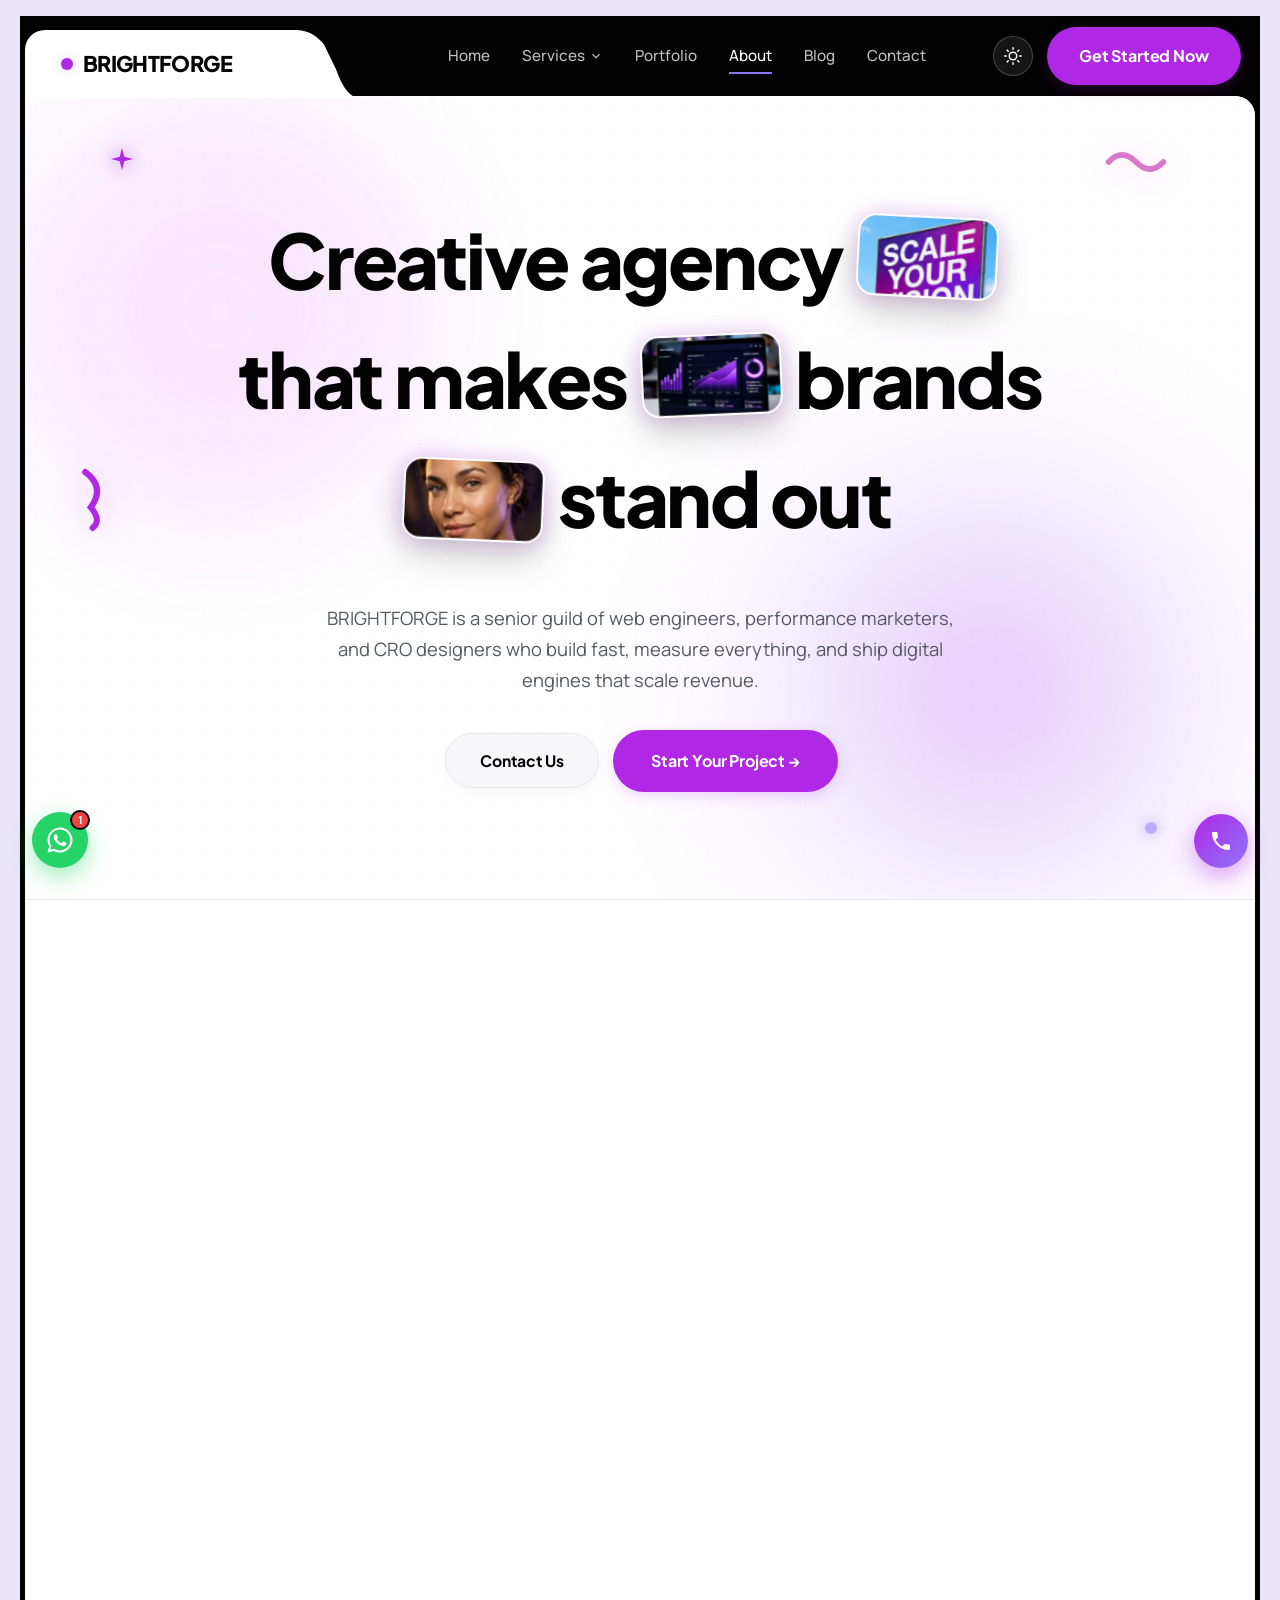
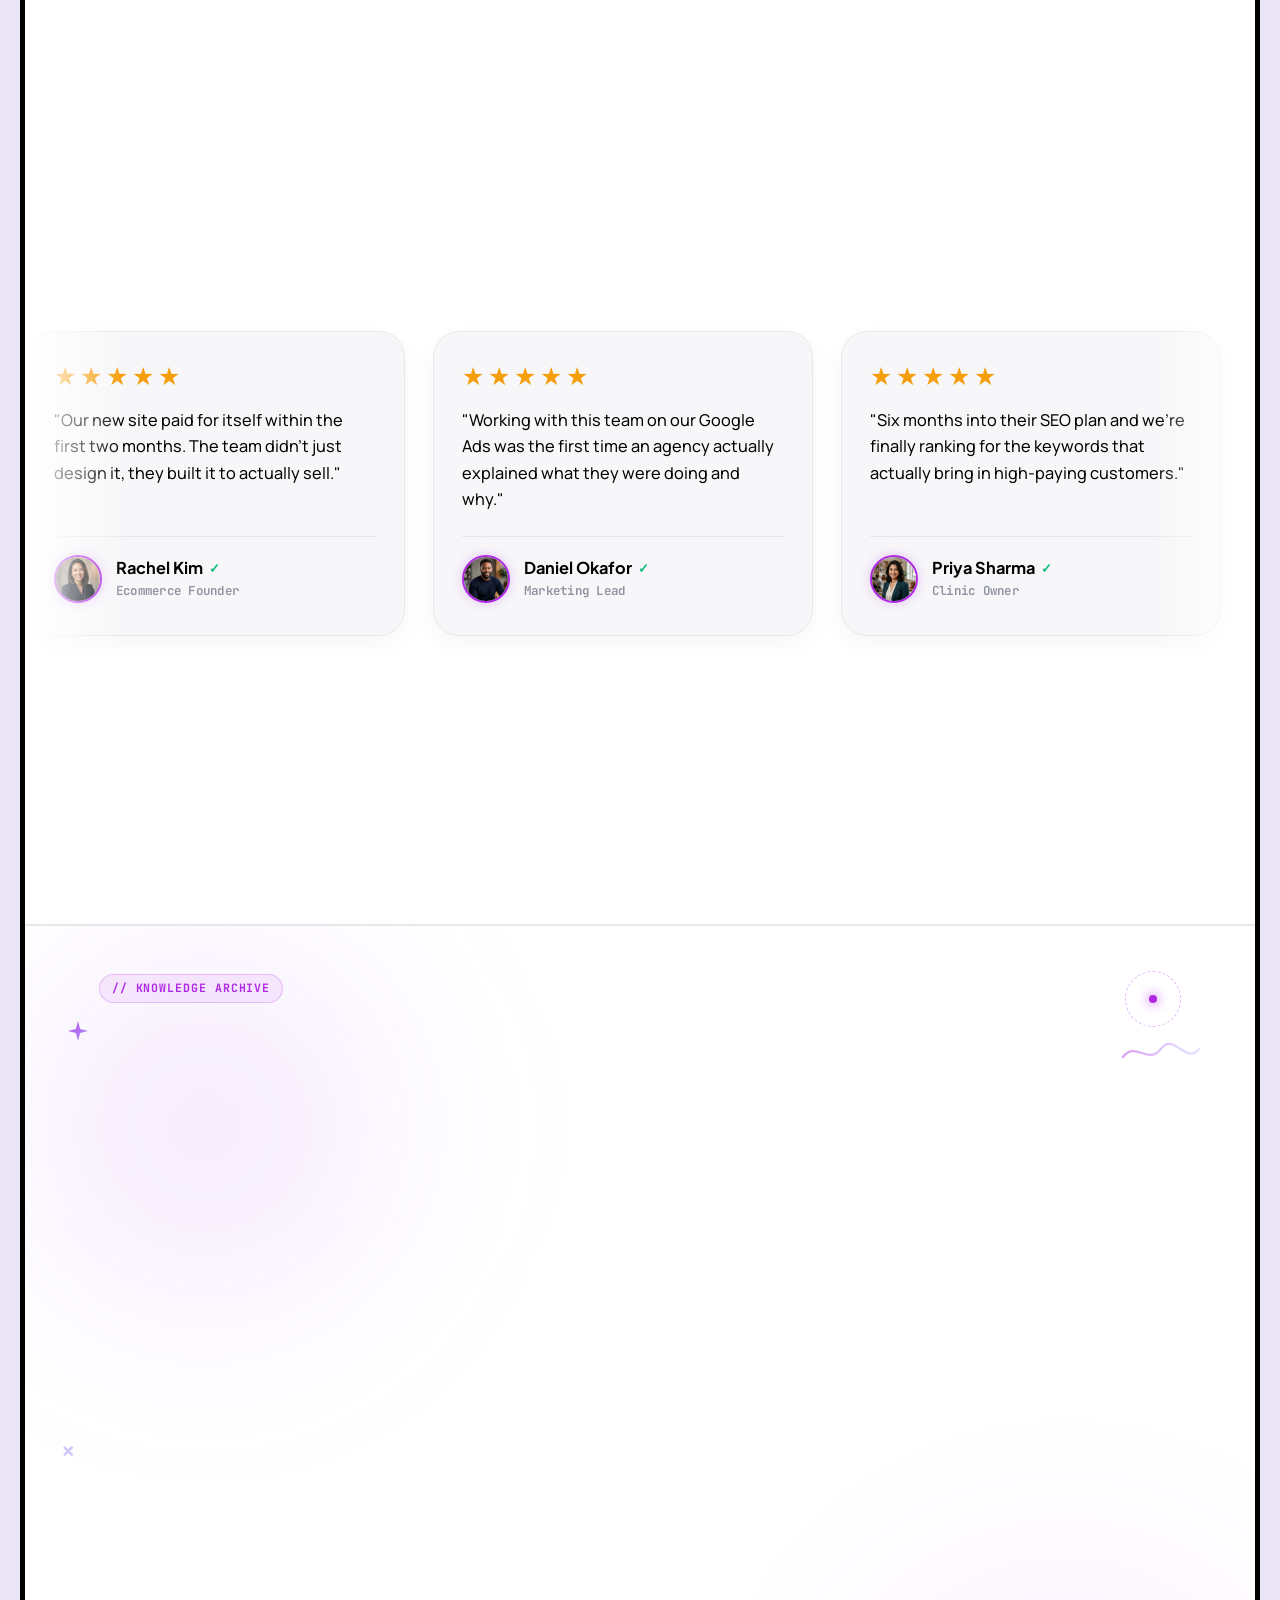
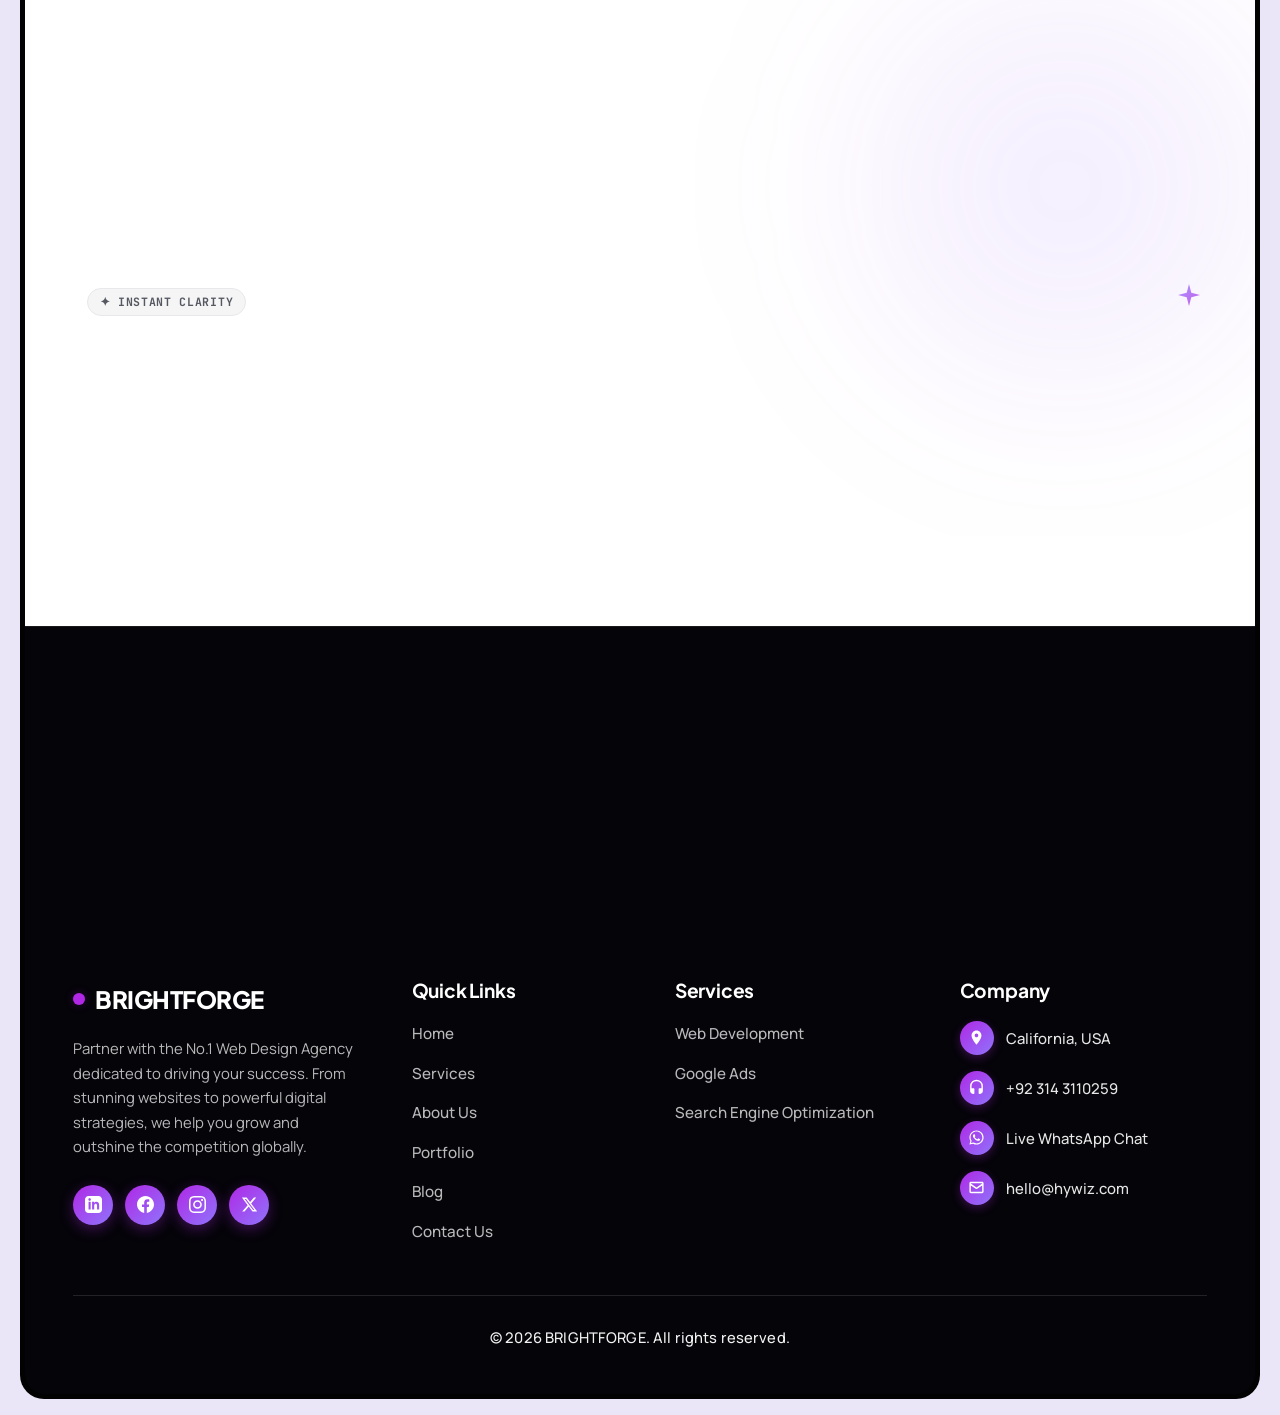
<file: about.html>
<!DOCTYPE html>
<html lang="en" data-theme="light">
<head>
  <meta charset="UTF-8">
  <meta name="viewport" content="width=device-width, initial-scale=1.0">
  <title>About Us | BRIGHTFORGE Digital Agency</title>
  <meta name="description" content="BRIGHTFORGE is a senior guild of web engineers, performance marketers, and CRO designers building high-converting digital engines.">
  
  <!-- Modular Stylesheets -->
  <link rel="stylesheet" href="css/global.css">
  <link rel="stylesheet" href="css/header-footer.css">
  <link rel="stylesheet" href="css/about.css">
</head>
<body>

  <!-- Main Boxed Outer Wrapper -->
  <div class="site-boxed-wrapper">

    <!-- Header / Navigation -->
    <header class="site-header" id="top">
      <div class="header-top-bar">
        <div class="brand-tab-unit">
          <div class="brand-tab-body">
            <a href="index.html" class="brand-logo" aria-label="BRIGHTFORGE Home">
              <span class="brand-aperture-dot" aria-hidden="true"></span>BRIGHTFORGE
            </a>
          </div>
          <div class="brand-tab-slope" aria-hidden="true">
            <svg viewBox="0 0 80 66" preserveAspectRatio="none" xmlns="http://www.w3.org/2000/svg">
              <path d="M 0,0 L 16,0 Q 32,0 44,14 L 56,38 Q 66,66 80,66 L 0,66 Z" fill="currentColor"/>
            </svg>
          </div>
        </div>

        <nav class="nav-desktop" aria-label="Main Navigation">
          <a href="index.html" class="nav-link">Home</a>
          <div class="nav-item-dropdown">
            <a href="services.html" class="nav-link">Services <svg class="nav-dropdown-arrow" viewBox="0 0 24 24" width="14" height="14" fill="none" stroke="currentColor" stroke-width="2"><polyline points="6 9 12 15 18 9"></polyline></svg></a>
            <div class="nav-dropdown-menu">
              <a href="service-web-development.html" class="nav-dropdown-item">Web Development</a>
              <a href="service-google-ads.html" class="nav-dropdown-item">Google Ads</a>
              <a href="service-seo.html" class="nav-dropdown-item">Search Engine Optimization (SEO)</a>
            </div>
          </div>
          <a href="portfolio.html" class="nav-link">Portfolio</a>
          <a href="about.html" class="nav-link active">About</a>
          <a href="blog.html" class="nav-link">Blog</a>
          <a href="contact.html" class="nav-link">Contact</a>
        </nav>

        <div class="header-actions">
          <button class="theme-toggle-btn" id="theme-toggle" aria-label="Switch to dark theme" title="Switch to dark mode">
            <svg class="theme-icon-sun" viewBox="0 0 24 24" fill="none" stroke="currentColor" stroke-width="2" stroke-linecap="round" stroke-linejoin="round">
              <circle cx="12" cy="12" r="5"></circle>
              <line x1="12" y1="1" x2="12" y2="3"></line>
              <line x1="12" y1="21" x2="12" y2="23"></line>
              <line x1="4.22" y1="4.22" x2="5.64" y2="5.64"></line>
              <line x1="18.36" y1="18.36" x2="19.78" y2="19.78"></line>
              <line x1="1" y1="12" x2="3" y2="12"></line>
              <line x1="21" y1="12" x2="23" y2="12"></line>
              <line x1="4.22" y1="19.78" x2="5.64" y2="18.36"></line>
              <line x1="18.36" y1="5.64" x2="19.78" y2="4.22"></line>
            </svg>
            <svg class="theme-icon-moon" viewBox="0 0 24 24" fill="none" stroke="currentColor" stroke-width="2" stroke-linecap="round" stroke-linejoin="round">
              <path d="M21 12.79A9 9 0 1 1 11.21 3 7 7 0 0 0 21 12.79z"></path>
            </svg>
          </button>

          <a href="contact.html" class="btn-header-cta">Get Started Now</a>

          <button class="hamburger-btn" aria-label="Toggle Mobile Menu">
            <span class="hamburger-line"></span>
            <span class="hamburger-line"></span>
            <span class="hamburger-line"></span>
          </button>
        </div>
      </div>
    </header>

    <!-- Mobile Drawer -->
    <div class="mobile-nav-drawer" aria-label="Mobile Navigation">
      <div class="mobile-nav-links">
        <a href="index.html" class="mobile-nav-link">Home</a>
        <div class="mobile-nav-group">
          <a href="services.html" class="mobile-nav-link">Services</a>
          <div class="mobile-sub-links">
            <a href="service-web-development.html" class="mobile-sub-link">Web Development</a>
            <a href="service-google-ads.html" class="mobile-sub-link">Google Ads</a>
            <a href="service-seo.html" class="mobile-sub-link">Search Engine Optimization</a>
          </div>
        </div>
        <a href="portfolio.html" class="mobile-nav-link">Portfolio</a>
        <a href="about.html" class="mobile-nav-link">About</a>
        <a href="blog.html" class="mobile-nav-link">Blog</a>
        <a href="contact.html" class="mobile-nav-link">Contact</a>
      </div>
      <div class="mobile-nav-footer">
        <a href="contact.html" class="btn btn-primary" style="width:100%;">Get Started Now</a>
      </div>
    </div>

    <main class="main-content-canvas">

      <!-- ====================================================================
           1. Bespoke Editorial Hero Section (Matching Reference Design)
           ==================================================================== -->
      <section class="about-hero-section">
        <!-- Spray Paint & Atmospheric Glow Background Accents -->
        <div class="about-spray-mist-left" aria-hidden="true"></div>
        <div class="about-spray-mist-right" aria-hidden="true"></div>
        <div class="about-spray-texture" aria-hidden="true"></div>

        <!-- Minimalist Floating Vector Accents (Clean & Subtle) -->
        <div class="about-floating-bg" aria-hidden="true">
          <!-- 1. Top-Left: Delicate Sparkle Star (Purple) -->
          <svg class="about-floating-accent about-sparkle-tl" viewBox="0 0 24 24" fill="var(--primary)">
            <path d="M12 0L14.5 9.5L24 12L14.5 14.5L12 24L9.5 14.5L0 12L9.5 9.5L12 0Z"/>
          </svg>

          <!-- 2. Top-Right: Smooth Rose Wavy Ribbon -->
          <svg class="about-floating-accent about-ribbon-tr" viewBox="0 0 70 38" fill="none">
            <path d="M 6,19 Q 20,4 35,19 T 64,19" stroke="#D878C8" stroke-width="6" stroke-linecap="round"/>
          </svg>

          <!-- 3. Mid-Left: Smooth Purple Curly Ribbon Stroke -->
          <svg class="about-floating-accent about-curl-ml" viewBox="0 0 45 70" fill="none">
            <path d="M 12,6 Q 34,22 18,44 Q 30,58 20,66" stroke="var(--primary)" stroke-width="6.5" stroke-linecap="round"/>
          </svg>

          <!-- 4. Bottom-Right: Soft Glowing Lilac Dot Orb -->
          <div class="about-floating-accent about-dot-br"></div>
        </div>

        <div class="container">
          <div class="about-hero-center-box reveal reveal-up">

            <!-- Editorial Headline with Embedded Tilted Visual Cards -->
            <h1 class="about-editorial-headline">
              <span class="about-headline-line">
                Creative agency
                <span class="hero-inline-card card-billboard" title="Billboard & Performance Media Showcase">
                  <img src="img/about_hero_billboard.jpg" alt="Creative Campaign Showcase Billboard" class="hero-inline-card-img" loading="eager">
                </span>
              </span>
              <span class="about-headline-line">
                that makes
                <span class="hero-inline-card card-laptop" title="High-Speed Web Platform">
                  <img src="img/about_hero_laptop.jpg" alt="Web Engineering Dashboard Mockup" class="hero-inline-card-img" loading="eager">
                </span>
                brands
              </span>
              <span class="about-headline-line">
                <span class="hero-inline-card card-portrait" title="Senior Engineering & Design Craft">
                  <img src="img/about_hero_portrait.jpg" alt="Creative Director Craft Portrait" class="hero-inline-card-img" loading="eager">
                </span>
                stand out
              </span>
            </h1>

            <!-- Lead Copywriting -->
            <p class="about-hero-sub-text">
              BRIGHTFORGE is a senior guild of web engineers, performance marketers, and CRO designers who build fast, measure everything, and ship digital engines that scale revenue.
            </p>

            <!-- Dual Pill Action Buttons (Matching Reference) -->
            <div class="about-hero-btn-group">
              <a href="contact.html" class="btn-pill-outline">Contact Us</a>
              <a href="contact.html" class="btn btn-primary" style="min-height: 50px; padding: 14px 34px;">Start Your Project &rarr;</a>
            </div>

          </div>
        </div>
      </section>

      <!-- ====================================================================
           2. Central Core Approach Diagram System (Matching Reference Design)
           ==================================================================== -->
      <section class="approach-diagram-section" id="philosophy">
        <div class="container">
          
          <!-- Section Header -->
          <div class="section-header section-header-center reveal reveal-up">
            <span class="section-tag-pill"><span class="pill-sparkle">✦</span> OUR APPROACH <span class="pill-sparkle">✦</span></span>
            <h2 class="section-title">We Build Websites That Drive <span class="highlight-purple-text">Real Business Growth</span></h2>
            <p class="section-subhead">We combine strategy, design, and technology to create digital experiences that not only look amazing but deliver measurable results.</p>
          </div>

          <!-- Central Core Orbital Diagram System -->
          <div class="approach-diagram-hub reveal reveal-up">
            
            <!-- Left Side Cards: 01 Strategy First & 02 Pixel Perfect Design -->
            <div class="diagram-col diagram-col-left">
              
              <!-- Card 01 -->
              <div class="diagram-feature-card card-left card-top">
                <div class="diagram-card-text">
                  <span class="diagram-step-tag">01 / STRATEGY FIRST</span>
                  <h3 class="diagram-step-title">Strategy That Sets You Apart</h3>
                  <p class="diagram-step-desc">We dive deep into your business goals, audience, and market to craft winning digital strategies.</p>
                </div>
                <div class="diagram-icon-badge" aria-hidden="true">
                  <!-- Target / Bullseye Icon -->
                  <svg viewBox="0 0 24 24" fill="none" stroke="currentColor" stroke-width="2" stroke-linecap="round" stroke-linejoin="round">
                    <circle cx="12" cy="12" r="10"></circle>
                    <circle cx="12" cy="12" r="6"></circle>
                    <circle cx="12" cy="12" r="2"></circle>
                  </svg>
                </div>
                <div class="diagram-connector connector-left-top" aria-hidden="true">
                  <span class="diagram-connector-line"></span>
                  <span class="diagram-connector-node"></span>
                </div>
              </div>

              <!-- Card 02 -->
              <div class="diagram-feature-card card-left card-bottom">
                <div class="diagram-card-text">
                  <span class="diagram-step-tag">02 / PIXEL PERFECT DESIGN</span>
                  <h3 class="diagram-step-title">Designs That Create Impact</h3>
                  <p class="diagram-step-desc">Our creative team builds modern, user-focused designs that elevate your brand and engage users.</p>
                </div>
                <div class="diagram-icon-badge" aria-hidden="true">
                  <!-- Edit / Pencil Icon -->
                  <svg viewBox="0 0 24 24" fill="none" stroke="currentColor" stroke-width="2" stroke-linecap="round" stroke-linejoin="round">
                    <path d="M12 20h9"></path>
                    <path d="M16.5 3.5a2.121 2.121 0 0 1 3 3L7 19l-4 1 1-4L16.5 3.5z"></path>
                  </svg>
                </div>
                <div class="diagram-connector connector-left-bottom" aria-hidden="true">
                  <span class="diagram-connector-line"></span>
                  <span class="diagram-connector-node"></span>
                </div>
              </div>

            </div>

            <!-- Central Orbital Emblem & Concentric Wave Rings -->
            <div class="diagram-center-hub" aria-hidden="true">
              <div class="diagram-orbit-ring ring-outer"></div>
              <div class="diagram-orbit-ring ring-mid"></div>
              <div class="diagram-orbit-ring ring-inner"></div>
              
              <!-- Center Core Logo Mark -->
              <div class="diagram-core-badge">
                <svg viewBox="0 0 48 48" fill="none" class="diagram-core-svg">
                  <path d="M10 16L18 36L24 22L30 36L38 16" stroke="url(#coreGrad)" stroke-width="5" stroke-linecap="round" stroke-linejoin="round"/>
                  <defs>
                    <linearGradient id="coreGrad" x1="10" y1="16" x2="38" y2="36" gradientUnits="userSpaceOnUse">
                      <stop stop-color="#B028E6" />
                      <stop offset="1" stop-color="#8F74FB" />
                    </linearGradient>
                  </defs>
                </svg>
              </div>
            </div>

            <!-- Right Side Cards: 03 Clean Development & 04 Results That Matter -->
            <div class="diagram-col diagram-col-right">
              
              <!-- Card 03 -->
              <div class="diagram-feature-card card-right card-top">
                <div class="diagram-connector connector-right-top" aria-hidden="true">
                  <span class="diagram-connector-node"></span>
                  <span class="diagram-connector-line"></span>
                </div>
                <div class="diagram-icon-badge" aria-hidden="true">
                  <!-- Code Brackets Icon -->
                  <svg viewBox="0 0 24 24" fill="none" stroke="currentColor" stroke-width="2" stroke-linecap="round" stroke-linejoin="round">
                    <polyline points="16 18 22 12 16 6"></polyline>
                    <polyline points="8 6 2 12 8 18"></polyline>
                  </svg>
                </div>
                <div class="diagram-card-text">
                  <span class="diagram-step-tag">03 / CLEAN DEVELOPMENT</span>
                  <h3 class="diagram-step-title">Clean Code. Powerful Performance</h3>
                  <p class="diagram-step-desc">We build fast, secure, and scalable websites using the latest technologies and industry best practices.</p>
                </div>
              </div>

              <!-- Card 04 -->
              <div class="diagram-feature-card card-right card-bottom">
                <div class="diagram-connector connector-right-bottom" aria-hidden="true">
                  <span class="diagram-connector-node"></span>
                  <span class="diagram-connector-line"></span>
                </div>
                <div class="diagram-icon-badge" aria-hidden="true">
                  <!-- Trending / Growth Chart Icon -->
                  <svg viewBox="0 0 24 24" fill="none" stroke="currentColor" stroke-width="2" stroke-linecap="round" stroke-linejoin="round">
                    <polyline points="23 6 13.5 15.5 8.5 10.5 1 18"></polyline>
                    <polyline points="17 6 23 6 23 12"></polyline>
                  </svg>
                </div>
                <div class="diagram-card-text">
                  <span class="diagram-step-tag">04 / RESULTS THAT MATTER</span>
                  <h3 class="diagram-step-title">Results That Drive Growth</h3>
                  <p class="diagram-step-desc">Every website we build is optimized to generate leads, increase conversions, and maximize ROI.</p>
                </div>
              </div>

            </div>

          </div>

          <!-- Bottom Unified Stats Card Bar (Matching Reference) -->
          <div class="diagram-stats-bar reveal reveal-up">
            
            <!-- Stat 1: 10+ Years -->
            <div class="diagram-stat-item">
              <div class="diagram-stat-icon-wrap" aria-hidden="true">
                <svg viewBox="0 0 24 24" fill="currentColor" width="22" height="22">
                  <polygon points="12 2 15.09 8.26 22 9.27 17 14.14 18.18 21.02 12 17.77 5.82 21.02 7 14.14 2 9.27 8.91 8.26 12 2"></polygon>
                </svg>
              </div>
              <div class="diagram-stat-info">
                <span class="diagram-stat-number">10+</span>
                <span class="diagram-stat-label">Years of Experience</span>
              </div>
            </div>

            <div class="diagram-stat-divider" aria-hidden="true"></div>

            <!-- Stat 2: 500+ Projects -->
            <div class="diagram-stat-item">
              <div class="diagram-stat-icon-wrap" aria-hidden="true">
                <svg viewBox="0 0 24 24" fill="none" stroke="currentColor" stroke-width="2" stroke-linecap="round" stroke-linejoin="round" width="22" height="22">
                  <path d="M4.5 16.5c-1.5 1.26-2 5-2 5s3.74-.5 5-2c.71-.84.7-2.13-.09-2.91a2.18 2.18 0 0 0-2.91-.09z"></path>
                  <path d="m12 15-3-3a22 22 0 0 1 2-3.95A12.88 12.88 0 0 1 22 2c0 2.72-.78 7.5-6 11a22.35 22.35 0 0 1-4 2z"></path>
                  <path d="M9 12H4s.55-3.03 2-4c1.62-1.08 5 0 5 0"></path>
                  <path d="M12 15v5s3.03-.55 4-2c1.08-1.62 0-5 0-5"></path>
                </svg>
              </div>
              <div class="diagram-stat-info">
                <span class="diagram-stat-number">500+</span>
                <span class="diagram-stat-label">Projects Delivered</span>
              </div>
            </div>

            <div class="diagram-stat-divider" aria-hidden="true"></div>

            <!-- Stat 3: 98% Satisfaction -->
            <div class="diagram-stat-item">
              <div class="diagram-stat-icon-wrap" aria-hidden="true">
                <svg viewBox="0 0 24 24" fill="none" stroke="currentColor" stroke-width="2" stroke-linecap="round" stroke-linejoin="round" width="22" height="22">
                  <path d="M17 21v-2a4 4 0 0 0-4-4H5a4 4 0 0 0-4 4v2"></path>
                  <circle cx="9" cy="7" r="4"></circle>
                  <path d="M23 21v-2a4 4 0 0 0-3-3.87"></path>
                  <path d="M16 3.13a4 4 0 0 1 0 7.75"></path>
                </svg>
              </div>
              <div class="diagram-stat-info">
                <span class="diagram-stat-number">98%</span>
                <span class="diagram-stat-label">Client Satisfaction</span>
              </div>
            </div>

            <div class="diagram-stat-divider" aria-hidden="true"></div>

            <!-- Stat 4: 30+ Countries -->
            <div class="diagram-stat-item">
              <div class="diagram-stat-icon-wrap" aria-hidden="true">
                <svg viewBox="0 0 24 24" fill="none" stroke="currentColor" stroke-width="2" stroke-linecap="round" stroke-linejoin="round" width="22" height="22">
                  <circle cx="12" cy="12" r="10"></circle>
                  <line x1="2" y1="12" x2="22" y2="12"></line>
                  <path d="M12 2a15.3 15.3 0 0 1 4 10 15.3 15.3 0 0 1-4 10 15.3 15.3 0 0 1-4-10 15.3 15.3 0 0 1 4-10z"></path>
                </svg>
              </div>
              <div class="diagram-stat-info">
                <span class="diagram-stat-number">30+</span>
                <span class="diagram-stat-label">Countries Served</span>
              </div>
            </div>

          </div>

        </div>
      </section>

      <!-- ====================================================================
           3. Solutions For Every Scale Bento Grid (Matching 2nd Reference Image)
           ==================================================================== -->
      <section class="solutions-bento-section" id="solutions">
        <div class="container">
          
          <!-- Section Header -->
          <div class="section-header section-header-center reveal reveal-up">
            <span class="section-tag-pill"><span class="pill-sparkle">✦</span> FULL-FUNNEL SOLUTIONS <span class="pill-sparkle">✦</span></span>
            <h2 class="section-title">Solutions for Every Scale</h2>
            <p class="section-subhead">Discover tailored digital engineering and growth strategies designed to elevate your brand, capture high-intent traffic, and maximize ROI.</p>
          </div>

          <!-- Solutions 5-Card Bento Grid (1 Tall Hero Image Card + 4 Grid Cards) -->
          <div class="solutions-bento-grid reveal reveal-up">
            
            <!-- Left Featured Hero Card (Spans 2 Rows Tall) -->
            <div class="solutions-featured-card">
              <img src="img/about_solutions_hero.jpg" alt="Bespoke Full-Stack Web Engineering and Architecture" class="solutions-featured-img" loading="lazy">
              
              <!-- Top Header Row -->
              <div class="solutions-featured-top">
                <span class="solutions-featured-badge">✦ Web Engineering</span>
                <a href="service-web-development.html" class="solutions-featured-btn" aria-label="Explore Web Development">
                  <span>&#8599;</span>
                </a>
              </div>

              <!-- Bottom Content Overlay -->
              <div class="solutions-featured-overlay">
                <h3 class="solutions-featured-title">Full-Stack Digital Platforms</h3>
                <p class="solutions-featured-desc">
                  We architect bespoke, high-conversion websites with clean semantic code, sub-second load times, and custom visual identity.
                </p>
              </div>
            </div>

            <!-- 4 Grid Cards (2x2 Layout) -->
            <div class="solutions-cards-grid">
              
              <!-- Card 1: Google Ads -->
              <div class="solutions-mini-card">
                <div class="solutions-mini-icon-wrap" aria-hidden="true">
                  <svg viewBox="0 0 24 24" fill="none" stroke="currentColor" stroke-width="2" stroke-linecap="round" stroke-linejoin="round">
                    <circle cx="12" cy="12" r="10"></circle>
                    <circle cx="12" cy="12" r="6"></circle>
                    <circle cx="12" cy="12" r="2"></circle>
                  </svg>
                </div>
                <div class="solutions-mini-body">
                  <h4 class="solutions-mini-title">High-ROAS Google Ads</h4>
                  <p class="solutions-mini-desc">
                    Multi-intent search campaigns, smart bidding, and real-time conversion tracking built to maximize ROAS.
                  </p>
                </div>
                <div class="solutions-mini-footer">
                  <a href="service-google-ads.html" class="solutions-card-link">
                    <span>Learn more</span>
                    <span class="solutions-link-arrow">&#8599;</span>
                  </a>
                </div>
              </div>

              <!-- Card 2: Technical SEO -->
              <div class="solutions-mini-card">
                <div class="solutions-mini-icon-wrap" aria-hidden="true">
                  <svg viewBox="0 0 24 24" fill="none" stroke="currentColor" stroke-width="2" stroke-linecap="round" stroke-linejoin="round">
                    <circle cx="11" cy="11" r="8"></circle>
                    <line x1="21" y1="21" x2="16.65" y2="16.65"></line>
                  </svg>
                </div>
                <div class="solutions-mini-body">
                  <h4 class="solutions-mini-title">Technical &amp; Authority SEO</h4>
                  <p class="solutions-mini-desc">
                    Algorithmic optimization, keyword entity clustering, and Core Web Vitals to capture top rankings.
                  </p>
                </div>
                <div class="solutions-mini-footer">
                  <a href="service-seo.html" class="solutions-card-link">
                    <span>Learn more</span>
                    <span class="solutions-link-arrow">&#8599;</span>
                  </a>
                </div>
              </div>

              <!-- Card 3: CRO Strategy -->
              <div class="solutions-mini-card">
                <div class="solutions-mini-icon-wrap" aria-hidden="true">
                  <svg viewBox="0 0 24 24" fill="none" stroke="currentColor" stroke-width="2" stroke-linecap="round" stroke-linejoin="round">
                    <polygon points="13 2 3 14 12 14 11 22 21 10 12 10 13 2"></polygon>
                  </svg>
                </div>
                <div class="solutions-mini-body">
                  <h4 class="solutions-mini-title">Conversion Rate Optimization</h4>
                  <p class="solutions-mini-desc">
                    Behavioral user journey mapping, continuous A/B testing, and checkout funnels engineered to convert visitors.
                  </p>
                </div>
                <div class="solutions-mini-footer">
                  <a href="services.html" class="solutions-card-link">
                    <span>Learn more</span>
                    <span class="solutions-link-arrow">&#8599;</span>
                  </a>
                </div>
              </div>

              <!-- Card 4: E-Commerce Architecture -->
              <div class="solutions-mini-card">
                <div class="solutions-mini-icon-wrap" aria-hidden="true">
                  <svg viewBox="0 0 24 24" fill="none" stroke="currentColor" stroke-width="2" stroke-linecap="round" stroke-linejoin="round">
                    <path d="M6 2L3 6v14a2 2 0 0 0 2 2h14a2 2 0 0 0 2-2V6l-3-4z"></path>
                    <line x1="3" y1="6" x2="21" y2="6"></line>
                    <path d="M16 10a4 4 0 0 1-8 0"></path>
                  </svg>
                </div>
                <div class="solutions-mini-body">
                  <h4 class="solutions-mini-title">Headless E-Commerce</h4>
                  <p class="solutions-mini-desc">
                    Modern decoupled storefronts, instant global edge caching, and scalable payment integrations.
                  </p>
                </div>
                <div class="solutions-mini-footer">
                  <a href="service-web-development.html" class="solutions-card-link">
                    <span>Learn more</span>
                    <span class="solutions-link-arrow">&#8599;</span>
                  </a>
                </div>
              </div>

            </div>

          </div>

        </div>
      </section>

      <!-- ====================================================================
           4. Business Approach & Interactive Discipline Showcase (Matching Reference)
           ==================================================================== -->
      <section class="approach-section">
        <div class="container">
          <div class="approach-grid">
            
            <!-- Left Narrative Column -->
            <div class="approach-left-col reveal reveal-left">
              <div class="approach-tag-pill">
                <span class="approach-tag-icon">&#128188;</span>
                <span>Business Approach</span>
              </div>

              <h2 class="approach-main-title">
                How We Take Your Business To The Next Level
              </h2>

              <p class="approach-lead-text">
                We are a digital marketing and web engineering agency with senior expertise, on a mission to help you scale your business.
              </p>

              <a href="services.html" class="btn btn-primary">
                View All Services <span class="cta-arrow">&rarr;</span>
              </a>
            </div>

            <!-- Right Interactive Accordion Showcase -->
            <div class="approach-accordion reveal reveal-right" id="approachAccordion">
              
              <!-- Item 1: Websites (Active by default) -->
              <div class="approach-item active">
                <button class="approach-header" aria-expanded="true">
                  <h3 class="approach-title">Websites</h3>
                  <span class="approach-chevron" aria-hidden="true">
                    <svg viewBox="0 0 24 24" fill="none" stroke="currentColor" stroke-width="2.5" stroke-linecap="round" stroke-linejoin="round"><polyline points="6 9 12 15 18 9"></polyline></svg>
                  </span>
                </button>
                <div class="approach-body">
                  <div class="approach-content-wrap">
                    <p class="approach-desc">
                      We develop custom, sub-second web solutions optimized for small to large enterprises with bespoke speed and conversion requirements.
                    </p>
                    <div class="approach-visual-card">
                      <img src="img/about_hero_laptop.jpg" alt="Web Development &amp; High Speed Architecture" class="approach-visual-img" loading="lazy">
                      <span class="approach-badge-pill">Responsive</span>
                    </div>
                  </div>
                </div>
              </div>

              <!-- Item 2: Google Ads -->
              <div class="approach-item">
                <button class="approach-header" aria-expanded="false">
                  <h3 class="approach-title">Google Ads</h3>
                  <span class="approach-chevron" aria-hidden="true">
                    <svg viewBox="0 0 24 24" fill="none" stroke="currentColor" stroke-width="2.5" stroke-linecap="round" stroke-linejoin="round"><polyline points="6 9 12 15 18 9"></polyline></svg>
                  </span>
                </button>
                <div class="approach-body">
                  <div class="approach-content-wrap">
                    <p class="approach-desc">
                      Full-funnel search and Performance Max ad campaigns engineered around verified return on ad spend and low acquisition costs.
                    </p>
                    <div class="approach-visual-card">
                      <img src="img/modgelifestyle.jpg" alt="Google Ads &amp; High ROAS Scaling" class="approach-visual-img" loading="lazy">
                      <span class="approach-badge-pill">High ROAS</span>
                    </div>
                  </div>
                </div>
              </div>

              <!-- Item 3: SEO -->
              <div class="approach-item">
                <button class="approach-header" aria-expanded="false">
                  <h3 class="approach-title">SEO</h3>
                  <span class="approach-chevron" aria-hidden="true">
                    <svg viewBox="0 0 24 24" fill="none" stroke="currentColor" stroke-width="2.5" stroke-linecap="round" stroke-linejoin="round"><polyline points="6 9 12 15 18 9"></polyline></svg>
                  </span>
                </button>
                <div class="approach-body">
                  <div class="approach-content-wrap">
                    <p class="approach-desc">
                      Algorithmic technical SEO, Core Web Vitals optimization, and keyword entity clustering to capture permanent top search rankings.
                    </p>
                    <div class="approach-visual-card">
                      <img src="img/DigiUpLiftSolutions.jpg" alt="Technical SEO &amp; Organic Domination" class="approach-visual-img" loading="lazy">
                      <span class="approach-badge-pill">#1 Ranking</span>
                    </div>
                  </div>
                </div>
              </div>

              <!-- Item 4: CRO & Scaling -->
              <div class="approach-item">
                <button class="approach-header" aria-expanded="false">
                  <h3 class="approach-title">CRO &amp; Scaling</h3>
                  <span class="approach-chevron" aria-hidden="true">
                    <svg viewBox="0 0 24 24" fill="none" stroke="currentColor" stroke-width="2.5" stroke-linecap="round" stroke-linejoin="round"><polyline points="6 9 12 15 18 9"></polyline></svg>
                  </span>
                </button>
                <div class="approach-body">
                  <div class="approach-content-wrap">
                    <p class="approach-desc">
                      Behavioral user journey mapping, continuous A/B testing, and checkout optimization to maximize conversion velocity.
                    </p>
                    <div class="approach-visual-card">
                      <img src="img/PitchBob.jpg" alt="Conversion Rate Optimization" class="approach-visual-img" loading="lazy">
                      <span class="approach-badge-pill">+210% Lift</span>
                    </div>
                  </div>
                </div>
              </div>

            </div>

          </div>
        </div>
      </section>


      <!-- ====================================================================
           6. Studio Process & Interactive Showcase (Matching Reference Design)
           ==================================================================== -->
      <section class="culture-section" id="process">
        <div class="container">
          
          <!-- Split Header: Left Title + Right Text & CTA (Matching Site Standards) -->
          <div class="culture-split-header reveal reveal-up">
            <div class="culture-header-left">
              <span class="section-tag-pill"><span class="pill-sparkle">✦</span> SIMPLE PROCESS <span class="pill-sparkle">✦</span></span>
              <h2 class="culture-main-title">
                Understand The Business Process
              </h2>
            </div>

            <div class="culture-header-right">
              <p class="culture-top-subtext">
                We strive to develop real-world web solutions that are ideal for small to large projects with bespoke project requirements.
              </p>
              <a href="portfolio.html" class="btn btn-primary">
                More Projects <span class="cta-arrow">&rarr;</span>
              </a>
            </div>
          </div>

          <!-- Interactive Showcase Carousel with Inset Cutout Notch (Matching Reference) -->
          <div class="culture-showcase-container reveal reveal-up">
            <div class="culture-showcase-track" id="cultureShowcaseTrack">
              
              <!-- Left Peek Slide -->
              <div class="culture-slide culture-slide-prev" id="cultureSlidePrev">
                <img src="img/about_culture_dev.jpg" alt="Focused software engineering workstation" class="culture-slide-img" id="culturePrevImg" loading="lazy">
              </div>

              <!-- Center Prominent Active Slide with Inset Cutout Corner Notch -->
              <div class="culture-slide culture-slide-active" id="cultureSlideActive">
                <div class="culture-slide-inner">
                  <img src="img/about_culture_discussion.jpg" alt="Discussion of the idea and sprint kickoff" class="culture-slide-img" id="cultureActiveImg" loading="lazy">
                  
                  <div class="culture-slide-overlay">
                    <h3 class="culture-slide-title" id="cultureActiveTitle">Discussion of the idea</h3>
                  </div>

                  <!-- Inset Cutout Corner Notch with Inverted Smooth Curves (Matching 1st Reference Image) -->
                  <div class="culture-card-notch">
                    <p class="culture-notch-caption" id="cultureBottomCaption">
                      We strive to develop real-world web solutions that are ideal for small to large projects with bespoke
                    </p>
                  </div>
                </div>

                <!-- Navigation Arrow Buttons on Center Card Boundaries -->
                <button class="culture-nav-btn culture-nav-prev" id="cultureNavPrev" aria-label="Previous slide" title="Previous Slide">
                  <svg viewBox="0 0 24 24" fill="none" stroke="currentColor" stroke-width="2.5" stroke-linecap="round" stroke-linejoin="round"><polyline points="15 18 9 12 15 6"></polyline></svg>
                </button>
                
                <button class="culture-nav-btn culture-nav-next" id="cultureNavNext" aria-label="Next slide" title="Next Slide">
                  <svg viewBox="0 0 24 24" fill="none" stroke="currentColor" stroke-width="2.5" stroke-linecap="round" stroke-linejoin="round"><polyline points="9 18 15 12 9 6"></polyline></svg>
                </button>
              </div>

              <!-- Right Peek Slide -->
              <div class="culture-slide culture-slide-next" id="cultureSlideNext">
                <img src="img/about_culture_studio.jpg" alt="Modern studio evening workspace view" class="culture-slide-img" id="cultureNextImg" loading="lazy">
              </div>

            </div>
          </div>

        </div>
      </section>

      <!-- ====================================================================
           7. Testimonials & Client Feedback Section (1-Row Infinite Loop Carousel)
           ==================================================================== -->
      <section class="testimonials-section section-spacer" id="testimonials">
        <div class="container">
          
          <!-- Section Header -->
          <div class="section-header section-header-center reveal reveal-up">
            <span class="section-tag-pill"><span class="pill-sparkle">✦</span> CLIENT STORIES <span class="pill-sparkle">✦</span></span>
            <h2 class="section-title">What Our Clients Say</h2>
            <p class="section-subhead">Real feedback and verified growth metrics from ambitious businesses scaling with Brightforge.</p>
          </div>

        </div>

        <!-- 1-Row Smooth Infinite Loop Carousel Slider -->
        <div class="testimonials-loop-container">
          <div class="testimonials-loop-track">
            
            <!-- Set 1 of 6 Cards -->
            <!-- Card 1: Rachel Kim -->
            <div class="testimonial-card">
              <div class="testimonial-card-top">
                <div class="testimonial-stars">
                  <span>★</span><span>★</span><span>★</span><span>★</span><span>★</span>
                </div>
              </div>
              <p class="testimonial-quote">
                "Our new site paid for itself within the first two months. The team didn't just design it, they built it to actually sell."
              </p>
              <div class="testimonial-author-row">
                <div class="testimonial-avatar">
                  <img src="img/clients/rachel-kim.jpg" alt="Rachel Kim" loading="lazy" class="testimonial-avatar-img">
                </div>
                <div class="testimonial-author-meta">
                  <div class="testimonial-author-name">Rachel Kim <span class="verified-badge" title="Verified Client">✓</span></div>
                  <div class="testimonial-author-role">Ecommerce Founder</div>
                </div>
              </div>
            </div>

            <!-- Card 2: Daniel Okafor -->
            <div class="testimonial-card">
              <div class="testimonial-card-top">
                <div class="testimonial-stars">
                  <span>★</span><span>★</span><span>★</span><span>★</span><span>★</span>
                </div>
              </div>
              <p class="testimonial-quote">
                "Working with this team on our Google Ads was the first time an agency actually explained what they were doing and why."
              </p>
              <div class="testimonial-author-row">
                <div class="testimonial-avatar">
                  <img src="img/clients/daniel-okafor.jpg" alt="Daniel Okafor" loading="lazy" class="testimonial-avatar-img">
                </div>
                <div class="testimonial-author-meta">
                  <div class="testimonial-author-name">Daniel Okafor <span class="verified-badge" title="Verified Client">✓</span></div>
                  <div class="testimonial-author-role">Marketing Lead</div>
                </div>
              </div>
            </div>

            <!-- Card 3: Priya Sharma -->
            <div class="testimonial-card">
              <div class="testimonial-card-top">
                <div class="testimonial-stars">
                  <span>★</span><span>★</span><span>★</span><span>★</span><span>★</span>
                </div>
              </div>
              <p class="testimonial-quote">
                "Six months into their SEO plan and we're finally ranking for the keywords that actually bring in high-paying customers."
              </p>
              <div class="testimonial-author-row">
                <div class="testimonial-avatar">
                  <img src="img/clients/priya-sharma.jpg" alt="Priya Sharma" loading="lazy" class="testimonial-avatar-img">
                </div>
                <div class="testimonial-author-meta">
                  <div class="testimonial-author-name">Priya Sharma <span class="verified-badge" title="Verified Client">✓</span></div>
                  <div class="testimonial-author-role">Clinic Owner</div>
                </div>
              </div>
            </div>

            <!-- Card 4: Marcus Bell -->
            <div class="testimonial-card">
              <div class="testimonial-card-top">
                <div class="testimonial-stars">
                  <span>★</span><span>★</span><span>★</span><span>★</span><span>★</span>
                </div>
              </div>
              <p class="testimonial-quote">
                "Fast communication, clear pricing, and a site that loads instantly. Everything we hoped for and didn't get from our last agency."
              </p>
              <div class="testimonial-author-row">
                <div class="testimonial-avatar">
                  <img src="img/clients/marcus-bell.jpg" alt="Marcus Bell" loading="lazy" class="testimonial-avatar-img">
                </div>
                <div class="testimonial-author-meta">
                  <div class="testimonial-author-name">Marcus Bell <span class="verified-badge" title="Verified Client">✓</span></div>
                  <div class="testimonial-author-role">Operations Lead</div>
                </div>
              </div>
            </div>

            <!-- Card 5: Elena Rossi (Featured Hero Card) -->
            <div class="testimonial-card testimonial-card-featured">
              <div class="featured-impact-badge">★ MOST IMPACTFUL</div>
              <div class="testimonial-card-top">
                <div class="testimonial-stars">
                  <span>★</span><span>★</span><span>★</span><span>★</span><span>★</span>
                </div>
              </div>
              <p class="testimonial-quote">
                "They rebuilt our site in three weeks and it looks and runs better than the one our last developer took three months on."
              </p>
              <div class="testimonial-author-row">
                <div class="testimonial-avatar">
                  <img src="img/clients/elena-rossi.jpg" alt="Elena Rossi" loading="lazy" class="testimonial-avatar-img">
                </div>
                <div class="testimonial-author-meta">
                  <div class="testimonial-author-name">Elena Rossi <span class="verified-badge" title="Verified Client">✓</span></div>
                  <div class="testimonial-author-role">Co Founder</div>
                </div>
              </div>
            </div>

            <!-- Card 6: Tariq Hussain -->
            <div class="testimonial-card">
              <div class="testimonial-card-top">
                <div class="testimonial-stars">
                  <span>★</span><span>★</span><span>★</span><span>★</span><span>★</span>
                </div>
              </div>
              <p class="testimonial-quote">
                "Our support tickets actually get answered in minutes. That proactive communication alone made switching agencies worth it."
              </p>
              <div class="testimonial-author-row">
                <div class="testimonial-avatar">
                  <img src="img/clients/tariq-hussain.jpg" alt="Tariq Hussain" loading="lazy" class="testimonial-avatar-img">
                </div>
                <div class="testimonial-author-meta">
                  <div class="testimonial-author-name">Tariq Hussain <span class="verified-badge" title="Verified Client">✓</span></div>
                  <div class="testimonial-author-role">IT Director</div>
                </div>
              </div>
            </div>

            <!-- Set 2 (Duplicate for Seamless Continuous Loop) -->
            <!-- Duplicate Card 1: Rachel Kim -->
            <div class="testimonial-card" aria-hidden="true">
              <div class="testimonial-card-top">
                <div class="testimonial-stars">
                  <span>★</span><span>★</span><span>★</span><span>★</span><span>★</span>
                </div>
              </div>
              <p class="testimonial-quote">
                "Our new site paid for itself within the first two months. The team didn't just design it, they built it to actually sell."
              </p>
              <div class="testimonial-author-row">
                <div class="testimonial-avatar">
                  <img src="img/clients/rachel-kim.jpg" alt="Rachel Kim" loading="lazy" class="testimonial-avatar-img">
                </div>
                <div class="testimonial-author-meta">
                  <div class="testimonial-author-name">Rachel Kim <span class="verified-badge">✓</span></div>
                  <div class="testimonial-author-role">Ecommerce Founder</div>
                </div>
              </div>
            </div>

            <!-- Duplicate Card 2: Daniel Okafor -->
            <div class="testimonial-card" aria-hidden="true">
              <div class="testimonial-card-top">
                <div class="testimonial-stars">
                  <span>★</span><span>★</span><span>★</span><span>★</span><span>★</span>
                </div>
              </div>
              <p class="testimonial-quote">
                "Working with this team on our Google Ads was the first time an agency actually explained what they were doing and why."
              </p>
              <div class="testimonial-author-row">
                <div class="testimonial-avatar">
                  <img src="img/clients/daniel-okafor.jpg" alt="Daniel Okafor" loading="lazy" class="testimonial-avatar-img">
                </div>
                <div class="testimonial-author-meta">
                  <div class="testimonial-author-name">Daniel Okafor <span class="verified-badge">✓</span></div>
                  <div class="testimonial-author-role">Marketing Lead</div>
                </div>
              </div>
            </div>

            <!-- Duplicate Card 3: Priya Sharma -->
            <div class="testimonial-card" aria-hidden="true">
              <div class="testimonial-card-top">
                <div class="testimonial-stars">
                  <span>★</span><span>★</span><span>★</span><span>★</span><span>★</span>
                </div>
              </div>
              <p class="testimonial-quote">
                "Six months into their SEO plan and we're finally ranking for the keywords that actually bring in high-paying customers."
              </p>
              <div class="testimonial-author-row">
                <div class="testimonial-avatar">
                  <img src="img/clients/priya-sharma.jpg" alt="Priya Sharma" loading="lazy" class="testimonial-avatar-img">
                </div>
                <div class="testimonial-author-meta">
                  <div class="testimonial-author-name">Priya Sharma <span class="verified-badge">✓</span></div>
                  <div class="testimonial-author-role">Clinic Owner</div>
                </div>
              </div>
            </div>

            <!-- Duplicate Card 4: Marcus Bell -->
            <div class="testimonial-card" aria-hidden="true">
              <div class="testimonial-card-top">
                <div class="testimonial-stars">
                  <span>★</span><span>★</span><span>★</span><span>★</span><span>★</span>
                </div>
              </div>
              <p class="testimonial-quote">
                "Fast communication, clear pricing, and a site that loads instantly. Everything we hoped for and didn't get from our last agency."
              </p>
              <div class="testimonial-author-row">
                <div class="testimonial-avatar">
                  <img src="img/clients/marcus-bell.jpg" alt="Marcus Bell" loading="lazy" class="testimonial-avatar-img">
                </div>
                <div class="testimonial-author-meta">
                  <div class="testimonial-author-name">Marcus Bell <span class="verified-badge">✓</span></div>
                  <div class="testimonial-author-role">Operations Lead</div>
                </div>
              </div>
            </div>

            <!-- Duplicate Card 5: Elena Rossi -->
            <div class="testimonial-card testimonial-card-featured" aria-hidden="true">
              <div class="featured-impact-badge">★ MOST IMPACTFUL</div>
              <div class="testimonial-card-top">
                <div class="testimonial-stars">
                  <span>★</span><span>★</span><span>★</span><span>★</span><span>★</span>
                </div>
              </div>
              <p class="testimonial-quote">
                "They rebuilt our site in three weeks and it looks and runs better than the one our last developer took three months on."
              </p>
              <div class="testimonial-author-row">
                <div class="testimonial-avatar">
                  <img src="img/clients/elena-rossi.jpg" alt="Elena Rossi" loading="lazy" class="testimonial-avatar-img">
                </div>
                <div class="testimonial-author-meta">
                  <div class="testimonial-author-name">Elena Rossi <span class="verified-badge">✓</span></div>
                  <div class="testimonial-author-role">Co Founder</div>
                </div>
              </div>
            </div>

            <!-- Duplicate Card 6: Tariq Hussain -->
            <div class="testimonial-card" aria-hidden="true">
              <div class="testimonial-card-top">
                <div class="testimonial-stars">
                  <span>★</span><span>★</span><span>★</span><span>★</span><span>★</span>
                </div>
              </div>
              <p class="testimonial-quote">
                "Our support tickets actually get answered in minutes. That proactive communication alone made switching agencies worth it."
              </p>
              <div class="testimonial-author-row">
                <div class="testimonial-avatar">
                  <img src="img/clients/tariq-hussain.jpg" alt="Tariq Hussain" loading="lazy" class="testimonial-avatar-img">
                </div>
                <div class="testimonial-author-meta">
                  <div class="testimonial-author-name">Tariq Hussain <span class="verified-badge">✓</span></div>
                  <div class="testimonial-author-role">IT Director</div>
                </div>
              </div>
            </div>

          </div>
        </div>

        <div class="container" style="margin-top: 48px;">
          <!-- Bottom Trust Ticker Strip -->
          <div class="testimonials-bottom-trust reveal reveal-up">
            
            <div class="trust-stat-box">
              <div class="trust-stat-icon-wrap" aria-hidden="true">
                <svg viewBox="0 0 24 24" width="22" height="22" fill="currentColor"><polygon points="12 2 15.09 8.26 22 9.27 17 14.14 18.18 21.02 12 17.77 5.82 21.02 7 14.14 2 9.27 8.91 8.26 12 2"></polygon></svg>
              </div>
              <div class="trust-stat-text">
                <span class="trust-stat-num">100+</span>
                <span class="trust-stat-label">5-Star Client Reviews</span>
              </div>
            </div>

            <div class="trust-stat-divider" aria-hidden="true"></div>

            <div class="trust-stat-box">
              <div class="trust-stat-icon-wrap" aria-hidden="true">
                <svg viewBox="0 0 24 24" width="22" height="22" fill="none" stroke="currentColor" stroke-width="2.2" stroke-linecap="round" stroke-linejoin="round"><path d="M12 22s8-4 8-10V5l-8-3-8 3v7c0 6 8 10 8 10z"></path><polyline points="9 12 11 14 15 10"></polyline></svg>
              </div>
              <div class="trust-stat-text">
                <span class="trust-stat-num">99.2%</span>
                <span class="trust-stat-label">Client Satisfaction Rate</span>
              </div>
            </div>

            <div class="trust-stat-divider" aria-hidden="true"></div>

            <div class="trust-stat-box">
              <div class="trust-stat-icon-wrap" aria-hidden="true">
                <svg viewBox="0 0 24 24" width="22" height="22" fill="none" stroke="currentColor" stroke-width="2.2" stroke-linecap="round" stroke-linejoin="round"><polyline points="23 6 13.5 15.5 8.5 10.5 1 18"></polyline><polyline points="17 6 23 6 23 12"></polyline></svg>
              </div>
              <div class="trust-stat-text">
                <span class="trust-stat-num">3.8x</span>
                <span class="trust-stat-label">Average Client ROI</span>
              </div>
            </div>

          </div>
        </div>
      </section>

      <!-- 8. Frequently Asked Questions (FAQ Section) -->
      <section class="faq-section" id="faq">
        <!-- Ambient Background Glow Orbs -->
        <div class="faq-ambient-orb faq-orb-tl" aria-hidden="true"></div>
        <div class="faq-ambient-orb faq-orb-br" aria-hidden="true"></div>

        <!-- Ambient Floating Decorative Elements -->
        <span class="faq-decor-element faq-tag-tl" aria-hidden="true">// KNOWLEDGE ARCHIVE</span>
        <div class="faq-decor-element faq-sparkle-tl" aria-hidden="true">
          <svg viewBox="0 0 24 24" width="20" height="20" fill="currentColor">
            <path d="M12 0L14.5 9.5L24 12L14.5 14.5L12 24L9.5 14.5L0 12L9.5 9.5L12 0Z" fill="url(#faqSparkleGradAbout1)"/>
            <defs>
              <linearGradient id="faqSparkleGradAbout1" x1="0%" y1="0%" x2="100%" y2="100%">
                <stop offset="0%" stop-color="#B028E6"/>
                <stop offset="100%" stop-color="#8F74FB"/>
              </linearGradient>
            </defs>
          </svg>
        </div>
        <div class="faq-decor-element faq-radar-tr" aria-hidden="true">
          <span class="radar-dot"></span>
        </div>
        <svg class="faq-decor-element faq-squiggle-tr" viewBox="0 0 100 40" fill="none" stroke="currentColor" aria-hidden="true">
          <path d="M5 25 C 20 5, 35 35, 50 15 C 65 -5, 80 35, 95 15" stroke="url(#faqSquiggleGradAbout1)" stroke-width="2.5" stroke-linecap="round"/>
          <defs>
            <linearGradient id="faqSquiggleGradAbout1" x1="0%" y1="0%" x2="100%" y2="0%">
              <stop offset="0%" stop-color="#B028E6" stop-opacity="0.6"/>
              <stop offset="100%" stop-color="#8F74FB" stop-opacity="0.3"/>
            </linearGradient>
          </defs>
        </svg>
        <div class="faq-decor-element faq-cross-left" aria-hidden="true">✕</div>
        <span class="faq-decor-element faq-badge-bl" aria-hidden="true">✦ INSTANT CLARITY</span>
        <div class="faq-decor-element faq-sparkle-br" aria-hidden="true">
          <svg viewBox="0 0 24 24" width="22" height="22" fill="currentColor">
            <path d="M12 0L14.5 9.5L24 12L14.5 14.5L12 24L9.5 14.5L0 12L9.5 9.5L12 0Z" fill="url(#faqSparkleGradAbout2)"/>
            <defs>
              <linearGradient id="faqSparkleGradAbout2" x1="0%" y1="0%" x2="100%" y2="100%">
                <stop offset="0%" stop-color="#8F74FB"/>
                <stop offset="100%" stop-color="#B028E6"/>
              </linearGradient>
            </defs>
          </svg>
        </div>

        <div class="container" style="position: relative; z-index: 2;">
          
          <!-- Centered Header -->
          <div class="faq-header-center reveal reveal-up">
            <span class="section-tag-pill"><span class="pill-sparkle">✦</span> COMMON QUERIES <span class="pill-sparkle">✦</span></span>
            <h2 class="faq-main-title">Frequently Asked Question</h2>
            <p class="faq-main-desc">Clear answers to help you navigate our agency structure, strategic execution process, pricing, and scalable growth results.</p>
          </div>

          <!-- Category Filter Tabs -->
          <div class="faq-tabs-nav reveal reveal-up">
            <button type="button" class="faq-tab-pill active" data-category="services">Services</button>
            <button type="button" class="faq-tab-pill" data-category="pricing">Pricing</button>
            <button type="button" class="faq-tab-pill" data-category="results">Results</button>
          </div>

          <!-- Overlapping Bento & Media Layout -->
          <div class="faq-content-grid">
            
            <!-- Left Column: Accordion Card -->
            <div class="faq-accordion-card reveal reveal-up">
              
              <!-- SERVICES CATEGORY (Active by Default) -->
              <!-- Item 1 (Open by default) -->
              <div class="faq-item open" data-category="services">
                <button type="button" class="faq-header-btn" aria-expanded="true">
                  <h3 class="faq-question-title">What services does Brightforge offer?</h3>
                  <div class="faq-toggle-circle" aria-hidden="true">
                    <svg class="faq-icon-plus" viewBox="0 0 24 24" width="14" height="14" fill="none" stroke="currentColor" stroke-width="2.5"><line x1="12" y1="5" x2="12" y2="19"></line><line x1="5" y1="12" x2="19" y2="12"></line></svg>
                    <svg class="faq-icon-minus" viewBox="0 0 24 24" width="14" height="14" fill="none" stroke="currentColor" stroke-width="2.5"><line x1="5" y1="12" x2="19" y2="12"></line></svg>
                  </div>
                </button>
                <div class="faq-answer-wrap">
                  <p class="faq-answer-text">We offer high-performance web development, ROI-focused Google Ads management, technical &amp; content SEO, and full-funnel conversion rate optimization tailored to your growth goals.</p>
                </div>
              </div>

              <!-- Item 2 -->
              <div class="faq-item" data-category="services">
                <button type="button" class="faq-header-btn" aria-expanded="false">
                  <h3 class="faq-question-title">How does the kickoff process work?</h3>
                  <div class="faq-toggle-circle" aria-hidden="true">
                    <svg class="faq-icon-plus" viewBox="0 0 24 24" width="14" height="14" fill="none" stroke="currentColor" stroke-width="2.5"><line x1="12" y1="5" x2="12" y2="19"></line><line x1="5" y1="12" x2="19" y2="12"></line></svg>
                    <svg class="faq-icon-minus" viewBox="0 0 24 24" width="14" height="14" fill="none" stroke="currentColor" stroke-width="2.5"><line x1="5" y1="12" x2="19" y2="12"></line></svg>
                  </div>
                </button>
                <div class="faq-answer-wrap">
                  <p class="faq-answer-text">We start with a thorough strategy audit of your business, map clear milestone deliverables within 48 hours, and grant you access to a real-time progress dashboard.</p>
                </div>
              </div>

              <!-- Item 3 -->
              <div class="faq-item" data-category="services">
                <button type="button" class="faq-header-btn" aria-expanded="false">
                  <h3 class="faq-question-title">Who are your ideal clients?</h3>
                  <div class="faq-toggle-circle" aria-hidden="true">
                    <svg class="faq-icon-plus" viewBox="0 0 24 24" width="14" height="14" fill="none" stroke="currentColor" stroke-width="2.5"><line x1="12" y1="5" x2="12" y2="19"></line><line x1="5" y1="12" x2="19" y2="12"></line></svg>
                    <svg class="faq-icon-minus" viewBox="0 0 24 24" width="14" height="14" fill="none" stroke="currentColor" stroke-width="2.5"><line x1="5" y1="12" x2="19" y2="12"></line></svg>
                  </div>
                </button>
                <div class="faq-answer-wrap">
                  <p class="faq-answer-text">We partner with fast-growing DTC brands, B2B software companies, medical clinics, and established service providers seeking predictable customer acquisition.</p>
                </div>
              </div>

              <!-- Item 4 -->
              <div class="faq-item" data-category="services">
                <button type="button" class="faq-header-btn" aria-expanded="false">
                  <h3 class="faq-question-title">What tech stack do you specialize in?</h3>
                  <div class="faq-toggle-circle" aria-hidden="true">
                    <svg class="faq-icon-plus" viewBox="0 0 24 24" width="14" height="14" fill="none" stroke="currentColor" stroke-width="2.5"><line x1="12" y1="5" x2="12" y2="19"></line><line x1="5" y1="12" x2="19" y2="12"></line></svg>
                    <svg class="faq-icon-minus" viewBox="0 0 24 24" width="14" height="14" fill="none" stroke="currentColor" stroke-width="2.5"><line x1="5" y1="12" x2="19" y2="12"></line></svg>
                  </div>
                </button>
                <div class="faq-answer-wrap">
                  <p class="faq-answer-text">We build custom semantic architectures using ultra-clean HTML5/CSS3/JavaScript, headless CMS solutions, and optimized Shopify/WordPress stacks hitting Core Web Vitals 95+.</p>
                </div>
              </div>

              <!-- Item 5 -->
              <div class="faq-item" data-category="services">
                <button type="button" class="faq-header-btn" aria-expanded="false">
                  <h3 class="faq-question-title">Do you work with global businesses?</h3>
                  <div class="faq-toggle-circle" aria-hidden="true">
                    <svg class="faq-icon-plus" viewBox="0 0 24 24" width="14" height="14" fill="none" stroke="currentColor" stroke-width="2.5"><line x1="12" y1="5" x2="12" y2="19"></line><line x1="5" y1="12" x2="19" y2="12"></line></svg>
                    <svg class="faq-icon-minus" viewBox="0 0 24 24" width="14" height="14" fill="none" stroke="currentColor" stroke-width="2.5"><line x1="5" y1="12" x2="19" y2="12"></line></svg>
                  </div>
                </button>
                <div class="faq-answer-wrap">
                  <p class="faq-answer-text">Yes, we serve clients across North America, Europe, Australia, and the Middle East with seamless async communication, video sprint reviews, and time-zone aligned support.</p>
                </div>
              </div>

              <!-- PRICING CATEGORY (Hidden by default) -->
              <!-- Item 1 -->
              <div class="faq-item" data-category="pricing" style="display: none;">
                <button type="button" class="faq-header-btn" aria-expanded="false">
                  <h3 class="faq-question-title">How is your pricing structured?</h3>
                  <div class="faq-toggle-circle" aria-hidden="true">
                    <svg class="faq-icon-plus" viewBox="0 0 24 24" width="14" height="14" fill="none" stroke="currentColor" stroke-width="2.5"><line x1="12" y1="5" x2="12" y2="19"></line><line x1="5" y1="12" x2="19" y2="12"></line></svg>
                    <svg class="faq-icon-minus" viewBox="0 0 24 24" width="14" height="14" fill="none" stroke="currentColor" stroke-width="2.5"><line x1="5" y1="12" x2="19" y2="12"></line></svg>
                  </div>
                </button>
                <div class="faq-answer-wrap">
                  <p class="faq-answer-text">We offer flat, transparent package pricing starting at $997 for single service launches, with zero hidden setup fees or surprise surcharges.</p>
                </div>
              </div>

              <!-- Item 2 -->
              <div class="faq-item" data-category="pricing" style="display: none;">
                <button type="button" class="faq-header-btn" aria-expanded="false">
                  <h3 class="faq-question-title">Are there long-term contracts or lock-ins?</h3>
                  <div class="faq-toggle-circle" aria-hidden="true">
                    <svg class="faq-icon-plus" viewBox="0 0 24 24" width="14" height="14" fill="none" stroke="currentColor" stroke-width="2.5"><line x1="12" y1="5" x2="12" y2="19"></line><line x1="5" y1="12" x2="19" y2="12"></line></svg>
                    <svg class="faq-icon-minus" viewBox="0 0 24 24" width="14" height="14" fill="none" stroke="currentColor" stroke-width="2.5"><line x1="5" y1="12" x2="19" y2="12"></line></svg>
                  </div>
                </button>
                <div class="faq-answer-wrap">
                  <p class="faq-answer-text">No lock-in contracts. Our Google Ads and SEO retainers are month-to-month. We believe our ongoing return on ad spend earns your continued partnership.</p>
                </div>
              </div>

              <!-- Item 3 -->
              <div class="faq-item" data-category="pricing" style="display: none;">
                <button type="button" class="faq-header-btn" aria-expanded="false">
                  <h3 class="faq-question-title">What is included in web design pricing?</h3>
                  <div class="faq-toggle-circle" aria-hidden="true">
                    <svg class="faq-icon-plus" viewBox="0 0 24 24" width="14" height="14" fill="none" stroke="currentColor" stroke-width="2.5"><line x1="12" y1="5" x2="12" y2="19"></line><line x1="5" y1="12" x2="19" y2="12"></line></svg>
                    <svg class="faq-icon-minus" viewBox="0 0 24 24" width="14" height="14" fill="none" stroke="currentColor" stroke-width="2.5"><line x1="5" y1="12" x2="19" y2="12"></line></svg>
                  </div>
                </button>
                <div class="faq-answer-wrap">
                  <p class="faq-answer-text">Every build includes custom responsive UI design, speed optimization, technical SEO foundation, analytics tracking setup, CRM integration, and 30 days post-launch support.</p>
                </div>
              </div>

              <!-- Item 4 -->
              <div class="faq-item" data-category="pricing" style="display: none;">
                <button type="button" class="faq-header-btn" aria-expanded="false">
                  <h3 class="faq-question-title">Do ad spend budgets include agency fees?</h3>
                  <div class="faq-toggle-circle" aria-hidden="true">
                    <svg class="faq-icon-plus" viewBox="0 0 24 24" width="14" height="14" fill="none" stroke="currentColor" stroke-width="2.5"><line x1="12" y1="5" x2="12" y2="19"></line><line x1="5" y1="12" x2="19" y2="12"></line></svg>
                    <svg class="faq-icon-minus" viewBox="0 0 24 24" width="14" height="14" fill="none" stroke="currentColor" stroke-width="2.5"><line x1="5" y1="12" x2="19" y2="12"></line></svg>
                  </div>
                </button>
                <div class="faq-answer-wrap">
                  <p class="faq-answer-text">Ad spend is billed directly from Google to your card, giving you 100% account ownership. Our agency fee covers strategic planning, ad creation, bid management, and continuous optimization.</p>
                </div>
              </div>

              <!-- Item 5 -->
              <div class="faq-item" data-category="pricing" style="display: none;">
                <button type="button" class="faq-header-btn" aria-expanded="false">
                  <h3 class="faq-question-title">What payment terms do you offer?</h3>
                  <div class="faq-toggle-circle" aria-hidden="true">
                    <svg class="faq-icon-plus" viewBox="0 0 24 24" width="14" height="14" fill="none" stroke="currentColor" stroke-width="2.5"><line x1="12" y1="5" x2="12" y2="19"></line><line x1="5" y1="12" x2="19" y2="12"></line></svg>
                    <svg class="faq-icon-minus" viewBox="0 0 24 24" width="14" height="14" fill="none" stroke="currentColor" stroke-width="2.5"><line x1="5" y1="12" x2="19" y2="12"></line></svg>
                  </div>
                </button>
                <div class="faq-answer-wrap">
                  <p class="faq-answer-text">We accept all credit cards, Stripe, and wire transfers with 50% upfront to kick off the sprint and 50% upon final sign-off before production launch.</p>
                </div>
              </div>

              <!-- RESULTS CATEGORY (Hidden by default) -->
              <!-- Item 1 -->
              <div class="faq-item" data-category="results" style="display: none;">
                <button type="button" class="faq-header-btn" aria-expanded="false">
                  <h3 class="faq-question-title">How quickly do we see Google Ads ROI?</h3>
                  <div class="faq-toggle-circle" aria-hidden="true">
                    <svg class="faq-icon-plus" viewBox="0 0 24 24" width="14" height="14" fill="none" stroke="currentColor" stroke-width="2.5"><line x1="12" y1="5" x2="12" y2="19"></line><line x1="5" y1="12" x2="19" y2="12"></line></svg>
                    <svg class="faq-icon-minus" viewBox="0 0 24 24" width="14" height="14" fill="none" stroke="currentColor" stroke-width="2.5"><line x1="5" y1="12" x2="19" y2="12"></line></svg>
                  </div>
                </button>
                <div class="faq-answer-wrap">
                  <p class="faq-answer-text">Google Ads campaigns begin delivering qualified clicks and leads within 48 hours of launch, with optimal conversion volume reached within weeks 2 to 4.</p>
                </div>
              </div>

              <!-- Item 2 -->
              <div class="faq-item" data-category="results" style="display: none;">
                <button type="button" class="faq-header-btn" aria-expanded="false">
                  <h3 class="faq-question-title">What is your average client ROAS?</h3>
                  <div class="faq-toggle-circle" aria-hidden="true">
                    <svg class="faq-icon-plus" viewBox="0 0 24 24" width="14" height="14" fill="none" stroke="currentColor" stroke-width="2.5"><line x1="12" y1="5" x2="12" y2="19"></line><line x1="5" y1="12" x2="19" y2="12"></line></svg>
                    <svg class="faq-icon-minus" viewBox="0 0 24 24" width="14" height="14" fill="none" stroke="currentColor" stroke-width="2.5"><line x1="5" y1="12" x2="19" y2="12"></line></svg>
                  </div>
                </button>
                <div class="faq-answer-wrap">
                  <p class="faq-answer-text">Our agency average is 3.8x ROI across active client funnels, with top ecommerce and B2B campaigns scaling past 5.2x through automated bid adjustments.</p>
                </div>
              </div>

              <!-- Item 3 -->
              <div class="faq-item" data-category="results" style="display: none;">
                <button type="button" class="faq-header-btn" aria-expanded="false">
                  <h3 class="faq-question-title">How long does SEO take to produce results?</h3>
                  <div class="faq-toggle-circle" aria-hidden="true">
                    <svg class="faq-icon-plus" viewBox="0 0 24 24" width="14" height="14" fill="none" stroke="currentColor" stroke-width="2.5"><line x1="12" y1="5" x2="12" y2="19"></line><line x1="5" y1="12" x2="19" y2="12"></line></svg>
                    <svg class="faq-icon-minus" viewBox="0 0 24 24" width="14" height="14" fill="none" stroke="currentColor" stroke-width="2.5"><line x1="5" y1="12" x2="19" y2="12"></line></svg>
                  </div>
                </button>
                <div class="faq-answer-wrap">
                  <p class="faq-answer-text">Technical fixes and indexing wins occur within 30 days. Commercial high-intent keyword ranking momentum typically compounds significantly between months 3 and 6.</p>
                </div>
              </div>

              <!-- Item 4 -->
              <div class="faq-item" data-category="results" style="display: none;">
                <button type="button" class="faq-header-btn" aria-expanded="false">
                  <h3 class="faq-question-title">How do you report monthly performance?</h3>
                  <div class="faq-toggle-circle" aria-hidden="true">
                    <svg class="faq-icon-plus" viewBox="0 0 24 24" width="14" height="14" fill="none" stroke="currentColor" stroke-width="2.5"><line x1="12" y1="5" x2="12" y2="19"></line><line x1="5" y1="12" x2="19" y2="12"></line></svg>
                    <svg class="faq-icon-minus" viewBox="0 0 24 24" width="14" height="14" fill="none" stroke="currentColor" stroke-width="2.5"><line x1="5" y1="12" x2="19" y2="12"></line></svg>
                  </div>
                </button>
                <div class="faq-answer-wrap">
                  <p class="faq-answer-text">You have 24/7 access to a live Google Looker Studio analytics dashboard, paired with bi-weekly sprint syncs and actionable monthly executive summaries.</p>
                </div>
              </div>

              <!-- Item 5 -->
              <div class="faq-item" data-category="results" style="display: none;">
                <button type="button" class="faq-header-btn" aria-expanded="false">
                  <h3 class="faq-question-title">Do you guarantee speed and performance?</h3>
                  <div class="faq-toggle-circle" aria-hidden="true">
                    <svg class="faq-icon-plus" viewBox="0 0 24 24" width="14" height="14" fill="none" stroke="currentColor" stroke-width="2.5"><line x1="12" y1="5" x2="12" y2="19"></line><line x1="5" y1="12" x2="19" y2="12"></line></svg>
                    <svg class="faq-icon-minus" viewBox="0 0 24 24" width="14" height="14" fill="none" stroke="currentColor" stroke-width="2.5"><line x1="5" y1="12" x2="19" y2="12"></line></svg>
                  </div>
                </button>
                <div class="faq-answer-wrap">
                  <p class="faq-answer-text">Yes. We guarantee Google PageSpeed performance scores 90+ on desktop for all custom builds, along with 100% bug-free delivery guaranteed before launch.</p>
                </div>
              </div>

            </div>

            <!-- Right Column: Media Card with Generated Image -->
            <div class="faq-media-card reveal reveal-up">
              <img src="img/faq-creative-motion.jpg" alt="Brightforge Creative & Tech Innovation" class="faq-media-img" loading="lazy">
            </div>

          </div>

        </div>
      </section>

    </main>

    <!-- Footer (Integrated Top CTA Banner + 5-Column Navigation) -->
    <footer class="site-footer">
      <div class="container">
        
        <!-- Top Integrated CTA Banner (Matching Reference Design) -->
        <div class="footer-cta-container">
          <div class="cta-ref-banner-card reveal reveal-up">
            
            <!-- Left Side: Content & Actions -->
            <div class="cta-ref-content-col">
              <h2 class="cta-ref-title">Ready To Scale <span class="highlight-purple-text">Your Business</span></h2>
              <p class="cta-ref-subhead">We design, build, and grow high-performing websites, Google Ads funnels, and SEO growth engines that scale your brand online.</p>
              <div class="cta-ref-action-row">
                <a href="contact.html" class="btn btn-cta-white">
                  Start Your Project <span class="cta-arrow">&rarr;</span>
                </a>
              </div>
            </div>

            <!-- Right Side: Full-Bleed Mockup + Glowing Purple Arc -->
            <div class="cta-ref-visual-col">
              <div class="cta-ref-arc-glow" aria-hidden="true"></div>
              <img src="img/cta-img.png" alt="BRIGHTFORGE Digital Experiences Dashboard" class="cta-ref-mockup-img" loading="lazy">
            </div>

          </div>
        </div>
        
        <div class="footer-ref-grid">
          
          <!-- Column 1: Brand Logo & Bio + Circular Social Icons -->
          <div class="footer-col-brand">
            <a href="index.html" class="brand-logo footer-brand-logo" aria-label="BRIGHTFORGE Home">
              <span class="brand-aperture-dot" aria-hidden="true"></span>
              BRIGHTFORGE
            </a>
            <p class="footer-brand-bio">
              Partner with the No.1 Web Design Agency dedicated to driving your success. From stunning websites to powerful digital strategies, we help you grow and outshine the competition globally.
            </p>
            <div class="footer-social-row">
              <a href="https://linkedin.com" target="_blank" rel="noopener noreferrer" class="footer-social-circle" aria-label="LinkedIn">
                <svg viewBox="0 0 24 24" width="16" height="16" fill="currentColor"><path d="M19 0h-14c-2.761 0-5 2.239-5 5v14c0 2.761 2.239 5 5 5h14c2.762 0 5-2.239 5-5v-14c0-2.761-2.238-5-5-5zm-11 19h-3v-11h3v11zm-1.5-12.268c-.966 0-1.75-.79-1.75-1.764s.784-1.764 1.75-1.764 1.75.79 1.75 1.764-.783 1.764-1.75 1.764zm13.5 12.268h-3v-5.604c0-3.368-4-3.113-4 0v5.604h-3v-11h3v1.765c1.396-2.586 7-2.777 7 2.476v6.759z"/></svg>
              </a>
              <a href="https://facebook.com" target="_blank" rel="noopener noreferrer" class="footer-social-circle" aria-label="Facebook">
                <svg viewBox="0 0 24 24" width="16" height="16" fill="currentColor"><path d="M24 12.073c0-6.627-5.373-12-12-12s-12 5.373-12 12c0 5.99 4.388 10.954 10.125 11.854v-8.385H7.078v-3.47h3.047V9.43c0-3.007 1.792-4.669 4.533-4.669 1.312 0 2.686.235 2.686.235v2.953H15.83c-1.491 0-1.956.925-1.956 1.874v2.25h3.328l-.532 3.47h-2.796v8.385C19.612 23.027 24 18.062 24 12.073z"/></svg>
              </a>
              <a href="https://instagram.com" target="_blank" rel="noopener noreferrer" class="footer-social-circle" aria-label="Instagram">
                <svg viewBox="0 0 24 24" width="16" height="16" fill="currentColor"><path d="M12 2.163c3.204 0 3.584.012 4.85.07 3.252.148 4.771 1.691 4.919 4.919.058 1.265.069 1.645.069 4.849 0 3.205-.012 3.584-.069 4.849-.149 3.225-1.664 4.771-4.919 4.919-1.266.058-1.644.07-4.85.07-3.204 0-3.584-.012-4.849-.07-3.26-.149-4.771-1.699-4.919-4.92-.058-1.265-.07-1.644-.07-4.849 0-3.204.013-3.583.07-4.849.149-3.227 1.664-4.771 4.919-4.919 1.266-.057 1.645-.069 4.849-.069zm0-2.163c-3.259 0-3.667.014-4.947.072-4.358.2-6.78 2.618-6.98 6.98-.059 1.281-.073 1.689-.073 4.948 0 3.259.014 3.668.072 4.948.2 4.358 2.618 6.78 6.98 6.98 1.281.058 1.689.072 4.948.072 3.259 0 3.668-.014 4.948-.072 4.354-.2 6.782-2.618 6.979-6.98.059-1.28.073-1.689.073-4.948 0-3.259-.014-3.667-.072-4.947-.196-4.354-2.617-6.78-6.979-6.98-1.281-.059-1.69-.073-4.949-.073zm0 5.838c-3.403 0-6.162 2.759-6.162 6.162s2.759 6.163 6.162 6.163 6.162-2.759 6.162-6.163c0-3.403-2.759-6.162-6.162-6.162zm0 10.162c-2.209 0-4-1.79-4-4 0-2.209 1.791-4 4-4s4 1.791 4 4c0 2.21-1.791 4-4 4zm6.406-11.845c-.796 0-1.441.645-1.441 1.44s.645 1.44 1.441 1.44c.795 0 1.439-.645 1.439-1.44s-.644-1.44-1.439-1.44z"/></svg>
              </a>
              <a href="https://twitter.com" target="_blank" rel="noopener noreferrer" class="footer-social-circle" aria-label="X (Twitter)">
                <svg viewBox="0 0 24 24" width="16" height="16" fill="currentColor"><path d="M18.244 2.25h3.308l-7.227 8.26 8.502 11.24H16.17l-5.214-6.817L4.99 21.75H1.68l7.73-8.835L1.254 2.25H8.08l4.713 6.231zm-1.161 17.52h1.833L7.084 4.126H5.117z"/></svg>
              </a>
            </div>
          </div>

          <!-- Column 2: Quick Links -->
          <div class="footer-col-links">
            <h4 class="footer-ref-title">Quick Links</h4>
            <ul class="footer-nav-list">
              <li><a href="index.html" class="footer-nav-link">Home</a></li>
              <li><a href="services.html" class="footer-nav-link">Services</a></li>
              <li><a href="about.html" class="footer-nav-link">About Us</a></li>
              <li><a href="portfolio.html" class="footer-nav-link">Portfolio</a></li>
              <li><a href="blog.html" class="footer-nav-link">Blog</a></li>
              <li><a href="contact.html" class="footer-nav-link">Contact Us</a></li>
            </ul>
          </div>

          <!-- Column 3: Services -->
          <div class="footer-col-links">
            <h4 class="footer-ref-title">Services</h4>
            <ul class="footer-nav-list">
              <li><a href="service-web-development.html" class="footer-nav-link">Web Development</a></li>
              <li><a href="service-google-ads.html" class="footer-nav-link">Google Ads</a></li>
              <li><a href="service-seo.html" class="footer-nav-link">Search Engine Optimization</a></li>
            </ul>
          </div>

          <!-- Column 4: Company -->
          <div class="footer-col-links footer-col-contact">
            <h4 class="footer-ref-title">Company</h4>
            <div class="footer-contact-details">
              <div class="footer-contact-row">
                <span class="footer-contact-icon-circle" aria-hidden="true">
                  <svg viewBox="0 0 24 24" width="16" height="16" fill="currentColor"><path d="M12 2C8.13 2 5 5.13 5 9c0 5.25 7 13 7 13s7-7.75 7-13c0-3.87-3.13-7-7-7zm0 9.5c-1.38 0-2.5-1.12-2.5-2.5s1.12-2.5 2.5-2.5 2.5 1.12 2.5 2.5-1.12 2.5-2.5 2.5z"/></svg>
                </span>
                <span>California, USA</span>
              </div>
              <div class="footer-contact-row">
                <span class="footer-contact-icon-circle" aria-hidden="true">
                  <svg viewBox="0 0 24 24" width="16" height="16" fill="currentColor"><path d="M12 1a9 9 0 0 0-9 9v7c0 2.206 1.794 4 4 4h1a1 1 0 0 0 1-1v-6a1 1 0 0 0-1-1H5v-3a7 7 0 0 1 14 0v3h-3a1 1 0 0 0-1 1v6a1 1 0 0 0 1 1h1c2.206 0 4-1.794 4-4v-7a9 9 0 0 0-9-9z"/></svg>
                </span>
                <a href="tel:+923143110259" class="footer-contact-link">+92 314 3110259</a>
              </div>
              <div class="footer-contact-row">
                <span class="footer-contact-icon-circle" aria-hidden="true">
                  <svg viewBox="0 0 24 24" width="18" height="18" fill="currentColor"><path d="M12.012 2c-5.506 0-9.989 4.478-9.99 9.984a9.96 9.96 0 0 0 1.333 4.993L2 22l5.233-1.237a9.994 9.994 0 0 0 4.779 1.217h.004c5.505 0 9.988-4.478 9.989-9.984 0-2.669-1.037-5.176-2.925-7.064A9.925 9.925 0 0 0 12.012 2zm0 18.304h-.003a8.31 8.31 0 0 1-4.233-1.157l-.304-.18-3.146.745.758-3.066-.198-.315a8.272 8.272 0 0 1-1.267-4.347c.001-4.582 3.731-8.307 8.315-8.307 2.22 0 4.307.865 5.877 2.436a8.27 8.27 0 0 1 2.432 5.874c-.001 4.583-3.732 8.317-8.231 8.317zm4.551-6.216c-.249-.125-1.472-.726-1.7-.809-.228-.083-.394-.125-.56.125-.166.249-.643.809-.788.975-.145.166-.29.187-.539.062-.249-.125-1.052-.388-2.003-1.236-.74-.66-1.24-1.475-1.385-1.724-.145-.249-.015-.384.11-.508.112-.112.249-.29.373-.436.125-.145.166-.249.249-.415.083-.166.042-.311-.021-.436-.062-.125-.56-1.349-.768-1.847-.202-.485-.407-.419-.56-.427l-.477-.008c-.166 0-.436.062-.664.311-.228.249-.871.851-.871 2.075s.892 2.407 1.017 2.573c.125.166 1.756 2.681 4.254 3.759.594.257 1.058.41 1.42.526.597.19 1.14.163 1.57.099.479-.071 1.472-.602 1.68-1.183.207-.581.207-1.079.145-1.183-.062-.104-.228-.166-.477-.291z"/></svg>
                </span>
                <a href="https://wa.me/923143110259" target="_blank" rel="noopener noreferrer" class="footer-contact-link">Live WhatsApp Chat</a>
              </div>
              <div class="footer-contact-row">
                <span class="footer-contact-icon-circle" aria-hidden="true">
                  <svg viewBox="0 0 24 24" width="16" height="16" fill="currentColor"><path d="M20 4H4c-1.103 0-2 .897-2 2v12c0 1.103.897 2 2 2h16c1.103 0 2-.897 2-2V6c0-1.103-.897-2-2-2zm0 2v.511l-8 5.333-8-5.333V6h16zM4 18V9.044l7.445 4.963a1 1 0 0 0 1.11 0L20 9.044 20.002 18H4z"/></svg>
                </span>
                <a href="mailto:hello@hywiz.com" class="footer-contact-link">hello@hywiz.com</a>
              </div>
            </div>
          </div>

        </div>

        <!-- Centered Bottom Copyright -->
        <div class="footer-ref-bottom">
          <p>&copy; 2026 BRIGHTFORGE. All rights reserved.</p>
        </div>

      </div>
    </footer>

    <!-- Floating WhatsApp Chat Button (Left) -->
    <a href="https://wa.me/923143110259" target="_blank" rel="noopener noreferrer" class="floating-whatsapp-btn" aria-label="Chat on WhatsApp" title="Chat on WhatsApp">
      <span class="whatsapp-badge">1</span>
      <svg viewBox="0 0 24 24"><path d="M12.012 2c-5.506 0-9.989 4.478-9.99 9.984a9.96 9.96 0 0 0 1.333 4.993L2 22l5.233-1.237a9.994 9.994 0 0 0 4.779 1.217h.004c5.505 0 9.988-4.478 9.989-9.984 0-2.669-1.037-5.176-2.925-7.064A9.925 9.925 0 0 0 12.012 2zm0 18.304h-.003a8.31 8.31 0 0 1-4.233-1.157l-.304-.18-3.146.745.758-3.066-.198-.315a8.272 8.272 0 0 1-1.267-4.347c.001-4.582 3.731-8.307 8.315-8.307 2.22 0 4.307.865 5.877 2.436a8.27 8.27 0 0 1 2.432 5.874c-.001 4.583-3.732 8.317-8.231 8.317zm4.551-6.216c-.249-.125-1.472-.726-1.7-.809-.228-.083-.394-.125-.56.125-.166.249-.643.809-.788.975-.145.166-.29.187-.539.062-.249-.125-1.052-.388-2.003-1.236-.74-.66-1.24-1.475-1.385-1.724-.145-.249-.015-.384.11-.508.112-.112.249-.29.373-.436.125-.145.166-.249.249-.415.083-.166.042-.311-.021-.436-.062-.125-.56-1.349-.768-1.847-.202-.485-.407-.419-.56-.427l-.477-.008c-.166 0-.436.062-.664.311-.228.249-.871.851-.871 2.075s.892 2.407 1.017 2.573c.125.166 1.756 2.681 4.254 3.759.594.257 1.058.41 1.42.526.597.19 1.14.163 1.57.099.479-.071 1.472-.602 1.68-1.183.207-.581.207-1.079.145-1.183-.062-.104-.228-.166-.477-.291z"/></svg>
    </a>

    <!-- Floating Call Button (Right) -->
    <a href="tel:+923143110259" class="floating-call-btn" aria-label="Call Us Now" title="Call Us Now">
      <svg viewBox="0 0 24 24"><path d="M6.62 10.79a15.053 15.053 0 0 0 6.59 6.59l2.2-2.2a1 1 0 0 1 1.02-.24c1.12.37 2.33.57 3.57.57a1 1 0 0 1 1 1V20a1 1 0 0 1-1 1A17 17 0 0 1 3 4a1 1 0 0 1 1-1h3.5a1 1 0 0 1 1 1c0 1.24.2 2.45.57 3.57a1 1 0 0 1-.24 1.02l-2.21 2.2z"/></svg>
    </a>

  </div>

  <script src="js/global.js"></script>
</body>
</html>
</file>
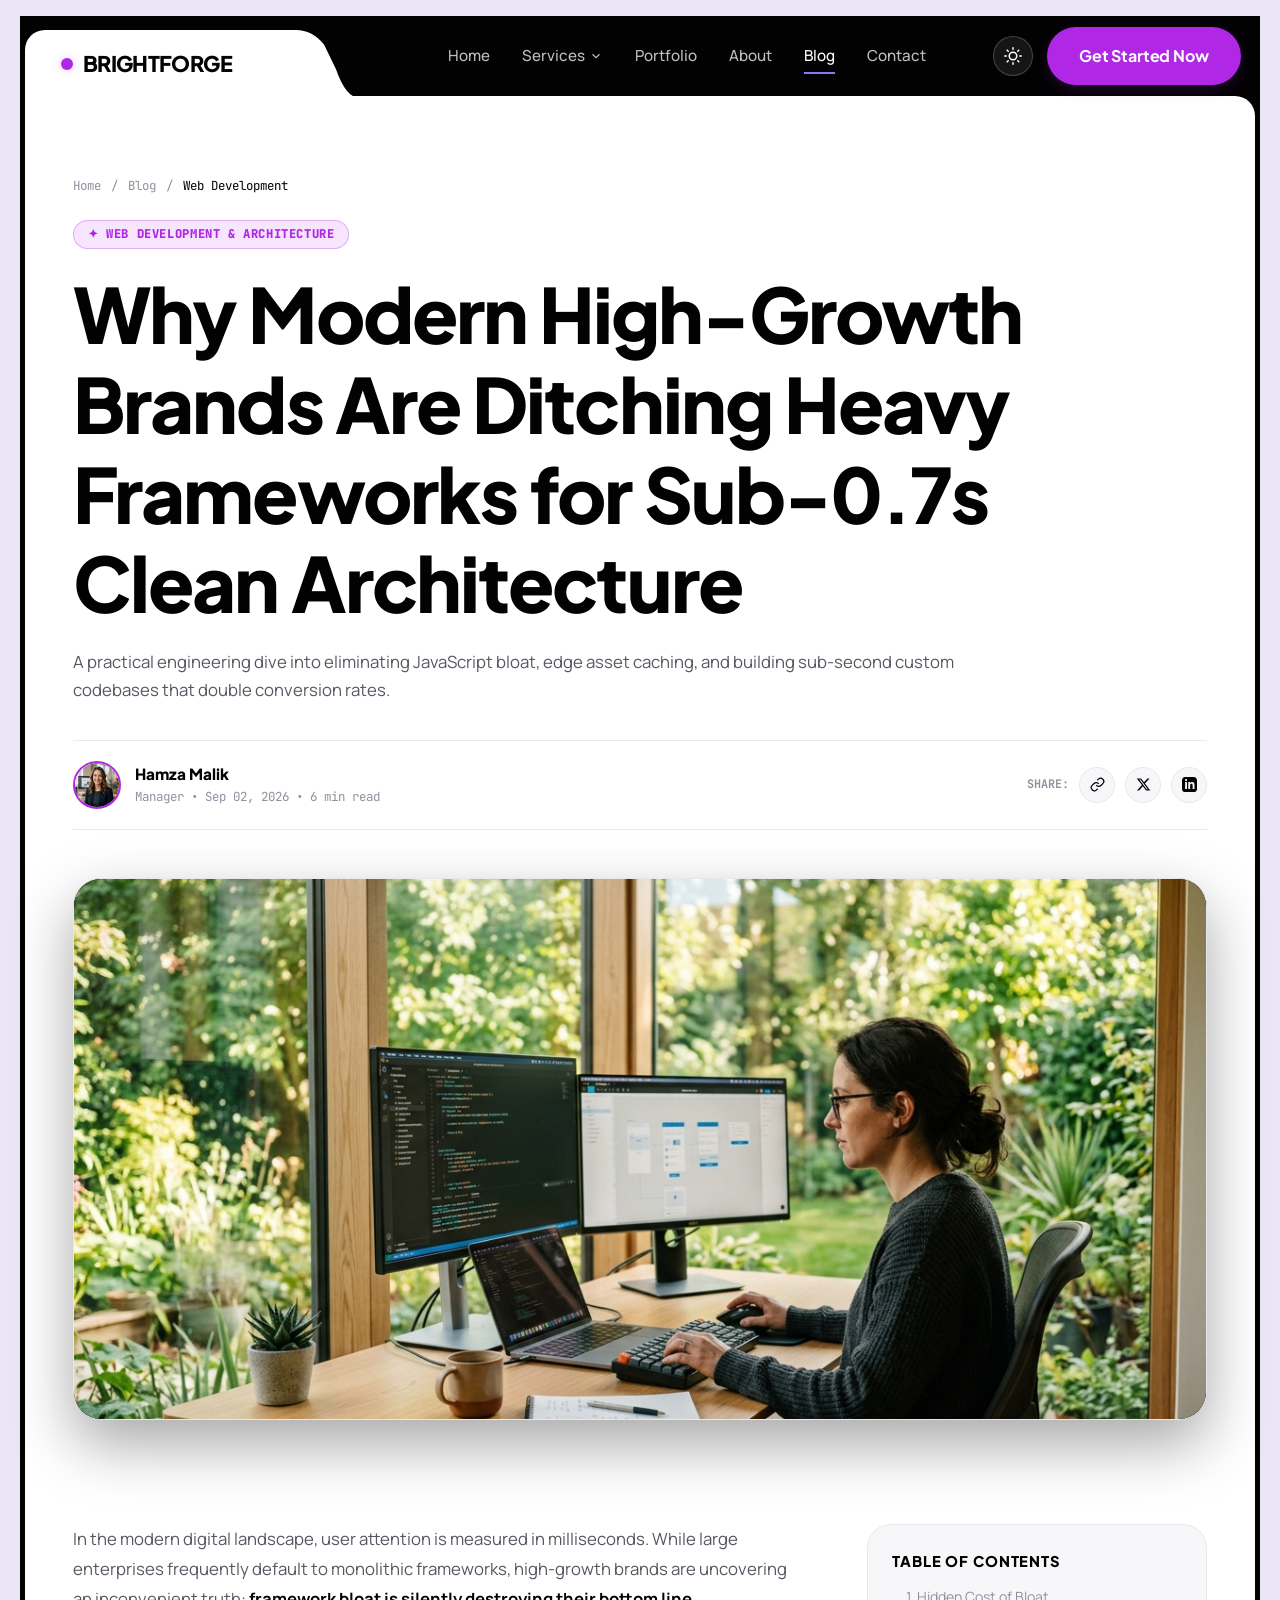
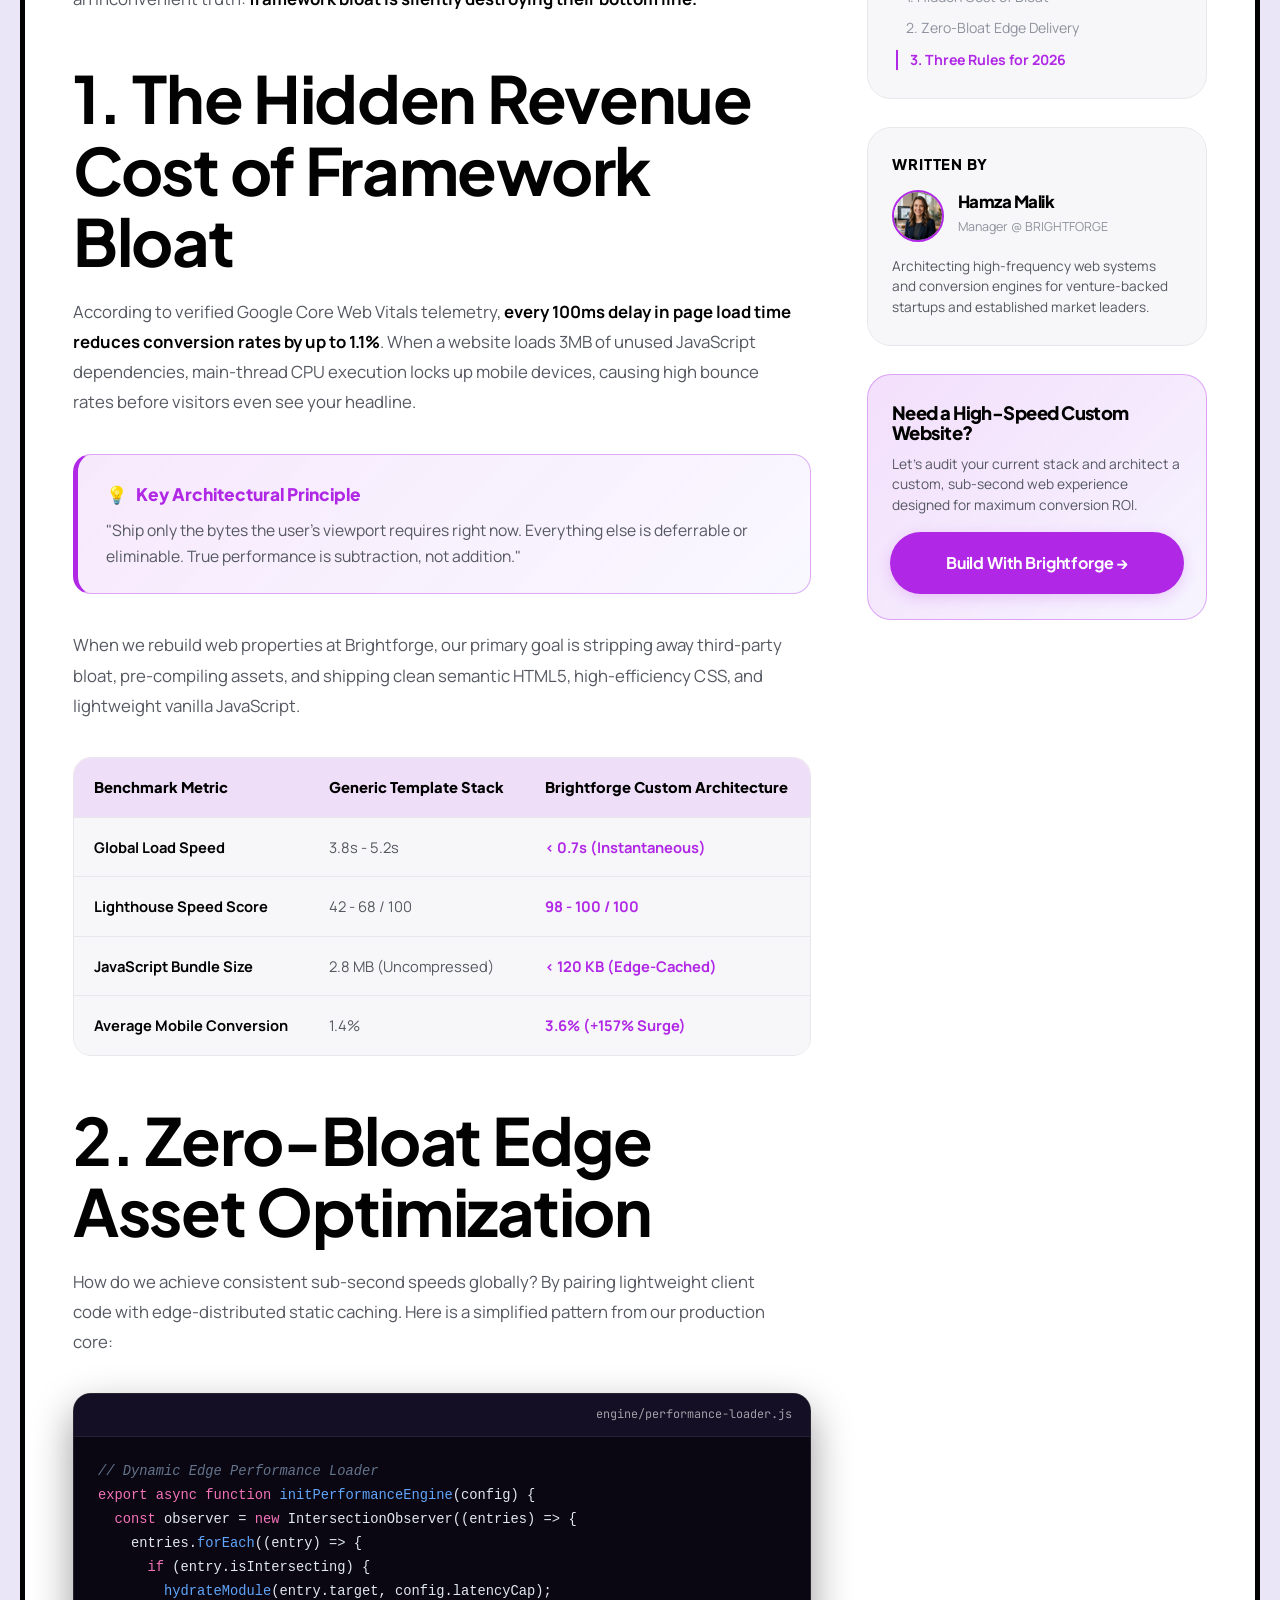
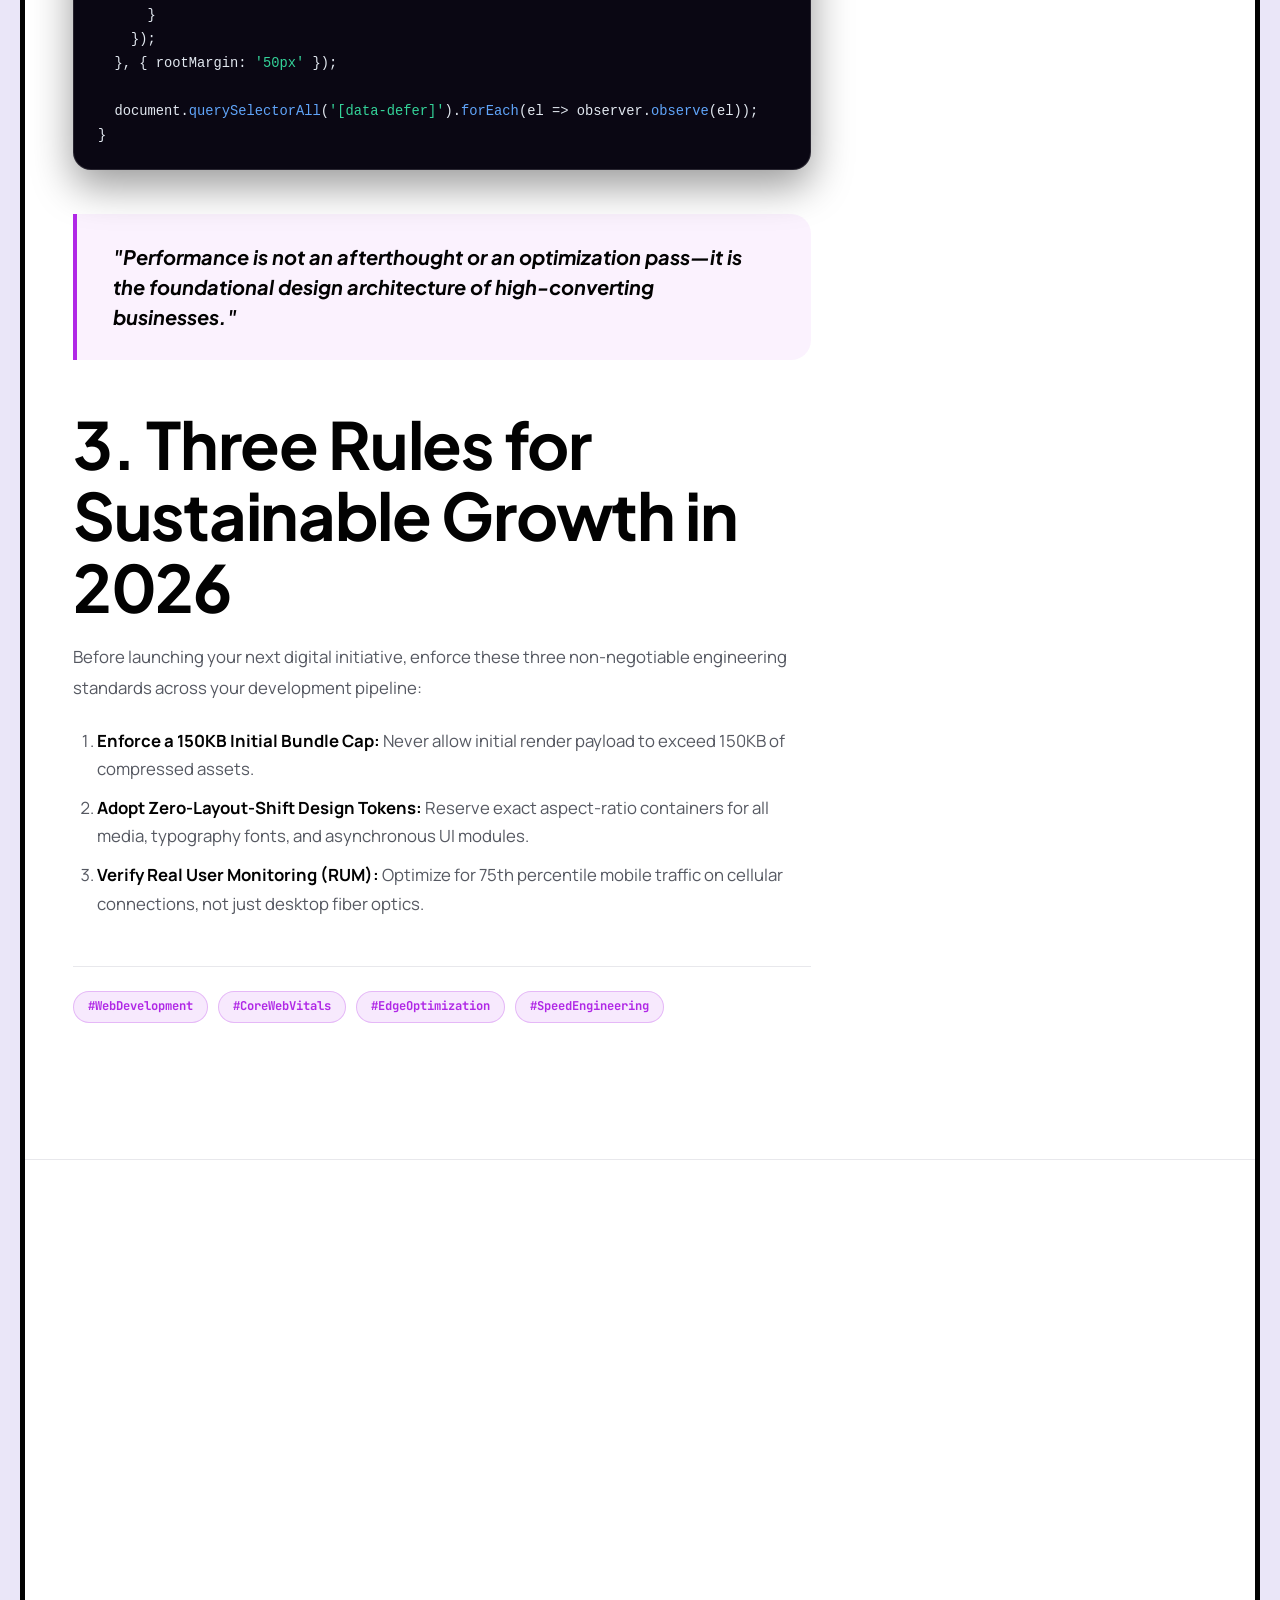
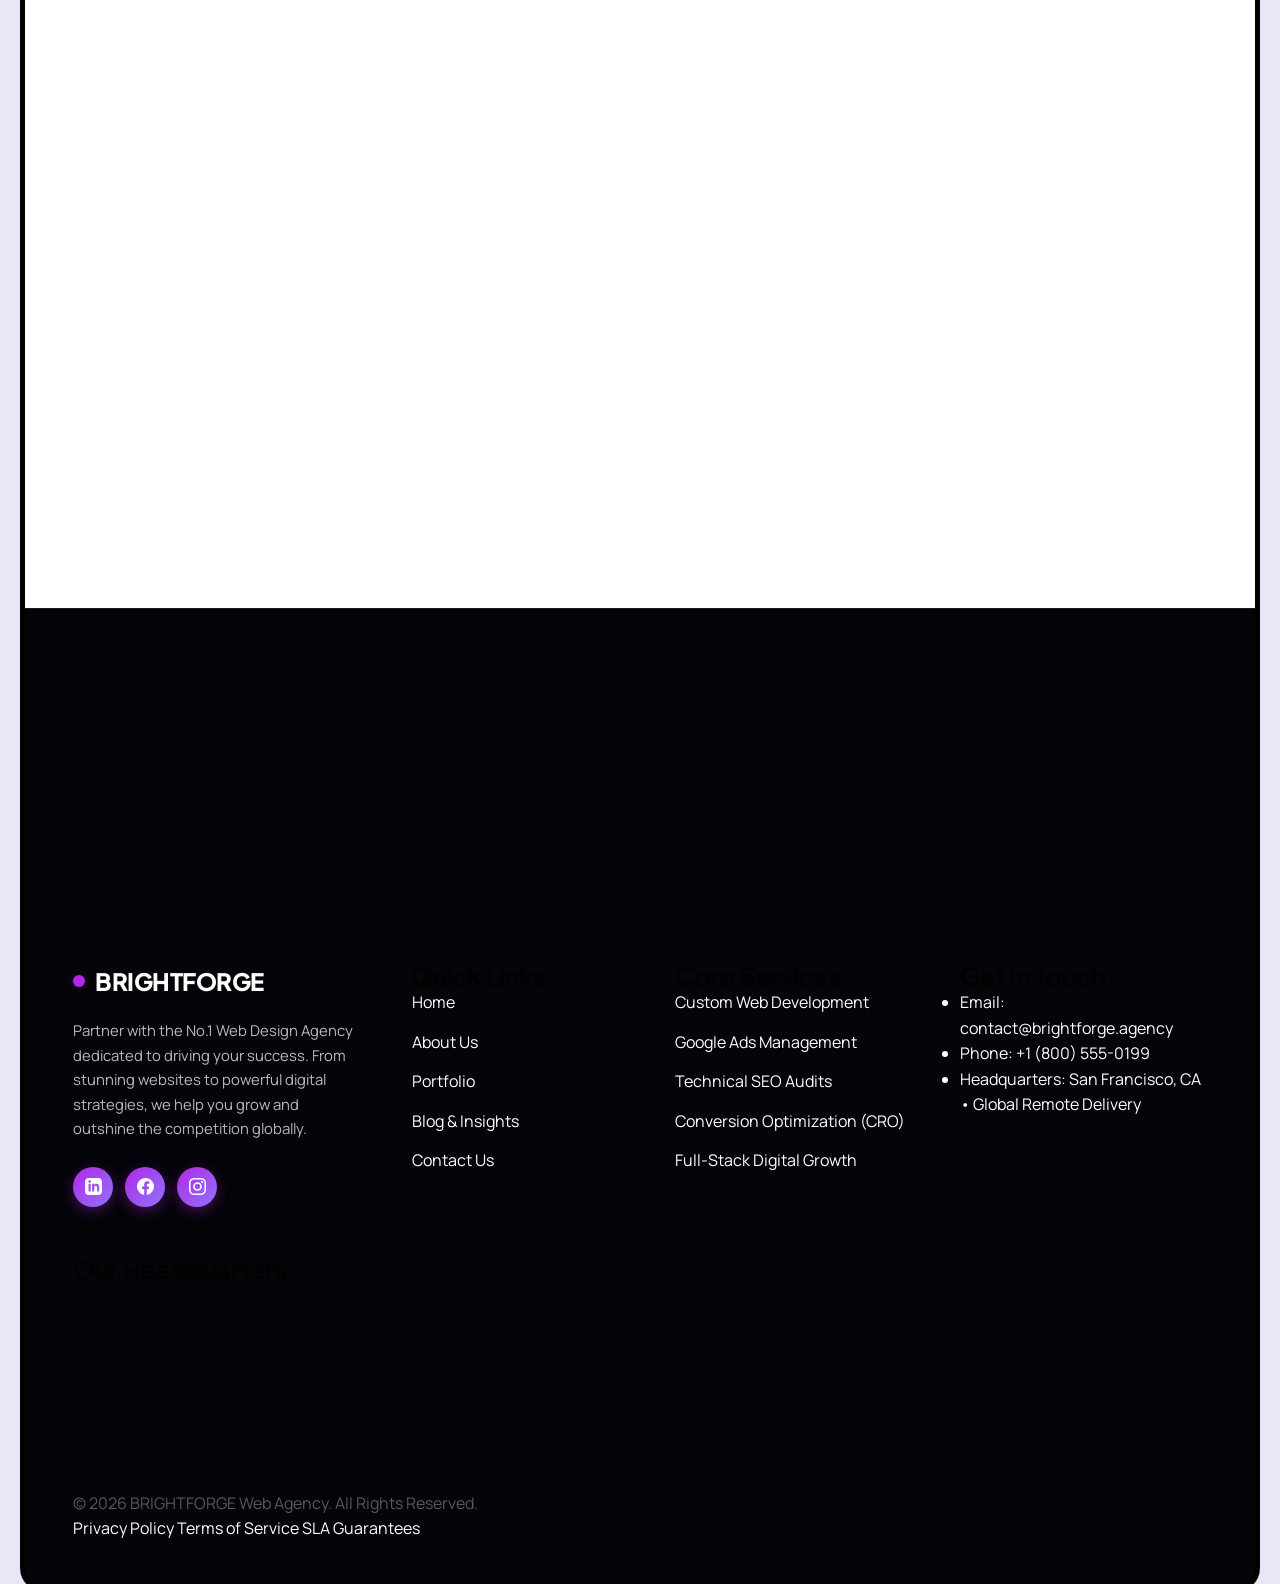
<file: blog-single.html>
<!DOCTYPE html>
<html lang="en" data-theme="light">
<head>
  <meta charset="UTF-8">
  <meta name="viewport" content="width=device-width, initial-scale=1.0">
  <title>Why Modern High-Growth Brands Are Ditching Heavy Frameworks | BRIGHTFORGE Insights</title>
  <meta name="description" content="A practical engineering dive into eliminating JavaScript bloat, edge asset caching, and building sub-second custom codebases that double conversion rates.">
  
  <!-- Modular Stylesheets -->
  <link rel="stylesheet" href="css/global.css">
  <link rel="stylesheet" href="css/header-footer.css">
  <link rel="stylesheet" href="css/blog.css">
</head>
<body class="blog-single-page">

  <!-- Main Boxed Outer Wrapper -->
  <div class="site-boxed-wrapper">

    <!-- Header / Navigation -->
    <header class="site-header" id="top">
      <div class="header-top-bar">
        <div class="brand-tab-unit">
          <div class="brand-tab-body">
            <a href="index.html" class="brand-logo" aria-label="BRIGHTFORGE Home">
              <span class="brand-aperture-dot" aria-hidden="true"></span>BRIGHTFORGE
            </a>
          </div>
          <div class="brand-tab-slope" aria-hidden="true">
            <svg viewBox="0 0 80 66" preserveAspectRatio="none" xmlns="http://www.w3.org/2000/svg">
              <path d="M 0,0 L 16,0 Q 32,0 44,14 L 56,38 Q 66,66 80,66 L 0,66 Z" fill="currentColor"/>
            </svg>
          </div>
        </div>

        <nav class="nav-desktop" aria-label="Main Navigation">
          <a href="index.html" class="nav-link">Home</a>
          <div class="nav-item-dropdown">
            <a href="services.html" class="nav-link">Services <svg class="nav-dropdown-arrow" viewBox="0 0 24 24" width="14" height="14" fill="none" stroke="currentColor" stroke-width="2"><polyline points="6 9 12 15 18 9"></polyline></svg></a>
            <div class="nav-dropdown-menu">
              <a href="service-web-development.html" class="nav-dropdown-item">Web Development</a>
              <a href="service-google-ads.html" class="nav-dropdown-item">Google Ads</a>
              <a href="service-seo.html" class="nav-dropdown-item">Search Engine Optimization (SEO)</a>
            </div>
          </div>
          <a href="portfolio.html" class="nav-link">Portfolio</a>
          <a href="about.html" class="nav-link">About</a>
          <a href="blog.html" class="nav-link active">Blog</a>
          <a href="contact.html" class="nav-link">Contact</a>
        </nav>

        <div class="header-actions">
          <button class="theme-toggle-btn" id="theme-toggle" aria-label="Switch to dark theme" title="Switch to dark mode">
            <svg class="theme-icon-sun" viewBox="0 0 24 24" fill="none" stroke="currentColor" stroke-width="2" stroke-linecap="round" stroke-linejoin="round">
              <circle cx="12" cy="12" r="5"></circle>
              <line x1="12" y1="1" x2="12" y2="3"></line>
              <line x1="12" y1="21" x2="12" y2="23"></line>
              <line x1="4.22" y1="4.22" x2="5.64" y2="5.64"></line>
              <line x1="18.36" y1="18.36" x2="19.78" y2="19.78"></line>
              <line x1="1" y1="12" x2="3" y2="12"></line>
              <line x1="21" y1="12" x2="23" y2="12"></line>
              <line x1="4.22" y1="19.78" x2="5.64" y2="18.36"></line>
              <line x1="18.36" y1="5.64" x2="19.78" y2="4.22"></line>
            </svg>
            <svg class="theme-icon-moon" viewBox="0 0 24 24" fill="none" stroke="currentColor" stroke-width="2" stroke-linecap="round" stroke-linejoin="round">
              <path d="M21 12.79A9 9 0 1 1 11.21 3 7 7 0 0 0 21 12.79z"></path>
            </svg>
          </button>

          <a href="contact.html" class="btn-header-cta">Get Started Now</a>

          <button class="hamburger-btn" aria-label="Toggle Mobile Menu">
            <span class="hamburger-line"></span>
            <span class="hamburger-line"></span>
            <span class="hamburger-line"></span>
          </button>
        </div>
      </div>
    </header>

    <!-- Mobile Drawer -->
    <div class="mobile-nav-drawer" aria-label="Mobile Navigation">
      <div class="mobile-nav-links">
        <a href="index.html" class="mobile-nav-link">Home</a>
        <div class="mobile-nav-group">
          <a href="services.html" class="mobile-nav-link">Services</a>
          <div class="mobile-sub-links">
            <a href="service-web-development.html" class="mobile-sub-link">Web Development</a>
            <a href="service-google-ads.html" class="mobile-sub-link">Google Ads</a>
            <a href="service-seo.html" class="mobile-sub-link">Search Engine Optimization</a>
          </div>
        </div>
        <a href="portfolio.html" class="mobile-nav-link">Portfolio</a>
        <a href="about.html" class="mobile-nav-link">About</a>
        <a href="blog.html" class="mobile-nav-link">Blog</a>
        <a href="contact.html" class="mobile-nav-link">Contact</a>
      </div>
      <div class="mobile-nav-footer">
        <a href="contact.html" class="btn btn-primary" style="width:100%;">Get Started Now</a>
      </div>
    </div>

    <!-- Main Canvas -->
    <main class="main-content-canvas">
      
      <!-- Article Hero Header -->
      <section class="single-article-hero">
        <div class="container">
          
          <!-- Breadcrumb Navigation -->
          <nav class="single-hero-breadcrumb" aria-label="Breadcrumb">
            <a href="index.html">Home</a>
            <span>/</span>
            <a href="blog.html">Blog</a>
            <span>/</span>
            <span style="color: var(--text-primary);">Web Development</span>
          </nav>

          <span class="single-article-category">✦ WEB DEVELOPMENT &amp; ARCHITECTURE</span>
          
          <h1 class="single-article-title">Why Modern High-Growth Brands Are Ditching Heavy Frameworks for Sub-0.7s Clean Architecture</h1>
          
          <p class="single-article-lead">
            A practical engineering dive into eliminating JavaScript bloat, edge asset caching, and building sub-second custom codebases that double conversion rates.
          </p>

          <!-- Meta Row: Author, Date, Reading Time, Share Buttons -->
          <div class="single-article-meta-bar">
            <div class="single-author-profile">
              <img src="img/avatar_1.jpg" alt="Hamza Malik" class="single-author-img">
              <div class="single-author-info">
                <span class="single-author-name">Hamza Malik</span>
                <span class="single-article-date-read">Manager • Sep 02, 2026 • 6 min read</span>
              </div>
            </div>

            <div class="single-share-group">
              <span class="single-share-label">Share:</span>
              <button class="share-btn" id="shareCopyBtn" title="Copy Link" aria-label="Copy article link">
                <svg viewBox="0 0 24 24" fill="none" stroke="currentColor" stroke-width="2"><path d="M10 13a5 5 0 0 0 7.54.54l3-3a5 5 0 0 0-7.07-7.07l-1.72 1.71"/><path d="M14 11a5 5 0 0 0-7.54-.54l-3 3a5 5 0 0 0 7.07 7.07l1.71-1.71"/></svg>
              </button>
              <a href="https://twitter.com/intent/tweet?text=Why%20Modern%20Brands%20Are%20Ditching%20Heavy%20Frameworks" target="_blank" rel="noopener noreferrer" class="share-btn" title="Share on X / Twitter" aria-label="Share on X">
                <svg viewBox="0 0 24 24" fill="currentColor"><path d="M18.244 2.25h3.308l-7.227 8.26 8.502 11.24H16.17l-5.214-6.817L4.99 21.75H1.68l7.73-8.835L1.254 2.25H8.08l4.713 6.231zm-1.161 17.52h1.833L7.084 4.126H5.117z"/></svg>
              </a>
              <a href="https://www.linkedin.com/sharing/share-offsite/" target="_blank" rel="noopener noreferrer" class="share-btn" title="Share on LinkedIn" aria-label="Share on LinkedIn">
                <svg viewBox="0 0 24 24" fill="currentColor"><path d="M19 0h-14c-2.761 0-5 2.239-5 5v14c0 2.761 2.239 5 5 5h14c2.762 0 5-2.239 5-5v-14c0-2.761-2.238-5-5-5zm-11 19h-3v-11h3v11zm-1.5-12.268c-.966 0-1.75-.79-1.75-1.764s.784-1.764 1.75-1.764 1.75.79 1.75 1.764-.783 1.764-1.75 1.764zm13.5 12.268h-3v-5.604c0-3.368-4-3.113-4 0v5.604h-3v-11h3v1.765c1.396-2.586 7-2.777 7 2.476v6.759z"/></svg>
              </a>
            </div>
          </div>

          <!-- Featured Cover Image -->
          <div class="single-featured-image-box">
            <img src="img/about_culture_dev.jpg" alt="Performance Engineering Code Architecture" loading="eager">
          </div>

        </div>
      </section>

      <!-- 2-Column Article Layout -->
      <section class="single-article-content-section">
        <div class="container">
          <div class="single-article-layout">
            
            <!-- Left: Main Article Body -->
            <article class="article-prose">
              
              <p>
                In the modern digital landscape, user attention is measured in milliseconds. While large enterprises frequently default to monolithic frameworks, high-growth brands are uncovering an inconvenient truth: <strong>framework bloat is silently destroying their bottom line.</strong>
              </p>

              <h2 id="revenue-cost">1. The Hidden Revenue Cost of Framework Bloat</h2>
              
              <p>
                According to verified Google Core Web Vitals telemetry, <strong>every 100ms delay in page load time reduces conversion rates by up to 1.1%</strong>. When a website loads 3MB of unused JavaScript dependencies, main-thread CPU execution locks up mobile devices, causing high bounce rates before visitors even see your headline.
              </p>

              <!-- Executive Callout Box -->
              <div class="article-callout-box">
                <div class="callout-title">
                  <span>💡</span> Key Architectural Principle
                </div>
                <p>
                  "Ship only the bytes the user's viewport requires right now. Everything else is deferrable or eliminable. True performance is subtraction, not addition."
                </p>
              </div>

              <p>
                When we rebuild web properties at Brightforge, our primary goal is stripping away third-party bloat, pre-compiling assets, and shipping clean semantic HTML5, high-efficiency CSS, and lightweight vanilla JavaScript.
              </p>

              <!-- Data Comparison Table -->
              <div class="article-table-wrapper">
                <table class="article-comparison-table">
                  <thead>
                    <tr>
                      <th>Benchmark Metric</th>
                      <th>Generic Template Stack</th>
                      <th>Brightforge Custom Architecture</th>
                    </tr>
                  </thead>
                  <tbody>
                    <tr>
                      <td><strong>Global Load Speed</strong></td>
                      <td>3.8s - 5.2s</td>
                      <td class="table-highlight">&lt; 0.7s (Instantaneous)</td>
                    </tr>
                    <tr>
                      <td><strong>Lighthouse Speed Score</strong></td>
                      <td>42 - 68 / 100</td>
                      <td class="table-highlight">98 - 100 / 100</td>
                    </tr>
                    <tr>
                      <td><strong>JavaScript Bundle Size</strong></td>
                      <td>2.8 MB (Uncompressed)</td>
                      <td class="table-highlight">&lt; 120 KB (Edge-Cached)</td>
                    </tr>
                    <tr>
                      <td><strong>Average Mobile Conversion</strong></td>
                      <td>1.4%</td>
                      <td class="table-highlight">3.6% (+157% Surge)</td>
                    </tr>
                  </tbody>
                </table>
              </div>

              <h2 id="code-architecture">2. Zero-Bloat Edge Asset Optimization</h2>
              
              <p>
                How do we achieve consistent sub-second speeds globally? By pairing lightweight client code with edge-distributed static caching. Here is a simplified pattern from our production core:
              </p>

              <!-- Code Snippet Window -->
              <div class="article-code-window">
                <div class="code-window-header">
                  <div class="code-dots">
                    <span class="dot-red"></span>
                    <span class="dot-yellow"></span>
                    <span class="dot-green"></span>
                  </div>
                  <span class="code-filename">engine/performance-loader.js</span>
                </div>
                <pre><code><span class="token-comment">// Dynamic Edge Performance Loader</span>
<span class="token-keyword">export async function</span> <span class="token-func">initPerformanceEngine</span>(config) {
  <span class="token-keyword">const</span> observer = <span class="token-keyword">new</span> IntersectionObserver((entries) => {
    entries.<span class="token-func">forEach</span>((entry) => {
      <span class="token-keyword">if</span> (entry.isIntersecting) {
        <span class="token-func">hydrateModule</span>(entry.target, config.latencyCap);
      }
    });
  }, { rootMargin: <span class="token-string">'50px'</span> });

  document.<span class="token-func">querySelectorAll</span>(<span class="token-string">'[data-defer]'</span>).<span class="token-func">forEach</span>(el => observer.<span class="token-func">observe</span>(el));
}</code></pre>
              </div>

              <!-- Pull Quote -->
              <blockquote class="article-pullquote">
                "Performance is not an afterthought or an optimization pass—it is the foundational design architecture of high-converting businesses."
              </blockquote>

              <h2 id="tactical-rules">3. Three Rules for Sustainable Growth in 2026</h2>
              
              <p>
                Before launching your next digital initiative, enforce these three non-negotiable engineering standards across your development pipeline:
              </p>

              <ol>
                <li>
                  <strong>Enforce a 150KB Initial Bundle Cap:</strong> Never allow initial render payload to exceed 150KB of compressed assets.
                </li>
                <li>
                  <strong>Adopt Zero-Layout-Shift Design Tokens:</strong> Reserve exact aspect-ratio containers for all media, typography fonts, and asynchronous UI modules.
                </li>
                <li>
                  <strong>Verify Real User Monitoring (RUM):</strong> Optimize for 75th percentile mobile traffic on cellular connections, not just desktop fiber optics.
                </li>
              </ol>

              <!-- Post Tags -->
              <div class="article-tags-row">
                <span class="article-tag-pill">#WebDevelopment</span>
                <span class="article-tag-pill">#CoreWebVitals</span>
                <span class="article-tag-pill">#EdgeOptimization</span>
                <span class="article-tag-pill">#SpeedEngineering</span>
              </div>

            </article>

            <!-- Right: Sticky Intelligence Sidebar -->
            <aside class="article-sticky-sidebar">
              
              <!-- Table of Contents Widget -->
              <div class="sidebar-widget-card">
                <h3 class="sidebar-widget-title">Table of Contents</h3>
                <nav class="toc-nav-list" id="tocNav">
                  <a href="#revenue-cost" class="toc-link active">1. Hidden Cost of Bloat</a>
                  <a href="#code-architecture" class="toc-link">2. Zero-Bloat Edge Delivery</a>
                  <a href="#tactical-rules" class="toc-link">3. Three Rules for 2026</a>
                </nav>
              </div>

              <!-- Author Profile Box -->
              <div class="sidebar-widget-card">
                <h3 class="sidebar-widget-title">Written by</h3>
                <div style="display: flex; gap: 14px; align-items: center; margin-bottom: 14px;">
                  <img src="img/avatar_1.jpg" alt="Hamza Malik" style="width: 52px; height: 52px; border-radius: 50%; object-fit: cover; border: 2px solid var(--primary);">
                  <div>
                    <h4 style="font-size: 1.05rem; font-weight: 800; color: var(--text-primary); margin-bottom: 2px;">Hamza Malik</h4>
                    <span style="font-size: 0.78rem; color: var(--text-muted);">Manager @ BRIGHTFORGE</span>
                  </div>
                </div>
                <p style="font-size: 0.85rem; color: var(--text-secondary); line-height: 1.5; margin: 0;">
                  Architecting high-frequency web systems and conversion engines for venture-backed startups and established market leaders.
                </p>
              </div>

              <!-- Direct Conversion CTA -->
              <div class="sidebar-cta-box">
                <h3 class="sidebar-cta-title">Need a High-Speed Custom Website?</h3>
                <p class="sidebar-cta-desc">
                  Let's audit your current stack and architect a custom, sub-second web experience designed for maximum conversion ROI.
                </p>
                <a href="contact.html" class="btn btn-primary" style="width: 100%; justify-content: center;">
                  Build With Brightforge &rarr;
                </a>
              </div>

            </aside>

          </div>
        </div>
      </section>

      <!-- Related Articles Section (Showing Other 2 Flagship Blogs) -->
      <section class="related-articles-section">
        <div class="container">
          <div class="section-header reveal reveal-up">
            <span class="section-tag-pill"><span class="pill-sparkle">✦</span> KEEP READING <span class="pill-sparkle">✦</span></span>
            <h2 class="section-title">Related Engineering &amp; Growth Insights</h2>
          </div>

          <div class="blog-grid-three" style="margin-bottom: 0;">
            
            <!-- Article 2: Google Ads -->
            <article class="blog-article-card reveal reveal-up">
              <a href="blog-single.html?post=google-ads" class="blog-card-link-wrapper">
                <div class="blog-card-media-box">
                  <img src="img/about_culture_discussion.jpg" alt="Google Ads Performance Funnel" class="blog-card-img" loading="lazy">
                  <div class="blog-card-category-overlay">
                    <span class="blog-cat-badge">#GOOGLE ADS</span>
                  </div>
                </div>
                
                <div class="blog-card-content">
                  <div class="blog-card-meta-top">
                    <span class="blog-meta-date">Aug 28, 2026</span>
                    <span class="blog-meta-dot">•</span>
                    <span class="blog-meta-read">5 min read</span>
                  </div>
                  <h3 class="blog-card-title">The Anatomy of a 5.2x ROAS Google Ads Funnel for Modern E-Commerce</h3>
                  <p class="blog-card-excerpt">
                    How we restructure Performance Max asset groups, audit negative keyword waste, and build custom landing pages that lower acquisition costs by 42%.
                  </p>
                  <div class="blog-card-footer">
                    <div class="blog-author-info">
                      <img src="img/avatar_2.jpg" alt="Zaid Khan" class="blog-author-avatar">
                      <div class="blog-author-text">
                        <span class="author-name">Zaid Khan</span>
                        <span class="author-role">Manager</span>
                      </div>
                    </div>
                    <span class="blog-read-arrow" aria-hidden="true">&rarr;</span>
                  </div>
                </div>
              </a>
            </article>

            <!-- Article 3: Technical SEO -->
            <article class="blog-article-card reveal reveal-up">
              <a href="blog-single.html?post=seo" class="blog-card-link-wrapper">
                <div class="blog-card-media-box">
                  <img src="img/about_culture_studio.jpg" alt="Algorithmic SEO Strategy" class="blog-card-img" loading="lazy">
                  <div class="blog-card-category-overlay">
                    <span class="blog-cat-badge">#SEO &amp; GROWTH</span>
                  </div>
                </div>
                
                <div class="blog-card-content">
                  <div class="blog-card-meta-top">
                    <span class="blog-meta-date">Aug 20, 2026</span>
                    <span class="blog-meta-dot">•</span>
                    <span class="blog-meta-read">7 min read</span>
                  </div>
                  <h3 class="blog-card-title">Algorithmic SEO: How to Capture #1 Commercial Search Rankings in 2026</h3>
                  <p class="blog-card-excerpt">
                    A step-by-step technical framework for schema validation, Core Web Vitals optimization, and high-intent keyword clustering that drives verified revenue.
                  </p>
                  <div class="blog-card-footer">
                    <div class="blog-author-info">
                      <img src="img/avatar_3.jpg" alt="Ayesha Tariq" class="blog-author-avatar">
                      <div class="blog-author-text">
                        <span class="author-name">Ayesha Tariq</span>
                        <span class="author-role">Manager</span>
                      </div>
                    </div>
                    <span class="blog-read-arrow" aria-hidden="true">&rarr;</span>
                  </div>
                </div>
              </a>
            </article>

          </div>

        </div>
      </section>

    </main>

    <!-- Footer (Integrated Top CTA Banner + 5-Column Navigation) -->
    <footer class="site-footer">
      <div class="container">
        
        <!-- Top Integrated CTA Banner -->
        <div class="footer-cta-container">
          <div class="cta-ref-banner-card reveal reveal-up">
            
            <!-- Left Side: Content & Actions -->
            <div class="cta-ref-content-col">
              <h2 class="cta-ref-title">Ready To Scale <span class="highlight-purple-text">Your Business</span></h2>
              <p class="cta-ref-subhead">We design, build, and grow high-performing websites, Google Ads funnels, and SEO growth engines that scale your brand online.</p>
              <div class="cta-ref-action-row">
                <a href="contact.html" class="btn btn-cta-white">
                  Start Your Project <span class="cta-arrow">&rarr;</span>
                </a>
              </div>
            </div>

            <!-- Right Side: Full-Bleed Mockup + Glowing Purple Arc -->
            <div class="cta-ref-visual-col">
              <div class="cta-ref-arc-glow" aria-hidden="true"></div>
              <img src="img/cta-img.png" alt="BRIGHTFORGE Digital Experiences Dashboard" class="cta-ref-mockup-img" loading="lazy">
            </div>

          </div>
        </div>
        
        <div class="footer-ref-grid">
          
          <!-- Column 1: Brand Logo & Bio + Circular Social Icons -->
          <div class="footer-col-brand">
            <a href="index.html" class="brand-logo footer-brand-logo" aria-label="BRIGHTFORGE Home">
              <span class="brand-aperture-dot" aria-hidden="true"></span>
              BRIGHTFORGE
            </a>
            <p class="footer-brand-bio">
              Partner with the No.1 Web Design Agency dedicated to driving your success. From stunning websites to powerful digital strategies, we help you grow and outshine the competition globally.
            </p>
            <div class="footer-social-row">
              <a href="https://linkedin.com" target="_blank" rel="noopener noreferrer" class="footer-social-circle" aria-label="LinkedIn">
                <svg viewBox="0 0 24 24" width="16" height="16" fill="currentColor"><path d="M19 0h-14c-2.761 0-5 2.239-5 5v14c0 2.761 2.239 5 5 5h14c2.762 0 5-2.239 5-5v-14c0-2.761-2.238-5-5-5zm-11 19h-3v-11h3v11zm-1.5-12.268c-.966 0-1.75-.79-1.75-1.764s.784-1.764 1.75-1.764 1.75.79 1.75 1.764-.783 1.764-1.75 1.764zm13.5 12.268h-3v-5.604c0-3.368-4-3.113-4 0v5.604h-3v-11h3v1.765c1.396-2.586 7-2.777 7 2.476v6.759z"/></svg>
              </a>
              <a href="https://facebook.com" target="_blank" rel="noopener noreferrer" class="footer-social-circle" aria-label="Facebook">
                <svg viewBox="0 0 24 24" width="16" height="16" fill="currentColor"><path d="M24 12.073c0-6.627-5.373-12-12-12s-12 5.373-12 12c0 5.99 4.388 10.954 10.125 11.854v-8.385H7.078v-3.47h3.047V9.43c0-3.007 1.792-4.669 4.533-4.669 1.312 0 2.686.235 2.686.235v2.953H15.83c-1.491 0-1.956.925-1.956 1.874v2.25h3.328l-.532 3.47h-2.796v8.385C19.612 23.027 24 18.062 24 12.073z"/></svg>
              </a>
              <a href="https://instagram.com" target="_blank" rel="noopener noreferrer" class="footer-social-circle" aria-label="Instagram">
                <svg viewBox="0 0 24 24" width="16" height="16" fill="currentColor"><path d="M12 2.163c3.204 0 3.584.012 4.85.07 3.252.148 4.771 1.691 4.919 4.919.058 1.265.069 1.645.069 4.849 0 3.205-.012 3.584-.069 4.849-.149 3.225-1.664 4.771-4.919 4.919-1.266.058-1.644.07-4.85.07-3.204 0-3.584-.012-4.849-.07-3.26-.149-4.771-1.699-4.919-4.92-.058-1.265-.07-1.644-.07-4.849 0-3.204.013-3.583.07-4.849.149-3.227 1.664-4.771 4.919-4.919 1.266-.057 1.645-.069 4.849-.069zm0-2.163c-3.259 0-3.667.014-4.947.072-4.358.2-6.78 2.618-6.98 6.98-.059 1.281-.073 1.689-.073 4.948 0 3.259.014 3.668.072 4.948.2 4.358 2.618 6.78 6.98 6.98 1.281.058 1.689.072 4.948.072 3.259 0 3.668-.014 4.948-.072 4.354-.2 6.782-2.618 6.979-6.98.059-1.28.073-1.689.073-4.948 0-3.259-.014-3.667-.072-4.947-.196-4.354-2.617-6.78-6.979-6.98-1.281-.059-1.69-.073-4.949-.073zm0 5.838c-3.403 0-6.162 2.759-6.162 6.162s2.759 6.163 6.162 6.163 6.162-2.759 6.162-6.163c0-3.403-2.759-6.162-6.162-6.162zm0 10.162c-2.209 0-4-1.79-4-4 0-2.209 1.791-4 4-4s4 1.791 4 4c0 2.21-1.791 4-4 4zm6.406-11.845c-.796 0-1.441.645-1.441 1.44s.645 1.44 1.441 1.44c.795 0 1.439-.645 1.439-1.44s-.644-1.44-1.439-1.44z"/></svg>
              </a>
            </div>
          </div>

          <!-- Column 2: Quick Links -->
          <div class="footer-col-nav">
            <h3 class="footer-nav-title">Quick Links</h3>
            <ul class="footer-nav-list">
              <li><a href="index.html">Home</a></li>
              <li><a href="about.html">About Us</a></li>
              <li><a href="portfolio.html">Portfolio</a></li>
              <li><a href="blog.html">Blog &amp; Insights</a></li>
              <li><a href="contact.html">Contact Us</a></li>
            </ul>
          </div>

          <!-- Column 3: Core Services -->
          <div class="footer-col-nav">
            <h3 class="footer-nav-title">Core Services</h3>
            <ul class="footer-nav-list">
              <li><a href="service-web-development.html">Custom Web Development</a></li>
              <li><a href="service-google-ads.html">Google Ads Management</a></li>
              <li><a href="service-seo.html">Technical SEO Audits</a></li>
              <li><a href="services.html">Conversion Optimization (CRO)</a></li>
              <li><a href="services.html">Full-Stack Digital Growth</a></li>
            </ul>
          </div>

          <!-- Column 4: Contact Info -->
          <div class="footer-col-nav">
            <h3 class="footer-nav-title">Get In Touch</h3>
            <ul class="footer-contact-list">
              <li>
                <span class="contact-lbl">Email:</span>
                <a href="mailto:contact@brightforge.agency" class="contact-val">contact@brightforge.agency</a>
              </li>
              <li>
                <span class="contact-lbl">Phone:</span>
                <a href="tel:+18005550199" class="contact-val">+1 (800) 555-0199</a>
              </li>
              <li>
                <span class="contact-lbl">Headquarters:</span>
                <span class="contact-val">San Francisco, CA &bull; Global Remote Delivery</span>
              </li>
            </ul>
          </div>

          <!-- Column 5: Global Location Map -->
          <div class="footer-col-map">
            <h3 class="footer-nav-title">Our Headquarters</h3>
            <div class="footer-map-box">
              <iframe 
                src="https://www.google.com/maps/embed?pb=!1m18!1m12!1m3!1d100939.98555098464!2d-122.5076402!3d37.757815!2m3!1f0!2f0!3f0!3m2!1i1024!2i768!4f13.1!3m3!1m2!1s0x80859a6d00690021%3A0x4a501367f076adff!2sSan%20Francisco%2C%20CA!5e0!3m2!1sen!2sus!4v1700000000000!5m2!1sen!2sus"
                width="100%" 
                height="100%" 
                style="border:0;" 
                allowfullscreen="" 
                loading="lazy" 
                referrerpolicy="no-referrer-when-downgrade"
                title="BRIGHTFORGE Headquarters Map">
              </iframe>
            </div>
          </div>

        </div>

        <!-- Bottom Copyright Row -->
        <div class="footer-bottom-row">
          <p class="footer-copy-text">&copy; 2026 BRIGHTFORGE Web Agency. All Rights Reserved.</p>
          <div class="footer-legal-links">
            <a href="contact.html">Privacy Policy</a>
            <a href="contact.html">Terms of Service</a>
            <a href="contact.html">SLA Guarantees</a>
          </div>
        </div>

      </div>
    </footer>

  </div>

  <!-- Global Scripts -->
  <script src="js/global.js"></script>
  <script src="js/blog.js"></script>
</body>
</html>
</file>
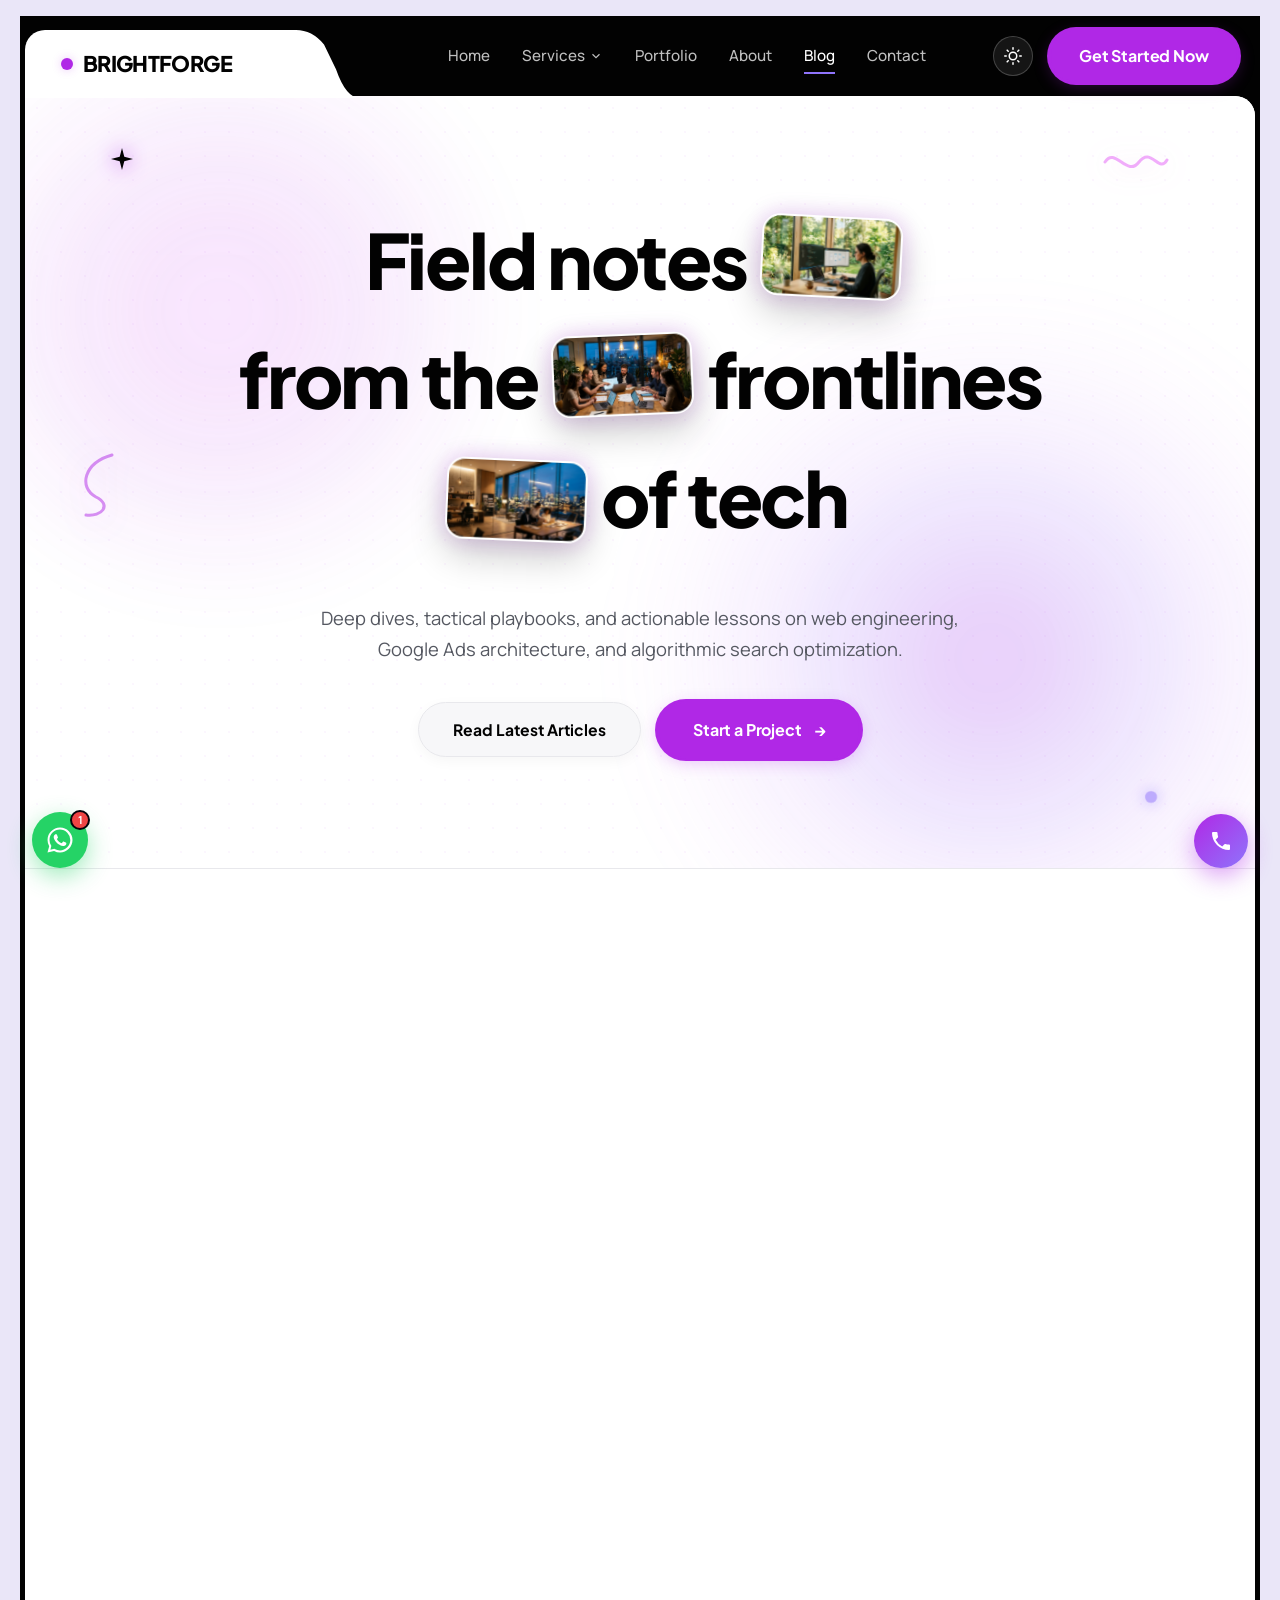
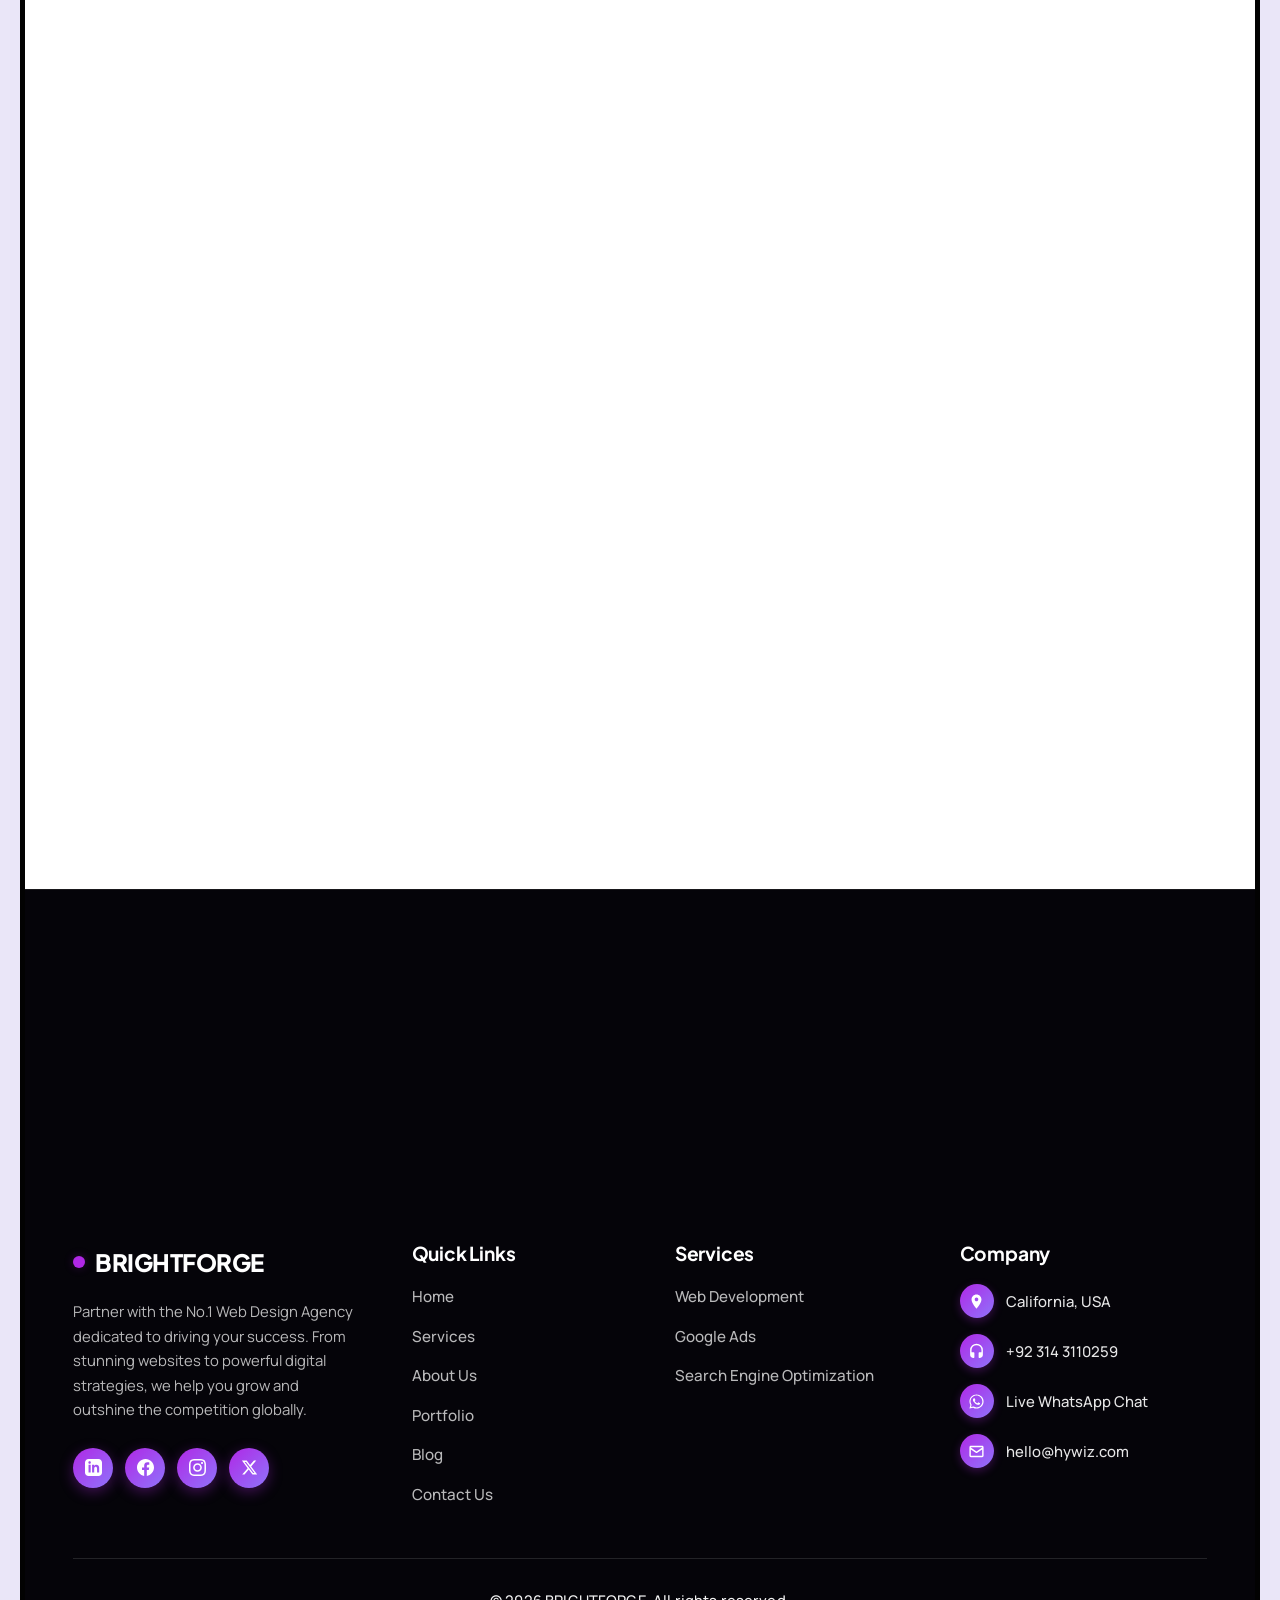
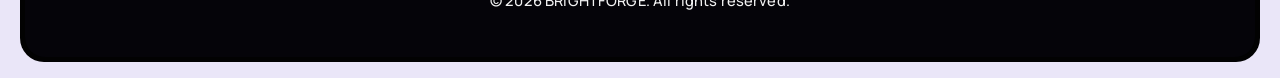
<file: blog.html>
<!DOCTYPE html>
<html lang="en" data-theme="light">
<head>
  <meta charset="UTF-8">
  <meta name="viewport" content="width=device-width, initial-scale=1.0">
  <title>Blog | BRIGHTFORGE Web Agency</title>
  <meta name="description" content="Practical guides and lessons from the projects we work on, without the fluff. Notes on web development, Google Ads, and search engine optimization.">
  
  <!-- Modular Stylesheets -->
  <link rel="stylesheet" href="css/global.css">
  <link rel="stylesheet" href="css/header-footer.css">
  <link rel="stylesheet" href="css/blog.css">
</head>
<body>

  <!-- Main Boxed Outer Wrapper -->
  <div class="site-boxed-wrapper">

    <!-- Header / Navigation -->
    <header class="site-header" id="top">
      <div class="header-top-bar">
        <div class="brand-tab-unit">
          <div class="brand-tab-body">
            <a href="index.html" class="brand-logo" aria-label="BRIGHTFORGE Home">
              <span class="brand-aperture-dot" aria-hidden="true"></span>BRIGHTFORGE
            </a>
          </div>
          <div class="brand-tab-slope" aria-hidden="true">
            <svg viewBox="0 0 80 66" preserveAspectRatio="none" xmlns="http://www.w3.org/2000/svg">
              <path d="M 0,0 L 16,0 Q 32,0 44,14 L 56,38 Q 66,66 80,66 L 0,66 Z" fill="currentColor"/>
            </svg>
          </div>
        </div>

        <nav class="nav-desktop" aria-label="Main Navigation">
          <a href="index.html" class="nav-link">Home</a>
          <div class="nav-item-dropdown">
            <a href="services.html" class="nav-link">Services <svg class="nav-dropdown-arrow" viewBox="0 0 24 24" width="14" height="14" fill="none" stroke="currentColor" stroke-width="2"><polyline points="6 9 12 15 18 9"></polyline></svg></a>
            <div class="nav-dropdown-menu">
              <a href="service-web-development.html" class="nav-dropdown-item">Web Development</a>
              <a href="service-google-ads.html" class="nav-dropdown-item">Google Ads</a>
              <a href="service-seo.html" class="nav-dropdown-item">Search Engine Optimization (SEO)</a>
            </div>
          </div>
          <a href="portfolio.html" class="nav-link">Portfolio</a>
          <a href="about.html" class="nav-link">About</a>
          <a href="blog.html" class="nav-link active">Blog</a>
          <a href="contact.html" class="nav-link">Contact</a>
        </nav>

        <div class="header-actions">
          <button class="theme-toggle-btn" id="theme-toggle" aria-label="Switch to dark theme" title="Switch to dark mode">
            <svg class="theme-icon-sun" viewBox="0 0 24 24" fill="none" stroke="currentColor" stroke-width="2" stroke-linecap="round" stroke-linejoin="round">
              <circle cx="12" cy="12" r="5"></circle>
              <line x1="12" y1="1" x2="12" y2="3"></line>
              <line x1="12" y1="21" x2="12" y2="23"></line>
              <line x1="4.22" y1="4.22" x2="5.64" y2="5.64"></line>
              <line x1="18.36" y1="18.36" x2="19.78" y2="19.78"></line>
              <line x1="1" y1="12" x2="3" y2="12"></line>
              <line x1="21" y1="12" x2="23" y2="12"></line>
              <line x1="4.22" y1="19.78" x2="5.64" y2="18.36"></line>
              <line x1="18.36" y1="5.64" x2="19.78" y2="4.22"></line>
            </svg>
            <svg class="theme-icon-moon" viewBox="0 0 24 24" fill="none" stroke="currentColor" stroke-width="2" stroke-linecap="round" stroke-linejoin="round">
              <path d="M21 12.79A9 9 0 1 1 11.21 3 7 7 0 0 0 21 12.79z"></path>
            </svg>
          </button>

          <a href="contact.html" class="btn-header-cta">Get Started Now</a>

          <button class="hamburger-btn" aria-label="Toggle Mobile Menu">
            <span class="hamburger-line"></span>
            <span class="hamburger-line"></span>
            <span class="hamburger-line"></span>
          </button>
        </div>
      </div>
    </header>

    <!-- Mobile Drawer -->
    <div class="mobile-nav-drawer" aria-label="Mobile Navigation">
      <div class="mobile-nav-links">
        <a href="index.html" class="mobile-nav-link">Home</a>
        <div class="mobile-nav-group">
          <a href="services.html" class="mobile-nav-link">Services</a>
          <div class="mobile-sub-links">
            <a href="service-web-development.html" class="mobile-sub-link">Web Development</a>
            <a href="service-google-ads.html" class="mobile-sub-link">Google Ads</a>
            <a href="service-seo.html" class="mobile-sub-link">Search Engine Optimization</a>
          </div>
        </div>
        <a href="portfolio.html" class="mobile-nav-link">Portfolio</a>
        <a href="about.html" class="mobile-nav-link">About</a>
        <a href="blog.html" class="mobile-nav-link">Blog</a>
        <a href="contact.html" class="mobile-nav-link">Contact</a>
      </div>
      <div class="mobile-nav-footer">
        <a href="contact.html" class="btn btn-primary" style="width:100%;">Get Started Now</a>
      </div>
    </div>

    <main class="main-content-canvas">
      <!-- ====================================================================
           1. Editorial Hero Section (Matching About Page Style)
           ==================================================================== -->
      <section class="editorial-hero-section blog-hero-section">
        <!-- Atmospheric Spray Paint Mist Backgrounds -->
        <div class="hero-spray-mist-left" aria-hidden="true"></div>
        <div class="hero-spray-mist-right" aria-hidden="true"></div>
        <div class="hero-spray-texture" aria-hidden="true"></div>

        <!-- Floating Minimal Vector Accents -->
        <div class="hero-floating-bg" aria-hidden="true">
          <svg class="about-floating-accent about-sparkle-tl" viewBox="0 0 24 24" fill="currentColor">
            <path d="M12 0L14.5 9.5L24 12L14.5 14.5L12 24L9.5 14.5L0 12L9.5 9.5L12 0Z"/>
          </svg>
          <svg class="about-floating-accent about-ribbon-tr" viewBox="0 0 66 36" fill="none" stroke="rgba(232, 121, 249, 0.6)" stroke-width="3" stroke-linecap="round">
            <path d="M2 18C12 2 24 34 36 18C48 2 56 30 64 16"/>
          </svg>
          <svg class="about-floating-accent about-curl-ml" viewBox="0 0 42 68" fill="none" stroke="rgba(176, 40, 230, 0.5)" stroke-width="3" stroke-linecap="round">
            <path d="M38 4C10 12 4 36 22 46C38 54 28 66 12 64"/>
          </svg>
          <div class="about-floating-accent about-dot-br"></div>
        </div>

        <div class="container">
          <div class="hero-center-box reveal reveal-up">

            <!-- Editorial Headline with 3 Embedded Inline Tilted Cards -->
            <h1 class="about-editorial-headline">
              <span class="about-headline-line">
                Field notes
                <span class="hero-inline-card card-billboard" title="Performance Engineering Research">
                  <img src="img/about_culture_dev.jpg" alt="Engineering Notes" class="hero-inline-card-img" loading="eager">
                </span>
              </span>
              <span class="about-headline-line">
                from the
                <span class="hero-inline-card card-laptop" title="Growth Strategy Architecture">
                  <img src="img/about_culture_discussion.jpg" alt="Growth Studio Strategy" class="hero-inline-card-img" loading="eager">
                </span>
                frontlines
              </span>
              <span class="about-headline-line">
                <span class="hero-inline-card card-portrait" title="Modern Studio Architecture & Technology Space">
                  <img src="img/about_culture_studio.jpg" alt="Modern Tech & Design Studio" class="hero-inline-card-img" loading="eager">
                </span>
                of tech
              </span>
            </h1>

            <!-- Lead Copywriting -->
            <p class="about-hero-sub-text">
              Deep dives, tactical playbooks, and actionable lessons on web engineering, Google Ads architecture, and algorithmic search optimization.
            </p>

            <!-- Dual Pill Action Buttons -->
            <div class="about-hero-btn-group">
              <a href="#posts" class="btn-pill-outline">Read Latest Articles</a>
              <a href="contact.html" class="btn btn-primary">Start a Project <span class="cta-arrow">&rarr;</span></a>
            </div>

          </div>
        </div>
      </section>

      <!-- Filter Bar & 3 Premium Blog Articles -->
      <section class="section-spacer blog-showcase-section" id="posts">
        <div class="container">
          
          <!-- Section Header & 2-Line Intro Paragraph (Center-Aligned & 1-Line Heading) -->
          <div class="section-header blog-section-intro reveal reveal-up" style="text-align: center; margin: 0 auto 52px; max-width: 820px;">
            <span class="section-tag-pill"><span class="pill-sparkle">✦</span> ENGINEERING &amp; GROWTH PLAYBOOKS <span class="pill-sparkle">✦</span></span>
            <h2 class="section-title" style="margin-top: 14px; margin-bottom: 14px;">Latest Insights &amp; Growth Playbooks</h2>
            <p class="section-subtitle" style="max-width: 720px; margin: 0 auto; line-height: 1.6; font-size: 0.98rem; color: var(--text-secondary);">
              Explore tactical deep dives on zero-bloat web engineering, high-ROAS advertising architectures, and algorithmic search optimization designed to scale modern enterprises.
            </p>
          </div>

          <!-- 3-Column Luxury Blog Grid -->
          <div class="blog-grid-three">
            
            <!-- Article 1: Web Development -->
            <article class="blog-article-card reveal reveal-up reveal-delay-1" data-category="development">
              <a href="blog-single.html" class="blog-card-link-wrapper" aria-label="Read: Why Modern High-Growth Brands Are Ditching Heavy Frameworks">
                <div class="blog-card-media-box">
                  <img src="img/about_culture_dev.jpg" alt="Performance Web Development Code Architecture" class="blog-card-img" loading="lazy">
                  <div class="blog-card-category-overlay">
                    <span class="blog-cat-badge">#WEB DEVELOPMENT</span>
                  </div>
                </div>
                
                <div class="blog-card-content">
                  <div class="blog-card-meta-top">
                    <span class="blog-meta-date">Sep 02, 2026</span>
                    <span class="blog-meta-dot">•</span>
                    <span class="blog-meta-read">6 min read</span>
                  </div>
                  
                  <h2 class="blog-card-title">Why Modern High-Growth Brands Are Ditching Heavy Frameworks for Sub-0.7s Clean Architecture</h2>
                  
                  <p class="blog-card-excerpt">
                    A practical engineering dive into eliminating JavaScript bloat, edge asset caching, and building sub-second custom codebases that double conversion rates.
                  </p>
                  
                  <div class="blog-card-footer">
                    <div class="blog-author-info">
                      <img src="img/avatar_1.jpg" alt="Hamza Malik" class="blog-author-avatar">
                      <div class="blog-author-text">
                        <span class="author-name">Hamza Malik</span>
                        <span class="author-role">Manager</span>
                      </div>
                    </div>
                    <span class="blog-read-arrow" aria-hidden="true">&rarr;</span>
                  </div>
                </div>
              </a>
            </article>

            <!-- Article 2: Google Ads -->
            <article class="blog-article-card reveal reveal-up reveal-delay-2" data-category="digital-marketing">
              <a href="blog-single.html?post=google-ads" class="blog-card-link-wrapper" aria-label="Read: The Anatomy of a 5.2x ROAS Google Ads Funnel">
                <div class="blog-card-media-box">
                  <img src="img/about_culture_discussion.jpg" alt="Google Ads Performance Strategy & Funnel Optimization" class="blog-card-img" loading="lazy">
                  <div class="blog-card-category-overlay">
                    <span class="blog-cat-badge">#GOOGLE ADS</span>
                  </div>
                </div>
                
                <div class="blog-card-content">
                  <div class="blog-card-meta-top">
                    <span class="blog-meta-date">Aug 28, 2026</span>
                    <span class="blog-meta-dot">•</span>
                    <span class="blog-meta-read">5 min read</span>
                  </div>
                  
                  <h2 class="blog-card-title">The Anatomy of a 5.2x ROAS Google Ads Funnel for Modern E-Commerce</h2>
                  
                  <p class="blog-card-excerpt">
                    How we restructure Performance Max asset groups, audit negative keyword waste, and build custom landing pages that lower acquisition costs by 42%.
                  </p>
                  
                  <div class="blog-card-footer">
                    <div class="blog-author-info">
                      <img src="img/avatar_2.jpg" alt="Zaid Khan" class="blog-author-avatar">
                      <div class="blog-author-text">
                        <span class="author-name">Zaid Khan</span>
                        <span class="author-role">Manager</span>
                      </div>
                    </div>
                    <span class="blog-read-arrow" aria-hidden="true">&rarr;</span>
                  </div>
                </div>
              </a>
            </article>

            <!-- Article 3: Technical SEO -->
            <article class="blog-article-card reveal reveal-up reveal-delay-3" data-category="seo">
              <a href="blog-single.html?post=seo" class="blog-card-link-wrapper" aria-label="Read: Algorithmic SEO: How to Capture #1 Commercial Search Rankings in 2026">
                <div class="blog-card-media-box">
                  <img src="img/about_culture_studio.jpg" alt="Algorithmic Technical SEO & Search Engine Optimization" class="blog-card-img" loading="lazy">
                  <div class="blog-card-category-overlay">
                    <span class="blog-cat-badge">#SEO &amp; GROWTH</span>
                  </div>
                </div>
                
                <div class="blog-card-content">
                  <div class="blog-card-meta-top">
                    <span class="blog-meta-date">Aug 20, 2026</span>
                    <span class="blog-meta-dot">•</span>
                    <span class="blog-meta-read">7 min read</span>
                  </div>
                  
                  <h2 class="blog-card-title">Algorithmic SEO: How to Capture #1 Commercial Search Rankings in 2026</h2>
                  
                  <p class="blog-card-excerpt">
                    A step-by-step technical framework for schema validation, Core Web Vitals optimization, and high-intent keyword clustering that drives verified revenue.
                  </p>
                  
                  <div class="blog-card-footer">
                    <div class="blog-author-info">
                      <img src="img/avatar_3.jpg" alt="Ayesha Tariq" class="blog-author-avatar">
                      <div class="blog-author-text">
                        <span class="author-name">Ayesha Tariq</span>
                        <span class="author-role">Manager</span>
                      </div>
                    </div>
                    <span class="blog-read-arrow" aria-hidden="true">&rarr;</span>
                  </div>
                </div>
              </a>
            </article>

          </div>

          <!-- Frosted Glass Newsletter Subscription Banner -->
          <div class="blog-newsletter-banner reveal reveal-up">
            <div class="newsletter-banner-content">
              <span class="newsletter-badge">✦ WEEKLY EXECUTIVE BRIEFING</span>
              <h3 class="newsletter-title">Get practical engineering &amp; growth playbooks</h3>
              <p class="newsletter-desc">Tactical breakdowns on web speed, high-ROAS PPC funnels, and SEO algorithms sent every Thursday. Zero spam.</p>
            </div>

            <form class="newsletter-form-box" id="newsletter-form">
              <div class="newsletter-input-group">
                <input type="email" class="newsletter-input-field" placeholder="Enter your business email..." required aria-label="Email address for newsletter">
                <button type="submit" class="btn btn-primary newsletter-submit-btn">
                  Subscribe Free <span class="cta-arrow">&rarr;</span>
                </button>
              </div>
              <span class="newsletter-privacy-note">🔒 Strictly confidential. Unsubscribe anytime with 1-click.</span>
            </form>
          </div>

        </div>
      </section>
    </main>

    <!-- Footer (Integrated Top CTA Banner + 5-Column Navigation) -->
    <footer class="site-footer">
      <div class="container">
        
        <!-- Top Integrated CTA Banner -->
        <div class="footer-cta-container">
          <div class="cta-ref-banner-card reveal reveal-up">
            
            <!-- Left Side: Content & Actions -->
            <div class="cta-ref-content-col">
              <h2 class="cta-ref-title">Ready To Scale <span class="highlight-purple-text">Your Business</span></h2>
              <p class="cta-ref-subhead">We design, build, and grow high-performing websites, Google Ads funnels, and SEO growth engines that scale your brand online.</p>
              <div class="cta-ref-action-row">
                <a href="contact.html" class="btn btn-cta-white">
                  Start Your Project <span class="cta-arrow">&rarr;</span>
                </a>
              </div>
            </div>

            <!-- Right Side: Full-Bleed Mockup + Glowing Purple Arc -->
            <div class="cta-ref-visual-col">
              <div class="cta-ref-arc-glow" aria-hidden="true"></div>
              <img src="img/cta-img.png" alt="BRIGHTFORGE Digital Experiences Dashboard" class="cta-ref-mockup-img" loading="lazy">
            </div>

          </div>
        </div>
        
        <div class="footer-ref-grid">
          
          <!-- Column 1: Brand Logo & Bio + Circular Social Icons -->
          <div class="footer-col-brand">
            <a href="index.html" class="brand-logo footer-brand-logo" aria-label="BRIGHTFORGE Home">
              <span class="brand-aperture-dot" aria-hidden="true"></span>
              BRIGHTFORGE
            </a>
            <p class="footer-brand-bio">
              Partner with the No.1 Web Design Agency dedicated to driving your success. From stunning websites to powerful digital strategies, we help you grow and outshine the competition globally.
            </p>
            <div class="footer-social-row">
              <a href="https://linkedin.com" target="_blank" rel="noopener noreferrer" class="footer-social-circle" aria-label="LinkedIn">
                <svg viewBox="0 0 24 24" width="16" height="16" fill="currentColor"><path d="M19 0h-14c-2.761 0-5 2.239-5 5v14c0 2.761 2.239 5 5 5h14c2.762 0 5-2.239 5-5v-14c0-2.761-2.238-5-5-5zm-11 19h-3v-11h3v11zm-1.5-12.268c-.966 0-1.75-.79-1.75-1.764s.784-1.764 1.75-1.764 1.75.79 1.75 1.764-.783 1.764-1.75 1.764zm13.5 12.268h-3v-5.604c0-3.368-4-3.113-4 0v5.604h-3v-11h3v1.765c1.396-2.586 7-2.777 7 2.476v6.759z"/></svg>
              </a>
              <a href="https://facebook.com" target="_blank" rel="noopener noreferrer" class="footer-social-circle" aria-label="Facebook">
                <svg viewBox="0 0 24 24" width="16" height="16" fill="currentColor"><path d="M24 12.073c0-6.627-5.373-12-12-12s-12 5.373-12 12c0 5.99 4.388 10.954 10.125 11.854v-8.385H7.078v-3.47h3.047V9.43c0-3.007 1.792-4.669 4.533-4.669 1.312 0 2.686.235 2.686.235v2.953H15.83c-1.491 0-1.956.925-1.956 1.874v2.25h3.328l-.532 3.47h-2.796v8.385C19.612 23.027 24 18.062 24 12.073z"/></svg>
              </a>
              <a href="https://instagram.com" target="_blank" rel="noopener noreferrer" class="footer-social-circle" aria-label="Instagram">
                <svg viewBox="0 0 24 24" width="16" height="16" fill="currentColor"><path d="M12 2.163c3.204 0 3.584.012 4.85.07 3.252.148 4.771 1.691 4.919 4.919.058 1.265.069 1.645.069 4.849 0 3.205-.012 3.584-.069 4.849-.149 3.225-1.664 4.771-4.919 4.919-1.266.058-1.644.07-4.85.07-3.204 0-3.584-.012-4.849-.07-3.26-.149-4.771-1.699-4.919-4.92-.058-1.265-.07-1.644-.07-4.849 0-3.204.013-3.583.07-4.849.149-3.227 1.664-4.771 4.919-4.919 1.266-.057 1.645-.069 4.849-.069zm0-2.163c-3.259 0-3.667.014-4.947.072-4.358.2-6.78 2.618-6.98 6.98-.059 1.281-.073 1.689-.073 4.948 0 3.259.014 3.668.072 4.948.2 4.358 2.618 6.78 6.98 6.98 1.281.058 1.689.072 4.948.072 3.259 0 3.668-.014 4.948-.072 4.354-.2 6.782-2.618 6.979-6.98.059-1.28.073-1.689.073-4.948 0-3.259-.014-3.667-.072-4.947-.196-4.354-2.617-6.78-6.979-6.98-1.281-.059-1.69-.073-4.949-.073zm0 5.838c-3.403 0-6.162 2.759-6.162 6.162s2.759 6.163 6.162 6.163 6.162-2.759 6.162-6.163c0-3.403-2.759-6.162-6.162-6.162zm0 10.162c-2.209 0-4-1.79-4-4 0-2.209 1.791-4 4-4s4 1.791 4 4c0 2.21-1.791 4-4 4zm6.406-11.845c-.796 0-1.441.645-1.441 1.44s.645 1.44 1.441 1.44c.795 0 1.439-.645 1.439-1.44s-.644-1.44-1.439-1.44z"/></svg>
              </a>
              <a href="https://twitter.com" target="_blank" rel="noopener noreferrer" class="footer-social-circle" aria-label="X (Twitter)">
                <svg viewBox="0 0 24 24" width="16" height="16" fill="currentColor"><path d="M18.244 2.25h3.308l-7.227 8.26 8.502 11.24H16.17l-5.214-6.817L4.99 21.75H1.68l7.73-8.835L1.254 2.25H8.08l4.713 6.231zm-1.161 17.52h1.833L7.084 4.126H5.117z"/></svg>
              </a>
            </div>
          </div>

          <!-- Column 2: Quick Links -->
          <div class="footer-col-links">
            <h4 class="footer-ref-title">Quick Links</h4>
            <ul class="footer-nav-list">
              <li><a href="index.html" class="footer-nav-link">Home</a></li>
              <li><a href="services.html" class="footer-nav-link">Services</a></li>
              <li><a href="about.html" class="footer-nav-link">About Us</a></li>
              <li><a href="portfolio.html" class="footer-nav-link">Portfolio</a></li>
              <li><a href="blog.html" class="footer-nav-link">Blog</a></li>
              <li><a href="contact.html" class="footer-nav-link">Contact Us</a></li>
            </ul>
          </div>

          <!-- Column 3: Services -->
          <div class="footer-col-links">
            <h4 class="footer-ref-title">Services</h4>
            <ul class="footer-nav-list">
              <li><a href="service-web-development.html" class="footer-nav-link">Web Development</a></li>
              <li><a href="service-google-ads.html" class="footer-nav-link">Google Ads</a></li>
              <li><a href="service-seo.html" class="footer-nav-link">Search Engine Optimization</a></li>
            </ul>
          </div>

          <!-- Column 4: Company -->
          <div class="footer-col-links footer-col-contact">
            <h4 class="footer-ref-title">Company</h4>
            <div class="footer-contact-details">
              <div class="footer-contact-row">
                <span class="footer-contact-icon-circle" aria-hidden="true">
                  <svg viewBox="0 0 24 24" width="16" height="16" fill="currentColor"><path d="M12 2C8.13 2 5 5.13 5 9c0 5.25 7 13 7 13s7-7.75 7-13c0-3.87-3.13-7-7-7zm0 9.5c-1.38 0-2.5-1.12-2.5-2.5s1.12-2.5 2.5-2.5 2.5 1.12 2.5 2.5-1.12 2.5-2.5 2.5z"/></svg>
                </span>
                <span>California, USA</span>
              </div>
              <div class="footer-contact-row">
                <span class="footer-contact-icon-circle" aria-hidden="true">
                  <svg viewBox="0 0 24 24" width="16" height="16" fill="currentColor"><path d="M12 1a9 9 0 0 0-9 9v7c0 2.206 1.794 4 4 4h1a1 1 0 0 0 1-1v-6a1 1 0 0 0-1-1H5v-3a7 7 0 0 1 14 0v3h-3a1 1 0 0 0-1 1v6a1 1 0 0 0 1 1h1c2.206 0 4-1.794 4-4v-7a9 9 0 0 0-9-9z"/></svg>
                </span>
                <a href="tel:+923143110259" class="footer-contact-link">+92 314 3110259</a>
              </div>
              <div class="footer-contact-row">
                <span class="footer-contact-icon-circle" aria-hidden="true">
                  <svg viewBox="0 0 24 24" width="18" height="18" fill="currentColor"><path d="M12.012 2c-5.506 0-9.989 4.478-9.99 9.984a9.96 9.96 0 0 0 1.333 4.993L2 22l5.233-1.237a9.994 9.994 0 0 0 4.779 1.217h.004c5.505 0 9.988-4.478 9.989-9.984 0-2.669-1.037-5.176-2.925-7.064A9.925 9.925 0 0 0 12.012 2zm0 18.304h-.003a8.31 8.31 0 0 1-4.233-1.157l-.304-.18-3.146.745.758-3.066-.198-.315a8.272 8.272 0 0 1-1.267-4.347c.001-4.582 3.731-8.307 8.315-8.307 2.22 0 4.307.865 5.877 2.436a8.27 8.27 0 0 1 2.432 5.874c-.001 4.583-3.732 8.317-8.231 8.317zm4.551-6.216c-.249-.125-1.472-.726-1.7-.809-.228-.083-.394-.125-.56.125-.166.249-.643.809-.788.975-.145.166-.29.187-.539.062-.249-.125-1.052-.388-2.003-1.236-.74-.66-1.24-1.475-1.385-1.724-.145-.249-.015-.384.11-.508.112-.112.249-.29.373-.436.125-.145.166-.249.249-.415.083-.166.042-.311-.021-.436-.062-.125-.56-1.349-.768-1.847-.202-.485-.407-.419-.56-.427l-.477-.008c-.166 0-.436.062-.664.311-.228.249-.871.851-.871 2.075s.892 2.407 1.017 2.573c.125.166 1.756 2.681 4.254 3.759.594.257 1.058.41 1.42.526.597.19 1.14.163 1.57.099.479-.071 1.472-.602 1.68-1.183.207-.581.207-1.079.145-1.183-.062-.104-.228-.166-.477-.291z"/></svg>
                </span>
                <a href="https://wa.me/923143110259" target="_blank" rel="noopener noreferrer" class="footer-contact-link">Live WhatsApp Chat</a>
              </div>
              <div class="footer-contact-row">
                <span class="footer-contact-icon-circle" aria-hidden="true">
                  <svg viewBox="0 0 24 24" width="16" height="16" fill="currentColor"><path d="M20 4H4c-1.103 0-2 .897-2 2v12c0 1.103.897 2 2 2h16c1.103 0 2-.897 2-2V6c0-1.103-.897-2-2-2zm0 2v.511l-8 5.333-8-5.333V6h16zM4 18V9.044l7.445 4.963a1 1 0 0 0 1.11 0L20 9.044 20.002 18H4z"/></svg>
                </span>
                <a href="mailto:hello@hywiz.com" class="footer-contact-link">hello@hywiz.com</a>
              </div>
            </div>
          </div>

        </div>

        <!-- Centered Bottom Copyright -->
        <div class="footer-ref-bottom">
          <p>&copy; 2026 BRIGHTFORGE. All rights reserved.</p>
        </div>

      </div>
    </footer>

    <!-- Floating WhatsApp Chat Button (Left) -->
    <a href="https://wa.me/923143110259" target="_blank" rel="noopener noreferrer" class="floating-whatsapp-btn" aria-label="Chat on WhatsApp" title="Chat on WhatsApp">
      <span class="whatsapp-badge">1</span>
      <svg viewBox="0 0 24 24"><path d="M12.012 2c-5.506 0-9.989 4.478-9.99 9.984a9.96 9.96 0 0 0 1.333 4.993L2 22l5.233-1.237a9.994 9.994 0 0 0 4.779 1.217h.004c5.505 0 9.988-4.478 9.989-9.984 0-2.669-1.037-5.176-2.925-7.064A9.925 9.925 0 0 0 12.012 2zm0 18.304h-.003a8.31 8.31 0 0 1-4.233-1.157l-.304-.18-3.146.745.758-3.066-.198-.315a8.272 8.272 0 0 1-1.267-4.347c.001-4.582 3.731-8.307 8.315-8.307 2.22 0 4.307.865 5.877 2.436a8.27 8.27 0 0 1 2.432 5.874c-.001 4.583-3.732 8.317-8.231 8.317zm4.551-6.216c-.249-.125-1.472-.726-1.7-.809-.228-.083-.394-.125-.56.125-.166.249-.643.809-.788.975-.145.166-.29.187-.539.062-.249-.125-1.052-.388-2.003-1.236-.74-.66-1.24-1.475-1.385-1.724-.145-.249-.015-.384.11-.508.112-.112.249-.29.373-.436.125-.145.166-.249.249-.415.083-.166.042-.311-.021-.436-.062-.125-.56-1.349-.768-1.847-.202-.485-.407-.419-.56-.427l-.477-.008c-.166 0-.436.062-.664.311-.228.249-.871.851-.871 2.075s.892 2.407 1.017 2.573c.125.166 1.756 2.681 4.254 3.759.594.257 1.058.41 1.42.526.597.19 1.14.163 1.57.099.479-.071 1.472-.602 1.68-1.183.207-.581.207-1.079.145-1.183-.062-.104-.228-.166-.477-.291z"/></svg>
    </a>

    <!-- Floating Call Button (Right) -->
    <a href="tel:+923143110259" class="floating-call-btn" aria-label="Call Us Now" title="Call Us Now">
      <svg viewBox="0 0 24 24"><path d="M6.62 10.79a15.053 15.053 0 0 0 6.59 6.59l2.2-2.2a1 1 0 0 1 1.02-.24c1.12.37 2.33.57 3.57.57a1 1 0 0 1 1 1V20a1 1 0 0 1-1 1A17 17 0 0 1 3 4a1 1 0 0 1 1-1h3.5a1 1 0 0 1 1 1c0 1.24.2 2.45.57 3.57a1 1 0 0 1-.24 1.02l-2.21 2.2z"/></svg>
    </a>

  </div><!-- /site-boxed-wrapper -->

  <script src="js/global.js"></script>
  <script src="js/blog.js"></script>
</body>
</html>
</file>
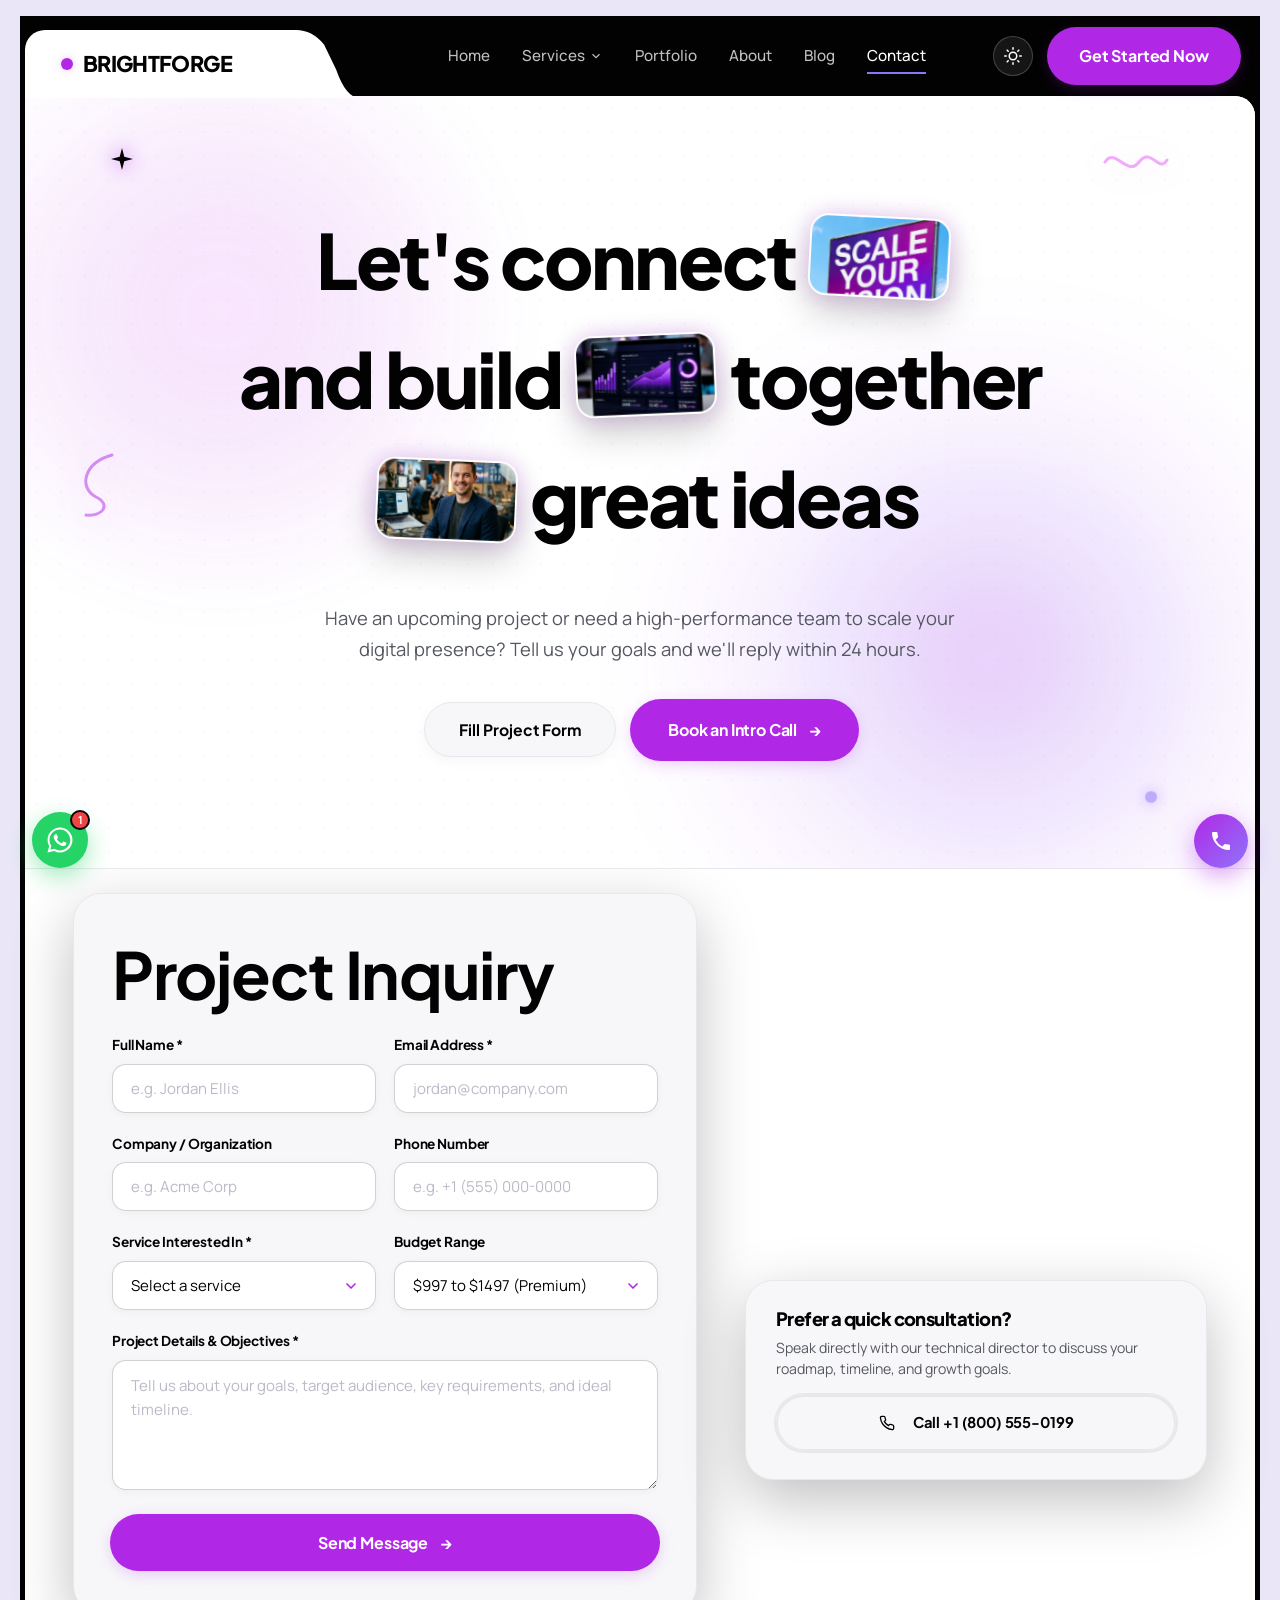
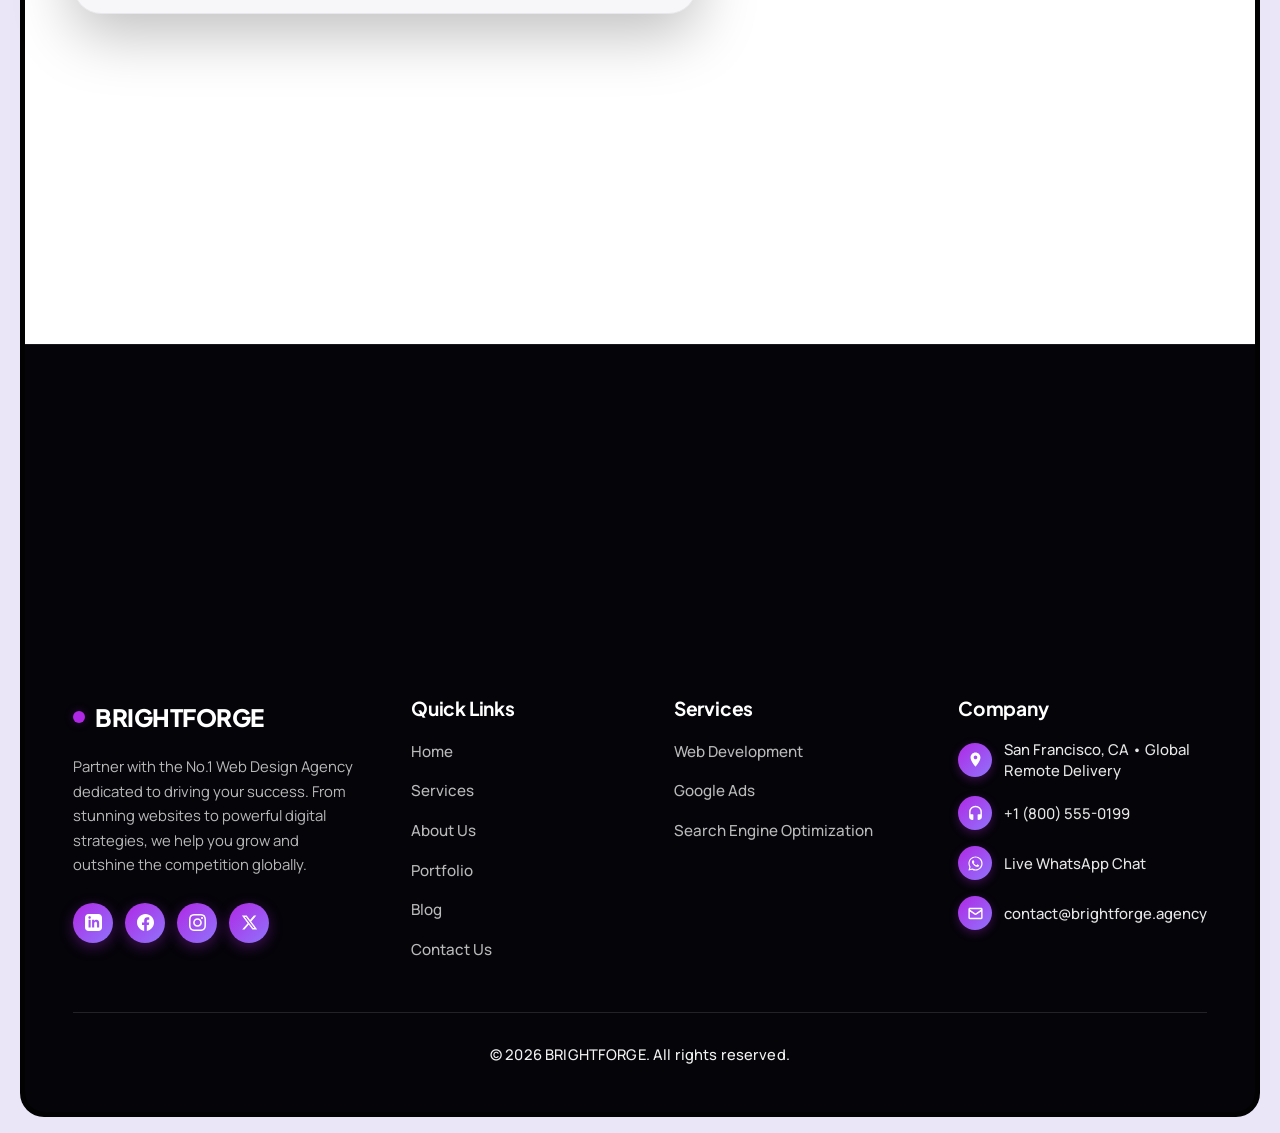
<file: contact.html>
<!DOCTYPE html>
<html lang="en" data-theme="light">
<head>
  <meta charset="UTF-8">
  <meta name="viewport" content="width=device-width, initial-scale=1.0">
  <title>Contact Us | BRIGHTFORGE Web Agency</title>
  <meta name="description" content="Tell us what you need, a new website, a Google Ads campaign, or an SEO plan, and we'll get back to you within one business day.">
  
  <!-- Modular Stylesheets -->
  <link rel="stylesheet" href="css/global.css">
  <link rel="stylesheet" href="css/header-footer.css">
  <link rel="stylesheet" href="css/contact.css">
</head>
<body>

  <!-- Main Boxed Outer Wrapper -->
  <div class="site-boxed-wrapper">

    <!-- Header / Navigation -->
    <header class="site-header" id="top">
      <div class="header-top-bar">
        <div class="brand-tab-unit">
          <div class="brand-tab-body">
            <a href="index.html" class="brand-logo" aria-label="BRIGHTFORGE Home">
              <span class="brand-aperture-dot" aria-hidden="true"></span>BRIGHTFORGE
            </a>
          </div>
          <div class="brand-tab-slope" aria-hidden="true">
            <svg viewBox="0 0 80 66" preserveAspectRatio="none" xmlns="http://www.w3.org/2000/svg">
              <path d="M 0,0 L 16,0 Q 32,0 44,14 L 56,38 Q 66,66 80,66 L 0,66 Z" fill="currentColor"/>
            </svg>
          </div>
        </div>

        <nav class="nav-desktop" aria-label="Main Navigation">
          <a href="index.html" class="nav-link">Home</a>
          <div class="nav-item-dropdown">
            <a href="services.html" class="nav-link">Services <svg class="nav-dropdown-arrow" viewBox="0 0 24 24" width="14" height="14" fill="none" stroke="currentColor" stroke-width="2"><polyline points="6 9 12 15 18 9"></polyline></svg></a>
            <div class="nav-dropdown-menu">
              <a href="service-web-development.html" class="nav-dropdown-item">Web Development</a>
              <a href="service-google-ads.html" class="nav-dropdown-item">Google Ads</a>
              <a href="service-seo.html" class="nav-dropdown-item">Search Engine Optimization (SEO)</a>
            </div>
          </div>
          <a href="portfolio.html" class="nav-link">Portfolio</a>
          <a href="about.html" class="nav-link">About</a>
          <a href="blog.html" class="nav-link">Blog</a>
          <a href="contact.html" class="nav-link active">Contact</a>
        </nav>

        <div class="header-actions">
          <button class="theme-toggle-btn" id="theme-toggle" aria-label="Switch to dark theme" title="Switch to dark mode">
            <svg class="theme-icon-sun" viewBox="0 0 24 24" fill="none" stroke="currentColor" stroke-width="2" stroke-linecap="round" stroke-linejoin="round">
              <circle cx="12" cy="12" r="5"></circle>
              <line x1="12" y1="1" x2="12" y2="3"></line>
              <line x1="12" y1="21" x2="12" y2="23"></line>
              <line x1="4.22" y1="4.22" x2="5.64" y2="5.64"></line>
              <line x1="18.36" y1="18.36" x2="19.78" y2="19.78"></line>
              <line x1="1" y1="12" x2="3" y2="12"></line>
              <line x1="21" y1="12" x2="23" y2="12"></line>
              <line x1="4.22" y1="19.78" x2="5.64" y2="18.36"></line>
              <line x1="18.36" y1="5.64" x2="19.78" y2="4.22"></line>
            </svg>
            <svg class="theme-icon-moon" viewBox="0 0 24 24" fill="none" stroke="currentColor" stroke-width="2" stroke-linecap="round" stroke-linejoin="round">
              <path d="M21 12.79A9 9 0 1 1 11.21 3 7 7 0 0 0 21 12.79z"></path>
            </svg>
          </button>

          <a href="contact.html" class="btn-header-cta">Get Started Now</a>

          <button class="hamburger-btn" aria-label="Toggle Mobile Menu">
            <span class="hamburger-line"></span>
            <span class="hamburger-line"></span>
            <span class="hamburger-line"></span>
          </button>
        </div>
      </div>
    </header>

    <!-- Mobile Drawer -->
    <div class="mobile-nav-drawer" aria-label="Mobile Navigation">
      <div class="mobile-nav-links">
        <a href="index.html" class="mobile-nav-link">Home</a>
        <div class="mobile-nav-group">
          <a href="services.html" class="mobile-nav-link">Services</a>
          <div class="mobile-sub-links">
            <a href="service-web-development.html" class="mobile-sub-link">Web Development</a>
            <a href="service-google-ads.html" class="mobile-sub-link">Google Ads</a>
            <a href="service-seo.html" class="mobile-sub-link">Search Engine Optimization</a>
          </div>
        </div>
        <a href="portfolio.html" class="mobile-nav-link">Portfolio</a>
        <a href="about.html" class="mobile-nav-link">About</a>
        <a href="blog.html" class="mobile-nav-link">Blog</a>
        <a href="contact.html" class="mobile-nav-link active">Contact</a>
      </div>
      <div class="mobile-nav-footer">
        <a href="contact.html" class="btn btn-primary" style="width:100%;">Get Started Now</a>
      </div>
    </div>

    <main class="main-content-canvas">
      <!-- ====================================================================
           1. Editorial Hero Section (Matching About Page Style)
           ==================================================================== -->
      <section class="editorial-hero-section contact-hero-section">
        <!-- Atmospheric Spray Paint Mist Backgrounds -->
        <div class="hero-spray-mist-left" aria-hidden="true"></div>
        <div class="hero-spray-mist-right" aria-hidden="true"></div>
        <div class="hero-spray-texture" aria-hidden="true"></div>

        <!-- Floating Minimal Vector Accents -->
        <div class="hero-floating-bg" aria-hidden="true">
          <svg class="about-floating-accent about-sparkle-tl" viewBox="0 0 24 24" fill="currentColor">
            <path d="M12 0L14.5 9.5L24 12L14.5 14.5L12 24L9.5 14.5L0 12L9.5 9.5L12 0Z"/>
          </svg>
          <svg class="about-floating-accent about-ribbon-tr" viewBox="0 0 66 36" fill="none" stroke="rgba(232, 121, 249, 0.6)" stroke-width="3" stroke-linecap="round">
            <path d="M2 18C12 2 24 34 36 18C48 2 56 30 64 16"/>
          </svg>
          <svg class="about-floating-accent about-curl-ml" viewBox="0 0 42 68" fill="none" stroke="rgba(176, 40, 230, 0.5)" stroke-width="3" stroke-linecap="round">
            <path d="M38 4C10 12 4 36 22 46C38 54 28 66 12 64"/>
          </svg>
          <div class="about-floating-accent about-dot-br"></div>
        </div>

        <div class="container">
          <div class="hero-center-box reveal reveal-up">

            <!-- Editorial Headline with 3 Embedded Inline Tilted Cards -->
            <h1 class="about-editorial-headline">
              <span class="about-headline-line">
                Let's connect
                <span class="hero-inline-card card-billboard" title="Creative Vision Showcase">
                  <img src="img/about_hero_billboard.jpg" alt="Creative Billboard Mockup" class="hero-inline-card-img" loading="eager">
                </span>
              </span>
              <span class="about-headline-line">
                and build
                <span class="hero-inline-card card-laptop" title="High-Speed Engineering Craft">
                  <img src="img/about_hero_laptop.jpg" alt="Engineering Laptop Mockup" class="hero-inline-card-img" loading="eager">
                </span>
                together
              </span>
              <span class="about-headline-line">
                <span class="hero-inline-card card-portrait" title="Senior Engineering Leadership">
                  <img src="img/about_solutions_hero.jpg" alt="Senior Tech Architect" class="hero-inline-card-img" loading="eager">
                </span>
                great ideas
              </span>
            </h1>

            <!-- Lead Copywriting -->
            <p class="about-hero-sub-text">
              Have an upcoming project or need a high-performance team to scale your digital presence? Tell us your goals and we'll reply within 24 hours.
            </p>

            <!-- Dual Pill Action Buttons -->
            <div class="about-hero-btn-group">
              <a href="#project-inquiry-form" class="btn-pill-outline">Fill Project Form</a>
              <a href="tel:+18005550199" class="btn btn-primary">Book an Intro Call <span class="cta-arrow">&rarr;</span></a>
            </div>

          </div>
        </div>
      </section>

      <!-- Split Layout -->
      <section class="section-spacer contact-form-section">
        <div class="container">
          <div class="contact-split-layout">
            
            <!-- Left: 2-Column Form Box -->
            <div class="contact-form-box">
              <h2 class="contact-form-title">Project Inquiry</h2>
              
              <form id="project-inquiry-form" class="contact-form-grid">
                
                <!-- Row 1: Full Name & Email -->
                <div class="form-group">
                  <label for="contact-name" class="form-label">Full Name *</label>
                  <input type="text" id="contact-name" name="name" class="form-input" placeholder="e.g. Jordan Ellis" required>
                </div>

                <div class="form-group">
                  <label for="contact-email" class="form-label">Email Address *</label>
                  <input type="email" id="contact-email" name="email" class="form-input" placeholder="jordan@company.com" required>
                </div>

                <!-- Row 2: Company & Phone -->
                <div class="form-group">
                  <label for="contact-company" class="form-label">Company / Organization</label>
                  <input type="text" id="contact-company" name="company" class="form-input" placeholder="e.g. Acme Corp">
                </div>

                <div class="form-group">
                  <label for="contact-phone" class="form-label">Phone Number</label>
                  <input type="tel" id="contact-phone" name="phone" class="form-input" placeholder="e.g. +1 (555) 000-0000">
                </div>

                <!-- Row 3: Service & Budget -->
                <div class="form-group">
                  <label for="contact-service" class="form-label">Service Interested In *</label>
                  <select id="contact-service" name="service" class="form-select" required>
                    <option value="" disabled selected>Select a service</option>
                    <option value="web-development">Web Development</option>
                    <option value="google-ads">Google Ads</option>
                    <option value="seo">Search Engine Optimization (SEO)</option>
                    <option value="full-package">All Three / Custom Growth Package</option>
                  </select>
                </div>

                <div class="form-group">
                  <label for="contact-budget" class="form-label">Budget Range</label>
                  <select id="contact-budget" name="budget" class="form-select">
                    <option value="starter">$697 to $997 (Starter)</option>
                    <option value="premium" selected>$997 to $1497 (Premium)</option>
                    <option value="diamond">$1497 to $1997+ (Diamond)</option>
                    <option value="custom">Custom / Enterprise</option>
                  </select>
                </div>

                <!-- Row 4: Full-Width Message -->
                <div class="form-group form-group-full">
                  <label for="contact-message" class="form-label">Project Details &amp; Objectives *</label>
                  <textarea id="contact-message" name="message" class="form-textarea" placeholder="Tell us about your goals, target audience, key requirements, and ideal timeline." required></textarea>
                </div>

                <!-- Row 5: Submit Button -->
                <div class="form-group form-group-full" style="margin-top: 6px;">
                  <button type="submit" class="btn btn-primary" style="width: 100%;">
                    Send Message <span class="cta-arrow">&rarr;</span>
                  </button>
                </div>

              </form>
            </div>

            <!-- Right: Direct Studio Info & Intro Call Widget -->
            <div>
              <div class="direct-info-card">
                <h3 class="direct-contact-title">Direct Contact</h3>
                
                <div class="contact-detail-item">
                  <div class="contact-icon-squircle">
                    <svg viewBox="0 0 24 24" width="18" height="18" fill="none" stroke="currentColor" stroke-width="2"><path d="M21 10c0 7-9 13-9 13s-9-6-9-13a9 9 0 0 1 18 0z"/><circle cx="12" cy="10" r="3"/></svg>
                  </div>
                  <div class="contact-detail-text">
                    <span class="contact-detail-label">Location:</span>
                    <span class="contact-detail-val">San Francisco, CA &bull; Global Remote Delivery</span>
                  </div>
                </div>

                <div class="contact-detail-item">
                  <div class="contact-icon-squircle">
                    <svg viewBox="0 0 24 24" width="18" height="18" fill="none" stroke="currentColor" stroke-width="2"><path d="M4 4h16c1.1 0 2 .9 2 2v12c0 1.1-.9 2-2 2H4c-1.1 0-2-.9-2-2V6c0-1.1.9-2 2-2z"/><polyline points="22,6 12,13 2,6"/></svg>
                  </div>
                  <div class="contact-detail-text">
                    <span class="contact-detail-label">Email:</span>
                    <a href="mailto:contact@brightforge.agency" class="contact-detail-val contact-link-highlight">contact@brightforge.agency</a>
                  </div>
                </div>

                <div class="contact-detail-item">
                  <div class="contact-icon-squircle">
                    <svg viewBox="0 0 24 24" width="18" height="18" fill="none" stroke="currentColor" stroke-width="2"><path d="M22 16.92v3a2 2 0 0 1-2.18 2 19.79 19.79 0 0 1-8.63-3.07 19.5 19.5 0 0 1-6-6 19.79 19.79 0 0 1-3.07-8.67A2 2 0 0 1 4.11 2h3a2 2 0 0 1 2 1.72 12.84 12.84 0 0 0 .7 2.81 2 2 0 0 1-.45 2.11L8.09 9.91a16 16 0 0 0 6 6l1.27-1.27a2 2 0 0 1 2.11-.45 12.84 12.84 0 0 0 2.81.7A2 2 0 0 1 22 16.92z"/></svg>
                  </div>
                  <div class="contact-detail-text">
                    <span class="contact-detail-label">Phone:</span>
                    <a href="tel:+18005550199" class="contact-detail-val contact-link-highlight">+1 (800) 555-0199</a>
                  </div>
                </div>

                <div class="response-time-pill">
                  <svg width="18" height="18" viewBox="0 0 24 24" fill="none" stroke="currentColor" stroke-width="2">
                    <circle cx="12" cy="12" r="10"></circle>
                    <polyline points="12 6 12 12 16 14"></polyline>
                  </svg>
                  <span>We reply within 24 hours guaranteed.</span>
                </div>
              </div>

              <!-- Quick Intro Call Widget -->
              <div class="direct-call-widget">
                <h4 class="direct-call-widget-title">Prefer a quick consultation?</h4>
                <p class="direct-call-widget-desc">Speak directly with our technical director to discuss your roadmap, timeline, and growth goals.</p>
                <a href="tel:+18005550199" class="btn btn-outline" style="width: 100%; justify-content: center; font-size: 0.92rem;">
                  <svg width="16" height="16" viewBox="0 0 24 24" fill="none" stroke="currentColor" stroke-width="2" style="margin-right: 6px;"><path d="M22 16.92v3a2 2 0 0 1-2.18 2 19.79 19.79 0 0 1-8.63-3.07 19.5 19.5 0 0 1-6-6 19.79 19.79 0 0 1-3.07-8.67A2 2 0 0 1 4.11 2h3a2 2 0 0 1 2 1.72 12.84 12.84 0 0 0 .7 2.81 2 2 0 0 1-.45 2.11L8.09 9.91a16 16 0 0 0 6 6l1.27-1.27a2 2 0 0 1 2.11-.45 12.84 12.84 0 0 0 2.81.7A2 2 0 0 1 22 16.92z"/></svg>
                  Call +1 (800) 555-0199
                </a>
              </div>
            </div>

          </div>
        </div>
      </section>

    </main>

    <!-- Footer (Integrated Top CTA Banner + 5-Column Navigation) -->
    <footer class="site-footer">
      <div class="container">
        
        <!-- Top Integrated CTA Banner -->
        <div class="footer-cta-container">
          <div class="cta-ref-banner-card reveal reveal-up">
            
            <!-- Left Side: Content & Actions -->
            <div class="cta-ref-content-col">
              <h2 class="cta-ref-title">Ready To Scale <span class="highlight-purple-text">Your Business</span></h2>
              <p class="cta-ref-subhead">We design, build, and grow high-performing websites, Google Ads funnels, and SEO growth engines that scale your brand online.</p>
              <div class="cta-ref-action-row">
                <a href="contact.html" class="btn btn-cta-white">
                  Start Your Project <span class="cta-arrow">&rarr;</span>
                </a>
              </div>
            </div>

            <!-- Right Side: Full-Bleed Mockup + Glowing Purple Arc -->
            <div class="cta-ref-visual-col">
              <div class="cta-ref-arc-glow" aria-hidden="true"></div>
              <img src="img/cta-img.png" alt="BRIGHTFORGE Digital Experiences Dashboard" class="cta-ref-mockup-img" loading="lazy">
            </div>

          </div>
        </div>
        
        <div class="footer-ref-grid">
          
          <!-- Column 1: Brand Logo & Bio + Circular Social Icons -->
          <div class="footer-col-brand">
            <a href="index.html" class="brand-logo footer-brand-logo" aria-label="BRIGHTFORGE Home">
              <span class="brand-aperture-dot" aria-hidden="true"></span>
              BRIGHTFORGE
            </a>
            <p class="footer-brand-bio">
              Partner with the No.1 Web Design Agency dedicated to driving your success. From stunning websites to powerful digital strategies, we help you grow and outshine the competition globally.
            </p>
            <div class="footer-social-row">
              <a href="https://linkedin.com" target="_blank" rel="noopener noreferrer" class="footer-social-circle" aria-label="LinkedIn">
                <svg viewBox="0 0 24 24" width="16" height="16" fill="currentColor"><path d="M19 0h-14c-2.761 0-5 2.239-5 5v14c0 2.761 2.239 5 5 5h14c2.762 0 5-2.239 5-5v-14c0-2.761-2.238-5-5-5zm-11 19h-3v-11h3v11zm-1.5-12.268c-.966 0-1.75-.79-1.75-1.764s.784-1.764 1.75-1.764 1.75.79 1.75 1.764-.783 1.764-1.75 1.764zm13.5 12.268h-3v-5.604c0-3.368-4-3.113-4 0v5.604h-3v-11h3v1.765c1.396-2.586 7-2.777 7 2.476v6.759z"/></svg>
              </a>
              <a href="https://facebook.com" target="_blank" rel="noopener noreferrer" class="footer-social-circle" aria-label="Facebook">
                <svg viewBox="0 0 24 24" width="16" height="16" fill="currentColor"><path d="M24 12.073c0-6.627-5.373-12-12-12s-12 5.373-12 12c0 5.99 4.388 10.954 10.125 11.854v-8.385H7.078v-3.47h3.047V9.43c0-3.007 1.792-4.669 4.533-4.669 1.312 0 2.686.235 2.686.235v2.953H15.83c-1.491 0-1.956.925-1.956 1.874v2.25h3.328l-.532 3.47h-2.796v8.385C19.612 23.027 24 18.062 24 12.073z"/></svg>
              </a>
              <a href="https://instagram.com" target="_blank" rel="noopener noreferrer" class="footer-social-circle" aria-label="Instagram">
                <svg viewBox="0 0 24 24" width="16" height="16" fill="currentColor"><path d="M12 2.163c3.204 0 3.584.012 4.85.07 3.252.148 4.771 1.691 4.919 4.919.058 1.265.069 1.645.069 4.849 0 3.205-.012 3.584-.069 4.849-.149 3.225-1.664 4.771-4.919 4.919-1.266.058-1.644.07-4.85.07-3.204 0-3.584-.012-4.849-.07-3.26-.149-4.771-1.699-4.919-4.92-.058-1.265-.07-1.644-.07-4.849 0-3.204.013-3.583.07-4.849.149-3.227 1.664-4.771 4.919-4.919 1.266-.057 1.645-.069 4.849-.069zm0-2.163c-3.259 0-3.667.014-4.947.072-4.358.2-6.78 2.618-6.98 6.98-.059 1.281-.073 1.689-.073 4.948 0 3.259.014 3.668.072 4.948.2 4.358 2.618 6.78 6.98 6.98 1.281.058 1.689.072 4.948.072 3.259 0 3.668-.014 4.948-.072 4.354-.2 6.782-2.618 6.979-6.98.059-1.28.073-1.689.073-4.948 0-3.259-.014-3.667-.072-4.947-.196-4.354-2.617-6.78-6.979-6.98-1.281-.059-1.69-.073-4.949-.073zm0 5.838c-3.403 0-6.162 2.759-6.162 6.162s2.759 6.163 6.162 6.163 6.162-2.759 6.162-6.163c0-3.403-2.759-6.162-6.162-6.162zm0 10.162c-2.209 0-4-1.79-4-4 0-2.209 1.791-4 4-4s4 1.791 4 4c0 2.21-1.791 4-4 4zm6.406-11.845c-.796 0-1.441.645-1.441 1.44s.645 1.44 1.441 1.44c.795 0 1.439-.645 1.439-1.44s-.644-1.44-1.439-1.44z"/></svg>
              </a>
              <a href="https://twitter.com" target="_blank" rel="noopener noreferrer" class="footer-social-circle" aria-label="X (Twitter)">
                <svg viewBox="0 0 24 24" width="16" height="16" fill="currentColor"><path d="M18.244 2.25h3.308l-7.227 8.26 8.502 11.24H16.17l-5.214-6.817L4.99 21.75H1.68l7.73-8.835L1.254 2.25H8.08l4.713 6.231zm-1.161 17.52h1.833L7.084 4.126H5.117z"/></svg>
              </a>
            </div>
          </div>

          <!-- Column 2: Quick Links -->
          <div class="footer-col-links">
            <h4 class="footer-ref-title">Quick Links</h4>
            <ul class="footer-nav-list">
              <li><a href="index.html" class="footer-nav-link">Home</a></li>
              <li><a href="services.html" class="footer-nav-link">Services</a></li>
              <li><a href="about.html" class="footer-nav-link">About Us</a></li>
              <li><a href="portfolio.html" class="footer-nav-link">Portfolio</a></li>
              <li><a href="blog.html" class="footer-nav-link">Blog</a></li>
              <li><a href="contact.html" class="footer-nav-link">Contact Us</a></li>
            </ul>
          </div>

          <!-- Column 3: Services -->
          <div class="footer-col-links">
            <h4 class="footer-ref-title">Services</h4>
            <ul class="footer-nav-list">
              <li><a href="service-web-development.html" class="footer-nav-link">Web Development</a></li>
              <li><a href="service-google-ads.html" class="footer-nav-link">Google Ads</a></li>
              <li><a href="service-seo.html" class="footer-nav-link">Search Engine Optimization</a></li>
            </ul>
          </div>

          <!-- Column 4: Company / Contact Info -->
          <div class="footer-col-links footer-col-contact">
            <h4 class="footer-ref-title">Company</h4>
            <div class="footer-contact-details">
              <div class="footer-contact-row">
                <span class="footer-contact-icon-circle" aria-hidden="true">
                  <svg viewBox="0 0 24 24" width="16" height="16" fill="currentColor"><path d="M12 2C8.13 2 5 5.13 5 9c0 5.25 7 13 7 13s7-7.75 7-13c0-3.87-3.13-7-7-7zm0 9.5c-1.38 0-2.5-1.12-2.5-2.5s1.12-2.5 2.5-2.5 2.5 1.12 2.5 2.5-1.12 2.5-2.5 2.5z"/></svg>
                </span>
                <span>San Francisco, CA &bull; Global Remote Delivery</span>
              </div>
              <div class="footer-contact-row">
                <span class="footer-contact-icon-circle" aria-hidden="true">
                  <svg viewBox="0 0 24 24" width="16" height="16" fill="currentColor"><path d="M12 1a9 9 0 0 0-9 9v7c0 2.206 1.794 4 4 4h1a1 1 0 0 0 1-1v-6a1 1 0 0 0-1-1H5v-3a7 7 0 0 1 14 0v3h-3a1 1 0 0 0-1 1v6a1 1 0 0 0 1 1h1c2.206 0 4-1.794 4-4v-7a9 9 0 0 0-9-9z"/></svg>
                </span>
                <a href="tel:+18005550199" class="footer-contact-link">+1 (800) 555-0199</a>
              </div>
              <div class="footer-contact-row">
                <span class="footer-contact-icon-circle" aria-hidden="true">
                  <svg viewBox="0 0 24 24" width="18" height="18" fill="currentColor"><path d="M12.012 2c-5.506 0-9.989 4.478-9.99 9.984a9.96 9.96 0 0 0 1.333 4.993L2 22l5.233-1.237a9.994 9.994 0 0 0 4.779 1.217h.004c5.505 0 9.988-4.478 9.989-9.984 0-2.669-1.037-5.176-2.925-7.064A9.925 9.925 0 0 0 12.012 2zm0 18.304h-.003a8.31 8.31 0 0 1-4.233-1.157l-.304-.18-3.146.745.758-3.066-.198-.315a8.272 8.272 0 0 1-1.267-4.347c.001-4.582 3.731-8.307 8.315-8.307 2.22 0 4.307.865 5.877 2.436a8.27 8.27 0 0 1 2.432 5.874c-.001 4.583-3.732 8.317-8.231 8.317zm4.551-6.216c-.249-.125-1.472-.726-1.7-.809-.228-.083-.394-.125-.56.125-.166.249-.643.809-.788.975-.145.166-.29.187-.539.062-.249-.125-1.052-.388-2.003-1.236-.74-.66-1.24-1.475-1.385-1.724-.145-.249-.015-.384.11-.508.112-.112.249-.29.373-.436.125-.145.166-.249.249-.415.083-.166.042-.311-.021-.436-.062-.125-.56-1.349-.768-1.847-.202-.485-.407-.419-.56-.427l-.477-.008c-.166 0-.436.062-.664.311-.228.249-.871.851-.871 2.075s.892 2.407 1.017 2.573c.125.166 1.756 2.681 4.254 3.759.594.257 1.058.41 1.42.526.597.19 1.14.163 1.57.099.479-.071 1.472-.602 1.68-1.183.207-.581.207-1.079.145-1.183-.062-.104-.228-.166-.477-.291z"/></svg>
                </span>
                <a href="https://wa.me/923143110259" target="_blank" rel="noopener noreferrer" class="footer-contact-link">Live WhatsApp Chat</a>
              </div>
              <div class="footer-contact-row">
                <span class="footer-contact-icon-circle" aria-hidden="true">
                  <svg viewBox="0 0 24 24" width="16" height="16" fill="currentColor"><path d="M20 4H4c-1.103 0-2 .897-2 2v12c0 1.103.897 2 2 2h16c1.103 0 2-.897 2-2V6c0-1.103-.897-2-2-2zm0 2v.511l-8 5.333-8-5.333V6h16zM4 18V9.044l7.445 4.963a1 1 0 0 0 1.11 0L20 9.044 20.002 18H4z"/></svg>
                </span>
                <a href="mailto:contact@brightforge.agency" class="footer-contact-link">contact@brightforge.agency</a>
              </div>
            </div>
          </div>

        </div>

        <!-- Centered Bottom Copyright -->
        <div class="footer-ref-bottom">
          <p>&copy; 2026 BRIGHTFORGE. All rights reserved.</p>
        </div>

      </div>
    </footer>

    <!-- Floating WhatsApp Chat Button (Left) -->
    <a href="https://wa.me/923143110259" target="_blank" rel="noopener noreferrer" class="floating-whatsapp-btn" aria-label="Chat on WhatsApp" title="Chat on WhatsApp">
      <span class="whatsapp-badge">1</span>
      <svg viewBox="0 0 24 24"><path d="M12.012 2c-5.506 0-9.989 4.478-9.99 9.984a9.96 9.96 0 0 0 1.333 4.993L2 22l5.233-1.237a9.994 9.994 0 0 0 4.779 1.217h.004c5.505 0 9.988-4.478 9.989-9.984 0-2.669-1.037-5.176-2.925-7.064A9.925 9.925 0 0 0 12.012 2zm0 18.304h-.003a8.31 8.31 0 0 1-4.233-1.157l-.304-.18-3.146.745.758-3.066-.198-.315a8.272 8.272 0 0 1-1.267-4.347c.001-4.582 3.731-8.307 8.315-8.307 2.22 0 4.307.865 5.877 2.436a8.27 8.27 0 0 1 2.432 5.874c-.001 4.583-3.732 8.317-8.231 8.317zm4.551-6.216c-.249-.125-1.472-.726-1.7-.809-.228-.083-.394-.125-.56.125-.166.249-.643.809-.788.975-.145.166-.29.187-.539.062-.249-.125-1.052-.388-2.003-1.236-.74-.66-1.24-1.475-1.385-1.724-.145-.249-.015-.384.11-.508.112-.112.249-.29.373-.436.125-.145.166-.249.249-.415.083-.166.042-.311-.021-.436-.062-.125-.56-1.349-.768-1.847-.202-.485-.407-.419-.56-.427l-.477-.008c-.166 0-.436.062-.664.311-.228.249-.871.851-.871 2.075s.892 2.407 1.017 2.573c.125.166 1.756 2.681 4.254 3.759.594.257 1.058.41 1.42.526.597.19 1.14.163 1.57.099.479-.071 1.472-.602 1.68-1.183.207-.581.207-1.079.145-1.183-.062-.104-.228-.166-.477-.291z"/></svg>
    </a>

    <!-- Floating Call Button (Right) -->
    <a href="tel:+18005550199" class="floating-call-btn" aria-label="Call Us Now" title="Call Us Now">
      <svg viewBox="0 0 24 24"><path d="M6.62 10.79a15.053 15.053 0 0 0 6.59 6.59l2.2-2.2a1 1 0 0 1 1.02-.24c1.12.37 2.33.57 3.57.57a1 1 0 0 1 1 1V20a1 1 0 0 1-1 1A17 17 0 0 1 3 4a1 1 0 0 1 1-1h3.5a1 1 0 0 1 1 1c0 1.24.2 2.45.57 3.57a1 1 0 0 1-.24 1.02l-2.21 2.2z"/></svg>
    </a>

  </div><!-- /site-boxed-wrapper -->

  <script src="js/global.js"></script>
  <script src="js/contact.js"></script>
</body>
</html>
</file>
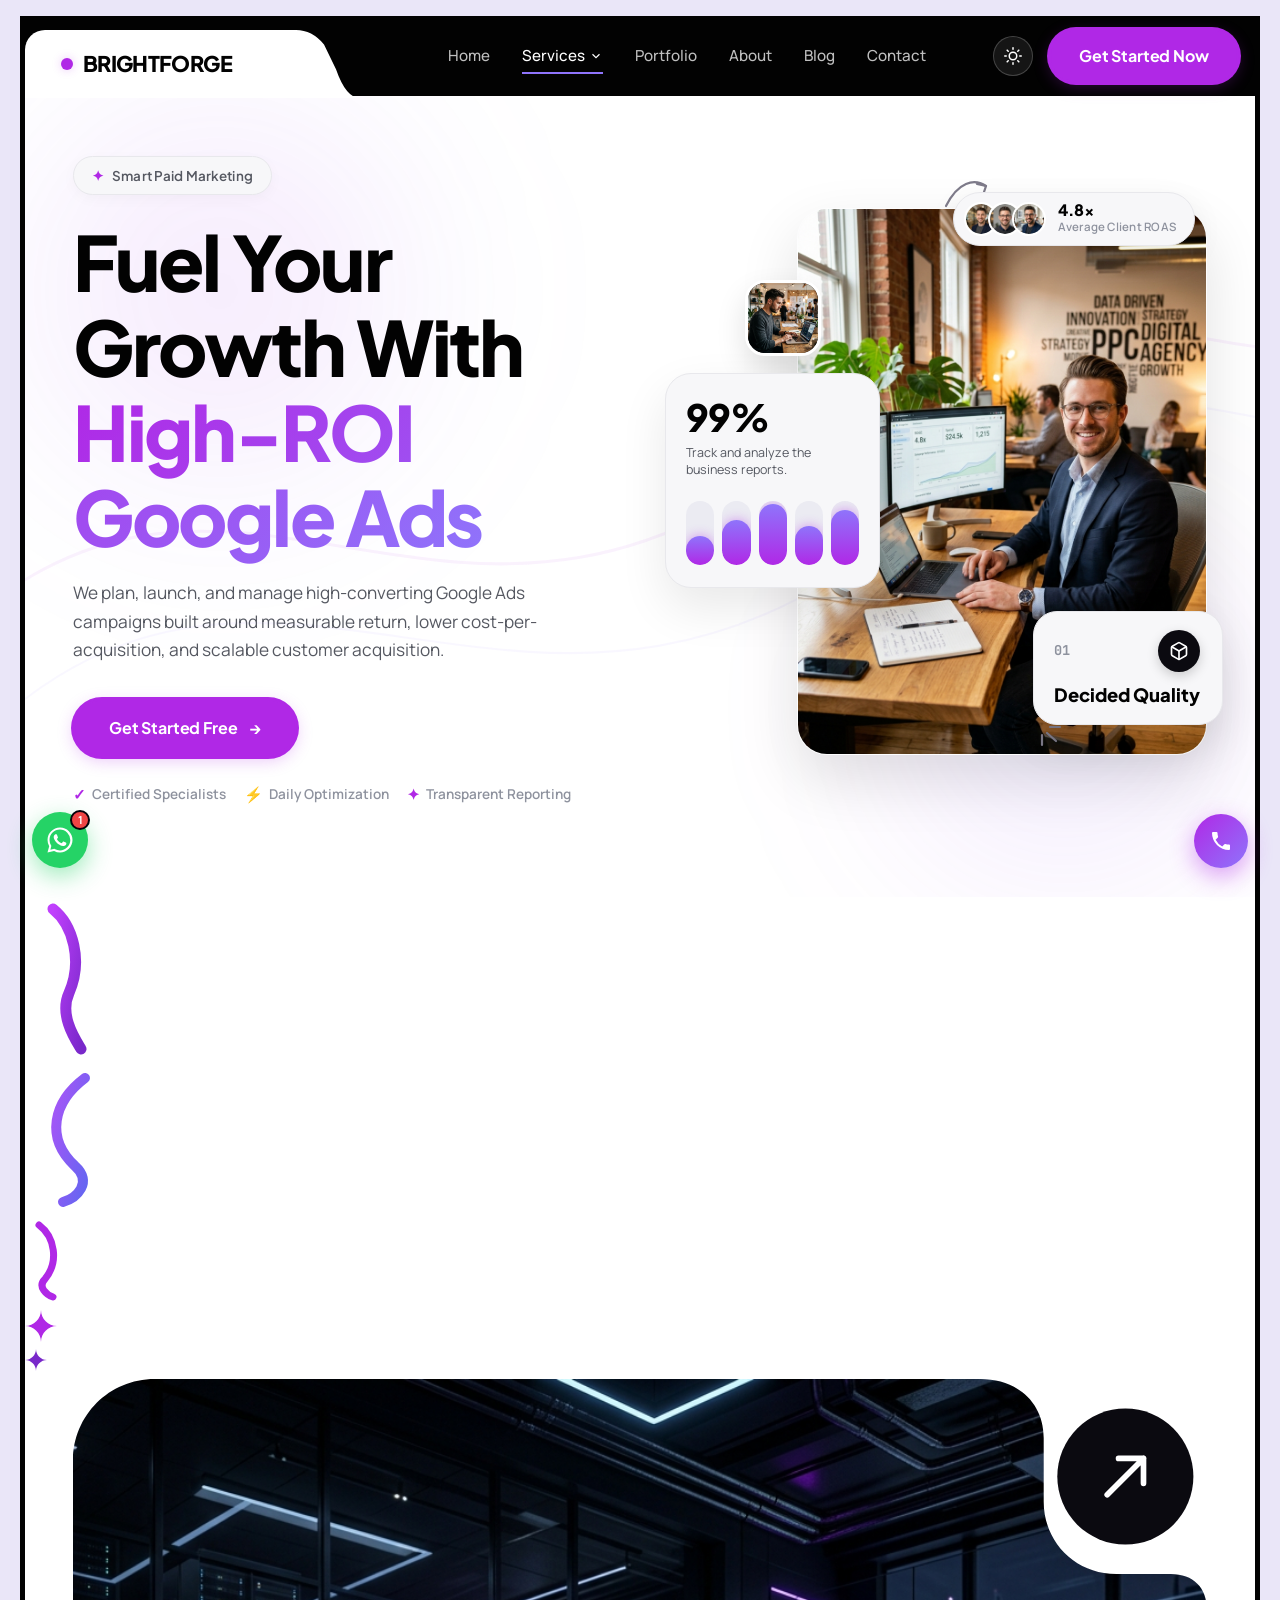
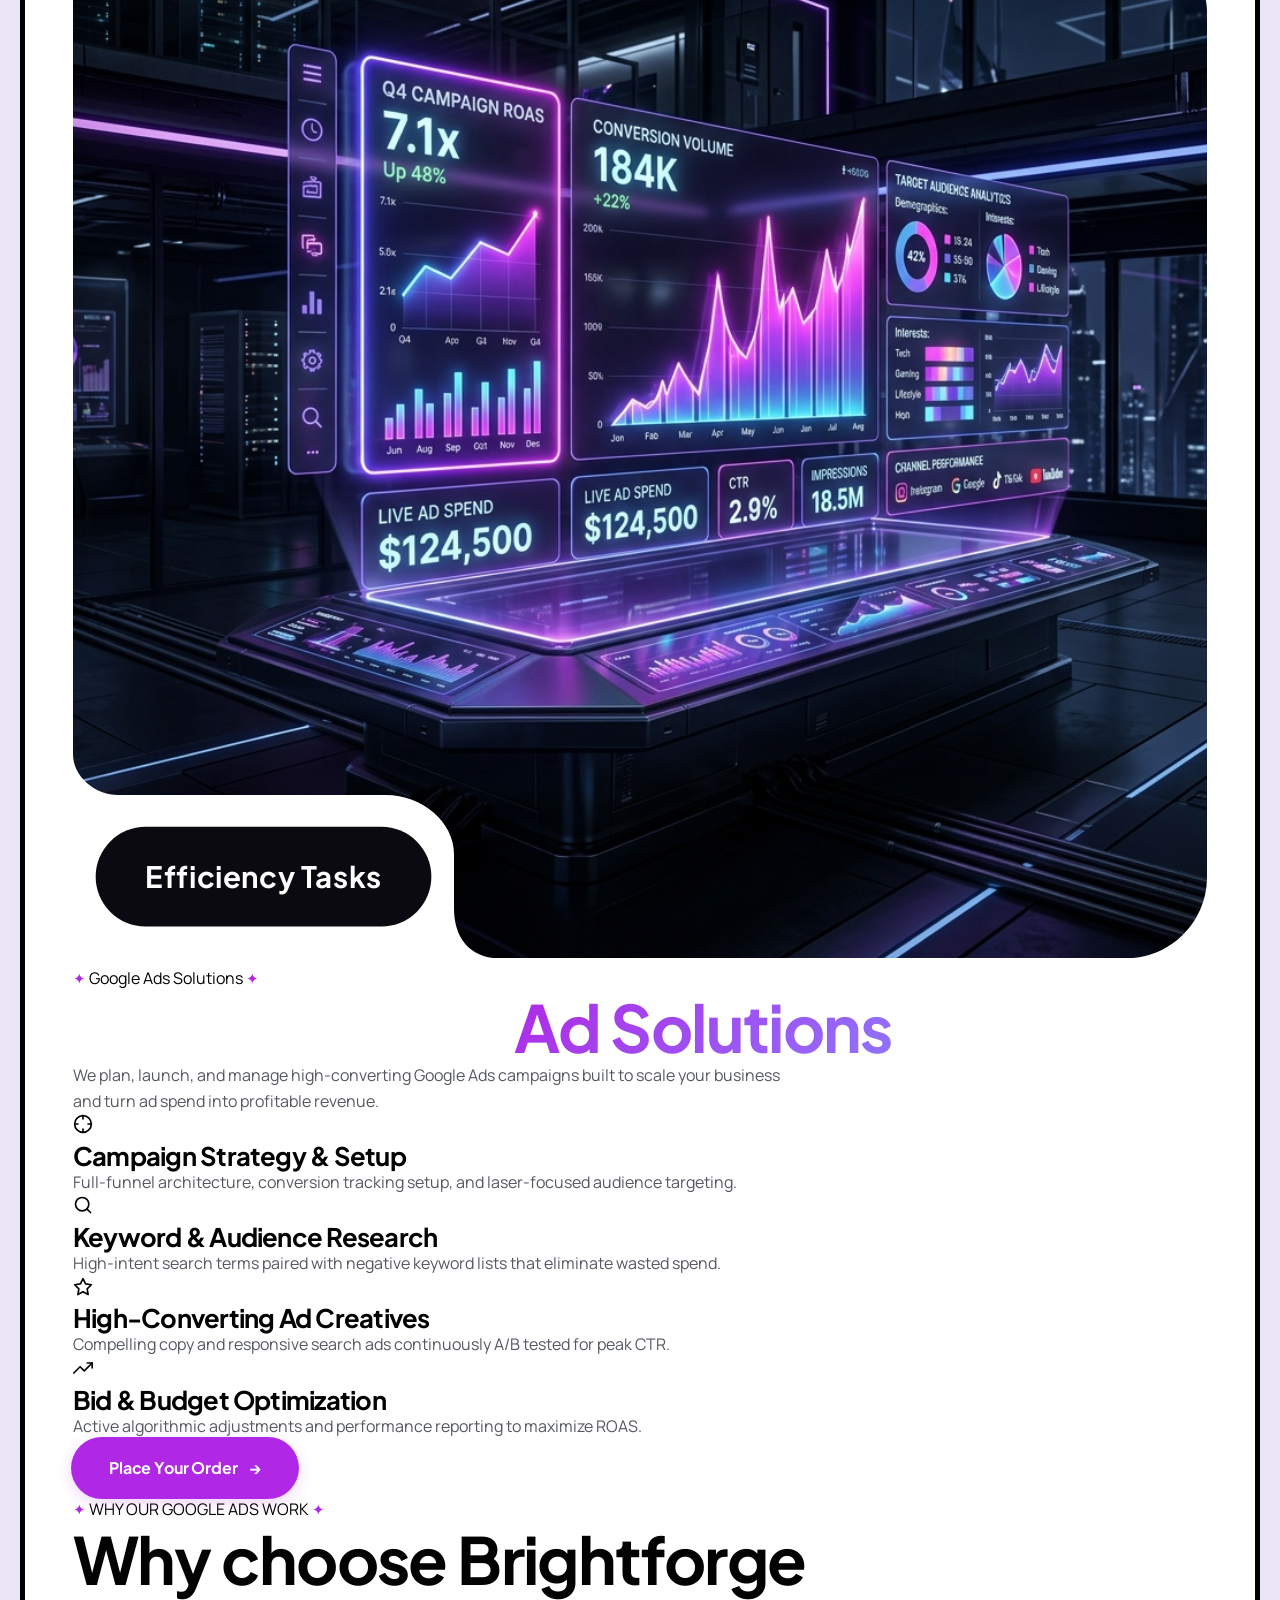
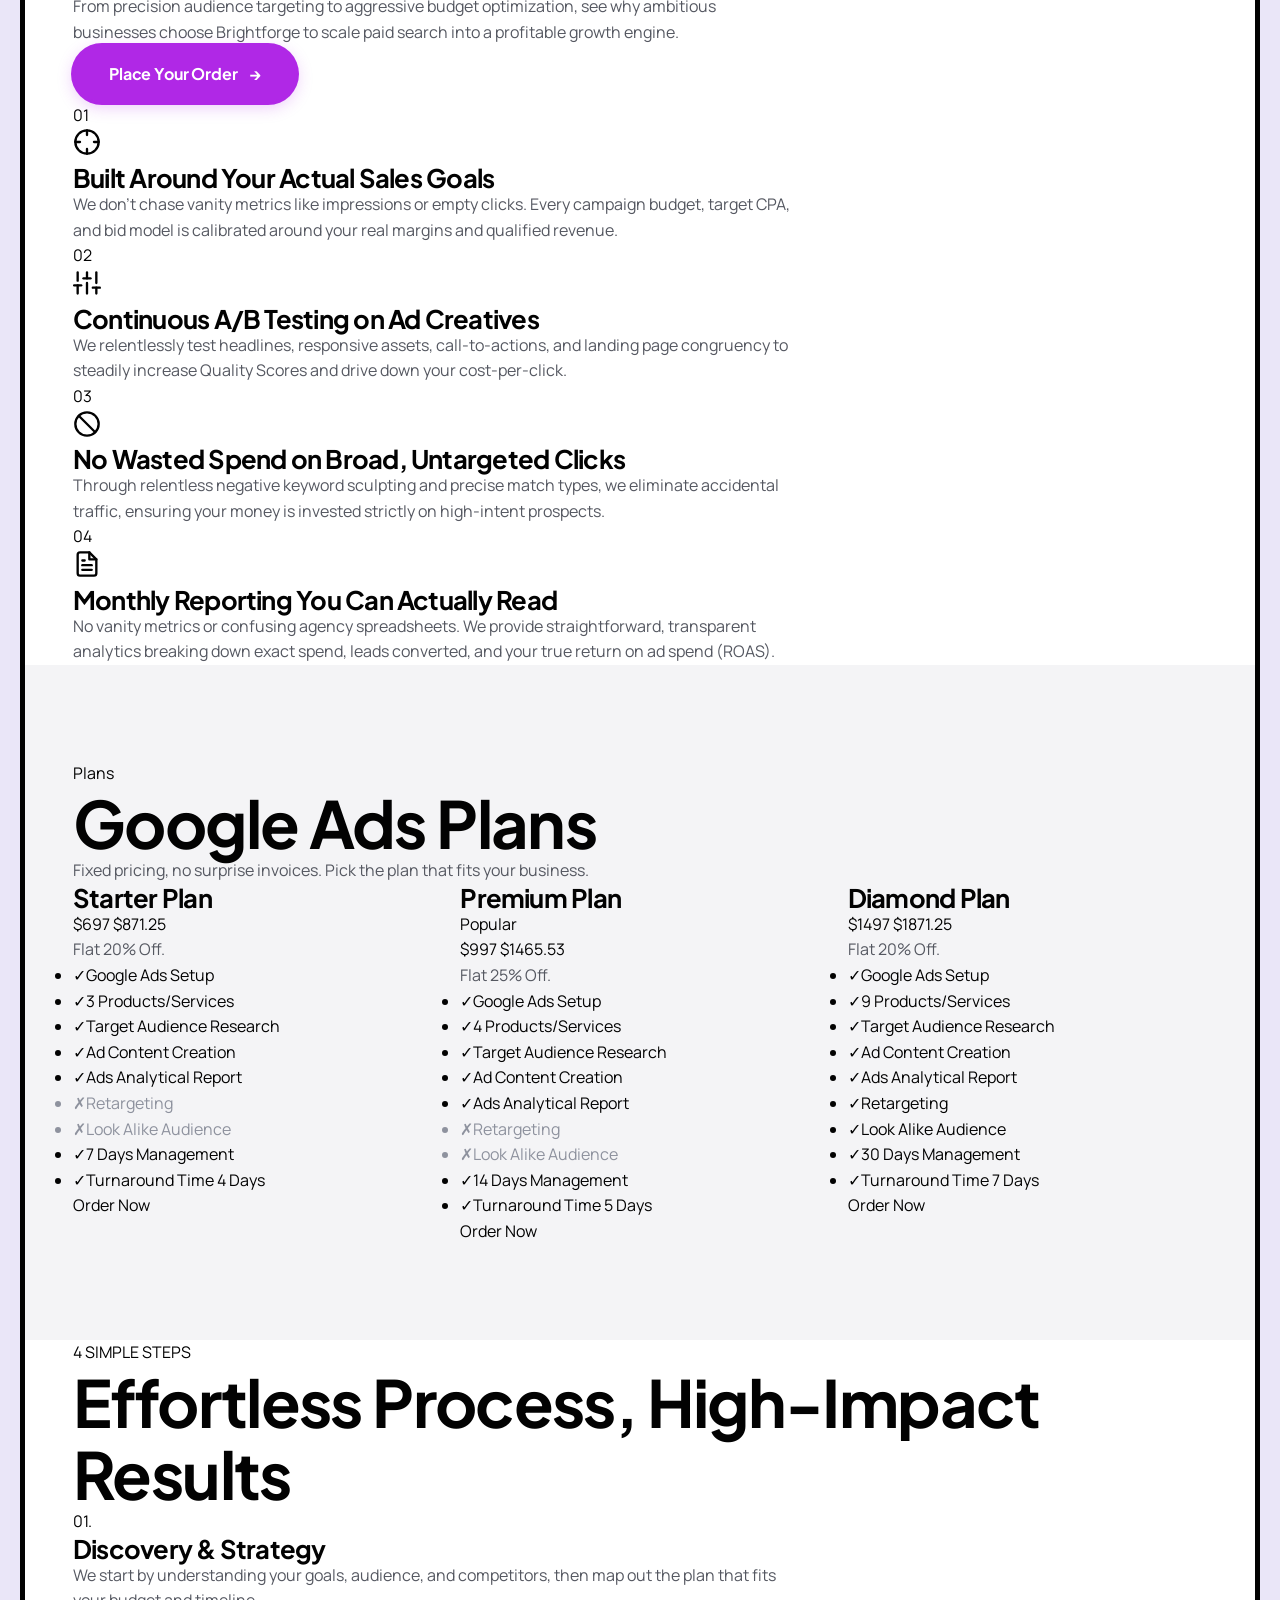
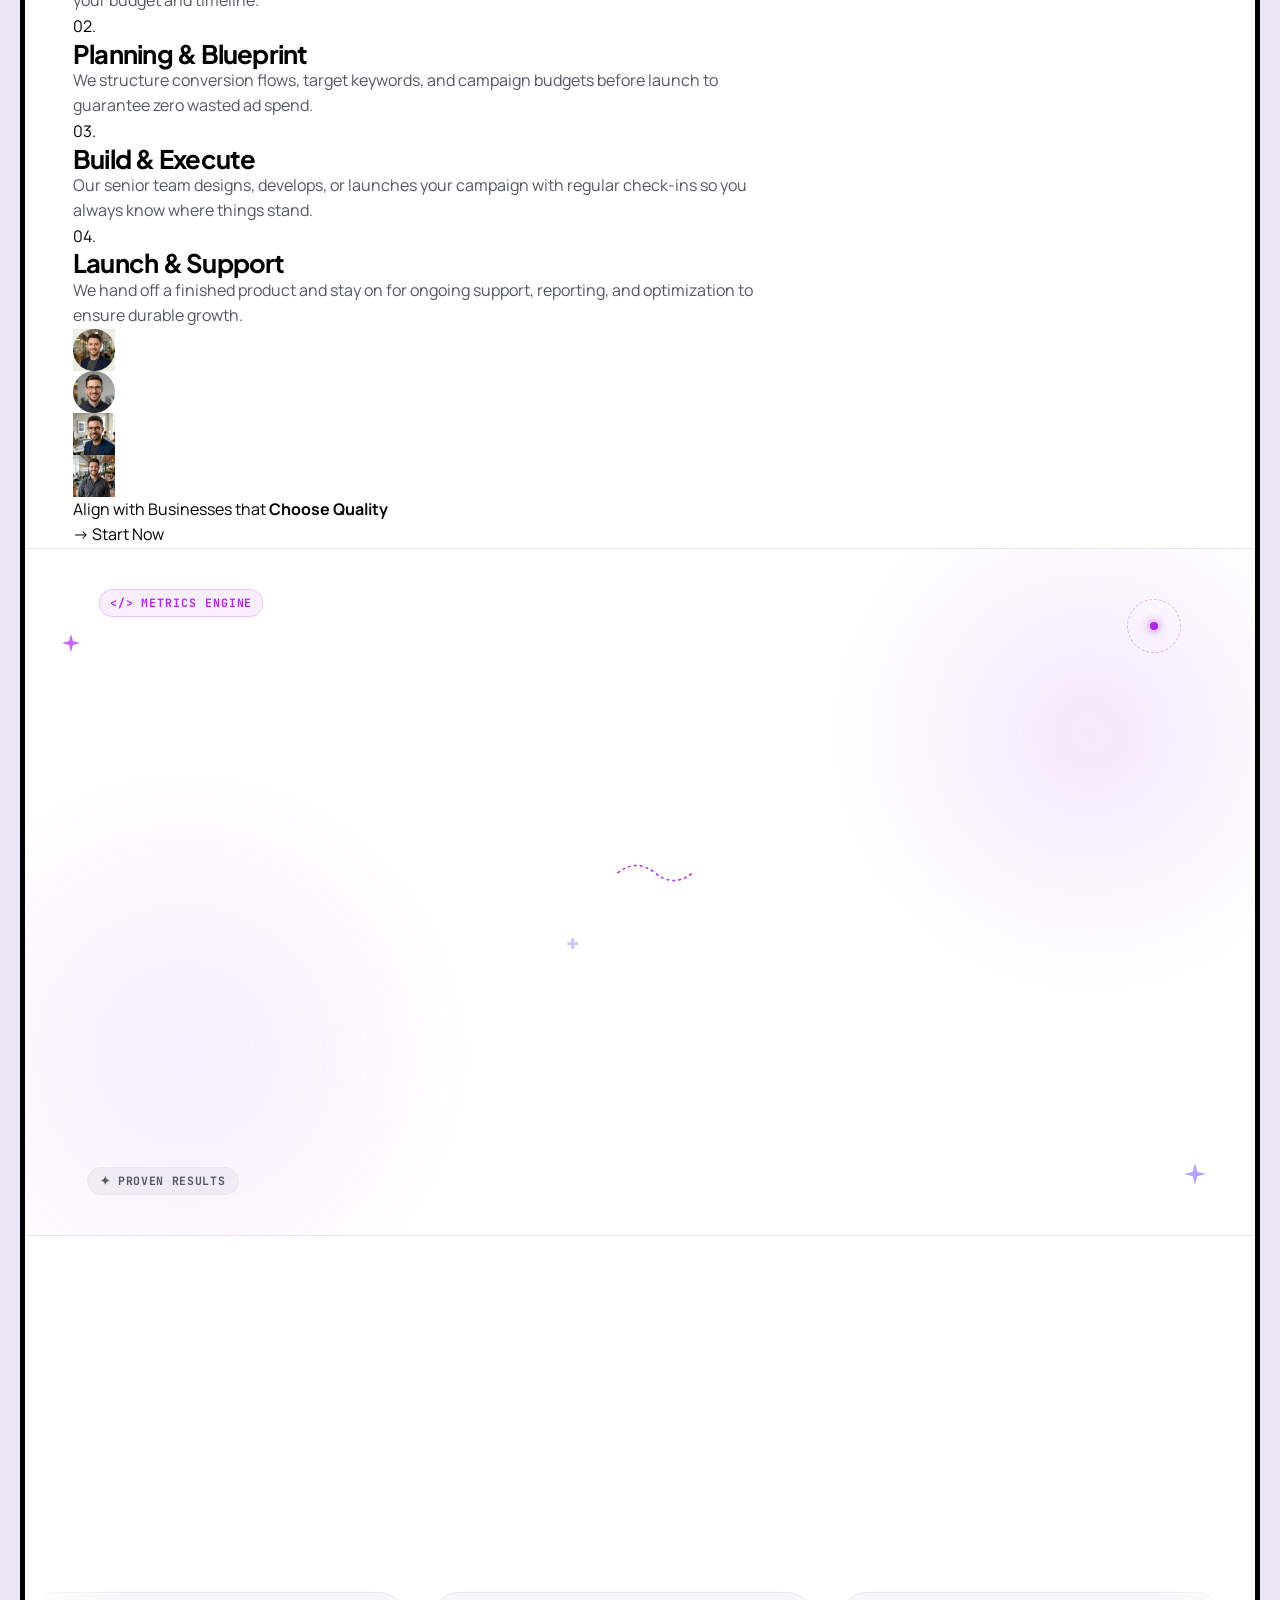
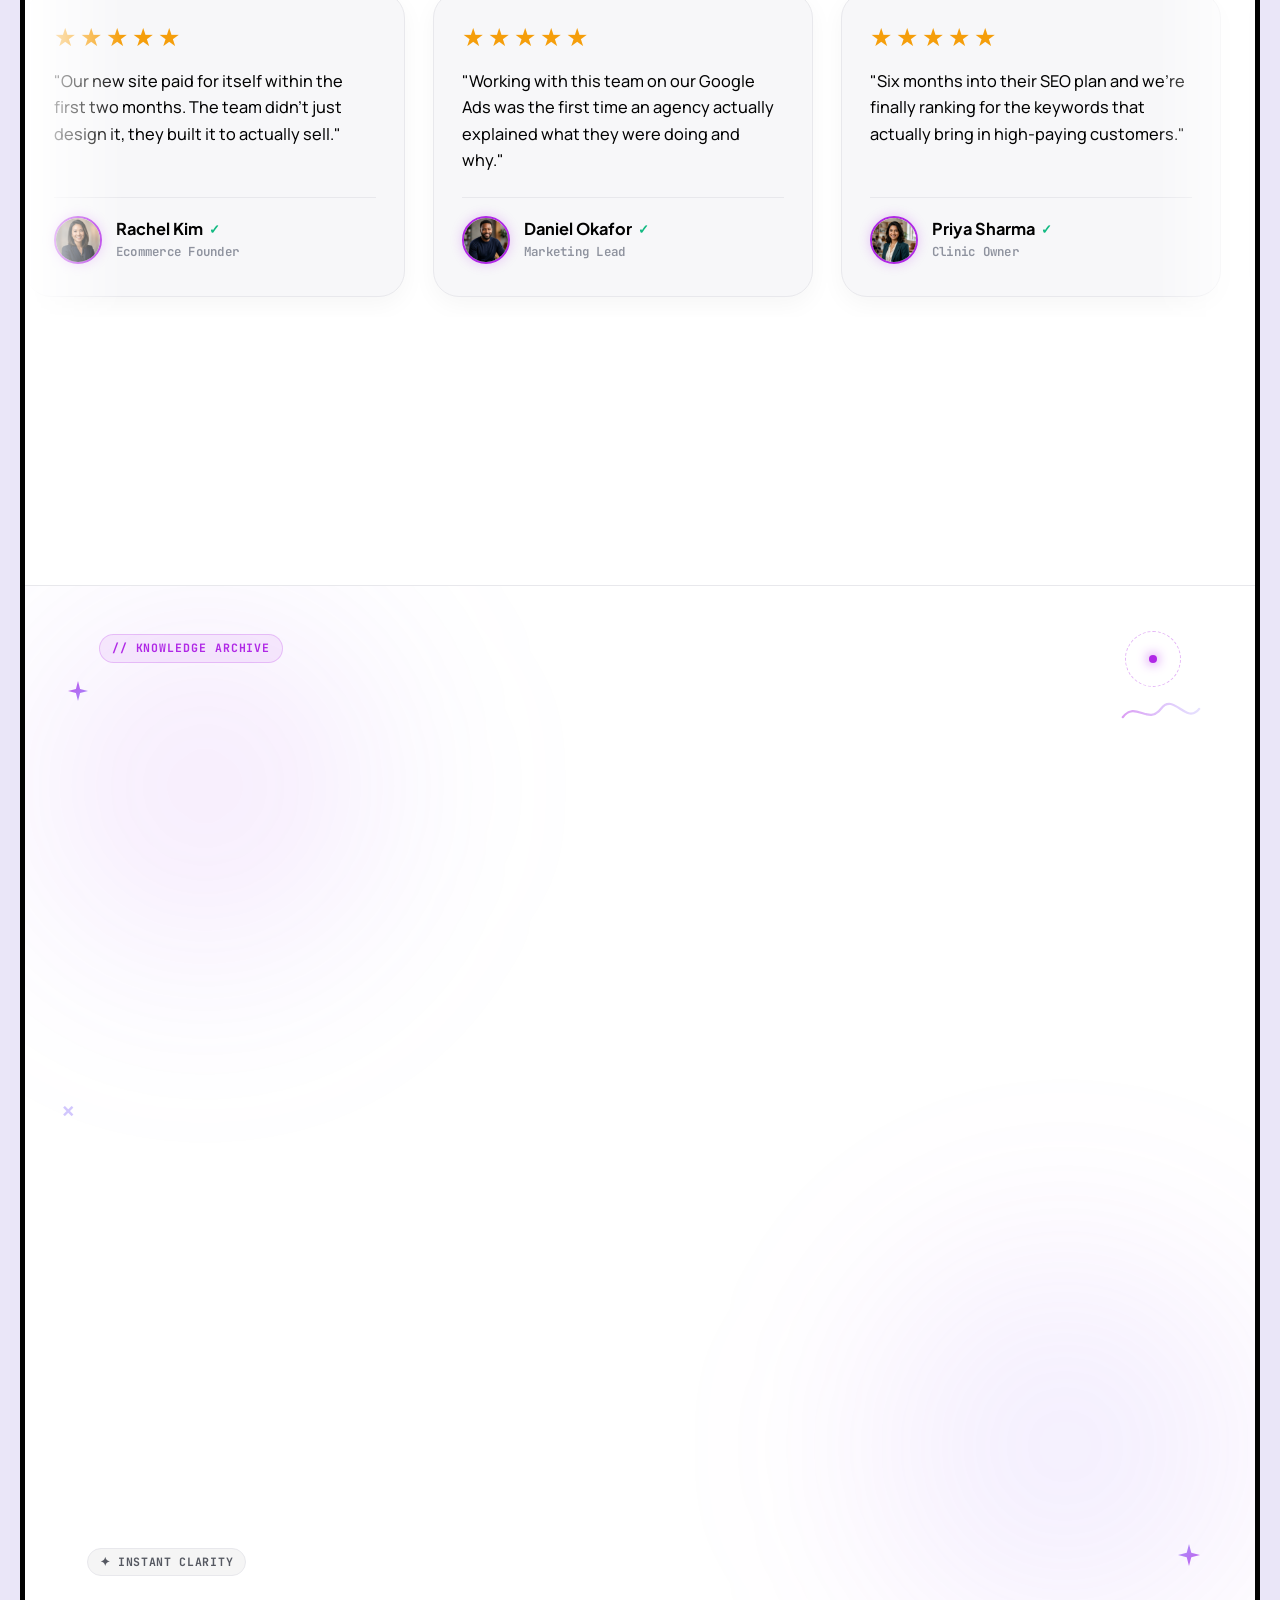
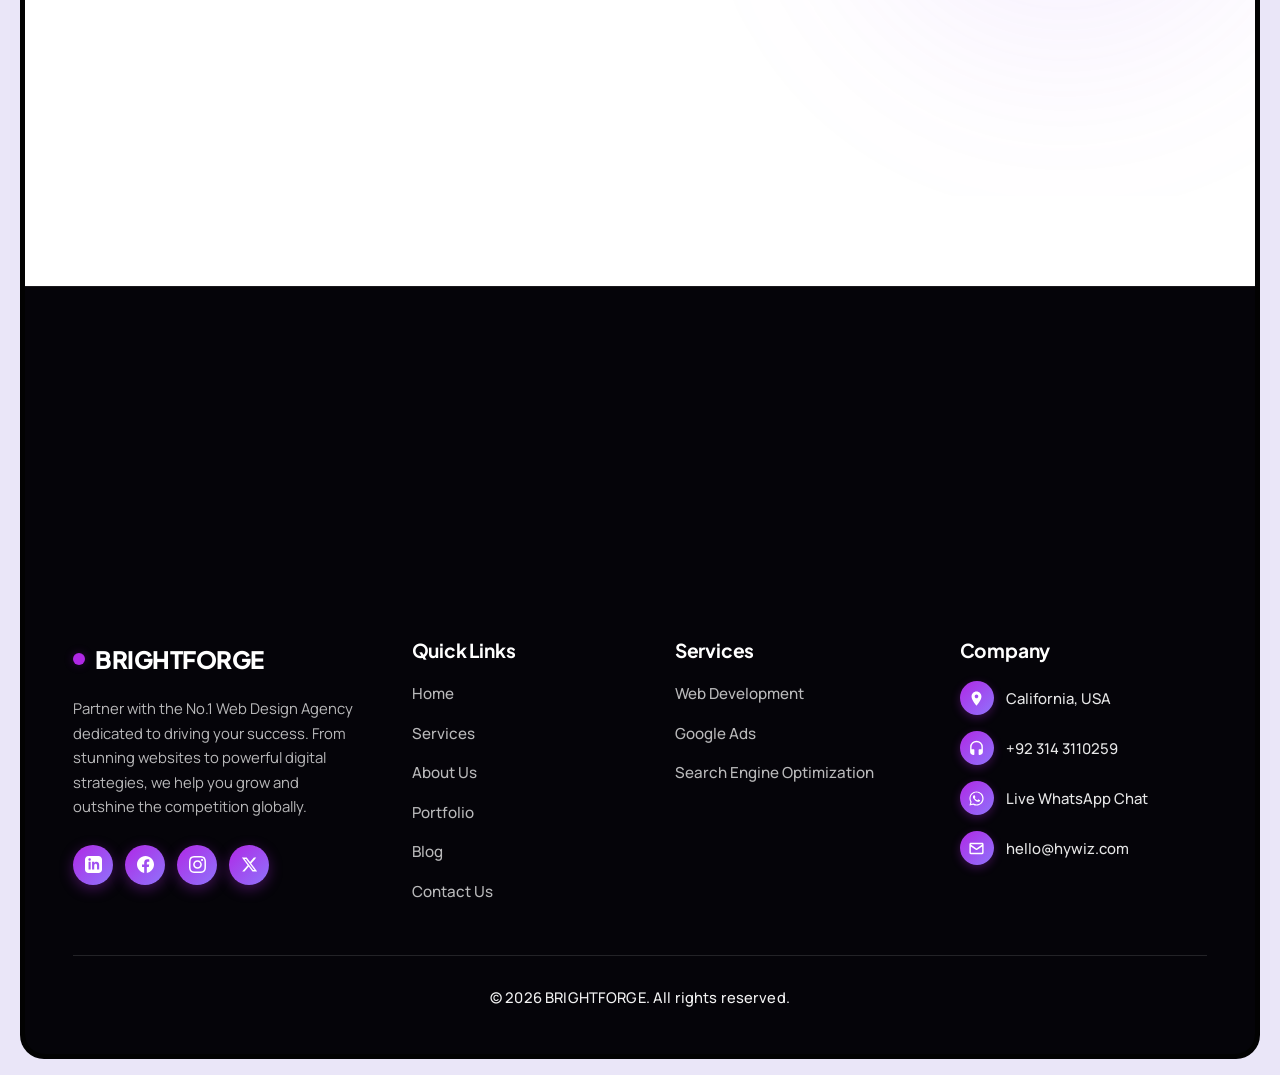
<file: service-google-ads.html>
<!DOCTYPE html>
<html lang="en" data-theme="light">
<head>
  <meta charset="UTF-8">
  <meta name="viewport" content="width=device-width, initial-scale=1.0">
  <title>Google Ads | BRIGHTFORGE</title>
  <meta name="description" content="We plan, launch, and manage Google Ads campaigns built around measurable return, not just clicks. Starting at $697.">
  
  <link rel="stylesheet" href="css/global.css">
  <link rel="stylesheet" href="css/header-footer.css">
  <link rel="stylesheet" href="css/home.css">
  <link rel="stylesheet" href="css/service-single.css">
</head>
<body>

  <div class="site-boxed-wrapper">

    <!-- Header -->
    <header class="site-header" id="top">
      <div class="header-top-bar">
        <div class="brand-tab-unit">
          <div class="brand-tab-body">
            <a href="index.html" class="brand-logo" aria-label="BRIGHTFORGE Home"><span class="brand-aperture-dot" aria-hidden="true"></span>BRIGHTFORGE</a>
          </div>
          <div class="brand-tab-slope" aria-hidden="true"><svg viewBox="0 0 80 66" preserveAspectRatio="none" xmlns="http://www.w3.org/2000/svg"><path d="M 0,0 L 16,0 Q 32,0 44,14 L 56,38 Q 66,66 80,66 L 0,66 Z" fill="currentColor"/></svg></div>
        </div>
        <nav class="nav-desktop" aria-label="Main Navigation">
          <a href="index.html" class="nav-link">Home</a>
          <div class="nav-item-dropdown">
            <a href="services.html" class="nav-link active">Services <svg class="nav-dropdown-arrow" viewBox="0 0 24 24" width="14" height="14" fill="none" stroke="currentColor" stroke-width="2"><polyline points="6 9 12 15 18 9"></polyline></svg></a>
            <div class="nav-dropdown-menu">
              <a href="service-web-development.html" class="nav-dropdown-item">Web Development</a>
              <a href="service-google-ads.html" class="nav-dropdown-item" style="color: var(--white); font-weight: 700;">Google Ads</a>
              <a href="service-seo.html" class="nav-dropdown-item">Search Engine Optimization (SEO)</a>
            </div>
          </div>
          <a href="portfolio.html" class="nav-link">Portfolio</a>
          <a href="about.html" class="nav-link">About</a>
          <a href="blog.html" class="nav-link">Blog</a>
          <a href="contact.html" class="nav-link">Contact</a>
        </nav>
        <div class="header-actions">
          <button class="theme-toggle-btn" id="theme-toggle" aria-label="Switch to dark theme" title="Switch to dark mode">
            <svg class="theme-icon-sun" viewBox="0 0 24 24" fill="none" stroke="currentColor" stroke-width="2" stroke-linecap="round" stroke-linejoin="round"><circle cx="12" cy="12" r="5"></circle><line x1="12" y1="1" x2="12" y2="3"></line><line x1="12" y1="21" x2="12" y2="23"></line><line x1="4.22" y1="4.22" x2="5.64" y2="5.64"></line><line x1="18.36" y1="18.36" x2="19.78" y2="19.78"></line><line x1="1" y1="12" x2="3" y2="12"></line><line x1="21" y1="12" x2="23" y2="12"></line><line x1="4.22" y1="19.78" x2="5.64" y2="18.36"></line><line x1="18.36" y1="5.64" x2="19.78" y2="4.22"></line></svg>
            <svg class="theme-icon-moon" viewBox="0 0 24 24" fill="none" stroke="currentColor" stroke-width="2" stroke-linecap="round" stroke-linejoin="round"><path d="M21 12.79A9 9 0 1 1 11.21 3 7 7 0 0 0 21 12.79z"></path></svg>
          </button>
          <a href="contact.html" class="btn-header-cta">Get Started Now</a>
          <button class="hamburger-btn" aria-label="Toggle Mobile Menu"><span class="hamburger-line"></span><span class="hamburger-line"></span><span class="hamburger-line"></span></button>
        </div>
      </div>
    </header>

    <div class="mobile-nav-drawer" aria-label="Mobile Navigation">
      <div class="mobile-nav-links">
        <a href="index.html" class="mobile-nav-link">Home</a>
        <div class="mobile-nav-group">
          <a href="services.html" class="mobile-nav-link">Services</a>
          <div class="mobile-sub-links">
            <a href="service-web-development.html" class="mobile-sub-link">Web Development</a>
            <a href="service-google-ads.html" class="mobile-sub-link" style="color: var(--primary);">Google Ads</a>
            <a href="service-seo.html" class="mobile-sub-link">Search Engine Optimization</a>
          </div>
        </div>
        <a href="portfolio.html" class="mobile-nav-link">Portfolio</a>
        <a href="about.html" class="mobile-nav-link">About</a>
        <a href="blog.html" class="mobile-nav-link">Blog</a>
        <a href="contact.html" class="mobile-nav-link">Contact</a>
      </div>
      <div class="mobile-nav-footer"><a href="contact.html" class="btn btn-primary" style="width:100%;">Get Started Now</a></div>
    </div>

    <main class="main-content-canvas">
      <!-- Hero -->
      <section class="service-single-hero">
        <!-- Background Ambient Glows -->
        <div class="service-hero-ambient-glow-1" aria-hidden="true"></div>
        <div class="service-hero-ambient-glow-2" aria-hidden="true"></div>

        <!-- Flowing Wave Curves -->
        <svg class="service-hero-bg-curves" viewBox="0 0 1400 650" fill="none" xmlns="http://www.w3.org/2000/svg" preserveAspectRatio="none" aria-hidden="true">
          <path d="M-100 450 C 250 200, 500 550, 950 250 C 1200 80, 1450 300, 1600 150" stroke="rgba(176, 40, 230, 0.09)" stroke-width="2.5" />
          <path d="M-50 520 C 300 280, 600 620, 1050 320 C 1300 150, 1500 360, 1650 220" stroke="rgba(143, 116, 251, 0.08)" stroke-width="1.8" />
        </svg>

        <div class="container">
          <div class="service-hero-grid">
            <!-- Left Column: Copy & CTA -->
            <div class="service-hero-left">
              <div class="service-hero-pill">
                <span class="service-hero-pill-sparkle">✦</span>
                <span>Smart Paid Marketing</span>
              </div>
              <h1 class="service-hero-title">
                Fuel Your Growth With <span class="service-title-accent">High-ROI Google Ads</span>
              </h1>
              <p class="service-hero-desc">
                We plan, launch, and manage high-converting Google Ads campaigns built around measurable return, lower cost-per-acquisition, and scalable customer acquisition.
              </p>
              <div class="service-hero-actions">
                <a href="#pricing" class="btn btn-primary">
                  <span>Get Started Free</span>
                  <span class="cta-arrow">&rarr;</span>
                </a>
              </div>
              <div class="service-hero-trust-row">
                <span class="service-hero-trust-item"><span class="service-hero-trust-icon">✓</span> Certified Specialists</span>
                <span class="service-hero-trust-item"><span class="service-hero-trust-icon">⚡</span> Daily Optimization</span>
                <span class="service-hero-trust-item"><span class="service-hero-trust-icon">✦</span> Transparent Reporting</span>
              </div>
            </div>

            <!-- Right Column: Visual Collage with Male Professional -->
            <div class="service-hero-right">
              <div class="service-hero-art-wrapper">
                <!-- Top Social Proof Badge -->
                <div class="service-badge-users">
                  <div class="service-avatar-stack">
                    <img src="img/avatar_male_1.jpg" alt="Client" class="service-avatar-img">
                    <img src="img/avatar_male_2.jpg" alt="Client" class="service-avatar-img">
                    <img src="img/avatar_3.jpg" alt="Client" class="service-avatar-img">
                  </div>
                  <div class="service-badge-text-group">
                    <span class="service-badge-number">4.8x</span>
                    <span class="service-badge-label">Average Client ROAS</span>
                  </div>
                </div>

                <!-- Hand-drawn Arrow Doodle pointing to badge -->
                <svg class="service-doodle-arrow" viewBox="0 0 52 48" fill="none" stroke="currentColor" stroke-width="2.2" stroke-linecap="round" stroke-linejoin="round" aria-hidden="true">
                  <path d="M 6 34 C 18 10, 34 6, 46 14" />
                  <path d="M 37 12 L 46 14 L 43 23" />
                </svg>

                <!-- Floating Mini Thumbnail (Male Marketer) -->
                <div class="service-thumb-card" title="Optimizing live campaigns">
                  <img src="img/service_hero_thumb.jpg" alt="Marketing specialist analyzing ad data" class="service-thumb-img">
                </div>

                <!-- Dark Metric Card with Mini Bar Chart -->
                <div class="service-card-metric">
                  <div class="service-metric-number">99%</div>
                  <div class="service-metric-label">Track and analyze the business reports.</div>
                  <div class="service-mini-chart" aria-hidden="true">
                    <div class="service-chart-bar-track"><div class="service-chart-bar-fill" style="height: 45%;"></div></div>
                    <div class="service-chart-bar-track"><div class="service-chart-bar-fill" style="height: 70%;"></div></div>
                    <div class="service-chart-bar-track"><div class="service-chart-bar-fill" style="height: 95%;"></div></div>
                    <div class="service-chart-bar-track"><div class="service-chart-bar-fill" style="height: 60%;"></div></div>
                    <div class="service-chart-bar-track"><div class="service-chart-bar-fill" style="height: 85%;"></div></div>
                  </div>
                </div>

                <!-- Central Main Photo Card (Male PPC Specialist) -->
                <div class="service-hero-main-card">
                  <img src="img/service_hero_ads.jpg" alt="Male Performance Marketing Specialist" class="service-hero-main-img">
                </div>

                <!-- Floating Quality Card -->
                <div class="service-card-quality">
                  <div class="service-quality-top">
                    <span class="service-quality-idx">01</span>
                    <div class="service-quality-icon-badge" aria-hidden="true">
                      <svg viewBox="0 0 24 24" width="20" height="20" fill="none" stroke="currentColor" stroke-width="2" stroke-linecap="round" stroke-linejoin="round">
                        <path d="M21 16V8a2 2 0 0 0-1-1.73l-7-4a2 2 0 0 0-2 0l-7 4A2 2 0 0 0 3 8v8a2 2 0 0 0 1 1.73l7 4a2 2 0 0 0 2 0l7-4A2 2 0 0 0 21 16z"></path>
                        <polyline points="3.27 6.96 12 12.01 20.73 6.96"></polyline>
                        <line x1="12" y1="22.08" x2="12" y2="12"></line>
                      </svg>
                    </div>
                  </div>
                  <div class="service-quality-title">Decided Quality</div>
                </div>

                <!-- Sparkle / Burst Doodle at corner of quality card -->
                <svg class="service-doodle-sparkle" viewBox="0 0 40 40" fill="none" stroke="currentColor" stroke-width="2.2" stroke-linecap="round" aria-hidden="true">
                  <line x1="28" y1="20" x2="38" y2="20"></line>
                  <line x1="25" y1="26" x2="34" y2="34"></line>
                  <line x1="20" y1="28" x2="20" y2="38"></line>
                </svg>
              </div>
            </div>
          </div>
        </div>
      </section>

      <!-- Solutions Showcase: Google Ads Services -->
      <section class="service-showcase-section">
        <!-- Floating Animated Background Elements (Matching 2nd Reference Image) -->
        <div class="showcase-glow-orb-1" aria-hidden="true"></div>
        <div class="showcase-glow-orb-2" aria-hidden="true"></div>

        <div class="showcase-bg-element showcase-squiggle-1" aria-hidden="true">
          <svg width="76" height="160" viewBox="0 0 76 160" fill="none" xmlns="http://www.w3.org/2000/svg">
            <path d="M 28 12 C 48 28, 58 64, 44 96 C 34 118, 50 142, 56 152" stroke="url(#squiggle-grad-ads-1)" stroke-width="11" stroke-linecap="round" stroke-linejoin="round" />
            <defs>
              <linearGradient id="squiggle-grad-ads-1" x1="0%" y1="0%" x2="100%" y2="100%">
                <stop offset="0%" stop-color="#C040FD" />
                <stop offset="100%" stop-color="#7928CA" />
              </linearGradient>
            </defs>
          </svg>
        </div>

        <div class="showcase-bg-element showcase-squiggle-2" aria-hidden="true">
          <svg width="84" height="145" viewBox="0 0 84 145" fill="none" xmlns="http://www.w3.org/2000/svg">
            <path d="M 60 14 C 28 38, 20 74, 50 102 C 68 118, 52 134, 38 138" stroke="url(#squiggle-grad-ads-2)" stroke-width="10" stroke-linecap="round" stroke-linejoin="round" />
            <defs>
              <linearGradient id="squiggle-grad-ads-2" x1="0%" y1="0%" x2="100%" y2="100%">
                <stop offset="0%" stop-color="#A855F7" />
                <stop offset="100%" stop-color="#6366F1" />
              </linearGradient>
            </defs>
          </svg>
        </div>

        <div class="showcase-bg-element showcase-squiggle-3" aria-hidden="true">
          <svg width="44" height="85" viewBox="0 0 44 85" fill="none" xmlns="http://www.w3.org/2000/svg">
            <path d="M 14 8 C 30 20, 34 45, 20 62 C 12 70, 22 78, 28 80" stroke="#B028E6" stroke-width="7" stroke-linecap="round" stroke-linejoin="round" />
          </svg>
        </div>

        <div class="showcase-bg-element showcase-sparkle-1" aria-hidden="true">
          <svg width="32" height="32" viewBox="0 0 34 34" fill="none" xmlns="http://www.w3.org/2000/svg">
            <path d="M 17 0 C 17 9.38, 9.38 17, 0 17 C 9.38 17, 17 24.62, 17 34 C 17 24.62, 24.62 17, 34 17 C 24.62 17, 17 9.38, 17 0 Z" fill="#B028E6" />
          </svg>
        </div>

        <div class="showcase-bg-element showcase-sparkle-2" aria-hidden="true">
          <svg width="22" height="22" viewBox="0 0 34 34" fill="none" xmlns="http://www.w3.org/2000/svg">
            <path d="M 17 0 C 17 9.38, 9.38 17, 0 17 C 9.38 17, 17 24.62, 17 34 C 17 24.62, 24.62 17, 34 17 C 24.62 17, 17 9.38, 17 0 Z" fill="#7928CA" />
          </svg>
        </div>

        <div class="container">
          <div class="service-showcase-grid">
            <!-- Left Column: Curved Cutout Card (Image on Left) -->
            <div class="service-showcase-visual">
              <div class="showcase-card-wrapper">
                <svg class="showcase-curved-svg" viewBox="0 0 500 520" fill="none" xmlns="http://www.w3.org/2000/svg">
                  <defs>
                    <clipPath id="showcase-cutout-ads">
                      <path d="M 36 0 L 400 0 C 416 0, 428 10, 428 26 L 428 54 C 428 72, 442 86, 460 86 L 484 86 C 494 86, 500 92, 500 102 L 500 484 C 500 504, 484 520, 464 520 L 188 520 C 176 520, 168 512, 168 498 L 168 474 C 168 460, 154 448, 138 448 L 20 448 C 10 448, 0 440, 0 430 L 0 36 C 0 16, 16 0, 36 0 Z" />
                    </clipPath>
                  </defs>
                  
                  <!-- Clipped Showcase Image -->
                  <image href="img/showcase_ads.jpg" width="500" height="520" preserveAspectRatio="xMidYMid slice" clip-path="url(#showcase-cutout-ads)" />

                  <!-- Top-Right Concave Cutout: Interactive Circular Arrow Badge -->
                  <a href="contact.html" class="showcase-svg-circle-btn" aria-label="Scale Ad Campaigns">
                    <circle cx="464" cy="43" r="30" fill="#0B0A10" />
                    <path d="M 456 51 L 472 35 M 461 35 L 472 35 L 472 46" stroke="#FFFFFF" stroke-width="2.5" stroke-linecap="round" stroke-linejoin="round" />
                  </a>

                  <!-- Bottom-Left Concave Cutout: Floating Pill Badge -->
                  <g class="showcase-svg-pill">
                    <rect x="10" y="462" width="148" height="44" rx="22" fill="#0B0A10" />
                    <text x="84" y="489" fill="#FFFFFF" text-anchor="middle" font-family="'Plus Jakarta Sans', sans-serif" font-weight="700" font-size="13" letter-spacing="0.02em">Efficiency Tasks</text>
                  </g>
                </svg>
              </div>
            </div>

            <!-- Right Column: Copywriting & 2x2 Features Grid (Content on Right) -->
            <div class="service-showcase-content">
              <span class="showcase-pill-badge"><span class="pill-sparkle">✦</span> Google Ads Solutions <span class="pill-sparkle">✦</span></span>
              <h2 class="showcase-title">High-ROI Paid <span class="service-title-accent">Ad Solutions</span></h2>
              <p class="showcase-subtitle">We plan, launch, and manage high-converting Google Ads campaigns built to scale your business and turn ad spend into profitable revenue.</p>
              
              <div class="showcase-features-grid">
                <!-- Feature 1 -->
                <div class="showcase-feature-item">
                  <div class="showcase-feature-icon" aria-hidden="true">
                    <svg viewBox="0 0 24 24" width="20" height="20" fill="none" stroke="currentColor" stroke-width="2" stroke-linecap="round" stroke-linejoin="round">
                      <circle cx="12" cy="12" r="10"></circle>
                      <line x1="22" y1="12" x2="18" y2="12"></line>
                      <line x1="6" y1="12" x2="2" y2="12"></line>
                      <line x1="12" y1="6" x2="12" y2="2"></line>
                      <line x1="12" y1="22" x2="12" y2="18"></line>
                    </svg>
                  </div>
                  <div class="showcase-feature-body">
                    <h3 class="showcase-feature-title">Campaign Strategy &amp; Setup</h3>
                    <p class="showcase-feature-desc">Full-funnel architecture, conversion tracking setup, and laser-focused audience targeting.</p>
                  </div>
                </div>

                <!-- Feature 2 -->
                <div class="showcase-feature-item">
                  <div class="showcase-feature-icon" aria-hidden="true">
                    <svg viewBox="0 0 24 24" width="20" height="20" fill="none" stroke="currentColor" stroke-width="2" stroke-linecap="round" stroke-linejoin="round">
                      <circle cx="11" cy="11" r="8"></circle>
                      <line x1="21" y1="21" x2="16.65" y2="16.65"></line>
                    </svg>
                  </div>
                  <div class="showcase-feature-body">
                    <h3 class="showcase-feature-title">Keyword &amp; Audience Research</h3>
                    <p class="showcase-feature-desc">High-intent search terms paired with negative keyword lists that eliminate wasted spend.</p>
                  </div>
                </div>

                <!-- Feature 3 -->
                <div class="showcase-feature-item">
                  <div class="showcase-feature-icon" aria-hidden="true">
                    <svg viewBox="0 0 24 24" width="20" height="20" fill="none" stroke="currentColor" stroke-width="2" stroke-linecap="round" stroke-linejoin="round">
                      <polygon points="12 2 15.09 8.26 22 9.27 17 14.14 18.18 21.02 12 17.77 5.82 21.02 7 14.14 2 9.27 8.91 8.26 12 2"></polygon>
                    </svg>
                  </div>
                  <div class="showcase-feature-body">
                    <h3 class="showcase-feature-title">High-Converting Ad Creatives</h3>
                    <p class="showcase-feature-desc">Compelling copy and responsive search ads continuously A/B tested for peak CTR.</p>
                  </div>
                </div>

                <!-- Feature 4 -->
                <div class="showcase-feature-item">
                  <div class="showcase-feature-icon" aria-hidden="true">
                    <svg viewBox="0 0 24 24" width="20" height="20" fill="none" stroke="currentColor" stroke-width="2" stroke-linecap="round" stroke-linejoin="round">
                      <polyline points="23 6 13.5 15.5 8.5 10.5 1 18"></polyline>
                      <polyline points="17 6 23 6 23 12"></polyline>
                    </svg>
                  </div>
                  <div class="showcase-feature-body">
                    <h3 class="showcase-feature-title">Bid &amp; Budget Optimization</h3>
                    <p class="showcase-feature-desc">Active algorithmic adjustments and performance reporting to maximize ROAS.</p>
                  </div>
                </div>
              </div>

              <a href="contact.html" class="btn btn-primary">
                <span>Place Your Order</span>
                <span class="cta-arrow">&rarr;</span>
              </a>
            </div>
          </div>
        </div>
      </section>

      <!-- Why Choose Us Section: Sticky Left Column & Reason Cards -->
      <section class="why-choose-section">
        <div class="container">
          <div class="why-choose-layout">
            <!-- Left Sticky Column -->
            <div class="why-sticky-col">
              <span class="why-tag-badge"><span class="pill-sparkle">✦</span> WHY OUR GOOGLE ADS WORK <span class="pill-sparkle">✦</span></span>
              <h2 class="why-sticky-title">Why choose <span class="why-brand-highlight">Brightforge</span></h2>
              <p class="why-sticky-desc">
                From precision audience targeting to aggressive budget optimization, see why ambitious businesses choose Brightforge to scale paid search into a profitable growth engine.
              </p>
              <div class="why-sticky-btn-wrap">
                <a href="contact.html" class="btn btn-primary">
                  <span>Place Your Order</span>
                  <span class="cta-arrow">&rarr;</span>
                </a>
              </div>
            </div>

            <!-- Right Column: Vertical List of Capability Rows -->
            <div class="why-items-col">
              <!-- Item 01 -->
              <div class="why-item-row">
                <div class="why-icon-unit">
                  <span class="why-number-badge">01</span>
                  <div class="why-icon-box" aria-hidden="true">
                    <svg viewBox="0 0 24 24" width="28" height="28" fill="none" stroke="currentColor" stroke-width="2" stroke-linecap="round" stroke-linejoin="round">
                      <circle cx="12" cy="12" r="10"></circle>
                      <line x1="22" y1="12" x2="18" y2="12"></line>
                      <line x1="6" y1="12" x2="2" y2="12"></line>
                      <line x1="12" y1="6" x2="12" y2="2"></line>
                      <line x1="12" y1="22" x2="12" y2="18"></line>
                    </svg>
                  </div>
                </div>
                <div class="why-item-body">
                  <h3 class="why-item-title">Built Around Your Actual Sales Goals</h3>
                  <p class="why-item-desc">
                    We don’t chase vanity metrics like impressions or empty clicks. Every campaign budget, target CPA, and bid model is calibrated around your real margins and qualified revenue.
                  </p>
                </div>
              </div>

              <!-- Item 02 -->
              <div class="why-item-row">
                <div class="why-icon-unit">
                  <span class="why-number-badge">02</span>
                  <div class="why-icon-box" aria-hidden="true">
                    <svg viewBox="0 0 24 24" width="28" height="28" fill="none" stroke="currentColor" stroke-width="2" stroke-linecap="round" stroke-linejoin="round">
                      <line x1="4" y1="21" x2="4" y2="14"></line>
                      <line x1="4" y1="10" x2="4" y2="3"></line>
                      <line x1="12" y1="21" x2="12" y2="12"></line>
                      <line x1="12" y1="8" x2="12" y2="3"></line>
                      <line x1="20" y1="21" x2="20" y2="16"></line>
                      <line x1="20" y1="12" x2="20" y2="3"></line>
                      <line x1="1" y1="14" x2="7" y2="14"></line>
                      <line x1="9" y1="8" x2="15" y2="8"></line>
                      <line x1="17" y1="16" x2="23" y2="16"></line>
                    </svg>
                  </div>
                </div>
                <div class="why-item-body">
                  <h3 class="why-item-title">Continuous A/B Testing on Ad Creatives</h3>
                  <p class="why-item-desc">
                    We relentlessly test headlines, responsive assets, call-to-actions, and landing page congruency to steadily increase Quality Scores and drive down your cost-per-click.
                  </p>
                </div>
              </div>

              <!-- Item 03 -->
              <div class="why-item-row">
                <div class="why-icon-unit">
                  <span class="why-number-badge">03</span>
                  <div class="why-icon-box" aria-hidden="true">
                    <svg viewBox="0 0 24 24" width="28" height="28" fill="none" stroke="currentColor" stroke-width="2" stroke-linecap="round" stroke-linejoin="round">
                      <circle cx="12" cy="12" r="10"></circle>
                      <line x1="4.93" y1="4.93" x2="19.07" y2="19.07"></line>
                    </svg>
                  </div>
                </div>
                <div class="why-item-body">
                  <h3 class="why-item-title">No Wasted Spend on Broad, Untargeted Clicks</h3>
                  <p class="why-item-desc">
                    Through relentless negative keyword sculpting and precise match types, we eliminate accidental traffic, ensuring your money is invested strictly on high-intent prospects.
                  </p>
                </div>
              </div>

              <!-- Item 04 -->
              <div class="why-item-row">
                <div class="why-icon-unit">
                  <span class="why-number-badge">04</span>
                  <div class="why-icon-box" aria-hidden="true">
                    <svg viewBox="0 0 24 24" width="28" height="28" fill="none" stroke="currentColor" stroke-width="2" stroke-linecap="round" stroke-linejoin="round">
                      <path d="M14 2H6a2 2 0 0 0-2 2v16a2 2 0 0 0 2 2h12a2 2 0 0 0 2-2V8z"></path>
                      <polyline points="14 2 14 8 20 8"></polyline>
                      <line x1="16" y1="13" x2="8" y2="13"></line>
                      <line x1="16" y1="17" x2="8" y2="17"></line>
                      <polyline points="10 9 9 9 8 9"></polyline>
                    </svg>
                  </div>
                </div>
                <div class="why-item-body">
                  <h3 class="why-item-title">Monthly Reporting You Can Actually Read</h3>
                  <p class="why-item-desc">
                    No vanity metrics or confusing agency spreadsheets. We provide straightforward, transparent analytics breaking down exact spend, leads converted, and your true return on ad spend (ROAS).
                  </p>
                </div>
              </div>
            </div>
          </div>
        </div>
      </section>

      <!-- Pricing Section -->
      <section class="pricing-section section-spacer" id="pricing">
        <div class="container">
          <div class="pricing-section-header">
            <span class="pricing-header-pill-badge">Plans</span>
            <h2 class="pricing-section-title">Google Ads Plans</h2>
            <p class="pricing-section-subhead">Fixed pricing, no surprise invoices. Pick the plan that fits your business.</p>
          </div>

          <div class="pricing-grid">
            <!-- Starter -->
            <div class="pricing-capsule-card">
              <div class="pricing-capsule-header">
                <div class="pricing-header-top">
                  <h3 class="pricing-tier-name">Starter Plan</h3>
                </div>
                <div class="pricing-amount-row">
                  <span class="pricing-amount">$697</span>
                  <span class="pricing-original-price">$871.25</span>
                </div>
                <p class="pricing-tagline">Flat 20% Off.</p>
              </div>

              <ul class="pricing-features-list">
                <li class="pricing-feature-item"><span class="pricing-check-icon">&#10003;</span><span>Google Ads Setup</span></li>
                <li class="pricing-feature-item"><span class="pricing-check-icon">&#10003;</span><span>3 Products/Services</span></li>
                <li class="pricing-feature-item"><span class="pricing-check-icon">&#10003;</span><span>Target Audience Research</span></li>
                <li class="pricing-feature-item"><span class="pricing-check-icon">&#10003;</span><span>Ad Content Creation</span></li>
                <li class="pricing-feature-item"><span class="pricing-check-icon">&#10003;</span><span>Ads Analytical Report</span></li>
                <li class="pricing-feature-item feature-disabled"><span class="pricing-cross-icon">&#10007;</span><span>Retargeting</span></li>
                <li class="pricing-feature-item feature-disabled"><span class="pricing-cross-icon">&#10007;</span><span>Look Alike Audience</span></li>
                <li class="pricing-feature-item"><span class="pricing-check-icon">&#10003;</span><span>7 Days Management</span></li>
                <li class="pricing-feature-item"><span class="pricing-check-icon">&#10003;</span><span>Turnaround Time 4 Days</span></li>
              </ul>
              <div class="pricing-btn-wrap">
                <a href="contact.html?plan=ads-starter" class="pricing-action-btn">Order Now</a>
              </div>
            </div>

            <!-- Premium (Popular) -->
            <div class="pricing-capsule-card popular-tier">
              <div class="pricing-capsule-header">
                <div class="pricing-header-top">
                  <h3 class="pricing-tier-name">Premium Plan</h3>
                  <span class="pricing-popular-badge">Popular</span>
                </div>
                <div class="pricing-amount-row">
                  <span class="pricing-amount">$997</span>
                  <span class="pricing-original-price">$1465.53</span>
                </div>
                <p class="pricing-tagline">Flat 25% Off.</p>
              </div>

              <ul class="pricing-features-list">
                <li class="pricing-feature-item"><span class="pricing-check-icon">&#10003;</span><span>Google Ads Setup</span></li>
                <li class="pricing-feature-item"><span class="pricing-check-icon">&#10003;</span><span>4 Products/Services</span></li>
                <li class="pricing-feature-item"><span class="pricing-check-icon">&#10003;</span><span>Target Audience Research</span></li>
                <li class="pricing-feature-item"><span class="pricing-check-icon">&#10003;</span><span>Ad Content Creation</span></li>
                <li class="pricing-feature-item"><span class="pricing-check-icon">&#10003;</span><span>Ads Analytical Report</span></li>
                <li class="pricing-feature-item feature-disabled"><span class="pricing-cross-icon">&#10007;</span><span>Retargeting</span></li>
                <li class="pricing-feature-item feature-disabled"><span class="pricing-cross-icon">&#10007;</span><span>Look Alike Audience</span></li>
                <li class="pricing-feature-item"><span class="pricing-check-icon">&#10003;</span><span>14 Days Management</span></li>
                <li class="pricing-feature-item"><span class="pricing-check-icon">&#10003;</span><span>Turnaround Time 5 Days</span></li>
              </ul>
              <div class="pricing-btn-wrap">
                <a href="contact.html?plan=ads-premium" class="pricing-action-btn">Order Now</a>
              </div>
            </div>

            <!-- Diamond -->
            <div class="pricing-capsule-card">
              <div class="pricing-capsule-header">
                <div class="pricing-header-top">
                  <h3 class="pricing-tier-name">Diamond Plan</h3>
                </div>
                <div class="pricing-amount-row">
                  <span class="pricing-amount">$1497</span>
                  <span class="pricing-original-price">$1871.25</span>
                </div>
                <p class="pricing-tagline">Flat 20% Off.</p>
              </div>

              <ul class="pricing-features-list">
                <li class="pricing-feature-item"><span class="pricing-check-icon">&#10003;</span><span>Google Ads Setup</span></li>
                <li class="pricing-feature-item"><span class="pricing-check-icon">&#10003;</span><span>9 Products/Services</span></li>
                <li class="pricing-feature-item"><span class="pricing-check-icon">&#10003;</span><span>Target Audience Research</span></li>
                <li class="pricing-feature-item"><span class="pricing-check-icon">&#10003;</span><span>Ad Content Creation</span></li>
                <li class="pricing-feature-item"><span class="pricing-check-icon">&#10003;</span><span>Ads Analytical Report</span></li>
                <li class="pricing-feature-item"><span class="pricing-check-icon">&#10003;</span><span>Retargeting</span></li>
                <li class="pricing-feature-item"><span class="pricing-check-icon">&#10003;</span><span>Look Alike Audience</span></li>
                <li class="pricing-feature-item"><span class="pricing-check-icon">&#10003;</span><span>30 Days Management</span></li>
                <li class="pricing-feature-item"><span class="pricing-check-icon">&#10003;</span><span>Turnaround Time 7 Days</span></li>
              </ul>
              <div class="pricing-btn-wrap">
                <a href="contact.html?plan=ads-diamond" class="pricing-action-btn">Order Now</a>
              </div>
            </div>
          </div>
        </div>
      </section>

      <!-- Our Process Section (Matching 1st Reference Image) -->
      <section class="service-process-section">
        <div class="container">
          <!-- Top Indicator -->
          <div class="service-process-indicator">
            <span class="process-dot"></span> 4 SIMPLE STEPS
          </div>

          <!-- Title Row with Horizontal Divider -->
          <div class="service-process-title-row">
            <h2 class="service-process-title">Effortless Process, High-Impact Results</h2>
            <div class="service-process-header-divider"></div>
          </div>

          <!-- 4 Step Cards Grid -->
          <div class="service-process-cards-grid">
            <!-- Step 01 -->
            <div class="service-process-card">
              <span class="service-process-step-num">01.</span>
              <h3 class="service-process-step-title">Discovery &amp; Strategy</h3>
              <p class="service-process-step-desc">We start by understanding your goals, audience, and competitors, then map out the plan that fits your budget and timeline.</p>
            </div>

            <!-- Step 02 -->
            <div class="service-process-card">
              <span class="service-process-step-num">02.</span>
              <h3 class="service-process-step-title">Planning &amp; Blueprint</h3>
              <p class="service-process-step-desc">We structure conversion flows, target keywords, and campaign budgets before launch to guarantee zero wasted ad spend.</p>
            </div>

            <!-- Step 03 -->
            <div class="service-process-card">
              <span class="service-process-step-num">03.</span>
              <h3 class="service-process-step-title">Build &amp; Execute</h3>
              <p class="service-process-step-desc">Our senior team designs, develops, or launches your campaign with regular check-ins so you always know where things stand.</p>
            </div>

            <!-- Step 04 -->
            <div class="service-process-card">
              <span class="service-process-step-num">04.</span>
              <h3 class="service-process-step-title">Launch &amp; Support</h3>
              <p class="service-process-step-desc">We hand off a finished product and stay on for ongoing support, reporting, and optimization to ensure durable growth.</p>
            </div>
          </div>

          <!-- Bottom Social Proof & CTA Bar -->
          <div class="service-process-bottom-bar">
            <div class="process-bar-left">
              <div class="process-bar-avatars">
                <img src="img/avatar_male_1.jpg" alt="Client" class="process-avatar" width="42" height="42">
                <img src="img/avatar_male_2.jpg" alt="Client" class="process-avatar" width="42" height="42">
                <img src="img/avatar_3.jpg" alt="Client" class="process-avatar" width="42" height="42">
                <img src="img/avatar_male_4.jpg" alt="Client" class="process-avatar" width="42" height="42">
              </div>
              <span class="process-bar-text">Align with Businesses that <strong>Choose Quality</strong></span>
            </div>
            <a href="contact.html" class="process-bar-cta-btn">
              <span class="process-cta-circle-arrow">&rarr;</span>
              <span>Start Now</span>
            </a>
          </div>
        </div>
      </section>

      <!-- Stats / Figures Section (Duplicate from Home Page) -->
      <section class="stats-bar-section" id="stats">
        <!-- Ambient Glowing Orbs -->
        <div class="stats-ambient-orb stats-orb-tr" aria-hidden="true"></div>
        <div class="stats-ambient-orb stats-orb-bl" aria-hidden="true"></div>

        <!-- Distributed Web Agency Decorative Elements -->
        <!-- Zone 1: Top-Left -->
        <div class="stats-decor-element stats-decor-tag-tl" aria-hidden="true">&lt;/&gt; METRICS ENGINE</div>
        <svg class="stats-decor-element stats-sparkle-tl" viewBox="0 0 24 24" aria-hidden="true">
          <path d="M12 0L14.59 9.41L24 12L14.59 14.59L12 24L9.41 14.59L0 12L9.41 9.41L12 0Z" fill="var(--primary)"/>
        </svg>

        <!-- Zone 2: Top-Right -->
        <div class="stats-decor-element stats-radar-tr" aria-hidden="true">
          <span class="radar-dot"></span>
        </div>

        <!-- Zone 3: Center-Gap -->
        <svg class="stats-decor-element stats-squiggle-center" viewBox="0 0 100 40" aria-hidden="true">
          <path d="M0 20 Q25 0 50 20 T100 20" fill="none" stroke="var(--primary)" stroke-width="2" stroke-dasharray="4 4"/>
        </svg>
        <span class="stats-decor-element stats-cross-center" aria-hidden="true">+</span>

        <!-- Zone 4: Bottom-Left -->
        <div class="stats-decor-element stats-badge-bl" aria-hidden="true">✦ PROVEN RESULTS</div>

        <!-- Zone 5: Bottom-Right -->
        <svg class="stats-decor-element stats-sparkle-br" viewBox="0 0 24 24" aria-hidden="true">
          <path d="M12 0L14.59 9.41L24 12L14.59 14.59L12 24L9.41 14.59L0 12L9.41 9.41L12 0Z" fill="var(--secondary-purple)"/>
        </svg>

        <div class="container" style="position: relative; z-index: 2;">
          <div class="stats-staircase-wrapper">
            
            <!-- Top Tag & Clean Editorial Headline (Matching Home Page Layout) -->
            <div class="stats-ref-header reveal reveal-up">
              <h2 class="stats-ref-hero-title">
                <span class="stats-headline-row-1">
                  <span class="stats-ref-tag">WHY US</span>
                  <span class="stats-headline-word">FIGURES THAT</span>
                </span>
                <span class="stats-headline-row-2">
                  <span class="stats-headline-word">DEFINE US</span>
                </span>
              </h2>
            </div>

            <!-- Staggered Ascending 4 Steps -->
            <div class="stats-staircase-flex">
              
              <!-- Step 1: 4+ Years (Lowest) -->
              <div class="stat-step-card stat-pos-1 reveal reveal-up">
                <div class="stat-step-line" aria-hidden="true"></div>
                <div class="stat-step-body">
                  <div class="stat-step-num stats-count">4+</div>
                  <p class="stat-step-desc">Years in business crafting high-converting web experiences</p>
                </div>
              </div>

              <!-- Step 2: 8,000+ Projects (Step 2) -->
              <div class="stat-step-card stat-pos-2 reveal reveal-up" style="transition-delay: 0.1s;">
                <div class="stat-step-line" aria-hidden="true"></div>
                <div class="stat-step-body">
                  <div class="stat-step-num stats-count">8,000+</div>
                  <p class="stat-step-desc">Projects delivered across web development, Google Ads, and SEO</p>
                </div>
              </div>

              <!-- Step 3: 98% Satisfaction (Step 3) -->
              <div class="stat-step-card stat-pos-3 reveal reveal-up" style="transition-delay: 0.2s;">
                <div class="stat-step-line" aria-hidden="true"></div>
                <div class="stat-step-body">
                  <div class="stat-step-num stats-count">98%</div>
                  <p class="stat-step-desc">Customer satisfaction rate backed by verified feedback</p>
                </div>
              </div>

              <!-- Step 4: 15+ Team & Right Manifesto (Highest) -->
              <div class="stat-step-card stat-pos-4 reveal reveal-up" style="transition-delay: 0.3s;">
                <div class="stat-step-line" aria-hidden="true"></div>
                <div class="stat-step-body">
                  <div class="stat-step-num stats-count">15+</div>
                  <p class="stat-step-desc">Dedicated senior designers, developers, and growth strategists</p>
                  
                  <!-- Bottom-Right Manifesto Text matching Reference Image -->
                  <div class="stat-bottom-manifesto">
                    <p>With over 4 years of proven expertise, we build bold brands and impactful digital experiences that drive results.</p>
                  </div>
                </div>
              </div>

            </div>

          </div>

        </div>
      </section>

      <!-- Testimonials & Client Feedback Section (1-Row Infinite Loop Carousel) -->
      <section class="testimonials-section section-spacer" id="testimonials">
        <div class="container">
          
          <!-- Section Header -->
          <div class="section-header section-header-center reveal reveal-up">
            <span class="section-tag-pill"><span class="pill-sparkle">✦</span> CLIENT STORIES <span class="pill-sparkle">✦</span></span>
            <h2 class="section-title">What Our Clients Say</h2>
            <p class="section-subhead">Real feedback and verified growth metrics from ambitious businesses scaling with Brightforge.</p>
          </div>

        </div>

        <!-- 1-Row Smooth Infinite Loop Carousel Slider -->
        <div class="testimonials-loop-container">
          <div class="testimonials-loop-track">
            
            <!-- Set 1 of 6 Cards -->
            <!-- Card 1: Rachel Kim -->
            <div class="testimonial-card">
              <div class="testimonial-card-top">
                <div class="testimonial-stars">
                  <span>★</span><span>★</span><span>★</span><span>★</span><span>★</span>
                </div>
              </div>
              <p class="testimonial-quote">
                "Our new site paid for itself within the first two months. The team didn't just design it, they built it to actually sell."
              </p>
              <div class="testimonial-author-row">
                <div class="testimonial-avatar">
                  <img src="img/clients/rachel-kim.jpg" alt="Rachel Kim" loading="lazy" class="testimonial-avatar-img">
                </div>
                <div class="testimonial-author-meta">
                  <div class="testimonial-author-name">Rachel Kim <span class="verified-badge" title="Verified Client">✓</span></div>
                  <div class="testimonial-author-role">Ecommerce Founder</div>
                </div>
              </div>
            </div>

            <!-- Card 2: Daniel Okafor -->
            <div class="testimonial-card">
              <div class="testimonial-card-top">
                <div class="testimonial-stars">
                  <span>★</span><span>★</span><span>★</span><span>★</span><span>★</span>
                </div>
              </div>
              <p class="testimonial-quote">
                "Working with this team on our Google Ads was the first time an agency actually explained what they were doing and why."
              </p>
              <div class="testimonial-author-row">
                <div class="testimonial-avatar">
                  <img src="img/clients/daniel-okafor.jpg" alt="Daniel Okafor" loading="lazy" class="testimonial-avatar-img">
                </div>
                <div class="testimonial-author-meta">
                  <div class="testimonial-author-name">Daniel Okafor <span class="verified-badge" title="Verified Client">✓</span></div>
                  <div class="testimonial-author-role">Marketing Lead</div>
                </div>
              </div>
            </div>

            <!-- Card 3: Priya Sharma -->
            <div class="testimonial-card">
              <div class="testimonial-card-top">
                <div class="testimonial-stars">
                  <span>★</span><span>★</span><span>★</span><span>★</span><span>★</span>
                </div>
              </div>
              <p class="testimonial-quote">
                "Six months into their SEO plan and we're finally ranking for the keywords that actually bring in high-paying customers."
              </p>
              <div class="testimonial-author-row">
                <div class="testimonial-avatar">
                  <img src="img/clients/priya-sharma.jpg" alt="Priya Sharma" loading="lazy" class="testimonial-avatar-img">
                </div>
                <div class="testimonial-author-meta">
                  <div class="testimonial-author-name">Priya Sharma <span class="verified-badge" title="Verified Client">✓</span></div>
                  <div class="testimonial-author-role">Clinic Owner</div>
                </div>
              </div>
            </div>

            <!-- Card 4: Marcus Bell -->
            <div class="testimonial-card">
              <div class="testimonial-card-top">
                <div class="testimonial-stars">
                  <span>★</span><span>★</span><span>★</span><span>★</span><span>★</span>
                </div>
              </div>
              <p class="testimonial-quote">
                "Fast communication, clear pricing, and a site that loads instantly. Everything we hoped for and didn't get from our last agency."
              </p>
              <div class="testimonial-author-row">
                <div class="testimonial-avatar">
                  <img src="img/clients/marcus-bell.jpg" alt="Marcus Bell" loading="lazy" class="testimonial-avatar-img">
                </div>
                <div class="testimonial-author-meta">
                  <div class="testimonial-author-name">Marcus Bell <span class="verified-badge" title="Verified Client">✓</span></div>
                  <div class="testimonial-author-role">Operations Lead</div>
                </div>
              </div>
            </div>

            <!-- Card 5: Elena Rossi (Featured Hero Card) -->
            <div class="testimonial-card testimonial-card-featured">
              <div class="featured-impact-badge">★ MOST IMPACTFUL</div>
              <div class="testimonial-card-top">
                <div class="testimonial-stars">
                  <span>★</span><span>★</span><span>★</span><span>★</span><span>★</span>
                </div>
              </div>
              <p class="testimonial-quote">
                "They rebuilt our site in three weeks and it looks and runs better than the one our last developer took three months on."
              </p>
              <div class="testimonial-author-row">
                <div class="testimonial-avatar">
                  <img src="img/clients/elena-rossi.jpg" alt="Elena Rossi" loading="lazy" class="testimonial-avatar-img">
                </div>
                <div class="testimonial-author-meta">
                  <div class="testimonial-author-name">Elena Rossi <span class="verified-badge" title="Verified Client">✓</span></div>
                  <div class="testimonial-author-role">Co Founder</div>
                </div>
              </div>
            </div>

            <!-- Card 6: Tariq Hussain -->
            <div class="testimonial-card">
              <div class="testimonial-card-top">
                <div class="testimonial-stars">
                  <span>★</span><span>★</span><span>★</span><span>★</span><span>★</span>
                </div>
              </div>
              <p class="testimonial-quote">
                "Our support tickets actually get answered in minutes. That proactive communication alone made switching agencies worth it."
              </p>
              <div class="testimonial-author-row">
                <div class="testimonial-avatar">
                  <img src="img/clients/tariq-hussain.jpg" alt="Tariq Hussain" loading="lazy" class="testimonial-avatar-img">
                </div>
                <div class="testimonial-author-meta">
                  <div class="testimonial-author-name">Tariq Hussain <span class="verified-badge" title="Verified Client">✓</span></div>
                  <div class="testimonial-author-role">IT Director</div>
                </div>
              </div>
            </div>

            <!-- Set 2 (Duplicate for Seamless Continuous Loop) -->
            <!-- Duplicate Card 1: Rachel Kim -->
            <div class="testimonial-card" aria-hidden="true">
              <div class="testimonial-card-top">
                <div class="testimonial-stars">
                  <span>★</span><span>★</span><span>★</span><span>★</span><span>★</span>
                </div>
              </div>
              <p class="testimonial-quote">
                "Our new site paid for itself within the first two months. The team didn't just design it, they built it to actually sell."
              </p>
              <div class="testimonial-author-row">
                <div class="testimonial-avatar">
                  <img src="img/clients/rachel-kim.jpg" alt="Rachel Kim" loading="lazy" class="testimonial-avatar-img">
                </div>
                <div class="testimonial-author-meta">
                  <div class="testimonial-author-name">Rachel Kim <span class="verified-badge">✓</span></div>
                  <div class="testimonial-author-role">Ecommerce Founder</div>
                </div>
              </div>
            </div>

            <!-- Duplicate Card 2: Daniel Okafor -->
            <div class="testimonial-card" aria-hidden="true">
              <div class="testimonial-card-top">
                <div class="testimonial-stars">
                  <span>★</span><span>★</span><span>★</span><span>★</span><span>★</span>
                </div>
              </div>
              <p class="testimonial-quote">
                "Working with this team on our Google Ads was the first time an agency actually explained what they were doing and why."
              </p>
              <div class="testimonial-author-row">
                <div class="testimonial-avatar">
                  <img src="img/clients/daniel-okafor.jpg" alt="Daniel Okafor" loading="lazy" class="testimonial-avatar-img">
                </div>
                <div class="testimonial-author-meta">
                  <div class="testimonial-author-name">Daniel Okafor <span class="verified-badge">✓</span></div>
                  <div class="testimonial-author-role">Marketing Lead</div>
                </div>
              </div>
            </div>

            <!-- Duplicate Card 3: Priya Sharma -->
            <div class="testimonial-card" aria-hidden="true">
              <div class="testimonial-card-top">
                <div class="testimonial-stars">
                  <span>★</span><span>★</span><span>★</span><span>★</span><span>★</span>
                </div>
              </div>
              <p class="testimonial-quote">
                "Six months into their SEO plan and we're finally ranking for the keywords that actually bring in high-paying customers."
              </p>
              <div class="testimonial-author-row">
                <div class="testimonial-avatar">
                  <img src="img/clients/priya-sharma.jpg" alt="Priya Sharma" loading="lazy" class="testimonial-avatar-img">
                </div>
                <div class="testimonial-author-meta">
                  <div class="testimonial-author-name">Priya Sharma <span class="verified-badge">✓</span></div>
                  <div class="testimonial-author-role">Clinic Owner</div>
                </div>
              </div>
            </div>

            <!-- Duplicate Card 4: Marcus Bell -->
            <div class="testimonial-card" aria-hidden="true">
              <div class="testimonial-card-top">
                <div class="testimonial-stars">
                  <span>★</span><span>★</span><span>★</span><span>★</span><span>★</span>
                </div>
              </div>
              <p class="testimonial-quote">
                "Fast communication, clear pricing, and a site that loads instantly. Everything we hoped for and didn't get from our last agency."
              </p>
              <div class="testimonial-author-row">
                <div class="testimonial-avatar">
                  <img src="img/clients/marcus-bell.jpg" alt="Marcus Bell" loading="lazy" class="testimonial-avatar-img">
                </div>
                <div class="testimonial-author-meta">
                  <div class="testimonial-author-name">Marcus Bell <span class="verified-badge">✓</span></div>
                  <div class="testimonial-author-role">Operations Lead</div>
                </div>
              </div>
            </div>

            <!-- Duplicate Card 5: Elena Rossi -->
            <div class="testimonial-card testimonial-card-featured" aria-hidden="true">
              <div class="featured-impact-badge">★ MOST IMPACTFUL</div>
              <div class="testimonial-card-top">
                <div class="testimonial-stars">
                  <span>★</span><span>★</span><span>★</span><span>★</span><span>★</span>
                </div>
              </div>
              <p class="testimonial-quote">
                "They rebuilt our site in three weeks and it looks and runs better than the one our last developer took three months on."
              </p>
              <div class="testimonial-author-row">
                <div class="testimonial-avatar">
                  <img src="img/clients/elena-rossi.jpg" alt="Elena Rossi" loading="lazy" class="testimonial-avatar-img">
                </div>
                <div class="testimonial-author-meta">
                  <div class="testimonial-author-name">Elena Rossi <span class="verified-badge">✓</span></div>
                  <div class="testimonial-author-role">Co Founder</div>
                </div>
              </div>
            </div>

            <!-- Duplicate Card 6: Tariq Hussain -->
            <div class="testimonial-card" aria-hidden="true">
              <div class="testimonial-card-top">
                <div class="testimonial-stars">
                  <span>★</span><span>★</span><span>★</span><span>★</span><span>★</span>
                </div>
              </div>
              <p class="testimonial-quote">
                "Our support tickets actually get answered in minutes. That proactive communication alone made switching agencies worth it."
              </p>
              <div class="testimonial-author-row">
                <div class="testimonial-avatar">
                  <img src="img/clients/tariq-hussain.jpg" alt="Tariq Hussain" loading="lazy" class="testimonial-avatar-img">
                </div>
                <div class="testimonial-author-meta">
                  <div class="testimonial-author-name">Tariq Hussain <span class="verified-badge">✓</span></div>
                  <div class="testimonial-author-role">IT Director</div>
                </div>
              </div>
            </div>

          </div>
        </div>

        <div class="container" style="margin-top: 48px;">
          <!-- Bottom Trust Ticker Strip -->
          <div class="testimonials-bottom-trust reveal reveal-up">
            
            <div class="trust-stat-box">
              <div class="trust-stat-icon-wrap" aria-hidden="true">
                <svg viewBox="0 0 24 24" width="22" height="22" fill="currentColor"><polygon points="12 2 15.09 8.26 22 9.27 17 14.14 18.18 21.02 12 17.77 5.82 21.02 7 14.14 2 9.27 8.91 8.26 12 2"></polygon></svg>
              </div>
              <div class="trust-stat-text">
                <span class="trust-stat-num">100+</span>
                <span class="trust-stat-label">5-Star Client Reviews</span>
              </div>
            </div>

            <div class="trust-stat-divider" aria-hidden="true"></div>

            <div class="trust-stat-box">
              <div class="trust-stat-icon-wrap" aria-hidden="true">
                <svg viewBox="0 0 24 24" width="22" height="22" fill="none" stroke="currentColor" stroke-width="2.2" stroke-linecap="round" stroke-linejoin="round"><path d="M12 22s8-4 8-10V5l-8-3-8 3v7c0 6 8 10 8 10z"></path><polyline points="9 12 11 14 15 10"></polyline></svg>
              </div>
              <div class="trust-stat-text">
                <span class="trust-stat-num">99.2%</span>
                <span class="trust-stat-label">Client Satisfaction Rate</span>
              </div>
            </div>

            <div class="trust-stat-divider" aria-hidden="true"></div>

            <div class="trust-stat-box">
              <div class="trust-stat-icon-wrap" aria-hidden="true">
                <svg viewBox="0 0 24 24" width="22" height="22" fill="none" stroke="currentColor" stroke-width="2.2" stroke-linecap="round" stroke-linejoin="round"><polyline points="23 6 13.5 15.5 8.5 10.5 1 18"></polyline><polyline points="17 6 23 6 23 12"></polyline></svg>
              </div>
              <div class="trust-stat-text">
                <span class="trust-stat-num">3.8x</span>
                <span class="trust-stat-label">Average Client ROI</span>
              </div>
            </div>

          </div>
        </div>
      </section>

      <!-- 13. Frequently Asked Questions (FAQ Section) -->
      <section class="faq-section" id="faq">
        <!-- Ambient Background Glow Orbs -->
        <div class="faq-ambient-orb faq-orb-tl" aria-hidden="true"></div>
        <div class="faq-ambient-orb faq-orb-br" aria-hidden="true"></div>

        <!-- Ambient Floating Decorative Elements -->
        <span class="faq-decor-element faq-tag-tl" aria-hidden="true">// KNOWLEDGE ARCHIVE</span>
        <div class="faq-decor-element faq-sparkle-tl" aria-hidden="true">
          <svg viewBox="0 0 24 24" width="20" height="20" fill="currentColor">
            <path d="M12 0L14.5 9.5L24 12L14.5 14.5L12 24L9.5 14.5L0 12L9.5 9.5L12 0Z" fill="url(#faqSparkleGradAds1)"/>
            <defs>
              <linearGradient id="faqSparkleGradAds1" x1="0%" y1="0%" x2="100%" y2="100%">
                <stop offset="0%" stop-color="#B028E6"/>
                <stop offset="100%" stop-color="#8F74FB"/>
              </linearGradient>
            </defs>
          </svg>
        </div>
        <div class="faq-decor-element faq-radar-tr" aria-hidden="true">
          <span class="radar-dot"></span>
        </div>
        <svg class="faq-decor-element faq-squiggle-tr" viewBox="0 0 100 40" fill="none" stroke="currentColor" aria-hidden="true">
          <path d="M5 25 C 20 5, 35 35, 50 15 C 65 -5, 80 35, 95 15" stroke="url(#faqSquiggleGradAds1)" stroke-width="2.5" stroke-linecap="round"/>
          <defs>
            <linearGradient id="faqSquiggleGradAds1" x1="0%" y1="0%" x2="100%" y2="0%">
              <stop offset="0%" stop-color="#B028E6" stop-opacity="0.6"/>
              <stop offset="100%" stop-color="#8F74FB" stop-opacity="0.3"/>
            </linearGradient>
          </defs>
        </svg>
        <div class="faq-decor-element faq-cross-left" aria-hidden="true">✕</div>
        <span class="faq-decor-element faq-badge-bl" aria-hidden="true">✦ INSTANT CLARITY</span>
        <div class="faq-decor-element faq-sparkle-br" aria-hidden="true">
          <svg viewBox="0 0 24 24" width="22" height="22" fill="currentColor">
            <path d="M12 0L14.5 9.5L24 12L14.5 14.5L12 24L9.5 14.5L0 12L9.5 9.5L12 0Z" fill="url(#faqSparkleGradAds2)"/>
            <defs>
              <linearGradient id="faqSparkleGradAds2" x1="0%" y1="0%" x2="100%" y2="100%">
                <stop offset="0%" stop-color="#8F74FB"/>
                <stop offset="100%" stop-color="#B028E6"/>
              </linearGradient>
            </defs>
          </svg>
        </div>

        <div class="container" style="position: relative; z-index: 2;">
          
          <!-- Centered Header -->
          <div class="faq-header-center reveal reveal-up">
            <span class="section-tag-pill"><span class="pill-sparkle">✦</span> COMMON QUERIES <span class="pill-sparkle">✦</span></span>
            <h2 class="faq-main-title">Frequently Asked Question</h2>
            <p class="faq-main-desc">Clear answers to help you navigate our services, strategic execution process, pricing, and scalable growth results.</p>
          </div>

          <!-- Category Filter Tabs -->
          <div class="faq-tabs-nav reveal reveal-up">
            <button type="button" class="faq-tab-pill active" data-category="services">Services</button>
            <button type="button" class="faq-tab-pill" data-category="pricing">Pricing</button>
            <button type="button" class="faq-tab-pill" data-category="results">Results</button>
          </div>

          <!-- Overlapping Bento & Media Layout -->
          <div class="faq-content-grid">
            
            <!-- Left Column: Accordion Card -->
            <div class="faq-accordion-card reveal reveal-up">
              
              <!-- SERVICES CATEGORY (Active by Default) -->
              <!-- Item 1 (Open by default) -->
              <div class="faq-item open" data-category="services">
                <button type="button" class="faq-header-btn" aria-expanded="true">
                  <h3 class="faq-question-title">What services does Brightforge offer?</h3>
                  <div class="faq-toggle-circle" aria-hidden="true">
                    <svg class="faq-icon-plus" viewBox="0 0 24 24" width="14" height="14" fill="none" stroke="currentColor" stroke-width="2.5"><line x1="12" y1="5" x2="12" y2="19"></line><line x1="5" y1="12" x2="19" y2="12"></line></svg>
                    <svg class="faq-icon-minus" viewBox="0 0 24 24" width="14" height="14" fill="none" stroke="currentColor" stroke-width="2.5"><line x1="5" y1="12" x2="19" y2="12"></line></svg>
                  </div>
                </button>
                <div class="faq-answer-wrap">
                  <p class="faq-answer-text">We offer high-performance web development, ROI-focused Google Ads management, technical &amp; content SEO, and full-funnel conversion rate optimization tailored to your growth goals.</p>
                </div>
              </div>

              <!-- Item 2 -->
              <div class="faq-item" data-category="services">
                <button type="button" class="faq-header-btn" aria-expanded="false">
                  <h3 class="faq-question-title">How does the kickoff process work?</h3>
                  <div class="faq-toggle-circle" aria-hidden="true">
                    <svg class="faq-icon-plus" viewBox="0 0 24 24" width="14" height="14" fill="none" stroke="currentColor" stroke-width="2.5"><line x1="12" y1="5" x2="12" y2="19"></line><line x1="5" y1="12" x2="19" y2="12"></line></svg>
                    <svg class="faq-icon-minus" viewBox="0 0 24 24" width="14" height="14" fill="none" stroke="currentColor" stroke-width="2.5"><line x1="5" y1="12" x2="19" y2="12"></line></svg>
                  </div>
                </button>
                <div class="faq-answer-wrap">
                  <p class="faq-answer-text">We start with a thorough strategy audit of your business, map clear milestone deliverables within 48 hours, and grant you access to a real-time progress dashboard.</p>
                </div>
              </div>

              <!-- Item 3 -->
              <div class="faq-item" data-category="services">
                <button type="button" class="faq-header-btn" aria-expanded="false">
                  <h3 class="faq-question-title">Who are your ideal clients?</h3>
                  <div class="faq-toggle-circle" aria-hidden="true">
                    <svg class="faq-icon-plus" viewBox="0 0 24 24" width="14" height="14" fill="none" stroke="currentColor" stroke-width="2.5"><line x1="12" y1="5" x2="12" y2="19"></line><line x1="5" y1="12" x2="19" y2="12"></line></svg>
                    <svg class="faq-icon-minus" viewBox="0 0 24 24" width="14" height="14" fill="none" stroke="currentColor" stroke-width="2.5"><line x1="5" y1="12" x2="19" y2="12"></line></svg>
                  </div>
                </button>
                <div class="faq-answer-wrap">
                  <p class="faq-answer-text">We partner with fast-growing DTC brands, B2B software companies, medical clinics, and established service providers seeking predictable customer acquisition.</p>
                </div>
              </div>

              <!-- Item 4 -->
              <div class="faq-item" data-category="services">
                <button type="button" class="faq-header-btn" aria-expanded="false">
                  <h3 class="faq-question-title">What tech stack do you specialize in?</h3>
                  <div class="faq-toggle-circle" aria-hidden="true">
                    <svg class="faq-icon-plus" viewBox="0 0 24 24" width="14" height="14" fill="none" stroke="currentColor" stroke-width="2.5"><line x1="12" y1="5" x2="12" y2="19"></line><line x1="5" y1="12" x2="19" y2="12"></line></svg>
                    <svg class="faq-icon-minus" viewBox="0 0 24 24" width="14" height="14" fill="none" stroke="currentColor" stroke-width="2.5"><line x1="5" y1="12" x2="19" y2="12"></line></svg>
                  </div>
                </button>
                <div class="faq-answer-wrap">
                  <p class="faq-answer-text">We build custom semantic architectures using ultra-clean HTML5/CSS3/JavaScript, headless CMS solutions, and optimized Shopify/WordPress stacks hitting Core Web Vitals 95+.</p>
                </div>
              </div>

              <!-- Item 5 -->
              <div class="faq-item" data-category="services">
                <button type="button" class="faq-header-btn" aria-expanded="false">
                  <h3 class="faq-question-title">Do you work with global businesses?</h3>
                  <div class="faq-toggle-circle" aria-hidden="true">
                    <svg class="faq-icon-plus" viewBox="0 0 24 24" width="14" height="14" fill="none" stroke="currentColor" stroke-width="2.5"><line x1="12" y1="5" x2="12" y2="19"></line><line x1="5" y1="12" x2="19" y2="12"></line></svg>
                    <svg class="faq-icon-minus" viewBox="0 0 24 24" width="14" height="14" fill="none" stroke="currentColor" stroke-width="2.5"><line x1="5" y1="12" x2="19" y2="12"></line></svg>
                  </div>
                </button>
                <div class="faq-answer-wrap">
                  <p class="faq-answer-text">Yes, we serve clients across North America, Europe, Australia, and the Middle East with seamless async communication, video sprint reviews, and time-zone aligned support.</p>
                </div>
              </div>

              <!-- PRICING CATEGORY (Hidden by default) -->
              <!-- Item 1 -->
              <div class="faq-item" data-category="pricing" style="display: none;">
                <button type="button" class="faq-header-btn" aria-expanded="false">
                  <h3 class="faq-question-title">How is your pricing structured?</h3>
                  <div class="faq-toggle-circle" aria-hidden="true">
                    <svg class="faq-icon-plus" viewBox="0 0 24 24" width="14" height="14" fill="none" stroke="currentColor" stroke-width="2.5"><line x1="12" y1="5" x2="12" y2="19"></line><line x1="5" y1="12" x2="19" y2="12"></line></svg>
                    <svg class="faq-icon-minus" viewBox="0 0 24 24" width="14" height="14" fill="none" stroke="currentColor" stroke-width="2.5"><line x1="5" y1="12" x2="19" y2="12"></line></svg>
                  </div>
                </button>
                <div class="faq-answer-wrap">
                  <p class="faq-answer-text">We offer flat, transparent package pricing starting at $997 for single service launches, with zero hidden setup fees or surprise surcharges.</p>
                </div>
              </div>

              <!-- Item 2 -->
              <div class="faq-item" data-category="pricing" style="display: none;">
                <button type="button" class="faq-header-btn" aria-expanded="false">
                  <h3 class="faq-question-title">Are there long-term contracts or lock-ins?</h3>
                  <div class="faq-toggle-circle" aria-hidden="true">
                    <svg class="faq-icon-plus" viewBox="0 0 24 24" width="14" height="14" fill="none" stroke="currentColor" stroke-width="2.5"><line x1="12" y1="5" x2="12" y2="19"></line><line x1="5" y1="12" x2="19" y2="12"></line></svg>
                    <svg class="faq-icon-minus" viewBox="0 0 24 24" width="14" height="14" fill="none" stroke="currentColor" stroke-width="2.5"><line x1="5" y1="12" x2="19" y2="12"></line></svg>
                  </div>
                </button>
                <div class="faq-answer-wrap">
                  <p class="faq-answer-text">No lock-in contracts. Our Google Ads and SEO retainers are month-to-month. We believe our ongoing return on ad spend earns your continued partnership.</p>
                </div>
              </div>

              <!-- Item 3 -->
              <div class="faq-item" data-category="pricing" style="display: none;">
                <button type="button" class="faq-header-btn" aria-expanded="false">
                  <h3 class="faq-question-title">What is included in web design pricing?</h3>
                  <div class="faq-toggle-circle" aria-hidden="true">
                    <svg class="faq-icon-plus" viewBox="0 0 24 24" width="14" height="14" fill="none" stroke="currentColor" stroke-width="2.5"><line x1="12" y1="5" x2="12" y2="19"></line><line x1="5" y1="12" x2="19" y2="12"></line></svg>
                    <svg class="faq-icon-minus" viewBox="0 0 24 24" width="14" height="14" fill="none" stroke="currentColor" stroke-width="2.5"><line x1="5" y1="12" x2="19" y2="12"></line></svg>
                  </div>
                </button>
                <div class="faq-answer-wrap">
                  <p class="faq-answer-text">Every build includes custom responsive UI design, speed optimization, technical SEO foundation, analytics tracking setup, CRM integration, and 30 days post-launch support.</p>
                </div>
              </div>

              <!-- Item 4 -->
              <div class="faq-item" data-category="pricing" style="display: none;">
                <button type="button" class="faq-header-btn" aria-expanded="false">
                  <h3 class="faq-question-title">Do ad spend budgets include agency fees?</h3>
                  <div class="faq-toggle-circle" aria-hidden="true">
                    <svg class="faq-icon-plus" viewBox="0 0 24 24" width="14" height="14" fill="none" stroke="currentColor" stroke-width="2.5"><line x1="12" y1="5" x2="12" y2="19"></line><line x1="5" y1="12" x2="19" y2="12"></line></svg>
                    <svg class="faq-icon-minus" viewBox="0 0 24 24" width="14" height="14" fill="none" stroke="currentColor" stroke-width="2.5"><line x1="5" y1="12" x2="19" y2="12"></line></svg>
                  </div>
                </button>
                <div class="faq-answer-wrap">
                  <p class="faq-answer-text">Ad spend is billed directly from Google to your card, giving you 100% account ownership. Our agency fee covers strategic planning, ad creation, bid management, and continuous optimization.</p>
                </div>
              </div>

              <!-- Item 5 -->
              <div class="faq-item" data-category="pricing" style="display: none;">
                <button type="button" class="faq-header-btn" aria-expanded="false">
                  <h3 class="faq-question-title">What payment terms do you offer?</h3>
                  <div class="faq-toggle-circle" aria-hidden="true">
                    <svg class="faq-icon-plus" viewBox="0 0 24 24" width="14" height="14" fill="none" stroke="currentColor" stroke-width="2.5"><line x1="12" y1="5" x2="12" y2="19"></line><line x1="5" y1="12" x2="19" y2="12"></line></svg>
                    <svg class="faq-icon-minus" viewBox="0 0 24 24" width="14" height="14" fill="none" stroke="currentColor" stroke-width="2.5"><line x1="5" y1="12" x2="19" y2="12"></line></svg>
                  </div>
                </button>
                <div class="faq-answer-wrap">
                  <p class="faq-answer-text">We accept all credit cards, Stripe, and wire transfers with 50% upfront to kick off the sprint and 50% upon final sign-off before production launch.</p>
                </div>
              </div>

              <!-- RESULTS CATEGORY (Hidden by default) -->
              <!-- Item 1 -->
              <div class="faq-item" data-category="results" style="display: none;">
                <button type="button" class="faq-header-btn" aria-expanded="false">
                  <h3 class="faq-question-title">How quickly do we see Google Ads ROI?</h3>
                  <div class="faq-toggle-circle" aria-hidden="true">
                    <svg class="faq-icon-plus" viewBox="0 0 24 24" width="14" height="14" fill="none" stroke="currentColor" stroke-width="2.5"><line x1="12" y1="5" x2="12" y2="19"></line><line x1="5" y1="12" x2="19" y2="12"></line></svg>
                    <svg class="faq-icon-minus" viewBox="0 0 24 24" width="14" height="14" fill="none" stroke="currentColor" stroke-width="2.5"><line x1="5" y1="12" x2="19" y2="12"></line></svg>
                  </div>
                </button>
                <div class="faq-answer-wrap">
                  <p class="faq-answer-text">Google Ads campaigns begin delivering qualified clicks and leads within 48 hours of launch, with optimal conversion volume reached within weeks 2 to 4.</p>
                </div>
              </div>

              <!-- Item 2 -->
              <div class="faq-item" data-category="results" style="display: none;">
                <button type="button" class="faq-header-btn" aria-expanded="false">
                  <h3 class="faq-question-title">What is your average client ROAS?</h3>
                  <div class="faq-toggle-circle" aria-hidden="true">
                    <svg class="faq-icon-plus" viewBox="0 0 24 24" width="14" height="14" fill="none" stroke="currentColor" stroke-width="2.5"><line x1="12" y1="5" x2="12" y2="19"></line><line x1="5" y1="12" x2="19" y2="12"></line></svg>
                    <svg class="faq-icon-minus" viewBox="0 0 24 24" width="14" height="14" fill="none" stroke="currentColor" stroke-width="2.5"><line x1="5" y1="12" x2="19" y2="12"></line></svg>
                  </div>
                </button>
                <div class="faq-answer-wrap">
                  <p class="faq-answer-text">Our agency average is 3.8x ROI across active client funnels, with top ecommerce and B2B campaigns scaling past 5.2x through automated bid adjustments.</p>
                </div>
              </div>

              <!-- Item 3 -->
              <div class="faq-item" data-category="results" style="display: none;">
                <button type="button" class="faq-header-btn" aria-expanded="false">
                  <h3 class="faq-question-title">How long does SEO take to produce results?</h3>
                  <div class="faq-toggle-circle" aria-hidden="true">
                    <svg class="faq-icon-plus" viewBox="0 0 24 24" width="14" height="14" fill="none" stroke="currentColor" stroke-width="2.5"><line x1="12" y1="5" x2="12" y2="19"></line><line x1="5" y1="12" x2="19" y2="12"></line></svg>
                    <svg class="faq-icon-minus" viewBox="0 0 24 24" width="14" height="14" fill="none" stroke="currentColor" stroke-width="2.5"><line x1="5" y1="12" x2="19" y2="12"></line></svg>
                  </div>
                </button>
                <div class="faq-answer-wrap">
                  <p class="faq-answer-text">Technical fixes and indexing wins occur within 30 days. Commercial high-intent keyword ranking momentum typically compounds significantly between months 3 and 6.</p>
                </div>
              </div>

              <!-- Item 4 -->
              <div class="faq-item" data-category="results" style="display: none;">
                <button type="button" class="faq-header-btn" aria-expanded="false">
                  <h3 class="faq-question-title">How do you report monthly performance?</h3>
                  <div class="faq-toggle-circle" aria-hidden="true">
                    <svg class="faq-icon-plus" viewBox="0 0 24 24" width="14" height="14" fill="none" stroke="currentColor" stroke-width="2.5"><line x1="12" y1="5" x2="12" y2="19"></line><line x1="5" y1="12" x2="19" y2="12"></line></svg>
                    <svg class="faq-icon-minus" viewBox="0 0 24 24" width="14" height="14" fill="none" stroke="currentColor" stroke-width="2.5"><line x1="5" y1="12" x2="19" y2="12"></line></svg>
                  </div>
                </button>
                <div class="faq-answer-wrap">
                  <p class="faq-answer-text">You have 24/7 access to a live Google Looker Studio analytics dashboard, paired with bi-weekly sprint syncs and actionable monthly executive summaries.</p>
                </div>
              </div>

              <!-- Item 5 -->
              <div class="faq-item" data-category="results" style="display: none;">
                <button type="button" class="faq-header-btn" aria-expanded="false">
                  <h3 class="faq-question-title">Do you guarantee speed and performance?</h3>
                  <div class="faq-toggle-circle" aria-hidden="true">
                    <svg class="faq-icon-plus" viewBox="0 0 24 24" width="14" height="14" fill="none" stroke="currentColor" stroke-width="2.5"><line x1="12" y1="5" x2="12" y2="19"></line><line x1="5" y1="12" x2="19" y2="12"></line></svg>
                    <svg class="faq-icon-minus" viewBox="0 0 24 24" width="14" height="14" fill="none" stroke="currentColor" stroke-width="2.5"><line x1="5" y1="12" x2="19" y2="12"></line></svg>
                  </div>
                </button>
                <div class="faq-answer-wrap">
                  <p class="faq-answer-text">Yes. We guarantee Google PageSpeed performance scores 90+ on desktop for all custom builds, along with 100% bug-free delivery guaranteed before launch.</p>
                </div>
              </div>

            </div>

            <!-- Right Column: Media Card with Generated Image -->
            <div class="faq-media-card reveal reveal-up">
              <img src="img/faq-creative-motion.jpg" alt="Brightforge Creative & Tech Innovation" class="faq-media-img" loading="lazy">
            </div>

          </div>

        </div>
      </section>
    </main>

    <!-- Footer (Integrated Top CTA Banner + 5-Column Navigation) -->
    <footer class="site-footer">
      <div class="container">
        
        <!-- Top Integrated CTA Banner (Matching Reference Design) -->
        <div class="footer-cta-container">
          <div class="cta-ref-banner-card reveal reveal-up">
            
            <!-- Left Side: Content & Actions -->
            <div class="cta-ref-content-col">
              <h2 class="cta-ref-title">Ready To Scale <span class="highlight-purple-text">Your Business</span></h2>
              <p class="cta-ref-subhead">We design, build, and grow high-performing websites, Google Ads funnels, and SEO growth engines that scale your brand online.</p>
              <div class="cta-ref-action-row">
                <a href="contact.html" class="btn btn-cta-white">
                  Start Your Project <span class="cta-arrow">&rarr;</span>
                </a>
              </div>
            </div>

            <!-- Right Side: Full-Bleed Mockup + Glowing Purple Arc -->
            <div class="cta-ref-visual-col">
              <div class="cta-ref-arc-glow" aria-hidden="true"></div>
              <img src="img/cta-img.png" alt="BRIGHTFORGE Digital Experiences Dashboard" class="cta-ref-mockup-img" loading="lazy">
            </div>

          </div>
        </div>
        
        <div class="footer-ref-grid">
          
          <!-- Column 1: Brand Logo & Bio + Circular Social Icons -->
          <div class="footer-col-brand">
            <a href="index.html" class="brand-logo footer-brand-logo" aria-label="BRIGHTFORGE Home">
              <span class="brand-aperture-dot" aria-hidden="true"></span>
              BRIGHTFORGE
            </a>
            <p class="footer-brand-bio">
              Partner with the No.1 Web Design Agency dedicated to driving your success. From stunning websites to powerful digital strategies, we help you grow and outshine the competition globally.
            </p>
            <div class="footer-social-row">
              <a href="https://linkedin.com" target="_blank" rel="noopener noreferrer" class="footer-social-circle" aria-label="LinkedIn">
                <svg viewBox="0 0 24 24" width="16" height="16" fill="currentColor"><path d="M19 0h-14c-2.761 0-5 2.239-5 5v14c0 2.761 2.239 5 5 5h14c2.762 0 5-2.239 5-5v-14c0-2.761-2.238-5-5-5zm-11 19h-3v-11h3v11zm-1.5-12.268c-.966 0-1.75-.79-1.75-1.764s.784-1.764 1.75-1.764 1.75.79 1.75 1.764-.783 1.764-1.75 1.764zm13.5 12.268h-3v-5.604c0-3.368-4-3.113-4 0v5.604h-3v-11h3v1.765c1.396-2.586 7-2.777 7 2.476v6.759z"/></svg>
              </a>
              <a href="https://facebook.com" target="_blank" rel="noopener noreferrer" class="footer-social-circle" aria-label="Facebook">
                <svg viewBox="0 0 24 24" width="16" height="16" fill="currentColor"><path d="M24 12.073c0-6.627-5.373-12-12-12s-12 5.373-12 12c0 5.99 4.388 10.954 10.125 11.854v-8.385H7.078v-3.47h3.047V9.43c0-3.007 1.792-4.669 4.533-4.669 1.312 0 2.686.235 2.686.235v2.953H15.83c-1.491 0-1.956.925-1.956 1.874v2.25h3.328l-.532 3.47h-2.796v8.385C19.612 23.027 24 18.062 24 12.073z"/></svg>
              </a>
              <a href="https://instagram.com" target="_blank" rel="noopener noreferrer" class="footer-social-circle" aria-label="Instagram">
                <svg viewBox="0 0 24 24" width="16" height="16" fill="currentColor"><path d="M12 2.163c3.204 0 3.584.012 4.85.07 3.252.148 4.771 1.691 4.919 4.919.058 1.265.069 1.645.069 4.849 0 3.205-.012 3.584-.069 4.849-.149 3.225-1.664 4.771-4.919 4.919-1.266.058-1.644.07-4.85.07-3.204 0-3.584-.012-4.849-.07-3.26-.149-4.771-1.699-4.919-4.92-.058-1.265-.07-1.644-.07-4.849 0-3.204.013-3.583.07-4.849.149-3.227 1.664-4.771 4.919-4.919 1.266-.057 1.645-.069 4.849-.069zm0-2.163c-3.259 0-3.667.014-4.947.072-4.358.2-6.78 2.618-6.98 6.98-.059 1.281-.073 1.689-.073 4.948 0 3.259.014 3.668.072 4.948.2 4.358 2.618 6.78 6.98 6.98 1.281.058 1.689.072 4.948.072 3.259 0 3.668-.014 4.948-.072 4.354-.2 6.782-2.618 6.979-6.98.059-1.28.073-1.689.073-4.948 0-3.259-.014-3.667-.072-4.947-.196-4.354-2.617-6.78-6.979-6.98-1.281-.059-1.69-.073-4.949-.073zm0 5.838c-3.403 0-6.162 2.759-6.162 6.162s2.759 6.163 6.162 6.163 6.162-2.759 6.162-6.163c0-3.403-2.759-6.162-6.162-6.162zm0 10.162c-2.209 0-4-1.79-4-4 0-2.209 1.791-4 4-4s4 1.791 4 4c0 2.21-1.791 4-4 4zm6.406-11.845c-.796 0-1.441.645-1.441 1.44s.645 1.44 1.441 1.44c.795 0 1.439-.645 1.439-1.44s-.644-1.44-1.439-1.44z"/></svg>
              </a>
              <a href="https://twitter.com" target="_blank" rel="noopener noreferrer" class="footer-social-circle" aria-label="X (Twitter)">
                <svg viewBox="0 0 24 24" width="16" height="16" fill="currentColor"><path d="M18.244 2.25h3.308l-7.227 8.26 8.502 11.24H16.17l-5.214-6.817L4.99 21.75H1.68l7.73-8.835L1.254 2.25H8.08l4.713 6.231zm-1.161 17.52h1.833L7.084 4.126H5.117z"/></svg>
              </a>
            </div>
          </div>

          <!-- Column 2: Quick Links -->
          <div class="footer-col-links">
            <h4 class="footer-ref-title">Quick Links</h4>
            <ul class="footer-nav-list">
              <li><a href="index.html" class="footer-nav-link">Home</a></li>
              <li><a href="services.html" class="footer-nav-link">Services</a></li>
              <li><a href="about.html" class="footer-nav-link">About Us</a></li>
              <li><a href="portfolio.html" class="footer-nav-link">Portfolio</a></li>
              <li><a href="blog.html" class="footer-nav-link">Blog</a></li>
              <li><a href="contact.html" class="footer-nav-link">Contact Us</a></li>
            </ul>
          </div>

          <!-- Column 3: Services -->
          <div class="footer-col-links">
            <h4 class="footer-ref-title">Services</h4>
            <ul class="footer-nav-list">
              <li><a href="service-web-development.html" class="footer-nav-link">Web Development</a></li>
              <li><a href="service-google-ads.html" class="footer-nav-link">Google Ads</a></li>
              <li><a href="service-seo.html" class="footer-nav-link">Search Engine Optimization</a></li>
            </ul>
          </div>

          <!-- Column 4: Company -->
          <div class="footer-col-links footer-col-contact">
            <h4 class="footer-ref-title">Company</h4>
            <div class="footer-contact-details">
              <div class="footer-contact-row">
                <span class="footer-contact-icon-circle" aria-hidden="true">
                  <svg viewBox="0 0 24 24" width="16" height="16" fill="currentColor"><path d="M12 2C8.13 2 5 5.13 5 9c0 5.25 7 13 7 13s7-7.75 7-13c0-3.87-3.13-7-7-7zm0 9.5c-1.38 0-2.5-1.12-2.5-2.5s1.12-2.5 2.5-2.5 2.5 1.12 2.5 2.5-1.12 2.5-2.5 2.5z"/></svg>
                </span>
                <span>California, USA</span>
              </div>
              <div class="footer-contact-row">
                <span class="footer-contact-icon-circle" aria-hidden="true">
                  <svg viewBox="0 0 24 24" width="16" height="16" fill="currentColor"><path d="M12 1a9 9 0 0 0-9 9v7c0 2.206 1.794 4 4 4h1a1 1 0 0 0 1-1v-6a1 1 0 0 0-1-1H5v-3a7 7 0 0 1 14 0v3h-3a1 1 0 0 0-1 1v6a1 1 0 0 0 1 1h1c2.206 0 4-1.794 4-4v-7a9 9 0 0 0-9-9z"/></svg>
                </span>
                <a href="tel:+923143110259" class="footer-contact-link">+92 314 3110259</a>
              </div>
              <div class="footer-contact-row">
                <span class="footer-contact-icon-circle" aria-hidden="true">
                  <svg viewBox="0 0 24 24" width="18" height="18" fill="currentColor"><path d="M12.012 2c-5.506 0-9.989 4.478-9.99 9.984a9.96 9.96 0 0 0 1.333 4.993L2 22l5.233-1.237a9.994 9.994 0 0 0 4.779 1.217h.004c5.505 0 9.988-4.478 9.989-9.984 0-2.669-1.037-5.176-2.925-7.064A9.925 9.925 0 0 0 12.012 2zm0 18.304h-.003a8.31 8.31 0 0 1-4.233-1.157l-.304-.18-3.146.745.758-3.066-.198-.315a8.272 8.272 0 0 1-1.267-4.347c.001-4.582 3.731-8.307 8.315-8.307 2.22 0 4.307.865 5.877 2.436a8.27 8.27 0 0 1 2.432 5.874c-.001 4.583-3.732 8.317-8.231 8.317zm4.551-6.216c-.249-.125-1.472-.726-1.7-.809-.228-.083-.394-.125-.56.125-.166.249-.643.809-.788.975-.145.166-.29.187-.539.062-.249-.125-1.052-.388-2.003-1.236-.74-.66-1.24-1.475-1.385-1.724-.145-.249-.015-.384.11-.508.112-.112.249-.29.373-.436.125-.145.166-.249.249-.415.083-.166.042-.311-.021-.436-.062-.125-.56-1.349-.768-1.847-.202-.485-.407-.419-.56-.427l-.477-.008c-.166 0-.436.062-.664.311-.228.249-.871.851-.871 2.075s.892 2.407 1.017 2.573c.125.166 1.756 2.681 4.254 3.759.594.257 1.058.41 1.42.526.597.19 1.14.163 1.57.099.479-.071 1.472-.602 1.68-1.183.207-.581.207-1.079.145-1.183-.062-.104-.228-.166-.477-.291z"/></svg>
                </span>
                <a href="https://wa.me/923143110259" target="_blank" rel="noopener noreferrer" class="footer-contact-link">Live WhatsApp Chat</a>
              </div>
              <div class="footer-contact-row">
                <span class="footer-contact-icon-circle" aria-hidden="true">
                  <svg viewBox="0 0 24 24" width="16" height="16" fill="currentColor"><path d="M20 4H4c-1.103 0-2 .897-2 2v12c0 1.103.897 2 2 2h16c1.103 0 2-.897 2-2V6c0-1.103-.897-2-2-2zm0 2v.511l-8 5.333-8-5.333V6h16zM4 18V9.044l7.445 4.963a1 1 0 0 0 1.11 0L20 9.044 20.002 18H4z"/></svg>
                </span>
                <a href="mailto:hello@hywiz.com" class="footer-contact-link">hello@hywiz.com</a>
              </div>
            </div>
          </div>

        </div>

        <!-- Centered Bottom Copyright -->
        <div class="footer-ref-bottom">
          <p>&copy; 2026 BRIGHTFORGE. All rights reserved.</p>
        </div>

      </div>
    </footer>

    <!-- Floating WhatsApp Chat Button (Left) -->
    <a href="https://wa.me/923143110259" target="_blank" rel="noopener noreferrer" class="floating-whatsapp-btn" aria-label="Chat on WhatsApp" title="Chat on WhatsApp">
      <span class="whatsapp-badge">1</span>
      <svg viewBox="0 0 24 24"><path d="M12.012 2c-5.506 0-9.989 4.478-9.99 9.984a9.96 9.96 0 0 0 1.333 4.993L2 22l5.233-1.237a9.994 9.994 0 0 0 4.779 1.217h.004c5.505 0 9.988-4.478 9.989-9.984 0-2.669-1.037-5.176-2.925-7.064A9.925 9.925 0 0 0 12.012 2zm0 18.304h-.003a8.31 8.31 0 0 1-4.233-1.157l-.304-.18-3.146.745.758-3.066-.198-.315a8.272 8.272 0 0 1-1.267-4.347c.001-4.582 3.731-8.307 8.315-8.307 2.22 0 4.307.865 5.877 2.436a8.27 8.27 0 0 1 2.432 5.874c-.001 4.583-3.732 8.317-8.231 8.317zm4.551-6.216c-.249-.125-1.472-.726-1.7-.809-.228-.083-.394-.125-.56.125-.166.249-.643.809-.788.975-.145.166-.29.187-.539.062-.249-.125-1.052-.388-2.003-1.236-.74-.66-1.24-1.475-1.385-1.724-.145-.249-.015-.384.11-.508.112-.112.249-.29.373-.436.125-.145.166-.249.249-.415.083-.166.042-.311-.021-.436-.062-.125-.56-1.349-.768-1.847-.202-.485-.407-.419-.56-.427l-.477-.008c-.166 0-.436.062-.664.311-.228.249-.871.851-.871 2.075s.892 2.407 1.017 2.573c.125.166 1.756 2.681 4.254 3.759.594.257 1.058.41 1.42.526.597.19 1.14.163 1.57.099.479-.071 1.472-.602 1.68-1.183.207-.581.207-1.079.145-1.183-.062-.104-.228-.166-.477-.291z"/></svg>
    </a>

    <!-- Floating Call Button (Right) -->
    <a href="tel:+923143110259" class="floating-call-btn" aria-label="Call Us Now" title="Call Us Now">
      <svg viewBox="0 0 24 24"><path d="M6.62 10.79a15.053 15.053 0 0 0 6.59 6.59l2.2-2.2a1 1 0 0 1 1.02-.24c1.12.37 2.33.57 3.57.57a1 1 0 0 1 1 1V20a1 1 0 0 1-1 1A17 17 0 0 1 3 4a1 1 0 0 1 1-1h3.5a1 1 0 0 1 1 1c0 1.24.2 2.45.57 3.57a1 1 0 0 1-.24 1.02l-2.21 2.2z"/></svg>
    </a>
  </div>
  <script src="js/global.js"></script>
</body>
</html>
</file>
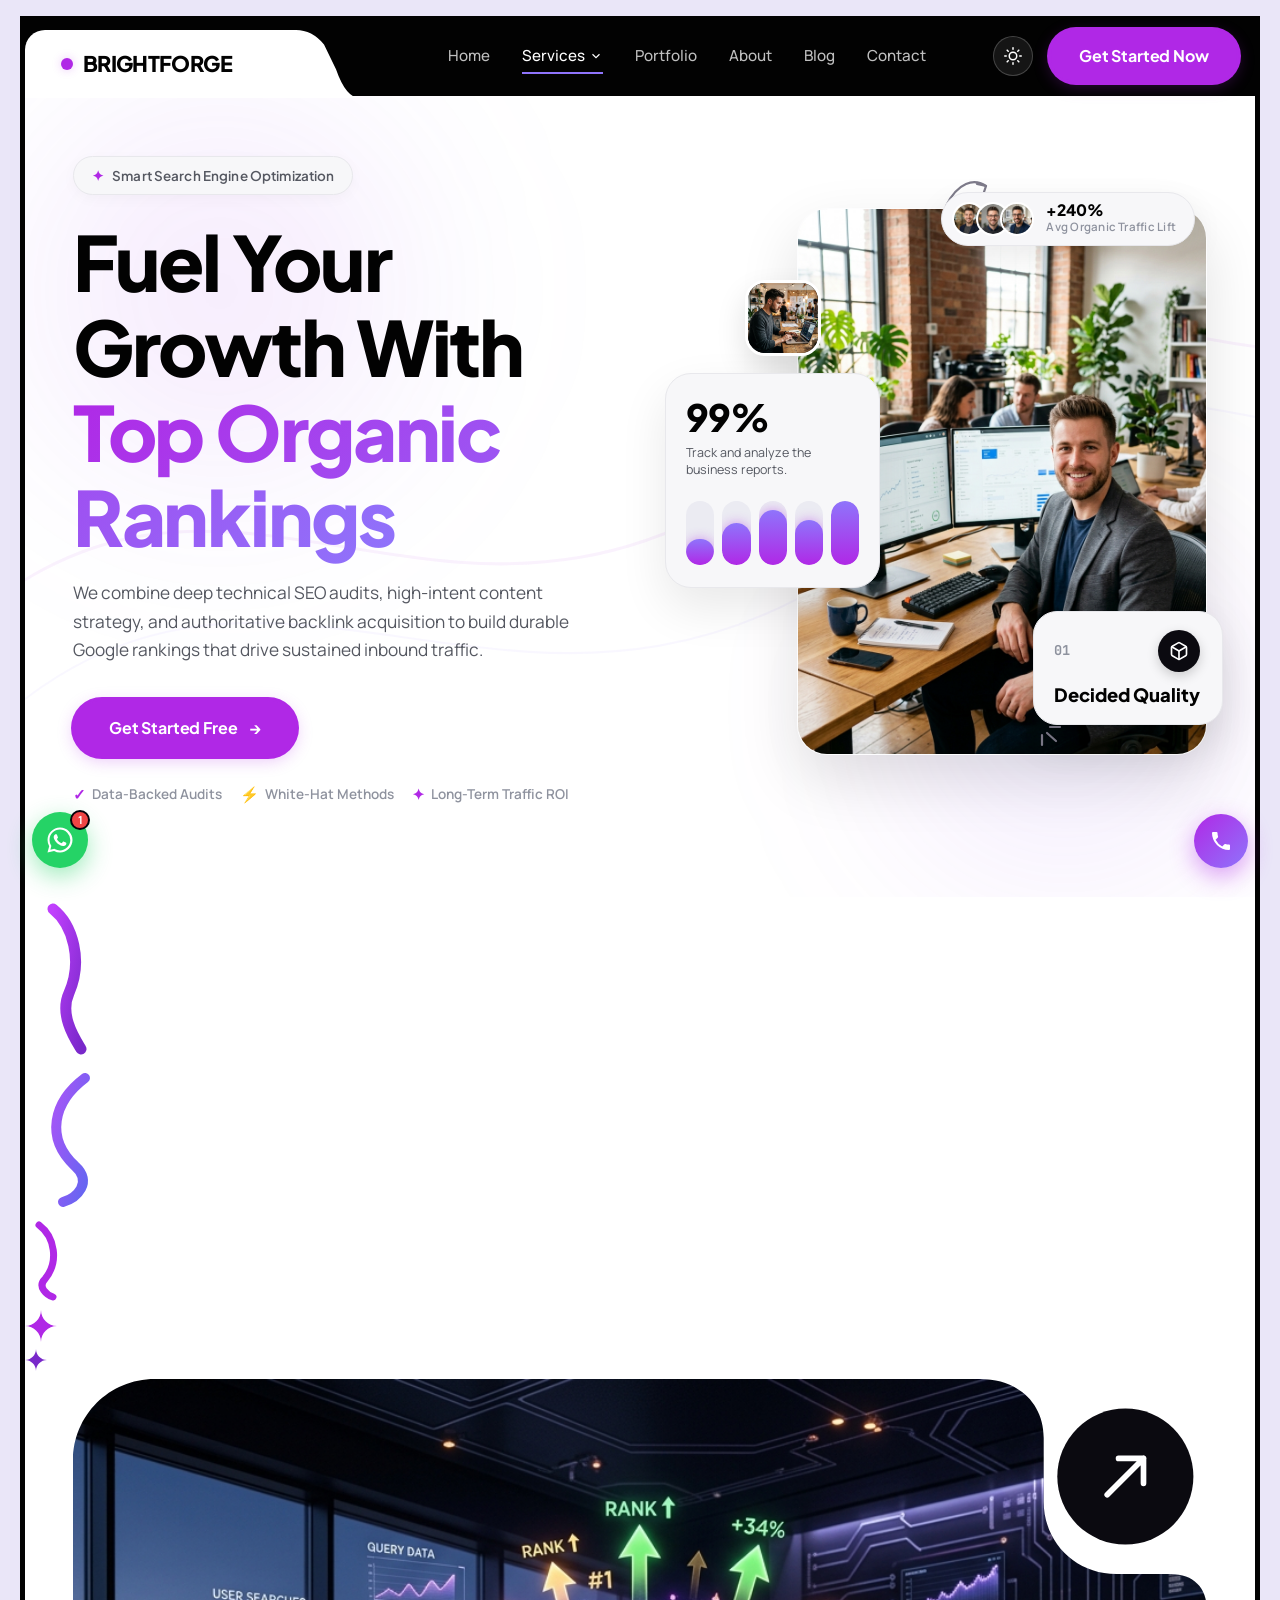
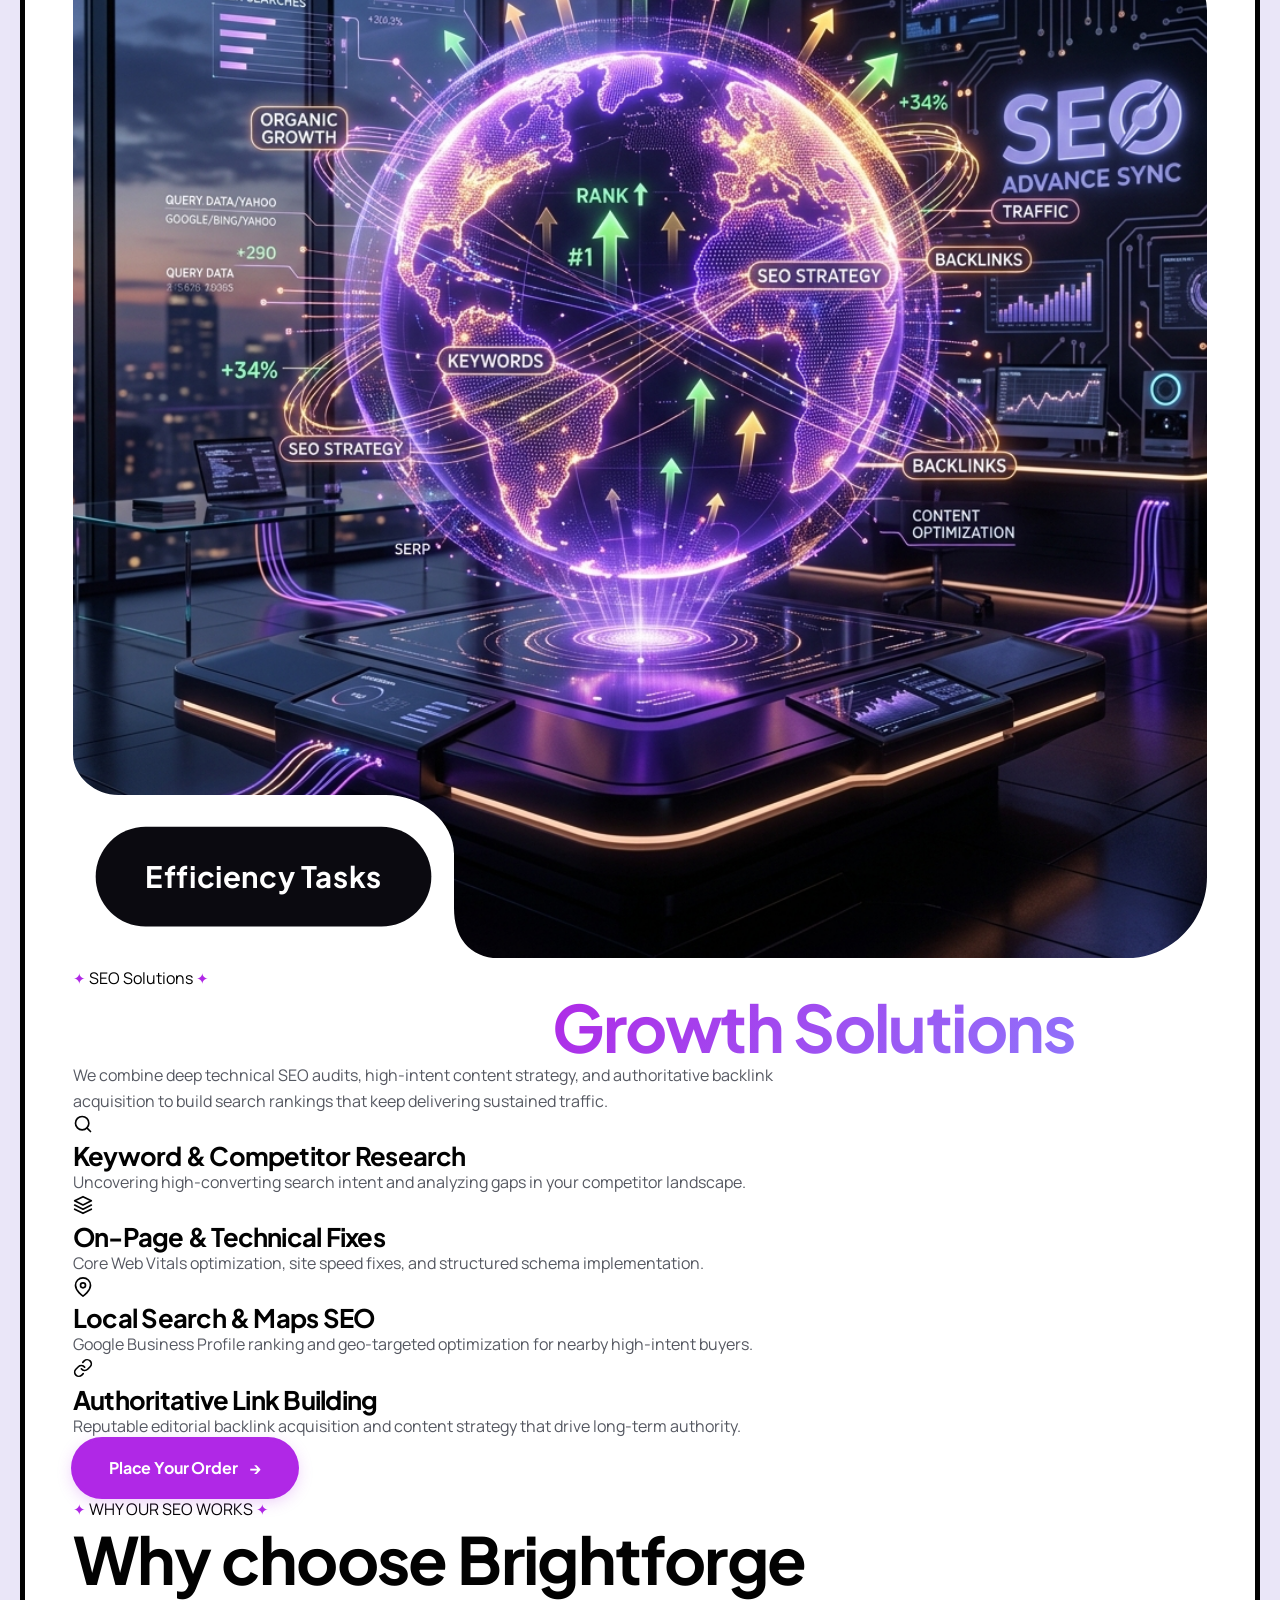
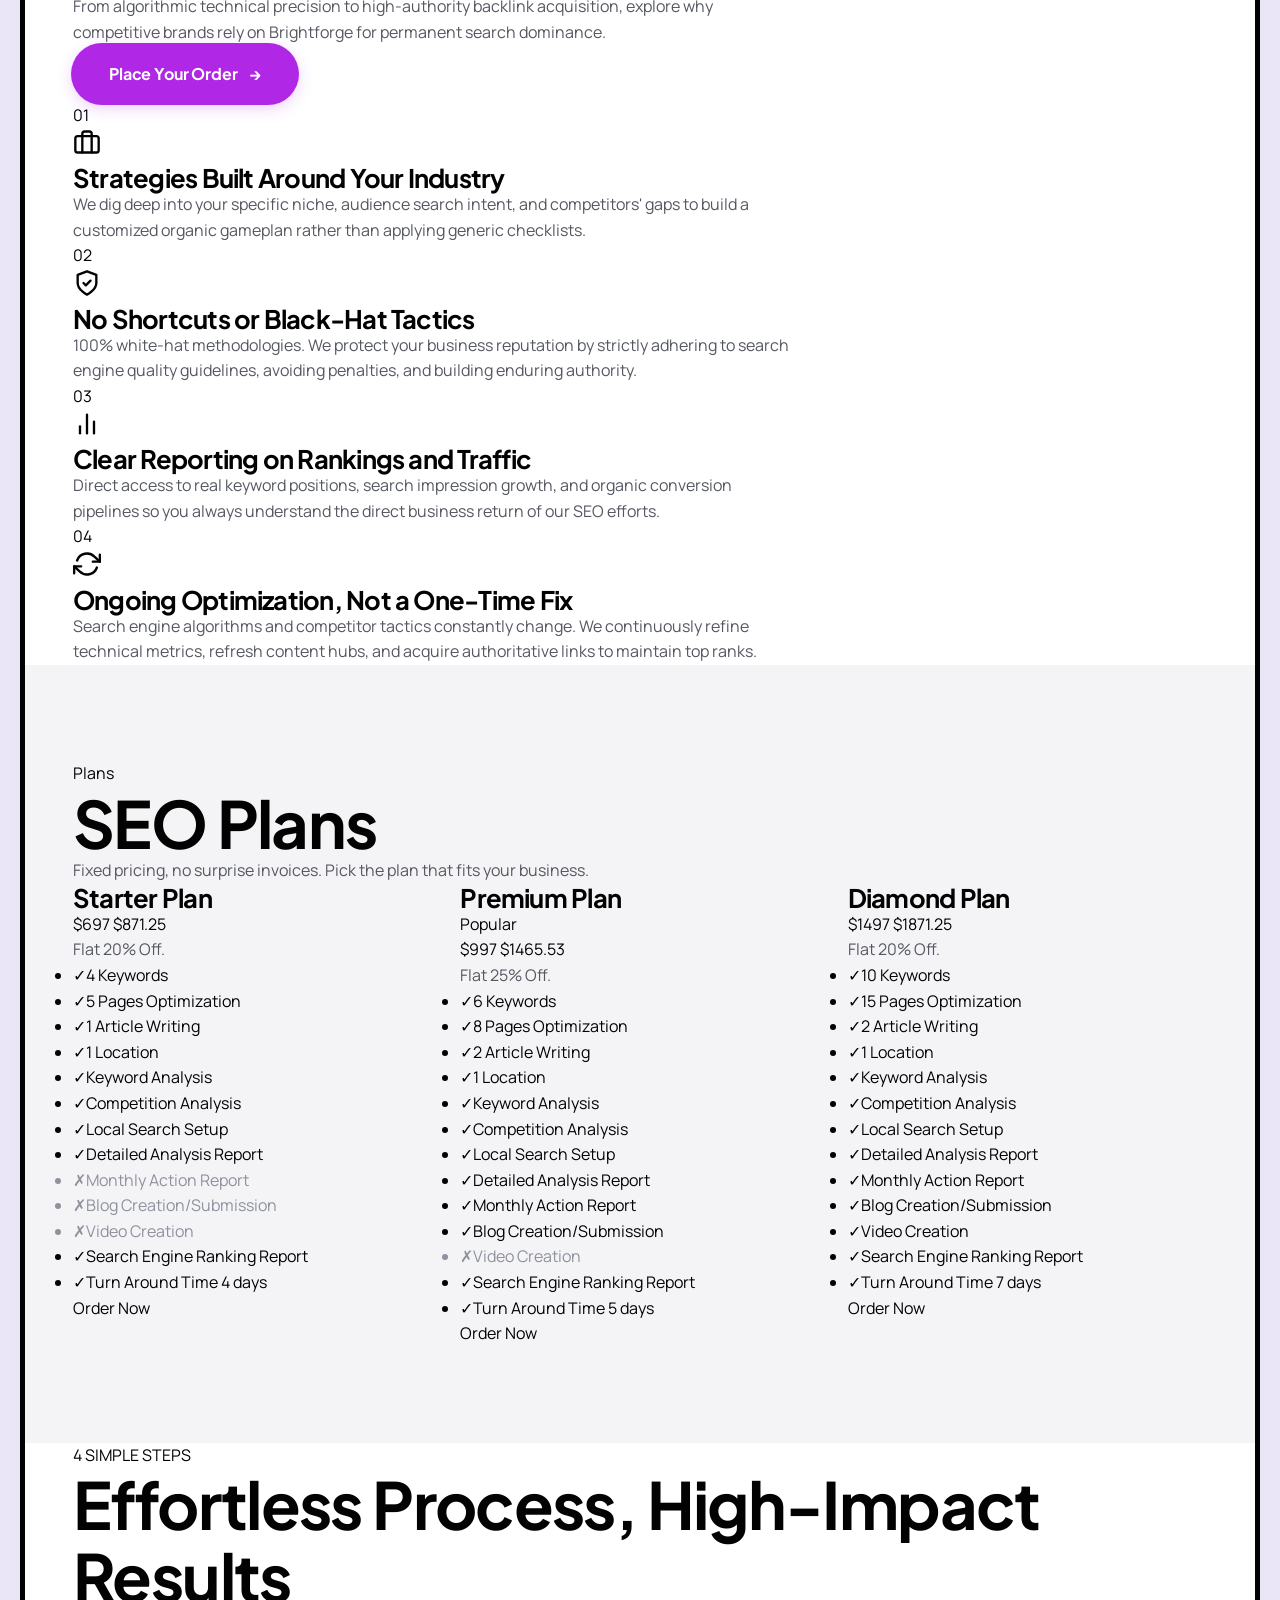
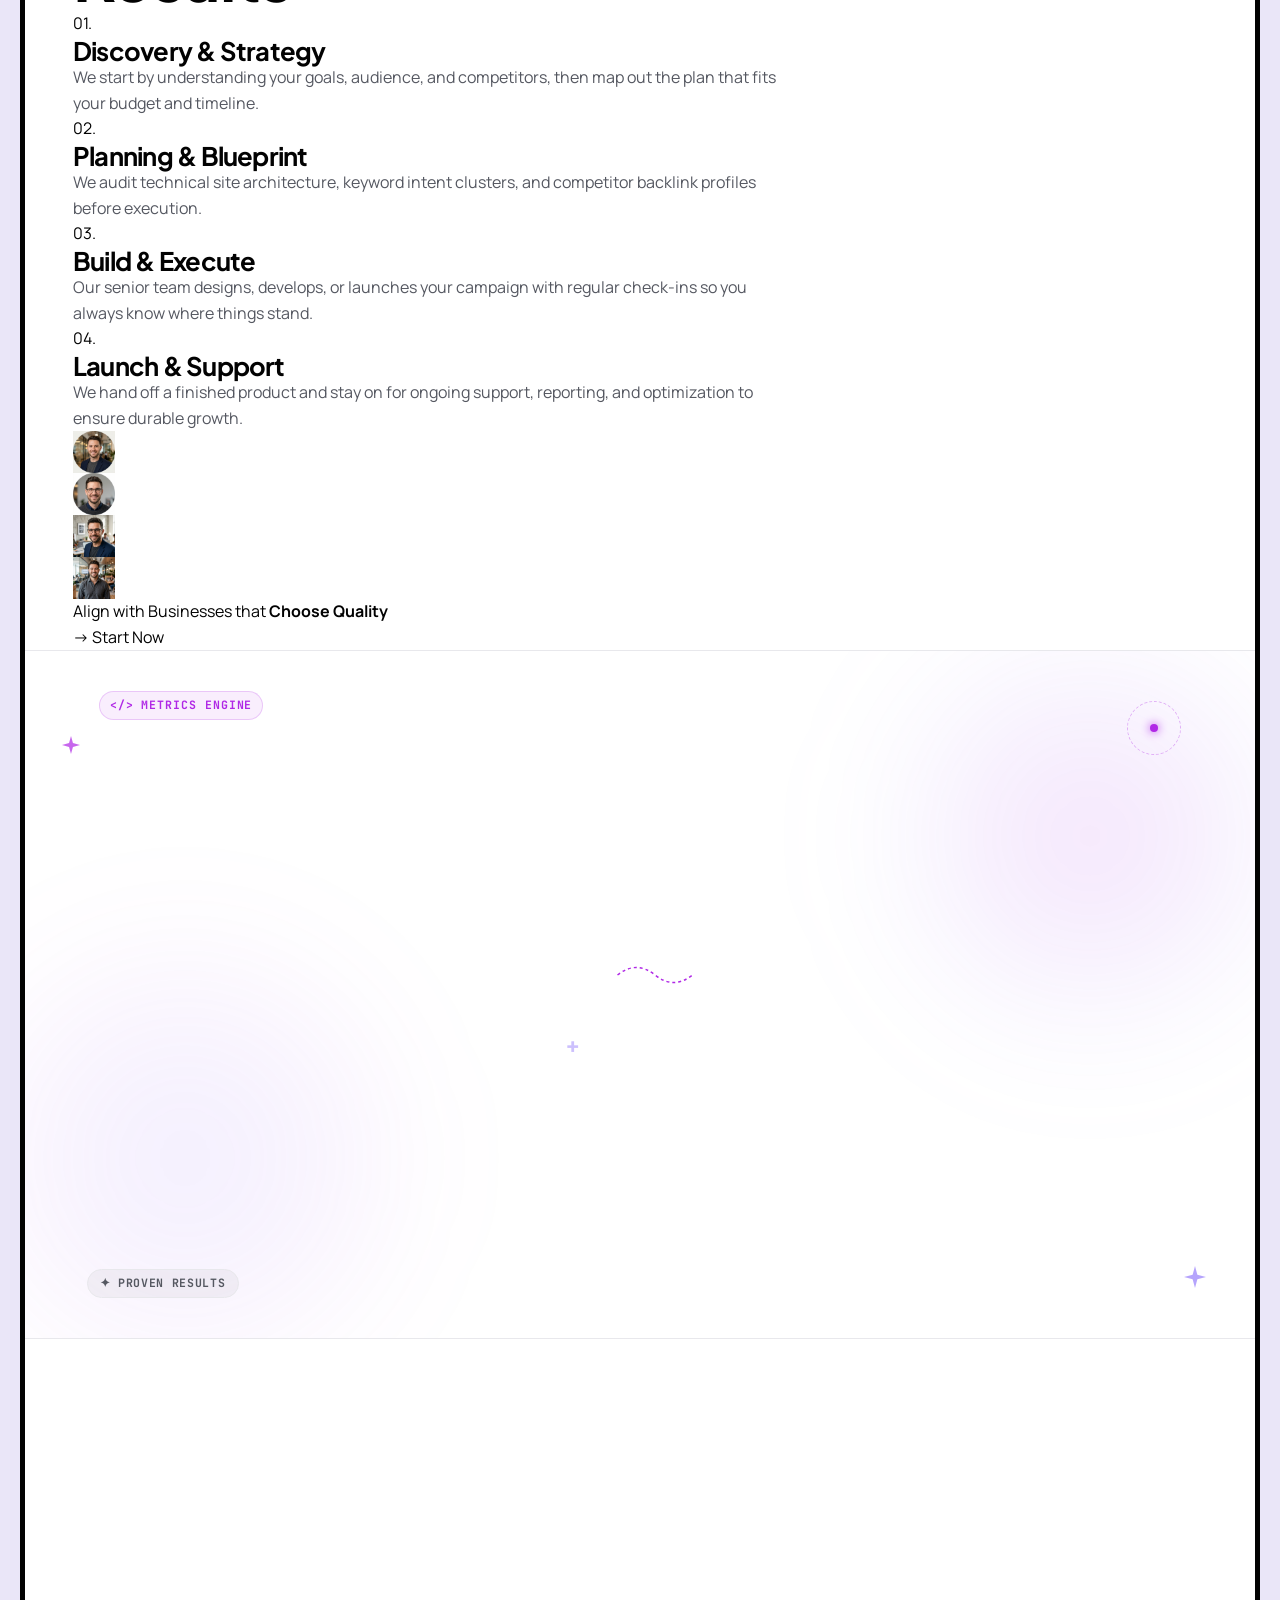
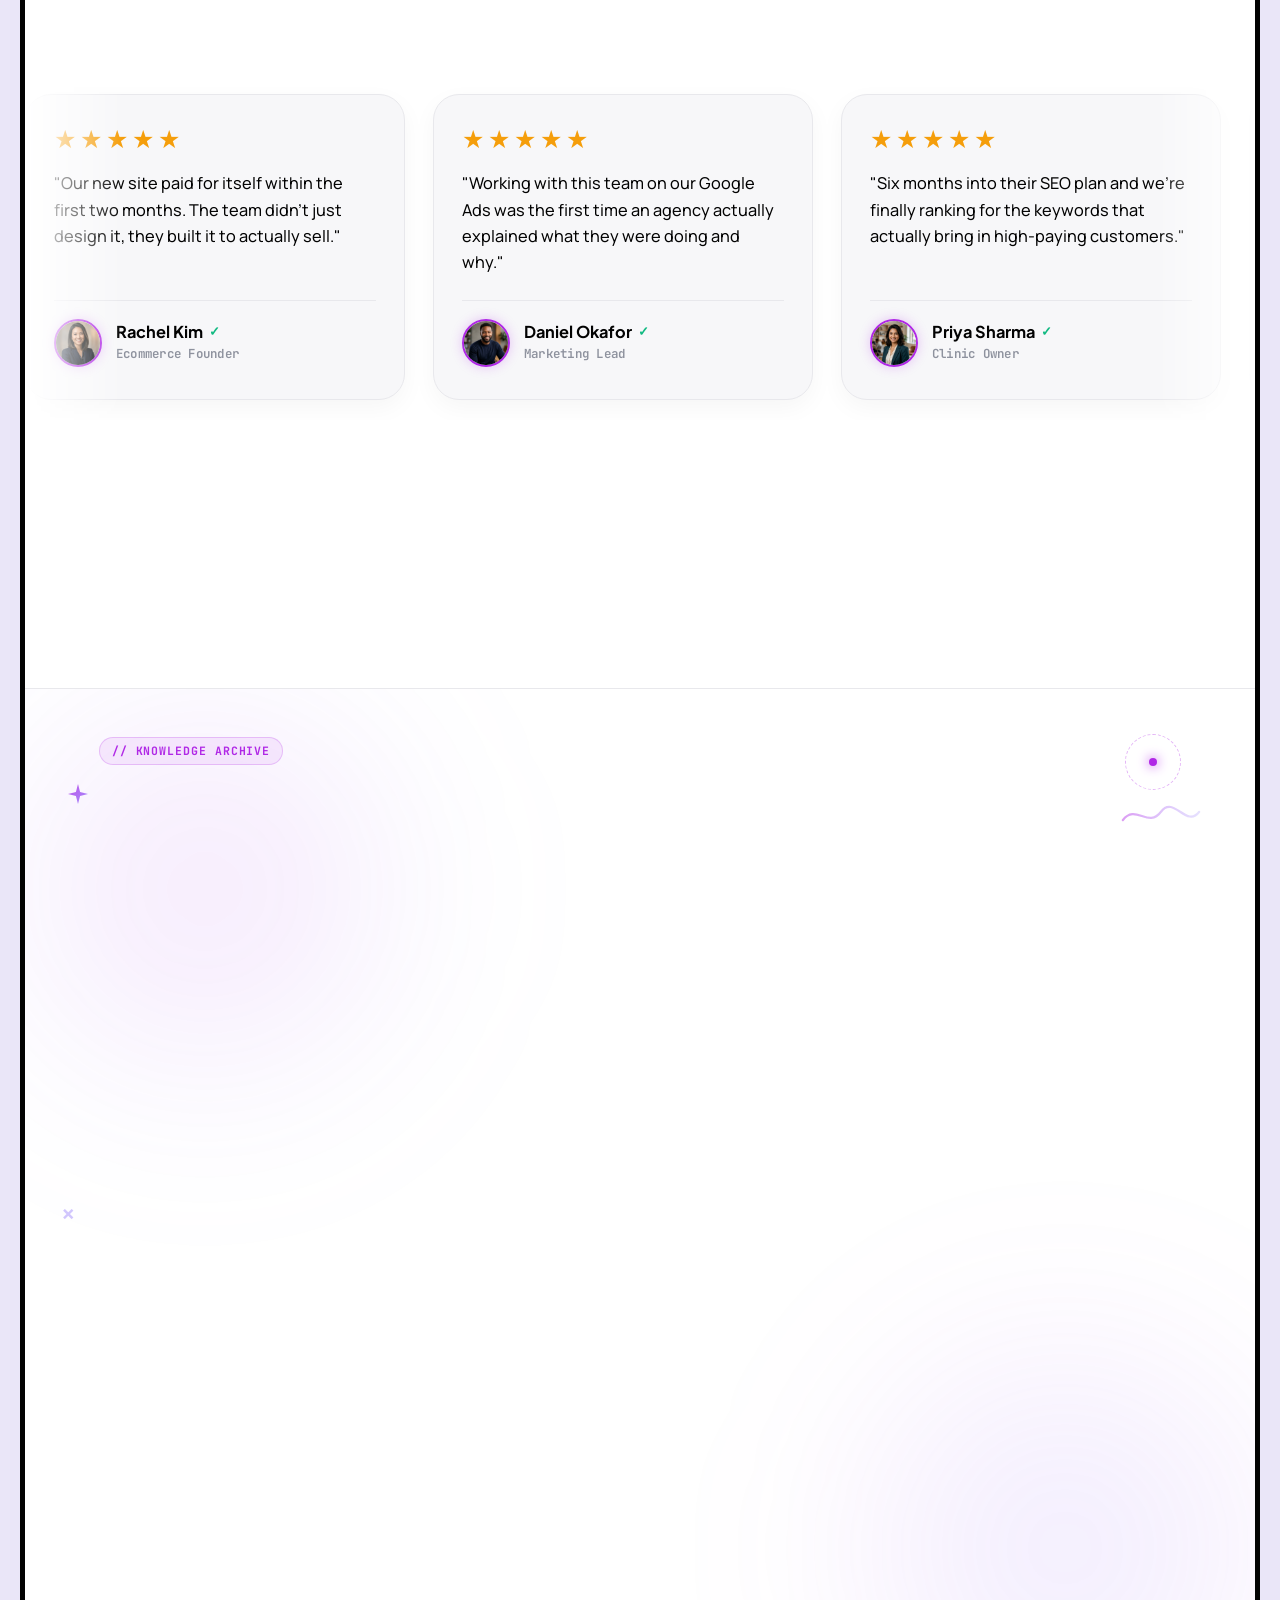
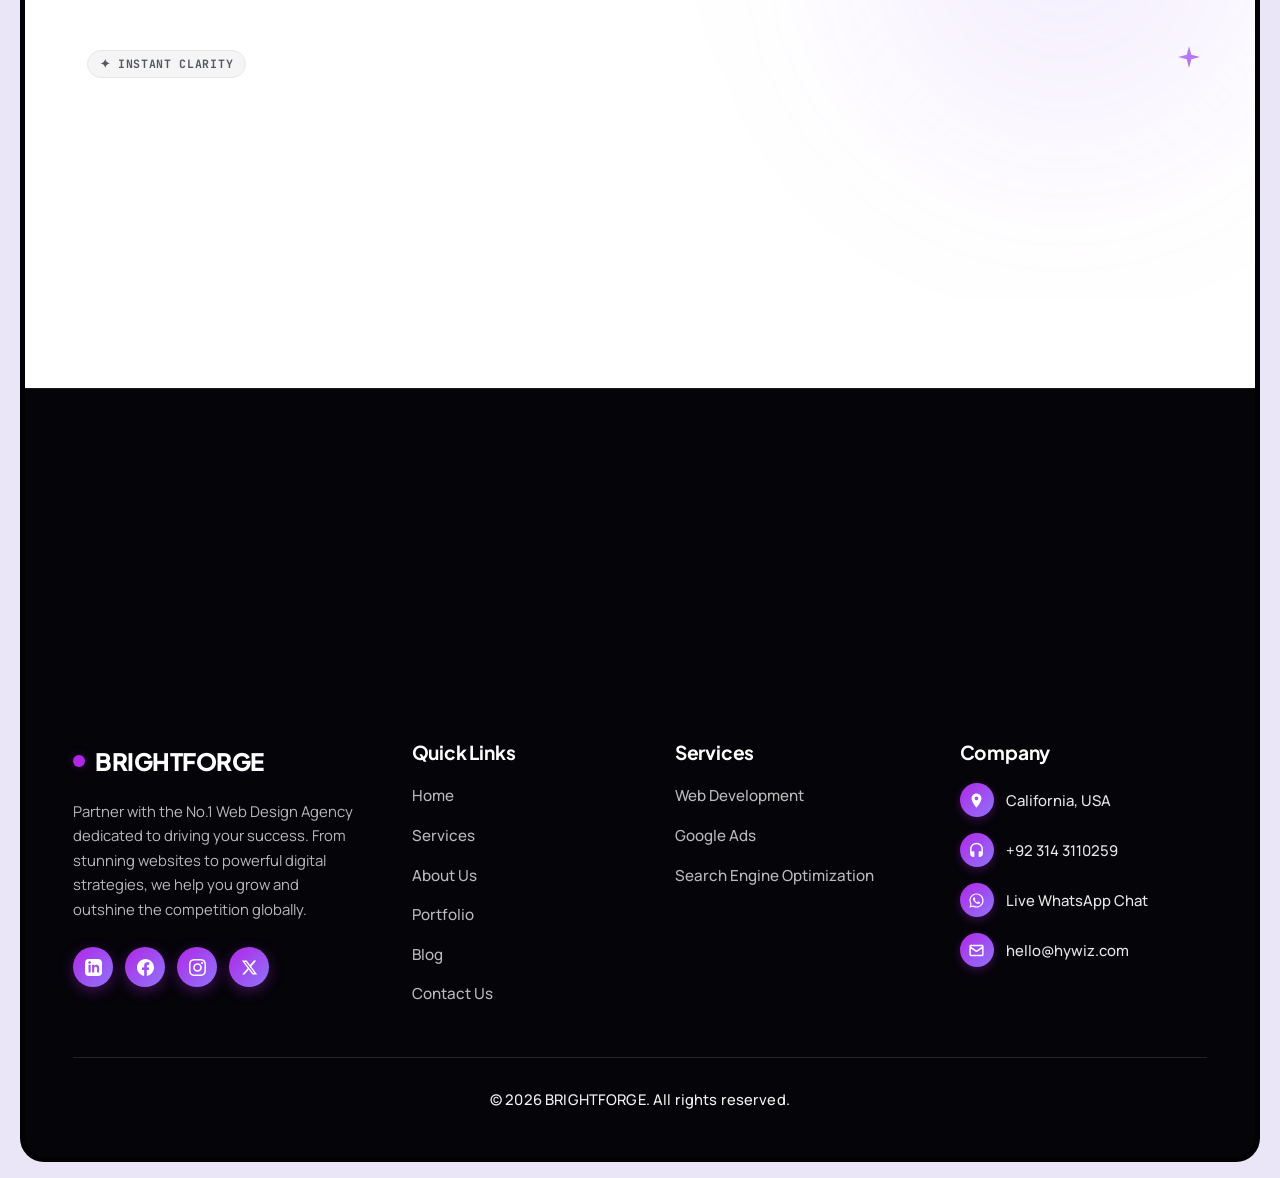
<file: service-seo.html>
<!DOCTYPE html>
<html lang="en" data-theme="light">
<head>
  <meta charset="UTF-8">
  <meta name="viewport" content="width=device-width, initial-scale=1.0">
  <title>SEO | BRIGHTFORGE</title>
  <meta name="description" content="We combine technical SEO, content, and local optimization to build search rankings that keep paying off long after the work is done. Starting at $697.">
  
  <link rel="stylesheet" href="css/global.css">
  <link rel="stylesheet" href="css/header-footer.css">
  <link rel="stylesheet" href="css/home.css">
  <link rel="stylesheet" href="css/service-single.css">
</head>
<body>

  <div class="site-boxed-wrapper">

    <!-- Header -->
    <header class="site-header" id="top">
      <div class="header-top-bar">
        <div class="brand-tab-unit">
          <div class="brand-tab-body"><a href="index.html" class="brand-logo" aria-label="BRIGHTFORGE Home"><span class="brand-aperture-dot" aria-hidden="true"></span>BRIGHTFORGE</a></div>
          <div class="brand-tab-slope" aria-hidden="true"><svg viewBox="0 0 80 66" preserveAspectRatio="none" xmlns="http://www.w3.org/2000/svg"><path d="M 0,0 L 16,0 Q 32,0 44,14 L 56,38 Q 66,66 80,66 L 0,66 Z" fill="currentColor"/></svg></div>
        </div>
        <nav class="nav-desktop" aria-label="Main Navigation">
          <a href="index.html" class="nav-link">Home</a>
          <div class="nav-item-dropdown">
            <a href="services.html" class="nav-link active">Services <svg class="nav-dropdown-arrow" viewBox="0 0 24 24" width="14" height="14" fill="none" stroke="currentColor" stroke-width="2"><polyline points="6 9 12 15 18 9"></polyline></svg></a>
            <div class="nav-dropdown-menu">
              <a href="service-web-development.html" class="nav-dropdown-item">Web Development</a>
              <a href="service-google-ads.html" class="nav-dropdown-item">Google Ads</a>
              <a href="service-seo.html" class="nav-dropdown-item" style="color: var(--white); font-weight: 700;">Search Engine Optimization (SEO)</a>
            </div>
          </div>
          <a href="portfolio.html" class="nav-link">Portfolio</a>
          <a href="about.html" class="nav-link">About</a>
          <a href="blog.html" class="nav-link">Blog</a>
          <a href="contact.html" class="nav-link">Contact</a>
        </nav>
        <div class="header-actions">
          <button class="theme-toggle-btn" id="theme-toggle" aria-label="Switch to dark theme" title="Switch to dark mode">
            <svg class="theme-icon-sun" viewBox="0 0 24 24" fill="none" stroke="currentColor" stroke-width="2" stroke-linecap="round" stroke-linejoin="round"><circle cx="12" cy="12" r="5"></circle><line x1="12" y1="1" x2="12" y2="3"></line><line x1="12" y1="21" x2="12" y2="23"></line><line x1="4.22" y1="4.22" x2="5.64" y2="5.64"></line><line x1="18.36" y1="18.36" x2="19.78" y2="19.78"></line><line x1="1" y1="12" x2="3" y2="12"></line><line x1="21" y1="12" x2="23" y2="12"></line><line x1="4.22" y1="19.78" x2="5.64" y2="18.36"></line><line x1="18.36" y1="5.64" x2="19.78" y2="4.22"></line></svg>
            <svg class="theme-icon-moon" viewBox="0 0 24 24" fill="none" stroke="currentColor" stroke-width="2" stroke-linecap="round" stroke-linejoin="round"><path d="M21 12.79A9 9 0 1 1 11.21 3 7 7 0 0 0 21 12.79z"></path></svg>
          </button>
          <a href="contact.html" class="btn-header-cta">Get Started Now</a>
          <button class="hamburger-btn" aria-label="Toggle Mobile Menu"><span class="hamburger-line"></span><span class="hamburger-line"></span><span class="hamburger-line"></span></button>
        </div>
      </div>
    </header>

    <div class="mobile-nav-drawer" aria-label="Mobile Navigation">
      <div class="mobile-nav-links">
        <a href="index.html" class="mobile-nav-link">Home</a>
        <div class="mobile-nav-group">
          <a href="services.html" class="mobile-nav-link">Services</a>
          <div class="mobile-sub-links">
            <a href="service-web-development.html" class="mobile-sub-link">Web Development</a>
            <a href="service-google-ads.html" class="mobile-sub-link">Google Ads</a>
            <a href="service-seo.html" class="mobile-sub-link" style="color: var(--primary);">Search Engine Optimization</a>
          </div>
        </div>
        <a href="portfolio.html" class="mobile-nav-link">Portfolio</a>
        <a href="about.html" class="mobile-nav-link">About</a>
        <a href="blog.html" class="mobile-nav-link">Blog</a>
        <a href="contact.html" class="mobile-nav-link">Contact</a>
      </div>
      <div class="mobile-nav-footer"><a href="contact.html" class="btn btn-primary" style="width:100%;">Get Started Now</a></div>
    </div>

    <main class="main-content-canvas">
      <!-- Hero -->
      <section class="service-single-hero">
        <!-- Background Ambient Glows -->
        <div class="service-hero-ambient-glow-1" aria-hidden="true"></div>
        <div class="service-hero-ambient-glow-2" aria-hidden="true"></div>

        <!-- Flowing Wave Curves -->
        <svg class="service-hero-bg-curves" viewBox="0 0 1400 650" fill="none" xmlns="http://www.w3.org/2000/svg" preserveAspectRatio="none" aria-hidden="true">
          <path d="M-100 450 C 250 200, 500 550, 950 250 C 1200 80, 1450 300, 1600 150" stroke="rgba(176, 40, 230, 0.09)" stroke-width="2.5" />
          <path d="M-50 520 C 300 280, 600 620, 1050 320 C 1300 150, 1500 360, 1650 220" stroke="rgba(143, 116, 251, 0.08)" stroke-width="1.8" />
        </svg>

        <div class="container">
          <div class="service-hero-grid">
            <!-- Left Column: Copy & CTA -->
            <div class="service-hero-left">
              <div class="service-hero-pill">
                <span class="service-hero-pill-sparkle">✦</span>
                <span>Smart Search Engine Optimization</span>
              </div>
              <h1 class="service-hero-title">
                Fuel Your Growth With <span class="service-title-accent">Top Organic Rankings</span>
              </h1>
              <p class="service-hero-desc">
                We combine deep technical SEO audits, high-intent content strategy, and authoritative backlink acquisition to build durable Google rankings that drive sustained inbound traffic.
              </p>
              <div class="service-hero-actions">
                <a href="#pricing" class="btn btn-primary">
                  <span>Get Started Free</span>
                  <span class="cta-arrow">&rarr;</span>
                </a>
              </div>
              <div class="service-hero-trust-row">
                <span class="service-hero-trust-item"><span class="service-hero-trust-icon">✓</span> Data-Backed Audits</span>
                <span class="service-hero-trust-item"><span class="service-hero-trust-icon">⚡</span> White-Hat Methods</span>
                <span class="service-hero-trust-item"><span class="service-hero-trust-icon">✦</span> Long-Term Traffic ROI</span>
              </div>
            </div>

            <!-- Right Column: Visual Collage with Male Professional -->
            <div class="service-hero-right">
              <div class="service-hero-art-wrapper">
                <!-- Top Social Proof Badge -->
                <div class="service-badge-users">
                  <div class="service-avatar-stack">
                    <img src="img/avatar_male_1.jpg" alt="Client" class="service-avatar-img">
                    <img src="img/avatar_male_2.jpg" alt="Client" class="service-avatar-img">
                    <img src="img/avatar_3.jpg" alt="Client" class="service-avatar-img">
                  </div>
                  <div class="service-badge-text-group">
                    <span class="service-badge-number">+240%</span>
                    <span class="service-badge-label">Avg Organic Traffic Lift</span>
                  </div>
                </div>

                <!-- Hand-drawn Arrow Doodle pointing to badge -->
                <svg class="service-doodle-arrow" viewBox="0 0 52 48" fill="none" stroke="currentColor" stroke-width="2.2" stroke-linecap="round" stroke-linejoin="round" aria-hidden="true">
                  <path d="M 6 34 C 18 10, 34 6, 46 14" />
                  <path d="M 37 12 L 46 14 L 43 23" />
                </svg>

                <!-- Floating Mini Thumbnail (Male SEO Analyst) -->
                <div class="service-thumb-card" title="Analyzing keyword rankings">
                  <img src="img/service_hero_thumb.jpg" alt="SEO strategist reviewing analytics" class="service-thumb-img">
                </div>

                <!-- Dark Metric Card with Mini Bar Chart -->
                <div class="service-card-metric">
                  <div class="service-metric-number">99%</div>
                  <div class="service-metric-label">Track and analyze the business reports.</div>
                  <div class="service-mini-chart" aria-hidden="true">
                    <div class="service-chart-bar-track"><div class="service-chart-bar-fill" style="height: 40%;"></div></div>
                    <div class="service-chart-bar-track"><div class="service-chart-bar-fill" style="height: 65%;"></div></div>
                    <div class="service-chart-bar-track"><div class="service-chart-bar-fill" style="height: 85%;"></div></div>
                    <div class="service-chart-bar-track"><div class="service-chart-bar-fill" style="height: 70%;"></div></div>
                    <div class="service-chart-bar-track"><div class="service-chart-bar-fill" style="height: 100%;"></div></div>
                  </div>
                </div>

                <!-- Central Main Photo Card (Male SEO Specialist) -->
                <div class="service-hero-main-card">
                  <img src="img/service_hero_seo.jpg" alt="Male SEO Specialist reviewing analytics" class="service-hero-main-img">
                </div>

                <!-- Floating Quality Card -->
                <div class="service-card-quality">
                  <div class="service-quality-top">
                    <span class="service-quality-idx">01</span>
                    <div class="service-quality-icon-badge" aria-hidden="true">
                      <svg viewBox="0 0 24 24" width="20" height="20" fill="none" stroke="currentColor" stroke-width="2" stroke-linecap="round" stroke-linejoin="round">
                        <path d="M21 16V8a2 2 0 0 0-1-1.73l-7-4a2 2 0 0 0-2 0l-7 4A2 2 0 0 0 3 8v8a2 2 0 0 0 1 1.73l7 4a2 2 0 0 0 2 0l7-4A2 2 0 0 0 21 16z"></path>
                        <polyline points="3.27 6.96 12 12.01 20.73 6.96"></polyline>
                        <line x1="12" y1="22.08" x2="12" y2="12"></line>
                      </svg>
                    </div>
                  </div>
                  <div class="service-quality-title">Decided Quality</div>
                </div>

                <!-- Sparkle / Burst Doodle at corner of quality card -->
                <svg class="service-doodle-sparkle" viewBox="0 0 40 40" fill="none" stroke="currentColor" stroke-width="2.2" stroke-linecap="round" aria-hidden="true">
                  <line x1="28" y1="20" x2="38" y2="20"></line>
                  <line x1="25" y1="26" x2="34" y2="34"></line>
                  <line x1="20" y1="28" x2="20" y2="38"></line>
                </svg>
              </div>
            </div>
          </div>
        </div>
      </section>

      <!-- Solutions Showcase: SEO Services -->
      <section class="service-showcase-section">
        <!-- Floating Animated Background Elements (Matching 2nd Reference Image) -->
        <div class="showcase-glow-orb-1" aria-hidden="true"></div>
        <div class="showcase-glow-orb-2" aria-hidden="true"></div>

        <div class="showcase-bg-element showcase-squiggle-1" aria-hidden="true">
          <svg width="76" height="160" viewBox="0 0 76 160" fill="none" xmlns="http://www.w3.org/2000/svg">
            <path d="M 28 12 C 48 28, 58 64, 44 96 C 34 118, 50 142, 56 152" stroke="url(#squiggle-grad-seo-1)" stroke-width="11" stroke-linecap="round" stroke-linejoin="round" />
            <defs>
              <linearGradient id="squiggle-grad-seo-1" x1="0%" y1="0%" x2="100%" y2="100%">
                <stop offset="0%" stop-color="#C040FD" />
                <stop offset="100%" stop-color="#7928CA" />
              </linearGradient>
            </defs>
          </svg>
        </div>

        <div class="showcase-bg-element showcase-squiggle-2" aria-hidden="true">
          <svg width="84" height="145" viewBox="0 0 84 145" fill="none" xmlns="http://www.w3.org/2000/svg">
            <path d="M 60 14 C 28 38, 20 74, 50 102 C 68 118, 52 134, 38 138" stroke="url(#squiggle-grad-seo-2)" stroke-width="10" stroke-linecap="round" stroke-linejoin="round" />
            <defs>
              <linearGradient id="squiggle-grad-seo-2" x1="0%" y1="0%" x2="100%" y2="100%">
                <stop offset="0%" stop-color="#A855F7" />
                <stop offset="100%" stop-color="#6366F1" />
              </linearGradient>
            </defs>
          </svg>
        </div>

        <div class="showcase-bg-element showcase-squiggle-3" aria-hidden="true">
          <svg width="44" height="85" viewBox="0 0 44 85" fill="none" xmlns="http://www.w3.org/2000/svg">
            <path d="M 14 8 C 30 20, 34 45, 20 62 C 12 70, 22 78, 28 80" stroke="#B028E6" stroke-width="7" stroke-linecap="round" stroke-linejoin="round" />
          </svg>
        </div>

        <div class="showcase-bg-element showcase-sparkle-1" aria-hidden="true">
          <svg width="32" height="32" viewBox="0 0 34 34" fill="none" xmlns="http://www.w3.org/2000/svg">
            <path d="M 17 0 C 17 9.38, 9.38 17, 0 17 C 9.38 17, 17 24.62, 17 34 C 17 24.62, 24.62 17, 34 17 C 24.62 17, 17 9.38, 17 0 Z" fill="#B028E6" />
          </svg>
        </div>

        <div class="showcase-bg-element showcase-sparkle-2" aria-hidden="true">
          <svg width="22" height="22" viewBox="0 0 34 34" fill="none" xmlns="http://www.w3.org/2000/svg">
            <path d="M 17 0 C 17 9.38, 9.38 17, 0 17 C 9.38 17, 17 24.62, 17 34 C 17 24.62, 24.62 17, 34 17 C 24.62 17, 17 9.38, 17 0 Z" fill="#7928CA" />
          </svg>
        </div>

        <div class="container">
          <div class="service-showcase-grid">
            <!-- Left Column: Curved Cutout Card (Image on Left) -->
            <div class="service-showcase-visual">
              <div class="showcase-card-wrapper">
                <svg class="showcase-curved-svg" viewBox="0 0 500 520" fill="none" xmlns="http://www.w3.org/2000/svg">
                  <defs>
                    <clipPath id="showcase-cutout-seo">
                      <path d="M 36 0 L 400 0 C 416 0, 428 10, 428 26 L 428 54 C 428 72, 442 86, 460 86 L 484 86 C 494 86, 500 92, 500 102 L 500 484 C 500 504, 484 520, 464 520 L 188 520 C 176 520, 168 512, 168 498 L 168 474 C 168 460, 154 448, 138 448 L 20 448 C 10 448, 0 440, 0 430 L 0 36 C 0 16, 16 0, 36 0 Z" />
                    </clipPath>
                  </defs>
                  
                  <!-- Clipped Showcase Image -->
                  <image href="img/showcase_seo.jpg" width="500" height="520" preserveAspectRatio="xMidYMid slice" clip-path="url(#showcase-cutout-seo)" />

                  <!-- Top-Right Concave Cutout: Interactive Circular Arrow Badge -->
                  <a href="contact.html" class="showcase-svg-circle-btn" aria-label="Dominate Search Rankings">
                    <circle cx="464" cy="43" r="30" fill="#0B0A10" />
                    <path d="M 456 51 L 472 35 M 461 35 L 472 35 L 472 46" stroke="#FFFFFF" stroke-width="2.5" stroke-linecap="round" stroke-linejoin="round" />
                  </a>

                  <!-- Bottom-Left Concave Cutout: Floating Pill Badge -->
                  <g class="showcase-svg-pill">
                    <rect x="10" y="462" width="148" height="44" rx="22" fill="#0B0A10" />
                    <text x="84" y="489" fill="#FFFFFF" text-anchor="middle" font-family="'Plus Jakarta Sans', sans-serif" font-weight="700" font-size="13" letter-spacing="0.02em">Efficiency Tasks</text>
                  </g>
                </svg>
              </div>
            </div>

            <!-- Right Column: Copywriting & 2x2 Features Grid (Content on Right) -->
            <div class="service-showcase-content">
              <span class="showcase-pill-badge"><span class="pill-sparkle">✦</span> SEO Solutions <span class="pill-sparkle">✦</span></span>
              <h2 class="showcase-title">Organic Search <span class="service-title-accent">Growth Solutions</span></h2>
              <p class="showcase-subtitle">We combine deep technical SEO audits, high-intent content strategy, and authoritative backlink acquisition to build search rankings that keep delivering sustained traffic.</p>
              
              <div class="showcase-features-grid">
                <!-- Feature 1 -->
                <div class="showcase-feature-item">
                  <div class="showcase-feature-icon" aria-hidden="true">
                    <svg viewBox="0 0 24 24" width="20" height="20" fill="none" stroke="currentColor" stroke-width="2" stroke-linecap="round" stroke-linejoin="round">
                      <circle cx="11" cy="11" r="8"></circle>
                      <line x1="21" y1="21" x2="16.65" y2="16.65"></line>
                    </svg>
                  </div>
                  <div class="showcase-feature-body">
                    <h3 class="showcase-feature-title">Keyword &amp; Competitor Research</h3>
                    <p class="showcase-feature-desc">Uncovering high-converting search intent and analyzing gaps in your competitor landscape.</p>
                  </div>
                </div>

                <!-- Feature 2 -->
                <div class="showcase-feature-item">
                  <div class="showcase-feature-icon" aria-hidden="true">
                    <svg viewBox="0 0 24 24" width="20" height="20" fill="none" stroke="currentColor" stroke-width="2" stroke-linecap="round" stroke-linejoin="round">
                      <polygon points="12 2 2 7 12 12 22 7 12 2"></polygon>
                      <polyline points="2 17 12 22 22 17"></polyline>
                      <polyline points="2 12 12 17 22 12"></polyline>
                    </svg>
                  </div>
                  <div class="showcase-feature-body">
                    <h3 class="showcase-feature-title">On-Page &amp; Technical Fixes</h3>
                    <p class="showcase-feature-desc">Core Web Vitals optimization, site speed fixes, and structured schema implementation.</p>
                  </div>
                </div>

                <!-- Feature 3 -->
                <div class="showcase-feature-item">
                  <div class="showcase-feature-icon" aria-hidden="true">
                    <svg viewBox="0 0 24 24" width="20" height="20" fill="none" stroke="currentColor" stroke-width="2" stroke-linecap="round" stroke-linejoin="round">
                      <path d="M21 10c0 7-9 13-9 13s-9-6-9-13a9 9 0 0 1 18 0z"></path>
                      <circle cx="12" cy="10" r="3"></circle>
                    </svg>
                  </div>
                  <div class="showcase-feature-body">
                    <h3 class="showcase-feature-title">Local Search &amp; Maps SEO</h3>
                    <p class="showcase-feature-desc">Google Business Profile ranking and geo-targeted optimization for nearby high-intent buyers.</p>
                  </div>
                </div>

                <!-- Feature 4 -->
                <div class="showcase-feature-item">
                  <div class="showcase-feature-icon" aria-hidden="true">
                    <svg viewBox="0 0 24 24" width="20" height="20" fill="none" stroke="currentColor" stroke-width="2" stroke-linecap="round" stroke-linejoin="round">
                      <path d="M10 13a5 5 0 0 0 7.54.54l3-3a5 5 0 0 0-7.07-7.07l-1.72 1.71"></path>
                      <path d="M14 11a5 5 0 0 0-7.54-.54l-3 3a5 5 0 0 0 7.07 7.07l1.71-1.71"></path>
                    </svg>
                  </div>
                  <div class="showcase-feature-body">
                    <h3 class="showcase-feature-title">Authoritative Link Building</h3>
                    <p class="showcase-feature-desc">Reputable editorial backlink acquisition and content strategy that drive long-term authority.</p>
                  </div>
                </div>
              </div>

              <a href="contact.html" class="btn btn-primary">
                <span>Place Your Order</span>
                <span class="cta-arrow">&rarr;</span>
              </a>
            </div>
          </div>
        </div>
      </section>

      <!-- Why Choose Us Section: Sticky Left Column & Reason Cards -->
      <section class="why-choose-section">
        <div class="container">
          <div class="why-choose-layout">
            <!-- Left Sticky Column -->
            <div class="why-sticky-col">
              <span class="why-tag-badge"><span class="pill-sparkle">✦</span> WHY OUR SEO WORKS <span class="pill-sparkle">✦</span></span>
              <h2 class="why-sticky-title">Why choose <span class="why-brand-highlight">Brightforge</span></h2>
              <p class="why-sticky-desc">
                From algorithmic technical precision to high-authority backlink acquisition, explore why competitive brands rely on Brightforge for permanent search dominance.
              </p>
              <div class="why-sticky-btn-wrap">
                <a href="contact.html" class="btn btn-primary">
                  <span>Place Your Order</span>
                  <span class="cta-arrow">&rarr;</span>
                </a>
              </div>
            </div>

            <!-- Right Column: Vertical List of Capability Rows -->
            <div class="why-items-col">
              <!-- Item 01 -->
              <div class="why-item-row">
                <div class="why-icon-unit">
                  <span class="why-number-badge">01</span>
                  <div class="why-icon-box" aria-hidden="true">
                    <svg viewBox="0 0 24 24" width="28" height="28" fill="none" stroke="currentColor" stroke-width="2" stroke-linecap="round" stroke-linejoin="round">
                      <rect x="2" y="7" width="20" height="14" rx="2" ry="2"></rect>
                      <path d="M16 21V5a2 2 0 0 0-2-2h-4a2 2 0 0 0-2 2v16"></path>
                    </svg>
                  </div>
                </div>
                <div class="why-item-body">
                  <h3 class="why-item-title">Strategies Built Around Your Industry</h3>
                  <p class="why-item-desc">
                    We dig deep into your specific niche, audience search intent, and competitors' gaps to build a customized organic gameplan rather than applying generic checklists.
                  </p>
                </div>
              </div>

              <!-- Item 02 -->
              <div class="why-item-row">
                <div class="why-icon-unit">
                  <span class="why-number-badge">02</span>
                  <div class="why-icon-box" aria-hidden="true">
                    <svg viewBox="0 0 24 24" width="28" height="28" fill="none" stroke="currentColor" stroke-width="2" stroke-linecap="round" stroke-linejoin="round">
                      <path d="M12 22s8-4 8-10V5l-8-3-8 3v7c0 6 8 10 8 10z"></path>
                      <polyline points="9 12 11 14 15 10"></polyline>
                    </svg>
                  </div>
                </div>
                <div class="why-item-body">
                  <h3 class="why-item-title">No Shortcuts or Black-Hat Tactics</h3>
                  <p class="why-item-desc">
                    100% white-hat methodologies. We protect your business reputation by strictly adhering to search engine quality guidelines, avoiding penalties, and building enduring authority.
                  </p>
                </div>
              </div>

              <!-- Item 03 -->
              <div class="why-item-row">
                <div class="why-icon-unit">
                  <span class="why-number-badge">03</span>
                  <div class="why-icon-box" aria-hidden="true">
                    <svg viewBox="0 0 24 24" width="28" height="28" fill="none" stroke="currentColor" stroke-width="2" stroke-linecap="round" stroke-linejoin="round">
                      <line x1="18" y1="20" x2="18" y2="10"></line>
                      <line x1="12" y1="20" x2="12" y2="4"></line>
                      <line x1="6" y1="20" x2="6" y2="14"></line>
                    </svg>
                  </div>
                </div>
                <div class="why-item-body">
                  <h3 class="why-item-title">Clear Reporting on Rankings and Traffic</h3>
                  <p class="why-item-desc">
                    Direct access to real keyword positions, search impression growth, and organic conversion pipelines so you always understand the direct business return of our SEO efforts.
                  </p>
                </div>
              </div>

              <!-- Item 04 -->
              <div class="why-item-row">
                <div class="why-icon-unit">
                  <span class="why-number-badge">04</span>
                  <div class="why-icon-box" aria-hidden="true">
                    <svg viewBox="0 0 24 24" width="28" height="28" fill="none" stroke="currentColor" stroke-width="2" stroke-linecap="round" stroke-linejoin="round">
                      <polyline points="23 4 23 10 17 10"></polyline>
                      <polyline points="1 20 1 14 7 14"></polyline>
                      <path d="M3.51 9a9 9 0 0 1 14.85-3.36L23 10M1 14l4.64 4.36A9 9 0 0 0 20.49 15"></path>
                    </svg>
                  </div>
                </div>
                <div class="why-item-body">
                  <h3 class="why-item-title">Ongoing Optimization, Not a One-Time Fix</h3>
                  <p class="why-item-desc">
                    Search engine algorithms and competitor tactics constantly change. We continuously refine technical metrics, refresh content hubs, and acquire authoritative links to maintain top ranks.
                  </p>
                </div>
              </div>
            </div>
          </div>
        </div>
      </section>

      <!-- Pricing Section -->
      <section class="pricing-section section-spacer" id="pricing">
        <div class="container">
          <div class="pricing-section-header">
            <span class="pricing-header-pill-badge">Plans</span>
            <h2 class="pricing-section-title">SEO Plans</h2>
            <p class="pricing-section-subhead">Fixed pricing, no surprise invoices. Pick the plan that fits your business.</p>
          </div>
          <div class="pricing-grid">
            <!-- Starter -->
            <div class="pricing-capsule-card">
              <div class="pricing-capsule-header">
                <div class="pricing-header-top">
                  <h3 class="pricing-tier-name">Starter Plan</h3>
                </div>
                <div class="pricing-amount-row">
                  <span class="pricing-amount">$697</span>
                  <span class="pricing-original-price">$871.25</span>
                </div>
                <p class="pricing-tagline">Flat 20% Off.</p>
              </div>

              <ul class="pricing-features-list">
                <li class="pricing-feature-item"><span class="pricing-check-icon">&#10003;</span><span>4 Keywords</span></li>
                <li class="pricing-feature-item"><span class="pricing-check-icon">&#10003;</span><span>5 Pages Optimization</span></li>
                <li class="pricing-feature-item"><span class="pricing-check-icon">&#10003;</span><span>1 Article Writing</span></li>
                <li class="pricing-feature-item"><span class="pricing-check-icon">&#10003;</span><span>1 Location</span></li>
                <li class="pricing-feature-item"><span class="pricing-check-icon">&#10003;</span><span>Keyword Analysis</span></li>
                <li class="pricing-feature-item"><span class="pricing-check-icon">&#10003;</span><span>Competition Analysis</span></li>
                <li class="pricing-feature-item"><span class="pricing-check-icon">&#10003;</span><span>Local Search Setup</span></li>
                <li class="pricing-feature-item"><span class="pricing-check-icon">&#10003;</span><span>Detailed Analysis Report</span></li>
                <li class="pricing-feature-item feature-disabled"><span class="pricing-cross-icon">&#10007;</span><span>Monthly Action Report</span></li>
                <li class="pricing-feature-item feature-disabled"><span class="pricing-cross-icon">&#10007;</span><span>Blog Creation/Submission</span></li>
                <li class="pricing-feature-item feature-disabled"><span class="pricing-cross-icon">&#10007;</span><span>Video Creation</span></li>
                <li class="pricing-feature-item"><span class="pricing-check-icon">&#10003;</span><span>Search Engine Ranking Report</span></li>
                <li class="pricing-feature-item"><span class="pricing-check-icon">&#10003;</span><span>Turn Around Time 4 days</span></li>
              </ul>
              <div class="pricing-btn-wrap">
                <a href="contact.html?plan=seo-starter" class="pricing-action-btn">Order Now</a>
              </div>
            </div>

            <!-- Premium (Popular) -->
            <div class="pricing-capsule-card popular-tier">
              <div class="pricing-capsule-header">
                <div class="pricing-header-top">
                  <h3 class="pricing-tier-name">Premium Plan</h3>
                  <span class="pricing-popular-badge">Popular</span>
                </div>
                <div class="pricing-amount-row">
                  <span class="pricing-amount">$997</span>
                  <span class="pricing-original-price">$1465.53</span>
                </div>
                <p class="pricing-tagline">Flat 25% Off.</p>
              </div>

              <ul class="pricing-features-list">
                <li class="pricing-feature-item"><span class="pricing-check-icon">&#10003;</span><span>6 Keywords</span></li>
                <li class="pricing-feature-item"><span class="pricing-check-icon">&#10003;</span><span>8 Pages Optimization</span></li>
                <li class="pricing-feature-item"><span class="pricing-check-icon">&#10003;</span><span>2 Article Writing</span></li>
                <li class="pricing-feature-item"><span class="pricing-check-icon">&#10003;</span><span>1 Location</span></li>
                <li class="pricing-feature-item"><span class="pricing-check-icon">&#10003;</span><span>Keyword Analysis</span></li>
                <li class="pricing-feature-item"><span class="pricing-check-icon">&#10003;</span><span>Competition Analysis</span></li>
                <li class="pricing-feature-item"><span class="pricing-check-icon">&#10003;</span><span>Local Search Setup</span></li>
                <li class="pricing-feature-item"><span class="pricing-check-icon">&#10003;</span><span>Detailed Analysis Report</span></li>
                <li class="pricing-feature-item"><span class="pricing-check-icon">&#10003;</span><span>Monthly Action Report</span></li>
                <li class="pricing-feature-item"><span class="pricing-check-icon">&#10003;</span><span>Blog Creation/Submission</span></li>
                <li class="pricing-feature-item feature-disabled"><span class="pricing-cross-icon">&#10007;</span><span>Video Creation</span></li>
                <li class="pricing-feature-item"><span class="pricing-check-icon">&#10003;</span><span>Search Engine Ranking Report</span></li>
                <li class="pricing-feature-item"><span class="pricing-check-icon">&#10003;</span><span>Turn Around Time 5 days</span></li>
              </ul>
              <div class="pricing-btn-wrap">
                <a href="contact.html?plan=seo-premium" class="pricing-action-btn">Order Now</a>
              </div>
            </div>

            <!-- Diamond -->
            <div class="pricing-capsule-card">
              <div class="pricing-capsule-header">
                <div class="pricing-header-top">
                  <h3 class="pricing-tier-name">Diamond Plan</h3>
                </div>
                <div class="pricing-amount-row">
                  <span class="pricing-amount">$1497</span>
                  <span class="pricing-original-price">$1871.25</span>
                </div>
                <p class="pricing-tagline">Flat 20% Off.</p>
              </div>

              <ul class="pricing-features-list">
                <li class="pricing-feature-item"><span class="pricing-check-icon">&#10003;</span><span>10 Keywords</span></li>
                <li class="pricing-feature-item"><span class="pricing-check-icon">&#10003;</span><span>15 Pages Optimization</span></li>
                <li class="pricing-feature-item"><span class="pricing-check-icon">&#10003;</span><span>2 Article Writing</span></li>
                <li class="pricing-feature-item"><span class="pricing-check-icon">&#10003;</span><span>1 Location</span></li>
                <li class="pricing-feature-item"><span class="pricing-check-icon">&#10003;</span><span>Keyword Analysis</span></li>
                <li class="pricing-feature-item"><span class="pricing-check-icon">&#10003;</span><span>Competition Analysis</span></li>
                <li class="pricing-feature-item"><span class="pricing-check-icon">&#10003;</span><span>Local Search Setup</span></li>
                <li class="pricing-feature-item"><span class="pricing-check-icon">&#10003;</span><span>Detailed Analysis Report</span></li>
                <li class="pricing-feature-item"><span class="pricing-check-icon">&#10003;</span><span>Monthly Action Report</span></li>
                <li class="pricing-feature-item"><span class="pricing-check-icon">&#10003;</span><span>Blog Creation/Submission</span></li>
                <li class="pricing-feature-item"><span class="pricing-check-icon">&#10003;</span><span>Video Creation</span></li>
                <li class="pricing-feature-item"><span class="pricing-check-icon">&#10003;</span><span>Search Engine Ranking Report</span></li>
                <li class="pricing-feature-item"><span class="pricing-check-icon">&#10003;</span><span>Turn Around Time 7 days</span></li>
              </ul>
              <div class="pricing-btn-wrap">
                <a href="contact.html?plan=seo-diamond" class="pricing-action-btn">Order Now</a>
              </div>
            </div>
          </div>
        </div>
      </section>

      <!-- Our Process Section (Matching 1st Reference Image) -->
      <section class="service-process-section">
        <div class="container">
          <!-- Top Indicator -->
          <div class="service-process-indicator">
            <span class="process-dot"></span> 4 SIMPLE STEPS
          </div>

          <!-- Title Row with Horizontal Divider -->
          <div class="service-process-title-row">
            <h2 class="service-process-title">Effortless Process, High-Impact Results</h2>
            <div class="service-process-header-divider"></div>
          </div>

          <!-- 4 Step Cards Grid -->
          <div class="service-process-cards-grid">
            <!-- Step 01 -->
            <div class="service-process-card">
              <span class="service-process-step-num">01.</span>
              <h3 class="service-process-step-title">Discovery &amp; Strategy</h3>
              <p class="service-process-step-desc">We start by understanding your goals, audience, and competitors, then map out the plan that fits your budget and timeline.</p>
            </div>

            <!-- Step 02 -->
            <div class="service-process-card">
              <span class="service-process-step-num">02.</span>
              <h3 class="service-process-step-title">Planning &amp; Blueprint</h3>
              <p class="service-process-step-desc">We audit technical site architecture, keyword intent clusters, and competitor backlink profiles before execution.</p>
            </div>

            <!-- Step 03 -->
            <div class="service-process-card">
              <span class="service-process-step-num">03.</span>
              <h3 class="service-process-step-title">Build &amp; Execute</h3>
              <p class="service-process-step-desc">Our senior team designs, develops, or launches your campaign with regular check-ins so you always know where things stand.</p>
            </div>

            <!-- Step 04 -->
            <div class="service-process-card">
              <span class="service-process-step-num">04.</span>
              <h3 class="service-process-step-title">Launch &amp; Support</h3>
              <p class="service-process-step-desc">We hand off a finished product and stay on for ongoing support, reporting, and optimization to ensure durable growth.</p>
            </div>
          </div>

          <!-- Bottom Social Proof & CTA Bar -->
          <div class="service-process-bottom-bar">
            <div class="process-bar-left">
              <div class="process-bar-avatars">
                <img src="img/avatar_male_1.jpg" alt="Client" class="process-avatar" width="42" height="42">
                <img src="img/avatar_male_2.jpg" alt="Client" class="process-avatar" width="42" height="42">
                <img src="img/avatar_3.jpg" alt="Client" class="process-avatar" width="42" height="42">
                <img src="img/avatar_male_4.jpg" alt="Client" class="process-avatar" width="42" height="42">
              </div>
              <span class="process-bar-text">Align with Businesses that <strong>Choose Quality</strong></span>
            </div>
            <a href="contact.html" class="process-bar-cta-btn">
              <span class="process-cta-circle-arrow">&rarr;</span>
              <span>Start Now</span>
            </a>
          </div>
        </div>
      </section>

      <!-- Stats / Figures Section (Duplicate from Home Page) -->
      <section class="stats-bar-section" id="stats">
        <!-- Ambient Glowing Orbs -->
        <div class="stats-ambient-orb stats-orb-tr" aria-hidden="true"></div>
        <div class="stats-ambient-orb stats-orb-bl" aria-hidden="true"></div>

        <!-- Distributed Web Agency Decorative Elements -->
        <!-- Zone 1: Top-Left -->
        <div class="stats-decor-element stats-decor-tag-tl" aria-hidden="true">&lt;/&gt; METRICS ENGINE</div>
        <svg class="stats-decor-element stats-sparkle-tl" viewBox="0 0 24 24" aria-hidden="true">
          <path d="M12 0L14.59 9.41L24 12L14.59 14.59L12 24L9.41 14.59L0 12L9.41 9.41L12 0Z" fill="var(--primary)"/>
        </svg>

        <!-- Zone 2: Top-Right -->
        <div class="stats-decor-element stats-radar-tr" aria-hidden="true">
          <span class="radar-dot"></span>
        </div>

        <!-- Zone 3: Center-Gap -->
        <svg class="stats-decor-element stats-squiggle-center" viewBox="0 0 100 40" aria-hidden="true">
          <path d="M0 20 Q25 0 50 20 T100 20" fill="none" stroke="var(--primary)" stroke-width="2" stroke-dasharray="4 4"/>
        </svg>
        <span class="stats-decor-element stats-cross-center" aria-hidden="true">+</span>

        <!-- Zone 4: Bottom-Left -->
        <div class="stats-decor-element stats-badge-bl" aria-hidden="true">✦ PROVEN RESULTS</div>

        <!-- Zone 5: Bottom-Right -->
        <svg class="stats-decor-element stats-sparkle-br" viewBox="0 0 24 24" aria-hidden="true">
          <path d="M12 0L14.59 9.41L24 12L14.59 14.59L12 24L9.41 14.59L0 12L9.41 9.41L12 0Z" fill="var(--secondary-purple)"/>
        </svg>

        <div class="container" style="position: relative; z-index: 2;">
          <div class="stats-staircase-wrapper">
            
            <!-- Top Tag & Clean Editorial Headline (Matching Home Page Layout) -->
            <div class="stats-ref-header reveal reveal-up">
              <h2 class="stats-ref-hero-title">
                <span class="stats-headline-row-1">
                  <span class="stats-ref-tag">WHY US</span>
                  <span class="stats-headline-word">FIGURES THAT</span>
                </span>
                <span class="stats-headline-row-2">
                  <span class="stats-headline-word">DEFINE US</span>
                </span>
              </h2>
            </div>

            <!-- Staggered Ascending 4 Steps -->
            <div class="stats-staircase-flex">
              
              <!-- Step 1: 4+ Years (Lowest) -->
              <div class="stat-step-card stat-pos-1 reveal reveal-up">
                <div class="stat-step-line" aria-hidden="true"></div>
                <div class="stat-step-body">
                  <div class="stat-step-num stats-count">4+</div>
                  <p class="stat-step-desc">Years in business crafting high-converting web experiences</p>
                </div>
              </div>

              <!-- Step 2: 8,000+ Projects (Step 2) -->
              <div class="stat-step-card stat-pos-2 reveal reveal-up" style="transition-delay: 0.1s;">
                <div class="stat-step-line" aria-hidden="true"></div>
                <div class="stat-step-body">
                  <div class="stat-step-num stats-count">8,000+</div>
                  <p class="stat-step-desc">Projects delivered across web development, Google Ads, and SEO</p>
                </div>
              </div>

              <!-- Step 3: 98% Satisfaction (Step 3) -->
              <div class="stat-step-card stat-pos-3 reveal reveal-up" style="transition-delay: 0.2s;">
                <div class="stat-step-line" aria-hidden="true"></div>
                <div class="stat-step-body">
                  <div class="stat-step-num stats-count">98%</div>
                  <p class="stat-step-desc">Customer satisfaction rate backed by verified feedback</p>
                </div>
              </div>

              <!-- Step 4: 15+ Team & Right Manifesto (Highest) -->
              <div class="stat-step-card stat-pos-4 reveal reveal-up" style="transition-delay: 0.3s;">
                <div class="stat-step-line" aria-hidden="true"></div>
                <div class="stat-step-body">
                  <div class="stat-step-num stats-count">15+</div>
                  <p class="stat-step-desc">Dedicated senior designers, developers, and growth strategists</p>
                  
                  <!-- Bottom-Right Manifesto Text matching Reference Image -->
                  <div class="stat-bottom-manifesto">
                    <p>With over 4 years of proven expertise, we build bold brands and impactful digital experiences that drive results.</p>
                  </div>
                </div>
              </div>

            </div>

          </div>

        </div>
      </section>

      <!-- Testimonials & Client Feedback Section (1-Row Infinite Loop Carousel) -->
      <section class="testimonials-section section-spacer" id="testimonials">
        <div class="container">
          
          <!-- Section Header -->
          <div class="section-header section-header-center reveal reveal-up">
            <span class="section-tag-pill"><span class="pill-sparkle">✦</span> CLIENT STORIES <span class="pill-sparkle">✦</span></span>
            <h2 class="section-title">What Our Clients Say</h2>
            <p class="section-subhead">Real feedback and verified growth metrics from ambitious businesses scaling with Brightforge.</p>
          </div>

        </div>

        <!-- 1-Row Smooth Infinite Loop Carousel Slider -->
        <div class="testimonials-loop-container">
          <div class="testimonials-loop-track">
            
            <!-- Set 1 of 6 Cards -->
            <!-- Card 1: Rachel Kim -->
            <div class="testimonial-card">
              <div class="testimonial-card-top">
                <div class="testimonial-stars">
                  <span>★</span><span>★</span><span>★</span><span>★</span><span>★</span>
                </div>
              </div>
              <p class="testimonial-quote">
                "Our new site paid for itself within the first two months. The team didn't just design it, they built it to actually sell."
              </p>
              <div class="testimonial-author-row">
                <div class="testimonial-avatar">
                  <img src="img/clients/rachel-kim.jpg" alt="Rachel Kim" loading="lazy" class="testimonial-avatar-img">
                </div>
                <div class="testimonial-author-meta">
                  <div class="testimonial-author-name">Rachel Kim <span class="verified-badge" title="Verified Client">✓</span></div>
                  <div class="testimonial-author-role">Ecommerce Founder</div>
                </div>
              </div>
            </div>

            <!-- Card 2: Daniel Okafor -->
            <div class="testimonial-card">
              <div class="testimonial-card-top">
                <div class="testimonial-stars">
                  <span>★</span><span>★</span><span>★</span><span>★</span><span>★</span>
                </div>
              </div>
              <p class="testimonial-quote">
                "Working with this team on our Google Ads was the first time an agency actually explained what they were doing and why."
              </p>
              <div class="testimonial-author-row">
                <div class="testimonial-avatar">
                  <img src="img/clients/daniel-okafor.jpg" alt="Daniel Okafor" loading="lazy" class="testimonial-avatar-img">
                </div>
                <div class="testimonial-author-meta">
                  <div class="testimonial-author-name">Daniel Okafor <span class="verified-badge" title="Verified Client">✓</span></div>
                  <div class="testimonial-author-role">Marketing Lead</div>
                </div>
              </div>
            </div>

            <!-- Card 3: Priya Sharma -->
            <div class="testimonial-card">
              <div class="testimonial-card-top">
                <div class="testimonial-stars">
                  <span>★</span><span>★</span><span>★</span><span>★</span><span>★</span>
                </div>
              </div>
              <p class="testimonial-quote">
                "Six months into their SEO plan and we're finally ranking for the keywords that actually bring in high-paying customers."
              </p>
              <div class="testimonial-author-row">
                <div class="testimonial-avatar">
                  <img src="img/clients/priya-sharma.jpg" alt="Priya Sharma" loading="lazy" class="testimonial-avatar-img">
                </div>
                <div class="testimonial-author-meta">
                  <div class="testimonial-author-name">Priya Sharma <span class="verified-badge" title="Verified Client">✓</span></div>
                  <div class="testimonial-author-role">Clinic Owner</div>
                </div>
              </div>
            </div>

            <!-- Card 4: Marcus Bell -->
            <div class="testimonial-card">
              <div class="testimonial-card-top">
                <div class="testimonial-stars">
                  <span>★</span><span>★</span><span>★</span><span>★</span><span>★</span>
                </div>
              </div>
              <p class="testimonial-quote">
                "Fast communication, clear pricing, and a site that loads instantly. Everything we hoped for and didn't get from our last agency."
              </p>
              <div class="testimonial-author-row">
                <div class="testimonial-avatar">
                  <img src="img/clients/marcus-bell.jpg" alt="Marcus Bell" loading="lazy" class="testimonial-avatar-img">
                </div>
                <div class="testimonial-author-meta">
                  <div class="testimonial-author-name">Marcus Bell <span class="verified-badge" title="Verified Client">✓</span></div>
                  <div class="testimonial-author-role">Operations Lead</div>
                </div>
              </div>
            </div>

            <!-- Card 5: Elena Rossi (Featured Hero Card) -->
            <div class="testimonial-card testimonial-card-featured">
              <div class="featured-impact-badge">★ MOST IMPACTFUL</div>
              <div class="testimonial-card-top">
                <div class="testimonial-stars">
                  <span>★</span><span>★</span><span>★</span><span>★</span><span>★</span>
                </div>
              </div>
              <p class="testimonial-quote">
                "They rebuilt our site in three weeks and it looks and runs better than the one our last developer took three months on."
              </p>
              <div class="testimonial-author-row">
                <div class="testimonial-avatar">
                  <img src="img/clients/elena-rossi.jpg" alt="Elena Rossi" loading="lazy" class="testimonial-avatar-img">
                </div>
                <div class="testimonial-author-meta">
                  <div class="testimonial-author-name">Elena Rossi <span class="verified-badge" title="Verified Client">✓</span></div>
                  <div class="testimonial-author-role">Co Founder</div>
                </div>
              </div>
            </div>

            <!-- Card 6: Tariq Hussain -->
            <div class="testimonial-card">
              <div class="testimonial-card-top">
                <div class="testimonial-stars">
                  <span>★</span><span>★</span><span>★</span><span>★</span><span>★</span>
                </div>
              </div>
              <p class="testimonial-quote">
                "Our support tickets actually get answered in minutes. That proactive communication alone made switching agencies worth it."
              </p>
              <div class="testimonial-author-row">
                <div class="testimonial-avatar">
                  <img src="img/clients/tariq-hussain.jpg" alt="Tariq Hussain" loading="lazy" class="testimonial-avatar-img">
                </div>
                <div class="testimonial-author-meta">
                  <div class="testimonial-author-name">Tariq Hussain <span class="verified-badge" title="Verified Client">✓</span></div>
                  <div class="testimonial-author-role">IT Director</div>
                </div>
              </div>
            </div>

            <!-- Set 2 (Duplicate for Seamless Continuous Loop) -->
            <!-- Duplicate Card 1: Rachel Kim -->
            <div class="testimonial-card" aria-hidden="true">
              <div class="testimonial-card-top">
                <div class="testimonial-stars">
                  <span>★</span><span>★</span><span>★</span><span>★</span><span>★</span>
                </div>
              </div>
              <p class="testimonial-quote">
                "Our new site paid for itself within the first two months. The team didn't just design it, they built it to actually sell."
              </p>
              <div class="testimonial-author-row">
                <div class="testimonial-avatar">
                  <img src="img/clients/rachel-kim.jpg" alt="Rachel Kim" loading="lazy" class="testimonial-avatar-img">
                </div>
                <div class="testimonial-author-meta">
                  <div class="testimonial-author-name">Rachel Kim <span class="verified-badge">✓</span></div>
                  <div class="testimonial-author-role">Ecommerce Founder</div>
                </div>
              </div>
            </div>

            <!-- Duplicate Card 2: Daniel Okafor -->
            <div class="testimonial-card" aria-hidden="true">
              <div class="testimonial-card-top">
                <div class="testimonial-stars">
                  <span>★</span><span>★</span><span>★</span><span>★</span><span>★</span>
                </div>
              </div>
              <p class="testimonial-quote">
                "Working with this team on our Google Ads was the first time an agency actually explained what they were doing and why."
              </p>
              <div class="testimonial-author-row">
                <div class="testimonial-avatar">
                  <img src="img/clients/daniel-okafor.jpg" alt="Daniel Okafor" loading="lazy" class="testimonial-avatar-img">
                </div>
                <div class="testimonial-author-meta">
                  <div class="testimonial-author-name">Daniel Okafor <span class="verified-badge">✓</span></div>
                  <div class="testimonial-author-role">Marketing Lead</div>
                </div>
              </div>
            </div>

            <!-- Duplicate Card 3: Priya Sharma -->
            <div class="testimonial-card" aria-hidden="true">
              <div class="testimonial-card-top">
                <div class="testimonial-stars">
                  <span>★</span><span>★</span><span>★</span><span>★</span><span>★</span>
                </div>
              </div>
              <p class="testimonial-quote">
                "Six months into their SEO plan and we're finally ranking for the keywords that actually bring in high-paying customers."
              </p>
              <div class="testimonial-author-row">
                <div class="testimonial-avatar">
                  <img src="img/clients/priya-sharma.jpg" alt="Priya Sharma" loading="lazy" class="testimonial-avatar-img">
                </div>
                <div class="testimonial-author-meta">
                  <div class="testimonial-author-name">Priya Sharma <span class="verified-badge">✓</span></div>
                  <div class="testimonial-author-role">Clinic Owner</div>
                </div>
              </div>
            </div>

            <!-- Duplicate Card 4: Marcus Bell -->
            <div class="testimonial-card" aria-hidden="true">
              <div class="testimonial-card-top">
                <div class="testimonial-stars">
                  <span>★</span><span>★</span><span>★</span><span>★</span><span>★</span>
                </div>
              </div>
              <p class="testimonial-quote">
                "Fast communication, clear pricing, and a site that loads instantly. Everything we hoped for and didn't get from our last agency."
              </p>
              <div class="testimonial-author-row">
                <div class="testimonial-avatar">
                  <img src="img/clients/marcus-bell.jpg" alt="Marcus Bell" loading="lazy" class="testimonial-avatar-img">
                </div>
                <div class="testimonial-author-meta">
                  <div class="testimonial-author-name">Marcus Bell <span class="verified-badge">✓</span></div>
                  <div class="testimonial-author-role">Operations Lead</div>
                </div>
              </div>
            </div>

            <!-- Duplicate Card 5: Elena Rossi -->
            <div class="testimonial-card testimonial-card-featured" aria-hidden="true">
              <div class="featured-impact-badge">★ MOST IMPACTFUL</div>
              <div class="testimonial-card-top">
                <div class="testimonial-stars">
                  <span>★</span><span>★</span><span>★</span><span>★</span><span>★</span>
                </div>
              </div>
              <p class="testimonial-quote">
                "They rebuilt our site in three weeks and it looks and runs better than the one our last developer took three months on."
              </p>
              <div class="testimonial-author-row">
                <div class="testimonial-avatar">
                  <img src="img/clients/elena-rossi.jpg" alt="Elena Rossi" loading="lazy" class="testimonial-avatar-img">
                </div>
                <div class="testimonial-author-meta">
                  <div class="testimonial-author-name">Elena Rossi <span class="verified-badge">✓</span></div>
                  <div class="testimonial-author-role">Co Founder</div>
                </div>
              </div>
            </div>

            <!-- Duplicate Card 6: Tariq Hussain -->
            <div class="testimonial-card" aria-hidden="true">
              <div class="testimonial-card-top">
                <div class="testimonial-stars">
                  <span>★</span><span>★</span><span>★</span><span>★</span><span>★</span>
                </div>
              </div>
              <p class="testimonial-quote">
                "Our support tickets actually get answered in minutes. That proactive communication alone made switching agencies worth it."
              </p>
              <div class="testimonial-author-row">
                <div class="testimonial-avatar">
                  <img src="img/clients/tariq-hussain.jpg" alt="Tariq Hussain" loading="lazy" class="testimonial-avatar-img">
                </div>
                <div class="testimonial-author-meta">
                  <div class="testimonial-author-name">Tariq Hussain <span class="verified-badge">✓</span></div>
                  <div class="testimonial-author-role">IT Director</div>
                </div>
              </div>
            </div>

          </div>
        </div>

        <div class="container" style="margin-top: 48px;">
          <!-- Bottom Trust Ticker Strip -->
          <div class="testimonials-bottom-trust reveal reveal-up">
            
            <div class="trust-stat-box">
              <div class="trust-stat-icon-wrap" aria-hidden="true">
                <svg viewBox="0 0 24 24" width="22" height="22" fill="currentColor"><polygon points="12 2 15.09 8.26 22 9.27 17 14.14 18.18 21.02 12 17.77 5.82 21.02 7 14.14 2 9.27 8.91 8.26 12 2"></polygon></svg>
              </div>
              <div class="trust-stat-text">
                <span class="trust-stat-num">100+</span>
                <span class="trust-stat-label">5-Star Client Reviews</span>
              </div>
            </div>

            <div class="trust-stat-divider" aria-hidden="true"></div>

            <div class="trust-stat-box">
              <div class="trust-stat-icon-wrap" aria-hidden="true">
                <svg viewBox="0 0 24 24" width="22" height="22" fill="none" stroke="currentColor" stroke-width="2.2" stroke-linecap="round" stroke-linejoin="round"><path d="M12 22s8-4 8-10V5l-8-3-8 3v7c0 6 8 10 8 10z"></path><polyline points="9 12 11 14 15 10"></polyline></svg>
              </div>
              <div class="trust-stat-text">
                <span class="trust-stat-num">99.2%</span>
                <span class="trust-stat-label">Client Satisfaction Rate</span>
              </div>
            </div>

            <div class="trust-stat-divider" aria-hidden="true"></div>

            <div class="trust-stat-box">
              <div class="trust-stat-icon-wrap" aria-hidden="true">
                <svg viewBox="0 0 24 24" width="22" height="22" fill="none" stroke="currentColor" stroke-width="2.2" stroke-linecap="round" stroke-linejoin="round"><polyline points="23 6 13.5 15.5 8.5 10.5 1 18"></polyline><polyline points="17 6 23 6 23 12"></polyline></svg>
              </div>
              <div class="trust-stat-text">
                <span class="trust-stat-num">3.8x</span>
                <span class="trust-stat-label">Average Client ROI</span>
              </div>
            </div>

          </div>
        </div>
      </section>

      <!-- 13. Frequently Asked Questions (FAQ Section) -->
      <section class="faq-section" id="faq">
        <!-- Ambient Background Glow Orbs -->
        <div class="faq-ambient-orb faq-orb-tl" aria-hidden="true"></div>
        <div class="faq-ambient-orb faq-orb-br" aria-hidden="true"></div>

        <!-- Ambient Floating Decorative Elements -->
        <span class="faq-decor-element faq-tag-tl" aria-hidden="true">// KNOWLEDGE ARCHIVE</span>
        <div class="faq-decor-element faq-sparkle-tl" aria-hidden="true">
          <svg viewBox="0 0 24 24" width="20" height="20" fill="currentColor">
            <path d="M12 0L14.5 9.5L24 12L14.5 14.5L12 24L9.5 14.5L0 12L9.5 9.5L12 0Z" fill="url(#faqSparkleGradSeo1)"/>
            <defs>
              <linearGradient id="faqSparkleGradSeo1" x1="0%" y1="0%" x2="100%" y2="100%">
                <stop offset="0%" stop-color="#B028E6"/>
                <stop offset="100%" stop-color="#8F74FB"/>
              </linearGradient>
            </defs>
          </svg>
        </div>
        <div class="faq-decor-element faq-radar-tr" aria-hidden="true">
          <span class="radar-dot"></span>
        </div>
        <svg class="faq-decor-element faq-squiggle-tr" viewBox="0 0 100 40" fill="none" stroke="currentColor" aria-hidden="true">
          <path d="M5 25 C 20 5, 35 35, 50 15 C 65 -5, 80 35, 95 15" stroke="url(#faqSquiggleGradSeo1)" stroke-width="2.5" stroke-linecap="round"/>
          <defs>
            <linearGradient id="faqSquiggleGradSeo1" x1="0%" y1="0%" x2="100%" y2="0%">
              <stop offset="0%" stop-color="#B028E6" stop-opacity="0.6"/>
              <stop offset="100%" stop-color="#8F74FB" stop-opacity="0.3"/>
            </linearGradient>
          </defs>
        </svg>
        <div class="faq-decor-element faq-cross-left" aria-hidden="true">✕</div>
        <span class="faq-decor-element faq-badge-bl" aria-hidden="true">✦ INSTANT CLARITY</span>
        <div class="faq-decor-element faq-sparkle-br" aria-hidden="true">
          <svg viewBox="0 0 24 24" width="22" height="22" fill="currentColor">
            <path d="M12 0L14.5 9.5L24 12L14.5 14.5L12 24L9.5 14.5L0 12L9.5 9.5L12 0Z" fill="url(#faqSparkleGradSeo2)"/>
            <defs>
              <linearGradient id="faqSparkleGradSeo2" x1="0%" y1="0%" x2="100%" y2="100%">
                <stop offset="0%" stop-color="#8F74FB"/>
                <stop offset="100%" stop-color="#B028E6"/>
              </linearGradient>
            </defs>
          </svg>
        </div>

        <div class="container" style="position: relative; z-index: 2;">
          
          <!-- Centered Header -->
          <div class="faq-header-center reveal reveal-up">
            <span class="section-tag-pill"><span class="pill-sparkle">✦</span> COMMON QUERIES <span class="pill-sparkle">✦</span></span>
            <h2 class="faq-main-title">Frequently Asked Question</h2>
            <p class="faq-main-desc">Clear answers to help you navigate our services, strategic execution process, pricing, and scalable growth results.</p>
          </div>

          <!-- Category Filter Tabs -->
          <div class="faq-tabs-nav reveal reveal-up">
            <button type="button" class="faq-tab-pill active" data-category="services">Services</button>
            <button type="button" class="faq-tab-pill" data-category="pricing">Pricing</button>
            <button type="button" class="faq-tab-pill" data-category="results">Results</button>
          </div>

          <!-- Overlapping Bento & Media Layout -->
          <div class="faq-content-grid">
            
            <!-- Left Column: Accordion Card -->
            <div class="faq-accordion-card reveal reveal-up">
              
              <!-- SERVICES CATEGORY (Active by Default) -->
              <!-- Item 1 (Open by default) -->
              <div class="faq-item open" data-category="services">
                <button type="button" class="faq-header-btn" aria-expanded="true">
                  <h3 class="faq-question-title">What services does Brightforge offer?</h3>
                  <div class="faq-toggle-circle" aria-hidden="true">
                    <svg class="faq-icon-plus" viewBox="0 0 24 24" width="14" height="14" fill="none" stroke="currentColor" stroke-width="2.5"><line x1="12" y1="5" x2="12" y2="19"></line><line x1="5" y1="12" x2="19" y2="12"></line></svg>
                    <svg class="faq-icon-minus" viewBox="0 0 24 24" width="14" height="14" fill="none" stroke="currentColor" stroke-width="2.5"><line x1="5" y1="12" x2="19" y2="12"></line></svg>
                  </div>
                </button>
                <div class="faq-answer-wrap">
                  <p class="faq-answer-text">We offer high-performance web development, ROI-focused Google Ads management, technical &amp; content SEO, and full-funnel conversion rate optimization tailored to your growth goals.</p>
                </div>
              </div>

              <!-- Item 2 -->
              <div class="faq-item" data-category="services">
                <button type="button" class="faq-header-btn" aria-expanded="false">
                  <h3 class="faq-question-title">How does the kickoff process work?</h3>
                  <div class="faq-toggle-circle" aria-hidden="true">
                    <svg class="faq-icon-plus" viewBox="0 0 24 24" width="14" height="14" fill="none" stroke="currentColor" stroke-width="2.5"><line x1="12" y1="5" x2="12" y2="19"></line><line x1="5" y1="12" x2="19" y2="12"></line></svg>
                    <svg class="faq-icon-minus" viewBox="0 0 24 24" width="14" height="14" fill="none" stroke="currentColor" stroke-width="2.5"><line x1="5" y1="12" x2="19" y2="12"></line></svg>
                  </div>
                </button>
                <div class="faq-answer-wrap">
                  <p class="faq-answer-text">We start with a thorough strategy audit of your business, map clear milestone deliverables within 48 hours, and grant you access to a real-time progress dashboard.</p>
                </div>
              </div>

              <!-- Item 3 -->
              <div class="faq-item" data-category="services">
                <button type="button" class="faq-header-btn" aria-expanded="false">
                  <h3 class="faq-question-title">Who are your ideal clients?</h3>
                  <div class="faq-toggle-circle" aria-hidden="true">
                    <svg class="faq-icon-plus" viewBox="0 0 24 24" width="14" height="14" fill="none" stroke="currentColor" stroke-width="2.5"><line x1="12" y1="5" x2="12" y2="19"></line><line x1="5" y1="12" x2="19" y2="12"></line></svg>
                    <svg class="faq-icon-minus" viewBox="0 0 24 24" width="14" height="14" fill="none" stroke="currentColor" stroke-width="2.5"><line x1="5" y1="12" x2="19" y2="12"></line></svg>
                  </div>
                </button>
                <div class="faq-answer-wrap">
                  <p class="faq-answer-text">We partner with fast-growing DTC brands, B2B software companies, medical clinics, and established service providers seeking predictable customer acquisition.</p>
                </div>
              </div>

              <!-- Item 4 -->
              <div class="faq-item" data-category="services">
                <button type="button" class="faq-header-btn" aria-expanded="false">
                  <h3 class="faq-question-title">What tech stack do you specialize in?</h3>
                  <div class="faq-toggle-circle" aria-hidden="true">
                    <svg class="faq-icon-plus" viewBox="0 0 24 24" width="14" height="14" fill="none" stroke="currentColor" stroke-width="2.5"><line x1="12" y1="5" x2="12" y2="19"></line><line x1="5" y1="12" x2="19" y2="12"></line></svg>
                    <svg class="faq-icon-minus" viewBox="0 0 24 24" width="14" height="14" fill="none" stroke="currentColor" stroke-width="2.5"><line x1="5" y1="12" x2="19" y2="12"></line></svg>
                  </div>
                </button>
                <div class="faq-answer-wrap">
                  <p class="faq-answer-text">We build custom semantic architectures using ultra-clean HTML5/CSS3/JavaScript, headless CMS solutions, and optimized Shopify/WordPress stacks hitting Core Web Vitals 95+.</p>
                </div>
              </div>

              <!-- Item 5 -->
              <div class="faq-item" data-category="services">
                <button type="button" class="faq-header-btn" aria-expanded="false">
                  <h3 class="faq-question-title">Do you work with global businesses?</h3>
                  <div class="faq-toggle-circle" aria-hidden="true">
                    <svg class="faq-icon-plus" viewBox="0 0 24 24" width="14" height="14" fill="none" stroke="currentColor" stroke-width="2.5"><line x1="12" y1="5" x2="12" y2="19"></line><line x1="5" y1="12" x2="19" y2="12"></line></svg>
                    <svg class="faq-icon-minus" viewBox="0 0 24 24" width="14" height="14" fill="none" stroke="currentColor" stroke-width="2.5"><line x1="5" y1="12" x2="19" y2="12"></line></svg>
                  </div>
                </button>
                <div class="faq-answer-wrap">
                  <p class="faq-answer-text">Yes, we serve clients across North America, Europe, Australia, and the Middle East with seamless async communication, video sprint reviews, and time-zone aligned support.</p>
                </div>
              </div>

              <!-- PRICING CATEGORY (Hidden by default) -->
              <!-- Item 1 -->
              <div class="faq-item" data-category="pricing" style="display: none;">
                <button type="button" class="faq-header-btn" aria-expanded="false">
                  <h3 class="faq-question-title">How is your pricing structured?</h3>
                  <div class="faq-toggle-circle" aria-hidden="true">
                    <svg class="faq-icon-plus" viewBox="0 0 24 24" width="14" height="14" fill="none" stroke="currentColor" stroke-width="2.5"><line x1="12" y1="5" x2="12" y2="19"></line><line x1="5" y1="12" x2="19" y2="12"></line></svg>
                    <svg class="faq-icon-minus" viewBox="0 0 24 24" width="14" height="14" fill="none" stroke="currentColor" stroke-width="2.5"><line x1="5" y1="12" x2="19" y2="12"></line></svg>
                  </div>
                </button>
                <div class="faq-answer-wrap">
                  <p class="faq-answer-text">We offer flat, transparent package pricing starting at $997 for single service launches, with zero hidden setup fees or surprise surcharges.</p>
                </div>
              </div>

              <!-- Item 2 -->
              <div class="faq-item" data-category="pricing" style="display: none;">
                <button type="button" class="faq-header-btn" aria-expanded="false">
                  <h3 class="faq-question-title">Are there long-term contracts or lock-ins?</h3>
                  <div class="faq-toggle-circle" aria-hidden="true">
                    <svg class="faq-icon-plus" viewBox="0 0 24 24" width="14" height="14" fill="none" stroke="currentColor" stroke-width="2.5"><line x1="12" y1="5" x2="12" y2="19"></line><line x1="5" y1="12" x2="19" y2="12"></line></svg>
                    <svg class="faq-icon-minus" viewBox="0 0 24 24" width="14" height="14" fill="none" stroke="currentColor" stroke-width="2.5"><line x1="5" y1="12" x2="19" y2="12"></line></svg>
                  </div>
                </button>
                <div class="faq-answer-wrap">
                  <p class="faq-answer-text">No lock-in contracts. Our Google Ads and SEO retainers are month-to-month. We believe our ongoing return on ad spend earns your continued partnership.</p>
                </div>
              </div>

              <!-- Item 3 -->
              <div class="faq-item" data-category="pricing" style="display: none;">
                <button type="button" class="faq-header-btn" aria-expanded="false">
                  <h3 class="faq-question-title">What is included in web design pricing?</h3>
                  <div class="faq-toggle-circle" aria-hidden="true">
                    <svg class="faq-icon-plus" viewBox="0 0 24 24" width="14" height="14" fill="none" stroke="currentColor" stroke-width="2.5"><line x1="12" y1="5" x2="12" y2="19"></line><line x1="5" y1="12" x2="19" y2="12"></line></svg>
                    <svg class="faq-icon-minus" viewBox="0 0 24 24" width="14" height="14" fill="none" stroke="currentColor" stroke-width="2.5"><line x1="5" y1="12" x2="19" y2="12"></line></svg>
                  </div>
                </button>
                <div class="faq-answer-wrap">
                  <p class="faq-answer-text">Every build includes custom responsive UI design, speed optimization, technical SEO foundation, analytics tracking setup, CRM integration, and 30 days post-launch support.</p>
                </div>
              </div>

              <!-- Item 4 -->
              <div class="faq-item" data-category="pricing" style="display: none;">
                <button type="button" class="faq-header-btn" aria-expanded="false">
                  <h3 class="faq-question-title">Do ad spend budgets include agency fees?</h3>
                  <div class="faq-toggle-circle" aria-hidden="true">
                    <svg class="faq-icon-plus" viewBox="0 0 24 24" width="14" height="14" fill="none" stroke="currentColor" stroke-width="2.5"><line x1="12" y1="5" x2="12" y2="19"></line><line x1="5" y1="12" x2="19" y2="12"></line></svg>
                    <svg class="faq-icon-minus" viewBox="0 0 24 24" width="14" height="14" fill="none" stroke="currentColor" stroke-width="2.5"><line x1="5" y1="12" x2="19" y2="12"></line></svg>
                  </div>
                </button>
                <div class="faq-answer-wrap">
                  <p class="faq-answer-text">Ad spend is billed directly from Google to your card, giving you 100% account ownership. Our agency fee covers strategic planning, ad creation, bid management, and continuous optimization.</p>
                </div>
              </div>

              <!-- Item 5 -->
              <div class="faq-item" data-category="pricing" style="display: none;">
                <button type="button" class="faq-header-btn" aria-expanded="false">
                  <h3 class="faq-question-title">What payment terms do you offer?</h3>
                  <div class="faq-toggle-circle" aria-hidden="true">
                    <svg class="faq-icon-plus" viewBox="0 0 24 24" width="14" height="14" fill="none" stroke="currentColor" stroke-width="2.5"><line x1="12" y1="5" x2="12" y2="19"></line><line x1="5" y1="12" x2="19" y2="12"></line></svg>
                    <svg class="faq-icon-minus" viewBox="0 0 24 24" width="14" height="14" fill="none" stroke="currentColor" stroke-width="2.5"><line x1="5" y1="12" x2="19" y2="12"></line></svg>
                  </div>
                </button>
                <div class="faq-answer-wrap">
                  <p class="faq-answer-text">We accept all credit cards, Stripe, and wire transfers with 50% upfront to kick off the sprint and 50% upon final sign-off before production launch.</p>
                </div>
              </div>

              <!-- RESULTS CATEGORY (Hidden by default) -->
              <!-- Item 1 -->
              <div class="faq-item" data-category="results" style="display: none;">
                <button type="button" class="faq-header-btn" aria-expanded="false">
                  <h3 class="faq-question-title">How quickly do we see Google Ads ROI?</h3>
                  <div class="faq-toggle-circle" aria-hidden="true">
                    <svg class="faq-icon-plus" viewBox="0 0 24 24" width="14" height="14" fill="none" stroke="currentColor" stroke-width="2.5"><line x1="12" y1="5" x2="12" y2="19"></line><line x1="5" y1="12" x2="19" y2="12"></line></svg>
                    <svg class="faq-icon-minus" viewBox="0 0 24 24" width="14" height="14" fill="none" stroke="currentColor" stroke-width="2.5"><line x1="5" y1="12" x2="19" y2="12"></line></svg>
                  </div>
                </button>
                <div class="faq-answer-wrap">
                  <p class="faq-answer-text">Google Ads campaigns begin delivering qualified clicks and leads within 48 hours of launch, with optimal conversion volume reached within weeks 2 to 4.</p>
                </div>
              </div>

              <!-- Item 2 -->
              <div class="faq-item" data-category="results" style="display: none;">
                <button type="button" class="faq-header-btn" aria-expanded="false">
                  <h3 class="faq-question-title">What is your average client ROAS?</h3>
                  <div class="faq-toggle-circle" aria-hidden="true">
                    <svg class="faq-icon-plus" viewBox="0 0 24 24" width="14" height="14" fill="none" stroke="currentColor" stroke-width="2.5"><line x1="12" y1="5" x2="12" y2="19"></line><line x1="5" y1="12" x2="19" y2="12"></line></svg>
                    <svg class="faq-icon-minus" viewBox="0 0 24 24" width="14" height="14" fill="none" stroke="currentColor" stroke-width="2.5"><line x1="5" y1="12" x2="19" y2="12"></line></svg>
                  </div>
                </button>
                <div class="faq-answer-wrap">
                  <p class="faq-answer-text">Our agency average is 3.8x ROI across active client funnels, with top ecommerce and B2B campaigns scaling past 5.2x through automated bid adjustments.</p>
                </div>
              </div>

              <!-- Item 3 -->
              <div class="faq-item" data-category="results" style="display: none;">
                <button type="button" class="faq-header-btn" aria-expanded="false">
                  <h3 class="faq-question-title">How long does SEO take to produce results?</h3>
                  <div class="faq-toggle-circle" aria-hidden="true">
                    <svg class="faq-icon-plus" viewBox="0 0 24 24" width="14" height="14" fill="none" stroke="currentColor" stroke-width="2.5"><line x1="12" y1="5" x2="12" y2="19"></line><line x1="5" y1="12" x2="19" y2="12"></line></svg>
                    <svg class="faq-icon-minus" viewBox="0 0 24 24" width="14" height="14" fill="none" stroke="currentColor" stroke-width="2.5"><line x1="5" y1="12" x2="19" y2="12"></line></svg>
                  </div>
                </button>
                <div class="faq-answer-wrap">
                  <p class="faq-answer-text">Technical fixes and indexing wins occur within 30 days. Commercial high-intent keyword ranking momentum typically compounds significantly between months 3 and 6.</p>
                </div>
              </div>

              <!-- Item 4 -->
              <div class="faq-item" data-category="results" style="display: none;">
                <button type="button" class="faq-header-btn" aria-expanded="false">
                  <h3 class="faq-question-title">How do you report monthly performance?</h3>
                  <div class="faq-toggle-circle" aria-hidden="true">
                    <svg class="faq-icon-plus" viewBox="0 0 24 24" width="14" height="14" fill="none" stroke="currentColor" stroke-width="2.5"><line x1="12" y1="5" x2="12" y2="19"></line><line x1="5" y1="12" x2="19" y2="12"></line></svg>
                    <svg class="faq-icon-minus" viewBox="0 0 24 24" width="14" height="14" fill="none" stroke="currentColor" stroke-width="2.5"><line x1="5" y1="12" x2="19" y2="12"></line></svg>
                  </div>
                </button>
                <div class="faq-answer-wrap">
                  <p class="faq-answer-text">You have 24/7 access to a live Google Looker Studio analytics dashboard, paired with bi-weekly sprint syncs and actionable monthly executive summaries.</p>
                </div>
              </div>

              <!-- Item 5 -->
              <div class="faq-item" data-category="results" style="display: none;">
                <button type="button" class="faq-header-btn" aria-expanded="false">
                  <h3 class="faq-question-title">Do you guarantee speed and performance?</h3>
                  <div class="faq-toggle-circle" aria-hidden="true">
                    <svg class="faq-icon-plus" viewBox="0 0 24 24" width="14" height="14" fill="none" stroke="currentColor" stroke-width="2.5"><line x1="12" y1="5" x2="12" y2="19"></line><line x1="5" y1="12" x2="19" y2="12"></line></svg>
                    <svg class="faq-icon-minus" viewBox="0 0 24 24" width="14" height="14" fill="none" stroke="currentColor" stroke-width="2.5"><line x1="5" y1="12" x2="19" y2="12"></line></svg>
                  </div>
                </button>
                <div class="faq-answer-wrap">
                  <p class="faq-answer-text">Yes. We guarantee Google PageSpeed performance scores 90+ on desktop for all custom builds, along with 100% bug-free delivery guaranteed before launch.</p>
                </div>
              </div>

            </div>

            <!-- Right Column: Media Card with Generated Image -->
            <div class="faq-media-card reveal reveal-up">
              <img src="img/faq-creative-motion.jpg" alt="Brightforge Creative & Tech Innovation" class="faq-media-img" loading="lazy">
            </div>

          </div>

        </div>
      </section>
    </main>

    <!-- Footer (Integrated Top CTA Banner + 5-Column Navigation) -->
    <footer class="site-footer">
      <div class="container">
        
        <!-- Top Integrated CTA Banner (Matching Reference Design) -->
        <div class="footer-cta-container">
          <div class="cta-ref-banner-card reveal reveal-up">
            
            <!-- Left Side: Content & Actions -->
            <div class="cta-ref-content-col">
              <h2 class="cta-ref-title">Ready To Scale <span class="highlight-purple-text">Your Business</span></h2>
              <p class="cta-ref-subhead">We design, build, and grow high-performing websites, Google Ads funnels, and SEO growth engines that scale your brand online.</p>
              <div class="cta-ref-action-row">
                <a href="contact.html" class="btn btn-cta-white">
                  Start Your Project <span class="cta-arrow">&rarr;</span>
                </a>
              </div>
            </div>

            <!-- Right Side: Full-Bleed Mockup + Glowing Purple Arc -->
            <div class="cta-ref-visual-col">
              <div class="cta-ref-arc-glow" aria-hidden="true"></div>
              <img src="img/cta-img.png" alt="BRIGHTFORGE Digital Experiences Dashboard" class="cta-ref-mockup-img" loading="lazy">
            </div>

          </div>
        </div>
        
        <div class="footer-ref-grid">
          
          <!-- Column 1: Brand Logo & Bio + Circular Social Icons -->
          <div class="footer-col-brand">
            <a href="index.html" class="brand-logo footer-brand-logo" aria-label="BRIGHTFORGE Home">
              <span class="brand-aperture-dot" aria-hidden="true"></span>
              BRIGHTFORGE
            </a>
            <p class="footer-brand-bio">
              Partner with the No.1 Web Design Agency dedicated to driving your success. From stunning websites to powerful digital strategies, we help you grow and outshine the competition globally.
            </p>
            <div class="footer-social-row">
              <a href="https://linkedin.com" target="_blank" rel="noopener noreferrer" class="footer-social-circle" aria-label="LinkedIn">
                <svg viewBox="0 0 24 24" width="16" height="16" fill="currentColor"><path d="M19 0h-14c-2.761 0-5 2.239-5 5v14c0 2.761 2.239 5 5 5h14c2.762 0 5-2.239 5-5v-14c0-2.761-2.238-5-5-5zm-11 19h-3v-11h3v11zm-1.5-12.268c-.966 0-1.75-.79-1.75-1.764s.784-1.764 1.75-1.764 1.75.79 1.75 1.764-.783 1.764-1.75 1.764zm13.5 12.268h-3v-5.604c0-3.368-4-3.113-4 0v5.604h-3v-11h3v1.765c1.396-2.586 7-2.777 7 2.476v6.759z"/></svg>
              </a>
              <a href="https://facebook.com" target="_blank" rel="noopener noreferrer" class="footer-social-circle" aria-label="Facebook">
                <svg viewBox="0 0 24 24" width="16" height="16" fill="currentColor"><path d="M24 12.073c0-6.627-5.373-12-12-12s-12 5.373-12 12c0 5.99 4.388 10.954 10.125 11.854v-8.385H7.078v-3.47h3.047V9.43c0-3.007 1.792-4.669 4.533-4.669 1.312 0 2.686.235 2.686.235v2.953H15.83c-1.491 0-1.956.925-1.956 1.874v2.25h3.328l-.532 3.47h-2.796v8.385C19.612 23.027 24 18.062 24 12.073z"/></svg>
              </a>
              <a href="https://instagram.com" target="_blank" rel="noopener noreferrer" class="footer-social-circle" aria-label="Instagram">
                <svg viewBox="0 0 24 24" width="16" height="16" fill="currentColor"><path d="M12 2.163c3.204 0 3.584.012 4.85.07 3.252.148 4.771 1.691 4.919 4.919.058 1.265.069 1.645.069 4.849 0 3.205-.012 3.584-.069 4.849-.149 3.225-1.664 4.771-4.919 4.919-1.266.058-1.644.07-4.85.07-3.204 0-3.584-.012-4.849-.07-3.26-.149-4.771-1.699-4.919-4.92-.058-1.265-.07-1.644-.07-4.849 0-3.204.013-3.583.07-4.849.149-3.227 1.664-4.771 4.919-4.919 1.266-.057 1.645-.069 4.849-.069zm0-2.163c-3.259 0-3.667.014-4.947.072-4.358.2-6.78 2.618-6.98 6.98-.059 1.281-.073 1.689-.073 4.948 0 3.259.014 3.668.072 4.948.2 4.358 2.618 6.78 6.98 6.98 1.281.058 1.689.072 4.948.072 3.259 0 3.668-.014 4.948-.072 4.354-.2 6.782-2.618 6.979-6.98.059-1.28.073-1.689.073-4.948 0-3.259-.014-3.667-.072-4.947-.196-4.354-2.617-6.78-6.979-6.98-1.281-.059-1.69-.073-4.949-.073zm0 5.838c-3.403 0-6.162 2.759-6.162 6.162s2.759 6.163 6.162 6.163 6.162-2.759 6.162-6.163c0-3.403-2.759-6.162-6.162-6.162zm0 10.162c-2.209 0-4-1.79-4-4 0-2.209 1.791-4 4-4s4 1.791 4 4c0 2.21-1.791 4-4 4zm6.406-11.845c-.796 0-1.441.645-1.441 1.44s.645 1.44 1.441 1.44c.795 0 1.439-.645 1.439-1.44s-.644-1.44-1.439-1.44z"/></svg>
              </a>
              <a href="https://twitter.com" target="_blank" rel="noopener noreferrer" class="footer-social-circle" aria-label="X (Twitter)">
                <svg viewBox="0 0 24 24" width="16" height="16" fill="currentColor"><path d="M18.244 2.25h3.308l-7.227 8.26 8.502 11.24H16.17l-5.214-6.817L4.99 21.75H1.68l7.73-8.835L1.254 2.25H8.08l4.713 6.231zm-1.161 17.52h1.833L7.084 4.126H5.117z"/></svg>
              </a>
            </div>
          </div>

          <!-- Column 2: Quick Links -->
          <div class="footer-col-links">
            <h4 class="footer-ref-title">Quick Links</h4>
            <ul class="footer-nav-list">
              <li><a href="index.html" class="footer-nav-link">Home</a></li>
              <li><a href="services.html" class="footer-nav-link">Services</a></li>
              <li><a href="about.html" class="footer-nav-link">About Us</a></li>
              <li><a href="portfolio.html" class="footer-nav-link">Portfolio</a></li>
              <li><a href="blog.html" class="footer-nav-link">Blog</a></li>
              <li><a href="contact.html" class="footer-nav-link">Contact Us</a></li>
            </ul>
          </div>

          <!-- Column 3: Services -->
          <div class="footer-col-links">
            <h4 class="footer-ref-title">Services</h4>
            <ul class="footer-nav-list">
              <li><a href="service-web-development.html" class="footer-nav-link">Web Development</a></li>
              <li><a href="service-google-ads.html" class="footer-nav-link">Google Ads</a></li>
              <li><a href="service-seo.html" class="footer-nav-link">Search Engine Optimization</a></li>
            </ul>
          </div>

          <!-- Column 4: Company -->
          <div class="footer-col-links footer-col-contact">
            <h4 class="footer-ref-title">Company</h4>
            <div class="footer-contact-details">
              <div class="footer-contact-row">
                <span class="footer-contact-icon-circle" aria-hidden="true">
                  <svg viewBox="0 0 24 24" width="16" height="16" fill="currentColor"><path d="M12 2C8.13 2 5 5.13 5 9c0 5.25 7 13 7 13s7-7.75 7-13c0-3.87-3.13-7-7-7zm0 9.5c-1.38 0-2.5-1.12-2.5-2.5s1.12-2.5 2.5-2.5 2.5 1.12 2.5 2.5-1.12 2.5-2.5 2.5z"/></svg>
                </span>
                <span>California, USA</span>
              </div>
              <div class="footer-contact-row">
                <span class="footer-contact-icon-circle" aria-hidden="true">
                  <svg viewBox="0 0 24 24" width="16" height="16" fill="currentColor"><path d="M12 1a9 9 0 0 0-9 9v7c0 2.206 1.794 4 4 4h1a1 1 0 0 0 1-1v-6a1 1 0 0 0-1-1H5v-3a7 7 0 0 1 14 0v3h-3a1 1 0 0 0-1 1v6a1 1 0 0 0 1 1h1c2.206 0 4-1.794 4-4v-7a9 9 0 0 0-9-9z"/></svg>
                </span>
                <a href="tel:+923143110259" class="footer-contact-link">+92 314 3110259</a>
              </div>
              <div class="footer-contact-row">
                <span class="footer-contact-icon-circle" aria-hidden="true">
                  <svg viewBox="0 0 24 24" width="18" height="18" fill="currentColor"><path d="M12.012 2c-5.506 0-9.989 4.478-9.99 9.984a9.96 9.96 0 0 0 1.333 4.993L2 22l5.233-1.237a9.994 9.994 0 0 0 4.779 1.217h.004c5.505 0 9.988-4.478 9.989-9.984 0-2.669-1.037-5.176-2.925-7.064A9.925 9.925 0 0 0 12.012 2zm0 18.304h-.003a8.31 8.31 0 0 1-4.233-1.157l-.304-.18-3.146.745.758-3.066-.198-.315a8.272 8.272 0 0 1-1.267-4.347c.001-4.582 3.731-8.307 8.315-8.307 2.22 0 4.307.865 5.877 2.436a8.27 8.27 0 0 1 2.432 5.874c-.001 4.583-3.732 8.317-8.231 8.317zm4.551-6.216c-.249-.125-1.472-.726-1.7-.809-.228-.083-.394-.125-.56.125-.166.249-.643.809-.788.975-.145.166-.29.187-.539.062-.249-.125-1.052-.388-2.003-1.236-.74-.66-1.24-1.475-1.385-1.724-.145-.249-.015-.384.11-.508.112-.112.249-.29.373-.436.125-.145.166-.249.249-.415.083-.166.042-.311-.021-.436-.062-.125-.56-1.349-.768-1.847-.202-.485-.407-.419-.56-.427l-.477-.008c-.166 0-.436.062-.664.311-.228.249-.871.851-.871 2.075s.892 2.407 1.017 2.573c.125.166 1.756 2.681 4.254 3.759.594.257 1.058.41 1.42.526.597.19 1.14.163 1.57.099.479-.071 1.472-.602 1.68-1.183.207-.581.207-1.079.145-1.183-.062-.104-.228-.166-.477-.291z"/></svg>
                </span>
                <a href="https://wa.me/923143110259" target="_blank" rel="noopener noreferrer" class="footer-contact-link">Live WhatsApp Chat</a>
              </div>
              <div class="footer-contact-row">
                <span class="footer-contact-icon-circle" aria-hidden="true">
                  <svg viewBox="0 0 24 24" width="16" height="16" fill="currentColor"><path d="M20 4H4c-1.103 0-2 .897-2 2v12c0 1.103.897 2 2 2h16c1.103 0 2-.897 2-2V6c0-1.103-.897-2-2-2zm0 2v.511l-8 5.333-8-5.333V6h16zM4 18V9.044l7.445 4.963a1 1 0 0 0 1.11 0L20 9.044 20.002 18H4z"/></svg>
                </span>
                <a href="mailto:hello@hywiz.com" class="footer-contact-link">hello@hywiz.com</a>
              </div>
            </div>
          </div>

        </div>

        <!-- Centered Bottom Copyright -->
        <div class="footer-ref-bottom">
          <p>&copy; 2026 BRIGHTFORGE. All rights reserved.</p>
        </div>

      </div>
    </footer>

    <!-- Floating WhatsApp Chat Button (Left) -->
    <a href="https://wa.me/923143110259" target="_blank" rel="noopener noreferrer" class="floating-whatsapp-btn" aria-label="Chat on WhatsApp" title="Chat on WhatsApp">
      <span class="whatsapp-badge">1</span>
      <svg viewBox="0 0 24 24"><path d="M12.012 2c-5.506 0-9.989 4.478-9.99 9.984a9.96 9.96 0 0 0 1.333 4.993L2 22l5.233-1.237a9.994 9.994 0 0 0 4.779 1.217h.004c5.505 0 9.988-4.478 9.989-9.984 0-2.669-1.037-5.176-2.925-7.064A9.925 9.925 0 0 0 12.012 2zm0 18.304h-.003a8.31 8.31 0 0 1-4.233-1.157l-.304-.18-3.146.745.758-3.066-.198-.315a8.272 8.272 0 0 1-1.267-4.347c.001-4.582 3.731-8.307 8.315-8.307 2.22 0 4.307.865 5.877 2.436a8.27 8.27 0 0 1 2.432 5.874c-.001 4.583-3.732 8.317-8.231 8.317zm4.551-6.216c-.249-.125-1.472-.726-1.7-.809-.228-.083-.394-.125-.56.125-.166.249-.643.809-.788.975-.145.166-.29.187-.539.062-.249-.125-1.052-.388-2.003-1.236-.74-.66-1.24-1.475-1.385-1.724-.145-.249-.015-.384.11-.508.112-.112.249-.29.373-.436.125-.145.166-.249.249-.415.083-.166.042-.311-.021-.436-.062-.125-.56-1.349-.768-1.847-.202-.485-.407-.419-.56-.427l-.477-.008c-.166 0-.436.062-.664.311-.228.249-.871.851-.871 2.075s.892 2.407 1.017 2.573c.125.166 1.756 2.681 4.254 3.759.594.257 1.058.41 1.42.526.597.19 1.14.163 1.57.099.479-.071 1.472-.602 1.68-1.183.207-.581.207-1.079.145-1.183-.062-.104-.228-.166-.477-.291z"/></svg>
    </a>

    <!-- Floating Call Button (Right) -->
    <a href="tel:+923143110259" class="floating-call-btn" aria-label="Call Us Now" title="Call Us Now">
      <svg viewBox="0 0 24 24"><path d="M6.62 10.79a15.053 15.053 0 0 0 6.59 6.59l2.2-2.2a1 1 0 0 1 1.02-.24c1.12.37 2.33.57 3.57.57a1 1 0 0 1 1 1V20a1 1 0 0 1-1 1A17 17 0 0 1 3 4a1 1 0 0 1 1-1h3.5a1 1 0 0 1 1 1c0 1.24.2 2.45.57 3.57a1 1 0 0 1-.24 1.02l-2.21 2.2z"/></svg>
    </a>
  </div>
  <script src="js/global.js"></script>
</body>
</html>
</file>
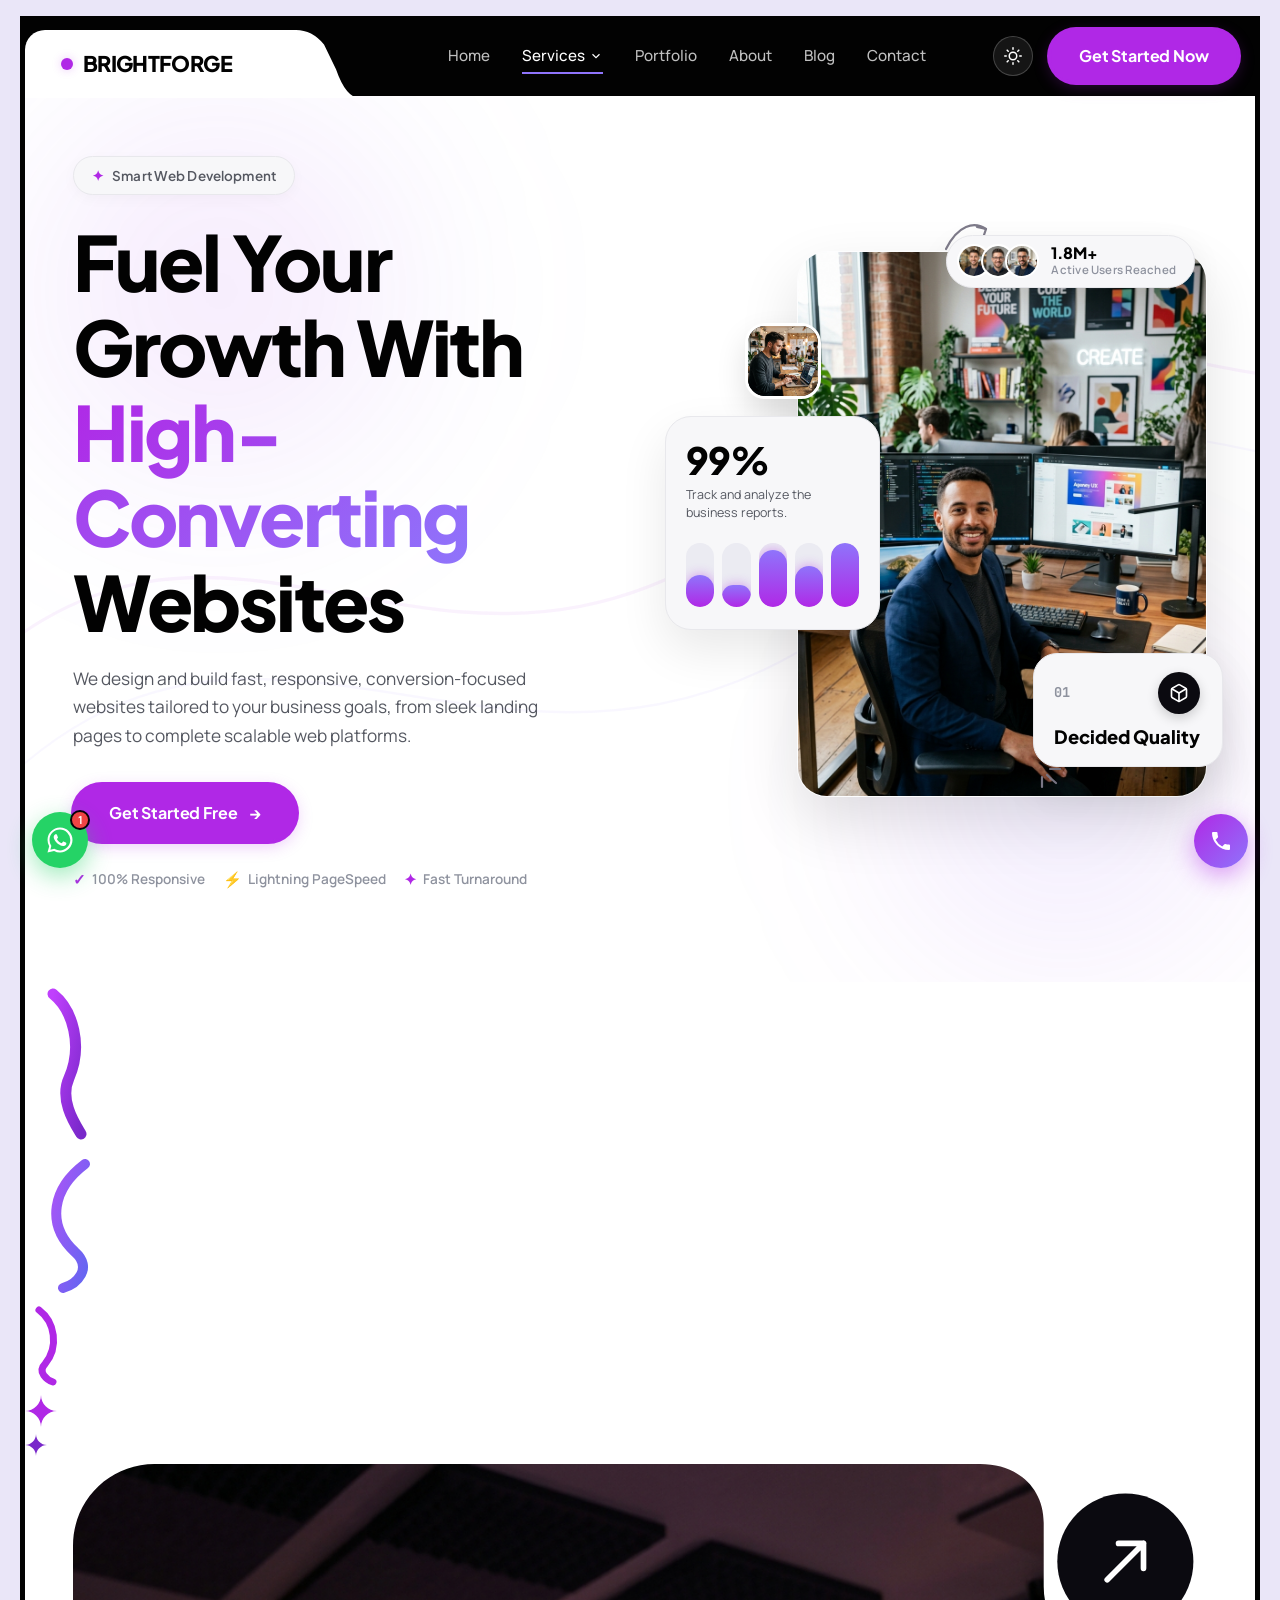
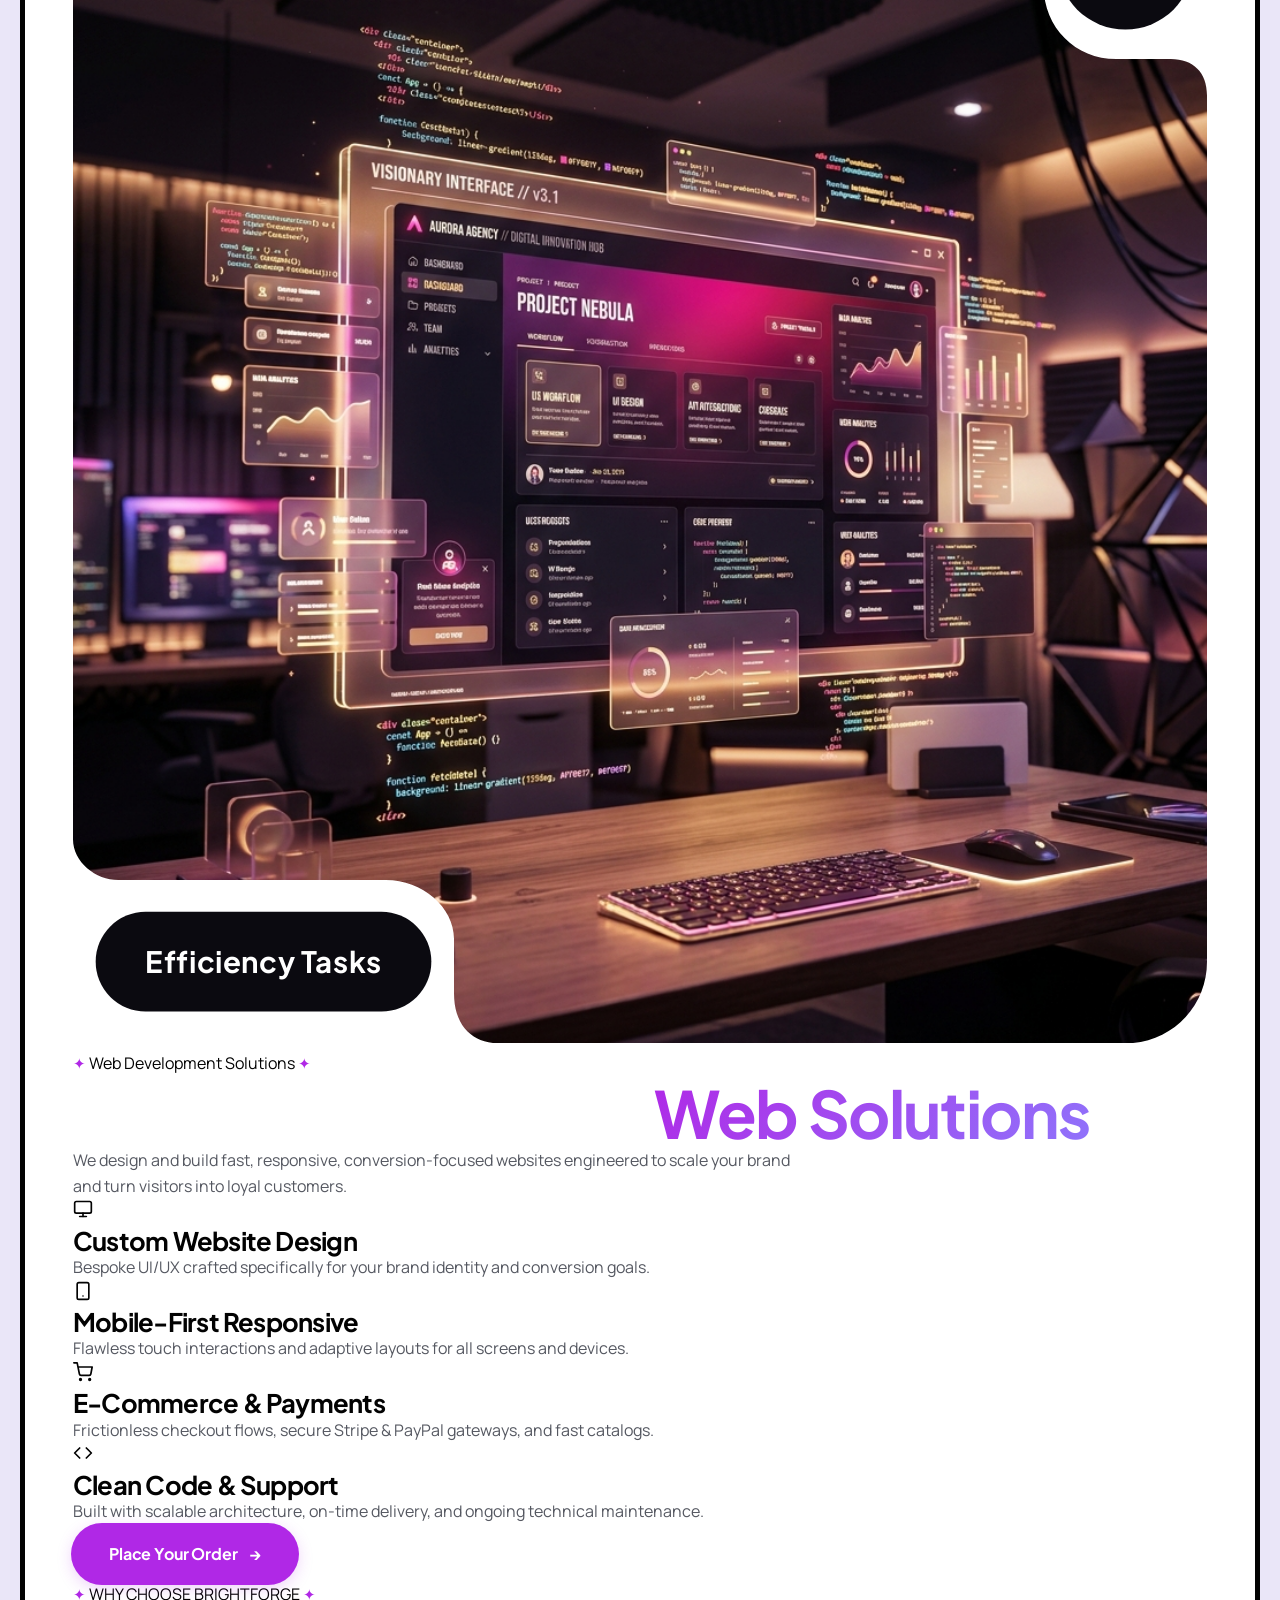
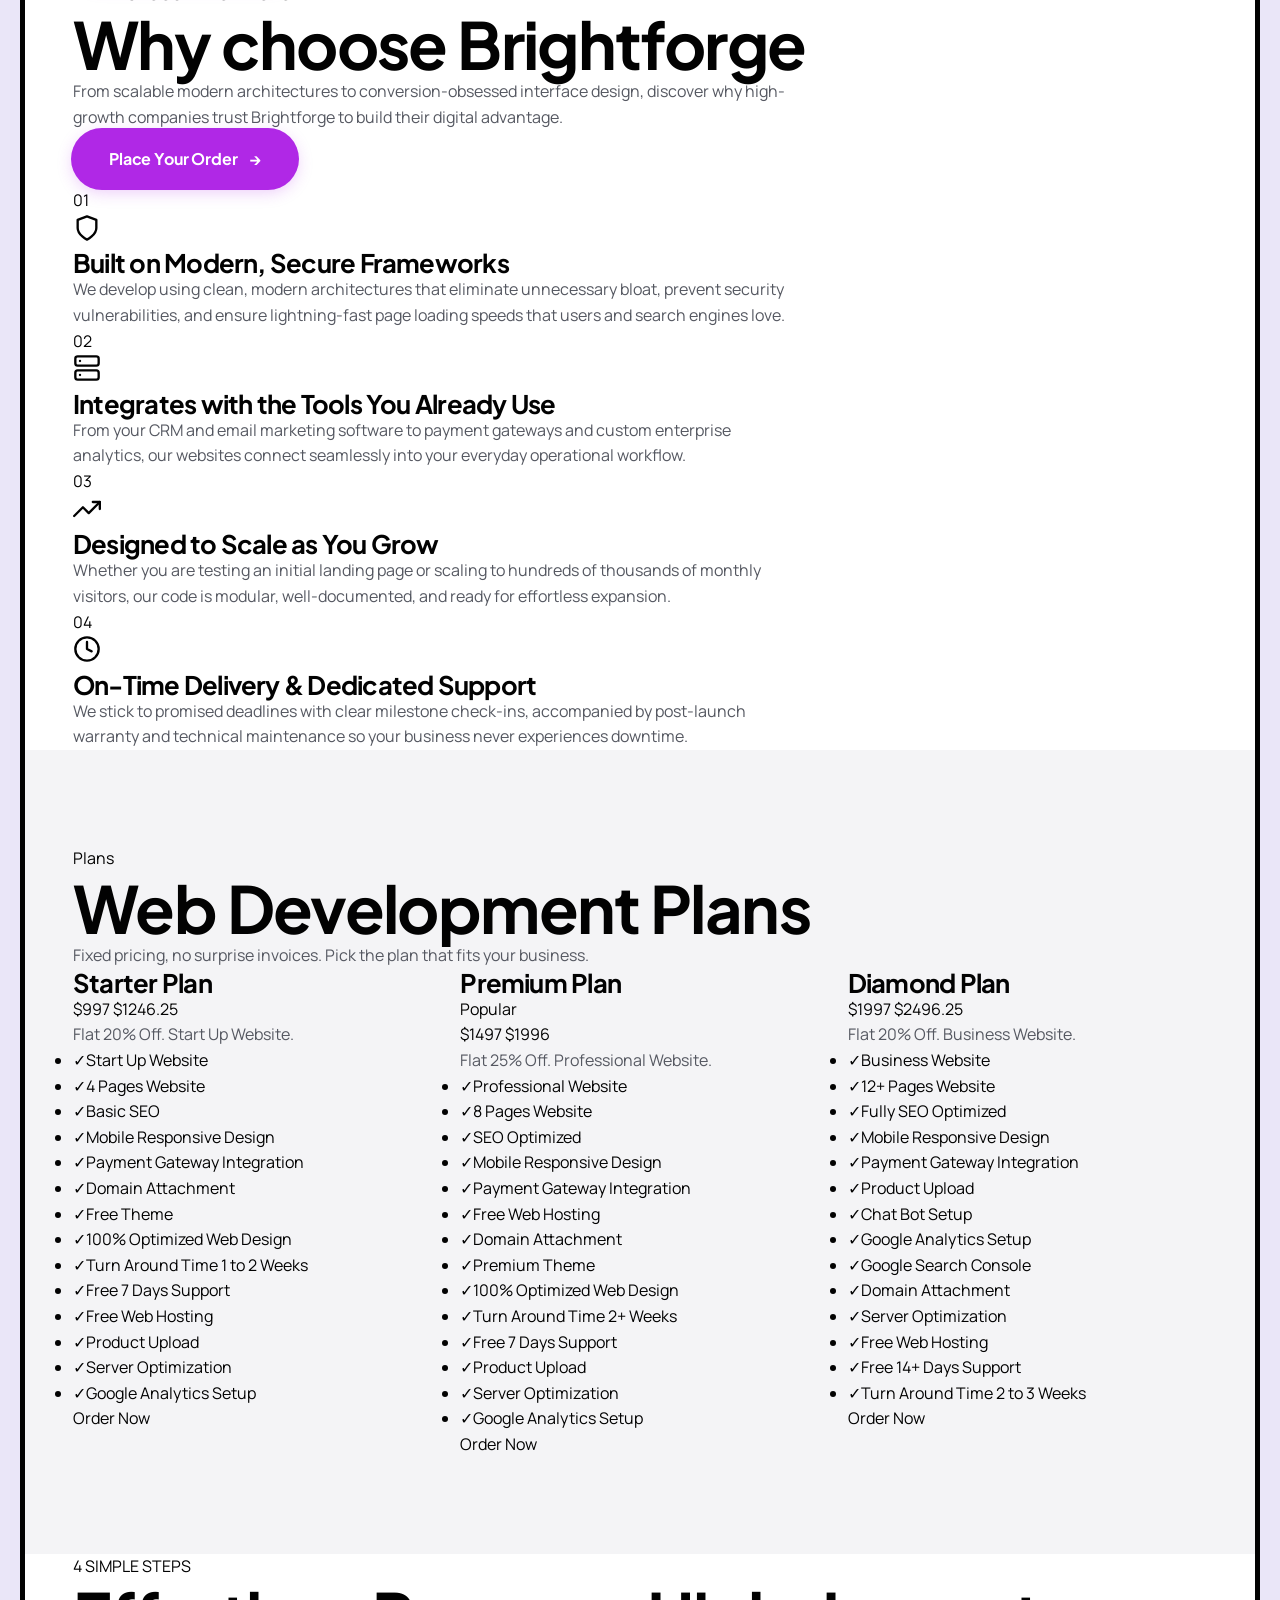
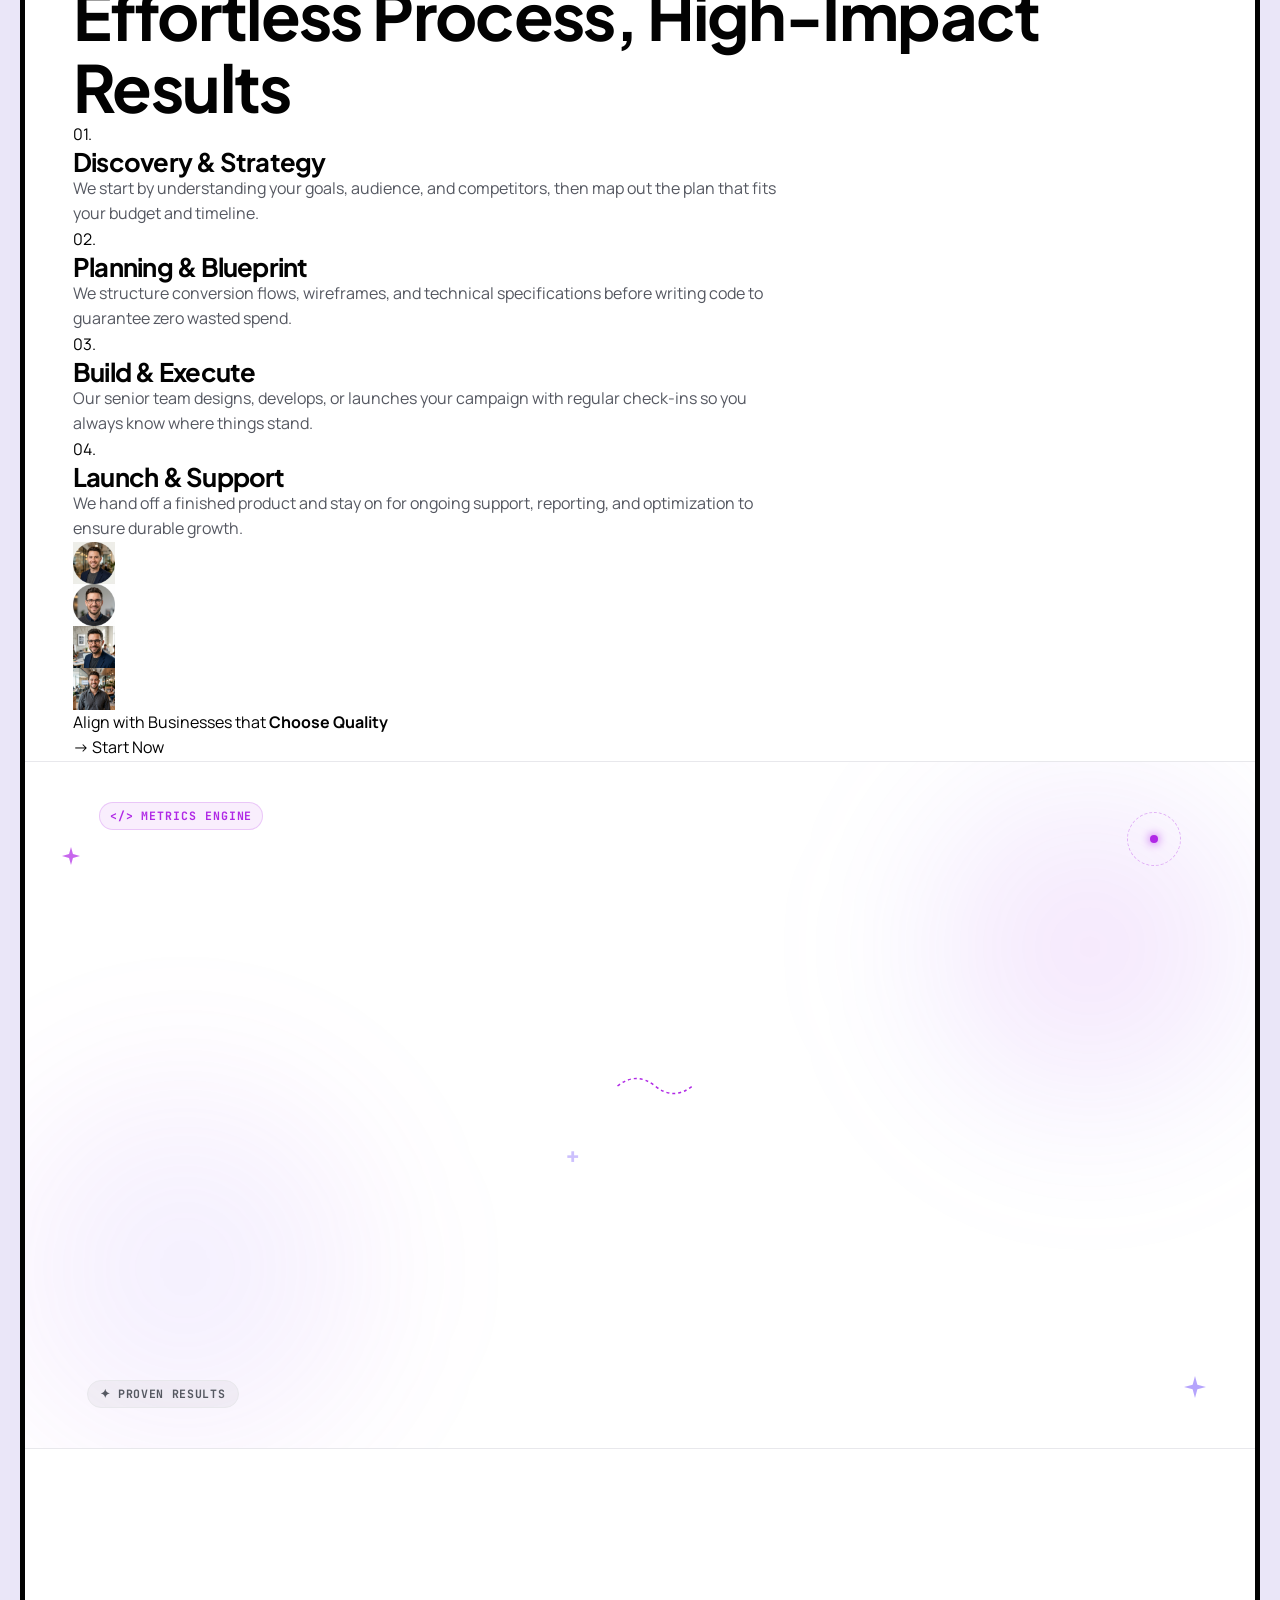
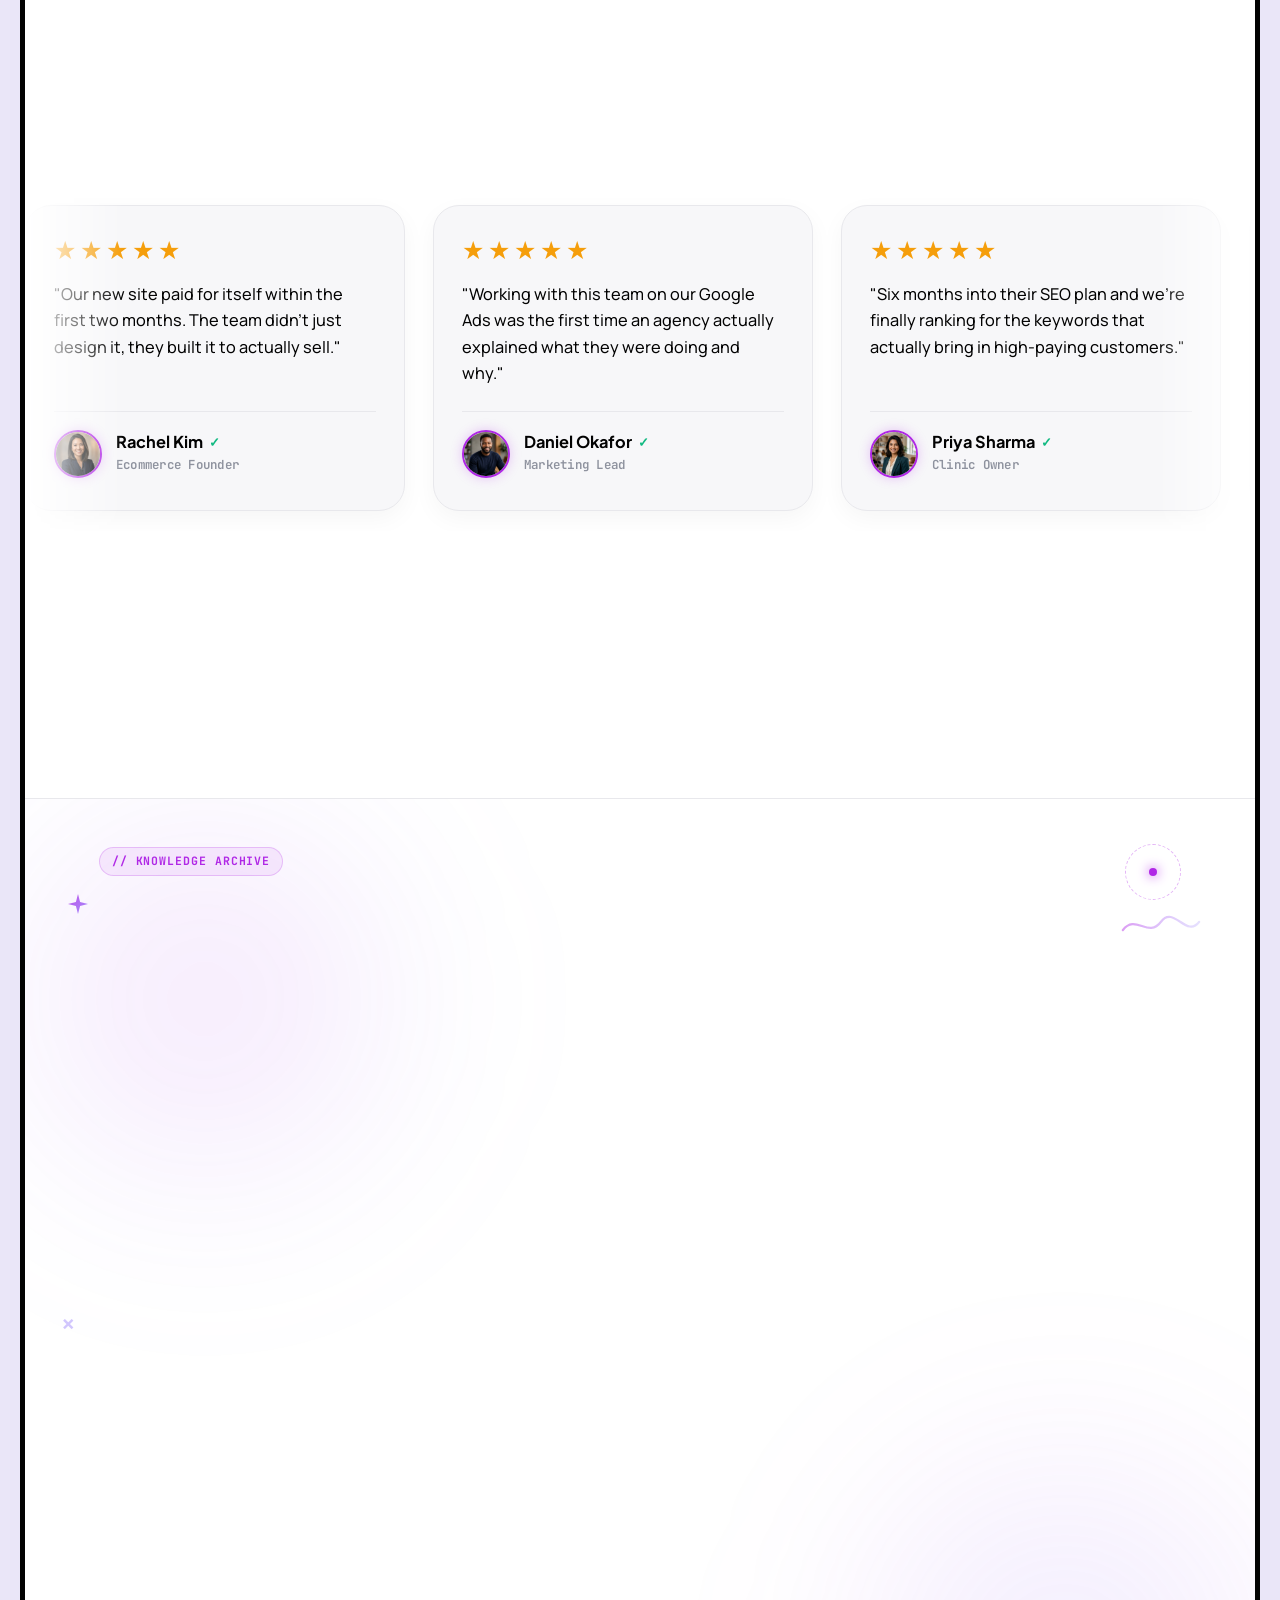
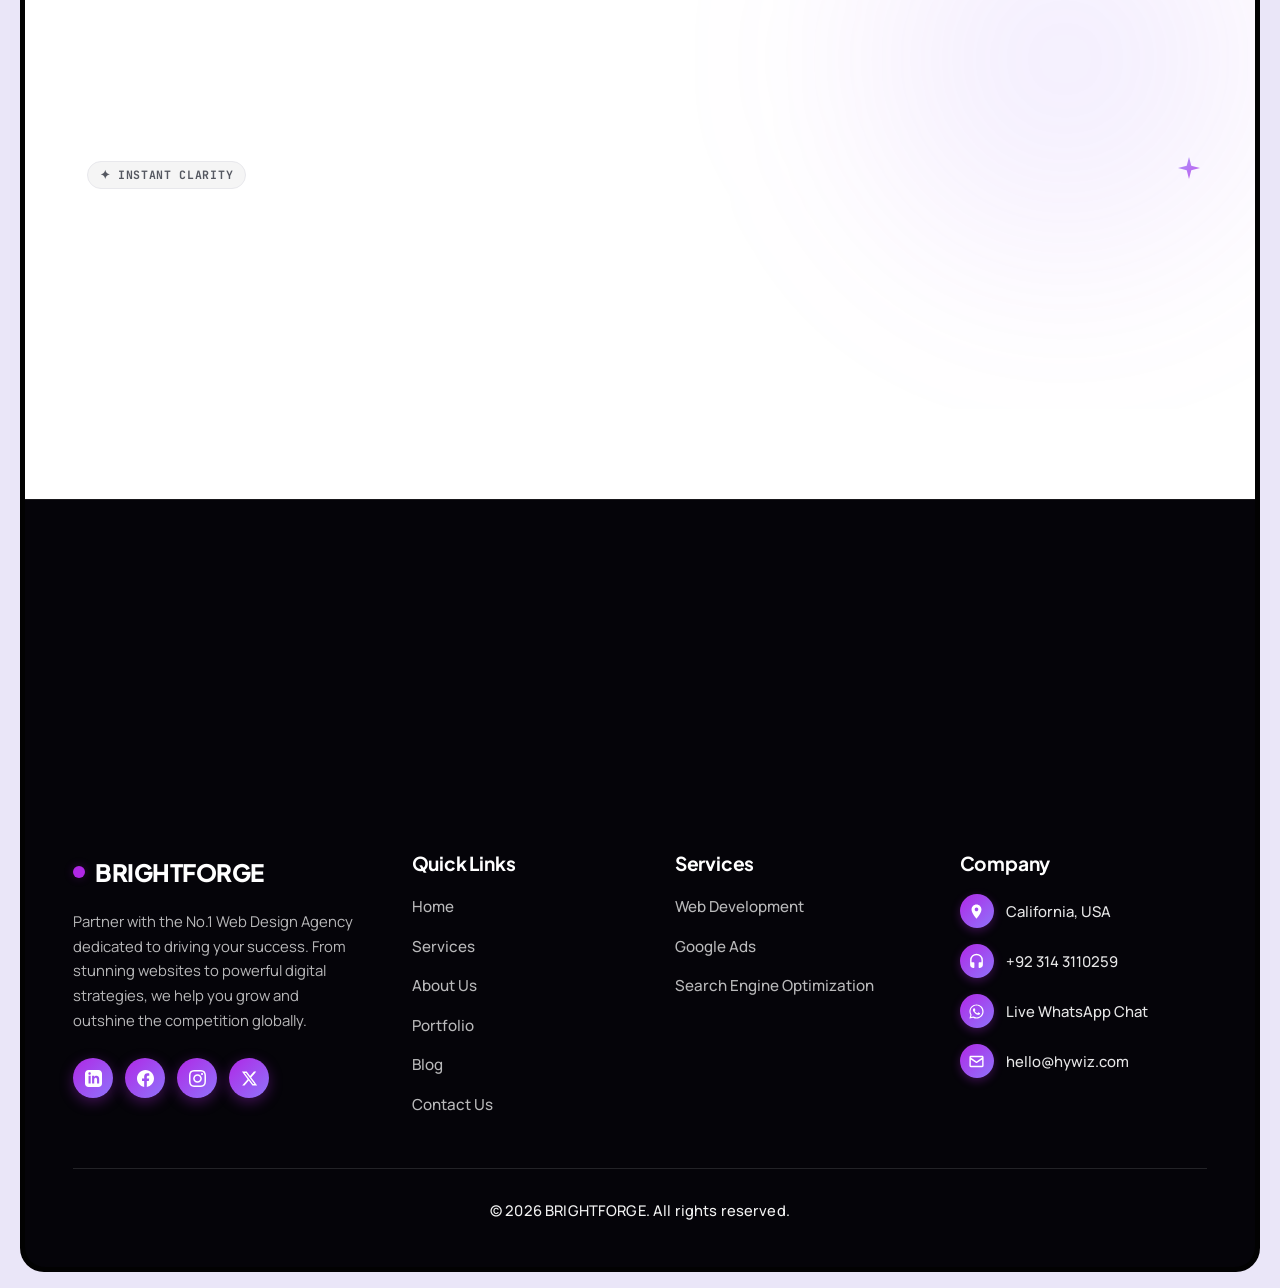
<file: service-web-development.html>
<!DOCTYPE html>
<html lang="en" data-theme="light">
<head>
  <meta charset="UTF-8">
  <meta name="viewport" content="width=device-width, initial-scale=1.0">
  <title>Web Development | BRIGHTFORGE</title>
  <meta name="description" content="We design and build fast, responsive, conversion-focused websites tailored to your business goals. Starting at $997.">
  
  <link rel="stylesheet" href="css/global.css">
  <link rel="stylesheet" href="css/header-footer.css">
  <link rel="stylesheet" href="css/home.css">
  <link rel="stylesheet" href="css/service-single.css">
</head>
<body>

  <div class="site-boxed-wrapper">

    <!-- Header -->
    <header class="site-header" id="top">
      <div class="header-top-bar">
        <div class="brand-tab-unit">
          <div class="brand-tab-body">
            <a href="index.html" class="brand-logo" aria-label="BRIGHTFORGE Home">
              <span class="brand-aperture-dot" aria-hidden="true"></span>BRIGHTFORGE
            </a>
          </div>
          <div class="brand-tab-slope" aria-hidden="true">
            <svg viewBox="0 0 80 66" preserveAspectRatio="none" xmlns="http://www.w3.org/2000/svg">
              <path d="M 0,0 L 16,0 Q 32,0 44,14 L 56,38 Q 66,66 80,66 L 0,66 Z" fill="currentColor"/>
            </svg>
          </div>
        </div>

        <nav class="nav-desktop" aria-label="Main Navigation">
          <a href="index.html" class="nav-link">Home</a>
          <div class="nav-item-dropdown">
            <a href="services.html" class="nav-link active">Services <svg class="nav-dropdown-arrow" viewBox="0 0 24 24" width="14" height="14" fill="none" stroke="currentColor" stroke-width="2"><polyline points="6 9 12 15 18 9"></polyline></svg></a>
            <div class="nav-dropdown-menu">
              <a href="service-web-development.html" class="nav-dropdown-item" style="color: var(--white); font-weight: 700;">Web Development</a>
              <a href="service-google-ads.html" class="nav-dropdown-item">Google Ads</a>
              <a href="service-seo.html" class="nav-dropdown-item">Search Engine Optimization (SEO)</a>
            </div>
          </div>
          <a href="portfolio.html" class="nav-link">Portfolio</a>
          <a href="about.html" class="nav-link">About</a>
          <a href="blog.html" class="nav-link">Blog</a>
          <a href="contact.html" class="nav-link">Contact</a>
        </nav>

        <div class="header-actions">
          <button class="theme-toggle-btn" id="theme-toggle" aria-label="Switch to dark theme" title="Switch to dark mode">
            <svg class="theme-icon-sun" viewBox="0 0 24 24" fill="none" stroke="currentColor" stroke-width="2" stroke-linecap="round" stroke-linejoin="round"><circle cx="12" cy="12" r="5"></circle><line x1="12" y1="1" x2="12" y2="3"></line><line x1="12" y1="21" x2="12" y2="23"></line><line x1="4.22" y1="4.22" x2="5.64" y2="5.64"></line><line x1="18.36" y1="18.36" x2="19.78" y2="19.78"></line><line x1="1" y1="12" x2="3" y2="12"></line><line x1="21" y1="12" x2="23" y2="12"></line><line x1="4.22" y1="19.78" x2="5.64" y2="18.36"></line><line x1="18.36" y1="5.64" x2="19.78" y2="4.22"></line></svg>
            <svg class="theme-icon-moon" viewBox="0 0 24 24" fill="none" stroke="currentColor" stroke-width="2" stroke-linecap="round" stroke-linejoin="round"><path d="M21 12.79A9 9 0 1 1 11.21 3 7 7 0 0 0 21 12.79z"></path></svg>
          </button>
          <a href="contact.html" class="btn-header-cta">Get Started Now</a>
          <button class="hamburger-btn" aria-label="Toggle Mobile Menu"><span class="hamburger-line"></span><span class="hamburger-line"></span><span class="hamburger-line"></span></button>
        </div>
      </div>
    </header>

    <!-- Mobile Drawer -->
    <div class="mobile-nav-drawer" aria-label="Mobile Navigation">
      <div class="mobile-nav-links">
        <a href="index.html" class="mobile-nav-link">Home</a>
        <div class="mobile-nav-group">
          <a href="services.html" class="mobile-nav-link">Services</a>
          <div class="mobile-sub-links">
            <a href="service-web-development.html" class="mobile-sub-link" style="color: var(--primary);">Web Development</a>
            <a href="service-google-ads.html" class="mobile-sub-link">Google Ads</a>
            <a href="service-seo.html" class="mobile-sub-link">Search Engine Optimization</a>
          </div>
        </div>
        <a href="portfolio.html" class="mobile-nav-link">Portfolio</a>
        <a href="about.html" class="mobile-nav-link">About</a>
        <a href="blog.html" class="mobile-nav-link">Blog</a>
        <a href="contact.html" class="mobile-nav-link">Contact</a>
      </div>
      <div class="mobile-nav-footer">
        <a href="contact.html" class="btn btn-primary" style="width:100%;">Get Started Now</a>
      </div>
    </div>

    <main class="main-content-canvas">
      <!-- Hero -->
      <section class="service-single-hero">
        <!-- Background Ambient Glows -->
        <div class="service-hero-ambient-glow-1" aria-hidden="true"></div>
        <div class="service-hero-ambient-glow-2" aria-hidden="true"></div>

        <!-- Flowing Wave Curves -->
        <svg class="service-hero-bg-curves" viewBox="0 0 1400 650" fill="none" xmlns="http://www.w3.org/2000/svg" preserveAspectRatio="none" aria-hidden="true">
          <path d="M-100 450 C 250 200, 500 550, 950 250 C 1200 80, 1450 300, 1600 150" stroke="rgba(176, 40, 230, 0.09)" stroke-width="2.5" />
          <path d="M-50 520 C 300 280, 600 620, 1050 320 C 1300 150, 1500 360, 1650 220" stroke="rgba(143, 116, 251, 0.08)" stroke-width="1.8" />
        </svg>

        <div class="container">
          <div class="service-hero-grid">
            <!-- Left Column: Copy & CTA -->
            <div class="service-hero-left">
              <div class="service-hero-pill">
                <span class="service-hero-pill-sparkle">✦</span>
                <span>Smart Web Development</span>
              </div>
              <h1 class="service-hero-title">
                Fuel Your Growth With <span class="service-title-accent">High-Converting</span> Websites
              </h1>
              <p class="service-hero-desc">
                We design and build fast, responsive, conversion-focused websites tailored to your business goals, from sleek landing pages to complete scalable web platforms.
              </p>
              <div class="service-hero-actions">
                <a href="#pricing" class="btn btn-primary">
                  <span>Get Started Free</span>
                  <span class="cta-arrow">&rarr;</span>
                </a>
              </div>
              <div class="service-hero-trust-row">
                <span class="service-hero-trust-item"><span class="service-hero-trust-icon">✓</span> 100% Responsive</span>
                <span class="service-hero-trust-item"><span class="service-hero-trust-icon">⚡</span> Lightning PageSpeed</span>
                <span class="service-hero-trust-item"><span class="service-hero-trust-icon">✦</span> Fast Turnaround</span>
              </div>
            </div>

            <!-- Right Column: Visual Collage with Male Professional -->
            <div class="service-hero-right">
              <div class="service-hero-art-wrapper">
                <!-- Top Social Proof Badge -->
                <div class="service-badge-users">
                  <div class="service-avatar-stack">
                    <img src="img/avatar_male_1.jpg" alt="Client" class="service-avatar-img">
                    <img src="img/avatar_male_2.jpg" alt="Client" class="service-avatar-img">
                    <img src="img/avatar_3.jpg" alt="Client" class="service-avatar-img">
                  </div>
                  <div class="service-badge-text-group">
                    <span class="service-badge-number">1.8M+</span>
                    <span class="service-badge-label">Active Users Reached</span>
                  </div>
                </div>

                <!-- Hand-drawn Arrow Doodle pointing to badge -->
                <svg class="service-doodle-arrow" viewBox="0 0 52 48" fill="none" stroke="currentColor" stroke-width="2.2" stroke-linecap="round" stroke-linejoin="round" aria-hidden="true">
                  <path d="M 6 34 C 18 10, 34 6, 46 14" />
                  <path d="M 37 12 L 46 14 L 43 23" />
                </svg>

                <!-- Floating Mini Thumbnail (Male Developer) -->
                <div class="service-thumb-card" title="Engineering in progress">
                  <img src="img/service_hero_thumb.jpg" alt="Developer coding" class="service-thumb-img">
                </div>

                <!-- Dark Metric Card with Mini Bar Chart -->
                <div class="service-card-metric">
                  <div class="service-metric-number">99%</div>
                  <div class="service-metric-label">Track and analyze the business reports.</div>
                  <div class="service-mini-chart" aria-hidden="true">
                    <div class="service-chart-bar-track"><div class="service-chart-bar-fill" style="height: 50%;"></div></div>
                    <div class="service-chart-bar-track"><div class="service-chart-bar-fill" style="height: 35%;"></div></div>
                    <div class="service-chart-bar-track"><div class="service-chart-bar-fill" style="height: 90%;"></div></div>
                    <div class="service-chart-bar-track"><div class="service-chart-bar-fill" style="height: 65%;"></div></div>
                    <div class="service-chart-bar-track"><div class="service-chart-bar-fill" style="height: 100%;"></div></div>
                  </div>
                </div>

                <!-- Central Main Photo Card (Male Developer) -->
                <div class="service-hero-main-card">
                  <img src="img/service_hero_webdev.jpg" alt="Professional Web Developer at modern workstation" class="service-hero-main-img">
                </div>

                <!-- Floating Quality Card -->
                <div class="service-card-quality">
                  <div class="service-quality-top">
                    <span class="service-quality-idx">01</span>
                    <div class="service-quality-icon-badge" aria-hidden="true">
                      <svg viewBox="0 0 24 24" width="20" height="20" fill="none" stroke="currentColor" stroke-width="2" stroke-linecap="round" stroke-linejoin="round">
                        <path d="M21 16V8a2 2 0 0 0-1-1.73l-7-4a2 2 0 0 0-2 0l-7 4A2 2 0 0 0 3 8v8a2 2 0 0 0 1 1.73l7 4a2 2 0 0 0 2 0l7-4A2 2 0 0 0 21 16z"></path>
                        <polyline points="3.27 6.96 12 12.01 20.73 6.96"></polyline>
                        <line x1="12" y1="22.08" x2="12" y2="12"></line>
                      </svg>
                    </div>
                  </div>
                  <div class="service-quality-title">Decided Quality</div>
                </div>

                <!-- Sparkle / Burst Doodle at corner of quality card -->
                <svg class="service-doodle-sparkle" viewBox="0 0 40 40" fill="none" stroke="currentColor" stroke-width="2.2" stroke-linecap="round" aria-hidden="true">
                  <line x1="28" y1="20" x2="38" y2="20"></line>
                  <line x1="25" y1="26" x2="34" y2="34"></line>
                  <line x1="20" y1="28" x2="20" y2="38"></line>
                </svg>
              </div>
            </div>
          </div>
        </div>
      </section>

      <!-- Solutions Showcase: Web Development Services -->
      <section class="service-showcase-section">
        <!-- Floating Animated Background Elements (Matching 2nd Reference Image) -->
        <div class="showcase-glow-orb-1" aria-hidden="true"></div>
        <div class="showcase-glow-orb-2" aria-hidden="true"></div>

        <div class="showcase-bg-element showcase-squiggle-1" aria-hidden="true">
          <svg width="76" height="160" viewBox="0 0 76 160" fill="none" xmlns="http://www.w3.org/2000/svg">
            <path d="M 28 12 C 48 28, 58 64, 44 96 C 34 118, 50 142, 56 152" stroke="url(#squiggle-grad-webdev-1)" stroke-width="11" stroke-linecap="round" stroke-linejoin="round" />
            <defs>
              <linearGradient id="squiggle-grad-webdev-1" x1="0%" y1="0%" x2="100%" y2="100%">
                <stop offset="0%" stop-color="#C040FD" />
                <stop offset="100%" stop-color="#7928CA" />
              </linearGradient>
            </defs>
          </svg>
        </div>

        <div class="showcase-bg-element showcase-squiggle-2" aria-hidden="true">
          <svg width="84" height="145" viewBox="0 0 84 145" fill="none" xmlns="http://www.w3.org/2000/svg">
            <path d="M 60 14 C 28 38, 20 74, 50 102 C 68 118, 52 134, 38 138" stroke="url(#squiggle-grad-webdev-2)" stroke-width="10" stroke-linecap="round" stroke-linejoin="round" />
            <defs>
              <linearGradient id="squiggle-grad-webdev-2" x1="0%" y1="0%" x2="100%" y2="100%">
                <stop offset="0%" stop-color="#A855F7" />
                <stop offset="100%" stop-color="#6366F1" />
              </linearGradient>
            </defs>
          </svg>
        </div>

        <div class="showcase-bg-element showcase-squiggle-3" aria-hidden="true">
          <svg width="44" height="85" viewBox="0 0 44 85" fill="none" xmlns="http://www.w3.org/2000/svg">
            <path d="M 14 8 C 30 20, 34 45, 20 62 C 12 70, 22 78, 28 80" stroke="#B028E6" stroke-width="7" stroke-linecap="round" stroke-linejoin="round" />
          </svg>
        </div>

        <div class="showcase-bg-element showcase-sparkle-1" aria-hidden="true">
          <svg width="32" height="32" viewBox="0 0 34 34" fill="none" xmlns="http://www.w3.org/2000/svg">
            <path d="M 17 0 C 17 9.38, 9.38 17, 0 17 C 9.38 17, 17 24.62, 17 34 C 17 24.62, 24.62 17, 34 17 C 24.62 17, 17 9.38, 17 0 Z" fill="#B028E6" />
          </svg>
        </div>

        <div class="showcase-bg-element showcase-sparkle-2" aria-hidden="true">
          <svg width="22" height="22" viewBox="0 0 34 34" fill="none" xmlns="http://www.w3.org/2000/svg">
            <path d="M 17 0 C 17 9.38, 9.38 17, 0 17 C 9.38 17, 17 24.62, 17 34 C 17 24.62, 24.62 17, 34 17 C 24.62 17, 17 9.38, 17 0 Z" fill="#7928CA" />
          </svg>
        </div>

        <div class="container">
          <div class="service-showcase-grid">
            <!-- Left Column: Curved Cutout Card (Image on Left) -->
            <div class="service-showcase-visual">
              <div class="showcase-card-wrapper">
                <svg class="showcase-curved-svg" viewBox="0 0 500 520" fill="none" xmlns="http://www.w3.org/2000/svg">
                  <defs>
                    <clipPath id="showcase-cutout-webdev">
                      <path d="M 36 0 L 400 0 C 416 0, 428 10, 428 26 L 428 54 C 428 72, 442 86, 460 86 L 484 86 C 494 86, 500 92, 500 102 L 500 484 C 500 504, 484 520, 464 520 L 188 520 C 176 520, 168 512, 168 498 L 168 474 C 168 460, 154 448, 138 448 L 20 448 C 10 448, 0 440, 0 430 L 0 36 C 0 16, 16 0, 36 0 Z" />
                    </clipPath>
                  </defs>
                  
                  <!-- Clipped Showcase Image -->
                  <image href="img/showcase_webdev.jpg" width="500" height="520" preserveAspectRatio="xMidYMid slice" clip-path="url(#showcase-cutout-webdev)" />

                  <!-- Top-Right Concave Cutout: Interactive Circular Arrow Badge -->
                  <a href="contact.html" class="showcase-svg-circle-btn" aria-label="Start Web Project">
                    <circle cx="464" cy="43" r="30" fill="#0B0A10" />
                    <path d="M 456 51 L 472 35 M 461 35 L 472 35 L 472 46" stroke="#FFFFFF" stroke-width="2.5" stroke-linecap="round" stroke-linejoin="round" />
                  </a>

                  <!-- Bottom-Left Concave Cutout: Floating Pill Badge -->
                  <g class="showcase-svg-pill">
                    <rect x="10" y="462" width="148" height="44" rx="22" fill="#0B0A10" />
                    <text x="84" y="489" fill="#FFFFFF" text-anchor="middle" font-family="'Plus Jakarta Sans', sans-serif" font-weight="700" font-size="13" letter-spacing="0.02em">Efficiency Tasks</text>
                  </g>
                </svg>
              </div>
            </div>

            <!-- Right Column: Copywriting & 2x2 Features Grid (Content on Right) -->
            <div class="service-showcase-content">
              <span class="showcase-pill-badge"><span class="pill-sparkle">✦</span> Web Development Solutions <span class="pill-sparkle">✦</span></span>
              <h2 class="showcase-title">High-Performance <span class="service-title-accent">Web Solutions</span></h2>
              <p class="showcase-subtitle">We design and build fast, responsive, conversion-focused websites engineered to scale your brand and turn visitors into loyal customers.</p>
              
              <div class="showcase-features-grid">
                <!-- Feature 1 -->
                <div class="showcase-feature-item">
                  <div class="showcase-feature-icon" aria-hidden="true">
                    <svg viewBox="0 0 24 24" width="20" height="20" fill="none" stroke="currentColor" stroke-width="2" stroke-linecap="round" stroke-linejoin="round">
                      <rect x="2" y="3" width="20" height="14" rx="2" ry="2"></rect>
                      <line x1="8" y1="21" x2="16" y2="21"></line>
                      <line x1="12" y1="17" x2="12" y2="21"></line>
                    </svg>
                  </div>
                  <div class="showcase-feature-body">
                    <h3 class="showcase-feature-title">Custom Website Design</h3>
                    <p class="showcase-feature-desc">Bespoke UI/UX crafted specifically for your brand identity and conversion goals.</p>
                  </div>
                </div>

                <!-- Feature 2 -->
                <div class="showcase-feature-item">
                  <div class="showcase-feature-icon" aria-hidden="true">
                    <svg viewBox="0 0 24 24" width="20" height="20" fill="none" stroke="currentColor" stroke-width="2" stroke-linecap="round" stroke-linejoin="round">
                      <rect x="5" y="2" width="14" height="20" rx="2" ry="2"></rect>
                      <line x1="12" y1="18" x2="12.01" y2="18"></line>
                    </svg>
                  </div>
                  <div class="showcase-feature-body">
                    <h3 class="showcase-feature-title">Mobile-First Responsive</h3>
                    <p class="showcase-feature-desc">Flawless touch interactions and adaptive layouts for all screens and devices.</p>
                  </div>
                </div>

                <!-- Feature 3 -->
                <div class="showcase-feature-item">
                  <div class="showcase-feature-icon" aria-hidden="true">
                    <svg viewBox="0 0 24 24" width="20" height="20" fill="none" stroke="currentColor" stroke-width="2" stroke-linecap="round" stroke-linejoin="round">
                      <circle cx="9" cy="21" r="1"></circle>
                      <circle cx="20" cy="21" r="1"></circle>
                      <path d="M1 1h4l2.68 13.39a2 2 0 0 0 2 1.61h9.72a2 2 0 0 0 2-1.61L23 6H6"></path>
                    </svg>
                  </div>
                  <div class="showcase-feature-body">
                    <h3 class="showcase-feature-title">E-Commerce &amp; Payments</h3>
                    <p class="showcase-feature-desc">Frictionless checkout flows, secure Stripe &amp; PayPal gateways, and fast catalogs.</p>
                  </div>
                </div>

                <!-- Feature 4 -->
                <div class="showcase-feature-item">
                  <div class="showcase-feature-icon" aria-hidden="true">
                    <svg viewBox="0 0 24 24" width="20" height="20" fill="none" stroke="currentColor" stroke-width="2" stroke-linecap="round" stroke-linejoin="round">
                      <polyline points="16 18 22 12 16 6"></polyline>
                      <polyline points="8 6 2 12 8 18"></polyline>
                    </svg>
                  </div>
                  <div class="showcase-feature-body">
                    <h3 class="showcase-feature-title">Clean Code &amp; Support</h3>
                    <p class="showcase-feature-desc">Built with scalable architecture, on-time delivery, and ongoing technical maintenance.</p>
                  </div>
                </div>
              </div>

              <a href="contact.html" class="btn btn-primary">
                <span>Place Your Order</span>
                <span class="cta-arrow">&rarr;</span>
              </a>
            </div>
          </div>
        </div>
      </section>

      <!-- Why Choose Us Section: Sticky Left Column & Reason Cards -->
      <section class="why-choose-section">
        <div class="container">
          <div class="why-choose-layout">
            <!-- Left Sticky Column -->
            <div class="why-sticky-col">
              <span class="why-tag-badge"><span class="pill-sparkle">✦</span> WHY CHOOSE BRIGHTFORGE <span class="pill-sparkle">✦</span></span>
              <h2 class="why-sticky-title">Why choose <span class="why-brand-highlight">Brightforge</span></h2>
              <p class="why-sticky-desc">
                From scalable modern architectures to conversion-obsessed interface design, discover why high-growth companies trust Brightforge to build their digital advantage.
              </p>
              <div class="why-sticky-btn-wrap">
                <a href="contact.html" class="btn btn-primary">
                  <span>Place Your Order</span>
                  <span class="cta-arrow">&rarr;</span>
                </a>
              </div>
            </div>

            <!-- Right Column: Vertical List of Capability Rows -->
            <div class="why-items-col">
              <!-- Item 01 -->
              <div class="why-item-row">
                <div class="why-icon-unit">
                  <span class="why-number-badge">01</span>
                  <div class="why-icon-box" aria-hidden="true">
                    <svg viewBox="0 0 24 24" width="28" height="28" fill="none" stroke="currentColor" stroke-width="2" stroke-linecap="round" stroke-linejoin="round">
                      <path d="M12 22s8-4 8-10V5l-8-3-8 3v7c0 6 8 10 8 10z"></path>
                    </svg>
                  </div>
                </div>
                <div class="why-item-body">
                  <h3 class="why-item-title">Built on Modern, Secure Frameworks</h3>
                  <p class="why-item-desc">
                    We develop using clean, modern architectures that eliminate unnecessary bloat, prevent security vulnerabilities, and ensure lightning-fast page loading speeds that users and search engines love.
                  </p>
                </div>
              </div>

              <!-- Item 02 -->
              <div class="why-item-row">
                <div class="why-icon-unit">
                  <span class="why-number-badge">02</span>
                  <div class="why-icon-box" aria-hidden="true">
                    <svg viewBox="0 0 24 24" width="28" height="28" fill="none" stroke="currentColor" stroke-width="2" stroke-linecap="round" stroke-linejoin="round">
                      <rect x="2" y="2" width="20" height="8" rx="2" ry="2"></rect>
                      <rect x="2" y="14" width="20" height="8" rx="2" ry="2"></rect>
                      <line x1="6" y1="6" x2="6.01" y2="6"></line>
                      <line x1="6" y1="18" x2="6.01" y2="18"></line>
                    </svg>
                  </div>
                </div>
                <div class="why-item-body">
                  <h3 class="why-item-title">Integrates with the Tools You Already Use</h3>
                  <p class="why-item-desc">
                    From your CRM and email marketing software to payment gateways and custom enterprise analytics, our websites connect seamlessly into your everyday operational workflow.
                  </p>
                </div>
              </div>

              <!-- Item 03 -->
              <div class="why-item-row">
                <div class="why-icon-unit">
                  <span class="why-number-badge">03</span>
                  <div class="why-icon-box" aria-hidden="true">
                    <svg viewBox="0 0 24 24" width="28" height="28" fill="none" stroke="currentColor" stroke-width="2" stroke-linecap="round" stroke-linejoin="round">
                      <polyline points="23 6 13.5 15.5 8.5 10.5 1 18"></polyline>
                      <polyline points="17 6 23 6 23 12"></polyline>
                    </svg>
                  </div>
                </div>
                <div class="why-item-body">
                  <h3 class="why-item-title">Designed to Scale as You Grow</h3>
                  <p class="why-item-desc">
                    Whether you are testing an initial landing page or scaling to hundreds of thousands of monthly visitors, our code is modular, well-documented, and ready for effortless expansion.
                  </p>
                </div>
              </div>

              <!-- Item 04 -->
              <div class="why-item-row">
                <div class="why-icon-unit">
                  <span class="why-number-badge">04</span>
                  <div class="why-icon-box" aria-hidden="true">
                    <svg viewBox="0 0 24 24" width="28" height="28" fill="none" stroke="currentColor" stroke-width="2" stroke-linecap="round" stroke-linejoin="round">
                      <circle cx="12" cy="12" r="10"></circle>
                      <polyline points="12 6 12 12 16 14"></polyline>
                    </svg>
                  </div>
                </div>
                <div class="why-item-body">
                  <h3 class="why-item-title">On-Time Delivery &amp; Dedicated Support</h3>
                  <p class="why-item-desc">
                    We stick to promised deadlines with clear milestone check-ins, accompanied by post-launch warranty and technical maintenance so your business never experiences downtime.
                  </p>
                </div>
              </div>
            </div>
          </div>
        </div>
      </section>

      <!-- Pricing Section -->
      <section class="pricing-section section-spacer" id="pricing">
        <div class="container">
          <div class="pricing-section-header">
            <span class="pricing-header-pill-badge">Plans</span>
            <h2 class="pricing-section-title">Web Development Plans</h2>
            <p class="pricing-section-subhead">Fixed pricing, no surprise invoices. Pick the plan that fits your business.</p>
          </div>

          <div class="pricing-grid">
            <!-- Starter Plan -->
            <div class="pricing-capsule-card">
              <div class="pricing-capsule-header">
                <div class="pricing-header-top">
                  <h3 class="pricing-tier-name">Starter Plan</h3>
                </div>
                <div class="pricing-amount-row">
                  <span class="pricing-amount">$997</span>
                  <span class="pricing-original-price">$1246.25</span>
                </div>
                <p class="pricing-tagline">Flat 20% Off. Start Up Website.</p>
              </div>

              <ul class="pricing-features-list">
                <li class="pricing-feature-item"><span class="pricing-check-icon">&#10003;</span><span>Start Up Website</span></li>
                <li class="pricing-feature-item"><span class="pricing-check-icon">&#10003;</span><span>4 Pages Website</span></li>
                <li class="pricing-feature-item"><span class="pricing-check-icon">&#10003;</span><span>Basic SEO</span></li>
                <li class="pricing-feature-item"><span class="pricing-check-icon">&#10003;</span><span>Mobile Responsive Design</span></li>
                <li class="pricing-feature-item"><span class="pricing-check-icon">&#10003;</span><span>Payment Gateway Integration</span></li>
                <li class="pricing-feature-item"><span class="pricing-check-icon">&#10003;</span><span>Domain Attachment</span></li>
                <li class="pricing-feature-item"><span class="pricing-check-icon">&#10003;</span><span>Free Theme</span></li>
                <li class="pricing-feature-item"><span class="pricing-check-icon">&#10003;</span><span>100% Optimized Web Design</span></li>
                <li class="pricing-feature-item"><span class="pricing-check-icon">&#10003;</span><span>Turn Around Time 1 to 2 Weeks</span></li>
                <li class="pricing-feature-item"><span class="pricing-check-icon">&#10003;</span><span>Free 7 Days Support</span></li>
                <li class="pricing-feature-item"><span class="pricing-check-icon">&#10003;</span><span>Free Web Hosting</span></li>
                <li class="pricing-feature-item"><span class="pricing-check-icon">&#10003;</span><span>Product Upload</span></li>
                <li class="pricing-feature-item"><span class="pricing-check-icon">&#10003;</span><span>Server Optimization</span></li>
                <li class="pricing-feature-item"><span class="pricing-check-icon">&#10003;</span><span>Google Analytics Setup</span></li>
              </ul>
              <div class="pricing-btn-wrap">
                <a href="contact.html?plan=web-starter" class="pricing-action-btn">Order Now</a>
              </div>
            </div>

            <!-- Premium Plan (Popular) -->
            <div class="pricing-capsule-card popular-tier">
              <div class="pricing-capsule-header">
                <div class="pricing-header-top">
                  <h3 class="pricing-tier-name">Premium Plan</h3>
                  <span class="pricing-popular-badge">Popular</span>
                </div>
                <div class="pricing-amount-row">
                  <span class="pricing-amount">$1497</span>
                  <span class="pricing-original-price">$1996</span>
                </div>
                <p class="pricing-tagline">Flat 25% Off. Professional Website.</p>
              </div>

              <ul class="pricing-features-list">
                <li class="pricing-feature-item"><span class="pricing-check-icon">&#10003;</span><span>Professional Website</span></li>
                <li class="pricing-feature-item"><span class="pricing-check-icon">&#10003;</span><span>8 Pages Website</span></li>
                <li class="pricing-feature-item"><span class="pricing-check-icon">&#10003;</span><span>SEO Optimized</span></li>
                <li class="pricing-feature-item"><span class="pricing-check-icon">&#10003;</span><span>Mobile Responsive Design</span></li>
                <li class="pricing-feature-item"><span class="pricing-check-icon">&#10003;</span><span>Payment Gateway Integration</span></li>
                <li class="pricing-feature-item"><span class="pricing-check-icon">&#10003;</span><span>Free Web Hosting</span></li>
                <li class="pricing-feature-item"><span class="pricing-check-icon">&#10003;</span><span>Domain Attachment</span></li>
                <li class="pricing-feature-item"><span class="pricing-check-icon">&#10003;</span><span>Premium Theme</span></li>
                <li class="pricing-feature-item"><span class="pricing-check-icon">&#10003;</span><span>100% Optimized Web Design</span></li>
                <li class="pricing-feature-item"><span class="pricing-check-icon">&#10003;</span><span>Turn Around Time 2+ Weeks</span></li>
                <li class="pricing-feature-item"><span class="pricing-check-icon">&#10003;</span><span>Free 7 Days Support</span></li>
                <li class="pricing-feature-item"><span class="pricing-check-icon">&#10003;</span><span>Product Upload</span></li>
                <li class="pricing-feature-item"><span class="pricing-check-icon">&#10003;</span><span>Server Optimization</span></li>
                <li class="pricing-feature-item"><span class="pricing-check-icon">&#10003;</span><span>Google Analytics Setup</span></li>
              </ul>
              <div class="pricing-btn-wrap">
                <a href="contact.html?plan=web-premium" class="pricing-action-btn">Order Now</a>
              </div>
            </div>

            <!-- Diamond Plan -->
            <div class="pricing-capsule-card">
              <div class="pricing-capsule-header">
                <div class="pricing-header-top">
                  <h3 class="pricing-tier-name">Diamond Plan</h3>
                </div>
                <div class="pricing-amount-row">
                  <span class="pricing-amount">$1997</span>
                  <span class="pricing-original-price">$2496.25</span>
                </div>
                <p class="pricing-tagline">Flat 20% Off. Business Website.</p>
              </div>

              <ul class="pricing-features-list">
                <li class="pricing-feature-item"><span class="pricing-check-icon">&#10003;</span><span>Business Website</span></li>
                <li class="pricing-feature-item"><span class="pricing-check-icon">&#10003;</span><span>12+ Pages Website</span></li>
                <li class="pricing-feature-item"><span class="pricing-check-icon">&#10003;</span><span>Fully SEO Optimized</span></li>
                <li class="pricing-feature-item"><span class="pricing-check-icon">&#10003;</span><span>Mobile Responsive Design</span></li>
                <li class="pricing-feature-item"><span class="pricing-check-icon">&#10003;</span><span>Payment Gateway Integration</span></li>
                <li class="pricing-feature-item"><span class="pricing-check-icon">&#10003;</span><span>Product Upload</span></li>
                <li class="pricing-feature-item"><span class="pricing-check-icon">&#10003;</span><span>Chat Bot Setup</span></li>
                <li class="pricing-feature-item"><span class="pricing-check-icon">&#10003;</span><span>Google Analytics Setup</span></li>
                <li class="pricing-feature-item"><span class="pricing-check-icon">&#10003;</span><span>Google Search Console</span></li>
                <li class="pricing-feature-item"><span class="pricing-check-icon">&#10003;</span><span>Domain Attachment</span></li>
                <li class="pricing-feature-item"><span class="pricing-check-icon">&#10003;</span><span>Server Optimization</span></li>
                <li class="pricing-feature-item"><span class="pricing-check-icon">&#10003;</span><span>Free Web Hosting</span></li>
                <li class="pricing-feature-item"><span class="pricing-check-icon">&#10003;</span><span>Free 14+ Days Support</span></li>
                <li class="pricing-feature-item"><span class="pricing-check-icon">&#10003;</span><span>Turn Around Time 2 to 3 Weeks</span></li>
              </ul>
              <div class="pricing-btn-wrap">
                <a href="contact.html?plan=web-diamond" class="pricing-action-btn">Order Now</a>
              </div>
            </div>
          </div>
        </div>
      </section>

      <!-- Our Process Section (Matching 1st Reference Image) -->
      <section class="service-process-section">
        <div class="container">
          <!-- Top Indicator -->
          <div class="service-process-indicator">
            <span class="process-dot"></span> 4 SIMPLE STEPS
          </div>

          <!-- Title Row with Horizontal Divider -->
          <div class="service-process-title-row">
            <h2 class="service-process-title">Effortless Process, High-Impact Results</h2>
            <div class="service-process-header-divider"></div>
          </div>

          <!-- 4 Step Cards Grid -->
          <div class="service-process-cards-grid">
            <!-- Step 01 -->
            <div class="service-process-card">
              <span class="service-process-step-num">01.</span>
              <h3 class="service-process-step-title">Discovery &amp; Strategy</h3>
              <p class="service-process-step-desc">We start by understanding your goals, audience, and competitors, then map out the plan that fits your budget and timeline.</p>
            </div>

            <!-- Step 02 -->
            <div class="service-process-card">
              <span class="service-process-step-num">02.</span>
              <h3 class="service-process-step-title">Planning &amp; Blueprint</h3>
              <p class="service-process-step-desc">We structure conversion flows, wireframes, and technical specifications before writing code to guarantee zero wasted spend.</p>
            </div>

            <!-- Step 03 -->
            <div class="service-process-card">
              <span class="service-process-step-num">03.</span>
              <h3 class="service-process-step-title">Build &amp; Execute</h3>
              <p class="service-process-step-desc">Our senior team designs, develops, or launches your campaign with regular check-ins so you always know where things stand.</p>
            </div>

            <!-- Step 04 -->
            <div class="service-process-card">
              <span class="service-process-step-num">04.</span>
              <h3 class="service-process-step-title">Launch &amp; Support</h3>
              <p class="service-process-step-desc">We hand off a finished product and stay on for ongoing support, reporting, and optimization to ensure durable growth.</p>
            </div>
          </div>

          <!-- Bottom Social Proof & CTA Bar -->
          <div class="service-process-bottom-bar">
            <div class="process-bar-left">
              <div class="process-bar-avatars">
                <img src="img/avatar_male_1.jpg" alt="Client" class="process-avatar" width="42" height="42">
                <img src="img/avatar_male_2.jpg" alt="Client" class="process-avatar" width="42" height="42">
                <img src="img/avatar_3.jpg" alt="Client" class="process-avatar" width="42" height="42">
                <img src="img/avatar_male_4.jpg" alt="Client" class="process-avatar" width="42" height="42">
              </div>
              <span class="process-bar-text">Align with Businesses that <strong>Choose Quality</strong></span>
            </div>
            <a href="contact.html" class="process-bar-cta-btn">
              <span class="process-cta-circle-arrow">&rarr;</span>
              <span>Start Now</span>
            </a>
          </div>
        </div>
      </section>

      <!-- Stats / Figures Section (Duplicate from Home Page) -->
      <section class="stats-bar-section" id="stats">
        <!-- Ambient Glowing Orbs -->
        <div class="stats-ambient-orb stats-orb-tr" aria-hidden="true"></div>
        <div class="stats-ambient-orb stats-orb-bl" aria-hidden="true"></div>

        <!-- Distributed Web Agency Decorative Elements -->
        <!-- Zone 1: Top-Left -->
        <div class="stats-decor-element stats-decor-tag-tl" aria-hidden="true">&lt;/&gt; METRICS ENGINE</div>
        <svg class="stats-decor-element stats-sparkle-tl" viewBox="0 0 24 24" aria-hidden="true">
          <path d="M12 0L14.59 9.41L24 12L14.59 14.59L12 24L9.41 14.59L0 12L9.41 9.41L12 0Z" fill="var(--primary)"/>
        </svg>

        <!-- Zone 2: Top-Right -->
        <div class="stats-decor-element stats-radar-tr" aria-hidden="true">
          <span class="radar-dot"></span>
        </div>

        <!-- Zone 3: Center-Gap -->
        <svg class="stats-decor-element stats-squiggle-center" viewBox="0 0 100 40" aria-hidden="true">
          <path d="M0 20 Q25 0 50 20 T100 20" fill="none" stroke="var(--primary)" stroke-width="2" stroke-dasharray="4 4"/>
        </svg>
        <span class="stats-decor-element stats-cross-center" aria-hidden="true">+</span>

        <!-- Zone 4: Bottom-Left -->
        <div class="stats-decor-element stats-badge-bl" aria-hidden="true">✦ PROVEN RESULTS</div>

        <!-- Zone 5: Bottom-Right -->
        <svg class="stats-decor-element stats-sparkle-br" viewBox="0 0 24 24" aria-hidden="true">
          <path d="M12 0L14.59 9.41L24 12L14.59 14.59L12 24L9.41 14.59L0 12L9.41 9.41L12 0Z" fill="var(--secondary-purple)"/>
        </svg>

        <div class="container" style="position: relative; z-index: 2;">
          <div class="stats-staircase-wrapper">
            
            <!-- Top Tag & Clean Editorial Headline (Matching Home Page Layout) -->
            <div class="stats-ref-header reveal reveal-up">
              <h2 class="stats-ref-hero-title">
                <span class="stats-headline-row-1">
                  <span class="stats-ref-tag">WHY US</span>
                  <span class="stats-headline-word">FIGURES THAT</span>
                </span>
                <span class="stats-headline-row-2">
                  <span class="stats-headline-word">DEFINE US</span>
                </span>
              </h2>
            </div>

            <!-- Staggered Ascending 4 Steps -->
            <div class="stats-staircase-flex">
              
              <!-- Step 1: 4+ Years (Lowest) -->
              <div class="stat-step-card stat-pos-1 reveal reveal-up">
                <div class="stat-step-line" aria-hidden="true"></div>
                <div class="stat-step-body">
                  <div class="stat-step-num stats-count">4+</div>
                  <p class="stat-step-desc">Years in business crafting high-converting web experiences</p>
                </div>
              </div>

              <!-- Step 2: 8,000+ Projects (Step 2) -->
              <div class="stat-step-card stat-pos-2 reveal reveal-up" style="transition-delay: 0.1s;">
                <div class="stat-step-line" aria-hidden="true"></div>
                <div class="stat-step-body">
                  <div class="stat-step-num stats-count">8,000+</div>
                  <p class="stat-step-desc">Projects delivered across web development, Google Ads, and SEO</p>
                </div>
              </div>

              <!-- Step 3: 98% Satisfaction (Step 3) -->
              <div class="stat-step-card stat-pos-3 reveal reveal-up" style="transition-delay: 0.2s;">
                <div class="stat-step-line" aria-hidden="true"></div>
                <div class="stat-step-body">
                  <div class="stat-step-num stats-count">98%</div>
                  <p class="stat-step-desc">Customer satisfaction rate backed by verified feedback</p>
                </div>
              </div>

              <!-- Step 4: 15+ Team & Right Manifesto (Highest) -->
              <div class="stat-step-card stat-pos-4 reveal reveal-up" style="transition-delay: 0.3s;">
                <div class="stat-step-line" aria-hidden="true"></div>
                <div class="stat-step-body">
                  <div class="stat-step-num stats-count">15+</div>
                  <p class="stat-step-desc">Dedicated senior designers, developers, and growth strategists</p>
                  
                  <!-- Bottom-Right Manifesto Text matching Reference Image -->
                  <div class="stat-bottom-manifesto">
                    <p>With over 4 years of proven expertise, we build bold brands and impactful digital experiences that drive results.</p>
                  </div>
                </div>
              </div>

            </div>

          </div>

        </div>
      </section>

      <!-- Testimonials & Client Feedback Section (1-Row Infinite Loop Carousel) -->
      <section class="testimonials-section section-spacer" id="testimonials">
        <div class="container">
          
          <!-- Section Header -->
          <div class="section-header section-header-center reveal reveal-up">
            <span class="section-tag-pill"><span class="pill-sparkle">✦</span> CLIENT STORIES <span class="pill-sparkle">✦</span></span>
            <h2 class="section-title">What Our Clients Say</h2>
            <p class="section-subhead">Real feedback and verified growth metrics from ambitious businesses scaling with Brightforge.</p>
          </div>

        </div>

        <!-- 1-Row Smooth Infinite Loop Carousel Slider -->
        <div class="testimonials-loop-container">
          <div class="testimonials-loop-track">
            
            <!-- Set 1 of 6 Cards -->
            <!-- Card 1: Rachel Kim -->
            <div class="testimonial-card">
              <div class="testimonial-card-top">
                <div class="testimonial-stars">
                  <span>★</span><span>★</span><span>★</span><span>★</span><span>★</span>
                </div>
              </div>
              <p class="testimonial-quote">
                "Our new site paid for itself within the first two months. The team didn't just design it, they built it to actually sell."
              </p>
              <div class="testimonial-author-row">
                <div class="testimonial-avatar">
                  <img src="img/clients/rachel-kim.jpg" alt="Rachel Kim" loading="lazy" class="testimonial-avatar-img">
                </div>
                <div class="testimonial-author-meta">
                  <div class="testimonial-author-name">Rachel Kim <span class="verified-badge" title="Verified Client">✓</span></div>
                  <div class="testimonial-author-role">Ecommerce Founder</div>
                </div>
              </div>
            </div>

            <!-- Card 2: Daniel Okafor -->
            <div class="testimonial-card">
              <div class="testimonial-card-top">
                <div class="testimonial-stars">
                  <span>★</span><span>★</span><span>★</span><span>★</span><span>★</span>
                </div>
              </div>
              <p class="testimonial-quote">
                "Working with this team on our Google Ads was the first time an agency actually explained what they were doing and why."
              </p>
              <div class="testimonial-author-row">
                <div class="testimonial-avatar">
                  <img src="img/clients/daniel-okafor.jpg" alt="Daniel Okafor" loading="lazy" class="testimonial-avatar-img">
                </div>
                <div class="testimonial-author-meta">
                  <div class="testimonial-author-name">Daniel Okafor <span class="verified-badge" title="Verified Client">✓</span></div>
                  <div class="testimonial-author-role">Marketing Lead</div>
                </div>
              </div>
            </div>

            <!-- Card 3: Priya Sharma -->
            <div class="testimonial-card">
              <div class="testimonial-card-top">
                <div class="testimonial-stars">
                  <span>★</span><span>★</span><span>★</span><span>★</span><span>★</span>
                </div>
              </div>
              <p class="testimonial-quote">
                "Six months into their SEO plan and we're finally ranking for the keywords that actually bring in high-paying customers."
              </p>
              <div class="testimonial-author-row">
                <div class="testimonial-avatar">
                  <img src="img/clients/priya-sharma.jpg" alt="Priya Sharma" loading="lazy" class="testimonial-avatar-img">
                </div>
                <div class="testimonial-author-meta">
                  <div class="testimonial-author-name">Priya Sharma <span class="verified-badge" title="Verified Client">✓</span></div>
                  <div class="testimonial-author-role">Clinic Owner</div>
                </div>
              </div>
            </div>

            <!-- Card 4: Marcus Bell -->
            <div class="testimonial-card">
              <div class="testimonial-card-top">
                <div class="testimonial-stars">
                  <span>★</span><span>★</span><span>★</span><span>★</span><span>★</span>
                </div>
              </div>
              <p class="testimonial-quote">
                "Fast communication, clear pricing, and a site that loads instantly. Everything we hoped for and didn't get from our last agency."
              </p>
              <div class="testimonial-author-row">
                <div class="testimonial-avatar">
                  <img src="img/clients/marcus-bell.jpg" alt="Marcus Bell" loading="lazy" class="testimonial-avatar-img">
                </div>
                <div class="testimonial-author-meta">
                  <div class="testimonial-author-name">Marcus Bell <span class="verified-badge" title="Verified Client">✓</span></div>
                  <div class="testimonial-author-role">Operations Lead</div>
                </div>
              </div>
            </div>

            <!-- Card 5: Elena Rossi (Featured Hero Card) -->
            <div class="testimonial-card testimonial-card-featured">
              <div class="featured-impact-badge">★ MOST IMPACTFUL</div>
              <div class="testimonial-card-top">
                <div class="testimonial-stars">
                  <span>★</span><span>★</span><span>★</span><span>★</span><span>★</span>
                </div>
              </div>
              <p class="testimonial-quote">
                "They rebuilt our site in three weeks and it looks and runs better than the one our last developer took three months on."
              </p>
              <div class="testimonial-author-row">
                <div class="testimonial-avatar">
                  <img src="img/clients/elena-rossi.jpg" alt="Elena Rossi" loading="lazy" class="testimonial-avatar-img">
                </div>
                <div class="testimonial-author-meta">
                  <div class="testimonial-author-name">Elena Rossi <span class="verified-badge" title="Verified Client">✓</span></div>
                  <div class="testimonial-author-role">Co Founder</div>
                </div>
              </div>
            </div>

            <!-- Card 6: Tariq Hussain -->
            <div class="testimonial-card">
              <div class="testimonial-card-top">
                <div class="testimonial-stars">
                  <span>★</span><span>★</span><span>★</span><span>★</span><span>★</span>
                </div>
              </div>
              <p class="testimonial-quote">
                "Our support tickets actually get answered in minutes. That proactive communication alone made switching agencies worth it."
              </p>
              <div class="testimonial-author-row">
                <div class="testimonial-avatar">
                  <img src="img/clients/tariq-hussain.jpg" alt="Tariq Hussain" loading="lazy" class="testimonial-avatar-img">
                </div>
                <div class="testimonial-author-meta">
                  <div class="testimonial-author-name">Tariq Hussain <span class="verified-badge" title="Verified Client">✓</span></div>
                  <div class="testimonial-author-role">IT Director</div>
                </div>
              </div>
            </div>

            <!-- Set 2 (Duplicate for Seamless Continuous Loop) -->
            <!-- Duplicate Card 1: Rachel Kim -->
            <div class="testimonial-card" aria-hidden="true">
              <div class="testimonial-card-top">
                <div class="testimonial-stars">
                  <span>★</span><span>★</span><span>★</span><span>★</span><span>★</span>
                </div>
              </div>
              <p class="testimonial-quote">
                "Our new site paid for itself within the first two months. The team didn't just design it, they built it to actually sell."
              </p>
              <div class="testimonial-author-row">
                <div class="testimonial-avatar">
                  <img src="img/clients/rachel-kim.jpg" alt="Rachel Kim" loading="lazy" class="testimonial-avatar-img">
                </div>
                <div class="testimonial-author-meta">
                  <div class="testimonial-author-name">Rachel Kim <span class="verified-badge">✓</span></div>
                  <div class="testimonial-author-role">Ecommerce Founder</div>
                </div>
              </div>
            </div>

            <!-- Duplicate Card 2: Daniel Okafor -->
            <div class="testimonial-card" aria-hidden="true">
              <div class="testimonial-card-top">
                <div class="testimonial-stars">
                  <span>★</span><span>★</span><span>★</span><span>★</span><span>★</span>
                </div>
              </div>
              <p class="testimonial-quote">
                "Working with this team on our Google Ads was the first time an agency actually explained what they were doing and why."
              </p>
              <div class="testimonial-author-row">
                <div class="testimonial-avatar">
                  <img src="img/clients/daniel-okafor.jpg" alt="Daniel Okafor" loading="lazy" class="testimonial-avatar-img">
                </div>
                <div class="testimonial-author-meta">
                  <div class="testimonial-author-name">Daniel Okafor <span class="verified-badge">✓</span></div>
                  <div class="testimonial-author-role">Marketing Lead</div>
                </div>
              </div>
            </div>

            <!-- Duplicate Card 3: Priya Sharma -->
            <div class="testimonial-card" aria-hidden="true">
              <div class="testimonial-card-top">
                <div class="testimonial-stars">
                  <span>★</span><span>★</span><span>★</span><span>★</span><span>★</span>
                </div>
              </div>
              <p class="testimonial-quote">
                "Six months into their SEO plan and we're finally ranking for the keywords that actually bring in high-paying customers."
              </p>
              <div class="testimonial-author-row">
                <div class="testimonial-avatar">
                  <img src="img/clients/priya-sharma.jpg" alt="Priya Sharma" loading="lazy" class="testimonial-avatar-img">
                </div>
                <div class="testimonial-author-meta">
                  <div class="testimonial-author-name">Priya Sharma <span class="verified-badge">✓</span></div>
                  <div class="testimonial-author-role">Clinic Owner</div>
                </div>
              </div>
            </div>

            <!-- Duplicate Card 4: Marcus Bell -->
            <div class="testimonial-card" aria-hidden="true">
              <div class="testimonial-card-top">
                <div class="testimonial-stars">
                  <span>★</span><span>★</span><span>★</span><span>★</span><span>★</span>
                </div>
              </div>
              <p class="testimonial-quote">
                "Fast communication, clear pricing, and a site that loads instantly. Everything we hoped for and didn't get from our last agency."
              </p>
              <div class="testimonial-author-row">
                <div class="testimonial-avatar">
                  <img src="img/clients/marcus-bell.jpg" alt="Marcus Bell" loading="lazy" class="testimonial-avatar-img">
                </div>
                <div class="testimonial-author-meta">
                  <div class="testimonial-author-name">Marcus Bell <span class="verified-badge">✓</span></div>
                  <div class="testimonial-author-role">Operations Lead</div>
                </div>
              </div>
            </div>

            <!-- Duplicate Card 5: Elena Rossi -->
            <div class="testimonial-card testimonial-card-featured" aria-hidden="true">
              <div class="featured-impact-badge">★ MOST IMPACTFUL</div>
              <div class="testimonial-card-top">
                <div class="testimonial-stars">
                  <span>★</span><span>★</span><span>★</span><span>★</span><span>★</span>
                </div>
              </div>
              <p class="testimonial-quote">
                "They rebuilt our site in three weeks and it looks and runs better than the one our last developer took three months on."
              </p>
              <div class="testimonial-author-row">
                <div class="testimonial-avatar">
                  <img src="img/clients/elena-rossi.jpg" alt="Elena Rossi" loading="lazy" class="testimonial-avatar-img">
                </div>
                <div class="testimonial-author-meta">
                  <div class="testimonial-author-name">Elena Rossi <span class="verified-badge">✓</span></div>
                  <div class="testimonial-author-role">Co Founder</div>
                </div>
              </div>
            </div>

            <!-- Duplicate Card 6: Tariq Hussain -->
            <div class="testimonial-card" aria-hidden="true">
              <div class="testimonial-card-top">
                <div class="testimonial-stars">
                  <span>★</span><span>★</span><span>★</span><span>★</span><span>★</span>
                </div>
              </div>
              <p class="testimonial-quote">
                "Our support tickets actually get answered in minutes. That proactive communication alone made switching agencies worth it."
              </p>
              <div class="testimonial-author-row">
                <div class="testimonial-avatar">
                  <img src="img/clients/tariq-hussain.jpg" alt="Tariq Hussain" loading="lazy" class="testimonial-avatar-img">
                </div>
                <div class="testimonial-author-meta">
                  <div class="testimonial-author-name">Tariq Hussain <span class="verified-badge">✓</span></div>
                  <div class="testimonial-author-role">IT Director</div>
                </div>
              </div>
            </div>

          </div>
        </div>

        <div class="container" style="margin-top: 48px;">
          <!-- Bottom Trust Ticker Strip -->
          <div class="testimonials-bottom-trust reveal reveal-up">
            
            <div class="trust-stat-box">
              <div class="trust-stat-icon-wrap" aria-hidden="true">
                <svg viewBox="0 0 24 24" width="22" height="22" fill="currentColor"><polygon points="12 2 15.09 8.26 22 9.27 17 14.14 18.18 21.02 12 17.77 5.82 21.02 7 14.14 2 9.27 8.91 8.26 12 2"></polygon></svg>
              </div>
              <div class="trust-stat-text">
                <span class="trust-stat-num">100+</span>
                <span class="trust-stat-label">5-Star Client Reviews</span>
              </div>
            </div>

            <div class="trust-stat-divider" aria-hidden="true"></div>

            <div class="trust-stat-box">
              <div class="trust-stat-icon-wrap" aria-hidden="true">
                <svg viewBox="0 0 24 24" width="22" height="22" fill="none" stroke="currentColor" stroke-width="2.2" stroke-linecap="round" stroke-linejoin="round"><path d="M12 22s8-4 8-10V5l-8-3-8 3v7c0 6 8 10 8 10z"></path><polyline points="9 12 11 14 15 10"></polyline></svg>
              </div>
              <div class="trust-stat-text">
                <span class="trust-stat-num">99.2%</span>
                <span class="trust-stat-label">Client Satisfaction Rate</span>
              </div>
            </div>

            <div class="trust-stat-divider" aria-hidden="true"></div>

            <div class="trust-stat-box">
              <div class="trust-stat-icon-wrap" aria-hidden="true">
                <svg viewBox="0 0 24 24" width="22" height="22" fill="none" stroke="currentColor" stroke-width="2.2" stroke-linecap="round" stroke-linejoin="round"><polyline points="23 6 13.5 15.5 8.5 10.5 1 18"></polyline><polyline points="17 6 23 6 23 12"></polyline></svg>
              </div>
              <div class="trust-stat-text">
                <span class="trust-stat-num">3.8x</span>
                <span class="trust-stat-label">Average Client ROI</span>
              </div>
            </div>

          </div>
        </div>
      </section>

      <!-- 13. Frequently Asked Questions (FAQ Section) -->
      <section class="faq-section" id="faq">
        <!-- Ambient Background Glow Orbs -->
        <div class="faq-ambient-orb faq-orb-tl" aria-hidden="true"></div>
        <div class="faq-ambient-orb faq-orb-br" aria-hidden="true"></div>

        <!-- Ambient Floating Decorative Elements -->
        <span class="faq-decor-element faq-tag-tl" aria-hidden="true">// KNOWLEDGE ARCHIVE</span>
        <div class="faq-decor-element faq-sparkle-tl" aria-hidden="true">
          <svg viewBox="0 0 24 24" width="20" height="20" fill="currentColor">
            <path d="M12 0L14.5 9.5L24 12L14.5 14.5L12 24L9.5 14.5L0 12L9.5 9.5L12 0Z" fill="url(#faqSparkleGradWebDev1)"/>
            <defs>
              <linearGradient id="faqSparkleGradWebDev1" x1="0%" y1="0%" x2="100%" y2="100%">
                <stop offset="0%" stop-color="#B028E6"/>
                <stop offset="100%" stop-color="#8F74FB"/>
              </linearGradient>
            </defs>
          </svg>
        </div>
        <div class="faq-decor-element faq-radar-tr" aria-hidden="true">
          <span class="radar-dot"></span>
        </div>
        <svg class="faq-decor-element faq-squiggle-tr" viewBox="0 0 100 40" fill="none" stroke="currentColor" aria-hidden="true">
          <path d="M5 25 C 20 5, 35 35, 50 15 C 65 -5, 80 35, 95 15" stroke="url(#faqSquiggleGradWebDev1)" stroke-width="2.5" stroke-linecap="round"/>
          <defs>
            <linearGradient id="faqSquiggleGradWebDev1" x1="0%" y1="0%" x2="100%" y2="0%">
              <stop offset="0%" stop-color="#B028E6" stop-opacity="0.6"/>
              <stop offset="100%" stop-color="#8F74FB" stop-opacity="0.3"/>
            </linearGradient>
          </defs>
        </svg>
        <div class="faq-decor-element faq-cross-left" aria-hidden="true">✕</div>
        <span class="faq-decor-element faq-badge-bl" aria-hidden="true">✦ INSTANT CLARITY</span>
        <div class="faq-decor-element faq-sparkle-br" aria-hidden="true">
          <svg viewBox="0 0 24 24" width="22" height="22" fill="currentColor">
            <path d="M12 0L14.5 9.5L24 12L14.5 14.5L12 24L9.5 14.5L0 12L9.5 9.5L12 0Z" fill="url(#faqSparkleGradWebDev2)"/>
            <defs>
              <linearGradient id="faqSparkleGradWebDev2" x1="0%" y1="0%" x2="100%" y2="100%">
                <stop offset="0%" stop-color="#8F74FB"/>
                <stop offset="100%" stop-color="#B028E6"/>
              </linearGradient>
            </defs>
          </svg>
        </div>

        <div class="container" style="position: relative; z-index: 2;">
          
          <!-- Centered Header -->
          <div class="faq-header-center reveal reveal-up">
            <span class="section-tag-pill"><span class="pill-sparkle">✦</span> COMMON QUERIES <span class="pill-sparkle">✦</span></span>
            <h2 class="faq-main-title">Frequently Asked Question</h2>
            <p class="faq-main-desc">Clear answers to help you navigate our services, strategic execution process, pricing, and scalable growth results.</p>
          </div>

          <!-- Category Filter Tabs -->
          <div class="faq-tabs-nav reveal reveal-up">
            <button type="button" class="faq-tab-pill active" data-category="services">Services</button>
            <button type="button" class="faq-tab-pill" data-category="pricing">Pricing</button>
            <button type="button" class="faq-tab-pill" data-category="results">Results</button>
          </div>

          <!-- Overlapping Bento & Media Layout -->
          <div class="faq-content-grid">
            
            <!-- Left Column: Accordion Card -->
            <div class="faq-accordion-card reveal reveal-up">
              
              <!-- SERVICES CATEGORY (Active by Default) -->
              <!-- Item 1 (Open by default) -->
              <div class="faq-item open" data-category="services">
                <button type="button" class="faq-header-btn" aria-expanded="true">
                  <h3 class="faq-question-title">What services does Brightforge offer?</h3>
                  <div class="faq-toggle-circle" aria-hidden="true">
                    <svg class="faq-icon-plus" viewBox="0 0 24 24" width="14" height="14" fill="none" stroke="currentColor" stroke-width="2.5"><line x1="12" y1="5" x2="12" y2="19"></line><line x1="5" y1="12" x2="19" y2="12"></line></svg>
                    <svg class="faq-icon-minus" viewBox="0 0 24 24" width="14" height="14" fill="none" stroke="currentColor" stroke-width="2.5"><line x1="5" y1="12" x2="19" y2="12"></line></svg>
                  </div>
                </button>
                <div class="faq-answer-wrap">
                  <p class="faq-answer-text">We offer high-performance web development, ROI-focused Google Ads management, technical &amp; content SEO, and full-funnel conversion rate optimization tailored to your growth goals.</p>
                </div>
              </div>

              <!-- Item 2 -->
              <div class="faq-item" data-category="services">
                <button type="button" class="faq-header-btn" aria-expanded="false">
                  <h3 class="faq-question-title">How does the kickoff process work?</h3>
                  <div class="faq-toggle-circle" aria-hidden="true">
                    <svg class="faq-icon-plus" viewBox="0 0 24 24" width="14" height="14" fill="none" stroke="currentColor" stroke-width="2.5"><line x1="12" y1="5" x2="12" y2="19"></line><line x1="5" y1="12" x2="19" y2="12"></line></svg>
                    <svg class="faq-icon-minus" viewBox="0 0 24 24" width="14" height="14" fill="none" stroke="currentColor" stroke-width="2.5"><line x1="5" y1="12" x2="19" y2="12"></line></svg>
                  </div>
                </button>
                <div class="faq-answer-wrap">
                  <p class="faq-answer-text">We start with a thorough strategy audit of your business, map clear milestone deliverables within 48 hours, and grant you access to a real-time progress dashboard.</p>
                </div>
              </div>

              <!-- Item 3 -->
              <div class="faq-item" data-category="services">
                <button type="button" class="faq-header-btn" aria-expanded="false">
                  <h3 class="faq-question-title">Who are your ideal clients?</h3>
                  <div class="faq-toggle-circle" aria-hidden="true">
                    <svg class="faq-icon-plus" viewBox="0 0 24 24" width="14" height="14" fill="none" stroke="currentColor" stroke-width="2.5"><line x1="12" y1="5" x2="12" y2="19"></line><line x1="5" y1="12" x2="19" y2="12"></line></svg>
                    <svg class="faq-icon-minus" viewBox="0 0 24 24" width="14" height="14" fill="none" stroke="currentColor" stroke-width="2.5"><line x1="5" y1="12" x2="19" y2="12"></line></svg>
                  </div>
                </button>
                <div class="faq-answer-wrap">
                  <p class="faq-answer-text">We partner with fast-growing DTC brands, B2B software companies, medical clinics, and established service providers seeking predictable customer acquisition.</p>
                </div>
              </div>

              <!-- Item 4 -->
              <div class="faq-item" data-category="services">
                <button type="button" class="faq-header-btn" aria-expanded="false">
                  <h3 class="faq-question-title">What tech stack do you specialize in?</h3>
                  <div class="faq-toggle-circle" aria-hidden="true">
                    <svg class="faq-icon-plus" viewBox="0 0 24 24" width="14" height="14" fill="none" stroke="currentColor" stroke-width="2.5"><line x1="12" y1="5" x2="12" y2="19"></line><line x1="5" y1="12" x2="19" y2="12"></line></svg>
                    <svg class="faq-icon-minus" viewBox="0 0 24 24" width="14" height="14" fill="none" stroke="currentColor" stroke-width="2.5"><line x1="5" y1="12" x2="19" y2="12"></line></svg>
                  </div>
                </button>
                <div class="faq-answer-wrap">
                  <p class="faq-answer-text">We build custom semantic architectures using ultra-clean HTML5/CSS3/JavaScript, headless CMS solutions, and optimized Shopify/WordPress stacks hitting Core Web Vitals 95+.</p>
                </div>
              </div>

              <!-- Item 5 -->
              <div class="faq-item" data-category="services">
                <button type="button" class="faq-header-btn" aria-expanded="false">
                  <h3 class="faq-question-title">Do you work with global businesses?</h3>
                  <div class="faq-toggle-circle" aria-hidden="true">
                    <svg class="faq-icon-plus" viewBox="0 0 24 24" width="14" height="14" fill="none" stroke="currentColor" stroke-width="2.5"><line x1="12" y1="5" x2="12" y2="19"></line><line x1="5" y1="12" x2="19" y2="12"></line></svg>
                    <svg class="faq-icon-minus" viewBox="0 0 24 24" width="14" height="14" fill="none" stroke="currentColor" stroke-width="2.5"><line x1="5" y1="12" x2="19" y2="12"></line></svg>
                  </div>
                </button>
                <div class="faq-answer-wrap">
                  <p class="faq-answer-text">Yes, we serve clients across North America, Europe, Australia, and the Middle East with seamless async communication, video sprint reviews, and time-zone aligned support.</p>
                </div>
              </div>

              <!-- PRICING CATEGORY (Hidden by default) -->
              <!-- Item 1 -->
              <div class="faq-item" data-category="pricing" style="display: none;">
                <button type="button" class="faq-header-btn" aria-expanded="false">
                  <h3 class="faq-question-title">How is your pricing structured?</h3>
                  <div class="faq-toggle-circle" aria-hidden="true">
                    <svg class="faq-icon-plus" viewBox="0 0 24 24" width="14" height="14" fill="none" stroke="currentColor" stroke-width="2.5"><line x1="12" y1="5" x2="12" y2="19"></line><line x1="5" y1="12" x2="19" y2="12"></line></svg>
                    <svg class="faq-icon-minus" viewBox="0 0 24 24" width="14" height="14" fill="none" stroke="currentColor" stroke-width="2.5"><line x1="5" y1="12" x2="19" y2="12"></line></svg>
                  </div>
                </button>
                <div class="faq-answer-wrap">
                  <p class="faq-answer-text">We offer flat, transparent package pricing starting at $997 for single service launches, with zero hidden setup fees or surprise surcharges.</p>
                </div>
              </div>

              <!-- Item 2 -->
              <div class="faq-item" data-category="pricing" style="display: none;">
                <button type="button" class="faq-header-btn" aria-expanded="false">
                  <h3 class="faq-question-title">Are there long-term contracts or lock-ins?</h3>
                  <div class="faq-toggle-circle" aria-hidden="true">
                    <svg class="faq-icon-plus" viewBox="0 0 24 24" width="14" height="14" fill="none" stroke="currentColor" stroke-width="2.5"><line x1="12" y1="5" x2="12" y2="19"></line><line x1="5" y1="12" x2="19" y2="12"></line></svg>
                    <svg class="faq-icon-minus" viewBox="0 0 24 24" width="14" height="14" fill="none" stroke="currentColor" stroke-width="2.5"><line x1="5" y1="12" x2="19" y2="12"></line></svg>
                  </div>
                </button>
                <div class="faq-answer-wrap">
                  <p class="faq-answer-text">No lock-in contracts. Our Google Ads and SEO retainers are month-to-month. We believe our ongoing return on ad spend earns your continued partnership.</p>
                </div>
              </div>

              <!-- Item 3 -->
              <div class="faq-item" data-category="pricing" style="display: none;">
                <button type="button" class="faq-header-btn" aria-expanded="false">
                  <h3 class="faq-question-title">What is included in web design pricing?</h3>
                  <div class="faq-toggle-circle" aria-hidden="true">
                    <svg class="faq-icon-plus" viewBox="0 0 24 24" width="14" height="14" fill="none" stroke="currentColor" stroke-width="2.5"><line x1="12" y1="5" x2="12" y2="19"></line><line x1="5" y1="12" x2="19" y2="12"></line></svg>
                    <svg class="faq-icon-minus" viewBox="0 0 24 24" width="14" height="14" fill="none" stroke="currentColor" stroke-width="2.5"><line x1="5" y1="12" x2="19" y2="12"></line></svg>
                  </div>
                </button>
                <div class="faq-answer-wrap">
                  <p class="faq-answer-text">Every build includes custom responsive UI design, speed optimization, technical SEO foundation, analytics tracking setup, CRM integration, and 30 days post-launch support.</p>
                </div>
              </div>

              <!-- Item 4 -->
              <div class="faq-item" data-category="pricing" style="display: none;">
                <button type="button" class="faq-header-btn" aria-expanded="false">
                  <h3 class="faq-question-title">Do ad spend budgets include agency fees?</h3>
                  <div class="faq-toggle-circle" aria-hidden="true">
                    <svg class="faq-icon-plus" viewBox="0 0 24 24" width="14" height="14" fill="none" stroke="currentColor" stroke-width="2.5"><line x1="12" y1="5" x2="12" y2="19"></line><line x1="5" y1="12" x2="19" y2="12"></line></svg>
                    <svg class="faq-icon-minus" viewBox="0 0 24 24" width="14" height="14" fill="none" stroke="currentColor" stroke-width="2.5"><line x1="5" y1="12" x2="19" y2="12"></line></svg>
                  </div>
                </button>
                <div class="faq-answer-wrap">
                  <p class="faq-answer-text">Ad spend is billed directly from Google to your card, giving you 100% account ownership. Our agency fee covers strategic planning, ad creation, bid management, and continuous optimization.</p>
                </div>
              </div>

              <!-- Item 5 -->
              <div class="faq-item" data-category="pricing" style="display: none;">
                <button type="button" class="faq-header-btn" aria-expanded="false">
                  <h3 class="faq-question-title">What payment terms do you offer?</h3>
                  <div class="faq-toggle-circle" aria-hidden="true">
                    <svg class="faq-icon-plus" viewBox="0 0 24 24" width="14" height="14" fill="none" stroke="currentColor" stroke-width="2.5"><line x1="12" y1="5" x2="12" y2="19"></line><line x1="5" y1="12" x2="19" y2="12"></line></svg>
                    <svg class="faq-icon-minus" viewBox="0 0 24 24" width="14" height="14" fill="none" stroke="currentColor" stroke-width="2.5"><line x1="5" y1="12" x2="19" y2="12"></line></svg>
                  </div>
                </button>
                <div class="faq-answer-wrap">
                  <p class="faq-answer-text">We accept all credit cards, Stripe, and wire transfers with 50% upfront to kick off the sprint and 50% upon final sign-off before production launch.</p>
                </div>
              </div>

              <!-- RESULTS CATEGORY (Hidden by default) -->
              <!-- Item 1 -->
              <div class="faq-item" data-category="results" style="display: none;">
                <button type="button" class="faq-header-btn" aria-expanded="false">
                  <h3 class="faq-question-title">How quickly do we see Google Ads ROI?</h3>
                  <div class="faq-toggle-circle" aria-hidden="true">
                    <svg class="faq-icon-plus" viewBox="0 0 24 24" width="14" height="14" fill="none" stroke="currentColor" stroke-width="2.5"><line x1="12" y1="5" x2="12" y2="19"></line><line x1="5" y1="12" x2="19" y2="12"></line></svg>
                    <svg class="faq-icon-minus" viewBox="0 0 24 24" width="14" height="14" fill="none" stroke="currentColor" stroke-width="2.5"><line x1="5" y1="12" x2="19" y2="12"></line></svg>
                  </div>
                </button>
                <div class="faq-answer-wrap">
                  <p class="faq-answer-text">Google Ads campaigns begin delivering qualified clicks and leads within 48 hours of launch, with optimal conversion volume reached within weeks 2 to 4.</p>
                </div>
              </div>

              <!-- Item 2 -->
              <div class="faq-item" data-category="results" style="display: none;">
                <button type="button" class="faq-header-btn" aria-expanded="false">
                  <h3 class="faq-question-title">What is your average client ROAS?</h3>
                  <div class="faq-toggle-circle" aria-hidden="true">
                    <svg class="faq-icon-plus" viewBox="0 0 24 24" width="14" height="14" fill="none" stroke="currentColor" stroke-width="2.5"><line x1="12" y1="5" x2="12" y2="19"></line><line x1="5" y1="12" x2="19" y2="12"></line></svg>
                    <svg class="faq-icon-minus" viewBox="0 0 24 24" width="14" height="14" fill="none" stroke="currentColor" stroke-width="2.5"><line x1="5" y1="12" x2="19" y2="12"></line></svg>
                  </div>
                </button>
                <div class="faq-answer-wrap">
                  <p class="faq-answer-text">Our agency average is 3.8x ROI across active client funnels, with top ecommerce and B2B campaigns scaling past 5.2x through automated bid adjustments.</p>
                </div>
              </div>

              <!-- Item 3 -->
              <div class="faq-item" data-category="results" style="display: none;">
                <button type="button" class="faq-header-btn" aria-expanded="false">
                  <h3 class="faq-question-title">How long does SEO take to produce results?</h3>
                  <div class="faq-toggle-circle" aria-hidden="true">
                    <svg class="faq-icon-plus" viewBox="0 0 24 24" width="14" height="14" fill="none" stroke="currentColor" stroke-width="2.5"><line x1="12" y1="5" x2="12" y2="19"></line><line x1="5" y1="12" x2="19" y2="12"></line></svg>
                    <svg class="faq-icon-minus" viewBox="0 0 24 24" width="14" height="14" fill="none" stroke="currentColor" stroke-width="2.5"><line x1="5" y1="12" x2="19" y2="12"></line></svg>
                  </div>
                </button>
                <div class="faq-answer-wrap">
                  <p class="faq-answer-text">Technical fixes and indexing wins occur within 30 days. Commercial high-intent keyword ranking momentum typically compounds significantly between months 3 and 6.</p>
                </div>
              </div>

              <!-- Item 4 -->
              <div class="faq-item" data-category="results" style="display: none;">
                <button type="button" class="faq-header-btn" aria-expanded="false">
                  <h3 class="faq-question-title">How do you report monthly performance?</h3>
                  <div class="faq-toggle-circle" aria-hidden="true">
                    <svg class="faq-icon-plus" viewBox="0 0 24 24" width="14" height="14" fill="none" stroke="currentColor" stroke-width="2.5"><line x1="12" y1="5" x2="12" y2="19"></line><line x1="5" y1="12" x2="19" y2="12"></line></svg>
                    <svg class="faq-icon-minus" viewBox="0 0 24 24" width="14" height="14" fill="none" stroke="currentColor" stroke-width="2.5"><line x1="5" y1="12" x2="19" y2="12"></line></svg>
                  </div>
                </button>
                <div class="faq-answer-wrap">
                  <p class="faq-answer-text">You have 24/7 access to a live Google Looker Studio analytics dashboard, paired with bi-weekly sprint syncs and actionable monthly executive summaries.</p>
                </div>
              </div>

              <!-- Item 5 -->
              <div class="faq-item" data-category="results" style="display: none;">
                <button type="button" class="faq-header-btn" aria-expanded="false">
                  <h3 class="faq-question-title">Do you guarantee speed and performance?</h3>
                  <div class="faq-toggle-circle" aria-hidden="true">
                    <svg class="faq-icon-plus" viewBox="0 0 24 24" width="14" height="14" fill="none" stroke="currentColor" stroke-width="2.5"><line x1="12" y1="5" x2="12" y2="19"></line><line x1="5" y1="12" x2="19" y2="12"></line></svg>
                    <svg class="faq-icon-minus" viewBox="0 0 24 24" width="14" height="14" fill="none" stroke="currentColor" stroke-width="2.5"><line x1="5" y1="12" x2="19" y2="12"></line></svg>
                  </div>
                </button>
                <div class="faq-answer-wrap">
                  <p class="faq-answer-text">Yes. We guarantee Google PageSpeed performance scores 90+ on desktop for all custom builds, along with 100% bug-free delivery guaranteed before launch.</p>
                </div>
              </div>

            </div>

            <!-- Right Column: Media Card with Generated Image -->
            <div class="faq-media-card reveal reveal-up">
              <img src="img/faq-creative-motion.jpg" alt="Brightforge Creative & Tech Innovation" class="faq-media-img" loading="lazy">
            </div>

          </div>

        </div>
      </section>
    </main>

    <!-- Footer (Integrated Top CTA Banner + 5-Column Navigation) -->
    <footer class="site-footer">
      <div class="container">
        
        <!-- Top Integrated CTA Banner (Matching Reference Design) -->
        <div class="footer-cta-container">
          <div class="cta-ref-banner-card reveal reveal-up">
            
            <!-- Left Side: Content & Actions -->
            <div class="cta-ref-content-col">
              <h2 class="cta-ref-title">Ready To Scale <span class="highlight-purple-text">Your Business</span></h2>
              <p class="cta-ref-subhead">We design, build, and grow high-performing websites, Google Ads funnels, and SEO growth engines that scale your brand online.</p>
              <div class="cta-ref-action-row">
                <a href="contact.html" class="btn btn-cta-white">
                  Start Your Project <span class="cta-arrow">&rarr;</span>
                </a>
              </div>
            </div>

            <!-- Right Side: Full-Bleed Mockup + Glowing Purple Arc -->
            <div class="cta-ref-visual-col">
              <div class="cta-ref-arc-glow" aria-hidden="true"></div>
              <img src="img/cta-img.png" alt="BRIGHTFORGE Digital Experiences Dashboard" class="cta-ref-mockup-img" loading="lazy">
            </div>

          </div>
        </div>
        
        <div class="footer-ref-grid">
          
          <!-- Column 1: Brand Logo & Bio + Circular Social Icons -->
          <div class="footer-col-brand">
            <a href="index.html" class="brand-logo footer-brand-logo" aria-label="BRIGHTFORGE Home">
              <span class="brand-aperture-dot" aria-hidden="true"></span>
              BRIGHTFORGE
            </a>
            <p class="footer-brand-bio">
              Partner with the No.1 Web Design Agency dedicated to driving your success. From stunning websites to powerful digital strategies, we help you grow and outshine the competition globally.
            </p>
            <div class="footer-social-row">
              <a href="https://linkedin.com" target="_blank" rel="noopener noreferrer" class="footer-social-circle" aria-label="LinkedIn">
                <svg viewBox="0 0 24 24" width="16" height="16" fill="currentColor"><path d="M19 0h-14c-2.761 0-5 2.239-5 5v14c0 2.761 2.239 5 5 5h14c2.762 0 5-2.239 5-5v-14c0-2.761-2.238-5-5-5zm-11 19h-3v-11h3v11zm-1.5-12.268c-.966 0-1.75-.79-1.75-1.764s.784-1.764 1.75-1.764 1.75.79 1.75 1.764-.783 1.764-1.75 1.764zm13.5 12.268h-3v-5.604c0-3.368-4-3.113-4 0v5.604h-3v-11h3v1.765c1.396-2.586 7-2.777 7 2.476v6.759z"/></svg>
              </a>
              <a href="https://facebook.com" target="_blank" rel="noopener noreferrer" class="footer-social-circle" aria-label="Facebook">
                <svg viewBox="0 0 24 24" width="16" height="16" fill="currentColor"><path d="M24 12.073c0-6.627-5.373-12-12-12s-12 5.373-12 12c0 5.99 4.388 10.954 10.125 11.854v-8.385H7.078v-3.47h3.047V9.43c0-3.007 1.792-4.669 4.533-4.669 1.312 0 2.686.235 2.686.235v2.953H15.83c-1.491 0-1.956.925-1.956 1.874v2.25h3.328l-.532 3.47h-2.796v8.385C19.612 23.027 24 18.062 24 12.073z"/></svg>
              </a>
              <a href="https://instagram.com" target="_blank" rel="noopener noreferrer" class="footer-social-circle" aria-label="Instagram">
                <svg viewBox="0 0 24 24" width="16" height="16" fill="currentColor"><path d="M12 2.163c3.204 0 3.584.012 4.85.07 3.252.148 4.771 1.691 4.919 4.919.058 1.265.069 1.645.069 4.849 0 3.205-.012 3.584-.069 4.849-.149 3.225-1.664 4.771-4.919 4.919-1.266.058-1.644.07-4.85.07-3.204 0-3.584-.012-4.849-.07-3.26-.149-4.771-1.699-4.919-4.92-.058-1.265-.07-1.644-.07-4.849 0-3.204.013-3.583.07-4.849.149-3.227 1.664-4.771 4.919-4.919 1.266-.057 1.645-.069 4.849-.069zm0-2.163c-3.259 0-3.667.014-4.947.072-4.358.2-6.78 2.618-6.98 6.98-.059 1.281-.073 1.689-.073 4.948 0 3.259.014 3.668.072 4.948.2 4.358 2.618 6.78 6.98 6.98 1.281.058 1.689.072 4.948.072 3.259 0 3.668-.014 4.948-.072 4.354-.2 6.782-2.618 6.979-6.98.059-1.28.073-1.689.073-4.948 0-3.259-.014-3.667-.072-4.947-.196-4.354-2.617-6.78-6.979-6.98-1.281-.059-1.69-.073-4.949-.073zm0 5.838c-3.403 0-6.162 2.759-6.162 6.162s2.759 6.163 6.162 6.163 6.162-2.759 6.162-6.163c0-3.403-2.759-6.162-6.162-6.162zm0 10.162c-2.209 0-4-1.79-4-4 0-2.209 1.791-4 4-4s4 1.791 4 4c0 2.21-1.791 4-4 4zm6.406-11.845c-.796 0-1.441.645-1.441 1.44s.645 1.44 1.441 1.44c.795 0 1.439-.645 1.439-1.44s-.644-1.44-1.439-1.44z"/></svg>
              </a>
              <a href="https://twitter.com" target="_blank" rel="noopener noreferrer" class="footer-social-circle" aria-label="X (Twitter)">
                <svg viewBox="0 0 24 24" width="16" height="16" fill="currentColor"><path d="M18.244 2.25h3.308l-7.227 8.26 8.502 11.24H16.17l-5.214-6.817L4.99 21.75H1.68l7.73-8.835L1.254 2.25H8.08l4.713 6.231zm-1.161 17.52h1.833L7.084 4.126H5.117z"/></svg>
              </a>
            </div>
          </div>

          <!-- Column 2: Quick Links -->
          <div class="footer-col-links">
            <h4 class="footer-ref-title">Quick Links</h4>
            <ul class="footer-nav-list">
              <li><a href="index.html" class="footer-nav-link">Home</a></li>
              <li><a href="services.html" class="footer-nav-link">Services</a></li>
              <li><a href="about.html" class="footer-nav-link">About Us</a></li>
              <li><a href="portfolio.html" class="footer-nav-link">Portfolio</a></li>
              <li><a href="blog.html" class="footer-nav-link">Blog</a></li>
              <li><a href="contact.html" class="footer-nav-link">Contact Us</a></li>
            </ul>
          </div>

          <!-- Column 3: Services -->
          <div class="footer-col-links">
            <h4 class="footer-ref-title">Services</h4>
            <ul class="footer-nav-list">
              <li><a href="service-web-development.html" class="footer-nav-link">Web Development</a></li>
              <li><a href="service-google-ads.html" class="footer-nav-link">Google Ads</a></li>
              <li><a href="service-seo.html" class="footer-nav-link">Search Engine Optimization</a></li>
            </ul>
          </div>

          <!-- Column 4: Company -->
          <div class="footer-col-links footer-col-contact">
            <h4 class="footer-ref-title">Company</h4>
            <div class="footer-contact-details">
              <div class="footer-contact-row">
                <span class="footer-contact-icon-circle" aria-hidden="true">
                  <svg viewBox="0 0 24 24" width="16" height="16" fill="currentColor"><path d="M12 2C8.13 2 5 5.13 5 9c0 5.25 7 13 7 13s7-7.75 7-13c0-3.87-3.13-7-7-7zm0 9.5c-1.38 0-2.5-1.12-2.5-2.5s1.12-2.5 2.5-2.5 2.5 1.12 2.5 2.5-1.12 2.5-2.5 2.5z"/></svg>
                </span>
                <span>California, USA</span>
              </div>
              <div class="footer-contact-row">
                <span class="footer-contact-icon-circle" aria-hidden="true">
                  <svg viewBox="0 0 24 24" width="16" height="16" fill="currentColor"><path d="M12 1a9 9 0 0 0-9 9v7c0 2.206 1.794 4 4 4h1a1 1 0 0 0 1-1v-6a1 1 0 0 0-1-1H5v-3a7 7 0 0 1 14 0v3h-3a1 1 0 0 0-1 1v6a1 1 0 0 0 1 1h1c2.206 0 4-1.794 4-4v-7a9 9 0 0 0-9-9z"/></svg>
                </span>
                <a href="tel:+923143110259" class="footer-contact-link">+92 314 3110259</a>
              </div>
              <div class="footer-contact-row">
                <span class="footer-contact-icon-circle" aria-hidden="true">
                  <svg viewBox="0 0 24 24" width="18" height="18" fill="currentColor"><path d="M12.012 2c-5.506 0-9.989 4.478-9.99 9.984a9.96 9.96 0 0 0 1.333 4.993L2 22l5.233-1.237a9.994 9.994 0 0 0 4.779 1.217h.004c5.505 0 9.988-4.478 9.989-9.984 0-2.669-1.037-5.176-2.925-7.064A9.925 9.925 0 0 0 12.012 2zm0 18.304h-.003a8.31 8.31 0 0 1-4.233-1.157l-.304-.18-3.146.745.758-3.066-.198-.315a8.272 8.272 0 0 1-1.267-4.347c.001-4.582 3.731-8.307 8.315-8.307 2.22 0 4.307.865 5.877 2.436a8.27 8.27 0 0 1 2.432 5.874c-.001 4.583-3.732 8.317-8.231 8.317zm4.551-6.216c-.249-.125-1.472-.726-1.7-.809-.228-.083-.394-.125-.56.125-.166.249-.643.809-.788.975-.145.166-.29.187-.539.062-.249-.125-1.052-.388-2.003-1.236-.74-.66-1.24-1.475-1.385-1.724-.145-.249-.015-.384.11-.508.112-.112.249-.29.373-.436.125-.145.166-.249.249-.415.083-.166.042-.311-.021-.436-.062-.125-.56-1.349-.768-1.847-.202-.485-.407-.419-.56-.427l-.477-.008c-.166 0-.436.062-.664.311-.228.249-.871.851-.871 2.075s.892 2.407 1.017 2.573c.125.166 1.756 2.681 4.254 3.759.594.257 1.058.41 1.42.526.597.19 1.14.163 1.57.099.479-.071 1.472-.602 1.68-1.183.207-.581.207-1.079.145-1.183-.062-.104-.228-.166-.477-.291z"/></svg>
                </span>
                <a href="https://wa.me/923143110259" target="_blank" rel="noopener noreferrer" class="footer-contact-link">Live WhatsApp Chat</a>
              </div>
              <div class="footer-contact-row">
                <span class="footer-contact-icon-circle" aria-hidden="true">
                  <svg viewBox="0 0 24 24" width="16" height="16" fill="currentColor"><path d="M20 4H4c-1.103 0-2 .897-2 2v12c0 1.103.897 2 2 2h16c1.103 0 2-.897 2-2V6c0-1.103-.897-2-2-2zm0 2v.511l-8 5.333-8-5.333V6h16zM4 18V9.044l7.445 4.963a1 1 0 0 0 1.11 0L20 9.044 20.002 18H4z"/></svg>
                </span>
                <a href="mailto:hello@hywiz.com" class="footer-contact-link">hello@hywiz.com</a>
              </div>
            </div>
          </div>

        </div>

        <!-- Centered Bottom Copyright -->
        <div class="footer-ref-bottom">
          <p>&copy; 2026 BRIGHTFORGE. All rights reserved.</p>
        </div>

      </div>
    </footer>

    <!-- Floating WhatsApp Chat Button (Left) -->
    <a href="https://wa.me/923143110259" target="_blank" rel="noopener noreferrer" class="floating-whatsapp-btn" aria-label="Chat on WhatsApp" title="Chat on WhatsApp">
      <span class="whatsapp-badge">1</span>
      <svg viewBox="0 0 24 24"><path d="M12.012 2c-5.506 0-9.989 4.478-9.99 9.984a9.96 9.96 0 0 0 1.333 4.993L2 22l5.233-1.237a9.994 9.994 0 0 0 4.779 1.217h.004c5.505 0 9.988-4.478 9.989-9.984 0-2.669-1.037-5.176-2.925-7.064A9.925 9.925 0 0 0 12.012 2zm0 18.304h-.003a8.31 8.31 0 0 1-4.233-1.157l-.304-.18-3.146.745.758-3.066-.198-.315a8.272 8.272 0 0 1-1.267-4.347c.001-4.582 3.731-8.307 8.315-8.307 2.22 0 4.307.865 5.877 2.436a8.27 8.27 0 0 1 2.432 5.874c-.001 4.583-3.732 8.317-8.231 8.317zm4.551-6.216c-.249-.125-1.472-.726-1.7-.809-.228-.083-.394-.125-.56.125-.166.249-.643.809-.788.975-.145.166-.29.187-.539.062-.249-.125-1.052-.388-2.003-1.236-.74-.66-1.24-1.475-1.385-1.724-.145-.249-.015-.384.11-.508.112-.112.249-.29.373-.436.125-.145.166-.249.249-.415.083-.166.042-.311-.021-.436-.062-.125-.56-1.349-.768-1.847-.202-.485-.407-.419-.56-.427l-.477-.008c-.166 0-.436.062-.664.311-.228.249-.871.851-.871 2.075s.892 2.407 1.017 2.573c.125.166 1.756 2.681 4.254 3.759.594.257 1.058.41 1.42.526.597.19 1.14.163 1.57.099.479-.071 1.472-.602 1.68-1.183.207-.581.207-1.079.145-1.183-.062-.104-.228-.166-.477-.291z"/></svg>
    </a>

    <!-- Floating Call Button (Right) -->
    <a href="tel:+923143110259" class="floating-call-btn" aria-label="Call Us Now" title="Call Us Now">
      <svg viewBox="0 0 24 24"><path d="M6.62 10.79a15.053 15.053 0 0 0 6.59 6.59l2.2-2.2a1 1 0 0 1 1.02-.24c1.12.37 2.33.57 3.57.57a1 1 0 0 1 1 1V20a1 1 0 0 1-1 1A17 17 0 0 1 3 4a1 1 0 0 1 1-1h3.5a1 1 0 0 1 1 1c0 1.24.2 2.45.57 3.57a1 1 0 0 1-.24 1.02l-2.21 2.2z"/></svg>
    </a>

  </div>

  <script src="js/global.js"></script>
</body>
</html>
</file>
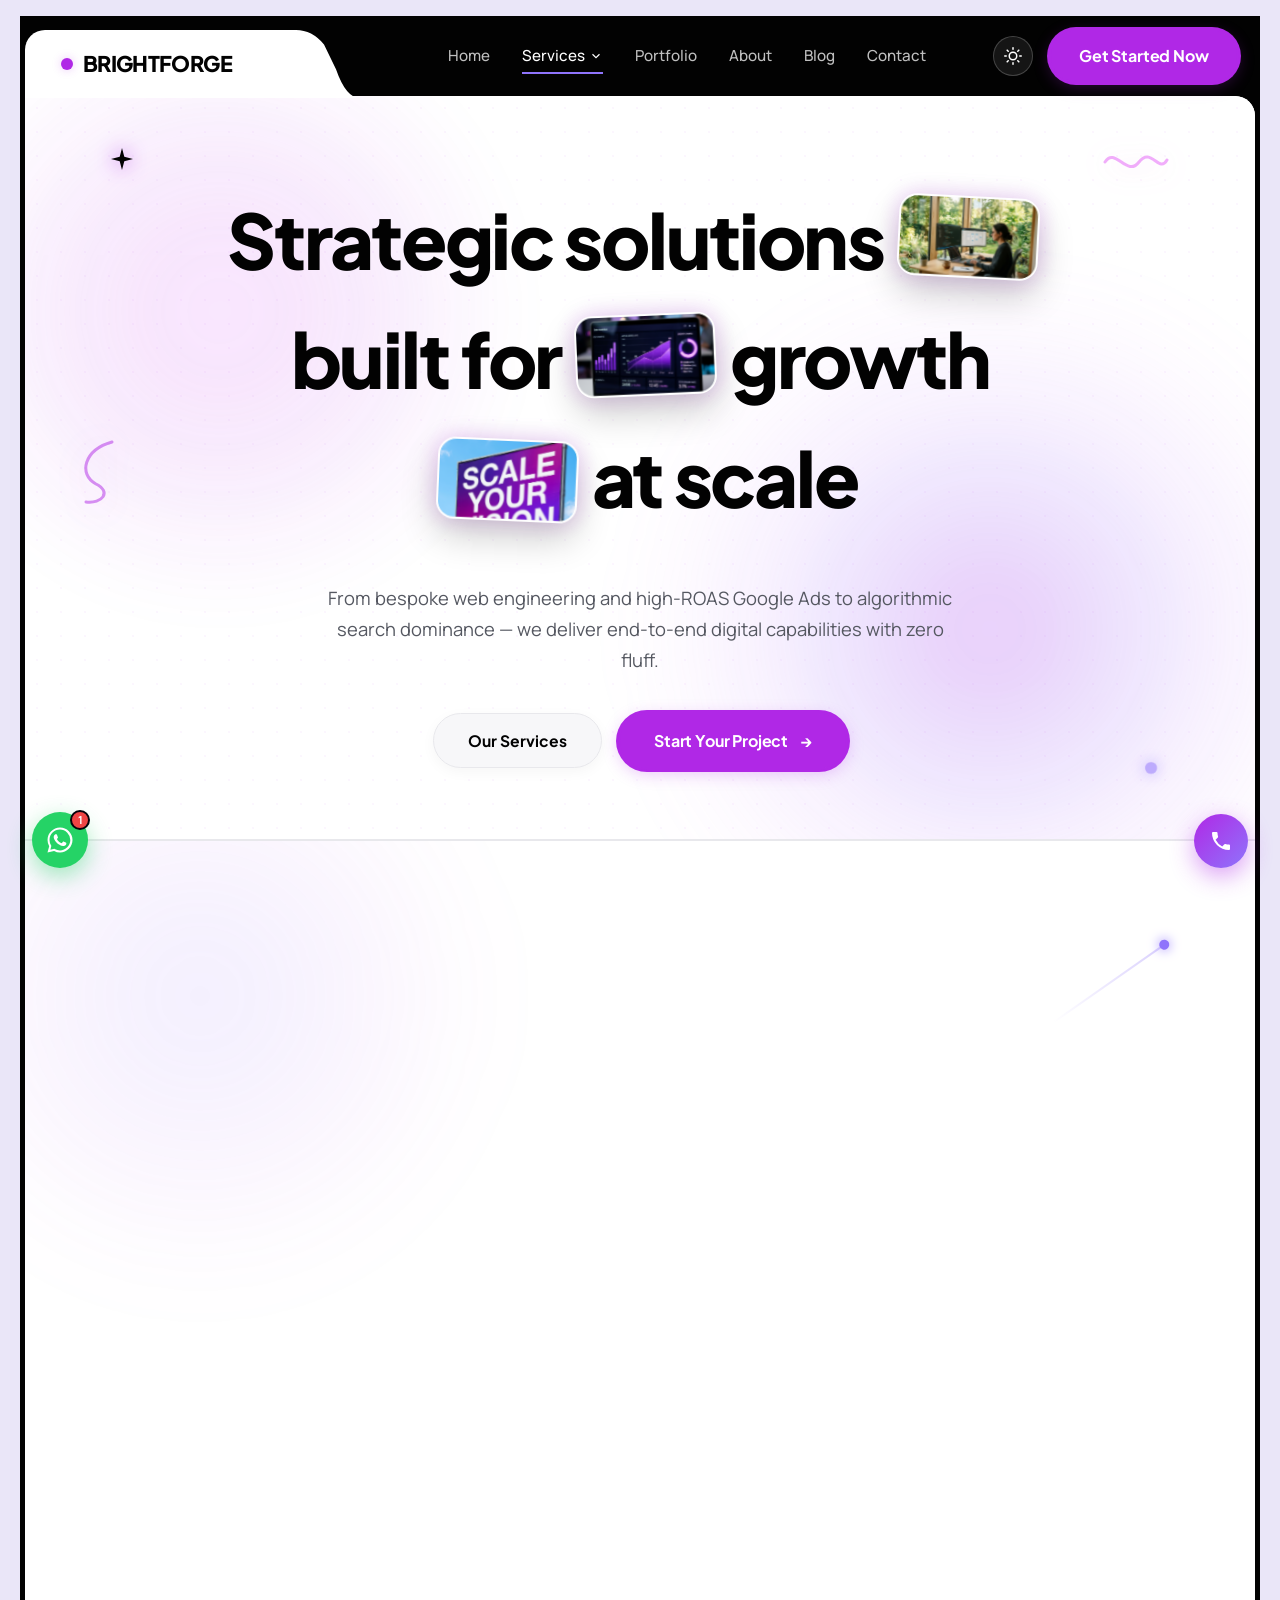
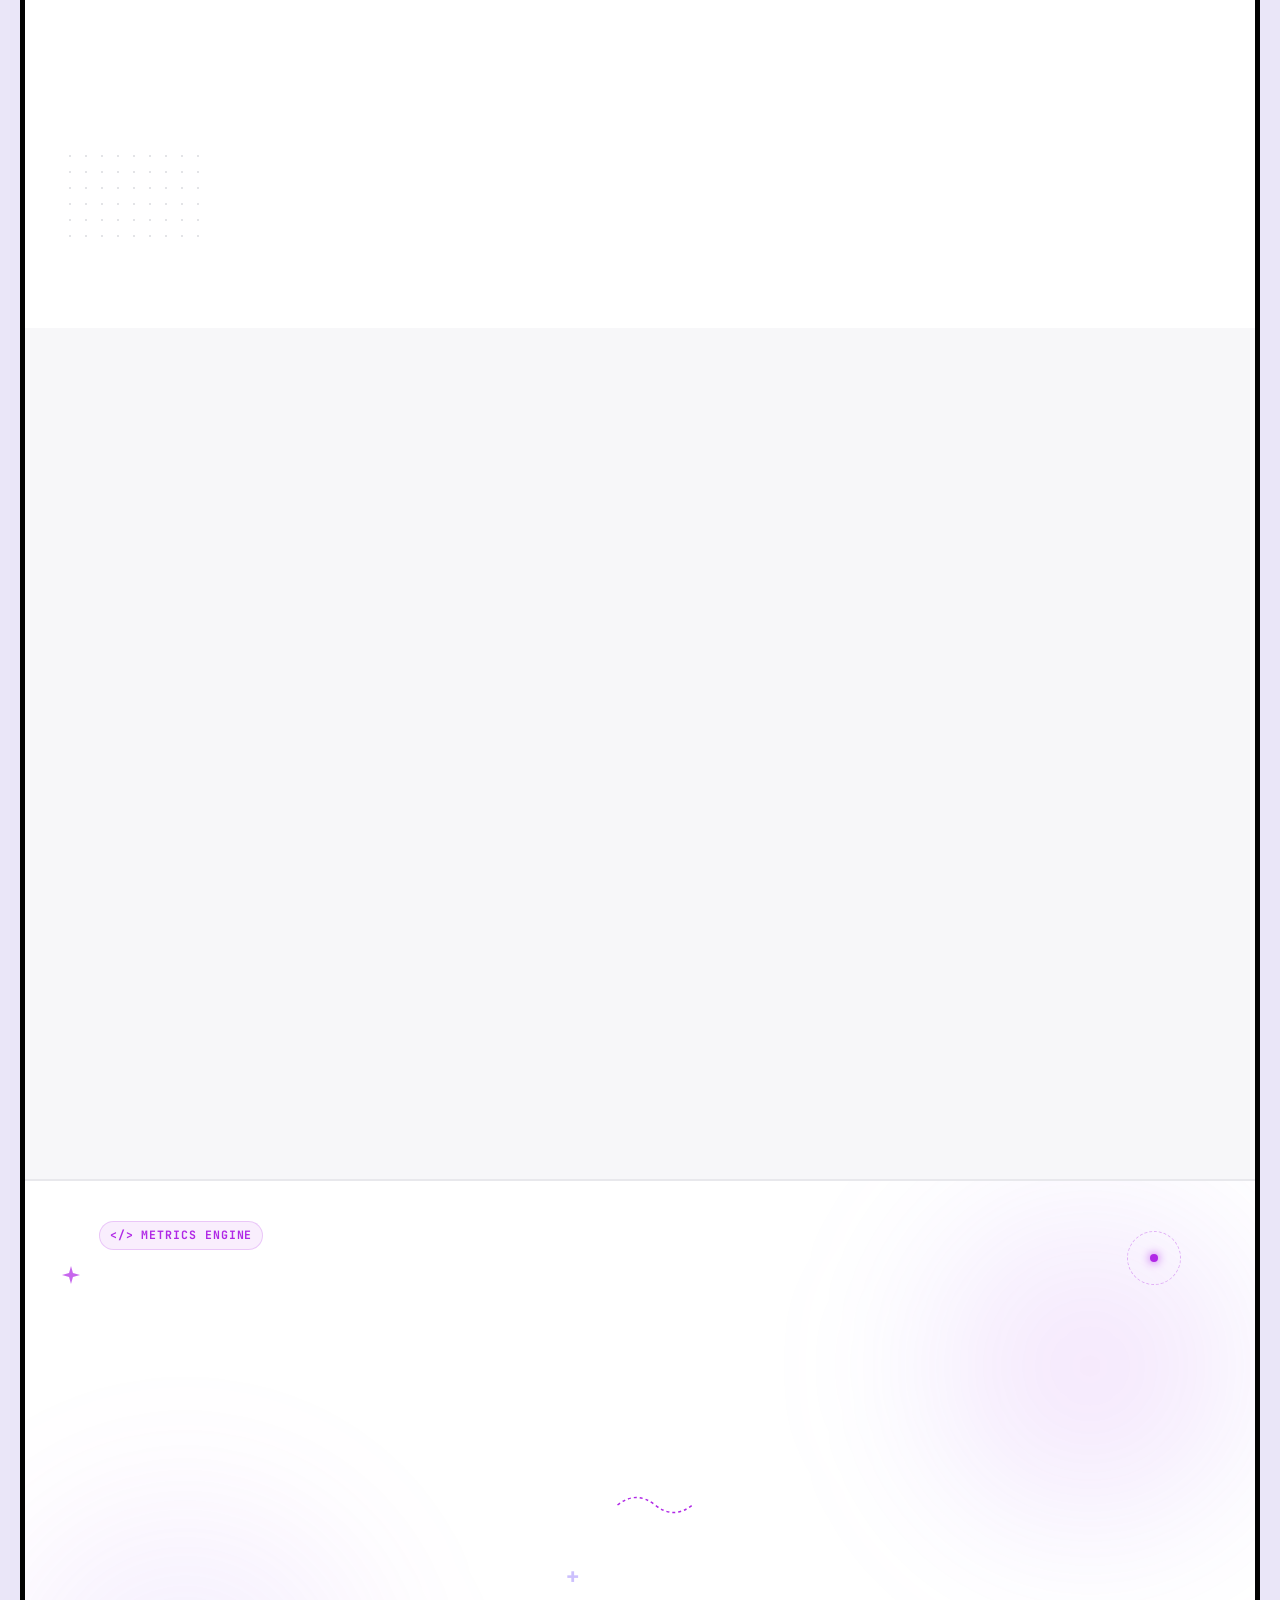
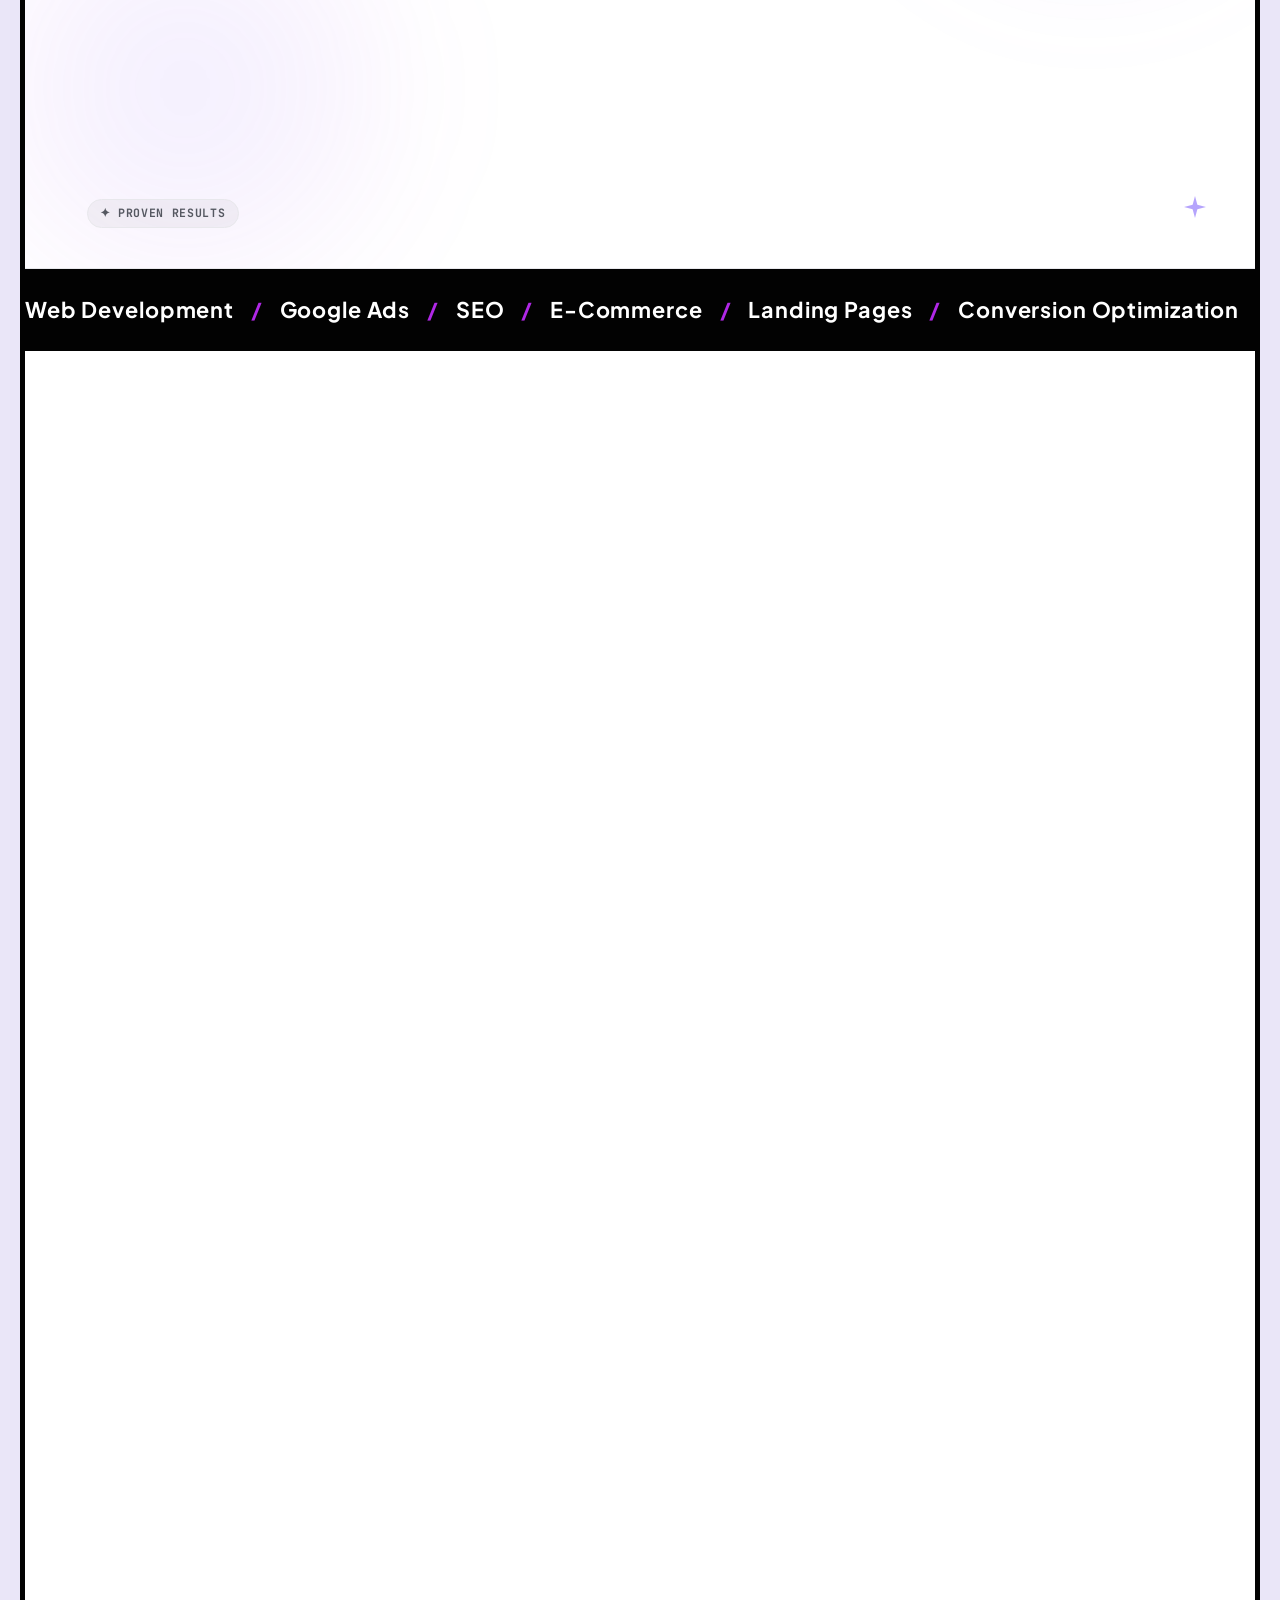
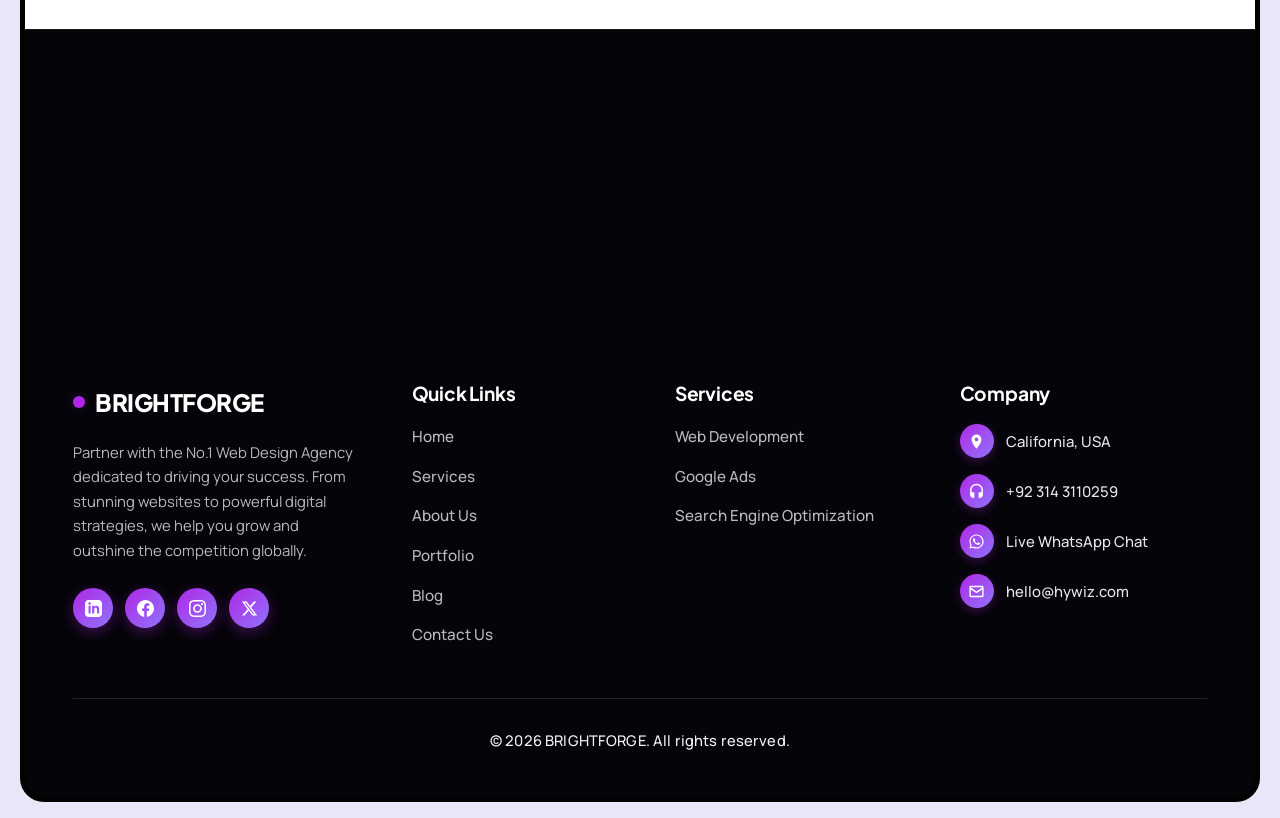
<file: services.html>
<!DOCTYPE html>
<html lang="en" data-theme="light">
<head>
  <meta charset="UTF-8">
  <meta name="viewport" content="width=device-width, initial-scale=1.0">
  <title>Services | BRIGHTFORGE Digital Agency</title>
  <meta name="description" content="Three services, one team. High-performance web development, high-ROAS Google Ads campaigns, and algorithmic SEO under one roof.">
  
  <!-- Modular Stylesheets -->
  <link rel="stylesheet" href="css/global.css">
  <link rel="stylesheet" href="css/header-footer.css">
  <link rel="stylesheet" href="css/home.css">
  <link rel="stylesheet" href="css/services.css">
</head>
<body>

  <!-- Main Boxed Outer Wrapper -->
  <div class="site-boxed-wrapper">

    <!-- Header / Navigation -->
    <header class="site-header" id="top">
      <div class="header-top-bar">
        <div class="brand-tab-unit">
          <div class="brand-tab-body">
            <a href="index.html" class="brand-logo" aria-label="BRIGHTFORGE Home">
              <span class="brand-aperture-dot" aria-hidden="true"></span>BRIGHTFORGE
            </a>
          </div>
          <div class="brand-tab-slope" aria-hidden="true">
            <svg viewBox="0 0 80 66" preserveAspectRatio="none" xmlns="http://www.w3.org/2000/svg">
              <path d="M 0,0 L 16,0 Q 32,0 44,14 L 56,38 Q 66,66 80,66 L 0,66 Z" fill="currentColor"/>
            </svg>
          </div>
        </div>

        <nav class="nav-desktop" aria-label="Main Navigation">
          <a href="index.html" class="nav-link">Home</a>
          <div class="nav-item-dropdown">
            <a href="services.html" class="nav-link active">Services <svg class="nav-dropdown-arrow" viewBox="0 0 24 24" width="14" height="14" fill="none" stroke="currentColor" stroke-width="2"><polyline points="6 9 12 15 18 9"></polyline></svg></a>
            <div class="nav-dropdown-menu">
              <a href="service-web-development.html" class="nav-dropdown-item">Web Development</a>
              <a href="service-google-ads.html" class="nav-dropdown-item">Google Ads</a>
              <a href="service-seo.html" class="nav-dropdown-item">Search Engine Optimization (SEO)</a>
            </div>
          </div>
          <a href="portfolio.html" class="nav-link">Portfolio</a>
          <a href="about.html" class="nav-link">About</a>
          <a href="blog.html" class="nav-link">Blog</a>
          <a href="contact.html" class="nav-link">Contact</a>
        </nav>

        <div class="header-actions">
          <button class="theme-toggle-btn" id="theme-toggle" aria-label="Switch to dark theme" title="Switch to dark mode">
            <svg class="theme-icon-sun" viewBox="0 0 24 24" fill="none" stroke="currentColor" stroke-width="2" stroke-linecap="round" stroke-linejoin="round">
              <circle cx="12" cy="12" r="5"></circle>
              <line x1="12" y1="1" x2="12" y2="3"></line>
              <line x1="12" y1="21" x2="12" y2="23"></line>
              <line x1="4.22" y1="4.22" x2="5.64" y2="5.64"></line>
              <line x1="18.36" y1="18.36" x2="19.78" y2="19.78"></line>
              <line x1="1" y1="12" x2="3" y2="12"></line>
              <line x1="21" y1="12" x2="23" y2="12"></line>
              <line x1="4.22" y1="19.78" x2="5.64" y2="18.36"></line>
              <line x1="18.36" y1="5.64" x2="19.78" y2="4.22"></line>
            </svg>
            <svg class="theme-icon-moon" viewBox="0 0 24 24" fill="none" stroke="currentColor" stroke-width="2" stroke-linecap="round" stroke-linejoin="round">
              <path d="M21 12.79A9 9 0 1 1 11.21 3 7 7 0 0 0 21 12.79z"></path>
            </svg>
          </button>

          <a href="contact.html" class="btn-header-cta">Get Started Now</a>

          <button class="hamburger-btn" aria-label="Toggle Mobile Menu">
            <span class="hamburger-line"></span>
            <span class="hamburger-line"></span>
            <span class="hamburger-line"></span>
          </button>
        </div>
      </div>
    </header>

    <!-- Mobile Drawer -->
    <div class="mobile-nav-drawer" aria-label="Mobile Navigation">
      <div class="mobile-nav-links">
        <a href="index.html" class="mobile-nav-link">Home</a>
        <div class="mobile-nav-group">
          <a href="services.html" class="mobile-nav-link">Services</a>
          <div class="mobile-sub-links">
            <a href="service-web-development.html" class="mobile-sub-link">Web Development</a>
            <a href="service-google-ads.html" class="mobile-sub-link">Google Ads</a>
            <a href="service-seo.html" class="mobile-sub-link">Search Engine Optimization</a>
          </div>
        </div>
        <a href="portfolio.html" class="mobile-nav-link">Portfolio</a>
        <a href="about.html" class="mobile-nav-link">About</a>
        <a href="blog.html" class="mobile-nav-link">Blog</a>
        <a href="contact.html" class="mobile-nav-link">Contact</a>
      </div>
      <div class="mobile-nav-footer">
        <a href="contact.html" class="btn btn-primary" style="width:100%;">Get Started Now</a>
      </div>
    </div>

    <main class="main-content-canvas">

      <!-- ====================================================================
           1. Editorial Hero Section (Matching About Page Style)
           ==================================================================== -->
      <section class="editorial-hero-section services-hero-section">
        <!-- Atmospheric Spray Paint Mist Backgrounds -->
        <div class="hero-spray-mist-left" aria-hidden="true"></div>
        <div class="hero-spray-mist-right" aria-hidden="true"></div>
        <div class="hero-spray-texture" aria-hidden="true"></div>

        <!-- Floating Minimal Vector Accents -->
        <div class="hero-floating-bg" aria-hidden="true">
          <svg class="about-floating-accent about-sparkle-tl" viewBox="0 0 24 24" fill="currentColor">
            <path d="M12 0L14.5 9.5L24 12L14.5 14.5L12 24L9.5 14.5L0 12L9.5 9.5L12 0Z"/>
          </svg>
          <svg class="about-floating-accent about-ribbon-tr" viewBox="0 0 66 36" fill="none" stroke="rgba(232, 121, 249, 0.6)" stroke-width="3" stroke-linecap="round">
            <path d="M2 18C12 2 24 34 36 18C48 2 56 30 64 16"/>
          </svg>
          <svg class="about-floating-accent about-curl-ml" viewBox="0 0 42 68" fill="none" stroke="rgba(176, 40, 230, 0.5)" stroke-width="3" stroke-linecap="round">
            <path d="M38 4C10 12 4 36 22 46C38 54 28 66 12 64"/>
          </svg>
          <div class="about-floating-accent about-dot-br"></div>
        </div>

        <div class="container">
          <div class="hero-center-box reveal reveal-up">

            <!-- Editorial Headline with 3 Embedded Inline Tilted Cards -->
            <h1 class="about-editorial-headline">
              <span class="about-headline-line">
                Strategic solutions
                <span class="hero-inline-card card-billboard" title="High-Speed Web Architecture">
                  <img src="img/about_culture_dev.jpg" alt="Web Architecture Showcase" class="hero-inline-card-img" loading="eager">
                </span>
              </span>
              <span class="about-headline-line">
                built for
                <span class="hero-inline-card card-laptop" title="High-ROAS Google Ads & Analytics">
                  <img src="img/about_hero_laptop.jpg" alt="Google Ads & Conversion Analytics" class="hero-inline-card-img" loading="eager">
                </span>
                growth
              </span>
              <span class="about-headline-line">
                <span class="hero-inline-card card-portrait" title="Search Authority SEO Engine">
                  <img src="img/about_hero_billboard.jpg" alt="SEO Authority Growth" class="hero-inline-card-img" loading="eager">
                </span>
                at scale
              </span>
            </h1>

            <!-- Lead Copywriting -->
            <p class="about-hero-sub-text">
              From bespoke web engineering and high-ROAS Google Ads to algorithmic search dominance — we deliver end-to-end digital capabilities with zero fluff.
            </p>

            <!-- Dual Pill Action Buttons -->
            <div class="about-hero-btn-group">
              <a href="#services" class="btn-pill-outline">Our Services</a>
              <a href="contact.html" class="btn btn-primary">Start Your Project <span class="cta-arrow">&rarr;</span></a>
            </div>

          </div>
        </div>
      </section>

      <!-- ====================================================================
           2. Services / What We Do Section (Duplicated from Home Page)
           ==================================================================== -->
      <section class="services-section section-spacer" id="services">
        <!-- Ambient Glowing Background Elements from Reference -->
        <div class="services-ambient-glow-tl" aria-hidden="true"></div>
        <div class="services-tech-line-tr" aria-hidden="true">
          <span class="tech-node-dot"></span>
        </div>
        <div class="services-dot-grid-bl" aria-hidden="true"></div>

        <div class="container" style="position: relative; z-index: 2;">
          
          <!-- Centered Section Header -->
          <div class="services-ref-header reveal reveal-up">
            <div class="section-tag-pill">
              <span class="pill-sparkle">✦</span> OUR SERVICES <span class="pill-sparkle">✦</span>
            </div>
            <h2 class="services-ref-title">What We Do</h2>
            <p class="services-ref-subhead">
              Three core services. One dedicated team. Everything we build is designed to grow your business.
            </p>
          </div>

          <!-- 3 Services Cards Grid (Matching Reference Design) -->
          <div class="services-ref-grid">
            
            <!-- Card 1: Web Development -->
            <div class="service-ref-card reveal reveal-up">
              <!-- Top App Icon & Service Number -->
              <div class="service-ref-card-header">
                <div class="service-ref-icon-app icon-app-web" aria-hidden="true">
                  <svg viewBox="0 0 24 24" fill="none" stroke="currentColor" stroke-width="2">
                    <circle cx="12" cy="12" r="10"></circle>
                    <line x1="2" y1="12" x2="22" y2="12"></line>
                    <path d="M12 2a15.3 15.3 0 0 1 4 10 15.3 15.3 0 0 1-4 10 15.3 15.3 0 0 1-4-10 15.3 15.3 0 0 1 4-10z"></path>
                  </svg>
                </div>
                <div class="service-ref-number-col">
                  <span class="service-ref-num num-blue">01</span>
                  <span class="service-ref-num-lbl">SERVICE</span>
                </div>
              </div>

              <!-- Horizontal Color Accent Bar -->
              <div class="service-ref-accent-line line-blue" aria-hidden="true"></div>

              <!-- Title & Desc -->
              <div class="service-ref-body">
                <h3 class="service-ref-card-title">Web Development</h3>
                <p class="service-ref-card-desc">Websites built to convert, not just to look good. We design and develop responsive, high-performance websites that turn visitors into customers.</p>
              </div>

              <!-- Tags Chips -->
              <div class="service-ref-tag-row">
                <span class="service-ref-tag tag-blue">#Responsive</span>
                <span class="service-ref-tag tag-blue">#Conversion Focused</span>
              </div>

              <!-- Card Footer CTA Link -->
              <div class="service-ref-footer">
                <a href="service-web-development.html" class="service-ref-cta-link link-blue">
                  See Web Development Plans <span class="cta-arrow-slide">&rarr;</span>
                </a>
              </div>
            </div>

            <!-- Card 2: Google Ads -->
            <div class="service-ref-card reveal reveal-up" style="transition-delay: 0.1s;">
              <!-- Top App Icon & Service Number -->
              <div class="service-ref-card-header">
                <div class="service-ref-icon-app icon-app-ads" aria-hidden="true">
                  <span class="google-g-logo">G</span>
                </div>
                <div class="service-ref-number-col">
                  <span class="service-ref-num num-purple">02</span>
                  <span class="service-ref-num-lbl">SERVICE</span>
                </div>
              </div>

              <!-- Horizontal Color Accent Bar -->
              <div class="service-ref-accent-line line-purple" aria-hidden="true"></div>

              <!-- Title & Desc -->
              <div class="service-ref-body">
                <h3 class="service-ref-card-title">Google Ads</h3>
                <p class="service-ref-card-desc">Ad campaigns that pay for themselves. We plan, launch, and manage Google Ads campaigns built around real ROI, targeting the searches your customers are actually making.</p>
              </div>

              <!-- Tags Chips -->
              <div class="service-ref-tag-row">
                <span class="service-ref-tag tag-purple">#PPC</span>
                <span class="service-ref-tag tag-purple">#ROI Driven</span>
              </div>

              <!-- Card Footer CTA Link -->
              <div class="service-ref-footer">
                <a href="service-google-ads.html" class="service-ref-cta-link link-purple">
                  See Google Ads Plans <span class="cta-arrow-slide">&rarr;</span>
                </a>
              </div>
            </div>

            <!-- Card 3: SEO -->
            <div class="service-ref-card reveal reveal-up" style="transition-delay: 0.2s;">
              <!-- Top App Icon & Service Number -->
              <div class="service-ref-card-header">
                <div class="service-ref-icon-app icon-app-seo" aria-hidden="true">
                  <svg viewBox="0 0 24 24" fill="none" stroke="currentColor" stroke-width="2">
                    <circle cx="11" cy="11" r="8"></circle>
                    <line x1="21" y1="21" x2="16.65" y2="16.65"></line>
                  </svg>
                </div>
                <div class="service-ref-number-col">
                  <span class="service-ref-num num-green">03</span>
                  <span class="service-ref-num-lbl">SERVICE</span>
                </div>
              </div>

              <!-- Horizontal Color Accent Bar -->
              <div class="service-ref-accent-line line-green" aria-hidden="true"></div>

              <!-- Title & Desc -->
              <div class="service-ref-body">
                <h3 class="service-ref-card-title">Search Engine Optimization</h3>
                <p class="service-ref-card-desc">Rankings that keep working long after launch. Our SEO team combines technical fixes, content, and link-building to grow your organic traffic month over month, not just for a quarter.</p>
              </div>

              <!-- Tags Chips -->
              <div class="service-ref-tag-row">
                <span class="service-ref-tag tag-green">#Organic</span>
                <span class="service-ref-tag tag-green">#Rankings</span>
              </div>

              <!-- Card Footer CTA Link -->
              <div class="service-ref-footer">
                <a href="service-seo.html" class="service-ref-cta-link link-green">
                  See SEO Plans <span class="cta-arrow-slide">&rarr;</span>
                </a>
              </div>
            </div>

          </div>

          <!-- Bottom Floating Consultation Bar (From Reference Image) -->
          <div class="services-consultation-bar reveal reveal-up">
            <div class="consultation-user-icon" aria-hidden="true">
              <svg viewBox="0 0 24 24" fill="none" stroke="currentColor" stroke-width="2">
                <path d="M17 21v-2a4 4 0 0 0-4-4H5a4 4 0 0 0-4 4v2"></path>
                <circle cx="9" cy="7" r="4"></circle>
                <path d="M23 21v-2a4 4 0 0 0-3-3.87"></path>
                <path d="M16 3.13a4 4 0 0 1 0 7.75"></path>
              </svg>
            </div>
            <div class="consultation-text-content">
              <div class="consultation-title">Not sure which service fits you best?</div>
              <div class="consultation-subtitle">Let's talk about your goals and find the right solution.</div>
            </div>
            <a href="contact.html" class="consultation-cta-btn">
              Book a Free Consultation <span class="btn-arrow">&rarr;</span>
            </a>
          </div>

        </div>
      </section>

      <!-- ====================================================================
           3. The 4-Step Execution Blueprint (Split Header + 4-Column Grid)
           ==================================================================== -->
      <section class="blueprint-section">
        <div class="container">
          
          <!-- Top Split Header Layout (Matching Reference Design) -->
          <div class="blueprint-split-header reveal reveal-up">
            <div class="blueprint-split-left">
              <span class="section-tag-pill"><span class="pill-sparkle">✦</span> HOW WE DELIVER <span class="pill-sparkle">✦</span></span>
              <h2 class="blueprint-split-title">From kickoff to market scale in 4 disciplined steps</h2>
            </div>
            <div class="blueprint-split-right">
              <p class="blueprint-split-subhead">
                Our engineering framework ensures every line of code, paid ad dollar, and search algorithm functions seamlessly to accelerate your digital growth.
              </p>
            </div>
          </div>

          <!-- 4-Card Process Grid -->
          <div class="blueprint-grid-4col">
            
            <!-- Step 01 -->
            <div class="blueprint-card reveal reveal-up reveal-delay-1">
              <span class="blueprint-step-serif-num">01</span>
              <h3 class="blueprint-step-title">Discovery &amp; Strategy</h3>
              <p class="blueprint-step-desc">
                In-depth technical audit of your tech stack, high-intent competitors, conversion leaks, and strategic growth roadmap.
              </p>
            </div>

            <!-- Step 02 -->
            <div class="blueprint-card reveal reveal-up reveal-delay-2">
              <span class="blueprint-step-serif-num">02</span>
              <h3 class="blueprint-step-title">Conversion Architecture</h3>
              <p class="blueprint-step-desc">
                Designing bespoke UI wireframes, high-converting sales funnels, and semantic keyword clusters built with zero friction.
              </p>
            </div>

            <!-- Step 03 -->
            <div class="blueprint-card reveal reveal-up reveal-delay-3">
              <span class="blueprint-step-serif-num">03</span>
              <h3 class="blueprint-step-title">Sprint Execution &amp; QA</h3>
              <p class="blueprint-step-desc">
                Rapid development kickoffs with live staging access, weekly milestone reviews, and 99+ Lighthouse performance testing.
              </p>
            </div>

            <!-- Step 04 -->
            <div class="blueprint-card reveal reveal-up reveal-delay-4">
              <span class="blueprint-step-serif-num">04</span>
              <h3 class="blueprint-step-title">Launch &amp; Scaled Growth</h3>
              <p class="blueprint-step-desc">
                Live deployment, conversion tracking verification, and ongoing CRO optimization to compound your return on investment.
              </p>
            </div>

          </div>

        </div>
      </section>

      <!-- ====================================================================
           4. Why Us / Figures That Define Us (From Home Page)
           ==================================================================== -->
      <section class="stats-bar-section" id="stats">
        <!-- Ambient Glowing Orbs -->
        <div class="stats-ambient-orb stats-orb-tr" aria-hidden="true"></div>
        <div class="stats-ambient-orb stats-orb-bl" aria-hidden="true"></div>

        <!-- Distributed Web Agency Decorative Elements -->
        <!-- Zone 1: Top-Left -->
        <div class="stats-decor-element stats-decor-tag-tl" aria-hidden="true">&lt;/&gt; METRICS ENGINE</div>
        <svg class="stats-decor-element stats-sparkle-tl" viewBox="0 0 24 24" aria-hidden="true">
          <path d="M12 0L14.59 9.41L24 12L14.59 14.59L12 24L9.41 14.59L0 12L9.41 9.41L12 0Z" fill="var(--primary)"/>
        </svg>

        <!-- Zone 2: Top-Right -->
        <div class="stats-decor-element stats-radar-tr" aria-hidden="true">
          <span class="radar-dot"></span>
        </div>

        <!-- Zone 3: Center-Gap -->
        <svg class="stats-decor-element stats-squiggle-center" viewBox="0 0 100 40" aria-hidden="true">
          <path d="M0 20 Q25 0 50 20 T100 20" fill="none" stroke="var(--primary)" stroke-width="2" stroke-dasharray="4 4"/>
        </svg>
        <span class="stats-decor-element stats-cross-center" aria-hidden="true">+</span>

        <!-- Zone 4: Bottom-Left -->
        <div class="stats-decor-element stats-badge-bl" aria-hidden="true">✦ PROVEN RESULTS</div>

        <!-- Zone 5: Bottom-Right -->
        <svg class="stats-decor-element stats-sparkle-br" viewBox="0 0 24 24" aria-hidden="true">
          <path d="M12 0L14.59 9.41L24 12L14.59 14.59L12 24L9.41 14.59L0 12L9.41 9.41L12 0Z" fill="var(--secondary-purple)"/>
        </svg>

        <div class="container" style="position: relative; z-index: 2;">
          <div class="stats-staircase-wrapper">
            
            <!-- Top Tag & Clean Editorial Headline (Matching Exact Reference Layout) -->
            <div class="stats-ref-header reveal reveal-up">
              <h2 class="stats-ref-hero-title">
                <span class="stats-headline-row-1">
                  <span class="stats-ref-tag">WHY US</span>
                  <span class="stats-headline-word">FIGURES THAT</span>
                </span>
                <span class="stats-headline-row-2">
                  <span class="stats-headline-word">DEFINE US</span>
                </span>
              </h2>
            </div>

            <!-- Staggered Ascending 4 Steps -->
            <div class="stats-staircase-flex">
              
              <!-- Step 1: 4+ Years (Lowest) -->
              <div class="stat-step-card stat-pos-1 reveal reveal-up">
                <div class="stat-step-line" aria-hidden="true"></div>
                <div class="stat-step-body">
                  <div class="stat-step-num stats-count">4+</div>
                  <p class="stat-step-desc">Years in business crafting high-converting web experiences</p>
                </div>
              </div>

              <!-- Step 2: 8,000+ Projects (Step 2) -->
              <div class="stat-step-card stat-pos-2 reveal reveal-up" style="transition-delay: 0.1s;">
                <div class="stat-step-line" aria-hidden="true"></div>
                <div class="stat-step-body">
                  <div class="stat-step-num stats-count">8,000+</div>
                  <p class="stat-step-desc">Projects delivered across web development, Google Ads, and SEO</p>
                </div>
              </div>

              <!-- Step 3: 98% Satisfaction (Step 3) -->
              <div class="stat-step-card stat-pos-3 reveal reveal-up" style="transition-delay: 0.2s;">
                <div class="stat-step-line" aria-hidden="true"></div>
                <div class="stat-step-body">
                  <div class="stat-step-num stats-count">98%</div>
                  <p class="stat-step-desc">Customer satisfaction rate backed by verified feedback</p>
                </div>
              </div>

              <!-- Step 4: 15+ Team & Right Manifesto (Highest) -->
              <div class="stat-step-card stat-pos-4 reveal reveal-up" style="transition-delay: 0.3s;">
                <div class="stat-step-line" aria-hidden="true"></div>
                <div class="stat-step-body">
                  <div class="stat-step-num stats-count">15+</div>
                  <p class="stat-step-desc">Dedicated senior designers, developers, and growth strategists</p>
                  
                  <!-- Bottom-Right Manifesto Text matching Reference Image -->
                  <div class="stat-bottom-manifesto">
                    <p>With over 4 years of proven expertise, we build bold brands and impactful digital experiences that drive results.</p>
                  </div>
                </div>
              </div>

            </div>

          </div>

        </div>
      </section>

      <!-- Marquee Tagline Strip (Matching Home Page) -->
      <section class="marquee-section" aria-hidden="true">
        <div class="marquee-track">
          <span class="marquee-text">Web Development <span class="marquee-separator">/</span> Google Ads <span class="marquee-separator">/</span> SEO <span class="marquee-separator">/</span> E-Commerce <span class="marquee-separator">/</span> Landing Pages <span class="marquee-separator">/</span> Conversion Optimization <span class="marquee-separator">/</span></span>
          <span class="marquee-text">Web Development <span class="marquee-separator">/</span> Google Ads <span class="marquee-separator">/</span> SEO <span class="marquee-separator">/</span> E-Commerce <span class="marquee-separator">/</span> Landing Pages <span class="marquee-separator">/</span> Conversion Optimization <span class="marquee-separator">/</span></span>
        </div>
      </section>

      <!-- ====================================================================
           5. Service Commitments & Client FAQs (Luxury 2x2 Bento Grid)
           ==================================================================== -->
      <section class="services-faq-section">
        <div class="container">
          
          <div class="section-header section-header-center reveal reveal-up">
            <span class="section-tag-pill"><span class="pill-sparkle">✦</span> TRANSPARENCY &amp; TRUST <span class="pill-sparkle">✦</span></span>
            <h2 class="section-title">Frequently Asked Questions</h2>
            <p class="section-subhead">Clear, upfront answers to how we work, our timeline commitments, and 100% asset ownership.</p>
          </div>

          <div class="services-faq-bento-grid">
            
            <!-- Bento Card 1: Kickoff Speed -->
            <div class="services-faq-bento-card reveal reveal-up">
              <div class="services-faq-card-top">
                <span class="services-faq-badge">⚡ RAPID KICKOFF</span>
                <div class="services-faq-icon-circle">
                  <svg viewBox="0 0 24 24" width="18" height="18" fill="none" stroke="currentColor" stroke-width="2"><circle cx="12" cy="12" r="10"/><polyline points="12 6 12 12 16 14"/></svg>
                </div>
              </div>
              <h3 class="services-faq-title">How quickly can we kick off our project?</h3>
              <p class="services-faq-desc">
                We can begin within 72 hours of our initial strategy alignment call. You will receive direct access to our live staging environment and dedicated communication channels from day one.
              </p>
            </div>

            <!-- Bento Card 2: In-House Guild -->
            <div class="services-faq-bento-card reveal reveal-up reveal-delay-1">
              <div class="services-faq-card-top">
                <span class="services-faq-badge">🛡️ 100% IN-HOUSE</span>
                <div class="services-faq-icon-circle">
                  <svg viewBox="0 0 24 24" width="18" height="18" fill="none" stroke="currentColor" stroke-width="2"><path d="M12 22s8-4 8-10V5l-8-3-8 3v7c0 6 8 10 8 10z"/></svg>
                </div>
              </div>
              <h3 class="services-faq-title">Do you outsource any part of development or ad management?</h3>
              <p class="services-faq-desc">
                Zero outsourcing. Every line of custom code, high-ROAS ad campaign, and SEO architecture audit is executed in-house by our senior guild of developers and growth engineers.
              </p>
            </div>

            <!-- Bento Card 3: Code & IP Ownership -->
            <div class="services-faq-bento-card reveal reveal-up reveal-delay-2">
              <div class="services-faq-card-top">
                <span class="services-faq-badge">🔒 100% OWNERSHIP</span>
                <div class="services-faq-icon-circle">
                  <svg viewBox="0 0 24 24" width="18" height="18" fill="none" stroke="currentColor" stroke-width="2"><rect x="3" y="11" width="18" height="11" rx="2" ry="2"/><path d="M7 11V7a5 5 0 0 1 10 0v4"/></svg>
                </div>
              </div>
              <h3 class="services-faq-title">Who owns the code, assets, and Google Ads accounts?</h3>
              <p class="services-faq-desc">
                You own 100% of everything from day one. All Google ad accounts, source Git repositories, Figma design assets, and analytics properties belong entirely to you with zero vendor lock-in.
              </p>
            </div>

            <!-- Bento Card 4: Service Expansion -->
            <div class="services-faq-bento-card reveal reveal-up reveal-delay-3">
              <div class="services-faq-card-top">
                <span class="services-faq-badge">📈 FLEXIBLE SCALE</span>
                <div class="services-faq-icon-circle">
                  <svg viewBox="0 0 24 24" width="18" height="18" fill="none" stroke="currentColor" stroke-width="2"><polyline points="23 6 13.5 15.5 8.5 10.5 1 18"/><polyline points="17 6 23 6 23 12"/></svg>
                </div>
              </div>
              <h3 class="services-faq-title">Can we start with one service and expand later?</h3>
              <p class="services-faq-desc">
                Absolutely. Many clients start with custom Web Development and seamlessly activate Google Ads and SEO funnels once their high-speed conversion foundation is live.
              </p>
            </div>

          </div>

        </div>
      </section>

    </main>

    <!-- Footer (Integrated Top CTA Banner + 5-Column Navigation) -->
    <footer class="site-footer">
      <div class="container">

        <!-- Top Integrated CTA Banner (Matching Reference Design) -->
        <div class="footer-cta-container">
          <div class="cta-ref-banner-card reveal reveal-up">

            <!-- Left Side: Content & Actions -->
            <div class="cta-ref-content-col">
              <h2 class="cta-ref-title">Ready To Scale <span class="highlight-purple-text">Your Business</span></h2>
              <p class="cta-ref-subhead">We design, build, and grow high-performing websites, Google Ads funnels, and SEO growth engines that scale your brand online.</p>
              <div class="cta-ref-action-row">
                <a href="contact.html" class="btn btn-cta-white">
                  Start Your Project <span class="cta-arrow">&rarr;</span>
                </a>
              </div>
            </div>

            <!-- Right Side: Full-Bleed Mockup + Glowing Purple Arc -->
            <div class="cta-ref-visual-col">
              <div class="cta-ref-arc-glow" aria-hidden="true"></div>
              <img src="img/cta-img.png" alt="BRIGHTFORGE Digital Experiences Dashboard" class="cta-ref-mockup-img" loading="lazy">
            </div>

          </div>
        </div>

        <div class="footer-ref-grid">

          <!-- Column 1: Brand Logo & Bio + Circular Social Icons -->
          <div class="footer-col-brand">
            <a href="index.html" class="brand-logo footer-brand-logo" aria-label="BRIGHTFORGE Home">
              <span class="brand-aperture-dot" aria-hidden="true"></span>
              BRIGHTFORGE
            </a>
            <p class="footer-brand-bio">
              Partner with the No.1 Web Design Agency dedicated to driving your success. From stunning websites to powerful digital strategies, we help you grow and outshine the competition globally.
            </p>
            <div class="footer-social-row">
              <a href="https://linkedin.com" target="_blank" rel="noopener noreferrer" class="footer-social-circle" aria-label="LinkedIn">
                <svg viewBox="0 0 24 24" width="16" height="16" fill="currentColor"><path d="M19 0h-14c-2.761 0-5 2.239-5 5v14c0 2.761 2.239 5 5 5h14c2.762 0 5-2.239 5-5v-14c0-2.761-2.238-5-5-5zm-11 19h-3v-11h3v11zm-1.5-12.268c-.966 0-1.75-.79-1.75-1.764s.784-1.764 1.75-1.764 1.75.79 1.75 1.764-.783 1.764-1.75 1.764zm13.5 12.268h-3v-5.604c0-3.368-4-3.113-4 0v5.604h-3v-11h3v1.765c1.396-2.586 7-2.777 7 2.476v6.759z"/></svg>
              </a>
              <a href="https://facebook.com" target="_blank" rel="noopener noreferrer" class="footer-social-circle" aria-label="Facebook">
                <svg viewBox="0 0 24 24" width="16" height="16" fill="currentColor"><path d="M24 12.073c0-6.627-5.373-12-12-12s-12 5.373-12 12c0 5.99 4.388 10.954 10.125 11.854v-8.385H7.078v-3.47h3.047V9.43c0-3.007 1.792-4.669 4.533-4.669 1.312 0 2.686.235 2.686.235v2.953H15.83c-1.491 0-1.956.925-1.956 1.874v2.25h3.328l-.532 3.47h-2.796v8.385C19.612 23.027 24 18.062 24 12.073z"/></svg>
              </a>
              <a href="https://instagram.com" target="_blank" rel="noopener noreferrer" class="footer-social-circle" aria-label="Instagram">
                <svg viewBox="0 0 24 24" width="16" height="16" fill="currentColor"><path d="M12 2.163c3.204 0 3.584.012 4.85.07 3.252.148 4.771 1.691 4.919 4.919.058 1.265.069 1.645.069 4.849 0 3.205-.012 3.584-.069 4.849-.149 3.225-1.664 4.771-4.919 4.919-1.266.058-1.644.07-4.85.07-3.204 0-3.584-.012-4.849-.07-3.26-.149-4.771-1.699-4.919-4.92-.058-1.265-.07-1.644-.07-4.849 0-3.204.013-3.583.07-4.849.149-3.227 1.664-4.771 4.919-4.919 1.266-.057 1.645-.069 4.849-.069zm0-2.163c-3.259 0-3.667.014-4.947.072-4.358.2-6.78 2.618-6.98 6.98-.059 1.281-.073 1.689-.073 4.948 0 3.259.014 3.668.072 4.948.2 4.358 2.618 6.78 6.98 6.98 1.281.058 1.689.072 4.948.072 3.259 0 3.668-.014 4.948-.072 4.354-.2 6.782-2.618 6.979-6.98.059-1.28.073-1.689.073-4.948 0-3.259-.014-3.667-.072-4.947-.196-4.354-2.617-6.78-6.979-6.98-1.281-.059-1.69-.073-4.949-.073zm0 5.838c-3.403 0-6.162 2.759-6.162 6.162s2.759 6.163 6.162 6.163 6.162-2.759 6.162-6.163c0-3.403-2.759-6.162-6.162-6.162zm0 10.162c-2.209 0-4-1.79-4-4 0-2.209 1.791-4 4-4s4 1.791 4 4c0 2.21-1.791 4-4 4zm6.406-11.845c-.796 0-1.441.645-1.441 1.44s.645 1.44 1.441 1.44c.795 0 1.439-.645 1.439-1.44s-.644-1.44-1.439-1.44z"/></svg>
              </a>
              <a href="https://twitter.com" target="_blank" rel="noopener noreferrer" class="footer-social-circle" aria-label="X (Twitter)">
                <svg viewBox="0 0 24 24" width="16" height="16" fill="currentColor"><path d="M18.244 2.25h3.308l-7.227 8.26 8.502 11.24H16.17l-5.214-6.817L4.99 21.75H1.68l7.73-8.835L1.254 2.25H8.08l4.713 6.231zm-1.161 17.52h1.833L7.084 4.126H5.117z"/></svg>
              </a>
            </div>
          </div>

          <!-- Column 2: Quick Links -->
          <div class="footer-col-links">
            <h4 class="footer-ref-title">Quick Links</h4>
            <ul class="footer-nav-list">
              <li><a href="index.html" class="footer-nav-link">Home</a></li>
              <li><a href="services.html" class="footer-nav-link">Services</a></li>
              <li><a href="about.html" class="footer-nav-link">About Us</a></li>
              <li><a href="portfolio.html" class="footer-nav-link">Portfolio</a></li>
              <li><a href="blog.html" class="footer-nav-link">Blog</a></li>
              <li><a href="contact.html" class="footer-nav-link">Contact Us</a></li>
            </ul>
          </div>

          <!-- Column 3: Services -->
          <div class="footer-col-links">
            <h4 class="footer-ref-title">Services</h4>
            <ul class="footer-nav-list">
              <li><a href="service-web-development.html" class="footer-nav-link">Web Development</a></li>
              <li><a href="service-google-ads.html" class="footer-nav-link">Google Ads</a></li>
              <li><a href="service-seo.html" class="footer-nav-link">Search Engine Optimization</a></li>
            </ul>
          </div>

          <!-- Column 4: Company -->
          <div class="footer-col-links footer-col-contact">
            <h4 class="footer-ref-title">Company</h4>
            <div class="footer-contact-details">
              <div class="footer-contact-row">
                <span class="footer-contact-icon-circle" aria-hidden="true">
                  <svg viewBox="0 0 24 24" width="16" height="16" fill="currentColor"><path d="M12 2C8.13 2 5 5.13 5 9c0 5.25 7 13 7 13s7-7.75 7-13c0-3.87-3.13-7-7-7zm0 9.5c-1.38 0-2.5-1.12-2.5-2.5s1.12-2.5 2.5-2.5 2.5 1.12 2.5 2.5-1.12 2.5-2.5 2.5z"/></svg>
                </span>
                <span>California, USA</span>
              </div>
              <div class="footer-contact-row">
                <span class="footer-contact-icon-circle" aria-hidden="true">
                  <svg viewBox="0 0 24 24" width="16" height="16" fill="currentColor"><path d="M12 1a9 9 0 0 0-9 9v7c0 2.206 1.794 4 4 4h1a1 1 0 0 0 1-1v-6a1 1 0 0 0-1-1H5v-3a7 7 0 0 1 14 0v3h-3a1 1 0 0 0-1 1v6a1 1 0 0 0 1 1h1c2.206 0 4-1.794 4-4v-7a9 9 0 0 0-9-9z"/></svg>
                </span>
                <a href="tel:+923143110259" class="footer-contact-link">+92 314 3110259</a>
              </div>
              <div class="footer-contact-row">
                <span class="footer-contact-icon-circle" aria-hidden="true">
                  <svg viewBox="0 0 24 24" width="18" height="18" fill="currentColor"><path d="M12.012 2c-5.506 0-9.989 4.478-9.99 9.984a9.96 9.96 0 0 0 1.333 4.993L2 22l5.233-1.237a9.994 9.994 0 0 0 4.779 1.217h.004c5.505 0 9.988-4.478 9.989-9.984 0-2.669-1.037-5.176-2.925-7.064A9.925 9.925 0 0 0 12.012 2zm0 18.304h-.003a8.31 8.31 0 0 1-4.233-1.157l-.304-.18-3.146.745.758-3.066-.198-.315a8.272 8.272 0 0 1-1.267-4.347c.001-4.582 3.731-8.307 8.315-8.307 2.22 0 4.307.865 5.877 2.436a8.27 8.27 0 0 1 2.432 5.874c-.001 4.583-3.732 8.317-8.231 8.317zm4.551-6.216c-.249-.125-1.472-.726-1.7-.809-.228-.083-.394-.125-.56.125-.166.249-.643.809-.788.975-.145.166-.29.187-.539.062-.249-.125-1.052-.388-2.003-1.236-.74-.66-1.24-1.475-1.385-1.724-.145-.249-.015-.384.11-.508.112-.112.249-.29.373-.436.125-.145.166-.249.249-.415.083-.166.042-.311-.021-.436-.062-.125-.56-1.349-.768-1.847-.202-.485-.407-.419-.56-.427l-.477-.008c-.166 0-.436.062-.664.311-.228.249-.871.851-.871 2.075s.892 2.407 1.017 2.573c.125.166 1.756 2.681 4.254 3.759.594.257 1.058.41 1.42.526.597.19 1.14.163 1.57.099.479-.071 1.472-.602 1.68-1.183.207-.581.207-1.079.145-1.183-.062-.104-.228-.166-.477-.291z"/></svg>
                </span>
                <a href="https://wa.me/923143110259" target="_blank" rel="noopener noreferrer" class="footer-contact-link">Live WhatsApp Chat</a>
              </div>
              <div class="footer-contact-row">
                <span class="footer-contact-icon-circle" aria-hidden="true">
                  <svg viewBox="0 0 24 24" width="16" height="16" fill="currentColor"><path d="M20 4H4c-1.103 0-2 .897-2 2v12c0 1.103.897 2 2 2h16c1.103 0 2-.897 2-2V6c0-1.103-.897-2-2-2zm0 2v.511l-8 5.333-8-5.333V6h16zM4 18V9.044l7.445 4.963a1 1 0 0 0 1.11 0L20 9.044 20.002 18H4z"/></svg>
                </span>
                <a href="mailto:hello@hywiz.com" class="footer-contact-link">hello@hywiz.com</a>
              </div>
            </div>
          </div>

        </div>

        <!-- Centered Bottom Copyright -->
        <div class="footer-ref-bottom">
          <p>&copy; 2026 BRIGHTFORGE. All rights reserved.</p>
        </div>

      </div>
    </footer>

    <!-- Floating WhatsApp Chat Button (Left) -->
    <a href="https://wa.me/923143110259" target="_blank" rel="noopener noreferrer" class="floating-whatsapp-btn" aria-label="Chat on WhatsApp" title="Chat on WhatsApp">
      <span class="whatsapp-badge">1</span>
      <svg viewBox="0 0 24 24"><path d="M12.012 2c-5.506 0-9.989 4.478-9.99 9.984a9.96 9.96 0 0 0 1.333 4.993L2 22l5.233-1.237a9.994 9.994 0 0 0 4.779 1.217h.004c5.505 0 9.988-4.478 9.989-9.984 0-2.669-1.037-5.176-2.925-7.064A9.925 9.925 0 0 0 12.012 2zm0 18.304h-.003a8.31 8.31 0 0 1-4.233-1.157l-.304-.18-3.146.745.758-3.066-.198-.315a8.272 8.272 0 0 1-1.267-4.347c.001-4.582 3.731-8.307 8.315-8.307 2.22 0 4.307.865 5.877 2.436a8.27 8.27 0 0 1 2.432 5.874c-.001 4.583-3.732 8.317-8.231 8.317zm4.551-6.216c-.249-.125-1.472-.726-1.7-.809-.228-.083-.394-.125-.56.125-.166.249-.643.809-.788.975-.145.166-.29.187-.539.062-.249-.125-1.052-.388-2.003-1.236-.74-.66-1.24-1.475-1.385-1.724-.145-.249-.015-.384.11-.508.112-.112.249-.29.373-.436.125-.145.166-.249.249-.415.083-.166.042-.311-.021-.436-.062-.125-.56-1.349-.768-1.847-.202-.485-.407-.419-.56-.427l-.477-.008c-.166 0-.436.062-.664.311-.228.249-.871.851-.871 2.075s.892 2.407 1.017 2.573c.125.166 1.756 2.681 4.254 3.759.594.257 1.058.41 1.42.526.597.19 1.14.163 1.57.099.479-.071 1.472-.602 1.68-1.183.207-.581.207-1.079.145-1.183-.062-.104-.228-.166-.477-.291z"/></svg>
    </a>

    <!-- Floating Call Button (Right) -->
    <a href="tel:+923143110259" class="floating-call-btn" aria-label="Call Us Now" title="Call Us Now">
      <svg viewBox="0 0 24 24"><path d="M6.62 10.79a15.053 15.053 0 0 0 6.59 6.59l2.2-2.2a1 1 0 0 1 1.02-.24c1.12.37 2.33.57 3.57.57a1 1 0 0 1 1 1V20a1 1 0 0 1-1 1A17 17 0 0 1 3 4a1 1 0 0 1 1-1h3.5a1 1 0 0 1 1 1c0 1.24.2 2.45.57 3.57a1 1 0 0 1-.24 1.02l-2.21 2.2z"/></svg>
    </a>

  </div>

  <script src="js/global.js"></script>
</body>
</html>
</file>
<file: css/global.css>
/* ==========================================================================
   CELWORKS: Global Stylesheet & Design System
   Primary: #B028E6 | Secondary: #8F74FB | Black: #020202 | Grey: #D0D0D0
   ========================================================================== */

@import url('https://fonts.googleapis.com/css2?family=Fraunces:ital,opsz,wght@0,9..144,600;0,9..144,900;1,9..144,400;1,9..144,600;1,9..144,900&family=JetBrains+Mono:wght@400;500;600&family=Manrope:wght@400;500;600;700;800&family=Plus+Jakarta+Sans:wght@400;500;600;700;800&display=swap');

/* --------------------------------------------------------------------------
   1. Design Tokens & Color Palette
   -------------------------------------------------------------------------- */
:root {
  /* User-Defined Palette Tokens */
  --primary: #B028E6;
  --primary-hover: #981fc9;
  --primary-glow: rgba(176, 40, 230, 0.25);
  
  --secondary-purple: #8F74FB;
  --secondary-purple-hover: #7b5ef5;
  
  --black: #020202;
  --white: #FFFFFF;
  --grey-light: #D0D0D0;
  --grey-bg: #F4F4F6;
  --grey-card: #EFEFEF;
  --grey-border: #E2E2E6;

  /* Theme-Dependent Tokens (Default: Light Mode) */
  --outer-bg: #EAE6F8; /* Soft lilac outer frame canvas for boxed design */
  --canvas-bg: #FFFFFF; /* Inner boxed site background */
  --header-bg: #020202; /* Top bar black #020202 */
  --text-primary: #020202;
  --text-secondary: #555861;
  --text-muted: #8E929E;
  --text-inverse: #FFFFFF;
  --card-bg: #F7F7F9;
  --card-border: #E8E8EC;
  --nav-shadow: 0 8px 32px rgba(2, 2, 2, 0.08);
  --modal-overlay: rgba(2, 2, 2, 0.85);

  /* Typography */
  --font-display: 'Plus Jakarta Sans', 'Fraunces', sans-serif;
  --font-heading: 'Plus Jakarta Sans', sans-serif;
  --font-serif: 'Fraunces', serif;
  --font-body: 'Manrope', -apple-system, BlinkMacSystemFont, sans-serif;
  --font-mono: 'JetBrains Mono', monospace;

  /* Boxed Layout & Spacing */
  --site-max-width: 1400px;
  --container-max: 100%;
  --side-padding: 48px;
  --section-rhythm: 96px;
  --radius-boxed: 24px;
  --radius-card: 24px;
  --radius-pill: 9999px;

  /* Transitions */
  --transition-fast: 0.2s cubic-bezier(0.16, 1, 0.3, 1);
  --transition-smooth: 0.35s cubic-bezier(0.16, 1, 0.3, 1);
}

/* Dark Theme Overrides */
[data-theme="dark"] {
  --outer-bg: #08070D;
  --canvas-bg: #111015;
  --header-bg: #020202;
  --text-primary: #FFFFFF;
  --text-secondary: #A6A4B2;
  --text-muted: #6E6C7A;
  --text-inverse: #020202;
  --card-bg: #191820;
  --card-border: #252430;
  --grey-card: #201F29;
  --grey-bg: #14131A;
  --nav-shadow: 0 8px 32px rgba(0, 0, 0, 0.5);
  --modal-overlay: rgba(0, 0, 0, 0.92);
}

/* --------------------------------------------------------------------------
   2. Reset & Base Setup
   -------------------------------------------------------------------------- */
*, *::before, *::after {
  box-sizing: border-box;
  margin: 0;
  padding: 0;
}

html {
  font-size: 16px;
  scroll-behavior: smooth;
  -webkit-text-size-adjust: 100%;
  background-color: var(--outer-bg);
}

body {
  font-family: var(--font-body);
  background-color: var(--outer-bg);
  color: var(--text-primary);
  line-height: 1.6;
  font-size: 16px;
  font-weight: 400;
  overflow-x: clip;
  padding: 16px 20px;
  transition: background-color var(--transition-smooth), color var(--transition-smooth);
}

@media (max-width: 768px) {
  body {
    padding: 0;
  }
}

/* Boxed Main Outer Wrapper - Sharp Top Corners & Black Side Borders */
.site-boxed-wrapper {
  max-width: var(--site-max-width);
  margin: 0 auto;
  background-color: var(--black);
  border-top-left-radius: 0;
  border-top-right-radius: 0;
  border-bottom-left-radius: var(--radius-boxed);
  border-bottom-right-radius: var(--radius-boxed);
  border-left: 5px solid var(--black);
  border-right: 5px solid var(--black);
  border-bottom: 5px solid var(--black);
  position: relative;
  transition: background-color var(--transition-smooth), box-shadow var(--transition-smooth), border-color var(--transition-smooth);
}

/* Dark Mode 2-Color Mixture Outer Frame with Smooth Top Mask Fading */
[data-theme="dark"] .site-boxed-wrapper {
  background-color: transparent;
  border-left: 5px solid transparent;
  border-right: 5px solid transparent;
  border-bottom: 5px solid transparent;
  background: linear-gradient(var(--canvas-bg), var(--canvas-bg)) padding-box,
              linear-gradient(180deg, transparent 0%, rgba(143, 116, 251, 0.15) 24px, rgba(143, 116, 251, 0.6) 55px, #8F74FB 85px, #B028E6 50%, #8F74FB calc(100% - 70px), transparent 100%) border-box;
  box-shadow: 0 0 35px rgba(176, 40, 230, 0.18), 0 20px 80px rgba(143, 116, 251, 0.1);
}

@media (max-width: 768px) {
  .site-boxed-wrapper {
    border: none;
    border-radius: 0;
    box-shadow: none;
  }
  [data-theme="dark"] .site-boxed-wrapper {
    border: none;
    border-radius: 0;
    box-shadow: none;
    background: var(--canvas-bg);
  }
}

/* Typography Hierarchy */
h1, h2, h3, h4, h5, h6 {
  font-family: var(--font-heading);
  color: var(--text-primary);
  line-height: 1.1;
  font-weight: 700;
  letter-spacing: -0.03em;
}

h1 {
  font-size: 76px;
  font-weight: 800;
  line-height: 1.05;
}

h2,
.section-title {
  font-size: 65px;
  font-weight: 700;
  line-height: 1.1;
  letter-spacing: -0.025em;
}

h3 {
  font-size: clamp(1.3rem, 2vw, 1.65rem);
  font-weight: 700;
}

p {
  max-width: 72ch;
  color: var(--text-secondary);
}

a {
  color: inherit;
  text-decoration: none;
  transition: color var(--transition-fast), border-color var(--transition-fast), transform var(--transition-fast);
}

img, video {
  max-width: 100%;
  height: auto;
  display: block;
}

button, input, select, textarea {
  font-family: inherit;
  font-size: inherit;
  color: inherit;
}

:focus-visible {
  outline: 2px solid var(--primary);
  outline-offset: 2px;
}

/* Container - 100% Full-Width Unified Alignment Matching Hero Section */
.container {
  max-width: 100%;
  margin-left: auto;
  margin-right: auto;
  padding-left: var(--side-padding);
  padding-right: var(--side-padding);
  width: 100%;
}

.section-spacer {
  padding-top: var(--section-rhythm);
  padding-bottom: var(--section-rhythm);
}

.section-header {
  margin-bottom: 48px;
}

.section-header .section-title {
  margin-bottom: 12px;
}

.section-header .section-subhead {
  font-size: 1.1rem;
  color: var(--text-secondary);
  max-width: 64ch;
}

.section-header-center {
  text-align: center;
  max-width: 820px;
  margin-left: auto;
  margin-right: auto;
  display: flex;
  flex-direction: column;
  align-items: center;
}

.section-header-center .section-subhead {
  margin-left: auto;
  margin-right: auto;
}

/* --------------------------------------------------------------------------
   Section Tag Pill / Capsule Badge (Symmetrical Flanking Sparkles & Centering)
   -------------------------------------------------------------------------- */
.section-tag-pill,
.services-tag-pill,
.services-ref-pill,
.stats-tag-badge {
  display: inline-flex;
  align-items: center;
  justify-content: center;
  gap: 10px;
  padding: 8px 20px;
  background: var(--card-bg);
  border: 1.5px solid var(--card-border);
  border-radius: var(--radius-pill);
  font-family: var(--font-mono);
  font-size: 0.78rem;
  font-weight: 700;
  letter-spacing: 0.1em;
  text-transform: uppercase;
  color: var(--text-primary);
  box-shadow: 0 4px 14px rgba(0, 0, 0, 0.04);
  margin-bottom: 16px;
  transition: all var(--transition-fast);
}

.section-tag-pill .pill-sparkle,
.services-tag-pill .pill-sparkle,
.services-ref-pill .pill-sparkle,
.stats-tag-badge .pill-sparkle {
  color: var(--primary);
  font-size: 0.92rem;
  line-height: 1;
  display: inline-flex;
  align-items: center;
  justify-content: center;
}

[data-theme="dark"] .section-tag-pill,
[data-theme="dark"] .services-tag-pill,
[data-theme="dark"] .services-ref-pill,
[data-theme="dark"] .stats-tag-badge {
  background: rgba(22, 17, 34, 0.75);
  border-color: rgba(255, 255, 255, 0.12);
  box-shadow: 0 4px 18px rgba(0, 0, 0, 0.3), 0 0 16px rgba(176, 40, 230, 0.12);
  color: #FFFFFF;
}

.section-tag-pill:hover,
.services-tag-pill:hover,
.services-ref-pill:hover,
.stats-tag-badge:hover {
  border-color: var(--primary);
  box-shadow: 0 6px 20px var(--primary-glow);
  transform: translateY(-1px);
}

/* --------------------------------------------------------------------------
   3. Global Unified Button Design System (Uiverse Shape Morph & Smooth Ripple)
   -------------------------------------------------------------------------- */
.btn,
.btn-primary,
.btn-header-cta,
.btn-get-started,
.btn-outline,
.btn-black,
.btn-secondary-purple {
  position: relative;
  display: inline-flex;
  align-items: center;
  justify-content: center;
  gap: 12px;
  padding: 14px 34px;
  font-family: var(--font-heading);
  font-size: 1rem;
  font-weight: 700;
  border-radius: 100px;
  border: 2px solid transparent;
  cursor: pointer;
  min-height: 52px;
  white-space: nowrap;
  letter-spacing: -0.01em;
  text-decoration: none;
  overflow: hidden;
  z-index: 1;
  transition: border-radius 0.5s cubic-bezier(0.23, 1, 0.32, 1),
              box-shadow 0.6s cubic-bezier(0.23, 1, 0.32, 1),
              transform 0.5s cubic-bezier(0.23, 1, 0.32, 1),
              color 0.4s cubic-bezier(0.23, 1, 0.32, 1),
              border-color 0.4s cubic-bezier(0.23, 1, 0.32, 1);
  will-change: transform, border-radius, box-shadow;
}

/* GPU-Accelerated Expanding Circle (Universal ::before) */
.btn::before,
.btn-primary::before,
.btn-header-cta::before,
.btn-get-started::before,
.btn-outline::before,
.btn-secondary-purple::before {
  content: '';
  position: absolute;
  top: 50%;
  left: 50%;
  width: 320px;
  height: 320px;
  margin-top: -160px;
  margin-left: -160px;
  border-radius: 50%;
  background-color: #ffffff;
  transform: scale(0);
  opacity: 0;
  z-index: -1;
  transition: transform 0.65s cubic-bezier(0.23, 1, 0.32, 1), opacity 0.4s ease;
  pointer-events: none;
}

/* Text and Inner Content Smooth Motion */
.btn > *,
.btn-primary > *,
.btn-header-cta > *,
.btn-get-started > *,
.btn-outline > * {
  position: relative;
  z-index: 2;
  transition: transform 0.5s cubic-bezier(0.23, 1, 0.32, 1), color 0.4s ease;
}

/* Arrow Slide Animation */
.cta-arrow,
.btn svg,
.btn-primary svg {
  display: inline-block;
  transition: transform 0.5s cubic-bezier(0.23, 1, 0.32, 1) !important;
}

/* --- Primary Button State & Morph Hover --- */
.btn-primary,
.btn-header-cta,
.btn-get-started:not(.btn-outline) {
  background-color: var(--primary);
  color: #ffffff;
  border-color: var(--primary);
  box-shadow: 0 0 0 2px var(--primary), 0 4px 16px var(--primary-glow);
}

.btn-primary:hover,
.btn-header-cta:hover,
.btn-get-started:not(.btn-outline):hover {
  color: #111111;
  border-radius: 14px;
  border-color: transparent;
  transform: translateY(-2px);
  box-shadow: 0 0 0 10px transparent, 0 14px 34px var(--primary-glow);
}

.btn-primary:hover::before,
.btn-header-cta:hover::before,
.btn-get-started:not(.btn-outline):hover::before {
  transform: scale(1);
  opacity: 1;
  background-color: #ffffff;
}

.btn-primary:hover .cta-arrow,
.btn-header-cta:hover .cta-arrow,
.btn-get-started:not(.btn-outline):hover .cta-arrow {
  transform: translateX(6px) scale(1.15);
  color: #111111;
}

/* --- Outline Button State & Morph Hover --- */
.btn-outline {
  background-color: transparent;
  color: var(--text-primary);
  border-color: var(--card-border);
  box-shadow: 0 0 0 2px var(--card-border);
}

.btn-outline::before {
  background-color: var(--primary);
}

.btn-outline:hover {
  color: #ffffff;
  border-radius: 14px;
  border-color: var(--primary);
  transform: translateY(-2px);
  box-shadow: 0 0 0 10px transparent, 0 12px 28px var(--primary-glow);
}

.btn-outline:hover::before {
  transform: scale(1);
  opacity: 1;
}

.btn-outline:hover .cta-arrow {
  transform: translateX(6px) scale(1.15);
  color: #ffffff;
}

/* Active Click Press Down */
.btn:active,
.btn-primary:active,
.btn-header-cta:active,
.btn-get-started:active,
.btn-outline:active {
  transform: scale(0.95);
  box-shadow: 0 0 0 4px var(--primary-glow);
}

/* Specific Helper Buttons */
.btn-black {
  background-color: var(--black);
  color: var(--white);
  border-color: var(--black);
}

.btn-black:hover {
  background-color: #222222;
  transform: translateY(-2px);
  box-shadow: 0 6px 20px rgba(2, 2, 2, 0.2);
}

.btn-secondary-purple {
  background-color: var(--secondary-purple);
  color: var(--white);
  border-color: var(--secondary-purple);
}

.btn-secondary-purple:hover {
  background-color: var(--secondary-purple-hover);
  transform: translateY(-2px);
  box-shadow: 0 6px 20px rgba(143, 116, 251, 0.35);
}

.btn-white {
  background-color: var(--white);
  color: var(--black);
  border-color: var(--white);
}

.btn-white:hover {
  background-color: #F4F4F6;
  transform: translateY(-2px);
}

/* Circular Arrow Icon Button */
.btn-circle-arrow {
  width: 44px;
  height: 44px;
  border-radius: 50%;
  display: inline-flex;
  align-items: center;
  justify-content: center;
  background-color: var(--white);
  color: var(--black);
  border: none;
  font-size: 1.1rem;
  font-weight: 700;
  transition: transform var(--transition-fast), background-color var(--transition-fast), color var(--transition-fast);
  cursor: pointer;
  flex-shrink: 0;
}

.btn-circle-arrow:hover {
  transform: scale(1.08) rotate(45deg);
}

.btn-circle-arrow-black {
  background-color: var(--black);
  color: var(--white);
}

.btn-circle-arrow-black:hover {
  background-color: #222222;
  transform: scale(1.08) rotate(45deg);
}

/* Badges */
.badge {
  display: inline-flex;
  align-items: center;
  padding: 6px 14px;
  font-size: 0.8rem;
  font-weight: 700;
  border-radius: var(--radius-pill);
  letter-spacing: 0.02em;
}

.badge-primary {
  background-color: var(--primary);
  color: var(--white);
}

.badge-purple {
  background-color: var(--secondary-purple);
  color: var(--white);
}

.badge-outline {
  border: 1px solid var(--card-border);
  color: var(--text-muted);
}

/* --------------------------------------------------------------------------
   4. Video Reel Modal
   -------------------------------------------------------------------------- */
.video-modal {
  display: none;
  position: fixed;
  inset: 0;
  background-color: var(--modal-overlay);
  backdrop-filter: blur(12px);
  -webkit-backdrop-filter: blur(12px);
  z-index: 1000;
  align-items: center;
  justify-content: center;
  padding: 24px;
}

.video-modal.open {
  display: flex;
}

.modal-content-wrapper {
  background-color: var(--black);
  border: 1px solid #222222;
  border-radius: var(--radius-card);
  max-width: 960px;
  width: 100%;
  position: relative;
  overflow: hidden;
  box-shadow: 0 30px 80px rgba(0, 0, 0, 0.6);
}

.modal-close-btn {
  position: absolute;
  top: 16px;
  right: 20px;
  background: rgba(255, 255, 255, 0.1);
  border: none;
  color: var(--white);
  width: 40px;
  height: 40px;
  border-radius: 50%;
  font-size: 1.5rem;
  cursor: pointer;
  display: flex;
  align-items: center;
  justify-content: center;
  transition: background-color var(--transition-fast);
  z-index: 10;
}

.modal-close-btn:hover {
  background-color: var(--primary);
}

.modal-video-frame {
  width: 100%;
  aspect-ratio: 16 / 9;
  background-color: #000;
  border: none;
}

/* --------------------------------------------------------------------------
   5. Dynamic Bidirectional Scroll Reveal & 3D Layering System
   -------------------------------------------------------------------------- */
.reveal {
  opacity: 0;
  transform: translateY(28px) scale(0.985);
  transition: opacity 0.65s cubic-bezier(0.16, 1, 0.3, 1), transform 0.65s cubic-bezier(0.16, 1, 0.3, 1);
  will-change: opacity, transform;
}

.reveal.revealed {
  opacity: 1;
  transform: translateY(0) scale(1);
}

.reveal.reveal-left {
  transform: translateX(-30px);
}
.reveal.reveal-left.revealed {
  transform: translateX(0);
}

.reveal.reveal-right {
  transform: translateX(30px);
}
.reveal.reveal-right.revealed {
  transform: translateX(0);
}

/* Stagger Sequence Utility */
.reveal-delay-1 { transition-delay: 0.05s; }
.reveal-delay-2 { transition-delay: 0.10s; }
.reveal-delay-3 { transition-delay: 0.15s; }
.reveal-delay-4 { transition-delay: 0.20s; }
.reveal-delay-5 { transition-delay: 0.25s; }
.reveal-delay-6 { transition-delay: 0.30s; }

/* 3D Dynamic Card Tilt & Glare Engine */
.interactive-card,
.service-card,
.bento-card-primary,
.bento-card-grey,
.bento-card-stats,
.ticket-stub-card,
.clapperboard-slate,
.contact-sheet-tile,
.process-step-card,
.blog-card,
.hero-showcase-card {
  position: relative;
  transform-style: preserve-3d;
  will-change: transform, box-shadow;
  transition: transform 0.32s cubic-bezier(0.16, 1, 0.3, 1), box-shadow 0.32s cubic-bezier(0.16, 1, 0.3, 1), border-color 0.32s cubic-bezier(0.16, 1, 0.3, 1);
}

/* Card Interactive Mouse Spotlight Sheen */
.service-card::before,
.ticket-stub-card::before,
.clapperboard-slate::before,
.process-step-card::before,
.blog-card::before {
  content: '';
  position: absolute;
  inset: 0;
  border-radius: inherit;
  background: radial-gradient(450px circle at var(--mouse-x, 50%) var(--mouse-y, 50%), rgba(176, 40, 230, 0.09), transparent 60%);
  opacity: 0;
  transition: opacity 0.3s ease;
  pointer-events: none;
  z-index: 1;
}

[data-theme="dark"] .service-card::before,
[data-theme="dark"] .ticket-stub-card::before,
[data-theme="dark"] .clapperboard-slate::before,
[data-theme="dark"] .process-step-card::before,
[data-theme="dark"] .blog-card::before {
  background: radial-gradient(450px circle at var(--mouse-x, 50%) var(--mouse-y, 50%), rgba(176, 40, 230, 0.18), transparent 60%);
}

.service-card:hover::before,
.ticket-stub-card:hover::before,
.clapperboard-slate:hover::before,
.process-step-card:hover::before,
.blog-card:hover::before {
  opacity: 1;
}

.service-card:hover, .process-step-card:hover, .clapperboard-slate:hover, .blog-card:hover {
  transform: translateY(-6px) scale(1.01);
  box-shadow: 0 20px 40px rgba(176, 40, 230, 0.1), 0 2px 8px rgba(0, 0, 0, 0.04);
  border-color: rgba(176, 40, 230, 0.35);
}

/* Live Pulse Radar for Liveness */
.status-pulse-dot {
  position: relative;
  display: inline-block;
  width: 8px;
  height: 8px;
  background-color: #10B981;
  border-radius: 50%;
}

.status-pulse-dot::before {
  content: '';
  position: absolute;
  top: 50%;
  left: 50%;
  width: 100%;
  height: 100%;
  transform: translate(-50%, -50%);
  border-radius: 50%;
  background-color: #10B981;
  animation: radarWave 2s cubic-bezier(0, 0, 0.2, 1) infinite;
}

@keyframes radarWave {
  0% {
    width: 8px;
    height: 8px;
    opacity: 0.8;
  }
  100% {
    width: 24px;
    height: 24px;
    opacity: 0;
  }
}

/* Live Floating Badge Hover Effects */
.stats-tag-badge, .bento-badge-pill, .service-format-pill {
  transition: transform 0.25s ease, background-color 0.25s ease;
}

/* --------------------------------------------------------------------------
   Unified Reference CTA Banner (Split Layout + Arc Glow + Full Bleed Mockup)
   -------------------------------------------------------------------------- */
.footer-cta-container {
  position: relative;
  margin-top: -140px;
  margin-bottom: 64px;
  z-index: 20;
}

.cta-ref-banner-card {
  position: relative;
  border-radius: 28px;
  background: linear-gradient(135deg, #120822 0%, #0C0517 50%, #06020A 100%);
  border: 1.5px solid rgba(168, 85, 247, 0.4);
  box-shadow: 0 30px 80px -15px rgba(0, 0, 0, 0.85), 0 0 50px rgba(168, 85, 247, 0.22), inset 0 1px 0 rgba(255, 255, 255, 0.12);
  display: grid;
  grid-template-columns: 1.12fr 0.88fr;
  align-items: center;
  overflow: hidden;
  min-height: 330px;
  transition: all var(--transition-smooth);
}

.cta-ref-banner-card:hover {
  border-color: rgba(192, 38, 211, 0.65);
  box-shadow: 0 35px 90px -15px rgba(0, 0, 0, 0.92), 0 0 65px rgba(168, 85, 247, 0.32), inset 0 1px 0 rgba(255, 255, 255, 0.2);
}

[data-theme="dark"] .cta-ref-banner-card,
[data-theme="light"] .cta-ref-banner-card {
  background: linear-gradient(135deg, #120822 0%, #0C0517 50%, #06020A 100%);
  border-color: rgba(168, 85, 247, 0.4);
  box-shadow: 0 30px 80px -15px rgba(0, 0, 0, 0.85), 0 0 50px rgba(168, 85, 247, 0.22), inset 0 1px 0 rgba(255, 255, 255, 0.12);
}

.cta-ref-content-col {
  padding: 52px 48px;
  display: flex;
  flex-direction: column;
  justify-content: center;
  align-items: flex-start;
  z-index: 3;
  position: relative;
}

.cta-ref-title {
  font-family: var(--font-heading);
  font-size: 65px;
  font-weight: 700;
  color: #FFFFFF !important;
  line-height: 1.16;
  letter-spacing: -0.025em;
  margin-bottom: 16px;
  max-width: 14ch;
}

.cta-ref-title .highlight-purple-text {
  background: linear-gradient(135deg, #C084FC 0%, #E879F9 50%, #D946EF 100%);
  -webkit-background-clip: text;
  -webkit-text-fill-color: transparent;
  display: inline;
}

[data-theme="light"] .cta-ref-title {
  color: #FFFFFF !important;
}

.cta-ref-subhead {
  font-size: 1.02rem;
  color: rgba(255, 255, 255, 0.78) !important;
  line-height: 1.6;
  max-width: 44ch;
  margin-bottom: 28px;
}

[data-theme="light"] .cta-ref-subhead {
  color: rgba(255, 255, 255, 0.78) !important;
}

.cta-ref-action-row {
  display: flex;
  align-items: center;
  gap: 16px;
}

.btn-cta-white {
  position: relative;
  display: inline-flex;
  align-items: center;
  justify-content: center;
  gap: 12px;
  padding: 14px 34px;
  min-height: 52px;
  border-radius: 100px;
  background: #FFFFFF !important;
  color: #020202 !important;
  font-family: var(--font-heading);
  font-size: 1rem;
  font-weight: 700;
  text-decoration: none;
  border: 2px solid transparent;
  cursor: pointer;
  white-space: nowrap;
  letter-spacing: -0.01em;
  overflow: hidden;
  z-index: 4;
  box-shadow: 0 8px 24px rgba(0, 0, 0, 0.35);
  transition: border-radius 0.5s cubic-bezier(0.23, 1, 0.32, 1),
              box-shadow 0.6s cubic-bezier(0.23, 1, 0.32, 1),
              transform 0.5s cubic-bezier(0.23, 1, 0.32, 1),
              color 0.4s cubic-bezier(0.23, 1, 0.32, 1),
              background 0.4s cubic-bezier(0.23, 1, 0.32, 1);
  will-change: transform, border-radius, box-shadow;
}

[data-theme="light"] .btn-cta-white {
  background: #FFFFFF !important;
  color: #020202 !important;
  box-shadow: 0 8px 24px rgba(0, 0, 0, 0.35);
}

.btn-cta-white:hover {
  transform: translateY(-2px);
  border-radius: 14px;
  background: #FFFFFF !important;
  color: #020202 !important;
  box-shadow: 0 14px 35px rgba(176, 40, 230, 0.45), 0 0 25px rgba(255, 255, 255, 0.5);
}

[data-theme="light"] .btn-cta-white:hover {
  background: #FFFFFF !important;
  color: #020202 !important;
  transform: translateY(-2px);
  border-radius: 14px;
  box-shadow: 0 14px 35px rgba(176, 40, 230, 0.45), 0 0 25px rgba(255, 255, 255, 0.5);
}

.btn-cta-white .cta-arrow {
  display: inline-block;
  transition: transform 0.5s cubic-bezier(0.23, 1, 0.32, 1) !important;
}

.btn-cta-white:hover .cta-arrow {
  transform: translateX(6px);
}

/* Right Visual Mockup Column with Glowing Arc */
.cta-ref-visual-col {
  position: relative;
  display: flex;
  align-items: center;
  justify-content: flex-end;
  overflow: hidden;
  background: transparent;
  height: 100%;
  min-height: 380px;
  z-index: 1;
}

[data-theme="light"] .cta-ref-visual-col {
  background: transparent;
  border-radius: 0;
}

/* Soft Ambient Radial Light behind devices */
.cta-ref-visual-col::before {
  content: '';
  position: absolute;
  top: 50%;
  right: 12%;
  transform: translateY(-50%);
  width: 380px;
  height: 380px;
  background: radial-gradient(circle, rgba(168, 85, 247, 0.35) 0%, rgba(192, 38, 211, 0.15) 45%, transparent 70%);
  filter: blur(40px);
  pointer-events: none;
  z-index: 1;
}

/* Precision Glowing Arc Ring matching Reference Image */
.cta-ref-arc-glow {
  position: absolute;
  top: 50%;
  right: -55px;
  width: 470px;
  height: 470px;
  border-radius: 50%;
  border: 2.5px solid rgba(192, 38, 211, 0.85);
  box-shadow: 0 0 35px rgba(192, 38, 211, 0.6), 
              0 0 70px rgba(168, 85, 247, 0.3),
              inset 0 0 30px rgba(192, 38, 211, 0.35);
  pointer-events: none;
  z-index: 1;
  opacity: 0.95;
  transform: translateY(-50%) rotate(-10deg);
}

.cta-ref-mockup-img {
  width: 100%;
  max-width: 580px;
  height: auto;
  object-fit: contain;
  object-position: right center;
  display: block;
  position: relative;
  z-index: 2;
  transform: translate(12px, 0) scale(1.04);
  transform-origin: center right;
  transition: transform 0.4s cubic-bezier(0.16, 1, 0.3, 1);
  filter: drop-shadow(0 20px 40px rgba(0, 0, 0, 0.7));
}

.cta-ref-banner-card:hover .cta-ref-mockup-img {
  transform: translate(12px, 0) scale(1.07);
}

@media (max-width: 1024px) {
  .footer-cta-container {
    margin-top: -100px;
    margin-bottom: 50px;
  }
  .cta-ref-banner-card {
    grid-template-columns: 1fr;
    min-height: auto;
  }
  .cta-ref-content-col {
    padding: 44px 36px 28px;
    align-items: center;
    text-align: center;
  }
  .cta-ref-subhead {
    max-width: 52ch;
  }
  .cta-ref-visual-col {
    min-height: 280px;
    justify-content: center;
    align-items: flex-end;
  }
  .cta-ref-mockup-img {
    max-width: 90%;
    transform: translate(0, 10px);
    object-position: center bottom;
  }
  .cta-ref-arc-glow {
    top: -40px;
    right: 5%;
    width: 380px;
    height: 380px;
  }
}

@media (max-width: 640px) {
  .footer-cta-container {
    margin-top: -70px;
    margin-bottom: 40px;
  }
  .cta-ref-banner-card {
    border-radius: 20px;
  }
  .cta-ref-content-col {
    padding: 32px 20px 20px;
  }
  .cta-ref-title {
    font-size: 1.75rem;
  }
  .cta-ref-subhead {
    font-size: 0.95rem;
    margin-bottom: 22px;
  }
  .btn-cta-white {
    width: 100%;
    padding: 13px 24px;
  }
  .cta-ref-visual-col {
    min-height: 220px;
  }
  .cta-ref-arc-glow {
    top: -20px;
    right: -20px;
    width: 280px;
    height: 280px;
  }
}

.stats-tag-badge:hover, .bento-badge-pill:hover {
  transform: scale(1.04);
}

/* ==========================================================================
   Universal Editorial Inline-Cards Hero Section (Shared Across Sub-Pages)
   ========================================================================== */
.editorial-hero-section,
.about-hero-section {
  position: relative;
  padding: 100px 0 110px;
  background-color: var(--canvas-bg);
  overflow: hidden;
  border-top-right-radius: 20px;
  border-bottom: 1px solid var(--card-border);
  min-height: 600px;
  display: flex;
  align-items: center;
  justify-content: center;
}

/* Atmospheric Artistic Spray Paint Background Accents */
.hero-spray-mist-left,
.about-spray-mist-left {
  position: absolute;
  top: -60px;
  left: -80px;
  width: 550px;
  height: 550px;
  background: radial-gradient(circle, rgba(232, 121, 249, 0.22) 0%, rgba(176, 40, 230, 0.12) 40%, transparent 70%);
  filter: blur(60px);
  pointer-events: none;
  z-index: 0;
  opacity: 0.9;
}

.hero-spray-mist-right,
.about-spray-mist-right {
  position: absolute;
  bottom: -90px;
  right: -60px;
  width: 650px;
  height: 600px;
  background: radial-gradient(circle, rgba(176, 40, 230, 0.32) 0%, rgba(143, 116, 251, 0.18) 35%, rgba(232, 121, 249, 0.08) 60%, transparent 75%);
  filter: blur(65px);
  pointer-events: none;
  z-index: 0;
  opacity: 0.95;
}

.hero-spray-texture,
.about-spray-texture {
  position: absolute;
  inset: 0;
  background-image: radial-gradient(rgba(176, 40, 230, 0.04) 1px, transparent 0);
  background-size: 24px 24px;
  pointer-events: none;
  z-index: 0;
}

[data-theme="dark"] .hero-spray-mist-left,
[data-theme="dark"] .about-spray-mist-left {
  background: radial-gradient(circle, rgba(232, 121, 249, 0.28) 0%, rgba(176, 40, 230, 0.2) 40%, transparent 70%);
  filter: blur(75px);
}

[data-theme="dark"] .hero-spray-mist-right,
[data-theme="dark"] .about-spray-mist-right {
  background: radial-gradient(circle, rgba(176, 40, 230, 0.45) 0%, rgba(143, 116, 251, 0.28) 35%, rgba(232, 121, 249, 0.12) 60%, transparent 75%);
  filter: blur(80px);
}

/* Floating Vector Accents */
.hero-floating-bg,
.about-floating-bg {
  position: absolute;
  inset: 0;
  pointer-events: none;
  z-index: 1;
  overflow: hidden;
}

.about-floating-accent {
  position: absolute;
  pointer-events: none;
  will-change: transform;
}

.about-sparkle-tl {
  top: 52px;
  left: 7%;
  width: 22px;
  height: 22px;
  filter: drop-shadow(0 0 10px var(--primary));
  animation: aboutSpinGlow 7s linear infinite;
}

.about-ribbon-tr {
  top: 48px;
  right: 7%;
  width: 66px;
  height: 36px;
  filter: drop-shadow(0 4px 14px rgba(216, 120, 200, 0.35));
  animation: aboutFloatRibbon1 8.5s ease-in-out infinite;
}

.about-curl-ml {
  top: 46%;
  left: 4%;
  width: 42px;
  height: 68px;
  filter: drop-shadow(0 4px 16px rgba(176, 40, 230, 0.3));
  animation: aboutFloatRibbon2 9s ease-in-out infinite;
}

.about-dot-br {
  bottom: 65px;
  right: 8%;
  width: 12px;
  height: 12px;
  border-radius: 50%;
  background: var(--secondary-purple);
  opacity: 0.55;
  box-shadow: 0 0 14px var(--secondary-purple);
  animation: aboutFloatDot 6.5s ease-in-out infinite alternate;
}

@keyframes aboutSpinGlow {
  0% { transform: rotate(0deg) scale(0.9); opacity: 0.65; }
  50% { transform: rotate(180deg) scale(1.15); opacity: 1; }
  100% { transform: rotate(360deg) scale(0.9); opacity: 0.65; }
}

@keyframes aboutFloatRibbon1 {
  0%, 100% { transform: translate(0, 0) rotate(0deg) scale(1); }
  50% { transform: translate(8px, -15px) rotate(12deg) scale(1.05); }
}

@keyframes aboutFloatRibbon2 {
  0%, 100% { transform: translate(0, 0) rotate(0deg) scale(1); }
  50% { transform: translate(-10px, -16px) rotate(-14deg) scale(1.06); }
}

@keyframes aboutFloatDot {
  0% { transform: translate(0, 0) scale(1); }
  50% { transform: translate(6px, -12px) scale(1.2); }
  100% { transform: translate(-4px, 8px) scale(0.95); }
}

.hero-center-box,
.about-hero-center-box {
  position: relative;
  z-index: 2;
  max-width: 1140px;
  margin: 0 auto;
  text-align: center;
  display: flex;
  flex-direction: column;
  align-items: center;
  width: 100%;
}

.editorial-headline,
.about-editorial-headline {
  font-family: var(--font-heading);
  font-size: 76px;
  font-weight: 800;
  line-height: 1.46;
  letter-spacing: -0.03em;
  color: var(--text-primary);
  margin-bottom: 30px;
  text-align: center;
  width: 100%;
}

.about-headline-line {
  display: flex;
  align-items: center;
  justify-content: center;
  flex-wrap: nowrap;
  white-space: nowrap;
  gap: 0;
  margin: 8px 0;
}

.hero-inline-card {
  display: inline-flex;
  align-items: center;
  justify-content: center;
  vertical-align: middle;
  position: relative;
  width: clamp(115px, 11vw, 160px);
  height: clamp(66px, 6.4vw, 92px);
  margin: 0 14px;
  border-radius: 18px;
  overflow: hidden;
  box-shadow: 0 16px 36px rgba(0, 0, 0, 0.2), 0 0 22px rgba(176, 40, 230, 0.22);
  border: 2.5px solid rgba(255, 255, 255, 0.85);
  transition: transform 0.4s cubic-bezier(0.16, 1, 0.3, 1), box-shadow 0.4s ease, border-color 0.4s ease;
  cursor: pointer;
  flex-shrink: 0;
  background-color: var(--card-bg);
  transform-style: preserve-3d;
}

[data-theme="dark"] .hero-inline-card {
  border-color: rgba(255, 255, 255, 0.3);
  box-shadow: 0 20px 48px rgba(0, 0, 0, 0.7), 0 0 35px rgba(176, 40, 230, 0.4);
}

.hero-inline-card-img {
  width: 100%;
  height: 100%;
  object-fit: cover;
  display: block;
  image-rendering: -webkit-optimize-contrast;
  image-rendering: high-quality;
  transform: translateZ(0);
  backface-visibility: hidden;
  transition: transform 0.5s cubic-bezier(0.16, 1, 0.3, 1);
}

.card-billboard { transform: translateY(-3px) rotate(3deg); }
.card-laptop { transform: translateY(-3px) rotate(-2.5deg); }
.card-portrait { transform: translateY(3px) rotate(2.5deg); }

.hero-inline-card:hover {
  transform: scale(1.16) rotate(0deg) !important;
  z-index: 10;
  border-color: var(--primary);
  box-shadow: 0 24px 55px rgba(176, 40, 230, 0.4), 0 0 35px var(--primary-glow);
}

.hero-inline-card:hover .hero-inline-card-img {
  transform: scale(1.08) translateZ(0);
}

.hero-sub-text,
.about-hero-sub-text {
  font-size: 1.15rem;
  color: var(--text-secondary);
  line-height: 1.68;
  max-width: 58ch;
  margin: 12px auto 36px;
  text-align: center;
}

.hero-btn-group,
.about-hero-btn-group {
  display: flex;
  align-items: center;
  justify-content: center;
  gap: 16px;
  flex-wrap: wrap;
}

.btn-pill-outline {
  display: inline-flex;
  align-items: center;
  justify-content: center;
  padding: 14px 34px;
  border-radius: var(--radius-pill);
  background: var(--card-bg);
  border: 1.5px solid var(--card-border);
  color: var(--text-primary);
  font-family: var(--font-heading);
  font-size: 0.98rem;
  font-weight: 700;
  text-decoration: none;
  min-height: 50px;
  transition: all 0.3s cubic-bezier(0.16, 1, 0.3, 1);
  box-shadow: 0 4px 14px rgba(0, 0, 0, 0.04);
}

.btn-pill-outline:hover {
  border-color: var(--primary);
  color: var(--primary);
  transform: translateY(-2px);
  box-shadow: 0 8px 24px rgba(176, 40, 230, 0.15);
}

@media (max-width: 1024px) {
  :root {
    --side-padding: 32px;
    --section-rhythm: 72px;
  }
}

/* ==========================================================================
   Desktop Typography Standards (User Directives)
   - Hero H1: 76px (Preserving existing line-heights on other pages)
   - All Section H2s: 65px with font-weight: 700 (equal across entire site)
   ========================================================================== */
@media (min-width: 769px) {
  h1,
  .hero-main-title,
  .about-editorial-headline,
  .editorial-headline,
  .service-hero-title,
  .portfolio-hero-title,
  .blog-hero-title,
  .contact-hero-title,
  .editorial-hero-section h1,
  .service-hero-section h1 {
    font-size: 76px !important;
  }

  h2,
  .section-title,
  .about-ref-title,
  .services-ref-title,
  .pricing-ref-title,
  .pricing-header-title,
  .faq-ref-title,
  .faq-main-title,
  .cta-ref-title,
  .solutions-ref-title,
  .process-ref-title,
  .contact-form-title,
  .contact-sheet-title,
  .blueprint-split-title,
  .blueprint-title,
  .delivery-title,
  .culture-main-title,
  .why-sticky-title,
  .service-process-title,
  .stats-headline {
    font-size: 65px !important;
    font-weight: 700 !important;
    line-height: 1.1 !important;
    letter-spacing: -0.025em;
  }
}

@media (max-width: 768px) {
  :root {
    --side-padding: 16px;
    --section-rhythm: 84px;
  }

  /* Ensure ample vertical gap so no section attaches to another */
  .section-spacer {
    padding-top: 84px !important;
    padding-bottom: 84px !important;
  }

  /* Eliminate extra horizontal padding on sections wrapping .container (only .container's 16px applies) */
  .about-hero-section,
  .services-hero-section,
  .portfolio-hero-section,
  .service-hero-section,
  .anti-agency-section,
  .timeline-section,
  .pillars-section,
  .guild-section,
  .culture-section,
  .blueprint-section,
  .disciplines-section,
  .synergy-flywheel-section,
  .pricing-matrix-section,
  .services-faq-section,
  .portfolio-gallery-section,
  .benchmark-audit-section,
  .delivery-process-section,
  .flagship-spotlight-section,
  .guarantee-sla-section,
  .approach-diagram-section,
  .solutions-bento-section,
  .approach-section,
  .related-articles-section {
    padding-left: 0 !important;
    padding-right: 0 !important;
  }

  /* User Directive: Remove all <br> tags across the entire site in mobile view */
  br {
    display: none !important;
  }

  /* ========================================================================
     User Directive: Mobile View Hero H1 = 45px & Section H2 = 40px (Site-wide)
     ======================================================================== */
  h1,
  .hero-main-title,
  .about-editorial-headline,
  .editorial-headline,
  .service-hero-title,
  .portfolio-hero-title,
  .blog-hero-title,
  .contact-hero-title,
  .hero-headline-col h1,
  .editorial-hero-section h1,
  .service-hero-section h1 {
    font-size: 45px !important;
    line-height: 1.15 !important;
  }

  .about-headline-line {
    flex-wrap: wrap;
    white-space: normal;
    gap: 4px;
    margin: 4px 0;
  }

  .hero-inline-card {
    width: 68px;
    height: 44px;
    margin: 0 4px;
    border-radius: 8px;
  }

  h2,
  .section-title,
  .about-ref-title,
  .services-ref-title,
  .pricing-ref-title,
  .pricing-header-title,
  .faq-ref-title,
  .faq-main-title,
  .cta-ref-title,
  .solutions-ref-title,
  .process-ref-title,
  .contact-form-title,
  .contact-sheet-title,
  .blueprint-title,
  .delivery-title,
  .timeline-heading,
  .guild-title,
  .culture-title,
  .services-detail-title,
  .tier-card-title {
    font-size: 40px !important;
    line-height: 1.18 !important;
  }
}

@media (prefers-reduced-motion: reduce) {
  *, *::before, *::after {
    animation-duration: 0.01ms !important;
    animation-iteration-count: 1 !important;
    transition-duration: 0.01ms !important;
    scroll-behavior: auto !important;
  }
  .reveal {
    opacity: 1 !important;
    transform: none !important;
  }
}
</file>
<file: css/header-footer.css>
/* ==========================================================================
   CELWORKS: Header, Navigation & Footer Styles
   Precision Arc-Tab Cutout Header with Top Black Bar Strip (Matching Reference)
   ========================================================================== */

/* --------------------------------------------------------------------------
   1. Precision Arc-Tab Header (Sticky on Scroll)
   -------------------------------------------------------------------------- */
.site-header {
  position: sticky;
  top: 0;
  background-color: var(--black);
  color: var(--white);
  z-index: 1000;
  border-top-left-radius: 0;
  border-top-right-radius: 0;
  padding: 0 16px 0 0;
  height: 80px;
  overflow: visible;
  transition: background-color 0.35s cubic-bezier(0.16, 1, 0.3, 1), box-shadow 0.35s cubic-bezier(0.16, 1, 0.3, 1), border-color 0.35s cubic-bezier(0.16, 1, 0.3, 1);
}

/* Scrolled Sticky State: Ultra-Clean Floating Dark Navbar */
.site-header.scrolled {
  background-color: rgba(2, 2, 2, 0.95);
  backdrop-filter: blur(16px);
  -webkit-backdrop-filter: blur(16px);
  box-shadow: 0 8px 32px rgba(0, 0, 0, 0.45);
  border-bottom: 1px solid rgba(255, 255, 255, 0.08);
}

/* Dark Theme Header Top Strip */
[data-theme="dark"] .site-header {
  background: linear-gradient(90deg, #161026 0%, #201338 50%, #161026 100%);
  border-bottom: 1px solid rgba(176, 40, 230, 0.2);
}

[data-theme="dark"] .site-header.scrolled {
  background-color: rgba(18, 14, 28, 0.95);
  backdrop-filter: blur(16px);
  -webkit-backdrop-filter: blur(16px);
  border-bottom: 1px solid rgba(176, 40, 230, 0.35);
  box-shadow: 0 8px 32px rgba(176, 40, 230, 0.25);
}

.header-top-bar {
  display: flex;
  align-items: center;
  justify-content: space-between;
  height: 100%;
  position: relative;
}

/* Left Brand Tab Unit */
.brand-tab-unit {
  display: flex;
  align-items: stretch;
  height: 68px;
  margin-top: 14px;
  margin-bottom: -2px;
  align-self: flex-end;
  position: relative;
  z-index: 2;
}

.brand-tab-body {
  background-color: var(--canvas-bg);
  color: var(--text-primary);
  height: 100%;
  padding: 0 48px 0 36px;
  display: flex;
  align-items: center;
  border-top-left-radius: 20px;
  transition: background-color 0.35s cubic-bezier(0.16, 1, 0.3, 1), color 0.35s cubic-bezier(0.16, 1, 0.3, 1);
}

.brand-logo {
  display: flex;
  align-items: center;
  gap: 10px;
  font-family: var(--font-heading);
  font-weight: 800;
  font-size: 1.35rem;
  letter-spacing: -0.03em;
  color: var(--text-primary);
  white-space: nowrap;
  transition: color 0.35s cubic-bezier(0.16, 1, 0.3, 1);
}

.brand-aperture-dot {
  width: 12px;
  height: 12px;
  background-color: var(--primary);
  border-radius: 50%;
  box-shadow: 0 0 10px var(--primary-glow);
  flex-shrink: 0;
}

/* Precision Chamfer-Fillet Arc Slope */
.brand-tab-slope {
  width: 80px;
  height: 68px;
  color: var(--canvas-bg);
  flex-shrink: 0;
  margin-bottom: -2px;
  transition: opacity 0.35s cubic-bezier(0.16, 1, 0.3, 1), color 0.35s cubic-bezier(0.16, 1, 0.3, 1);
}

.brand-tab-slope svg {
  width: 100%;
  height: 100%;
  display: block;
}

/* Scrolled Rules */
.site-header.scrolled .brand-tab-body {
  background-color: transparent;
}

.site-header.scrolled .brand-logo {
  color: var(--white);
}

.site-header.scrolled .brand-tab-slope {
  opacity: 0;
  pointer-events: none;
}

/* Center Navigation Links (100% Equal Top & Bottom Spacing) */
.nav-desktop {
  display: flex;
  align-items: center;
  gap: 32px;
  margin-left: 20px;
}

.nav-link {
  font-size: 0.95rem;
  font-weight: 500;
  color: rgba(255, 255, 255, 0.75);
  position: relative;
  padding: 6px 0;
  transition: color var(--transition-fast);
}

.nav-link:hover,
.nav-link.active {
  color: var(--white);
}

.nav-link::after {
  content: '';
  position: absolute;
  bottom: 0;
  left: 0;
  width: 0%;
  height: 2px;
  background-color: var(--secondary-purple);
  transition: width var(--transition-fast);
}

.nav-link:hover::after,
.nav-link.active::after {
  width: 100%;
}

/* Navigation Dropdown */
.nav-item-dropdown {
  position: relative;
  display: flex;
  align-items: center;
}

.nav-item-dropdown .nav-link {
  display: inline-flex;
  align-items: center;
  gap: 4px;
}

.nav-dropdown-arrow {
  transition: transform var(--transition-fast);
}

.nav-item-dropdown:hover .nav-dropdown-arrow {
  transform: rotate(180deg);
}

.nav-dropdown-menu {
  position: absolute;
  top: 100%;
  left: 0;
  min-width: 260px;
  background-color: #0d0b12;
  border: 1px solid rgba(255, 255, 255, 0.12);
  border-radius: 12px;
  padding: 10px 0;
  box-shadow: 0 12px 36px rgba(0, 0, 0, 0.6);
  opacity: 0;
  visibility: hidden;
  transform: translateY(10px);
  transition: all 0.25s cubic-bezier(0.16, 1, 0.3, 1);
  z-index: 1001;
}

.nav-item-dropdown:hover .nav-dropdown-menu,
.nav-item-dropdown:focus-within .nav-dropdown-menu {
  opacity: 1;
  visibility: visible;
  transform: translateY(0);
}

.nav-dropdown-item {
  display: block;
  padding: 10px 20px;
  font-size: 0.9rem;
  font-weight: 500;
  color: rgba(255, 255, 255, 0.8);
  transition: all var(--transition-fast);
  white-space: nowrap;
}

.nav-dropdown-item:hover {
  color: var(--white);
  background-color: rgba(176, 40, 230, 0.2);
  padding-left: 24px;
}

/* Mobile Sub Links */
.mobile-nav-group {
  display: flex;
  flex-direction: column;
  gap: 12px;
}

.mobile-sub-links {
  display: flex;
  flex-direction: column;
  gap: 10px;
  padding-left: 16px;
  border-left: 2px solid var(--secondary-purple);
  margin-left: 4px;
}

.mobile-sub-link {
  font-size: 1.1rem;
  font-weight: 600;
  color: var(--text-secondary);
  transition: color var(--transition-fast);
}

.mobile-sub-link:hover {
  color: var(--primary);
}

/* Header Right Actions (100% Equal Top & Bottom Spacing) */
.header-actions {
  display: flex;
  align-items: center;
  gap: 16px;
}

/* Theme Toggle Button */
.theme-toggle-btn {
  display: inline-flex;
  align-items: center;
  justify-content: center;
  width: 40px;
  height: 40px;
  border: 1px solid rgba(255, 255, 255, 0.2);
  background: rgba(255, 255, 255, 0.08);
  color: var(--white);
  border-radius: 50%;
  cursor: pointer;
  transition: border-color var(--transition-fast), background-color var(--transition-fast), transform var(--transition-fast);
  position: relative;
}

.theme-toggle-btn:hover {
  border-color: var(--secondary-purple);
  background-color: rgba(255, 255, 255, 0.16);
  transform: scale(1.05);
}

.theme-icon-sun,
.theme-icon-moon {
  width: 18px;
  height: 18px;
  position: absolute;
  transition: opacity var(--transition-fast), transform var(--transition-fast);
}

.theme-icon-sun {
  opacity: 1;
  transform: rotate(0deg) scale(1);
}
.theme-icon-moon {
  opacity: 0;
  transform: rotate(-90deg) scale(0.5);
}

[data-theme="dark"] .theme-icon-sun {
  opacity: 0;
  transform: rotate(90deg) scale(0.5);
}
[data-theme="dark"] .theme-icon-moon {
  opacity: 1;
  transform: rotate(0deg) scale(1);
}

/* Header CTA Pill - Inherits Global Button System */
.btn-header-cta {
  min-height: 48px;
  padding: 12px 28px;
}

/* Hamburger Mobile Button */
.hamburger-btn {
  display: none;
  flex-direction: column;
  justify-content: center;
  align-items: center;
  width: 40px;
  height: 40px;
  border: 1px solid rgba(255, 255, 255, 0.2);
  background: rgba(255, 255, 255, 0.08);
  border-radius: 8px;
  cursor: pointer;
  gap: 5px;
}

.hamburger-line {
  width: 18px;
  height: 2px;
  background-color: var(--white);
  transition: transform var(--transition-fast), opacity var(--transition-fast);
}

.hamburger-btn.active .hamburger-line:nth-child(1) {
  transform: translateY(7px) rotate(45deg);
}

.hamburger-btn.active .hamburger-line:nth-child(2) {
  opacity: 0;
}

.hamburger-btn.active .hamburger-line:nth-child(3) {
  transform: translateY(-7px) rotate(-45deg);
}

/* Mobile Nav Drawer */
.mobile-nav-drawer {
  display: none;
  position: fixed;
  top: 72px;
  left: 0;
  width: 100%;
  height: calc(100vh - 72px);
  background-color: var(--canvas-bg);
  border-top: 1px solid var(--card-border);
  padding: 40px var(--side-padding);
  flex-direction: column;
  justify-content: space-between;
  z-index: 999;
  overflow-y: auto;
  box-shadow: var(--nav-shadow);
}

.mobile-nav-drawer.open {
  display: flex;
}

.mobile-nav-links {
  display: flex;
  flex-direction: column;
  gap: 24px;
}

.mobile-nav-link {
  font-family: var(--font-heading);
  font-size: 1.75rem;
  font-weight: 700;
  color: var(--text-primary);
}

.mobile-nav-footer {
  padding-top: 32px;
  border-top: 1px solid var(--card-border);
  display: flex;
  flex-direction: column;
  gap: 16px;
}

/* --------------------------------------------------------------------------
   2. Main Canvas Upper Edge
   -------------------------------------------------------------------------- */
.main-content-canvas {
  background-color: var(--canvas-bg);
  border-top-right-radius: 20px;
  overflow: visible;
  position: relative;
  margin-top: 0;
  padding-bottom: 90px;
  transition: background-color var(--transition-smooth);
}

.site-footer {
  background-color: #050409;
  border-top: 1px solid rgba(255, 255, 255, 0.08);
  padding: 0 0 45px;
  color: #FFFFFF;
  border-bottom-left-radius: calc(var(--radius-boxed) - 4px);
  border-bottom-right-radius: calc(var(--radius-boxed) - 4px);
  position: relative;
  transition: background-color var(--transition-smooth), color var(--transition-smooth), border-color var(--transition-smooth);
}

.site-footer:not(:has(.footer-cta-container)) {
  padding-top: 55px;
}

[data-theme="light"] .site-footer {
  background-color: #050409;
  border-top-color: rgba(255, 255, 255, 0.08);
  color: #FFFFFF;
}

/* Floating Elevated CTA Container - Half Placed Over Footer Top Edge */
.footer-cta-container {
  position: relative;
  margin-top: -140px;
  margin-bottom: 64px;
  z-index: 20;
}

.cta-ref-banner-card {
  position: relative;
  border-radius: 28px;
  background: linear-gradient(135deg, #120822 0%, #0C0517 50%, #06020A 100%);
  border: 1.5px solid rgba(168, 85, 247, 0.4);
  box-shadow: 0 30px 80px -15px rgba(0, 0, 0, 0.85), 0 0 50px rgba(168, 85, 247, 0.22), inset 0 1px 0 rgba(255, 255, 255, 0.12);
  display: grid;
  grid-template-columns: 1.12fr 0.88fr;
  align-items: center;
  overflow: hidden;
  min-height: 330px;
  transition: all var(--transition-smooth);
}

.cta-ref-banner-card:hover {
  border-color: rgba(192, 38, 211, 0.65);
  box-shadow: 0 35px 90px -15px rgba(0, 0, 0, 0.92), 0 0 65px rgba(168, 85, 247, 0.32), inset 0 1px 0 rgba(255, 255, 255, 0.2);
}

[data-theme="dark"] .cta-ref-banner-card,
[data-theme="light"] .cta-ref-banner-card {
  background: linear-gradient(135deg, #120822 0%, #0C0517 50%, #06020A 100%);
  border-color: rgba(168, 85, 247, 0.4);
  box-shadow: 0 30px 80px -15px rgba(0, 0, 0, 0.85), 0 0 50px rgba(168, 85, 247, 0.22), inset 0 1px 0 rgba(255, 255, 255, 0.12);
}

.cta-ref-content-col {
  padding: 52px 48px;
  display: flex;
  flex-direction: column;
  justify-content: center;
  align-items: flex-start;
  z-index: 3;
  position: relative;
}

.cta-ref-title {
  font-family: var(--font-heading);
  font-size: 65px;
  font-weight: 700;
  color: #FFFFFF !important;
  line-height: 1.16;
  letter-spacing: -0.025em;
  margin-bottom: 16px;
  max-width: 14ch;
}

.cta-ref-title .highlight-purple-text {
  background: linear-gradient(135deg, #C084FC 0%, #E879F9 50%, #D946EF 100%);
  -webkit-background-clip: text;
  -webkit-text-fill-color: transparent;
  display: inline;
}

[data-theme="light"] .cta-ref-title {
  color: #FFFFFF !important;
}

.cta-ref-subhead {
  font-size: 1.02rem;
  color: rgba(255, 255, 255, 0.78) !important;
  line-height: 1.6;
  max-width: 44ch;
  margin-bottom: 28px;
}

[data-theme="light"] .cta-ref-subhead {
  color: rgba(255, 255, 255, 0.78) !important;
}

.cta-ref-action-row {
  display: flex;
  align-items: center;
  gap: 16px;
}

.btn-cta-white {
  position: relative;
  display: inline-flex;
  align-items: center;
  justify-content: center;
  gap: 12px;
  padding: 14px 34px;
  min-height: 52px;
  border-radius: 100px;
  background: #FFFFFF !important;
  color: #020202 !important;
  font-family: var(--font-heading);
  font-size: 1rem;
  font-weight: 700;
  text-decoration: none;
  border: 2px solid transparent;
  cursor: pointer;
  white-space: nowrap;
  letter-spacing: -0.01em;
  overflow: hidden;
  z-index: 4;
  box-shadow: 0 8px 24px rgba(0, 0, 0, 0.35);
  transition: border-radius 0.5s cubic-bezier(0.23, 1, 0.32, 1),
              box-shadow 0.6s cubic-bezier(0.23, 1, 0.32, 1),
              transform 0.5s cubic-bezier(0.23, 1, 0.32, 1),
              color 0.4s cubic-bezier(0.23, 1, 0.32, 1),
              background 0.4s cubic-bezier(0.23, 1, 0.32, 1);
  will-change: transform, border-radius, box-shadow;
}

[data-theme="light"] .btn-cta-white {
  background: #FFFFFF !important;
  color: #020202 !important;
  box-shadow: 0 8px 24px rgba(0, 0, 0, 0.35);
}

.btn-cta-white:hover {
  transform: translateY(-2px);
  border-radius: 14px;
  background: #FFFFFF !important;
  color: #020202 !important;
  box-shadow: 0 14px 35px rgba(176, 40, 230, 0.45), 0 0 25px rgba(255, 255, 255, 0.5);
}

[data-theme="light"] .btn-cta-white:hover {
  background: #FFFFFF !important;
  color: #020202 !important;
  transform: translateY(-2px);
  border-radius: 14px;
  box-shadow: 0 14px 35px rgba(176, 40, 230, 0.45), 0 0 25px rgba(255, 255, 255, 0.5);
}

.btn-cta-white .cta-arrow {
  display: inline-block;
  transition: transform 0.5s cubic-bezier(0.23, 1, 0.32, 1) !important;
}

.btn-cta-white:hover .cta-arrow {
  transform: translateX(6px);
}

/* Right Visual Mockup Column with Glowing Arc */
.cta-ref-visual-col {
  position: relative;
  display: flex;
  align-items: center;
  justify-content: flex-end;
  overflow: hidden;
  background: transparent;
  height: 100%;
  min-height: 380px;
  z-index: 1;
}

[data-theme="light"] .cta-ref-visual-col {
  background: transparent;
  border-radius: 0;
}

/* Soft Ambient Radial Light behind devices */
.cta-ref-visual-col::before {
  content: '';
  position: absolute;
  top: 50%;
  right: 12%;
  transform: translateY(-50%);
  width: 380px;
  height: 380px;
  background: radial-gradient(circle, rgba(168, 85, 247, 0.35) 0%, rgba(192, 38, 211, 0.15) 45%, transparent 70%);
  filter: blur(40px);
  pointer-events: none;
  z-index: 1;
}

/* Precision Glowing Arc Ring matching Reference Image */
.cta-ref-arc-glow {
  position: absolute;
  top: 50%;
  right: -55px;
  width: 470px;
  height: 470px;
  border-radius: 50%;
  border: 2.5px solid rgba(192, 38, 211, 0.85);
  box-shadow: 0 0 35px rgba(192, 38, 211, 0.6), 
              0 0 70px rgba(168, 85, 247, 0.3),
              inset 0 0 30px rgba(192, 38, 211, 0.35);
  pointer-events: none;
  z-index: 1;
  opacity: 0.95;
  transform: translateY(-50%) rotate(-10deg);
}

.cta-ref-mockup-img {
  width: 100%;
  max-width: 580px;
  height: auto;
  object-fit: contain;
  object-position: right center;
  display: block;
  position: relative;
  z-index: 2;
  transform: translate(12px, 0) scale(1.04);
  transform-origin: center right;
  transition: transform 0.4s cubic-bezier(0.16, 1, 0.3, 1);
  filter: drop-shadow(0 20px 40px rgba(0, 0, 0, 0.7));
}

.cta-ref-banner-card:hover .cta-ref-mockup-img {
  transform: translate(12px, 0) scale(1.07);
}

/* 4-Column Footer Grid */
.footer-ref-grid {
  display: grid;
  grid-template-columns: 1.35fr 1fr 1.1fr 1.15fr;
  gap: 48px;
  justify-content: space-between;
  align-items: start;
  margin-bottom: 50px;
}

.footer-col-brand {
  display: flex;
  flex-direction: column;
  align-items: flex-start;
}

.footer-brand-logo {
  font-size: 1.5rem;
  font-weight: 800;
  margin-bottom: 18px;
  color: #FFFFFF !important;
  text-decoration: none;
  display: inline-flex;
  align-items: center;
  gap: 10px;
  letter-spacing: -0.02em;
}

[data-theme="light"] .footer-brand-logo {
  color: #FFFFFF !important;
}

.footer-brand-bio {
  font-size: 0.93rem;
  color: rgba(255, 255, 255, 0.72) !important;
  line-height: 1.65;
  margin-bottom: 22px;
  max-width: 34ch;
}

[data-theme="light"] .footer-brand-bio {
  color: rgba(255, 255, 255, 0.72) !important;
}

/* Social Media Circular Buttons */
.footer-social-row {
  display: flex;
  align-items: center;
  gap: 12px;
  margin-top: 4px;
}

.footer-social-circle {
  width: 40px;
  height: 40px;
  border-radius: 50%;
  background: linear-gradient(135deg, #B028E6 0%, #8F74FB 100%);
  color: #FFFFFF !important;
  display: flex;
  align-items: center;
  justify-content: center;
  text-decoration: none;
  transition: all 0.3s cubic-bezier(0.16, 1, 0.3, 1);
  box-shadow: 0 4px 14px rgba(176, 40, 230, 0.35);
}

.footer-social-circle:hover {
  background: linear-gradient(135deg, #981fc9 0%, #7b5ef5 100%);
  transform: translateY(-3px) scale(1.08);
  box-shadow: 0 8px 22px rgba(176, 40, 230, 0.55);
  color: #FFFFFF !important;
}

.footer-social-circle svg {
  width: 17px;
  height: 17px;
  fill: currentColor;
}

/* Footer Contact Details with Site Brand Colored Icons */
.footer-contact-details {
  display: flex;
  flex-direction: column;
  gap: 16px;
}

.footer-contact-row {
  display: flex;
  align-items: center;
  gap: 12px;
  font-size: 0.93rem;
  font-weight: 500;
  color: rgba(255, 255, 255, 0.9) !important;
  line-height: 1.4;
}

[data-theme="light"] .footer-contact-row {
  color: rgba(255, 255, 255, 0.9) !important;
}

.footer-contact-icon-circle {
  width: 34px;
  height: 34px;
  border-radius: 50%;
  background: linear-gradient(135deg, #B028E6 0%, #8F74FB 100%);
  color: #FFFFFF !important;
  display: flex;
  align-items: center;
  justify-content: center;
  flex-shrink: 0;
  box-shadow: 0 3px 10px rgba(176, 40, 230, 0.3);
}

.footer-contact-icon-circle svg {
  width: 17px;
  height: 17px;
  fill: currentColor;
}

.footer-contact-link {
  color: rgba(255, 255, 255, 0.9);
  text-decoration: none;
  transition: all var(--transition-fast);
}

.footer-contact-link:hover {
  color: #B028E6;
  transform: translateX(2px);
}

.footer-ref-title {
  font-size: 1.2rem;
  font-weight: 700;
  color: #FFFFFF !important;
  margin-bottom: 20px;
  letter-spacing: -0.01em;
}

[data-theme="light"] .footer-ref-title {
  color: #FFFFFF !important;
}

.footer-nav-list {
  list-style: none;
  padding: 0;
  margin: 0;
  display: flex;
  flex-direction: column;
  gap: 14px;
}

.footer-nav-link {
  font-size: 0.95rem;
  font-weight: 500;
  color: rgba(255, 255, 255, 0.72) !important;
  text-decoration: none;
  transition: all var(--transition-fast);
  display: inline-block;
}

[data-theme="light"] .footer-nav-link {
  color: rgba(255, 255, 255, 0.72) !important;
}

.footer-nav-link:hover {
  color: #B028E6 !important;
  transform: translateX(4px);
}

/* --------------------------------------------------------------------------
   Floating Action Buttons (WhatsApp & Phone Call) - Locked Inside Site Canvas
   -------------------------------------------------------------------------- */
.floating-whatsapp-btn {
  position: fixed;
  bottom: 32px;
  left: max(32px, calc(50vw - 700px + 32px));
  width: 56px;
  height: 56px;
  border-radius: 50%;
  background: #25D366;
  color: #FFFFFF !important;
  display: flex;
  align-items: center;
  justify-content: center;
  box-shadow: 0 8px 24px rgba(37, 211, 102, 0.45);
  text-decoration: none;
  transition: transform 0.3s cubic-bezier(0.16, 1, 0.3, 1), box-shadow 0.3s ease;
  cursor: pointer;
  z-index: 9999;
}

.floating-whatsapp-btn:hover {
  transform: scale(1.1) translateY(-3px);
  box-shadow: 0 12px 30px rgba(37, 211, 102, 0.65);
  background: #20BA56;
}

.floating-whatsapp-btn svg {
  width: 30px;
  height: 30px;
  fill: #FFFFFF;
}

.floating-call-btn {
  position: fixed;
  bottom: 32px;
  right: max(32px, calc(50vw - 700px + 32px));
  width: 54px;
  height: 54px;
  border-radius: 50%;
  background: linear-gradient(135deg, #B028E6 0%, #8F74FB 100%);
  color: #FFFFFF !important;
  display: flex;
  align-items: center;
  justify-content: center;
  box-shadow: 0 8px 24px rgba(176, 40, 230, 0.45);
  text-decoration: none;
  transition: transform 0.3s cubic-bezier(0.16, 1, 0.3, 1), box-shadow 0.3s ease;
  cursor: pointer;
  z-index: 9999;
}

.floating-call-btn:hover {
  transform: scale(1.1) translateY(-3px);
  box-shadow: 0 12px 30px rgba(176, 40, 230, 0.65);
  background: linear-gradient(135deg, #981fc9 0%, #7b5ef5 100%);
}

.floating-call-btn svg {
  width: 24px;
  height: 24px;
  fill: #FFFFFF;
}

.whatsapp-badge {
  position: absolute;
  top: -2px;
  right: -2px;
  width: 20px;
  height: 20px;
  border-radius: 50%;
  background: #EF4444;
  color: #FFFFFF;
  font-size: 11px;
  font-weight: 700;
  display: flex;
  align-items: center;
  justify-content: center;
  border: 2px solid #06020A;
  animation: pulseBadge 2.2s infinite;
}

@media (max-width: 768px) {
  .floating-whatsapp-btn {
    bottom: 24px;
    left: 20px;
    width: 50px;
    height: 50px;
  }
  .floating-whatsapp-btn svg {
    width: 26px;
    height: 26px;
  }
  .floating-call-btn {
    bottom: 24px;
    right: 20px;
    width: 48px;
    height: 48px;
  }
  .floating-call-btn svg {
    width: 20px;
    height: 20px;
  }
}

@keyframes pulseBadge {
  0% { transform: scale(1); }
  50% { transform: scale(1.18); }
  100% { transform: scale(1); }
}

.footer-ref-bottom {
  text-align: center;
  display: flex;
  justify-content: center;
  align-items: center;
  padding-top: 30px;
  border-top: 1px solid rgba(255, 255, 255, 0.12) !important;
  font-size: 0.92rem;
  color: #FFFFFF !important;
  width: 100%;
}

.footer-ref-bottom p {
  color: #FFFFFF !important;
  text-align: center;
  margin: 0 auto;
  font-weight: 500;
  opacity: 0.95;
  letter-spacing: 0.01em;
}

[data-theme="light"] .footer-ref-bottom {
  border-top-color: rgba(255, 255, 255, 0.12) !important;
  color: #FFFFFF !important;
}

[data-theme="light"] .footer-ref-bottom p {
  color: #FFFFFF !important;
}

@media (max-width: 1024px) {
  .main-content-canvas {
    padding-bottom: 70px;
  }
  .footer-cta-container {
    margin-top: -100px;
    margin-bottom: 50px;
  }
  .cta-ref-banner-card {
    grid-template-columns: 1fr;
    min-height: auto;
  }
  .cta-ref-content-col {
    padding: 44px 36px 28px;
    align-items: center;
    text-align: center;
  }
  .cta-ref-subhead {
    max-width: 52ch;
  }
  .cta-ref-visual-col {
    min-height: 280px;
    justify-content: center;
    align-items: flex-end;
  }
  .cta-ref-mockup-img {
    max-width: 90%;
    transform: translate(0, 10px);
    object-position: center bottom;
  }
  .cta-ref-arc-glow {
    top: -40px;
    right: 5%;
    width: 380px;
    height: 380px;
  }
  .footer-ref-grid {
    grid-template-columns: 1fr 1fr;
    gap: 36px;
  }
  .footer-col-brand {
    grid-column: span 2;
  }
}

@media (max-width: 860px) {
  .nav-desktop {
    display: none;
  }
  .hamburger-btn {
    display: flex;
  }
  .brand-tab-body {
    padding: 0 10px 0 16px;
  }
}

@media (max-width: 768px) {
  .site-header {
    border-radius: 0;
    height: 70px;
    padding-right: 14px;
  }
  .brand-tab-unit {
    height: 58px;
    margin-top: 12px;
    margin-bottom: -2px;
  }
  .brand-tab-body {
    padding: 0 10px 0 14px;
    border-top-left-radius: 14px;
  }
  .brand-logo {
    font-size: 1.15rem;
    gap: 8px;
  }
  .brand-tab-slope {
    width: 48px;
    height: 58px;
  }
  .header-actions {
    gap: 10px;
    margin-left: auto;
  }
  .btn-header-cta {
    display: none !important;
  }
  .theme-toggle-btn {
    width: 38px;
    height: 38px;
    flex-shrink: 0;
  }
  .hamburger-btn {
    width: 38px;
    height: 38px;
    flex-shrink: 0;
  }
  .site-footer {
    border-radius: 0;
  }
  .main-content-canvas {
    border-top-right-radius: 0;
  }
  .footer-ref-grid {
    grid-template-columns: 1fr;
    gap: 32px;
  }
  .footer-col-brand {
    grid-column: span 1;
  }
}

@media (max-width: 480px) {
  .site-header {
    padding-right: 10px;
  }
  .brand-tab-body {
    padding: 0 6px 0 10px;
  }
  .brand-logo {
    font-size: 1.04rem;
    gap: 6px;
  }
  .brand-tab-slope {
    width: 40px;
  }
  .header-actions {
    gap: 8px;
  }
  .theme-toggle-btn,
  .hamburger-btn {
    width: 36px;
    height: 36px;
  }
}

@media (max-width: 640px) {
  .main-content-canvas {
    padding-bottom: 50px;
  }
  .footer-cta-container {
    margin-top: -70px;
    margin-bottom: 40px;
  }
  .cta-ref-banner-card {
    border-radius: 20px;
  }
  .cta-ref-content-col {
    padding: 32px 20px 20px;
  }
  .cta-ref-title {
    font-size: 1.75rem;
  }
  .cta-ref-subhead {
    font-size: 0.95rem;
    margin-bottom: 22px;
  }
  .btn-cta-white {
    width: 100%;
    padding: 13px 24px;
  }
  .cta-ref-visual-col {
    min-height: 220px;
  }
  .cta-ref-arc-glow {
    top: -20px;
    right: -20px;
    width: 280px;
    height: 280px;
  }
}
</file>
<file: css/about.css>
/* ==========================================================================
   BRIGHTFORGE: About Us Page Specific Stylesheet
   Matching Reference Editorial Hero with 3 Inline Tilted Visual Cards & Spray Art
   Primary: #B028E6 | Secondary: #8F74FB | Black: #020202 | Canvas: var(--canvas-bg)
   ========================================================================== */

/* --------------------------------------------------------------------------
   1. Editorial Inline-Cards Hero Section (Matching Reference Design)
   -------------------------------------------------------------------------- */
.about-hero-section {
  position: relative;
  padding: 100px 0 110px;
  background-color: var(--canvas-bg);
  overflow: hidden;
  border-top-right-radius: 20px;
  border-bottom: 1px solid var(--card-border);
  min-height: 620px;
  display: flex;
  align-items: center;
  justify-content: center;
}

/* Atmospheric Artistic Spray Paint Background Accents (Matching Reference) */
.about-spray-mist-left {
  position: absolute;
  top: -60px;
  left: -80px;
  width: 550px;
  height: 550px;
  background: radial-gradient(circle, rgba(232, 121, 249, 0.22) 0%, rgba(176, 40, 230, 0.12) 40%, transparent 70%);
  filter: blur(60px);
  pointer-events: none;
  z-index: 0;
  opacity: 0.9;
}

.about-spray-mist-right {
  position: absolute;
  bottom: -90px;
  right: -60px;
  width: 650px;
  height: 600px;
  background: radial-gradient(circle, rgba(176, 40, 230, 0.32) 0%, rgba(143, 116, 251, 0.18) 35%, rgba(232, 121, 249, 0.08) 60%, transparent 75%);
  filter: blur(65px);
  pointer-events: none;
  z-index: 0;
  opacity: 0.95;
}

/* Subtle Organic Spray Grain Layer */
.about-spray-texture {
  position: absolute;
  inset: 0;
  background-image: radial-gradient(rgba(176, 40, 230, 0.04) 1px, transparent 0);
  background-size: 24px 24px;
  pointer-events: none;
  z-index: 0;
}

[data-theme="dark"] .about-spray-mist-left {
  background: radial-gradient(circle, rgba(232, 121, 249, 0.28) 0%, rgba(176, 40, 230, 0.2) 40%, transparent 70%);
  filter: blur(75px);
}

[data-theme="dark"] .about-spray-mist-right {
  background: radial-gradient(circle, rgba(176, 40, 230, 0.45) 0%, rgba(143, 116, 251, 0.28) 35%, rgba(232, 121, 249, 0.12) 60%, transparent 75%);
  filter: blur(80px);
}

/* --------------------------------------------------------------------------
   Minimalist Floating Background Vector Accents (Clean & Subtle)
   -------------------------------------------------------------------------- */
.about-floating-bg {
  position: absolute;
  inset: 0;
  pointer-events: none;
  z-index: 1;
  overflow: hidden;
}

.about-floating-accent {
  position: absolute;
  pointer-events: none;
  will-change: transform;
}

/* 1. Top-Left: Delicate Sparkle Star (Purple) */
.about-sparkle-tl {
  top: 52px;
  left: 7%;
  width: 22px;
  height: 22px;
  filter: drop-shadow(0 0 10px var(--primary));
  animation: aboutSpinGlow 7s linear infinite;
}

/* 2. Top-Right: Smooth Rose Wavy Ribbon */
.about-ribbon-tr {
  top: 48px;
  right: 7%;
  width: 66px;
  height: 36px;
  filter: drop-shadow(0 4px 14px rgba(216, 120, 200, 0.35));
  animation: aboutFloatRibbon1 8.5s ease-in-out infinite;
}

/* 3. Mid-Left: Smooth Purple Curly Ribbon */
.about-curl-ml {
  top: 46%;
  left: 4%;
  width: 42px;
  height: 68px;
  filter: drop-shadow(0 4px 16px rgba(176, 40, 230, 0.3));
  animation: aboutFloatRibbon2 9s ease-in-out infinite;
}

/* 4. Bottom-Right: Soft Glowing Lilac Dot Orb */
.about-dot-br {
  bottom: 65px;
  right: 8%;
  width: 12px;
  height: 12px;
  border-radius: 50%;
  background: var(--secondary-purple);
  opacity: 0.55;
  box-shadow: 0 0 14px var(--secondary-purple);
  animation: aboutFloatDot 6.5s ease-in-out infinite alternate;
}

/* Minimalist Floating Keyframes */
@keyframes aboutSpinGlow {
  0% {
    transform: rotate(0deg) scale(0.9);
    opacity: 0.65;
  }

  50% {
    transform: rotate(180deg) scale(1.15);
    opacity: 1;
  }

  100% {
    transform: rotate(360deg) scale(0.9);
    opacity: 0.65;
  }
}

@keyframes aboutFloatRibbon1 {

  0%,
  100% {
    transform: translate(0, 0) rotate(0deg) scale(1);
  }

  50% {
    transform: translate(8px, -15px) rotate(12deg) scale(1.05);
  }
}

@keyframes aboutFloatRibbon2 {

  0%,
  100% {
    transform: translate(0, 0) rotate(0deg) scale(1);
  }

  50% {
    transform: translate(-10px, -16px) rotate(-14deg) scale(1.06);
  }
}

@keyframes aboutFloatDot {
  0% {
    transform: translate(0, 0) scale(1);
  }

  50% {
    transform: translate(6px, -12px) scale(1.2);
  }

  100% {
    transform: translate(-4px, 8px) scale(0.95);
  }
}

.about-hero-center-box {
  position: relative;
  z-index: 2;
  max-width: 1140px;
  margin: 0 auto;
  text-align: center;
  display: flex;
  flex-direction: column;
  align-items: center;
  width: 100%;
}

/* Editorial Headline with Embedded Inline Cards */
.about-editorial-headline {
  font-family: var(--font-heading);
  font-size: 76px;
  font-weight: 800;
  line-height: 1.46;
  letter-spacing: -0.03em;
  color: var(--text-primary);
  margin-bottom: 30px;
  text-align: center;
  width: 100%;
}

.about-headline-line {
  display: flex;
  align-items: center;
  justify-content: center;
  flex-wrap: nowrap;
  white-space: nowrap;
  gap: 0;
  margin: 8px 0;
}

/* 3 Embedded Interactive Tilted Visual Cards */
.hero-inline-card {
  display: inline-flex;
  align-items: center;
  justify-content: center;
  vertical-align: middle;
  position: relative;
  width: clamp(115px, 11vw, 160px);
  height: clamp(66px, 6.4vw, 92px);
  margin: 0 14px;
  border-radius: 18px;
  overflow: hidden;
  box-shadow: 0 16px 36px rgba(0, 0, 0, 0.2), 0 0 22px rgba(176, 40, 230, 0.22);
  border: 2.5px solid rgba(255, 255, 255, 0.85);
  transition: transform 0.4s cubic-bezier(0.16, 1, 0.3, 1), box-shadow 0.4s ease, border-color 0.4s ease;
  cursor: pointer;
  flex-shrink: 0;
  background-color: var(--card-bg);
  transform-style: preserve-3d;
}

[data-theme="dark"] .hero-inline-card {
  border-color: rgba(255, 255, 255, 0.3);
  box-shadow: 0 20px 48px rgba(0, 0, 0, 0.7), 0 0 35px rgba(176, 40, 230, 0.4);
}

.hero-inline-card-img {
  width: 100%;
  height: 100%;
  object-fit: cover;
  display: block;
  image-rendering: -webkit-optimize-contrast;
  image-rendering: high-quality;
  transform: translateZ(0);
  backface-visibility: hidden;
  transition: transform 0.5s cubic-bezier(0.16, 1, 0.3, 1);
}

/* Tilts matching reference layout */
.card-billboard {
  transform: translateY(-3px) rotate(3deg);
}

.card-laptop {
  transform: translateY(-3px) rotate(-2.5deg);
}

.card-portrait {
  transform: translateY(3px) rotate(2.5deg);
}

/* Hover Interaction: Scale Up, Straighten & Glow */
.hero-inline-card:hover {
  transform: scale(1.16) rotate(0deg) !important;
  z-index: 10;
  border-color: var(--primary);
  box-shadow: 0 24px 55px rgba(176, 40, 230, 0.4), 0 0 35px var(--primary-glow);
}

.hero-inline-card:hover .hero-inline-card-img {
  transform: scale(1.08) translateZ(0);
}

.about-hero-sub-text {
  font-size: 1.15rem;
  color: var(--text-secondary);
  line-height: 1.68;
  max-width: 58ch;
  margin: 12px auto 36px;
  text-align: center;
}

/* Dual Pill Action Buttons (Matching Reference) */
.about-hero-btn-group {
  display: flex;
  align-items: center;
  justify-content: center;
  gap: 16px;
  flex-wrap: wrap;
}

.btn-pill-outline {
  display: inline-flex;
  align-items: center;
  justify-content: center;
  padding: 14px 34px;
  border-radius: var(--radius-pill);
  background: var(--card-bg);
  border: 1.5px solid var(--card-border);
  color: var(--text-primary);
  font-family: var(--font-heading);
  font-size: 0.98rem;
  font-weight: 700;
  text-decoration: none;
  min-height: 50px;
  transition: all 0.3s cubic-bezier(0.16, 1, 0.3, 1);
  box-shadow: 0 4px 14px rgba(0, 0, 0, 0.04);
}

.btn-pill-outline:hover {
  border-color: var(--primary);
  color: var(--primary);
  transform: translateY(-2px);
  box-shadow: 0 8px 24px var(--primary-glow);
}

/* --------------------------------------------------------------------------
   2. Central Core Orbital Approach Diagram (Matching Reference Design)
   -------------------------------------------------------------------------- */
.approach-diagram-section {
  padding: 110px 0;
  background-color: var(--canvas-bg);
  position: relative;
  border-bottom: 1px solid var(--card-border);
  overflow: hidden;
}

.approach-diagram-hub {
  display: grid;
  grid-template-columns: 1fr 340px 1fr;
  align-items: center;
  gap: 36px;
  position: relative;
  margin: 64px auto 72px;
  max-width: 100%;
}

.diagram-col {
  display: flex;
  flex-direction: column;
  gap: 56px;
  position: relative;
  z-index: 3;
}

.diagram-col-left {
  align-items: flex-end;
}

.diagram-col-right {
  align-items: flex-start;
}

.diagram-feature-card {
  display: flex;
  align-items: center;
  gap: 18px;
  position: relative;
  width: 100%;
  max-width: 440px;
}

.card-left {
  justify-content: flex-end;
  text-align: right;
}

.card-right {
  justify-content: flex-start;
  text-align: left;
}

.diagram-card-text {
  flex: 1;
}

.card-left .diagram-card-text {
  display: flex;
  flex-direction: column;
  align-items: flex-end;
}

.card-right .diagram-card-text {
  display: flex;
  flex-direction: column;
  align-items: flex-start;
}

/* Icon Badges */
.diagram-icon-badge {
  width: 64px;
  height: 64px;
  border-radius: 50%;
  background: var(--card-bg);
  border: 1.5px solid rgba(176, 40, 230, 0.25);
  box-shadow: 0 8px 24px rgba(176, 40, 230, 0.12);
  display: flex;
  align-items: center;
  justify-content: center;
  color: var(--primary);
  flex-shrink: 0;
  transition: all var(--transition-smooth);
}

.diagram-icon-badge svg {
  width: 26px;
  height: 26px;
}

.diagram-feature-card:hover .diagram-icon-badge {
  transform: scale(1.1);
  background: linear-gradient(135deg, #B028E6 0%, #8F74FB 100%);
  color: #FFFFFF;
  border-color: transparent;
  box-shadow: 0 12px 30px var(--primary-glow);
}

.diagram-step-tag {
  font-family: var(--font-mono);
  font-size: 0.76rem;
  font-weight: 700;
  color: var(--primary);
  letter-spacing: 0.08em;
  display: block;
  margin-bottom: 8px;
}

.diagram-step-title {
  font-family: var(--font-heading);
  font-size: 1.35rem;
  font-weight: 800;
  color: var(--text-primary);
  line-height: 1.25;
  margin: 0 0 10px;
  letter-spacing: -0.02em;
}

.diagram-step-desc {
  font-size: 0.92rem;
  color: var(--text-secondary);
  line-height: 1.58;
  margin: 0;
  max-width: 32ch;
}

/* Horizontal Connector Lines & Purple Orbit Nodes */
.diagram-connector {
  position: absolute;
  top: 50%;
  transform: translateY(-50%);
  display: flex;
  align-items: center;
  pointer-events: none;
  z-index: 1;
}

.connector-left-top,
.connector-left-bottom {
  right: -36px;
  width: 36px;
}

.connector-right-top,
.connector-right-bottom {
  left: -36px;
  width: 36px;
}

.diagram-connector-line {
  flex: 1;
  height: 1.5px;
  background: linear-gradient(90deg, rgba(176, 40, 230, 0.2), rgba(176, 40, 230, 0.6));
}

.connector-right-top .diagram-connector-line,
.connector-right-bottom .diagram-connector-line {
  background: linear-gradient(90deg, rgba(176, 40, 230, 0.6), rgba(176, 40, 230, 0.2));
}

.diagram-connector-node {
  width: 9px;
  height: 9px;
  border-radius: 50%;
  background: #B028E6;
  box-shadow: 0 0 10px #B028E6, 0 0 0 3px rgba(176, 40, 230, 0.2);
  flex-shrink: 0;
}

/* Center Core Hub & Concentric Orbital Rings */
.diagram-center-hub {
  width: 320px;
  height: 320px;
  margin: 0 auto;
  position: relative;
  display: flex;
  align-items: center;
  justify-content: center;
}

.diagram-orbit-ring {
  position: absolute;
  border-radius: 50%;
  pointer-events: none;
}

.ring-outer {
  width: 320px;
  height: 320px;
  border: 1.5px solid rgba(176, 40, 230, 0.25);
}

.ring-mid {
  width: 240px;
  height: 240px;
  border: 1.5px dashed rgba(176, 40, 230, 0.35);
  animation: rotateOrbit 40s linear infinite;
}

.ring-inner {
  width: 170px;
  height: 170px;
  border: 1px solid rgba(176, 40, 230, 0.2);
  background: radial-gradient(circle, rgba(176, 40, 230, 0.08) 0%, transparent 70%);
}

@keyframes rotateOrbit {
  0% {
    transform: rotate(0deg);
  }

  100% {
    transform: rotate(360deg);
  }
}

.diagram-core-badge {
  width: 88px;
  height: 88px;
  border-radius: 50%;
  background: var(--card-bg);
  border: 2px solid rgba(176, 40, 230, 0.4);
  box-shadow: 0 12px 36px rgba(176, 40, 230, 0.25), 0 0 20px rgba(176, 40, 230, 0.15);
  display: flex;
  align-items: center;
  justify-content: center;
  position: relative;
  z-index: 2;
  transition: transform var(--transition-smooth);
}

.diagram-center-hub:hover .diagram-core-badge {
  transform: scale(1.08);
}

.diagram-core-svg {
  width: 44px;
  height: 44px;
}

/* Bottom Stats Card Bar */
.diagram-stats-bar {
  display: grid;
  grid-template-columns: 1fr auto 1fr auto 1fr auto 1fr;
  align-items: center;
  background: var(--card-bg);
  border: 1.5px solid var(--card-border);
  border-radius: 24px;
  padding: 28px 40px;
  gap: 24px;
  box-shadow: 0 10px 30px rgba(0, 0, 0, 0.03);
}

[data-theme="dark"] .diagram-stats-bar {
  background: rgba(22, 17, 34, 0.7);
  border-color: rgba(255, 255, 255, 0.08);
  box-shadow: 0 12px 36px rgba(0, 0, 0, 0.4);
}

.diagram-stat-item {
  display: flex;
  align-items: center;
  gap: 16px;
  justify-content: center;
}

.diagram-stat-icon-wrap {
  width: 48px;
  height: 48px;
  border-radius: 50%;
  background: rgba(176, 40, 230, 0.12);
  color: var(--primary);
  display: flex;
  align-items: center;
  justify-content: center;
  flex-shrink: 0;
  transition: transform var(--transition-fast);
}

.diagram-stat-item:hover .diagram-stat-icon-wrap {
  transform: scale(1.1);
  background: linear-gradient(135deg, #B028E6 0%, #8F74FB 100%);
  color: #FFFFFF;
}

.diagram-stat-info {
  display: flex;
  flex-direction: column;
}

.diagram-stat-number {
  font-family: var(--font-heading);
  font-size: clamp(1.6rem, 2.2vw, 2rem);
  font-weight: 800;
  color: var(--text-primary);
  line-height: 1.1;
  letter-spacing: -0.02em;
}

.diagram-stat-label {
  font-size: 0.86rem;
  color: var(--text-secondary);
  font-weight: 600;
  margin-top: 2px;
  white-space: nowrap;
}

.diagram-stat-divider {
  width: 1.5px;
  height: 42px;
  background: var(--card-border);
}

/* Responsive Media Queries for Diagram Section */
@media (max-width: 1100px) {
  .approach-diagram-hub {
    grid-template-columns: 1fr;
    gap: 36px;
    width: 100%;
    max-width: 640px;
    margin: 36px auto 48px;
  }

  .diagram-center-hub {
    order: -1;
    margin: 0 auto 10px;
  }

  .diagram-connector {
    display: none !important;
  }

  .diagram-col {
    gap: 18px;
    width: 100%;
  }

  .diagram-col-left,
  .diagram-col-right {
    align-items: stretch;
  }

  .diagram-feature-card {
    display: flex !important;
    flex-direction: row !important;
    align-items: flex-start !important;
    gap: 16px !important;
    max-width: 100% !important;
    width: 100% !important;
    padding: 22px !important;
    border-radius: 20px !important;
    background: var(--card-bg) !important;
    border: 1.5px solid var(--card-border) !important;
    box-shadow: 0 4px 20px rgba(0, 0, 0, 0.04) !important;
    box-sizing: border-box !important;
    text-align: left !important;
    justify-content: flex-start !important;
  }

  .card-left,
  .card-right {
    justify-content: flex-start !important;
    text-align: left !important;
  }

  .diagram-icon-badge {
    order: -1 !important;
    width: 50px !important;
    height: 50px !important;
    min-width: 50px !important;
    border-radius: 50% !important;
    flex-shrink: 0 !important;
  }

  .diagram-icon-badge svg {
    width: 22px !important;
    height: 22px !important;
  }

  .card-left .diagram-card-text,
  .card-right .diagram-card-text,
  .diagram-card-text {
    order: 1 !important;
    display: flex !important;
    flex-direction: column !important;
    align-items: flex-start !important;
    text-align: left !important;
    flex: 1 !important;
  }

  .diagram-step-tag {
    text-align: left !important;
    margin-bottom: 6px !important;
  }

  .diagram-step-title {
    font-size: 1.18rem !important;
    line-height: 1.3 !important;
    margin: 0 0 8px !important;
    text-align: left !important;
  }

  .diagram-step-desc {
    max-width: 100% !important;
    font-size: 0.9rem !important;
    line-height: 1.55 !important;
    text-align: left !important;
  }
}

@media (max-width: 860px) {
  .diagram-stats-bar {
    grid-template-columns: 1fr 1fr;
    gap: 24px;
    padding: 24px;
  }

  .diagram-stat-divider {
    display: none;
  }

  .diagram-stat-item {
    justify-content: flex-start;
  }
}

@media (max-width: 580px) {
  .approach-diagram-section {
    overflow: hidden;
  }

  .diagram-stats-bar {
    grid-template-columns: 1fr;
    gap: 20px;
  }

  .diagram-center-hub {
    width: 220px;
    height: 220px;
    max-width: 100%;
  }

  .ring-outer {
    width: 220px;
    height: 220px;
  }

  .ring-mid {
    width: 160px;
    height: 160px;
  }

  .ring-inner {
    width: 100px;
    height: 100px;
  }

  .diagram-feature-card {
    padding: 18px 16px !important;
    gap: 14px !important;
    border-radius: 18px !important;
  }

  .diagram-icon-badge {
    width: 44px !important;
    height: 44px !important;
    min-width: 44px !important;
  }

  .diagram-icon-badge svg {
    width: 20px !important;
    height: 20px !important;
  }

  .diagram-step-title {
    font-size: 1.1rem !important;
  }

  .diagram-step-desc {
    font-size: 0.86rem !important;
  }
}

/* --------------------------------------------------------------------------
   3. Solutions For Every Scale Bento Grid (Matching 2nd Reference Image)
   -------------------------------------------------------------------------- */
.solutions-bento-section {
  padding: 110px 0;
  background-color: var(--canvas-bg);
  position: relative;
  border-bottom: 1px solid var(--card-border);
}

.solutions-bento-grid {
  display: grid;
  grid-template-columns: 1.12fr 1.88fr;
  gap: 24px;
  margin-top: 56px;
  align-items: stretch;
}

/* Left Featured Card (Tall Hero Photo Card) */
.solutions-featured-card {
  position: relative;
  border-radius: 28px;
  overflow: hidden;
  min-height: 540px;
  display: flex;
  flex-direction: column;
  justify-content: space-between;
  padding: 28px;
  box-shadow: 0 16px 40px rgba(0, 0, 0, 0.08);
  border: 1.5px solid var(--card-border);
  background: #0D0B12;
}

.solutions-featured-img {
  position: absolute;
  top: 0;
  left: 0;
  width: 100%;
  height: 100%;
  object-fit: cover;
  display: block;
  transition: transform 0.6s cubic-bezier(0.16, 1, 0.3, 1);
  z-index: 1;
}

.solutions-featured-card:hover .solutions-featured-img {
  transform: scale(1.03);
}

.solutions-featured-top {
  position: relative;
  z-index: 2;
  display: flex;
  align-items: center;
  justify-content: space-between;
}

.solutions-featured-badge {
  display: inline-flex;
  align-items: center;
  gap: 8px;
  padding: 6px 16px;
  background: rgba(13, 11, 18, 0.65);
  backdrop-filter: blur(10px);
  -webkit-backdrop-filter: blur(10px);
  border: 1px solid rgba(255, 255, 255, 0.2);
  border-radius: var(--radius-pill);
  font-family: var(--font-mono);
  font-size: 0.76rem;
  font-weight: 700;
  color: #FFFFFF;
  letter-spacing: 0.04em;
}

.solutions-featured-btn {
  width: 44px;
  height: 44px;
  border-radius: 50%;
  background: linear-gradient(135deg, #8F74FB 0%, #B028E6 100%);
  color: #FFFFFF;
  display: flex;
  align-items: center;
  justify-content: center;
  font-size: 1.2rem;
  font-weight: 800;
  text-decoration: none;
  box-shadow: 0 8px 24px rgba(143, 116, 251, 0.45);
  transition: all var(--transition-fast);
}

.solutions-featured-card:hover .solutions-featured-btn {
  transform: scale(1.1) rotate(10deg);
  box-shadow: 0 10px 28px rgba(176, 40, 230, 0.6);
}

.solutions-featured-overlay {
  position: absolute;
  bottom: 0;
  left: 0;
  right: 0;
  z-index: 3;
  padding: 56px 28px 24px;
  background: linear-gradient(180deg, transparent 0%, rgba(2, 2, 2, 0.7) 25%, rgba(2, 2, 2, 0.94) 65%, #020202 100%);
  border-bottom-left-radius: 28px;
  border-bottom-right-radius: 28px;
  backdrop-filter: blur(2px);
}

.solutions-featured-title {
  font-family: var(--font-heading);
  font-size: 1.55rem;
  font-weight: 800;
  color: #FFFFFF;
  margin-bottom: 8px;
  line-height: 1.2;
  text-shadow: 0 2px 8px rgba(0, 0, 0, 0.5);
}

.solutions-featured-desc {
  font-size: 0.92rem;
  color: rgba(255, 255, 255, 0.9);
  line-height: 1.54;
  margin: 0;
  max-width: 36ch;
  text-shadow: 0 1px 4px rgba(0, 0, 0, 0.6);
}

/* Right 4 Grid Cards (2x2 Layout) */
.solutions-cards-grid {
  display: grid;
  grid-template-columns: 1fr 1fr;
  gap: 20px;
}

.solutions-mini-card {
  background: var(--card-bg);
  border: 1.5px solid var(--card-border);
  border-radius: 24px;
  padding: 28px 26px;
  display: flex;
  flex-direction: column;
  justify-content: space-between;
  box-shadow: 0 8px 24px rgba(0, 0, 0, 0.03);
  transition: all var(--transition-smooth);
}

.solutions-mini-card:hover {
  transform: translateY(-4px);
  border-color: rgba(143, 116, 251, 0.45);
  box-shadow: 0 16px 36px rgba(143, 116, 251, 0.14);
}

[data-theme="dark"] .solutions-mini-card {
  background: rgba(22, 17, 34, 0.65);
  border-color: rgba(255, 255, 255, 0.08);
}

.solutions-mini-icon-wrap {
  width: 44px;
  height: 44px;
  border-radius: 14px;
  background: rgba(143, 116, 251, 0.14);
  color: #8F74FB;
  display: flex;
  align-items: center;
  justify-content: center;
  margin-bottom: 18px;
  transition: transform var(--transition-fast);
}

.solutions-mini-card:hover .solutions-mini-icon-wrap {
  transform: scale(1.08);
  background: linear-gradient(135deg, #B028E6 0%, #8F74FB 100%);
  color: #FFFFFF;
}

.solutions-mini-icon-wrap svg {
  width: 22px;
  height: 22px;
}

.solutions-mini-title {
  font-family: var(--font-heading);
  font-size: 1.22rem;
  font-weight: 800;
  color: var(--text-primary);
  margin-bottom: 8px;
  line-height: 1.25;
}

.solutions-mini-desc {
  font-size: 0.88rem;
  color: var(--text-secondary);
  line-height: 1.5;
  margin: 0 0 20px;
}

.solutions-mini-footer {
  margin-top: auto;
  display: flex;
  justify-content: flex-end;
}

.solutions-card-link {
  display: inline-flex;
  align-items: center;
  gap: 8px;
  padding: 5px 12px 5px 16px;
  background: var(--canvas-bg);
  border: 1px solid var(--card-border);
  border-radius: var(--radius-pill);
  font-family: var(--font-heading);
  font-size: 0.84rem;
  font-weight: 700;
  color: var(--text-primary);
  text-decoration: none;
  transition: all var(--transition-fast);
}

.solutions-card-link:hover {
  border-color: var(--secondary-purple);
  color: var(--secondary-purple);
  transform: translateX(2px);
}

.solutions-link-arrow {
  width: 22px;
  height: 22px;
  border-radius: 50%;
  background: #8F74FB;
  color: #FFFFFF;
  display: flex;
  align-items: center;
  justify-content: center;
  font-size: 0.85rem;
  font-weight: 800;
  transition: all var(--transition-fast);
}

.solutions-card-link:hover .solutions-link-arrow {
  transform: rotate(10deg);
  background: #B028E6;
}

@media (max-width: 1024px) {
  .solutions-bento-grid {
    grid-template-columns: 1fr;
    gap: 24px;
  }

  .solutions-featured-card {
    min-height: 420px;
  }
}

@media (max-width: 640px) {
  .solutions-cards-grid {
    grid-template-columns: 1fr;
  }
}

/* --------------------------------------------------------------------------
   4. Business Approach & Interactive Discipline Showcase (Matching Reference)
   -------------------------------------------------------------------------- */
.approach-section {
  padding: 110px 0;
  background-color: var(--canvas-bg);
  position: relative;
  border-bottom: 1px solid var(--card-border);
}

.approach-grid {
  display: grid;
  grid-template-columns: 1fr 1.25fr;
  gap: 72px;
  align-items: flex-start;
}

.approach-left-col {
  display: flex;
  flex-direction: column;
  align-items: flex-start;
  position: sticky;
  top: 120px;
}

.approach-tag-pill {
  display: inline-flex;
  align-items: center;
  gap: 8px;
  padding: 6px 16px;
  background: var(--card-bg);
  border: 1px solid var(--card-border);
  border-radius: var(--radius-pill);
  font-family: var(--font-mono);
  font-size: 0.8rem;
  font-weight: 700;
  color: var(--text-primary);
  margin-bottom: 22px;
}

.approach-tag-icon {
  font-size: 0.9rem;
}

.approach-main-title {
  font-family: var(--font-heading);
  font-size: clamp(2.3rem, 4vw, 54px);
  font-weight: 800;
  line-height: 1.15;
  letter-spacing: -0.03em;
  color: var(--text-primary);
  margin-bottom: 20px;
}

.approach-lead-text {
  font-size: 1.05rem;
  color: var(--text-secondary);
  line-height: 1.62;
  margin-bottom: 32px;
  max-width: 44ch;
}

.btn-approach-cta {
  display: inline-flex;
  align-items: center;
  gap: 12px;
  padding: 14px 28px;
  border-radius: var(--radius-pill);
  background: linear-gradient(135deg, #B028E6 0%, #8F74FB 100%);
  color: #FFFFFF;
  font-family: var(--font-heading);
  font-size: 0.95rem;
  font-weight: 700;
  text-decoration: none;
  box-shadow: 0 8px 24px var(--primary-glow);
  transition: all var(--transition-smooth);
}

.btn-approach-cta:hover {
  transform: translateY(-2px);
  box-shadow: 0 12px 30px rgba(176, 40, 230, 0.45);
}

.btn-approach-arrow-circle {
  width: 26px;
  height: 26px;
  border-radius: 50%;
  background: rgba(255, 255, 255, 0.2);
  display: flex;
  align-items: center;
  justify-content: center;
  font-size: 0.85rem;
}

/* Right Accordion Showcase */
.approach-accordion {
  display: flex;
  flex-direction: column;
}

.approach-item {
  border-bottom: 1.5px solid var(--card-border);
  transition: all var(--transition-smooth);
}

.approach-item:first-child {
  border-top: 1.5px solid var(--card-border);
}

.approach-header {
  display: flex;
  align-items: center;
  justify-content: space-between;
  padding: 28px 0;
  cursor: pointer;
  user-select: none;
  background: transparent;
  width: 100%;
  border: none;
  text-align: left;
}

.approach-title {
  font-family: var(--font-heading);
  font-size: clamp(1.6rem, 2.4vw, 36px);
  font-weight: 800;
  color: var(--text-primary);
  margin: 0;
  transition: color var(--transition-fast);
  letter-spacing: -0.02em;
}

.approach-item.active .approach-title {
  color: var(--primary);
}

.approach-chevron {
  width: 28px;
  height: 28px;
  color: var(--text-primary);
  display: flex;
  align-items: center;
  justify-content: center;
  transition: transform 0.35s cubic-bezier(0.16, 1, 0.3, 1), color 0.3s ease;
  flex-shrink: 0;
}

.approach-item.active .approach-chevron {
  transform: rotate(180deg);
  color: var(--primary);
}

.approach-chevron svg {
  width: 22px;
  height: 22px;
}

/* Accordion Expandable Body */
.approach-body {
  max-height: 0;
  overflow: hidden;
  transition: max-height 0.4s cubic-bezier(0.16, 1, 0.3, 1), opacity 0.35s ease;
  opacity: 0;
}

.approach-item.active .approach-body {
  max-height: 320px;
  opacity: 1;
}

.approach-content-wrap {
  display: grid;
  grid-template-columns: 1fr auto;
  gap: 28px;
  align-items: center;
  padding-bottom: 32px;
}

.approach-desc {
  font-size: 0.98rem;
  color: var(--text-secondary);
  line-height: 1.65;
  margin: 0;
}

.approach-visual-card {
  width: 240px;
  height: 140px;
  border-radius: 18px;
  overflow: hidden;
  position: relative;
  background-color: var(--card-bg);
  border: 1.5px solid var(--card-border);
  box-shadow: 0 12px 30px rgba(0, 0, 0, 0.1);
  flex-shrink: 0;
}

.approach-visual-img {
  width: 100%;
  height: 100%;
  object-fit: cover;
  display: block;
}

.approach-badge-pill {
  position: absolute;
  bottom: 10px;
  right: 10px;
  background: rgba(255, 255, 255, 0.92);
  backdrop-filter: blur(8px);
  -webkit-backdrop-filter: blur(8px);
  color: #020202;
  font-family: var(--font-mono);
  font-size: 0.72rem;
  font-weight: 700;
  padding: 4px 10px;
  border-radius: var(--radius-pill);
  box-shadow: 0 4px 10px rgba(0, 0, 0, 0.12);
  border: 1px solid rgba(255, 255, 255, 0.6);
}

[data-theme="dark"] .approach-badge-pill {
  background: rgba(2, 2, 2, 0.85);
  color: #FFFFFF;
  border-color: rgba(255, 255, 255, 0.2);
}

/* Responsive Styles for Business Approach & Interactive Discipline Showcase */
@media (max-width: 991px) {
  .approach-section {
    padding: 70px 0 !important;
    overflow: hidden;
  }

  .approach-grid {
    grid-template-columns: 1fr !important;
    gap: 40px !important;
    width: 100% !important;
  }

  .approach-left-col {
    position: static !important;
    top: auto !important;
    width: 100% !important;
  }

  .approach-main-title {
    font-size: 40px !important;
    line-height: 1.15 !important;
    margin-bottom: 16px !important;
  }

  .approach-lead-text {
    font-size: 0.96rem !important;
    line-height: 1.6 !important;
    margin-bottom: 24px !important;
    max-width: 100% !important;
  }

  .approach-accordion {
    width: 100% !important;
  }

  .approach-header {
    padding: 22px 0 !important;
  }

  .approach-title {
    font-size: 1.35rem !important;
  }

  .approach-item.active .approach-body {
    max-height: 600px !important;
  }

  .approach-content-wrap {
    display: flex !important;
    flex-direction: column !important;
    gap: 18px !important;
    align-items: stretch !important;
    padding-bottom: 26px !important;
    width: 100% !important;
  }

  .approach-desc {
    font-size: 0.92rem !important;
    line-height: 1.6 !important;
    max-width: 100% !important;
  }

  .approach-visual-card {
    width: 100% !important;
    height: 200px !important;
    max-width: 100% !important;
    border-radius: 16px !important;
  }

  .approach-visual-img {
    width: 100% !important;
    height: 100% !important;
    object-fit: cover !important;
  }
}

/* --------------------------------------------------------------------------
   5. Senior Leadership & Engineering Guild Showcase
   -------------------------------------------------------------------------- */
.guild-section {
  padding: 100px 0;
  background-color: var(--card-bg);
  position: relative;
  border-bottom: 1px solid var(--card-border);
}

.guild-grid {
  display: grid;
  grid-template-columns: repeat(4, 1fr);
  gap: 28px;
  margin-top: 52px;
}

.guild-card {
  background: var(--canvas-bg);
  border: 1.5px solid var(--card-border);
  border-radius: 24px;
  overflow: hidden;
  display: flex;
  flex-direction: column;
  transition: all var(--transition-smooth);
}

.guild-card:hover {
  transform: translateY(-8px);
  border-color: var(--primary);
  box-shadow: 0 24px 50px rgba(176, 40, 230, 0.15);
}

.guild-avatar-box {
  position: relative;
  width: 100%;
  aspect-ratio: 1 / 1.05;
  overflow: hidden;
  background-color: var(--grey-card);
}

.guild-avatar-img {
  width: 100%;
  height: 100%;
  object-fit: cover;
  object-position: top center;
  transition: transform 0.5s cubic-bezier(0.16, 1, 0.3, 1), filter 0.4s ease;
}

.guild-card:hover .guild-avatar-img {
  transform: scale(1.06);
}

.guild-role-badge {
  position: absolute;
  bottom: 14px;
  left: 14px;
  background: rgba(2, 2, 2, 0.85);
  backdrop-filter: blur(10px);
  -webkit-backdrop-filter: blur(10px);
  color: #FFFFFF;
  font-family: var(--font-mono);
  font-size: 0.72rem;
  font-weight: 700;
  text-transform: uppercase;
  letter-spacing: 0.08em;
  padding: 5px 12px;
  border-radius: var(--radius-pill);
  border: 1px solid rgba(255, 255, 255, 0.15);
}

.guild-card-body {
  padding: 24px;
  display: flex;
  flex-direction: column;
  flex-grow: 1;
}

.guild-name {
  font-family: var(--font-heading);
  font-size: 1.25rem;
  font-weight: 800;
  color: var(--text-primary);
  margin-bottom: 4px;
}

.guild-specialty {
  font-size: 0.85rem;
  color: var(--primary);
  font-weight: 600;
  margin-bottom: 12px;
}

.guild-bio {
  font-size: 0.86rem;
  color: var(--text-secondary);
  line-height: 1.55;
  margin-bottom: 18px;
  flex-grow: 1;
}

.guild-skills-row {
  display: flex;
  flex-wrap: wrap;
  gap: 6px;
  padding-top: 14px;
  border-top: 1px solid var(--card-border);
}

.guild-skill-chip {
  font-family: var(--font-mono);
  font-size: 0.72rem;
  font-weight: 600;
  background: var(--card-bg);
  border: 1px solid var(--card-border);
  color: var(--text-muted);
  padding: 3px 8px;
  border-radius: 6px;
}

/* --------------------------------------------------------------------------
   6. Studio Process & Interactive Showcase (Matching Reference Design)
   -------------------------------------------------------------------------- */
.culture-section {
  padding: 110px 0;
  background-color: var(--canvas-bg);
  position: relative;
  border-bottom: 1px solid var(--card-border);
  overflow: hidden;
}

.culture-split-header {
  display: grid;
  grid-template-columns: 1.15fr 1fr;
  gap: 48px;
  align-items: flex-end;
  margin-bottom: 52px;
}

.culture-split-header .section-tag-pill {
  margin-bottom: 20px;
}

.culture-main-title {
  font-family: var(--font-heading);
  font-size: 65px;
  font-weight: 700;
  line-height: 1.12;
  letter-spacing: -0.03em;
  color: var(--text-primary);
  margin: 0;
}

.culture-header-right {
  display: flex;
  flex-direction: column;
  align-items: flex-start;
  gap: 22px;
}

.culture-top-subtext {
  font-size: 1.02rem;
  color: var(--text-secondary);
  line-height: 1.62;
  margin: 0;
  max-width: 46ch;
}

/* Showcase Slider Container */
.culture-showcase-container {
  position: relative;
  width: 100%;
}

.culture-showcase-track {
  display: grid;
  grid-template-columns: 0.26fr 1fr 0.26fr;
  gap: 24px;
  align-items: center;
  position: relative;
}

.culture-slide {
  position: relative;
  border-radius: 32px;
  overflow: hidden;
  box-shadow: 0 16px 40px rgba(0, 0, 0, 0.08);
  border: 1.5px solid var(--card-border);
  background: #000000;
}

.culture-slide-img {
  width: 100%;
  height: 100%;
  object-fit: cover;
  display: block;
  transition: transform 0.6s cubic-bezier(0.16, 1, 0.3, 1), opacity 0.4s ease;
}

/* Side Peek Slides */
.culture-slide-prev,
.culture-slide-next {
  height: 440px;
  opacity: 0.85;
}

.culture-slide-prev .culture-slide-img,
.culture-slide-next .culture-slide-img {
  filter: brightness(0.9);
}

/* Center Active Slide */
.culture-slide-active {
  height: 500px;
  position: relative;
  overflow: visible;
  border: none;
  background: transparent;
  box-shadow: none;
}

.culture-slide-inner {
  position: relative;
  width: 100%;
  height: 100%;
  border-radius: 32px;
  overflow: hidden;
  box-shadow: 0 24px 60px rgba(0, 0, 0, 0.16);
  background: var(--canvas-bg);
}

.culture-slide-inner .culture-slide-img {
  width: 100%;
  height: 100%;
  object-fit: cover;
  display: block;
  border-radius: 32px;
  transition: transform 0.6s cubic-bezier(0.16, 1, 0.3, 1), opacity 0.4s ease;
}

.culture-slide-inner:hover .culture-slide-img {
  transform: scale(1.02);
}

.culture-slide-overlay {
  position: absolute;
  bottom: 0;
  left: 0;
  right: 0;
  min-height: 200px;
  padding: 80px 36px 32px;
  background: linear-gradient(180deg, transparent 0%, rgba(0, 0, 0, 0.65) 25%, rgba(0, 0, 0, 0.92) 65%, #020202 100%);
  display: flex;
  align-items: flex-end;
  pointer-events: none;
  border-bottom-left-radius: 32px;
  border-bottom-right-radius: 32px;
  z-index: 2;
}

.culture-slide-title {
  font-family: var(--font-heading);
  font-size: clamp(1.45rem, 2.2vw, 30px);
  font-weight: 800;
  color: #FFFFFF;
  margin: 0;
  text-shadow: 0 2px 14px rgba(0, 0, 0, 0.8), 0 4px 24px rgba(0, 0, 0, 0.6);
  letter-spacing: -0.02em;
  transition: opacity 0.3s ease;
  max-width: 44%;
}

/* Inset Cutout Corner Notch (Seamless Canvas Background Cutout) */
.culture-card-notch {
  position: absolute;
  bottom: 0;
  right: 0;
  background-color: var(--canvas-bg);
  border-top-left-radius: 28px;
  padding: 18px 24px 16px 22px;
  max-width: 395px;
  z-index: 5;
  border: none;
}

/* Inverted Top-Right Fillet Curve (Pure Radial Gradient Transition) */
.culture-card-notch::before {
  content: '';
  position: absolute;
  top: -28px;
  right: 0;
  width: 28px;
  height: 28px;
  background: radial-gradient(circle at 0 0, transparent 28px, var(--canvas-bg) 28.5px);
  pointer-events: none;
}

/* Inverted Bottom-Left Fillet Curve (Pure Radial Gradient Transition) */
.culture-card-notch::after {
  content: '';
  position: absolute;
  bottom: 0;
  left: -28px;
  width: 28px;
  height: 28px;
  background: radial-gradient(circle at 0 0, transparent 28px, var(--canvas-bg) 28.5px);
  pointer-events: none;
}

.culture-notch-caption {
  font-size: 0.92rem;
  color: var(--text-secondary);
  line-height: 1.54;
  margin: 0;
  transition: opacity 0.3s ease;
}

/* Floating Navigation Buttons on Center Card Boundaries */
.culture-nav-btn {
  position: absolute;
  top: 50%;
  transform: translateY(-50%);
  width: 52px;
  height: 52px;
  border-radius: 50%;
  display: flex;
  align-items: center;
  justify-content: center;
  cursor: pointer;
  z-index: 10;
  transition: all var(--transition-smooth);
  border: none;
}

.culture-nav-prev {
  left: -26px;
  background: #FFFFFF;
  color: #020202;
  box-shadow: 0 8px 24px rgba(0, 0, 0, 0.18);
}

.culture-nav-prev:hover {
  transform: translateY(-50%) scale(1.08);
  box-shadow: 0 12px 30px rgba(0, 0, 0, 0.25);
}

.culture-nav-next {
  right: -26px;
  background: linear-gradient(135deg, #B028E6 0%, #8F74FB 100%);
  color: #FFFFFF;
  box-shadow: 0 8px 24px var(--primary-glow);
}

.culture-nav-next:hover {
  transform: translateY(-50%) scale(1.08);
  box-shadow: 0 12px 30px rgba(176, 40, 230, 0.5);
}

.culture-nav-btn svg {
  width: 22px;
  height: 22px;
}

@media (max-width: 960px) {
  .culture-split-header {
    grid-template-columns: 1fr;
    gap: 24px;
  }

  .culture-showcase-track {
    grid-template-columns: 1fr;
  }

  .culture-slide-prev,
  .culture-slide-next {
    display: none;
  }

  .culture-slide-active {
    height: auto !important;
    display: flex !important;
    flex-direction: column !important;
    border-radius: 24px !important;
    overflow: hidden !important;
    background: var(--card-bg) !important;
    border: 1.5px solid var(--card-border) !important;
    box-shadow: 0 12px 36px rgba(0, 0, 0, 0.08) !important;
    position: relative !important;
  }

  .culture-slide-inner {
    position: relative !important;
    width: 100% !important;
    height: 250px !important;
    border-radius: 22px 22px 0 0 !important;
    overflow: hidden !important;
    box-shadow: none !important;
  }

  .culture-slide-inner .culture-slide-img {
    width: 100% !important;
    height: 100% !important;
    object-fit: cover !important;
    border-radius: 0 !important;
  }

  .culture-slide-overlay {
    position: absolute !important;
    top: 0 !important;
    left: 0 !important;
    right: 0 !important;
    bottom: 0 !important;
    background: linear-gradient(180deg, rgba(0, 0, 0, 0.1) 0%, rgba(0, 0, 0, 0.45) 50%, rgba(0, 0, 0, 0.9) 100%) !important;
    display: flex !important;
    align-items: flex-end !important;
    padding: 20px !important;
    min-height: auto !important;
    border-radius: 0 !important;
  }

  .culture-slide-title {
    font-size: 1.3rem !important;
    font-weight: 800 !important;
    color: #FFFFFF !important;
    margin: 0 !important;
    max-width: 100% !important;
    text-shadow: 0 2px 10px rgba(0, 0, 0, 0.85) !important;
    line-height: 1.25 !important;
  }

  .culture-card-notch {
    position: static !important;
    max-width: 100% !important;
    padding: 20px 22px 24px !important;
    background: var(--card-bg) !important;
    border-radius: 0 !important;
    border: none !important;
  }

  .culture-card-notch::before,
  .culture-card-notch::after {
    display: none !important;
  }

  .culture-notch-caption {
    font-size: 0.94rem !important;
    line-height: 1.6 !important;
    color: var(--text-secondary) !important;
    margin: 0 !important;
  }

  /* Sleek, unobtrusive navigation buttons placed at top right of the card */
  .culture-nav-prev {
    position: absolute !important;
    top: 16px !important;
    right: 64px !important;
    left: auto !important;
    bottom: auto !important;
    transform: none !important;
    width: 40px !important;
    height: 40px !important;
    border-radius: 50% !important;
    background: rgba(255, 255, 255, 0.92) !important;
    color: #020202 !important;
    box-shadow: 0 4px 14px rgba(0, 0, 0, 0.25) !important;
    z-index: 10 !important;
    display: flex !important;
    align-items: center !important;
    justify-content: center !important;
  }

  .culture-nav-next {
    position: absolute !important;
    top: 16px !important;
    right: 16px !important;
    left: auto !important;
    bottom: auto !important;
    transform: none !important;
    width: 40px !important;
    height: 40px !important;
    border-radius: 50% !important;
    background: linear-gradient(135deg, #B028E6 0%, #8F74FB 100%) !important;
    color: #FFFFFF !important;
    box-shadow: 0 4px 14px var(--primary-glow) !important;
    z-index: 10 !important;
    display: flex !important;
    align-items: center !important;
    justify-content: center !important;
  }

  .culture-nav-btn svg {
    width: 18px !important;
    height: 18px !important;
  }
}

/* --------------------------------------------------------------------------
   7. Testimonials & Client Feedback Section (Exact Home Page Match)
   -------------------------------------------------------------------------- */
.testimonials-section {
  background-color: var(--canvas-bg);
  position: relative;
  overflow: hidden;
  padding: 100px 0 110px;
  border-bottom: 1px solid var(--card-border);
}

.testimonials-section .section-header {
  margin-bottom: 50px;
}

/* 1-Row Infinite Loop Marquee Track */
.testimonials-loop-container {
  width: 100%;
  overflow: hidden;
  position: relative;
  padding: 12px 0 20px;
  mask-image: linear-gradient(to right, transparent, black 8%, black 92%, transparent);
  -webkit-mask-image: linear-gradient(to right, transparent, black 8%, black 92%, transparent);
}

.testimonials-loop-track {
  display: flex;
  gap: 28px;
  width: max-content;
  animation: scrollTestimonials 42s linear infinite;
}

.testimonials-loop-container:hover .testimonials-loop-track {
  animation-play-state: paused;
}

@keyframes scrollTestimonials {
  0% {
    transform: translateX(0);
  }

  100% {
    transform: translateX(calc(-50% - 14px));
  }
}

.testimonial-card {
  width: 380px;
  min-height: 290px;
  flex-shrink: 0;
  background: var(--card-bg);
  border: 1px solid var(--card-border);
  border-radius: 26px;
  padding: 32px 28px;
  display: flex;
  flex-direction: column;
  justify-content: space-between;
  position: relative;
  transition: transform var(--transition-fast), border-color var(--transition-fast), box-shadow var(--transition-fast);
  box-shadow: 0 8px 24px rgba(0, 0, 0, 0.04);
}

[data-theme="dark"] .testimonial-card {
  background: rgba(22, 17, 34, 0.65);
  border-color: rgba(255, 255, 255, 0.08);
  box-shadow: 0 12px 32px rgba(0, 0, 0, 0.3);
}

.testimonial-card:hover {
  transform: translateY(-6px);
  border-color: var(--primary);
  box-shadow: 0 20px 40px rgba(0, 0, 0, 0.08), 0 0 24px rgba(176, 40, 230, 0.14);
}

[data-theme="dark"] .testimonial-card:hover {
  box-shadow: 0 20px 45px rgba(0, 0, 0, 0.5), 0 0 30px rgba(176, 40, 230, 0.22);
}

/* Featured Hero Testimonial Card */
.testimonial-card-featured {
  border: 1.5px solid rgba(176, 40, 230, 0.65);
  background: linear-gradient(145deg, rgba(176, 40, 230, 0.06) 0%, var(--card-bg) 100%);
  box-shadow: 0 16px 40px rgba(176, 40, 230, 0.15);
}

[data-theme="dark"] .testimonial-card-featured {
  background: linear-gradient(145deg, rgba(176, 40, 230, 0.16) 0%, rgba(22, 17, 34, 0.85) 100%);
  border-color: rgba(176, 40, 230, 0.7);
  box-shadow: 0 20px 50px rgba(0, 0, 0, 0.5), 0 0 35px rgba(176, 40, 230, 0.25);
}

.featured-impact-badge {
  position: absolute;
  top: -12px;
  right: 24px;
  background: linear-gradient(135deg, #B028E6, #8F74FB);
  color: #FFFFFF;
  font-family: var(--font-mono);
  font-size: 0.68rem;
  font-weight: 700;
  padding: 3px 12px;
  border-radius: var(--radius-pill);
  letter-spacing: 0.06em;
  box-shadow: 0 4px 12px rgba(176, 40, 230, 0.4);
}

.testimonial-card-top {
  display: flex;
  align-items: center;
  margin-bottom: 18px;
}

/* Star Size & Prominent Gold Color */
.testimonial-stars {
  color: #F59E0B;
  font-size: 1.55rem;
  letter-spacing: 4px;
  line-height: 1;
}

.testimonial-quote {
  font-size: 1.02rem;
  line-height: 1.62;
  color: var(--text-primary);
  margin-bottom: 24px;
  font-weight: 450;
  flex: 1;
}

.testimonial-author-row {
  display: flex;
  align-items: center;
  gap: 14px;
  padding-top: 18px;
  border-top: 1px solid var(--card-border);
}

[data-theme="dark"] .testimonial-author-row {
  border-color: rgba(255, 255, 255, 0.08);
}

/* Real Client Avatar Image */
.testimonial-avatar {
  width: 48px;
  height: 48px;
  border-radius: 50%;
  overflow: hidden;
  border: 2px solid var(--primary);
  flex-shrink: 0;
  box-shadow: 0 0 12px var(--primary-glow);
}

.testimonial-avatar-img {
  width: 100%;
  height: 100%;
  object-fit: cover;
  display: block;
}

.testimonial-author-meta {
  display: flex;
  flex-direction: column;
}

.testimonial-author-name {
  font-family: var(--font-heading);
  font-size: 1.02rem;
  font-weight: 700;
  color: var(--text-primary);
  display: flex;
  align-items: center;
  gap: 6px;
  line-height: 1.2;
}

.verified-badge {
  color: #10B981;
  font-size: 0.82rem;
  font-weight: 800;
}

.testimonial-author-role {
  font-family: var(--font-mono);
  font-size: 0.78rem;
  font-weight: 600;
  color: var(--text-muted);
  letter-spacing: 0.02em;
  margin-top: 3px;
}

/* Premium Redesigned Bottom Trust Ticker Strip */
.testimonials-bottom-trust {
  display: grid;
  grid-template-columns: 1fr auto 1fr auto 1fr;
  align-items: center;
  justify-content: center;
  background: linear-gradient(135deg, rgba(255, 255, 255, 0.95) 0%, rgba(248, 244, 255, 0.9) 100%);
  border: 1.5px solid rgba(168, 85, 247, 0.22);
  border-radius: 24px;
  padding: 26px 40px;
  gap: 28px;
  max-width: 1040px;
  margin: 48px auto 0;
  box-shadow: 0 16px 40px -10px rgba(168, 85, 247, 0.12), 0 4px 16px rgba(0, 0, 0, 0.03);
  position: relative;
  overflow: hidden;
  backdrop-filter: blur(12px);
  -webkit-backdrop-filter: blur(12px);
  transition: all var(--transition-smooth);
}

.testimonials-bottom-trust::before {
  content: '';
  position: absolute;
  top: 0;
  left: 0;
  right: 0;
  height: 2px;
  background: linear-gradient(90deg, transparent 0%, rgba(168, 85, 247, 0.6) 50%, transparent 100%);
  pointer-events: none;
}

[data-theme="dark"] .testimonials-bottom-trust {
  background: linear-gradient(135deg, rgba(20, 13, 34, 0.75) 0%, rgba(11, 7, 19, 0.85) 100%);
  border-color: rgba(168, 85, 247, 0.3);
  box-shadow: 0 20px 50px -10px rgba(0, 0, 0, 0.6), 0 0 35px rgba(168, 85, 247, 0.12);
}

.testimonials-bottom-trust:hover {
  border-color: rgba(168, 85, 247, 0.4);
  box-shadow: 0 24px 60px -12px rgba(168, 85, 247, 0.2), 0 0 45px rgba(168, 85, 247, 0.16);
  transform: translateY(-2px);
}

.trust-stat-box {
  display: flex;
  align-items: center;
  justify-content: center;
  gap: 16px;
  text-align: left;
  transition: transform var(--transition-fast);
}

.trust-stat-box:hover {
  transform: translateY(-2px) scale(1.02);
}

.trust-stat-icon-wrap {
  width: 52px;
  height: 52px;
  border-radius: 16px;
  display: flex;
  align-items: center;
  justify-content: center;
  background: linear-gradient(135deg, rgba(168, 85, 247, 0.15) 0%, rgba(217, 70, 239, 0.1) 100%);
  border: 1px solid rgba(168, 85, 247, 0.28);
  color: #9333EA;
  flex-shrink: 0;
  box-shadow: 0 4px 14px rgba(168, 85, 247, 0.15);
  transition: all var(--transition-fast);
}

[data-theme="dark"] .trust-stat-icon-wrap {
  background: linear-gradient(135deg, rgba(168, 85, 247, 0.22) 0%, rgba(217, 70, 239, 0.15) 100%);
  border-color: rgba(168, 85, 247, 0.4);
  color: #C084FC;
  box-shadow: 0 4px 18px rgba(168, 85, 247, 0.25);
}

.trust-stat-box:hover .trust-stat-icon-wrap {
  transform: scale(1.08) rotate(4deg);
  background: linear-gradient(135deg, #9333EA 0%, #C026D3 100%);
  color: #FFFFFF;
  border-color: transparent;
  box-shadow: 0 8px 24px rgba(168, 85, 247, 0.45);
}

.trust-stat-text {
  display: flex;
  flex-direction: column;
  align-items: flex-start;
}

.trust-stat-num {
  font-family: var(--font-heading);
  font-size: clamp(1.85rem, 2.5vw, 2.35rem);
  font-weight: 800;
  line-height: 1.05;
  letter-spacing: -0.03em;
  background: linear-gradient(135deg, #7E22CE 0%, #A855F7 50%, #EC4899 100%);
  -webkit-background-clip: text;
  -webkit-text-fill-color: transparent;
  display: inline-block;
}

[data-theme="dark"] .trust-stat-num {
  background: linear-gradient(135deg, #C084FC 0%, #E879F9 50%, #F472B6 100%);
  -webkit-background-clip: text;
  -webkit-text-fill-color: transparent;
}

.trust-stat-label {
  font-size: 0.92rem;
  font-weight: 600;
  color: var(--text-secondary);
  line-height: 1.3;
  margin-top: 3px;
  white-space: nowrap;
}

.trust-stat-divider {
  width: 1.5px;
  height: 48px;
  background: linear-gradient(180deg, transparent 0%, rgba(168, 85, 247, 0.4) 50%, transparent 100%);
}

@media (max-width: 992px) {
  .testimonials-bottom-trust {
    grid-template-columns: 1fr;
    gap: 22px;
    padding: 28px 24px;
  }

  .trust-stat-box {
    justify-content: flex-start;
    max-width: 320px;
    margin: 0 auto;
    width: 100%;
  }

  .trust-stat-divider {
    width: 100%;
    height: 1px;
    background: linear-gradient(90deg, transparent 0%, rgba(168, 85, 247, 0.3) 50%, transparent 100%);
  }
}

/* --------------------------------------------------------------------------
   8. Responsive Layout Breakpoints
   -------------------------------------------------------------------------- */
@media (max-width: 1100px) {
  .pillars-grid {
    grid-template-columns: repeat(2, 1fr);
  }

  .guild-grid {
    grid-template-columns: repeat(2, 1fr);
  }
}

@media (max-width: 960px) {
  .anti-agency-grid {
    grid-template-columns: 1fr;
  }

  .timeline-container::before {
    left: 24px;
  }

  .timeline-node-row {
    grid-template-columns: 1fr;
    padding-left: 64px;
    direction: ltr !important;
  }

  .timeline-pin {
    left: 24px;
  }

  .culture-gallery-grid {
    grid-template-columns: 1fr;
  }

  .culture-tile-tall {
    grid-row: span 1;
    min-height: 360px;
  }
}

@media (max-width: 768px) {
  .about-editorial-headline {
    font-size: 45px !important;
    line-height: 1.25 !important;
  }

  .about-headline-line {
    flex-wrap: wrap;
    white-space: normal;
    gap: 4px;
    margin: 4px 0;
  }

  .hero-inline-card {
    width: 68px;
    height: 44px;
    margin: 0 4px;
    border-radius: 8px;
  }
}

@media (max-width: 640px) {

  .about-hero-section,
  .anti-agency-section,
  .timeline-section,
  .pillars-section,
  .guild-section,
  .culture-section {
    padding: 64px 0;
  }

  .pillars-grid {
    grid-template-columns: 1fr;
  }

  .guild-grid {
    grid-template-columns: 1fr;
  }
}

/* ==========================================================================
   8. Frequently Asked Questions (FAQ Section)
   Clean Ambient Canvas with Floating Elements (No Grid)
   ========================================================================== */
.faq-section {
  position: relative;
  overflow: hidden;
  padding: 110px 0 240px;
  background-color: var(--canvas-bg, #FFFFFF);
  background-image: none;
  border-top: 1px solid var(--card-border, #E8E8EC);
}

[data-theme="dark"] .faq-section {
  background-color: #08070F;
  background-image: none;
  border-color: rgba(255, 255, 255, 0.07);
}

/* Ambient Glow Orbs */
.faq-ambient-orb {
  position: absolute;
  border-radius: 50%;
  pointer-events: none;
  filter: blur(80px);
  z-index: 1;
}

.faq-orb-tl {
  top: -60px;
  left: -80px;
  width: 520px;
  height: 520px;
  background: radial-gradient(circle, rgba(176, 40, 230, 0.12) 0%, rgba(143, 116, 251, 0.04) 55%, transparent 75%);
  animation: pulseGlow 9s ease-in-out infinite alternate;
}

.faq-orb-br {
  bottom: 80px;
  right: -80px;
  width: 540px;
  height: 540px;
  background: radial-gradient(circle, rgba(143, 116, 251, 0.14) 0%, rgba(176, 40, 230, 0.04) 55%, transparent 75%);
  animation: pulseGlow 11s ease-in-out infinite alternate-reverse;
}

/* Floating Decorative Elements */
.faq-decor-element {
  position: absolute;
  pointer-events: none;
  z-index: 1;
}

/* Zone 1: Top-Left Mono Tag */
.faq-tag-tl {
  top: 48px;
  left: 6%;
  font-family: var(--font-mono, monospace);
  font-size: 0.72rem;
  font-weight: 700;
  color: var(--primary, #B028E6);
  background: rgba(176, 40, 230, 0.08);
  border: 1px solid rgba(176, 40, 230, 0.22);
  padding: 4px 12px;
  border-radius: var(--radius-pill, 9999px);
  letter-spacing: 0.08em;
}

[data-theme="dark"] .faq-tag-tl {
  background: rgba(176, 40, 230, 0.14);
  border-color: rgba(176, 40, 230, 0.35);
  color: #C084FC;
}

.faq-sparkle-tl {
  top: 95px;
  left: 3.5%;
  width: 20px;
  height: 20px;
  opacity: 0.8;
  animation: floatGentle 5s ease-in-out infinite;
}

/* Zone 2: Top-Right Radar & Squiggle */
.faq-radar-tr {
  top: 45px;
  right: 6%;
  width: 56px;
  height: 56px;
  border-radius: 50%;
  border: 1px dashed rgba(176, 40, 230, 0.35);
  display: flex;
  align-items: center;
  justify-content: center;
  animation: spinSlow 18s linear infinite;
}

.faq-radar-tr .radar-dot {
  width: 8px;
  height: 8px;
  border-radius: 50%;
  background: var(--primary, #B028E6);
  box-shadow: 0 0 12px var(--primary, #B028E6);
}

.faq-squiggle-tr {
  top: 110px;
  right: 4%;
  width: 90px;
  height: 34px;
  opacity: 0.75;
  animation: arcFloat 7s ease-in-out infinite alternate;
}

/* Zone 3: Left Accent Cross */
.faq-cross-left {
  top: 42%;
  left: 3%;
  font-family: var(--font-mono, monospace);
  font-size: 1.3rem;
  font-weight: 700;
  color: var(--secondary-purple, #8F74FB);
  opacity: 0.4;
  animation: floatGentle 6s ease-in-out infinite alternate-reverse;
}

/* Zone 4: Bottom-Left Badge */
.faq-badge-bl {
  bottom: 220px;
  left: 5%;
  font-family: var(--font-mono, monospace);
  font-size: 0.72rem;
  font-weight: 700;
  color: var(--text-secondary, #555861);
  background: rgba(0, 0, 0, 0.04);
  border: 1px solid var(--card-border, #E8E8EC);
  padding: 4px 12px;
  border-radius: var(--radius-pill, 9999px);
  letter-spacing: 0.06em;
}

[data-theme="dark"] .faq-badge-bl {
  background: rgba(255, 255, 255, 0.06);
  color: #9694A6;
  border-color: rgba(255, 255, 255, 0.08);
}

/* Zone 5: Bottom-Right Sparkle */
.faq-sparkle-br {
  bottom: 230px;
  right: 4.5%;
  width: 22px;
  height: 22px;
  opacity: 0.75;
  animation: floatGentle 6s ease-in-out infinite alternate;
}

.faq-header-center {
  text-align: center;
  max-width: 820px;
  margin: 0 auto 36px;
}

.faq-main-title {
  font-family: var(--font-heading, 'Plus Jakarta Sans', sans-serif);
  font-size: clamp(2.2rem, 3.8vw, 3.2rem);
  font-weight: 800;
  color: #0F0E17;
  letter-spacing: -0.03em;
  margin: 16px 0 14px;
  line-height: 1.15;
}

[data-theme="dark"] .faq-main-title {
  color: #FFFFFF;
}

.faq-main-desc {
  font-size: 1.05rem;
  line-height: 1.65;
  color: var(--text-secondary, #555861);
  max-width: 640px;
  margin: 0 auto;
}

[data-theme="dark"] .faq-main-desc {
  color: #A3A1B2;
}

/* Category Filter Tabs */
.faq-tabs-nav {
  display: flex;
  align-items: center;
  justify-content: center;
  gap: 12px;
  margin: 0 auto 52px;
  flex-wrap: wrap;
}

.faq-tab-pill {
  font-family: var(--font-heading, 'Plus Jakarta Sans', sans-serif);
  font-size: 0.95rem;
  font-weight: 600;
  padding: 10px 32px;
  border-radius: var(--radius-pill, 9999px);
  border: 1.5px solid var(--card-border, #E8E8EC);
  background: var(--card-bg, #FFFFFF);
  color: var(--text-secondary, #555861);
  cursor: pointer;
  transition: all var(--transition-fast, 0.25s ease);
}

.faq-tab-pill:hover {
  border-color: var(--primary, #B028E6);
  color: var(--text-primary, #0F0E17);
  transform: translateY(-1px);
}

.faq-tab-pill.active {
  background: #0E0C15;
  color: #FFFFFF;
  border-color: #0E0C15;
  box-shadow: 0 4px 18px rgba(0, 0, 0, 0.18);
}

[data-theme="dark"] .faq-tab-pill {
  background: rgba(22, 17, 34, 0.6);
  border-color: rgba(255, 255, 255, 0.1);
  color: #9B98AB;
}

[data-theme="dark"] .faq-tab-pill:hover {
  border-color: var(--primary, #B028E6);
  color: #FFFFFF;
}

[data-theme="dark"] .faq-tab-pill.active {
  background: #FFFFFF;
  color: #0E0C15;
  border-color: #FFFFFF;
  box-shadow: 0 4px 22px rgba(255, 255, 255, 0.2);
}

/* 2-Column Content Grid with Artistic Overlap */
.faq-content-grid {
  display: grid;
  grid-template-columns: 1.15fr 1fr;
  align-items: center;
  max-width: 1180px;
  margin: 0 auto;
  position: relative;
}

/* Left Accordion Bento Card */
.faq-accordion-card {
  position: relative;
  z-index: 2;
  margin-right: -44px;
  background: var(--card-bg, #FFFFFF);
  border: 1.5px solid var(--card-border, #E8E8EC);
  border-radius: 28px;
  padding: 32px 34px;
  box-shadow: 0 24px 60px -12px rgba(0, 0, 0, 0.08), 0 4px 16px rgba(0, 0, 0, 0.03);
  transition: all var(--transition-smooth, 0.3s ease);
}

[data-theme="dark"] .faq-accordion-card {
  background: #110C1E;
  border-color: rgba(255, 255, 255, 0.08);
  box-shadow: 0 24px 60px -12px rgba(0, 0, 0, 0.6), 0 0 30px rgba(176, 40, 230, 0.06);
}

/* Accordion Item */
.faq-item {
  border-bottom: 1px solid var(--card-border, #E8E8EC);
  padding: 18px 0;
  transition: all var(--transition-fast, 0.2s ease);
}

.faq-item:first-child {
  padding-top: 0;
}

.faq-item:last-child {
  border-bottom: none;
  padding-bottom: 0;
}

[data-theme="dark"] .faq-item {
  border-color: rgba(255, 255, 255, 0.08);
}

/* Header Button */
.faq-header-btn {
  width: 100%;
  background: none;
  border: none;
  padding: 0;
  display: flex;
  align-items: center;
  justify-content: space-between;
  gap: 16px;
  cursor: pointer;
  text-align: left;
}

.faq-question-title {
  font-family: var(--font-heading, 'Plus Jakarta Sans', sans-serif);
  font-size: 1.05rem;
  font-weight: 700;
  color: var(--text-primary, #0F0E17);
  line-height: 1.35;
  margin: 0;
  transition: color var(--transition-fast, 0.2s ease);
}

[data-theme="dark"] .faq-question-title {
  color: #FFFFFF;
}

.faq-header-btn:hover .faq-question-title {
  color: var(--primary, #B028E6);
}

/* Circle Toggle Button (+ / -) */
.faq-toggle-circle {
  width: 32px;
  height: 32px;
  min-width: 32px;
  border-radius: 50%;
  border: 1.5px solid var(--card-border, #D4D4DC);
  background: transparent;
  color: var(--text-primary, #0F0E17);
  display: flex;
  align-items: center;
  justify-content: center;
  transition: all var(--transition-fast, 0.25s ease);
  flex-shrink: 0;
}

[data-theme="dark"] .faq-toggle-circle {
  border-color: rgba(255, 255, 255, 0.16);
  color: #FFFFFF;
}

.faq-icon-plus,
.faq-icon-minus {
  transition: transform 0.2s ease;
}

.faq-icon-minus {
  display: none;
}

.faq-item.open .faq-icon-minus {
  display: block;
}

.faq-item.open .faq-icon-plus {
  display: none;
}

.faq-item.open .faq-toggle-circle {
  background: #0F0E17;
  color: #FFFFFF;
  border-color: #0F0E17;
  transform: rotate(180deg);
}

[data-theme="dark"] .faq-item.open .faq-toggle-circle {
  background: #FFFFFF;
  color: #0F0E17;
  border-color: #FFFFFF;
}

/* Answer Body */
.faq-answer-wrap {
  max-height: 0;
  overflow: hidden;
  opacity: 0;
  transition: max-height 0.35s ease, opacity 0.3s ease, padding 0.3s ease;
}

.faq-item.open .faq-answer-wrap {
  max-height: 350px;
  opacity: 1;
  padding-top: 14px;
}

.faq-answer-text {
  font-size: 0.95rem;
  line-height: 1.62;
  color: var(--text-secondary, #555861);
  margin: 0;
}

[data-theme="dark"] .faq-answer-text {
  color: #9D9AAB;
}

/* Right Media Card */
.faq-media-card {
  position: relative;
  z-index: 1;
  border-radius: 32px;
  overflow: hidden;
  height: 520px;
  box-shadow: 0 24px 60px rgba(0, 0, 0, 0.08);
  border: 1px solid var(--card-border, #E8E8EC);
  background-color: #0F0E17;
}

[data-theme="dark"] .faq-media-card {
  border-color: rgba(255, 255, 255, 0.08);
  box-shadow: 0 24px 60px rgba(0, 0, 0, 0.6);
}

.faq-media-img {
  width: 100%;
  height: 100%;
  object-fit: cover;
  display: block;
  transition: transform 0.6s cubic-bezier(0.16, 1, 0.3, 1);
}

.faq-media-card:hover .faq-media-img {
  transform: scale(1.03);
}

/* Responsive Media Queries */
@media (max-width: 1024px) {
  .faq-tag-tl,
  .faq-radar-tr,
  .faq-squiggle-tr,
  .faq-cross-left,
  .faq-badge-bl,
  .faq-sparkle-br {
    display: none;
  }

  .faq-section {
    padding: 90px 0 200px;
  }

  .faq-content-grid {
    grid-template-columns: 1fr;
    gap: 32px;
  }

  .faq-accordion-card {
    margin-right: 0;
    padding: 28px 24px;
  }

  .faq-media-card {
    height: 400px;
  }
}

@media (max-width: 640px) {
  .faq-section {
    padding: 70px 0 160px;
  }

  .faq-main-title {
    font-size: 1.95rem;
  }

  .faq-tabs-nav {
    gap: 8px;
    margin-bottom: 36px;
  }

  .faq-tab-pill {
    padding: 8px 20px;
    font-size: 0.88rem;
  }

  .faq-accordion-card {
    border-radius: 22px;
    padding: 22px 18px;
  }

  .faq-question-title {
    font-size: 0.98rem;
  }

  .faq-media-card {
    height: 280px;
    border-radius: 22px;
  }
}
</file>
<file: css/blog.css>
/* ==========================================================================
   BRIGHTFORGE: Blog & Single Article Design System
   ========================================================================== */

/* --------------------------------------------------------------------------
   1. Category Filter Bar
   -------------------------------------------------------------------------- */
.blog-filter-bar {
  display: flex;
  gap: 12px;
  flex-wrap: wrap;
  margin-bottom: 44px;
}

.filter-pill-btn {
  padding: 8px 22px;
  background-color: var(--card-bg);
  border: 1.5px solid var(--card-border);
  border-radius: 100px;
  font-family: var(--font-heading);
  font-size: 0.88rem;
  font-weight: 700;
  color: var(--text-primary);
  cursor: pointer;
  transition: all 0.3s cubic-bezier(0.16, 1, 0.3, 1);
}

.filter-pill-btn:hover {
  border-color: var(--primary);
  transform: translateY(-2px);
  box-shadow: 0 6px 18px rgba(176, 40, 230, 0.18);
}

.filter-pill-btn.active {
  background-color: var(--primary);
  color: #FFFFFF;
  border-color: var(--primary);
  box-shadow: 0 8px 22px rgba(176, 40, 230, 0.4);
}

/* --------------------------------------------------------------------------
   2. 3-Column Luxury Blog Grid
   -------------------------------------------------------------------------- */
.blog-grid-three {
  display: grid;
  grid-template-columns: repeat(3, 1fr);
  gap: 32px;
  margin-bottom: 80px;
}

.blog-article-card {
  background: var(--card-bg);
  border: 1.5px solid var(--card-border);
  border-radius: 28px;
  overflow: hidden;
  display: flex;
  flex-direction: column;
  transition: all 0.45s cubic-bezier(0.16, 1, 0.3, 1);
  position: relative;
}

[data-theme="dark"] .blog-article-card {
  background: #120F1D;
  border-color: rgba(255, 255, 255, 0.08);
}

.blog-article-card:hover {
  transform: translateY(-8px);
  border-color: rgba(176, 40, 230, 0.6);
  box-shadow: 0 24px 60px rgba(0, 0, 0, 0.4), 0 0 35px rgba(176, 40, 230, 0.25);
}

.blog-card-link-wrapper {
  display: flex;
  flex-direction: column;
  height: 100%;
  color: inherit;
  text-decoration: none;
}

.blog-card-media-box {
  position: relative;
  width: 100%;
  aspect-ratio: 16 / 10;
  overflow: hidden;
  background: #090710;
}

.blog-card-img {
  width: 100%;
  height: 100%;
  object-fit: cover;
  display: block;
  transition: transform 0.6s cubic-bezier(0.16, 1, 0.3, 1);
}

.blog-article-card:hover .blog-card-img {
  transform: scale(1.06);
}

.blog-card-category-overlay {
  position: absolute;
  top: 16px;
  left: 16px;
  z-index: 2;
}

.blog-cat-badge {
  font-family: var(--font-mono);
  font-size: 0.72rem;
  font-weight: 800;
  color: #FFFFFF;
  background: rgba(15, 11, 24, 0.85);
  backdrop-filter: blur(12px);
  -webkit-backdrop-filter: blur(12px);
  border: 1px solid rgba(176, 40, 230, 0.45);
  padding: 4px 12px;
  border-radius: 100px;
  letter-spacing: 0.05em;
  box-shadow: 0 6px 18px rgba(0, 0, 0, 0.4);
}

.blog-card-content {
  padding: 28px 24px;
  display: flex;
  flex-direction: column;
  flex-grow: 1;
  justify-content: space-between;
}

.blog-card-meta-top {
  display: flex;
  align-items: center;
  gap: 8px;
  font-family: var(--font-mono);
  font-size: 0.76rem;
  color: var(--text-muted);
  margin-bottom: 12px;
}

.blog-meta-dot {
  color: var(--primary);
  font-weight: 800;
}

.blog-card-title {
  font-family: var(--font-heading);
  font-size: 1.28rem;
  font-weight: 800;
  color: var(--text-primary);
  line-height: 1.3;
  margin-bottom: 12px;
  letter-spacing: -0.015em;
  transition: color 0.3s ease;
  display: -webkit-box;
  -webkit-line-clamp: 3;
  -webkit-box-orient: vertical;
  overflow: hidden;
}

.blog-article-card:hover .blog-card-title {
  color: var(--primary);
}

.blog-card-excerpt {
  font-size: 0.9rem;
  color: var(--text-secondary);
  line-height: 1.6;
  margin-bottom: 24px;
  display: -webkit-box;
  -webkit-line-clamp: 3;
  -webkit-box-orient: vertical;
  overflow: hidden;
}

.blog-card-footer {
  display: flex;
  align-items: center;
  justify-content: space-between;
  border-top: 1px solid var(--card-border);
  padding-top: 18px;
  margin-top: auto;
}

.blog-author-info {
  display: flex;
  align-items: center;
  gap: 12px;
}

.blog-author-avatar {
  width: 38px;
  height: 38px;
  border-radius: 50%;
  object-fit: cover;
  border: 1.5px solid rgba(176, 40, 230, 0.4);
}

.blog-author-text {
  display: flex;
  flex-direction: column;
}

.author-name {
  font-family: var(--font-heading);
  font-size: 0.86rem;
  font-weight: 700;
  color: var(--text-primary);
  line-height: 1.2;
}

.author-role {
  font-size: 0.72rem;
  color: var(--text-muted);
}

.blog-read-arrow {
  width: 32px;
  height: 32px;
  border-radius: 50%;
  background: rgba(176, 40, 230, 0.1);
  border: 1px solid rgba(176, 40, 230, 0.25);
  color: var(--primary);
  display: flex;
  align-items: center;
  justify-content: center;
  font-size: 1rem;
  transition: all 0.3s ease;
}

.blog-article-card:hover .blog-read-arrow {
  background: var(--primary);
  color: #FFFFFF;
  transform: translateX(4px);
  box-shadow: 0 0 16px var(--primary-glow);
}

/* --------------------------------------------------------------------------
   3. Frosted Glass Newsletter Subscription Banner
   -------------------------------------------------------------------------- */
.blog-newsletter-banner {
  background: linear-gradient(135deg, rgba(20, 15, 32, 0.95), rgba(12, 9, 20, 0.95));
  border: 1.5px solid rgba(176, 40, 230, 0.35);
  border-radius: 28px;
  padding: 48px 44px;
  display: grid;
  grid-template-columns: 1.2fr 1fr;
  gap: 36px;
  align-items: center;
  box-shadow: 0 20px 60px rgba(0, 0, 0, 0.5), 0 0 40px rgba(176, 40, 230, 0.2);
  margin-top: 40px;
}

.newsletter-badge {
  font-family: var(--font-mono);
  font-size: 0.74rem;
  font-weight: 800;
  color: var(--primary);
  letter-spacing: 0.08em;
  display: inline-block;
  margin-bottom: 8px;
}

.newsletter-title {
  font-family: var(--font-heading);
  font-size: clamp(1.4rem, 2vw, 1.85rem);
  font-weight: 800;
  color: #FFFFFF;
  margin-bottom: 8px;
  letter-spacing: -0.02em;
}

.newsletter-desc {
  font-size: 0.95rem;
  color: #C5BFD6;
  line-height: 1.6;
}

.newsletter-form-box {
  display: flex;
  flex-direction: column;
  gap: 10px;
}

.newsletter-input-group {
  display: flex;
  gap: 10px;
  background: rgba(0, 0, 0, 0.4);
  border: 1px solid rgba(255, 255, 255, 0.15);
  border-radius: 100px;
  padding: 6px 6px 6px 20px;
  transition: border-color 0.3s ease;
}

.newsletter-input-group:focus-within {
  border-color: var(--primary);
  box-shadow: 0 0 20px rgba(176, 40, 230, 0.3);
}

.newsletter-input-field {
  flex-grow: 1;
  background: transparent;
  border: none;
  color: #FFFFFF;
  font-size: 0.92rem;
  outline: none;
}

.newsletter-input-field::placeholder {
  color: rgba(255, 255, 255, 0.45);
}

.newsletter-submit-btn {
  padding: 10px 22px !important;
  font-size: 0.88rem !important;
  min-height: auto !important;
  border-radius: 100px !important;
}

.newsletter-privacy-note {
  font-size: 0.74rem;
  color: rgba(255, 255, 255, 0.5);
  display: flex;
  align-items: center;
  gap: 6px;
  padding-left: 12px;
}

/* ==========================================================================
   4. Single Blog Post Page Styles (blog-single.html)
   ========================================================================== */
.single-article-hero {
  padding: 80px 0 40px;
  position: relative;
}

.single-hero-breadcrumb {
  display: flex;
  align-items: center;
  gap: 10px;
  font-family: var(--font-mono);
  font-size: 0.78rem;
  color: var(--text-muted);
  margin-bottom: 24px;
}

.single-hero-breadcrumb a {
  color: var(--text-muted);
  text-decoration: none;
  transition: color 0.2s ease;
}

.single-hero-breadcrumb a:hover {
  color: var(--primary);
}

.single-article-category {
  font-family: var(--font-mono);
  font-size: 0.76rem;
  font-weight: 800;
  color: var(--primary);
  background: rgba(176, 40, 230, 0.12);
  border: 1px solid rgba(176, 40, 230, 0.3);
  padding: 4px 14px;
  border-radius: 100px;
  display: inline-block;
  margin-bottom: 20px;
  letter-spacing: 0.05em;
}

.single-article-title {
  font-family: var(--font-heading);
  font-size: clamp(2rem, 3.6vw, 3.2rem);
  font-weight: 800;
  color: var(--text-primary);
  line-height: 1.18;
  letter-spacing: -0.025em;
  margin-bottom: 20px;
  max-width: 960px;
}

.single-article-lead {
  font-size: clamp(1.05rem, 1.3vw, 1.25rem);
  color: var(--text-secondary);
  line-height: 1.65;
  max-width: 900px;
  margin-bottom: 36px;
}

.single-article-meta-bar {
  display: flex;
  align-items: center;
  justify-content: space-between;
  flex-wrap: wrap;
  gap: 20px;
  padding: 20px 0;
  border-top: 1px solid var(--card-border);
  border-bottom: 1px solid var(--card-border);
  margin-bottom: 48px;
}

.single-author-profile {
  display: flex;
  align-items: center;
  gap: 14px;
}

.single-author-img {
  width: 48px;
  height: 48px;
  border-radius: 50%;
  object-fit: cover;
  border: 2px solid var(--primary);
}

.single-author-info {
  display: flex;
  flex-direction: column;
}

.single-author-name {
  font-family: var(--font-heading);
  font-size: 0.96rem;
  font-weight: 800;
  color: var(--text-primary);
}

.single-article-date-read {
  font-family: var(--font-mono);
  font-size: 0.78rem;
  color: var(--text-muted);
}

.single-share-group {
  display: flex;
  align-items: center;
  gap: 10px;
}

.single-share-label {
  font-family: var(--font-mono);
  font-size: 0.74rem;
  font-weight: 700;
  color: var(--text-muted);
  text-transform: uppercase;
}

.share-btn {
  width: 36px;
  height: 36px;
  border-radius: 50%;
  background: var(--card-bg);
  border: 1px solid var(--card-border);
  color: var(--text-primary);
  display: flex;
  align-items: center;
  justify-content: center;
  cursor: pointer;
  transition: all 0.25s ease;
}

.share-btn:hover {
  background: var(--primary);
  color: #FFFFFF;
  border-color: var(--primary);
  transform: translateY(-2px);
}

.share-btn svg {
  width: 15px;
  height: 15px;
}

/* Featured Cover Image */
.single-featured-image-box {
  width: 100%;
  border-radius: 28px;
  overflow: hidden;
  border: 1.5px solid var(--card-border);
  box-shadow: 0 24px 60px rgba(0, 0, 0, 0.35);
  margin-bottom: 64px;
  position: relative;
  background: #090710;
}

.single-featured-image-box img {
  width: 100%;
  max-height: 540px;
  object-fit: cover;
  display: block;
}

/* 2-Column Article Body Layout */
.single-article-layout {
  display: grid;
  grid-template-columns: 1fr 340px;
  gap: 56px;
  align-items: flex-start;
  margin-bottom: 100px;
}

/* Article Prose Typography */
.article-prose {
  font-size: 1.05rem;
  line-height: 1.8;
  color: var(--text-secondary);
}

.article-prose h2 {
  font-family: var(--font-heading);
  font-size: clamp(1.45rem, 2.2vw, 1.85rem);
  font-weight: 800;
  color: var(--text-primary);
  line-height: 1.25;
  margin: 48px 0 20px;
  letter-spacing: -0.02em;
  scroll-margin-top: 100px;
}

.article-prose h3 {
  font-family: var(--font-heading);
  font-size: 1.28rem;
  font-weight: 800;
  color: var(--text-primary);
  margin: 32px 0 16px;
}

.article-prose p {
  margin-bottom: 24px;
}

.article-prose strong {
  color: var(--text-primary);
  font-weight: 700;
}

.article-prose ul,
.article-prose ol {
  margin-bottom: 28px;
  padding-left: 24px;
}

.article-prose li {
  margin-bottom: 10px;
  line-height: 1.7;
}

/* Executive Callout Box */
.article-callout-box {
  background: linear-gradient(135deg, rgba(176, 40, 230, 0.1) 0%, rgba(143, 116, 251, 0.05) 100%);
  border: 1.5px solid rgba(176, 40, 230, 0.35);
  border-left: 5px solid var(--primary);
  border-radius: 18px;
  padding: 24px 28px;
  margin: 36px 0;
  color: var(--text-primary);
}

.callout-title {
  font-family: var(--font-heading);
  font-size: 1.08rem;
  font-weight: 800;
  color: var(--primary);
  margin-bottom: 8px;
  display: flex;
  align-items: center;
  gap: 8px;
}

.article-callout-box p {
  margin-bottom: 0;
  font-size: 0.98rem;
  line-height: 1.65;
}

/* Code Snippet Window */
.article-code-window {
  background: #0A0713;
  border: 1.5px solid rgba(255, 255, 255, 0.12);
  border-radius: 18px;
  overflow: hidden;
  margin: 36px 0;
  box-shadow: 0 16px 40px rgba(0, 0, 0, 0.4);
}

.code-window-header {
  background: #140F24;
  padding: 10px 18px;
  display: flex;
  align-items: center;
  justify-content: space-between;
  border-bottom: 1px solid rgba(255, 255, 255, 0.08);
}

.code-dots {
  display: flex;
  gap: 6px;
}

.code-dots span {
  width: 9px;
  height: 9px;
  border-radius: 50%;
}

.code-filename {
  font-family: var(--font-mono);
  font-size: 0.74rem;
  color: rgba(255, 255, 255, 0.6);
}

.article-code-window pre {
  margin: 0;
  padding: 22px 24px;
  overflow-x: auto;
  font-family: var(--font-mono);
  font-size: 0.86rem;
  line-height: 1.6;
  color: #E2E8F0;
}

.article-code-window code .token-keyword { color: #F472B6; }
.article-code-window code .token-func { color: #60A5FA; }
.article-code-window code .token-string { color: #34D399; }
.article-code-window code .token-comment { color: #64748B; font-style: italic; }

/* Data Comparison Table */
.article-table-wrapper {
  overflow-x: auto;
  margin: 36px 0;
  border-radius: 18px;
  border: 1.5px solid var(--card-border);
}

.article-comparison-table {
  width: 100%;
  border-collapse: collapse;
  text-align: left;
  font-size: 0.92rem;
  background: var(--card-bg);
}

[data-theme="dark"] .article-comparison-table {
  background: #120F1D;
}

.article-comparison-table th {
  background: rgba(176, 40, 230, 0.12);
  color: var(--text-primary);
  font-family: var(--font-heading);
  font-weight: 800;
  padding: 16px 20px;
  border-bottom: 1.5px solid var(--card-border);
}

.article-comparison-table td {
  padding: 16px 20px;
  border-bottom: 1px solid var(--card-border);
  color: var(--text-secondary);
}

.article-comparison-table tr:last-child td {
  border-bottom: none;
}

.table-highlight {
  font-weight: 700;
  color: var(--primary) !important;
}

/* Pull Quote */
.article-pullquote {
  position: relative;
  margin: 44px 0;
  padding: 28px 36px;
  border-left: 4px solid var(--primary);
  background: rgba(176, 40, 230, 0.06);
  border-radius: 0 20px 20px 0;
  font-family: var(--font-heading);
  font-size: 1.25rem;
  font-weight: 700;
  color: var(--text-primary);
  line-height: 1.5;
  font-style: italic;
}

/* Post Tags */
.article-tags-row {
  display: flex;
  flex-wrap: wrap;
  gap: 10px;
  margin: 48px 0 36px;
  padding-top: 24px;
  border-top: 1px solid var(--card-border);
}

.article-tag-pill {
  font-family: var(--font-mono);
  font-size: 0.76rem;
  font-weight: 700;
  color: var(--primary);
  background: rgba(176, 40, 230, 0.1);
  border: 1px solid rgba(176, 40, 230, 0.25);
  padding: 4px 14px;
  border-radius: 100px;
  text-decoration: none;
  transition: all 0.2s ease;
}

.article-tag-pill:hover {
  background: var(--primary);
  color: #FFFFFF;
}

/* Sticky Article Sidebar */
.article-sticky-sidebar {
  position: sticky;
  top: 100px;
  display: flex;
  flex-direction: column;
  gap: 28px;
}

.sidebar-widget-card {
  background: var(--card-bg);
  border: 1.5px solid var(--card-border);
  border-radius: 24px;
  padding: 28px 24px;
}

[data-theme="dark"] .sidebar-widget-card {
  background: #130F20;
  border-color: rgba(255, 255, 255, 0.08);
}

.sidebar-widget-title {
  font-family: var(--font-heading);
  font-size: 0.92rem;
  font-weight: 800;
  color: var(--text-primary);
  text-transform: uppercase;
  letter-spacing: 0.06em;
  margin-bottom: 18px;
}

.toc-nav-list {
  list-style: none;
  padding: 0;
  margin: 0;
  display: flex;
  flex-direction: column;
  gap: 12px;
}

.toc-link {
  font-size: 0.88rem;
  color: var(--text-muted);
  text-decoration: none;
  line-height: 1.4;
  display: block;
  border-left: 2px solid transparent;
  padding-left: 12px;
  transition: all 0.25s ease;
}

.toc-link:hover,
.toc-link.active {
  color: var(--primary);
  border-left-color: var(--primary);
  font-weight: 700;
  transform: translateX(4px);
}

.sidebar-cta-box {
  background: linear-gradient(135deg, rgba(176, 40, 230, 0.15) 0%, rgba(143, 116, 251, 0.08) 100%);
  border: 1.5px solid rgba(176, 40, 230, 0.35);
  border-radius: 24px;
  padding: 28px 24px;
}

.sidebar-cta-title {
  font-family: var(--font-heading);
  font-size: 1.15rem;
  font-weight: 800;
  color: var(--text-primary);
  margin-bottom: 10px;
}

.sidebar-cta-desc {
  font-size: 0.86rem;
  color: var(--text-secondary);
  line-height: 1.5;
  margin-bottom: 18px;
}

/* Related Articles Section */
.related-articles-section {
  padding: 80px 0;
  border-top: 1px solid var(--card-border);
}

/* --------------------------------------------------------------------------
   5. Responsive Breakpoints
   -------------------------------------------------------------------------- */
@media (max-width: 1024px) {
  .blog-grid-three {
    grid-template-columns: repeat(2, 1fr);
  }

  .blog-newsletter-banner {
    grid-template-columns: 1fr;
    gap: 24px;
    padding: 36px 28px;
  }

  .single-article-layout {
    grid-template-columns: 1fr;
    gap: 40px;
  }

  .article-sticky-sidebar {
    position: static;
  }
}

@media (max-width: 768px) {
  .blog-grid-three {
    grid-template-columns: 1fr;
  }

  .single-article-title {
    font-size: 1.85rem;
  }

  .single-article-meta-bar {
    flex-direction: column;
    align-items: flex-start;
  }

  .newsletter-input-group {
    flex-direction: column;
    border-radius: 20px;
    padding: 12px;
  }

  .newsletter-submit-btn {
    width: 100%;
  }
}
</file>
<file: css/contact.css>
/* ==========================================================================
   BRIGHTFORGE: Contact Page Specific Styles
   ========================================================================== */

/* --------------------------------------------------------------------------
   1. Split Layout & Project Form
   -------------------------------------------------------------------------- */
.contact-split-layout {
  display: grid;
  grid-template-columns: 1.35fr 1fr;
  gap: 48px;
  align-items: start;
}

.contact-form-box {
  background: var(--card-bg);
  border: 1.5px solid var(--card-border);
  border-radius: 28px;
  padding: 44px 38px;
  box-shadow: 0 20px 60px rgba(0, 0, 0, 0.25);
  transition: all 0.3s ease;
}

[data-theme="dark"] .contact-form-box {
  background: #120E1F;
  border-color: rgba(255, 255, 255, 0.1);
  box-shadow: 0 20px 60px rgba(0, 0, 0, 0.4), 0 0 40px rgba(176, 40, 230, 0.12);
}

.contact-form-title {
  font-family: var(--font-heading);
  font-size: 1.85rem;
  font-weight: 800;
  color: var(--text-primary);
  margin-bottom: 24px;
  letter-spacing: -0.02em;
}

/* 2-Column Form Grid Layout (Two fields per row) */
.contact-form-grid {
  display: grid;
  grid-template-columns: repeat(2, 1fr);
  gap: 20px 18px;
}

.form-group {
  display: flex;
  flex-direction: column;
}

.form-group-full {
  grid-column: 1 / -1;
}

.form-label {
  font-family: var(--font-heading);
  font-size: 0.85rem;
  font-weight: 700;
  color: var(--text-primary);
  margin-bottom: 8px;
  letter-spacing: -0.01em;
}

/* Form Inputs with Highly Visible Outer Borders */
.form-input,
.form-select,
.form-textarea {
  width: 100%;
  padding: 13px 18px;
  font-family: inherit;
  font-size: 0.94rem;
  color: var(--text-primary);
  background: rgba(255, 255, 255, 0.9);
  border: 1.5px solid rgba(0, 0, 0, 0.18);
  border-radius: 14px;
  transition: all 0.25s cubic-bezier(0.16, 1, 0.3, 1);
  box-shadow: 0 2px 8px rgba(0, 0, 0, 0.04);
}

[data-theme="dark"] .form-input,
[data-theme="dark"] .form-select,
[data-theme="dark"] .form-textarea {
  background: rgba(18, 14, 28, 0.85);
  border: 1.5px solid rgba(255, 255, 255, 0.18);
  color: #FFFFFF;
  box-shadow: 0 4px 14px rgba(0, 0, 0, 0.3);
}

.form-input::placeholder,
.form-textarea::placeholder {
  color: rgba(160, 155, 175, 0.7);
}

.form-input:focus,
.form-select:focus,
.form-textarea:focus {
  border-color: var(--primary);
  outline: none;
  background: rgba(255, 255, 255, 1);
  box-shadow: 0 0 0 3px rgba(176, 40, 230, 0.25), 0 4px 18px rgba(176, 40, 230, 0.2);
  transform: translateY(-1px);
}

[data-theme="dark"] .form-input:focus,
[data-theme="dark"] .form-select:focus,
[data-theme="dark"] .form-textarea:focus {
  background: #171226;
  border-color: var(--primary);
  box-shadow: 0 0 0 3px rgba(176, 40, 230, 0.35), 0 0 24px rgba(176, 40, 230, 0.3);
}

.form-select {
  cursor: pointer;
  appearance: none;
  background-image: url("data:image/svg+xml;charset=UTF-8,%3csvg xmlns='http://www.w3.org/2000/svg' viewBox='0 0 24 24' fill='none' stroke='%23B028E6' stroke-width='2.5' stroke-linecap='round' stroke-linejoin='round'%3e%3cpolyline points='6 9 12 15 18 9'%3e%3c/polyline%3e%3c/svg%3e");
  background-repeat: no-repeat;
  background-position: right 16px center;
  background-size: 16px;
  padding-right: 44px;
}

.form-select option {
  background-color: #151022;
  color: #FFFFFF;
}

.form-textarea {
  min-height: 130px;
  resize: vertical;
  line-height: 1.6;
}

/* --------------------------------------------------------------------------
   2. Direct Studio Info Card & Fast Booking Widget
   -------------------------------------------------------------------------- */
.direct-info-card {
  background: var(--card-bg);
  border: 1.5px solid var(--card-border);
  border-radius: 28px;
  padding: 38px 32px;
  margin-bottom: 24px;
  box-shadow: 0 20px 60px rgba(0, 0, 0, 0.25);
}

[data-theme="dark"] .direct-info-card {
  background: #120E1F;
  border-color: rgba(255, 255, 255, 0.1);
  box-shadow: 0 20px 60px rgba(0, 0, 0, 0.4), 0 0 30px rgba(176, 40, 230, 0.1);
}

.direct-contact-title {
  font-family: var(--font-heading);
  font-size: 1.45rem;
  font-weight: 800;
  color: var(--text-primary);
  margin-bottom: 22px;
  letter-spacing: -0.015em;
}

.contact-detail-item {
  display: flex;
  align-items: flex-start;
  gap: 14px;
  margin-bottom: 18px;
}

.contact-icon-squircle {
  width: 42px;
  height: 42px;
  border-radius: 12px;
  background: rgba(176, 40, 230, 0.12);
  border: 1px solid rgba(176, 40, 230, 0.3);
  color: var(--primary);
  display: flex;
  align-items: center;
  justify-content: center;
  flex-shrink: 0;
}

.contact-detail-text {
  display: flex;
  flex-direction: column;
}

.contact-detail-label {
  font-size: 0.74rem;
  font-family: var(--font-mono);
  font-weight: 700;
  color: var(--text-muted);
  text-transform: uppercase;
  letter-spacing: 0.05em;
  margin-bottom: 2px;
}

.contact-detail-val {
  font-size: 0.96rem;
  font-weight: 700;
  color: var(--text-primary);
  line-height: 1.4;
}

/* Light / Dark Mode Hover Colors for Contact Links */
.contact-link-highlight {
  color: #8A2BE2;
  text-decoration: none;
  transition: all 0.2s ease;
  display: inline-block;
}

.contact-link-highlight:hover {
  color: #581C87 !important;
  text-decoration: underline;
  transform: translateX(2px);
}

[data-theme="dark"] .contact-link-highlight {
  color: #C084FC;
}

[data-theme="dark"] .contact-link-highlight:hover {
  color: #E9D5FF !important;
  text-shadow: 0 0 12px rgba(176, 40, 230, 0.6);
  transform: translateX(2px);
}

.response-time-pill {
  display: inline-flex;
  align-items: center;
  gap: 10px;
  background: rgba(176, 40, 230, 0.08);
  border: 1px solid rgba(176, 40, 230, 0.25);
  padding: 10px 18px;
  border-radius: 100px;
  font-size: 0.85rem;
  font-weight: 600;
  color: var(--text-primary);
  margin-top: 12px;
}

.response-time-pill svg {
  color: var(--primary);
}

/* Direct Call Secondary Widget */
.direct-call-widget {
  background: var(--card-bg);
  border: 1.5px solid var(--card-border);
  border-radius: 28px;
  padding: 28px 30px;
  box-shadow: 0 20px 60px rgba(0, 0, 0, 0.25);
}

[data-theme="dark"] .direct-call-widget {
  background: #120E1F;
  border-color: rgba(255, 255, 255, 0.1);
}

.direct-call-widget-title {
  font-size: 1.15rem;
  font-weight: 800;
  color: var(--text-primary);
  margin-bottom: 8px;
}

.direct-call-widget-desc {
  font-size: 0.88rem;
  color: var(--text-secondary);
  line-height: 1.5;
  margin-bottom: 16px;
}

/* --------------------------------------------------------------------------
   3. Contact Form Section Spacing (Provides Breathing Room Above Floating Footer CTA)
   -------------------------------------------------------------------------- */
.contact-form-section {
  padding-top: 24px;
  padding-bottom: 240px;
}

/* --------------------------------------------------------------------------
   4. Contact Page Responsive
   -------------------------------------------------------------------------- */
@media (max-width: 1024px) {
  .contact-split-layout {
    grid-template-columns: 1fr;
    gap: 40px;
  }

  .contact-form-section {
    padding-bottom: 200px;
  }
}

@media (max-width: 768px) {
  .contact-form-grid {
    grid-template-columns: 1fr;
  }
  
  .contact-form-box {
    padding: 32px 20px;
  }
  
  .direct-info-card,
  .direct-call-widget {
    padding: 28px 20px;
  }

  .contact-form-section {
    padding-bottom: 160px;
  }
}
</file>
<file: css/home.css>
/* ==========================================================================
   CELWORKS: Homepage Specific Styles
   Matching Hero Reference Image 2 & Color Palette (#B028E6, #8F74FB, #020202, #D0D0D0)
   ========================================================================== */

/* --------------------------------------------------------------------------
   1. Hero Section (Image 2 Bento Grid Layout)
   -------------------------------------------------------------------------- */
.hero-section {
  padding: 64px var(--side-padding) 72px;
  background-color: var(--canvas-bg);
  border-top-right-radius: 20px;
  position: relative;
  overflow: hidden;
}

/* Hero Animated Background Layer */
.hero-animated-bg {
  position: absolute;
  top: 0;
  left: 0;
  width: 100%;
  height: 100%;
  overflow: hidden;
  pointer-events: none;
  z-index: 0;
}

/* Ambient Glowing Soft Auras (Distributed) */
.hero-ambient-glow-1 {
  position: absolute;
  top: -40px;
  left: 5%;
  width: 480px;
  height: 480px;
  border-radius: 50%;
  background: radial-gradient(circle, rgba(176, 40, 230, 0.14) 0%, rgba(143, 116, 251, 0.06) 50%, transparent 70%);
  filter: blur(60px);
  animation: pulseGlow 8s ease-in-out infinite alternate;
}

.hero-ambient-glow-2 {
  position: absolute;
  bottom: -60px;
  right: 5%;
  width: 440px;
  height: 440px;
  border-radius: 50%;
  background: radial-gradient(circle, rgba(143, 116, 251, 0.14) 0%, rgba(176, 40, 230, 0.06) 50%, transparent 70%);
  filter: blur(60px);
  animation: pulseGlow 10s ease-in-out infinite alternate-reverse;
}

[data-theme="dark"] .hero-ambient-glow-1 {
  background: radial-gradient(circle, rgba(176, 40, 230, 0.24) 0%, rgba(143, 116, 251, 0.12) 50%, transparent 70%);
  filter: blur(70px);
}

[data-theme="dark"] .hero-ambient-glow-2 {
  background: radial-gradient(circle, rgba(143, 116, 251, 0.22) 0%, rgba(176, 40, 230, 0.1) 50%, transparent 70%);
  filter: blur(70px);
}

/* Radial Curved Dotted / Tick Arc (Sweeping Behind Right Showcase Card) */
.hero-radial-arc {
  position: absolute;
  top: -40px;
  right: -40px;
  width: 560px;
  height: 560px;
  color: var(--text-primary);
  opacity: 0.9;
  animation: arcFloat 14s ease-in-out infinite alternate;
  transform-origin: center center;
}

/* Base Floating Accent Rules */
.floating-accent {
  position: absolute;
  pointer-events: none;
  filter: drop-shadow(0 4px 14px rgba(176, 40, 230, 0.2));
  will-change: transform;
}

/* Ribbon 1: Pink / Rose Wavy Ribbon (Top-Right Above Showcase Card) */
.floating-ribbon-top-right {
  top: 24px;
  right: 7%;
  width: 65px;
  height: 35px;
  animation: floatRibbon1 8s ease-in-out infinite;
}

/* Ribbon 2: Purple Squiggle Ribbon (Center Gap Between Columns) */
.floating-ribbon-center {
  top: 44%;
  left: 47%;
  width: 42px;
  height: 68px;
  animation: floatRibbon2 9s ease-in-out infinite;
}

/* Sparkle Accents (Distributed in 3 Distinct Zones) */
.floating-sparkle-top-left {
  top: 28px;
  left: 2%;
  width: 24px;
  height: 24px;
  animation: spinGlow 6s linear infinite;
}

.floating-sparkle-top-right {
  top: 150px;
  right: 1.5%;
  width: 20px;
  height: 20px;
  animation: spinGlow 8s linear infinite reverse;
}

.floating-sparkle-bottom-left {
  bottom: 22%;
  left: 42%;
  width: 18px;
  height: 18px;
  animation: spinGlow 7s linear infinite;
}

/* Floating Particle Orbs (Distributed) */
.floating-orb-left {
  top: 320px;
  left: 1.5%;
  width: 12px;
  height: 12px;
  border-radius: 50%;
  background: var(--primary);
  opacity: 0.55;
  animation: floatDot 6s ease-in-out infinite alternate;
}

.floating-orb-center {
  top: 14%;
  left: 44%;
  width: 9px;
  height: 9px;
  border-radius: 50%;
  background: var(--secondary-purple);
  opacity: 0.5;
  animation: floatDot 8s ease-in-out infinite alternate-reverse;
}

.floating-orb-bottom-right {
  bottom: 30px;
  right: 2.5%;
  width: 14px;
  height: 14px;
  border-radius: 50%;
  background: var(--primary);
  opacity: 0.45;
  animation: floatDot 7s ease-in-out infinite alternate;
}

/* Hero Title Highlight Box (Matching Reference) */
.hero-title-highlight {
  display: inline-block;
  background: rgba(176, 40, 230, 0.12);
  color: var(--text-primary);
  padding: 0 10px;
  border-radius: 8px;
  border-left: 3px solid var(--primary);
  transition: background-color var(--transition-smooth);
}

[data-theme="dark"] .hero-title-highlight {
  background: rgba(176, 40, 230, 0.25);
}

/* Keyframe Animations */
@keyframes floatRibbon1 {

  0%,
  100% {
    transform: translate(0, 0) rotate(0deg) scale(1);
  }

  50% {
    transform: translate(10px, -18px) rotate(14deg) scale(1.06);
  }
}

@keyframes floatRibbon2 {

  0%,
  100% {
    transform: translate(0, 0) rotate(0deg) scale(1);
  }

  50% {
    transform: translate(-12px, -22px) rotate(-16deg) scale(1.08);
  }
}

@keyframes arcFloat {

  0%,
  100% {
    transform: rotate(0deg) scale(1);
  }

  50% {
    transform: rotate(4deg) scale(1.03);
  }
}

@keyframes pulseGlow {

  0%,
  100% {
    opacity: 0.4;
    transform: scale(1);
  }

  50% {
    opacity: 0.75;
    transform: scale(1.15);
  }
}

@keyframes spinGlow {
  0% {
    transform: rotate(0deg) scale(0.9);
    opacity: 0.5;
  }

  50% {
    transform: rotate(180deg) scale(1.2);
    opacity: 1;
  }

  100% {
    transform: rotate(360deg) scale(0.9);
    opacity: 0.5;
  }
}

@keyframes floatDot {
  0% {
    transform: translateY(0) scale(1);
  }

  100% {
    transform: translateY(-22px) scale(1.4);
  }
}

@media (max-width: 900px) {
  .hero-radial-arc {
    right: -60px;
    top: -20px;
    width: 380px;
    height: 380px;
    opacity: 0.6;
  }

  .floating-ribbon-top-right {
    top: 16px;
    right: 4%;
  }

  .floating-ribbon-center {
    display: none;
  }

  .floating-sparkle-bottom-left {
    display: none;
  }
}

.hero-bento-grid {
  display: flex;
  flex-direction: column;
  gap: 65px;
  position: relative;
  z-index: 1;
}

/* --- Top Row: Headline + Large Showcase Card --- */
.hero-top-row {
  display: grid;
  grid-template-columns: 1.15fr 1fr;
  gap: 40px;
  align-items: center;
}

.hero-headline-col {
  display: flex;
  flex-direction: column;
  justify-content: center;
  position: relative;
}

.hero-main-title {
  font-family: var(--font-heading);
  font-size: 76px;
  font-weight: 800;
  line-height: 1.05;
  color: var(--text-primary);
  letter-spacing: -0.04em;
  margin-bottom: 20px;
  max-width: 14ch;
  text-wrap: balance;
}

.hero-inline-cta-wrap {
  display: flex;
  align-items: center;
  gap: 16px;
  flex-wrap: wrap;
  margin-top: 4px;
}

.btn-get-started .cta-arrow {
  font-size: 1.1rem;
  transition: transform var(--transition-fast);
}

.btn-get-started:hover .cta-arrow {
  transform: translateX(4px);
}

/* Right Showcase Card */
.hero-showcase-card {
  position: relative;
  background-color: #E8E6ED;
  border-radius: 32px;
  overflow: hidden;
  aspect-ratio: 16 / 11;
  box-shadow: 0 12px 36px rgba(0, 0, 0, 0.08);
  cursor: pointer;
  transition: transform var(--transition-smooth), box-shadow var(--transition-smooth);
}

.hero-showcase-card:hover {
  transform: translateY(-4px);
  box-shadow: 0 20px 48px rgba(0, 0, 0, 0.14);
}

.hero-showcase-media {
  width: 100%;
  height: 100%;
  object-fit: cover;
  display: block;
}

/* Bottom Left Glass Overlay on Showcase Card */
.showcase-overlay-info {
  position: absolute;
  bottom: 24px;
  left: 24px;
  display: flex;
  align-items: center;
  gap: 16px;
  z-index: 2;
}

.glass-arrow-btn {
  width: 48px;
  height: 48px;
  border-radius: 50%;
  background: rgba(255, 255, 255, 0.35);
  backdrop-filter: blur(12px);
  -webkit-backdrop-filter: blur(12px);
  border: 1px solid rgba(255, 255, 255, 0.6);
  color: var(--black);
  display: flex;
  align-items: center;
  justify-content: center;
  font-size: 1.25rem;
  font-weight: 700;
  box-shadow: 0 4px 16px rgba(0, 0, 0, 0.1);
  transition: background-color var(--transition-fast), transform var(--transition-fast);
}

.hero-showcase-card:hover .glass-arrow-btn {
  background: var(--white);
  transform: rotate(45deg);
}

/* Center Play Button Overlay on Showcase Card */
.showcase-center-play-wrap {
  position: absolute;
  top: 50%;
  left: 50%;
  transform: translate(-50%, -50%);
  display: flex;
  align-items: center;
  justify-content: center;
  z-index: 3;
  pointer-events: none;
}

.showcase-orbit-ring {
  position: absolute;
  width: 220px;
  height: 96px;
  border: 1.5px dashed rgba(176, 40, 230, 0.75);
  border-radius: 50%;
  transform: rotate(-10deg);
  animation: orbitRotate 20s linear infinite;
}

@keyframes orbitRotate {
  0% {
    transform: rotate(-10deg);
  }

  50% {
    transform: rotate(-5deg) scale(1.04);
  }

  100% {
    transform: rotate(-10deg);
  }
}

.showcase-play-btn-large {
  width: 72px;
  height: 72px;
  border-radius: 50%;
  background: var(--primary);
  border: 2px solid rgba(255, 255, 255, 0.85);
  box-shadow: 0 0 32px var(--primary-glow), 0 8px 24px rgba(0, 0, 0, 0.4);
  display: flex;
  align-items: center;
  justify-content: center;
  color: var(--white);
  transition: transform var(--transition-fast), background-color var(--transition-fast);
}

.hero-showcase-card:hover .showcase-play-btn-large {
  transform: scale(1.12);
  background-color: var(--primary-hover);
}

.play-triangle-white {
  width: 0;
  height: 0;
  border-top: 10px solid transparent;
  border-bottom: 10px solid transparent;
  border-left: 16px solid var(--white);
  margin-left: 4px;
}

.showcase-text-meta {
  color: var(--white);
  text-shadow: 0 2px 8px rgba(0, 0, 0, 0.4);
}

.showcase-title {
  font-family: var(--font-heading);
  font-size: 1.2rem;
  font-weight: 800;
  color: var(--white);
  line-height: 1.2;
}

.showcase-subtext {
  font-size: 0.85rem;
  color: rgba(255, 255, 255, 0.9);
}

/* --- Bottom Row: 3 Bento Cards --- */
.hero-bottom-row {
  display: grid;
  grid-template-columns: 0.95fr 1fr 1.35fr;
  gap: 36px;
  align-items: stretch;
}

/* Card 1: Primary Color #B028E6 */
.bento-card-primary {
  background-color: var(--primary);
  background-image: radial-gradient(circle at 100% 0%, rgba(255, 255, 255, 0.2) 0%, transparent 60%);
  color: var(--white);
  border-radius: 28px;
  padding: 28px;
  display: flex;
  flex-direction: column;
  justify-content: space-between;
  min-height: 220px;
  box-sizing: border-box;
  box-shadow: 0 12px 32px var(--primary-glow);
  transition: transform var(--transition-fast), box-shadow var(--transition-fast);
  cursor: pointer;
}

.bento-card-primary:hover {
  transform: translateY(-4px);
  box-shadow: 0 18px 40px var(--primary-glow);
}

.bento-primary-top-row {
  display: flex;
  align-items: center;
  justify-content: space-between;
  margin-bottom: 12px;
}

.bento-badge-white {
  display: inline-flex;
  align-items: center;
  gap: 6px;
  padding: 4px 12px;
  background: rgba(255, 255, 255, 0.2);
  backdrop-filter: blur(8px);
  -webkit-backdrop-filter: blur(8px);
  border-radius: var(--radius-pill);
  font-size: 0.78rem;
  font-weight: 700;
  color: #ffffff;
  letter-spacing: 0.02em;
}

.bento-primary-title {
  font-family: var(--font-heading);
  font-size: 1.52rem;
  font-weight: 800;
  line-height: 1.2;
  color: var(--white);
  margin-bottom: 14px;
  letter-spacing: -0.02em;
}

.bento-primary-highlights {
  display: flex;
  flex-direction: column;
  gap: 8px;
  margin-bottom: 16px;
}

.bento-primary-pill {
  display: flex;
  align-items: center;
  gap: 8px;
  font-size: 0.84rem;
  font-weight: 600;
  color: rgba(255, 255, 255, 0.95);
  line-height: 1.3;
}

.bento-primary-pill svg {
  width: 15px;
  height: 15px;
  fill: none;
  stroke: #ffffff;
  stroke-width: 2.5;
  flex-shrink: 0;
}

.bento-primary-bottom {
  display: flex;
  align-items: flex-end;
  justify-content: space-between;
  margin-top: auto;
  padding-top: 8px;
}

.bento-primary-label {
  font-size: 0.95rem;
  font-weight: 600;
  color: rgba(255, 255, 255, 0.95);
}

/* Card 2: Light Grey #D0D0D0 with Rich Pipeline Content */
.bento-card-grey {
  background-color: var(--grey-light);
  border-radius: 28px;
  padding: 28px;
  display: flex;
  flex-direction: column;
  justify-content: space-between;
  min-height: 220px;
  box-sizing: border-box;
  position: relative;
  overflow: hidden;
  transition: transform var(--transition-fast), box-shadow var(--transition-fast);
}

[data-theme="dark"] .bento-card-grey {
  background-color: var(--grey-card);
}

.bento-card-grey:hover {
  transform: translateY(-4px);
  box-shadow: 0 14px 36px rgba(0, 0, 0, 0.08);
}

.bento-grey-top-row {
  display: flex;
  align-items: center;
  justify-content: space-between;
}

.bento-badge-pill {
  font-family: var(--font-mono);
  font-size: 0.72rem;
  font-weight: 700;
  color: var(--text-primary);
  background: rgba(255, 255, 255, 0.65);
  backdrop-filter: blur(8px);
  -webkit-backdrop-filter: blur(8px);
  padding: 4px 10px;
  border-radius: var(--radius-pill);
  border: 1px solid rgba(255, 255, 255, 0.85);
  display: inline-flex;
  align-items: center;
  gap: 6px;
}

.bento-badge-dot {
  width: 6px;
  height: 6px;
  border-radius: 50%;
  background-color: var(--primary);
  box-shadow: 0 0 6px var(--primary);
}

.bento-grey-content {
  margin: 14px 0 12px;
}

.bento-grey-title {
  font-family: var(--font-heading);
  font-size: 1.35rem;
  font-weight: 800;
  line-height: 1.25;
  color: var(--text-primary);
  margin-bottom: 8px;
  letter-spacing: -0.02em;
}

.bento-grey-desc {
  font-size: 0.85rem;
  color: var(--text-secondary);
  line-height: 1.4;
}

.overlapping-avatars-row {
  display: flex;
  align-items: center;
}

.avatar-circle {
  width: 48px;
  height: 48px;
  border-radius: 50%;
  border: 2.5px solid var(--white);
  object-fit: cover;
  background-color: #C0C0C8;
  margin-left: -10px;
  box-shadow: 0 4px 12px rgba(0, 0, 0, 0.12);
}

.avatar-circle:first-child {
  margin-left: 0;
}

.bento-grey-bottom-row {
  display: flex;
  align-items: center;
  justify-content: space-between;
  margin-top: auto;
  gap: 12px;
}

.btn-learn-more-pill {
  background-color: var(--white);
  color: var(--black);
  padding: 10px 20px;
  border-radius: var(--radius-pill);
  font-size: 0.9rem;
  font-weight: 700;
  display: inline-flex;
  align-items: center;
  gap: 8px;
  box-shadow: 0 4px 14px rgba(0, 0, 0, 0.08);
  transition: background-color var(--transition-fast), transform var(--transition-fast);
}

.btn-learn-more-pill:hover {
  background-color: #F8F8FA;
  transform: translateY(-2px);
}

.bento-meta-chip {
  font-family: var(--font-mono);
  font-size: 0.75rem;
  font-weight: 600;
  color: var(--text-secondary);
}

/* Card 3: Stats + Purple #8F74FB Pill Bar (Direct Canvas / No Box) */
.bento-card-stats {
  background-color: transparent;
  border: none;
  border-radius: 0;
  padding: 8px 0 0 0;
  display: flex;
  flex-direction: column;
  justify-content: space-between;
  min-height: 220px;
  box-sizing: border-box;
}

.bento-card-stats:hover {
  transform: none;
}

.stats-top-block {
  display: flex;
  align-items: center;
  justify-content: space-between;
  gap: 20px;
}

.stats-review-group {
  display: flex;
  flex-direction: column;
  gap: 6px;
}

.mini-avatars-row {
  display: flex;
  align-items: center;
}

.mini-avatar {
  width: 40px;
  height: 40px;
  border-radius: 50%;
  border: 2.5px solid var(--white);
  object-fit: cover;
  margin-left: -10px;
  box-shadow: 0 2px 8px rgba(0, 0, 0, 0.15);
}

.mini-avatar:first-child {
  margin-left: 0;
}

.stats-count {
  font-family: var(--font-heading);
  font-size: 2.2rem;
  font-weight: 800;
  color: var(--text-primary);
  line-height: 1;
}

.stats-label-sub {
  font-size: 0.82rem;
  color: var(--text-secondary);
  font-weight: 500;
}

.stats-tech-text {
  font-family: var(--font-heading);
  font-size: 1.22rem;
  font-weight: 700;
  line-height: 1.35;
  color: var(--text-primary);
  max-width: 18ch;
  letter-spacing: -0.015em;
}

/* Purple #8F74FB Tutorial/Showreel Pill Bar */
.purple-showreel-pill-bar {
  background-color: var(--secondary-purple);
  padding: 10px 14px 10px 18px;
  border-radius: var(--radius-pill);
  display: flex;
  align-items: center;
  justify-content: space-between;
  gap: 12px;
  box-shadow: 0 8px 24px rgba(143, 116, 251, 0.3);
}

.btn-see-tutorial-white {
  background-color: var(--white);
  color: var(--black);
  padding: 10px 24px;
  border-radius: var(--radius-pill);
  font-size: 0.9rem;
  font-weight: 700;
  display: inline-flex;
  align-items: center;
  gap: 8px;
  border: none;
  cursor: pointer;
  transition: all var(--transition-fast);
}

.btn-see-tutorial-white:hover {
  background-color: #F4F4F8;
  transform: scale(1.02);
}

/* --------------------------------------------------------------------------
   1.5 Figures That Define Us (Clean Reference Staircase Design + Agency Elements)
   -------------------------------------------------------------------------- */
.stats-bar-section {
  padding: 110px 0 130px;
  background-color: var(--canvas-bg);
  position: relative;
  overflow: hidden;
  border-top: 1px solid var(--card-border);
  border-bottom: 1px solid var(--card-border);
}

/* Background Ambient Orbs */
.stats-ambient-orb {
  position: absolute;
  border-radius: 50%;
  pointer-events: none;
  filter: blur(60px);
  z-index: 1;
}

.stats-orb-tr {
  top: -40px;
  right: -60px;
  width: 450px;
  height: 450px;
  background: radial-gradient(circle, rgba(176, 40, 230, 0.14) 0%, rgba(143, 116, 251, 0.05) 55%, transparent 75%);
  animation: pulseGlow 9s ease-in-out infinite alternate;
}

.stats-orb-bl {
  bottom: -60px;
  left: -80px;
  width: 480px;
  height: 480px;
  background: radial-gradient(circle, rgba(143, 116, 251, 0.12) 0%, rgba(176, 40, 230, 0.04) 55%, transparent 75%);
  animation: pulseGlow 11s ease-in-out infinite alternate-reverse;
}

/* Distributed Web Agency Decorative Elements (SOP Rule Followed) */
.stats-decor-element {
  position: absolute;
  pointer-events: none;
  z-index: 1;
}

/* Zone 1: Top-Left */
.stats-decor-tag-tl {
  top: 40px;
  left: 6%;
  font-family: var(--font-mono);
  font-size: 0.72rem;
  font-weight: 700;
  color: var(--primary);
  background: rgba(176, 40, 230, 0.08);
  border: 1px solid rgba(176, 40, 230, 0.2);
  padding: 4px 10px;
  border-radius: var(--radius-pill);
  letter-spacing: 0.08em;
}

.stats-sparkle-tl {
  top: 85px;
  left: 3%;
  width: 18px;
  height: 18px;
  opacity: 0.7;
  animation: floatGentle 5s ease-in-out infinite;
}

/* Zone 2: Top-Right Radar */
.stats-radar-tr {
  top: 50px;
  right: 6%;
  width: 54px;
  height: 54px;
  border-radius: 50%;
  border: 1px dashed rgba(176, 40, 230, 0.35);
  display: flex;
  align-items: center;
  justify-content: center;
  animation: spinSlow 16s linear infinite;
}

.stats-radar-tr .radar-dot {
  width: 8px;
  height: 8px;
  border-radius: 50%;
  background: var(--primary);
  box-shadow: 0 0 10px var(--primary);
}

/* Zone 3: Center-Gap */
.stats-squiggle-center {
  top: 45%;
  left: 48%;
  width: 80px;
  height: 30px;
  animation: arcFloat 7s ease-in-out infinite alternate;
}

.stats-cross-center {
  top: 55%;
  left: 44%;
  font-family: var(--font-mono);
  font-size: 1.4rem;
  font-weight: 700;
  color: var(--secondary-purple);
  opacity: 0.45;
}

/* Zone 4: Bottom-Left Badge */
.stats-badge-bl {
  bottom: 40px;
  left: 5%;
  font-family: var(--font-mono);
  font-size: 0.72rem;
  font-weight: 700;
  color: var(--text-secondary);
  background: rgba(0, 0, 0, 0.04);
  border: 1px solid var(--card-border);
  padding: 4px 12px;
  border-radius: var(--radius-pill);
  letter-spacing: 0.06em;
}

[data-theme="dark"] .stats-badge-bl {
  background: rgba(255, 255, 255, 0.06);
}

/* Zone 5: Bottom-Right */
.stats-sparkle-br {
  bottom: 50px;
  right: 4%;
  width: 22px;
  height: 22px;
  opacity: 0.65;
  animation: floatGentle 6s ease-in-out infinite alternate;
}

/* Header */
.stats-staircase-wrapper {
  position: relative;
  width: 100%;
}

.stats-ref-header {
  margin-bottom: 36px;
  width: 100%;
}

.stats-ref-hero-title {
  font-family: var(--font-heading);
  font-size: clamp(2.4rem, 4.2vw, 65px);
  font-weight: 700;
  line-height: 1.05;
  letter-spacing: -0.035em;
  text-transform: uppercase;
  color: var(--text-primary);
  margin: 0;
  display: flex;
  flex-direction: column;
}

.stats-headline-row-1 {
  display: flex;
  align-items: flex-start;
  gap: 32px;
}

.stats-ref-tag {
  font-family: var(--font-heading);
  font-size: 0.85rem;
  font-weight: 700;
  letter-spacing: 0.08em;
  color: var(--text-primary);
  text-transform: uppercase;
  display: inline-block;
  white-space: nowrap;
  line-height: 1;
  margin-top: 6px;
}

.stats-headline-row-2 {
  display: block;
  margin-top: 4px;
}

.stats-headline-word {
  display: inline-block;
}

/* Staggered Ascending 4-Column Flex Row */
.stats-staircase-flex {
  display: flex;
  justify-content: space-between;
  align-items: flex-start;
  gap: 28px;
  width: 100%;
  margin-top: 10px;
}

.stat-step-card {
  display: flex;
  gap: 16px;
  align-items: stretch;
  flex: 1;
  max-width: 250px;
  transition: transform var(--transition-smooth);
}

.stat-step-card:hover {
  transform: translateY(-4px);
}

/* Staircase Step Margins creating the true diagonal slope (Shifted Upwards) */
.stat-pos-1 {
  margin-top: 130px;
}

.stat-pos-2 {
  margin-top: 85px;
}

.stat-pos-3 {
  margin-top: 40px;
}

.stat-pos-4 {
  margin-top: 0px;
  max-width: 300px;
}

.stat-step-line {
  width: 2px;
  height: 110px;
  background: linear-gradient(180deg, var(--primary) 0%, rgba(143, 116, 251, 0.25) 100%);
  opacity: 0.85;
  flex-shrink: 0;
  border-radius: 2px;
  transition: opacity var(--transition-fast), background var(--transition-fast);
}

.stat-step-card:hover .stat-step-line {
  opacity: 1;
  background: linear-gradient(180deg, var(--primary) 0%, var(--primary) 100%);
  box-shadow: 0 0 10px var(--primary-glow);
}

.stat-step-body {
  display: flex;
  flex-direction: column;
}

/* Default Gradient Purple Step Numbers */
.stat-step-num {
  font-family: var(--font-heading);
  font-size: clamp(2.6rem, 4.2vw, 3.8rem);
  font-weight: 800;
  line-height: 1;
  letter-spacing: -0.03em;
  background: linear-gradient(135deg, #B028E6 0%, #8F74FB 100%);
  -webkit-background-clip: text;
  -webkit-text-fill-color: transparent;
  margin-bottom: 12px;
  transition: transform var(--transition-fast), filter var(--transition-fast);
}

.stat-step-card:hover .stat-step-num {
  filter: drop-shadow(0 4px 14px var(--primary-glow));
}

.stat-step-desc {
  font-family: var(--font-body);
  font-size: 0.94rem;
  font-weight: 500;
  line-height: 1.45;
  color: var(--text-secondary);
  margin: 0;
}

/* Bottom Right Manifesto Text Directly under Step 4 */
.stat-bottom-manifesto {
  margin-top: 56px;
  max-width: 320px;
}

.stat-bottom-manifesto p {
  font-family: var(--font-heading);
  font-size: 1.02rem;
  font-weight: 600;
  line-height: 1.5;
  color: var(--text-primary);
  margin: 0;
  text-wrap: balance;
}

/* Tablet & Mobile Responsiveness */
@media (max-width: 1024px) {
  .stats-staircase-flex {
    flex-wrap: wrap;
    gap: 40px;
  }

  .stat-step-card {
    flex: 1 1 calc(50% - 20px);
    max-width: none;
  }

  .stat-pos-1,
  .stat-pos-2,
  .stat-pos-3,
  .stat-pos-4 {
    margin-top: 0;
  }

  .stat-bottom-manifesto {
    margin-top: 24px;
  }
}

@media (max-width: 768px) {
  .stats-bar-section {
    padding: 80px 0;
  }
}

@media (max-width: 640px) {
  .stats-staircase-flex {
    flex-direction: column;
    gap: 32px;
  }

  .stat-step-card {
    flex: 1 1 100%;
  }

  .stat-step-line {
    height: 80px;
  }
}

.stat-number-display {
  font-family: var(--font-heading);
  font-size: 2.75rem;
  font-weight: 800;
  line-height: 1;
  color: var(--text-primary);
  margin-bottom: 8px;
  letter-spacing: -0.03em;
}

.stat-number-purple {
  background: linear-gradient(135deg, var(--primary) 20%, var(--secondary-purple) 100%);
  -webkit-background-clip: text;
  -webkit-text-fill-color: transparent;
}

.stat-number-periwinkle {
  color: var(--secondary-purple);
}

.stat-label-title {
  font-family: var(--font-heading);
  font-size: 0.95rem;
  font-weight: 700;
  color: var(--text-primary);
  line-height: 1.25;
}

.stat-label-desc {
  font-size: 0.78rem;
  color: var(--text-muted);
  margin-top: 4px;
}

/* --------------------------------------------------------------------------
   2. Services Section (Symmetric 3x2 Grid & Premium Cards)
/* --------------------------------------------------------------------------
   3.0 Services / What We Do Section (Exact Reference Design)
   -------------------------------------------------------------------------- */
.services-section {
  background-color: var(--canvas-bg);
  padding: 100px 0 120px;
  position: relative;
  overflow: hidden;
  border-top: 1px solid var(--card-border);
}

/* Background Ambient Elements from Reference */
.services-ambient-glow-tl {
  position: absolute;
  top: -120px;
  left: -100px;
  width: 550px;
  height: 550px;
  border-radius: 50%;
  background: radial-gradient(circle, rgba(143, 116, 251, 0.12) 0%, rgba(176, 40, 230, 0.04) 50%, transparent 75%);
  filter: blur(50px);
  pointer-events: none;
  z-index: 1;
}

.services-tech-line-tr {
  position: absolute;
  top: 140px;
  right: 6%;
  width: 140px;
  height: 2px;
  background: linear-gradient(90deg, transparent, rgba(143, 116, 251, 0.35));
  transform: rotate(-35deg);
  pointer-events: none;
  z-index: 1;
}

.services-tech-line-tr .tech-node-dot {
  position: absolute;
  right: 0;
  top: -4px;
  width: 10px;
  height: 10px;
  border-radius: 50%;
  background: var(--secondary-purple);
  box-shadow: 0 0 12px var(--secondary-purple);
}

.services-dot-grid-bl {
  position: absolute;
  bottom: 80px;
  left: 3%;
  width: 140px;
  height: 100px;
  background-image: radial-gradient(var(--text-muted) 1.5px, transparent 1.5px);
  background-size: 16px 16px;
  opacity: 0.25;
  pointer-events: none;
  z-index: 1;
}

/* Centered Section Header */
.services-ref-header {
  text-align: center;
  margin-bottom: 54px;
}

.services-ref-pill {
  display: inline-flex;
  align-items: center;
  justify-content: center;
  gap: 10px;
  padding: 8px 20px;
  background: var(--card-bg);
  border: 1.5px solid var(--card-border);
  border-radius: var(--radius-pill);
  font-family: var(--font-mono);
  font-size: 0.78rem;
  font-weight: 700;
  letter-spacing: 0.1em;
  text-transform: uppercase;
  color: var(--text-primary);
  box-shadow: 0 4px 14px rgba(0, 0, 0, 0.04);
  margin-bottom: 16px;
  transition: all var(--transition-fast);
}

[data-theme="dark"] .services-ref-pill {
  background: rgba(22, 17, 34, 0.75);
  border-color: rgba(255, 255, 255, 0.12);
  box-shadow: 0 4px 18px rgba(0, 0, 0, 0.3), 0 0 16px rgba(176, 40, 230, 0.12);
  color: #FFFFFF;
}

.services-ref-pill:hover {
  border-color: var(--primary);
  box-shadow: 0 6px 20px var(--primary-glow);
  transform: translateY(-1px);
}

.pill-sparkle {
  color: var(--primary);
  font-size: 0.92rem;
  line-height: 1;
  display: inline-flex;
  align-items: center;
  justify-content: center;
}

.services-ref-title {
  font-family: var(--font-heading);
  font-size: clamp(2.4rem, 4.2vw, 65px);
  font-weight: 700;
  color: var(--text-primary);
  margin-bottom: 14px;
  line-height: 1.1;
}

.services-ref-subhead {
  font-size: 1.05rem;
  color: var(--text-secondary);
  line-height: 1.6;
  max-width: 48ch;
  margin: 0 auto;
}

/* 3-Card Services Grid */
.services-ref-grid {
  display: grid;
  grid-template-columns: repeat(3, 1fr);
  gap: 32px;
  align-items: stretch;
  margin-bottom: 48px;
}

@media (max-width: 1024px) {
  .services-ref-grid {
    grid-template-columns: repeat(2, 1fr);
  }
}

@media (max-width: 680px) {
  .services-ref-grid {
    grid-template-columns: 1fr;
  }
}

/* Service Card Core (Unified Purple Border on All 3 Cards) */
.service-ref-card {
  background-color: var(--card-bg);
  border: 2px solid #A855F7;
  border-radius: 28px;
  padding: 36px 32px 30px;
  display: flex;
  flex-direction: column;
  justify-content: space-between;
  position: relative;
  box-shadow: 0 12px 36px rgba(168, 85, 247, 0.08);
  transition: transform var(--transition-smooth), box-shadow var(--transition-smooth), border-color var(--transition-smooth);
}

[data-theme="dark"] .service-ref-card {
  background: rgba(22, 17, 34, 0.7);
  border-color: rgba(168, 85, 247, 0.85);
  box-shadow: 0 16px 40px rgba(0, 0, 0, 0.4), 0 0 24px rgba(168, 85, 247, 0.14);
}

.service-ref-card:hover {
  transform: translateY(-6px);
  border-color: #B028E6;
  box-shadow: 0 22px 52px rgba(168, 85, 247, 0.24), 0 0 28px rgba(176, 40, 230, 0.2);
}

/* Card Header: Icon + Number */
.service-ref-card-header {
  display: flex;
  align-items: center;
  justify-content: space-between;
  margin-bottom: 22px;
}

.service-ref-icon-app {
  width: 62px;
  height: 62px;
  border-radius: 20px;
  display: flex;
  align-items: center;
  justify-content: center;
  transition: transform var(--transition-fast);
}

.service-ref-card:hover .service-ref-icon-app {
  transform: scale(1.06);
}

/* Icon 1: Web */
.icon-app-web {
  background: #F3EEFD;
  color: #6366F1;
}

[data-theme="dark"] .icon-app-web {
  background: rgba(99, 102, 241, 0.15);
  color: #818CF8;
}

.icon-app-web svg {
  width: 28px;
  height: 28px;
}

/* Icon 2: Google Ads (Squircle App) */
.icon-app-ads {
  background: linear-gradient(135deg, #7928CA 0%, #8F74FB 100%);
  box-shadow: 0 8px 20px rgba(121, 40, 202, 0.3);
}

.google-g-logo {
  font-family: var(--font-heading);
  font-size: 1.8rem;
  font-weight: 800;
  color: #FFFFFF;
  line-height: 1;
}

/* Icon 3: SEO */
.icon-app-seo {
  background: #EEF8F3;
  color: #10B981;
}

[data-theme="dark"] .icon-app-seo {
  background: rgba(16, 185, 129, 0.15);
  color: #34D399;
}

.icon-app-seo svg {
  width: 28px;
  height: 28px;
}

/* Number Display */
.service-ref-number-col {
  display: flex;
  flex-direction: column;
  align-items: flex-end;
}

.service-ref-num {
  font-family: var(--font-heading);
  font-size: 1.4rem;
  font-weight: 800;
  line-height: 1;
}

.num-blue {
  color: #6366F1;
}

.num-purple {
  color: #8F74FB;
}

.num-green {
  color: #10B981;
}

.service-ref-num-lbl {
  font-family: var(--font-mono);
  font-size: 0.65rem;
  font-weight: 700;
  letter-spacing: 0.08em;
  color: var(--text-muted);
  margin-top: 3px;
}

/* Horizontal Accent Lines */
.service-ref-accent-line {
  width: 34px;
  height: 3.5px;
  border-radius: 2px;
  margin-bottom: 24px;
}

.line-blue {
  background: #6366F1;
}

.line-purple {
  background: #9333EA;
}

.line-green {
  background: #10B981;
}

/* Body Content */
.service-ref-body {
  margin-bottom: 24px;
}

.service-ref-card-title {
  font-family: var(--font-heading);
  font-size: 1.45rem;
  font-weight: 700;
  color: var(--text-primary);
  margin-bottom: 12px;
  line-height: 1.25;
}

.service-ref-card-desc {
  font-size: 0.92rem;
  color: var(--text-secondary);
  line-height: 1.6;
}

/* Tag Chips */
.service-ref-tag-row {
  display: flex;
  align-items: center;
  gap: 8px;
  flex-wrap: wrap;
  padding-top: 18px;
  border-top: 1px solid rgba(0, 0, 0, 0.05);
  margin-bottom: 22px;
  margin-top: auto;
}

[data-theme="dark"] .service-ref-tag-row {
  border-top-color: rgba(255, 255, 255, 0.06);
}

.service-ref-tag {
  font-family: var(--font-mono);
  font-size: 0.74rem;
  font-weight: 600;
  padding: 4px 10px;
  border-radius: var(--radius-pill);
}

.tag-blue {
  background: #F4F3FF;
  color: #6366F1;
}

.tag-purple {
  background: #FAF5FF;
  color: #9333EA;
}

.tag-green {
  background: #F0FDF4;
  color: #10B981;
}

[data-theme="dark"] .tag-blue {
  background: rgba(99, 102, 241, 0.12);
  color: #A5B4FC;
}

[data-theme="dark"] .tag-purple {
  background: rgba(147, 51, 234, 0.12);
  color: #D8B4FE;
}

[data-theme="dark"] .tag-green {
  background: rgba(16, 185, 129, 0.12);
  color: #6EE7B7;
}

/* Card Footer CTA */
.service-ref-footer {
  display: flex;
  align-items: center;
}

.service-ref-cta-link {
  font-family: var(--font-heading);
  font-size: 0.95rem;
  font-weight: 700;
  display: inline-flex;
  align-items: center;
  gap: 8px;
  transition: gap var(--transition-fast), transform var(--transition-fast);
}

.link-blue {
  color: #6366F1;
}

.link-purple {
  color: #9333EA;
}

.link-green {
  color: #10B981;
}

.service-ref-card:hover .service-ref-cta-link {
  gap: 12px;
}

.cta-arrow-slide {
  transition: transform var(--transition-fast);
}

.service-ref-card:hover .cta-arrow-slide {
  transform: translateX(4px);
}

/* Bottom Floating Consultation Bar */
.services-consultation-bar {
  background: var(--card-bg);
  border: 1px solid var(--card-border);
  border-radius: 24px;
  padding: 16px 24px 16px 20px;
  display: flex;
  align-items: center;
  justify-content: space-between;
  gap: 20px;
  box-shadow: 0 10px 30px rgba(0, 0, 0, 0.03);
  max-width: 820px;
  margin: 0 auto;
}

@media (max-width: 768px) {
  .services-consultation-bar {
    flex-direction: column;
    text-align: center;
    padding: 24px 20px;
  }
}

.consultation-user-icon {
  width: 48px;
  height: 48px;
  border-radius: 14px;
  background: #F3EEFD;
  color: #7928CA;
  display: flex;
  align-items: center;
  justify-content: center;
  flex-shrink: 0;
}

[data-theme="dark"] .consultation-user-icon {
  background: rgba(121, 40, 202, 0.2);
  color: #D8B4FE;
}

.consultation-user-icon svg {
  width: 24px;
  height: 24px;
}

.consultation-text-content {
  flex: 1;
}

.consultation-title {
  font-family: var(--font-heading);
  font-size: 1.05rem;
  font-weight: 700;
  color: var(--text-primary);
  margin-bottom: 3px;
}

.consultation-subtitle {
  font-size: 0.88rem;
  color: var(--text-secondary);
}

.consultation-cta-btn {
  background: linear-gradient(135deg, #6366F1 0%, #8B5CF6 100%);
  color: #FFFFFF !important;
  font-family: var(--font-heading);
  font-size: 0.92rem;
  font-weight: 700;
  padding: 12px 26px;
  border-radius: var(--radius-pill);
  box-shadow: 0 6px 20px rgba(99, 102, 241, 0.35);
  display: inline-flex;
  align-items: center;
  gap: 8px;
  white-space: nowrap;
  transition: transform var(--transition-fast), box-shadow var(--transition-fast);
}

.consultation-cta-btn:hover {
  transform: translateY(-2px);
  box-shadow: 0 10px 26px rgba(99, 102, 241, 0.45);
}

/* --------------------------------------------------------------------------
   4.0 Portfolio Showcase Section (9 Real Projects & Lightbox Modal)
   -------------------------------------------------------------------------- */
.portfolio-section {
  background-color: var(--canvas-bg);
  padding: 100px 0 120px;
  position: relative;
  overflow: hidden;
  border-top: 1px solid var(--card-border);
}

.portfolio-section .section-header {
  text-align: center;
  max-width: 820px;
  margin-left: auto;
  margin-right: auto;
  display: flex;
  flex-direction: column;
  align-items: center;
  margin-bottom: 40px;
}

.portfolio-section .section-header .section-subhead {
  margin-left: auto;
  margin-right: auto;
}

.portfolio-filter-bar {
  display: flex;
  gap: 12px;
  flex-wrap: wrap;
  margin-bottom: 48px;
  justify-content: center;
}

.filter-pill-btn {
  font-family: var(--font-heading);
  font-size: 0.9rem;
  font-weight: 600;
  padding: 10px 24px;
  border-radius: var(--radius-pill);
  border: 1.5px solid var(--card-border);
  background: var(--card-bg);
  color: var(--text-secondary);
  cursor: pointer;
  transition: all var(--transition-fast);
}

.filter-pill-btn:hover {
  border-color: var(--primary);
  color: var(--text-primary);
  transform: translateY(-2px);
}

.filter-pill-btn.active {
  background: var(--primary);
  color: var(--white);
  border-color: var(--primary);
  box-shadow: 0 4px 16px var(--primary-glow);
}

/* 9-Card Responsive Showcase Grid */
.portfolio-showcase-grid {
  display: grid;
  grid-template-columns: repeat(3, 1fr);
  gap: 32px;
  align-items: stretch;
}

@media (max-width: 1024px) {
  .portfolio-showcase-grid {
    grid-template-columns: repeat(2, 1fr);
  }
}

@media (max-width: 680px) {
  .portfolio-showcase-grid {
    grid-template-columns: 1fr;
  }
}

/* Portfolio Showcase Card */
.portfolio-showcase-card {
  background-color: var(--card-bg);
  border: 1.5px solid var(--card-border);
  border-radius: 28px;
  overflow: hidden;
  display: flex;
  flex-direction: column;
  box-shadow: 0 8px 24px rgba(0, 0, 0, 0.04);
  cursor: pointer;
  transition: transform var(--transition-smooth), border-color var(--transition-smooth), box-shadow var(--transition-smooth);
}

.portfolio-showcase-card:hover {
  transform: translateY(-6px);
  border-color: var(--primary);
  box-shadow: 0 20px 48px rgba(176, 40, 230, 0.15);
}

/* Media Box */
.portfolio-media-box {
  position: relative;
  width: 100%;
  aspect-ratio: 16 / 10;
  overflow: hidden;
  background-color: #14111E;
}

.portfolio-thumb-img {
  width: 100%;
  height: 100%;
  object-fit: cover;
  display: block;
  transition: transform 0.5s cubic-bezier(0.16, 1, 0.3, 1);
}

.portfolio-showcase-card:hover .portfolio-thumb-img {
  transform: scale(1.06);
}

/* Overlay & Zoom Button */
.portfolio-media-overlay {
  position: absolute;
  inset: 0;
  background: rgba(14, 11, 22, 0.45);
  backdrop-filter: blur(4px);
  -webkit-backdrop-filter: blur(4px);
  display: flex;
  align-items: center;
  justify-content: center;
  opacity: 0;
  transition: opacity var(--transition-smooth);
}

.portfolio-showcase-card:hover .portfolio-media-overlay {
  opacity: 1;
}

.portfolio-zoom-btn {
  width: 48px;
  height: 48px;
  border-radius: 50%;
  background: var(--primary);
  color: var(--white);
  display: flex;
  align-items: center;
  justify-content: center;
  box-shadow: 0 8px 24px var(--primary-glow);
  transform: scale(0.8);
  transition: transform var(--transition-fast);
}

.portfolio-zoom-btn svg {
  width: 22px;
  height: 22px;
}

.portfolio-showcase-card:hover .portfolio-zoom-btn {
  transform: scale(1);
}

/* Floating Metric Chip */
.portfolio-metric-chip {
  position: absolute;
  bottom: 14px;
  right: 14px;
  font-family: var(--font-mono);
  font-size: 0.74rem;
  font-weight: 700;
  color: #FFFFFF;
  background: rgba(14, 11, 22, 0.85);
  backdrop-filter: blur(8px);
  -webkit-backdrop-filter: blur(8px);
  border: 1px solid rgba(255, 255, 255, 0.2);
  padding: 5px 12px;
  border-radius: var(--radius-pill);
  box-shadow: 0 4px 14px rgba(0, 0, 0, 0.3);
  z-index: 2;
}

/* Card Info */
.portfolio-card-info {
  padding: 24px 24px 26px;
  display: flex;
  flex-direction: column;
  flex: 1;
}

.portfolio-meta-row {
  display: flex;
  align-items: center;
  justify-content: space-between;
  margin-bottom: 10px;
}

.portfolio-cat-tag {
  font-family: var(--font-mono);
  font-size: 0.74rem;
  font-weight: 700;
  color: var(--primary);
  letter-spacing: 0.04em;
}

.portfolio-num-tag {
  font-family: var(--font-mono);
  font-size: 0.74rem;
  font-weight: 700;
  color: var(--text-muted);
}

.portfolio-card-title {
  font-family: var(--font-heading);
  font-size: 1.3rem;
  font-weight: 700;
  color: var(--text-primary);
  margin-bottom: 8px;
  line-height: 1.25;
  transition: color var(--transition-fast);
}

.portfolio-showcase-card:hover .portfolio-card-title {
  color: var(--primary);
}

.portfolio-card-desc {
  font-size: 0.88rem;
  color: var(--text-secondary);
  line-height: 1.5;
  margin: 0;
}

/* --------------------------------------------------------------------------
   4.1 Next-Gen Interactive Portfolio Lightbox Carousel Modal
   -------------------------------------------------------------------------- */
.portfolio-lightbox-modal {
  position: fixed;
  inset: 0;
  z-index: 99999;
  display: flex;
  flex-direction: column;
  align-items: center;
  justify-content: space-between;
  opacity: 0;
  visibility: hidden;
  pointer-events: none;
  transition: opacity 0.3s cubic-bezier(0.16, 1, 0.3, 1), visibility 0.3s cubic-bezier(0.16, 1, 0.3, 1);
  padding: 16px 24px 20px;
  overflow: hidden;
}

.portfolio-lightbox-modal.active {
  opacity: 1;
  visibility: visible;
  pointer-events: auto;
}

.lightbox-backdrop {
  position: absolute;
  inset: 0;
  background: rgba(6, 4, 12, 0.92);
  backdrop-filter: blur(22px);
  -webkit-backdrop-filter: blur(22px);
}

/* 1. Top Global Bar */
.lightbox-top-bar {
  position: relative;
  z-index: 10;
  width: 100%;
  max-width: 1100px;
  display: flex;
  align-items: center;
  justify-content: space-between;
  padding: 4px 0 12px;
}

.lightbox-counter-badge {
  font-family: var(--font-mono);
  font-size: 0.88rem;
  font-weight: 700;
  color: #FFFFFF;
  background: rgba(255, 255, 255, 0.08);
  border: 1px solid rgba(255, 255, 255, 0.15);
  padding: 6px 16px;
  border-radius: var(--radius-pill);
  letter-spacing: 0.05em;
  backdrop-filter: blur(8px);
}

.lightbox-top-actions {
  display: flex;
  align-items: center;
  gap: 10px;
}

.lightbox-action-btn {
  width: 40px;
  height: 40px;
  border-radius: 50%;
  background: rgba(255, 255, 255, 0.08);
  border: 1px solid rgba(255, 255, 255, 0.15);
  color: #FFFFFF;
  display: flex;
  align-items: center;
  justify-content: center;
  cursor: pointer;
  transition: all var(--transition-fast);
}

.lightbox-action-btn svg {
  width: 18px;
  height: 18px;
}

.lightbox-action-btn:hover {
  background: var(--primary);
  border-color: var(--primary);
  transform: scale(1.08);
  box-shadow: 0 4px 16px var(--primary-glow);
}

.lightbox-close-action-btn:hover {
  background: #EF4444;
  border-color: #EF4444;
  box-shadow: 0 4px 16px rgba(239, 68, 68, 0.4);
}

/* 2. Central Stage with Navigation Arrows */
.lightbox-stage-container {
  position: relative;
  z-index: 10;
  width: 100%;
  max-width: 1100px;
  display: flex;
  align-items: center;
  justify-content: center;
  gap: 20px;
  flex: 1;
  min-height: 0;
}

.lightbox-nav-arrow {
  width: 52px;
  height: 52px;
  border-radius: 50%;
  background: rgba(18, 14, 28, 0.85);
  border: 1.5px solid rgba(255, 255, 255, 0.18);
  color: #FFFFFF;
  display: flex;
  align-items: center;
  justify-content: center;
  cursor: pointer;
  flex-shrink: 0;
  transition: all var(--transition-fast);
  box-shadow: 0 8px 24px rgba(0, 0, 0, 0.4);
}

.lightbox-nav-arrow svg {
  width: 26px;
  height: 26px;
}

.lightbox-nav-arrow:hover {
  background: var(--primary);
  border-color: var(--primary);
  transform: scale(1.1);
  box-shadow: 0 0 24px var(--primary-glow);
}

/* 3. Browser Window Frame */
.lightbox-showcase-window {
  position: relative;
  width: 100%;
  max-width: 860px;
  height: 100%;
  max-height: 72vh;
  background: var(--card-bg);
  border: 1.5px solid rgba(255, 255, 255, 0.15);
  border-radius: 24px;
  overflow: hidden;
  display: flex;
  flex-direction: column;
  box-shadow: 0 24px 64px rgba(0, 0, 0, 0.6), 0 0 45px rgba(176, 40, 230, 0.22);
  transform: scale(0.94);
  transition: transform 0.35s cubic-bezier(0.16, 1, 0.3, 1);
}

.portfolio-lightbox-modal.active .lightbox-showcase-window {
  transform: scale(1);
}

.lightbox-browser-header {
  height: 42px;
  background: rgba(14, 11, 22, 0.95);
  border-bottom: 1px solid rgba(255, 255, 255, 0.1);
  display: flex;
  align-items: center;
  justify-content: space-between;
  padding: 0 16px;
  flex-shrink: 0;
}

.browser-header-dots {
  display: flex;
  align-items: center;
  gap: 7px;
}

.browser-header-dots span {
  width: 10px;
  height: 10px;
  border-radius: 50%;
}

.dot-red {
  background: #FF5F56;
}

.dot-yellow {
  background: #FFBD2E;
}

.dot-green {
  background: #27C93F;
}

.browser-url-pill {
  display: flex;
  align-items: center;
  gap: 6px;
  background: rgba(255, 255, 255, 0.06);
  border: 1px solid rgba(255, 255, 255, 0.1);
  padding: 3px 14px;
  border-radius: var(--radius-pill);
  font-family: var(--font-mono);
  font-size: 0.72rem;
  color: rgba(255, 255, 255, 0.75);
}

.url-lock-icon {
  width: 11px;
  height: 11px;
  color: #10B981;
}

.browser-header-status {
  display: flex;
  align-items: center;
  gap: 6px;
  font-family: var(--font-mono);
  font-size: 0.72rem;
  font-weight: 600;
  color: #10B981;
}

.live-dot {
  width: 7px;
  height: 7px;
  border-radius: 50%;
  background: #10B981;
  box-shadow: 0 0 8px #10B981;
  animation: pulseGlow 2s infinite alternate;
}

/* 4. Smooth Scrollable Long Web Page Viewport */
.lightbox-img-viewport {
  flex: 1;
  overflow-y: auto;
  overflow-x: hidden;
  background: #08060D;
  position: relative;
  scrollbar-width: thin;
  scrollbar-color: var(--primary) #08060D;
}

.lightbox-img-viewport::-webkit-scrollbar {
  width: 6px;
}

.lightbox-img-viewport::-webkit-scrollbar-thumb {
  background: var(--primary);
  border-radius: 3px;
}

.lightbox-full-img {
  width: 100%;
  height: auto;
  display: block;
  transition: transform 0.3s ease;
}

.lightbox-full-img.zoomed {
  transform: scale(1.45);
  transform-origin: top center;
  cursor: zoom-out;
}

/* 5. Bottom Info Bar */
.lightbox-caption-area {
  padding: 16px 24px;
  border-top: 1px solid var(--card-border);
  background: var(--card-bg);
  flex-shrink: 0;
}

.lightbox-caption-meta {
  display: flex;
  align-items: center;
  gap: 10px;
  margin-bottom: 6px;
}

.lightbox-category-tag {
  font-family: var(--font-mono);
  font-size: 0.72rem;
  font-weight: 700;
  color: var(--primary);
  background: rgba(176, 40, 230, 0.1);
  border: 1px solid rgba(176, 40, 230, 0.25);
  padding: 3px 10px;
  border-radius: var(--radius-pill);
}

.lightbox-metric-badge {
  font-family: var(--font-mono);
  font-size: 0.72rem;
  font-weight: 700;
  color: #10B981;
  background: rgba(16, 185, 129, 0.1);
  border: 1px solid rgba(16, 185, 129, 0.25);
  padding: 3px 10px;
  border-radius: var(--radius-pill);
}

.lightbox-project-title {
  font-family: var(--font-heading);
  font-size: 1.25rem;
  font-weight: 700;
  color: var(--text-primary);
  margin-bottom: 4px;
  line-height: 1.2;
}

.lightbox-project-desc {
  font-size: 0.85rem;
  color: var(--text-secondary);
  line-height: 1.45;
  margin: 0;
}

/* 6. Bottom Thumbnails Dock */
.lightbox-thumbs-strip {
  position: relative;
  z-index: 10;
  display: flex;
  align-items: center;
  gap: 10px;
  overflow-x: auto;
  max-width: 860px;
  width: 100%;
  padding: 8px 4px 2px;
  scrollbar-width: none;
}

.lightbox-thumbs-strip::-webkit-scrollbar {
  display: none;
}

.lightbox-thumb-btn {
  width: 58px;
  height: 38px;
  border-radius: 8px;
  overflow: hidden;
  border: 2px solid rgba(255, 255, 255, 0.2);
  background: #0E0B16;
  cursor: pointer;
  flex-shrink: 0;
  opacity: 0.55;
  transition: all var(--transition-fast);
  padding: 0;
}

.lightbox-thumb-btn:hover {
  opacity: 0.9;
  transform: translateY(-2px);
  border-color: rgba(255, 255, 255, 0.6);
}

.lightbox-thumb-btn.active {
  opacity: 1;
  border-color: var(--primary);
  box-shadow: 0 0 14px var(--primary-glow);
  transform: scale(1.08);
}

.lightbox-thumb-btn img {
  width: 100%;
  height: 100%;
  object-fit: cover;
  display: block;
}

@media (max-width: 768px) {
  .portfolio-lightbox-modal {
    padding: 10px 10px 14px;
  }

  .lightbox-nav-arrow {
    width: 40px;
    height: 40px;
  }

  .lightbox-nav-arrow svg {
    width: 20px;
    height: 20px;
  }

  .lightbox-showcase-window {
    max-height: 70vh;
  }
}

/* --------------------------------------------------------------------------
   4. Marquee Tagline Strip
   -------------------------------------------------------------------------- */
.marquee-section {
  background-color: var(--black);
  color: var(--white);
  padding: 24px 0;
  overflow: hidden;
  white-space: nowrap;
}

.marquee-track {
  display: inline-flex;
  gap: 32px;
  animation: marqueeScroll 24s linear infinite;
}

.marquee-text {
  font-family: var(--font-heading);
  font-size: 1.35rem;
  font-weight: 700;
  letter-spacing: 0.04em;
  color: var(--white);
}

.marquee-separator {
  color: var(--primary);
  margin: 0 12px;
}

@keyframes marqueeScroll {
  0% {
    transform: translateX(0);
  }

  100% {
    transform: translateX(-50%);
  }
}

/* --------------------------------------------------------------------------
   5. Process Section
   -------------------------------------------------------------------------- */
.process-section {
  background-color: var(--canvas-bg);
}

.process-grid {
  display: grid;
  grid-template-columns: repeat(5, 1fr);
  gap: 20px;
}

.process-step-card {
  background-color: var(--card-bg);
  border: 1px solid var(--card-border);
  border-radius: var(--radius-card);
  padding: 28px 24px;
  display: flex;
  flex-direction: column;
  transition: transform var(--transition-fast), border-color var(--transition-fast);
}

.process-step-card:hover {
  transform: translateY(-4px);
  border-color: var(--secondary-purple);
}

.process-marker {
  width: 40px;
  height: 40px;
  background-color: var(--secondary-purple);
  color: var(--white);
  border-radius: 50%;
  font-family: var(--font-mono);
  font-size: 0.9rem;
  font-weight: 700;
  display: flex;
  align-items: center;
  justify-content: center;
  margin-bottom: 20px;
}

.process-step-title {
  font-size: 1.15rem;
  font-weight: 700;
  margin-bottom: 10px;
}

.process-step-desc {
  font-size: 0.9rem;
  color: var(--text-secondary);
  line-height: 1.6;
}

/* --------------------------------------------------------------------------
   6. Pricing Section
   -------------------------------------------------------------------------- */
.pricing-section {
  background-color: var(--grey-bg);
}

.pricing-grid {
  display: grid;
  grid-template-columns: repeat(3, 1fr);
  gap: 28px;
  align-items: stretch;
}

.ticket-stub-card {
  background-color: var(--card-bg);
  border: 1px solid var(--card-border);
  border-radius: 28px;
  display: flex;
  flex-direction: column;
  position: relative;
  overflow: hidden;
  box-shadow: 0 6px 20px rgba(0, 0, 0, 0.04);
  transition: transform var(--transition-fast), border-color var(--transition-fast), box-shadow var(--transition-fast);
}

.ticket-stub-card:hover {
  transform: translateY(-4px);
  border-color: var(--primary);
  box-shadow: 0 16px 36px rgba(0, 0, 0, 0.08);
}

.ticket-stub-card.featured-tier {
  border-color: var(--primary);
  box-shadow: 0 12px 36px var(--primary-glow);
}

.ticket-corner-tab {
  position: absolute;
  top: 0;
  right: 0;
  background-color: var(--primary);
  color: var(--white);
  font-size: 0.75rem;
  font-weight: 700;
  padding: 8px 18px;
  border-bottom-left-radius: 16px;
  letter-spacing: 0.05em;
  text-transform: uppercase;
}

.ticket-header {
  padding: 36px 32px 24px;
}

.ticket-tier-name {
  font-size: 1.6rem;
  margin-bottom: 8px;
}

.ticket-price {
  font-family: var(--font-heading);
  font-size: 2.4rem;
  font-weight: 800;
  color: var(--text-primary);
  margin-bottom: 12px;
}

.ticket-duration {
  font-size: 1rem;
  font-weight: 400;
  color: var(--text-muted);
}

.ticket-description {
  font-size: 0.92rem;
  color: var(--text-secondary);
  line-height: 1.5;
}

.ticket-perforation {
  position: relative;
  height: 20px;
  display: flex;
  align-items: center;
  justify-content: center;
}

.ticket-perforation::before {
  content: '';
  position: absolute;
  width: 100%;
  height: 0;
  border-top: 2px dashed var(--card-border);
}

.ticket-perforation-notch-left,
.ticket-perforation-notch-right {
  position: absolute;
  width: 18px;
  height: 18px;
  background-color: var(--grey-bg);
  border-radius: 50%;
  z-index: 2;
  border: 1px solid var(--card-border);
}

.ticket-perforation-notch-left {
  left: -9px;
}

.ticket-perforation-notch-right {
  right: -9px;
}

.ticket-body {
  padding: 24px 32px 36px;
  display: flex;
  flex-direction: column;
  justify-content: space-between;
  flex-grow: 1;
}

.ticket-features-list {
  list-style: none;
  margin-bottom: 32px;
  display: flex;
  flex-direction: column;
  gap: 12px;
}

.ticket-feature-item {
  font-size: 0.92rem;
  display: flex;
  align-items: center;
  gap: 10px;
}

.feature-check {
  color: var(--secondary-purple);
  font-weight: 800;
}

.feature-cross {
  color: #EF4444;
  font-weight: 800;
}

.feature-disabled {
  color: var(--text-muted);
}

/* --------------------------------------------------------------------------
   7. Testimonials & Client Feedback (1-Row Infinite Loop Carousel)
   -------------------------------------------------------------------------- */
.testimonials-section {
  background-color: var(--canvas-bg);
  position: relative;
  overflow: hidden;
  padding: 100px 0 110px;
}

.testimonials-section .section-header {
  margin-bottom: 50px;
}

/* 1-Row Infinite Loop Marquee Track */
.testimonials-loop-container {
  width: 100%;
  overflow: hidden;
  position: relative;
  padding: 12px 0 20px;
  mask-image: linear-gradient(to right, transparent, black 8%, black 92%, transparent);
  -webkit-mask-image: linear-gradient(to right, transparent, black 8%, black 92%, transparent);
}

.testimonials-loop-track {
  display: flex;
  gap: 28px;
  width: max-content;
  animation: scrollTestimonials 42s linear infinite;
}

.testimonials-loop-container:hover .testimonials-loop-track {
  animation-play-state: paused;
}

@keyframes scrollTestimonials {
  0% {
    transform: translateX(0);
  }

  100% {
    transform: translateX(calc(-50% - 14px));
  }
}

.testimonial-card {
  width: 380px;
  min-height: 290px;
  flex-shrink: 0;
  background: var(--card-bg);
  border: 1px solid var(--card-border);
  border-radius: 26px;
  padding: 32px 28px;
  display: flex;
  flex-direction: column;
  justify-content: space-between;
  position: relative;
  transition: transform var(--transition-fast), border-color var(--transition-fast), box-shadow var(--transition-fast);
  box-shadow: 0 8px 24px rgba(0, 0, 0, 0.04);
}

[data-theme="dark"] .testimonial-card {
  background: rgba(22, 17, 34, 0.65);
  border-color: rgba(255, 255, 255, 0.08);
  box-shadow: 0 12px 32px rgba(0, 0, 0, 0.3);
}

.testimonial-card:hover {
  transform: translateY(-6px);
  border-color: var(--primary);
  box-shadow: 0 20px 40px rgba(0, 0, 0, 0.08), 0 0 24px rgba(176, 40, 230, 0.14);
}

[data-theme="dark"] .testimonial-card:hover {
  box-shadow: 0 20px 45px rgba(0, 0, 0, 0.5), 0 0 30px rgba(176, 40, 230, 0.22);
}

/* Featured Hero Testimonial Card */
.testimonial-card-featured {
  border: 1.5px solid rgba(176, 40, 230, 0.65);
  background: linear-gradient(145deg, rgba(176, 40, 230, 0.06) 0%, var(--card-bg) 100%);
  box-shadow: 0 16px 40px rgba(176, 40, 230, 0.15);
}

[data-theme="dark"] .testimonial-card-featured {
  background: linear-gradient(145deg, rgba(176, 40, 230, 0.16) 0%, rgba(22, 17, 34, 0.85) 100%);
  border-color: rgba(176, 40, 230, 0.7);
  box-shadow: 0 20px 50px rgba(0, 0, 0, 0.5), 0 0 35px rgba(176, 40, 230, 0.25);
}

.featured-impact-badge {
  position: absolute;
  top: -12px;
  right: 24px;
  background: linear-gradient(135deg, #B028E6, #8F74FB);
  color: #FFFFFF;
  font-family: var(--font-mono);
  font-size: 0.68rem;
  font-weight: 700;
  padding: 3px 12px;
  border-radius: var(--radius-pill);
  letter-spacing: 0.06em;
  box-shadow: 0 4px 12px rgba(176, 40, 230, 0.4);
}

.testimonial-card-top {
  display: flex;
  align-items: center;
  margin-bottom: 18px;
}

/* Increased Star Size & Prominent Gold Color */
.testimonial-stars {
  color: #F59E0B;
  font-size: 1.55rem;
  letter-spacing: 4px;
  line-height: 1;
}

.testimonial-quote {
  font-size: 1.02rem;
  line-height: 1.62;
  color: var(--text-primary);
  margin-bottom: 24px;
  font-weight: 450;
  flex: 1;
}

.testimonial-author-row {
  display: flex;
  align-items: center;
  gap: 14px;
  padding-top: 18px;
  border-top: 1px solid var(--card-border);
}

[data-theme="dark"] .testimonial-author-row {
  border-color: rgba(255, 255, 255, 0.08);
}

/* Real Client Avatar Image */
.testimonial-avatar {
  width: 48px;
  height: 48px;
  border-radius: 50%;
  overflow: hidden;
  border: 2px solid var(--primary);
  flex-shrink: 0;
  box-shadow: 0 0 12px var(--primary-glow);
}

.testimonial-avatar-img {
  width: 100%;
  height: 100%;
  object-fit: cover;
  display: block;
}

.testimonial-author-meta {
  display: flex;
  flex-direction: column;
}

.testimonial-author-name {
  font-family: var(--font-heading);
  font-size: 1.02rem;
  font-weight: 700;
  color: var(--text-primary);
  display: flex;
  align-items: center;
  gap: 6px;
  line-height: 1.2;
}

.verified-badge {
  color: #10B981;
  font-size: 0.82rem;
  font-weight: 800;
}

/* Max 2 Words Role Under Name */
.testimonial-author-role {
  font-family: var(--font-mono);
  font-size: 0.78rem;
  font-weight: 600;
  color: var(--text-muted);
  letter-spacing: 0.02em;
  margin-top: 3px;
}

/* --------------------------------------------------------------------------
   Premium Redesigned Bottom Trust Ticker Strip
   -------------------------------------------------------------------------- */
.testimonials-bottom-trust {
  display: grid;
  grid-template-columns: 1fr auto 1fr auto 1fr;
  align-items: center;
  justify-content: center;
  background: linear-gradient(135deg, rgba(255, 255, 255, 0.95) 0%, rgba(248, 244, 255, 0.9) 100%);
  border: 1.5px solid rgba(168, 85, 247, 0.22);
  border-radius: 24px;
  padding: 26px 40px;
  gap: 28px;
  max-width: 1040px;
  margin: 48px auto 0;
  box-shadow: 0 16px 40px -10px rgba(168, 85, 247, 0.12), 0 4px 16px rgba(0, 0, 0, 0.03);
  position: relative;
  overflow: hidden;
  backdrop-filter: blur(12px);
  -webkit-backdrop-filter: blur(12px);
  transition: all var(--transition-smooth);
}

.testimonials-bottom-trust::before {
  content: '';
  position: absolute;
  top: 0;
  left: 0;
  right: 0;
  height: 2px;
  background: linear-gradient(90deg, transparent 0%, rgba(168, 85, 247, 0.6) 50%, transparent 100%);
  pointer-events: none;
}

[data-theme="dark"] .testimonials-bottom-trust {
  background: linear-gradient(135deg, rgba(20, 13, 34, 0.75) 0%, rgba(11, 7, 19, 0.85) 100%);
  border-color: rgba(168, 85, 247, 0.3);
  box-shadow: 0 20px 50px -10px rgba(0, 0, 0, 0.6), 0 0 35px rgba(168, 85, 247, 0.12);
}

.testimonials-bottom-trust:hover {
  border-color: rgba(168, 85, 247, 0.4);
  box-shadow: 0 24px 60px -12px rgba(168, 85, 247, 0.2), 0 0 45px rgba(168, 85, 247, 0.16);
  transform: translateY(-2px);
}

.trust-stat-box {
  display: flex;
  align-items: center;
  justify-content: center;
  gap: 16px;
  text-align: left;
  transition: transform var(--transition-fast);
}

.trust-stat-box:hover {
  transform: translateY(-2px) scale(1.02);
}

.trust-stat-icon-wrap {
  width: 52px;
  height: 52px;
  border-radius: 16px;
  display: flex;
  align-items: center;
  justify-content: center;
  background: linear-gradient(135deg, rgba(168, 85, 247, 0.15) 0%, rgba(217, 70, 239, 0.1) 100%);
  border: 1px solid rgba(168, 85, 247, 0.28);
  color: #9333EA;
  flex-shrink: 0;
  box-shadow: 0 4px 14px rgba(168, 85, 247, 0.15);
  transition: all var(--transition-fast);
}

[data-theme="dark"] .trust-stat-icon-wrap {
  background: linear-gradient(135deg, rgba(168, 85, 247, 0.22) 0%, rgba(217, 70, 239, 0.15) 100%);
  border-color: rgba(168, 85, 247, 0.4);
  color: #C084FC;
  box-shadow: 0 4px 18px rgba(168, 85, 247, 0.25);
}

.trust-stat-box:hover .trust-stat-icon-wrap {
  transform: scale(1.08) rotate(4deg);
  background: linear-gradient(135deg, #9333EA 0%, #C026D3 100%);
  color: #FFFFFF;
  border-color: transparent;
  box-shadow: 0 8px 24px rgba(168, 85, 247, 0.45);
}

.trust-stat-text {
  display: flex;
  flex-direction: column;
  align-items: flex-start;
}

.trust-stat-num {
  font-family: var(--font-heading);
  font-size: clamp(1.85rem, 2.5vw, 2.35rem);
  font-weight: 800;
  line-height: 1.05;
  letter-spacing: -0.03em;
  background: linear-gradient(135deg, #7E22CE 0%, #A855F7 50%, #EC4899 100%);
  -webkit-background-clip: text;
  -webkit-text-fill-color: transparent;
  display: inline-block;
}

[data-theme="dark"] .trust-stat-num {
  background: linear-gradient(135deg, #C084FC 0%, #E879F9 50%, #F472B6 100%);
  -webkit-background-clip: text;
  -webkit-text-fill-color: transparent;
}

.trust-stat-label {
  font-size: 0.92rem;
  font-weight: 600;
  color: var(--text-secondary);
  line-height: 1.3;
  margin-top: 3px;
  white-space: nowrap;
}

.trust-stat-divider {
  width: 1.5px;
  height: 48px;
  background: linear-gradient(180deg, transparent 0%, rgba(168, 85, 247, 0.4) 50%, transparent 100%);
}

@media (max-width: 992px) {
  .testimonials-bottom-trust {
    grid-template-columns: 1fr;
    gap: 22px;
    padding: 28px 24px;
  }
  .trust-stat-box {
    justify-content: flex-start;
    max-width: 320px;
    margin: 0 auto;
    width: 100%;
  }
  .trust-stat-divider {
    width: 100%;
    height: 1px;
    background: linear-gradient(90deg, transparent 0%, rgba(168, 85, 247, 0.3) 50%, transparent 100%);
  }
}

/* --------------------------------------------------------------------------
   8. Next-Gen Bento Dark CTA Section
   -------------------------------------------------------------------------- */
.dark-cta-section {
  padding: 60px 0 100px;
  position: relative;
  background: transparent;
}

.cta-banner-card {
  position: relative;
  border-radius: 36px;
  background: radial-gradient(100% 120% at 50% 0%, #171324 0%, #0c0a13 70%, #07050a 100%);
  border: 1.5px solid rgba(168, 85, 247, 0.35);
  box-shadow: 0 24px 64px rgba(0, 0, 0, 0.45), 0 0 40px rgba(176, 40, 230, 0.12);
  padding: 72px 48px 60px;
  text-align: center;
  overflow: hidden;
  z-index: 1;
}

[data-theme="dark"] .cta-banner-card {
  border-color: rgba(168, 85, 247, 0.45);
  box-shadow: 0 28px 72px rgba(0, 0, 0, 0.6), 0 0 50px rgba(176, 40, 230, 0.18);
}

/* Ambient Radial Glow & Dots Pattern inside CTA */
.cta-ambient-glow {
  position: absolute;
  top: -80px;
  left: 50%;
  transform: translateX(-50%);
  width: 600px;
  height: 350px;
  background: radial-gradient(ellipse at center, rgba(176, 40, 230, 0.3) 0%, rgba(143, 116, 251, 0.1) 45%, transparent 75%);
  filter: blur(50px);
  pointer-events: none;
  z-index: 0;
}

.cta-grid-pattern {
  position: absolute;
  inset: 0;
  background-image: radial-gradient(rgba(255, 255, 255, 0.12) 1px, transparent 1px);
  background-size: 24px 24px;
  opacity: 0.25;
  pointer-events: none;
  z-index: 0;
}

.cta-content-wrapper {
  position: relative;
  z-index: 2;
  max-width: 860px;
  margin: 0 auto;
  display: flex;
  flex-direction: column;
  align-items: center;
}

.cta-banner-card .section-tag-pill {
  background: rgba(255, 255, 255, 0.06);
  border-color: rgba(255, 255, 255, 0.16);
  color: #FFFFFF;
  margin-bottom: 20px;
}

.cta-main-title {
  font-family: var(--font-heading);
  font-size: clamp(2.4rem, 4.2vw, 65px);
  font-weight: 700;
  color: #FFFFFF;
  line-height: 1.1;
  letter-spacing: -0.02em;
  margin-bottom: 20px;
  text-align: center;
}

.cta-main-subhead {
  font-size: 1.15rem;
  color: rgba(255, 255, 255, 0.78);
  line-height: 1.6;
  max-width: 64ch;
  margin: 0 auto 36px;
  text-align: center;
}

/* Action Buttons Row */
.cta-action-buttons {
  display: flex;
  align-items: center;
  justify-content: center;
  gap: 18px;
  flex-wrap: wrap;
  margin-bottom: 48px;
}

.cta-primary-btn {
  font-size: 1rem;
  padding: 16px 36px;
  box-shadow: 0 8px 28px rgba(176, 40, 230, 0.4);
}

.btn-cta-secondary {
  display: inline-flex;
  align-items: center;
  justify-content: center;
  gap: 8px;
  padding: 15px 32px;
  border-radius: var(--radius-pill);
  background: rgba(255, 255, 255, 0.05);
  border: 1px solid rgba(255, 255, 255, 0.2);
  color: #FFFFFF;
  font-family: var(--font-body);
  font-size: 0.95rem;
  font-weight: 600;
  text-decoration: none;
  transition: all var(--transition-fast);
  backdrop-filter: blur(10px);
}

.btn-cta-secondary:hover {
  background: rgba(255, 255, 255, 0.12);
  border-color: rgba(255, 255, 255, 0.4);
  color: #FFFFFF;
  transform: translateY(-2px);
  box-shadow: 0 8px 24px rgba(0, 0, 0, 0.3);
}

/* 4 Trust Assurance Proof Chips */
.cta-trust-chips-row {
  display: flex;
  align-items: center;
  justify-content: center;
  gap: 16px;
  flex-wrap: wrap;
  padding-top: 28px;
  border-top: 1px solid rgba(255, 255, 255, 0.1);
  width: 100%;
}

.cta-trust-chip {
  display: inline-flex;
  align-items: center;
  gap: 8px;
  padding: 6px 16px;
  border-radius: var(--radius-pill);
  background: rgba(255, 255, 255, 0.04);
  border: 1px solid rgba(255, 255, 255, 0.08);
  font-family: var(--font-mono);
  font-size: 0.76rem;
  font-weight: 600;
  color: rgba(255, 255, 255, 0.85);
  letter-spacing: 0.03em;
  transition: all var(--transition-fast);
}

.cta-trust-chip .chip-icon {
  color: var(--primary);
  font-size: 0.85rem;
}

.cta-trust-chip:hover {
  background: rgba(255, 255, 255, 0.08);
  border-color: rgba(168, 85, 247, 0.4);
  color: #FFFFFF;
  transform: translateY(-1px);
}

@media (max-width: 768px) {
  .cta-banner-card {
    padding: 48px 24px 40px;
    border-radius: 24px;
  }

  .cta-action-buttons {
    flex-direction: column;
    width: 100%;
  }

  .cta-primary-btn,
  .btn-cta-secondary {
    width: 100%;
  }
}

/* --------------------------------------------------------------------------
   9. Responsive Media Queries
   -------------------------------------------------------------------------- */
@media (max-width: 1024px) {
  .hero-top-row {
    grid-template-columns: 1fr;
    gap: 32px;
  }

  .hero-bottom-row {
    grid-template-columns: 1fr 1fr;
  }

  .bento-card-stats {
    grid-column: span 2;
  }

  .filmstrip-container {
    grid-template-columns: 1fr;
  }

  .service-card.col-4,
  .service-card.featured-card {
    grid-column: span 1;
  }

  .contact-sheet-grid {
    grid-template-columns: repeat(2, 1fr);
  }

  .process-grid {
    grid-template-columns: repeat(2, 1fr);
  }

  .pricing-grid {
    grid-template-columns: 1fr;
  }

  .slate-grid {
    grid-template-columns: 1fr;
  }
}

/* --------------------------------------------------------------------------
   About Showcase Section (New Rich Reference Image Layout)
   -------------------------------------------------------------------------- */
.about-showcase-section {
  padding: 110px 0;
  background-color: var(--canvas-bg);
  position: relative;
  overflow: hidden;
  border-top: 1px solid var(--card-border);
  border-bottom: 1px solid var(--card-border);
}

.about-showcase-container {
  display: grid;
  grid-template-columns: 1fr 1.15fr;
  gap: 56px;
  align-items: center;
  position: relative;
  z-index: 1;
  max-width: 100%;
  padding-left: var(--side-padding);
  padding-right: var(--side-padding);
  margin: 0 auto;
}

/* --- Left Visual Cluster (Left Aligned Flush with Layout) --- */
.about-visual-cluster {
  position: relative;
  min-height: 560px;
  width: 100%;
  display: flex;
  align-items: center;
  justify-content: flex-start;
}

/* Soft Ambient Purple Aura & Orbit Ring Behind Main Card */
.about-ambient-aura {
  position: absolute;
  top: 5%;
  left: -20px;
  width: 540px;
  height: 540px;
  border-radius: 50%;
  background: radial-gradient(circle, rgba(176, 40, 230, 0.18) 0%, rgba(143, 116, 251, 0.06) 60%, transparent 80%);
  filter: blur(55px);
  z-index: 0;
  pointer-events: none;
  animation: pulseGlow 8s ease-in-out infinite alternate;
}

.about-orbital-ring {
  position: absolute;
  top: -20px;
  left: -30px;
  width: 580px;
  height: 580px;
  pointer-events: none;
  z-index: 0;
  opacity: 0.5;
  animation: arcFloat 16s ease-in-out infinite alternate;
}

/* Main Image Frame (Widened & Prominent Photography Card) */
.about-main-frame {
  position: relative;
  width: 100%;
  max-width: 480px;
  aspect-ratio: 1.05 / 1;
  border-radius: 38px;
  overflow: hidden;
  box-shadow: 0 26px 65px rgba(0, 0, 0, 0.16);
  z-index: 2;
}

.about-main-photo {
  width: 100%;
  height: 100%;
  object-fit: cover;
  display: block;
}

/* Top Right Circular Rotating "WATCH OUR STORY" Badge with High-Contrast Glass Disc */
.about-story-badge {
  position: absolute;
  top: 20px;
  right: 20px;
  width: 96px;
  height: 96px;
  z-index: 4;
  display: flex;
  align-items: center;
  justify-content: center;
  background: rgba(16, 12, 26, 0.82);
  backdrop-filter: blur(14px);
  -webkit-backdrop-filter: blur(14px);
  border-radius: 50%;
  border: 1.5px solid rgba(255, 255, 255, 0.28);
  box-shadow: 0 12px 32px rgba(0, 0, 0, 0.4);
}

.story-rotating-svg {
  position: absolute;
  width: 100%;
  height: 100%;
  animation: spinSlow 14s linear infinite;
}

.story-play-btn {
  width: 42px;
  height: 42px;
  border-radius: 50%;
  background: var(--primary);
  color: #ffffff;
  display: flex;
  align-items: center;
  justify-content: center;
  box-shadow: 0 4px 16px var(--primary-glow);
  cursor: pointer;
  transition: transform 0.25s ease;
  z-index: 2;
}

.story-play-btn:hover {
  transform: scale(1.1);
}

@keyframes spinSlow {
  from {
    transform: rotate(0deg);
  }

  to {
    transform: rotate(360deg);
  }
}

/* Base Floating Cards in Visual Cluster */
.about-float-card {
  position: absolute;
  z-index: 5;
  border-radius: 20px;
  box-shadow: 0 18px 40px rgba(0, 0, 0, 0.16);
  transition: transform 0.3s ease, box-shadow 0.3s ease;
}

.about-float-card:hover {
  transform: translateY(-4px);
  box-shadow: 0 22px 48px rgba(0, 0, 0, 0.22);
}

/* 1. Top Left Dark Card: 4+ Years of Experience (High Contrast White Font) */
.about-card-exp {
  top: 25px;
  left: -24px;
  background: #14111E;
  color: #ffffff !important;
  padding: 16px 22px;
  display: flex;
  align-items: center;
  gap: 14px;
  border: 1px solid rgba(255, 255, 255, 0.15);
  box-shadow: 0 18px 40px rgba(0, 0, 0, 0.25);
}

.about-card-exp-icon {
  width: 42px;
  height: 42px;
  border-radius: 12px;
  background: var(--primary);
  display: flex;
  align-items: center;
  justify-content: center;
  color: #ffffff;
}

.about-card-exp-text .exp-num {
  font-family: var(--font-heading);
  font-size: 1.75rem;
  font-weight: 800;
  line-height: 1;
  color: #ffffff !important;
  display: block;
}

.about-card-exp-text .exp-label {
  font-size: 0.76rem;
  font-weight: 600;
  color: rgba(255, 255, 255, 0.88);
  line-height: 1.25;
}

/* 2. Middle Right White Card: Successful Projects with Chart */
.about-card-projects {
  top: 36%;
  right: -25px;
  background: #ffffff;
  color: #111111;
  padding: 16px 20px;
  border: 1px solid rgba(0, 0, 0, 0.06);
  min-width: 170px;
}

[data-theme="dark"] .about-card-projects {
  background: #1C1C22;
  color: #ffffff;
  border-color: rgba(255, 255, 255, 0.1);
}

.proj-card-label {
  font-size: 0.78rem;
  color: var(--text-secondary);
  margin-bottom: 4px;
  font-weight: 500;
}

.proj-card-num-row {
  display: flex;
  align-items: center;
  justify-content: space-between;
  gap: 12px;
}

.proj-card-num {
  font-family: var(--font-heading);
  font-size: 1.4rem;
  font-weight: 800;
  letter-spacing: -0.02em;
}

.proj-growth-pill {
  font-size: 0.75rem;
  font-weight: 700;
  color: #10B981;
  background: rgba(16, 185, 129, 0.12);
  padding: 2px 8px;
  border-radius: var(--radius-pill);
}

.proj-chart-svg {
  width: 100%;
  height: 28px;
  margin-top: 6px;
}

/* 3. Floating Dark Card: What We Do List (Right Aligned) */
.about-card-services {
  bottom: 32px;
  right: -24px;
  background: #181424;
  color: #ffffff;
  padding: 16px 20px;
  border: 1px solid rgba(255, 255, 255, 0.1);
  min-width: 170px;
}

.services-card-title {
  font-size: 0.88rem;
  font-weight: 700;
  margin-bottom: 10px;
  display: flex;
  align-items: center;
  justify-content: space-between;
}

.services-checklist {
  list-style: none;
  padding: 0;
  margin: 0;
  display: flex;
  flex-direction: column;
  gap: 6px;
}

.services-checklist li {
  font-size: 0.78rem;
  color: rgba(255, 255, 255, 0.85);
  display: flex;
  align-items: center;
  gap: 8px;
}

.services-checklist li svg {
  width: 14px;
  height: 14px;
  color: var(--primary);
  flex-shrink: 0;
}

/* 4. Bottom Center Gradient Pill: 15+ Experts */
.about-card-team {
  bottom: -15px;
  left: 28%;
  background: linear-gradient(135deg, #7928CA 0%, #B028E6 100%);
  color: #ffffff;
  padding: 12px 20px;
  border-radius: var(--radius-pill);
  display: flex;
  align-items: center;
  gap: 14px;
  border: 1px solid rgba(255, 255, 255, 0.25);
  box-shadow: 0 14px 34px rgba(176, 40, 230, 0.35);
}

.team-avatar-stack {
  display: flex;
  align-items: center;
}

.team-avatar-stack img {
  width: 32px;
  height: 32px;
  border-radius: 50%;
  border: 2px solid #ffffff;
  object-fit: cover;
  margin-left: -8px;
}

.team-avatar-stack img:first-child {
  margin-left: 0;
}

.team-card-text strong {
  font-size: 0.88rem;
  display: block;
  line-height: 1.1;
}

.team-card-text span {
  font-size: 0.72rem;
  opacity: 0.9;
}

.team-arrow-btn {
  width: 26px;
  height: 26px;
  border-radius: 50%;
  background: #ffffff;
  color: var(--primary);
  display: flex;
  align-items: center;
  justify-content: center;
  font-size: 0.8rem;
  font-weight: bold;
}

/* --- Right Content Area --- */
.about-ref-content {
  display: flex;
  flex-direction: column;
  align-items: flex-start;
}

.about-ref-title {
  font-family: var(--font-heading);
  font-size: 65px;
  font-weight: 700;
  line-height: 1.1;
  letter-spacing: -0.035em;
  color: var(--text-primary);
  margin-bottom: 20px;
  max-width: 20ch;
  text-wrap: balance;
}

.highlight-purple-text {
  color: var(--primary);
  display: inline;
  position: relative;
}

.about-ref-desc {
  font-size: 1.05rem;
  line-height: 1.65;
  color: var(--text-secondary);
  margin-bottom: 36px;
  max-width: 52ch;
}

/* 3 Feature Boxes Grid (User requested exactly 3 boxes) */
.about-features-3col {
  display: grid;
  grid-template-columns: repeat(3, 1fr);
  gap: 20px;
  margin-bottom: 36px;
  width: 100%;
}

.about-feature-box {
  background: transparent;
  display: flex;
  flex-direction: column;
  gap: 10px;
}

.feature-box-icon {
  width: 44px;
  height: 44px;
  border-radius: 14px;
  background: rgba(176, 40, 230, 0.1);
  color: var(--primary);
  display: flex;
  align-items: center;
  justify-content: center;
}

.feature-box-icon svg {
  width: 22px;
  height: 22px;
}

.feature-box-title {
  font-family: var(--font-heading);
  font-size: 1rem;
  font-weight: 700;
  color: var(--text-primary);
  margin: 0;
}

.feature-box-desc {
  font-size: 0.85rem;
  line-height: 1.45;
  color: var(--text-secondary);
  margin: 0;
}

/* Action Buttons Row */
.about-action-row {
  display: flex;
  align-items: center;
  gap: 24px;
}

.about-link-work {
  font-family: var(--font-heading);
  font-size: 0.98rem;
  font-weight: 700;
  color: var(--text-primary);
  text-decoration: underline;
  text-underline-offset: 4px;
  transition: color var(--transition-fast);
}

.about-link-work:hover {
  color: var(--primary);
}

@media (max-width: 1024px) {
  .about-showcase-container {
    grid-template-columns: 1fr;
    gap: 50px;
  }

  .about-visual-cluster {
    max-width: 480px;
    margin: 0 auto;
    width: 100%;
  }

  .about-ref-content {
    align-items: center;
    text-align: center;
  }

  .about-features-3col {
    text-align: left;
  }
}

@media (max-width: 768px) {
  .about-showcase-section {
    padding: 80px 0;
    overflow: hidden;
  }

  .about-showcase-container {
    gap: 40px;
  }

  .about-visual-cluster {
    position: relative;
    min-height: auto;
    width: 100%;
    max-width: 400px;
    margin: 0 auto;
    display: flex;
    flex-direction: column;
    align-items: center;
    gap: 16px;
  }

  .about-ambient-aura,
  .about-orbital-ring {
    display: none;
  }

  .about-main-frame {
    width: 100%;
    max-width: 100%;
    aspect-ratio: 16 / 11;
    border-radius: 22px;
    position: relative;
    box-shadow: 0 16px 40px rgba(0, 0, 0, 0.14);
    order: 1;
  }

  .about-story-badge {
    top: 10px;
    right: 10px;
    width: 64px;
    height: 64px;
  }

  .story-play-btn {
    width: 30px;
    height: 30px;
  }

  .story-rotating-svg text {
    font-size: 9px;
  }

  /* Card 1: 4+ Years Experience */
  .about-card-exp {
    position: relative;
    top: auto;
    left: auto;
    z-index: 2;
    width: 100%;
    display: flex;
    align-items: center;
    justify-content: flex-start;
    padding: 14px 20px;
    border-radius: 16px;
    gap: 14px;
    box-shadow: 0 8px 24px rgba(0, 0, 0, 0.25);
    order: 2;
  }

  .about-card-exp-icon {
    width: 40px;
    height: 40px;
    border-radius: 12px;
    flex-shrink: 0;
  }

  .about-card-exp-icon svg {
    width: 18px;
    height: 18px;
  }

  .about-card-exp-text .exp-num {
    font-size: 1.5rem;
  }

  .about-card-exp-text .exp-label {
    font-size: 0.8rem;
  }

  /* Card 2: What We Do List */
  .about-card-services {
    position: relative;
    bottom: auto;
    right: auto;
    z-index: 2;
    width: 100%;
    padding: 18px 20px;
    border-radius: 18px;
    box-shadow: 0 8px 24px rgba(0, 0, 0, 0.25);
    order: 3;
  }

  .services-card-title {
    font-size: 0.92rem;
    margin-bottom: 10px;
  }

  .services-checklist {
    display: grid;
    grid-template-columns: repeat(2, 1fr);
    gap: 8px 14px;
  }

  .services-checklist li {
    font-size: 0.8rem;
    gap: 6px;
  }

  .services-checklist li svg {
    width: 12px;
    height: 12px;
  }

  /* Content area */
  .about-ref-content {
    align-items: flex-start;
    text-align: left;
    margin-top: 24px;
  }

  .about-ref-title {
    font-size: 40px !important;
    line-height: 1.15;
    letter-spacing: -0.025em;
    max-width: 100%;
    margin-bottom: 14px;
    text-wrap: initial;
  }

  .about-ref-desc {
    font-size: 0.95rem;
    line-height: 1.6;
    margin-bottom: 24px;
    max-width: 100%;
  }

  .about-features-3col {
    grid-template-columns: 1fr;
    gap: 14px;
    margin-bottom: 26px;
    width: 100%;
  }

  .about-feature-box {
    flex-direction: row;
    align-items: flex-start;
    gap: 14px;
    background: rgba(176, 40, 230, 0.04);
    border: 1px solid rgba(176, 40, 230, 0.1);
    padding: 14px 16px;
    border-radius: 16px;
  }

  [data-theme="dark"] .about-feature-box {
    background: rgba(255, 255, 255, 0.03);
    border-color: rgba(255, 255, 255, 0.08);
  }

  .feature-box-icon {
    width: 38px;
    height: 38px;
    border-radius: 12px;
    flex-shrink: 0;
  }

  .feature-box-icon svg {
    width: 18px;
    height: 18px;
  }

  .feature-box-title {
    font-size: 0.95rem;
    margin-bottom: 3px;
  }

  .feature-box-desc {
    font-size: 0.82rem;
    line-height: 1.4;
  }

  .about-action-row {
    flex-direction: row;
    flex-wrap: wrap;
    align-items: center;
    gap: 16px;
    width: 100%;
  }

  .about-action-row .btn {
    padding: 12px 24px;
    font-size: 0.94rem;
  }
}

@media (max-width: 480px) {
  .about-visual-cluster {
    max-width: 100%;
  }

  .services-checklist {
    grid-template-columns: 1fr;
  }
}

@media (max-width: 768px) {
  .hero-section {
    padding: 28px var(--side-padding) 90px !important;
    overflow: hidden;
  }

  .hero-bento-grid {
    gap: 32px;
  }

  .hero-top-row {
    grid-template-columns: 1fr;
    gap: 24px;
  }

  .hero-headline-col {
    align-items: flex-start;
  }

  .hero-main-title {
    font-size: 45px !important;
    line-height: 1.15 !important;
    letter-spacing: -0.025em;
    max-width: 100%;
    margin-bottom: 14px;
    text-wrap: initial;
  }

  .hero-title-highlight {
    display: inline;
    padding: 2px 8px;
    border-radius: 6px;
    box-decoration-break: clone;
    -webkit-box-decoration-break: clone;
    border-left: 3px solid var(--primary);
  }

  .hero-headline-col p {
    font-size: 0.96rem !important;
    line-height: 1.55 !important;
    margin-bottom: 20px !important;
    max-width: 100% !important;
  }

  .hero-inline-cta-wrap {
    margin-top: 0;
    margin-bottom: 8px;
    width: 100%;
  }

  .hero-inline-cta-wrap .btn {
    padding: 13px 26px;
    font-size: 0.95rem;
  }

  /* Decorative floating elements on mobile */
  .hero-bg-floating {
    overflow: hidden;
  }

  .floating-ribbon-center {
    display: none;
  }

  .floating-sparkle-bottom-left {
    display: none;
  }

  .floating-orb-left {
    display: none;
  }

  .floating-orb-center {
    display: none;
  }

  .floating-ribbon-top-right {
    width: 44px;
    height: 24px;
    top: 8px;
    right: 2%;
  }

  .floating-sparkle-top-left {
    width: 18px;
    height: 18px;
    top: 8px;
    left: 2px;
  }

  .hero-radial-arc {
    width: 280px;
    height: 280px;
    top: 10px;
    right: -50px;
    opacity: 0.4;
  }

  .hero-showcase-card {
    border-radius: 20px;
    aspect-ratio: 16 / 11;
  }

  .showcase-overlay-info {
    bottom: 14px;
    left: 14px;
    gap: 12px;
  }

  .glass-arrow-btn {
    width: 38px;
    height: 38px;
    font-size: 1.05rem;
  }

  .showcase-title {
    font-size: 0.92rem;
  }

  .showcase-subtext {
    font-size: 0.78rem;
  }

  .hero-bottom-row {
    grid-template-columns: 1fr;
    gap: 20px;
  }

  .bento-card-stats {
    grid-column: span 1;
    min-height: auto;
    padding-bottom: 12px;
  }

  .stats-top-block {
    flex-direction: column;
    align-items: flex-start;
    gap: 16px;
    margin-bottom: 22px;
  }

  .purple-showreel-pill-bar {
    width: 100%;
    margin-top: 8px;
    margin-bottom: 30px;
  }

  .contact-sheet-grid {
    grid-template-columns: 1fr;
  }

  .process-grid {
    grid-template-columns: 1fr;
  }
}

@media (max-width: 480px) {
  .hero-section {
    padding: 24px var(--side-padding) 90px !important;
  }

  .purple-showreel-pill-bar {
    margin-bottom: 32px;
  }

  .hero-headline-col p {
    font-size: 0.92rem !important;
  }

  .hero-showcase-card {
    border-radius: 18px;
  }
}

/* ==========================================================================
   13. Frequently Asked Questions (FAQ Section)
   Clean Ambient Canvas with Floating Elements (No Grid)
   ========================================================================== */
.faq-section {
  position: relative;
  overflow: hidden;
  padding: 110px 0 240px;
  background-color: var(--canvas-bg, #FFFFFF);
  background-image: none;
  border-top: 1px solid var(--card-border, #E8E8EC);
}

[data-theme="dark"] .faq-section {
  background-color: #08070F;
  background-image: none;
  border-color: rgba(255, 255, 255, 0.07);
}

/* Ambient Glow Orbs */
.faq-ambient-orb {
  position: absolute;
  border-radius: 50%;
  pointer-events: none;
  filter: blur(80px);
  z-index: 1;
}

.faq-orb-tl {
  top: -60px;
  left: -80px;
  width: 520px;
  height: 520px;
  background: radial-gradient(circle, rgba(176, 40, 230, 0.12) 0%, rgba(143, 116, 251, 0.04) 55%, transparent 75%);
  animation: pulseGlow 9s ease-in-out infinite alternate;
}

.faq-orb-br {
  bottom: 80px;
  right: -80px;
  width: 540px;
  height: 540px;
  background: radial-gradient(circle, rgba(143, 116, 251, 0.14) 0%, rgba(176, 40, 230, 0.04) 55%, transparent 75%);
  animation: pulseGlow 11s ease-in-out infinite alternate-reverse;
}

/* Floating Decorative Elements */
.faq-decor-element {
  position: absolute;
  pointer-events: none;
  z-index: 1;
}

/* Zone 1: Top-Left Mono Tag */
.faq-tag-tl {
  top: 48px;
  left: 6%;
  font-family: var(--font-mono, monospace);
  font-size: 0.72rem;
  font-weight: 700;
  color: var(--primary, #B028E6);
  background: rgba(176, 40, 230, 0.08);
  border: 1px solid rgba(176, 40, 230, 0.22);
  padding: 4px 12px;
  border-radius: var(--radius-pill, 9999px);
  letter-spacing: 0.08em;
}

[data-theme="dark"] .faq-tag-tl {
  background: rgba(176, 40, 230, 0.14);
  border-color: rgba(176, 40, 230, 0.35);
  color: #C084FC;
}

.faq-sparkle-tl {
  top: 95px;
  left: 3.5%;
  width: 20px;
  height: 20px;
  opacity: 0.8;
  animation: floatGentle 5s ease-in-out infinite;
}

/* Zone 2: Top-Right Radar & Squiggle */
.faq-radar-tr {
  top: 45px;
  right: 6%;
  width: 56px;
  height: 56px;
  border-radius: 50%;
  border: 1px dashed rgba(176, 40, 230, 0.35);
  display: flex;
  align-items: center;
  justify-content: center;
  animation: spinSlow 18s linear infinite;
}

.faq-radar-tr .radar-dot {
  width: 8px;
  height: 8px;
  border-radius: 50%;
  background: var(--primary, #B028E6);
  box-shadow: 0 0 12px var(--primary, #B028E6);
}

.faq-squiggle-tr {
  top: 110px;
  right: 4%;
  width: 90px;
  height: 34px;
  opacity: 0.75;
  animation: arcFloat 7s ease-in-out infinite alternate;
}

/* Zone 3: Left Accent Cross */
.faq-cross-left {
  top: 42%;
  left: 3%;
  font-family: var(--font-mono, monospace);
  font-size: 1.3rem;
  font-weight: 700;
  color: var(--secondary-purple, #8F74FB);
  opacity: 0.4;
  animation: floatGentle 6s ease-in-out infinite alternate-reverse;
}

/* Zone 4: Bottom-Left Badge */
.faq-badge-bl {
  bottom: 220px;
  left: 5%;
  font-family: var(--font-mono, monospace);
  font-size: 0.72rem;
  font-weight: 700;
  color: var(--text-secondary, #555861);
  background: rgba(0, 0, 0, 0.04);
  border: 1px solid var(--card-border, #E8E8EC);
  padding: 4px 12px;
  border-radius: var(--radius-pill, 9999px);
  letter-spacing: 0.06em;
}

[data-theme="dark"] .faq-badge-bl {
  background: rgba(255, 255, 255, 0.06);
  color: #9694A6;
  border-color: rgba(255, 255, 255, 0.08);
}

/* Zone 5: Bottom-Right Sparkle */
.faq-sparkle-br {
  bottom: 230px;
  right: 4.5%;
  width: 22px;
  height: 22px;
  opacity: 0.75;
  animation: floatGentle 6s ease-in-out infinite alternate;
}

.faq-header-center {
  text-align: center;
  max-width: 820px;
  margin: 0 auto 36px;
}

.faq-main-title {
  font-family: var(--font-heading, 'Plus Jakarta Sans', sans-serif);
  font-size: clamp(2.2rem, 3.8vw, 3.2rem);
  font-weight: 800;
  color: #0F0E17;
  letter-spacing: -0.03em;
  margin: 16px 0 14px;
  line-height: 1.15;
}

[data-theme="dark"] .faq-main-title {
  color: #FFFFFF;
}

.faq-main-desc {
  font-size: 1.05rem;
  line-height: 1.65;
  color: var(--text-secondary, #555861);
  max-width: 640px;
  margin: 0 auto;
}

[data-theme="dark"] .faq-main-desc {
  color: #A3A1B2;
}

/* Category Filter Tabs */
.faq-tabs-nav {
  display: flex;
  align-items: center;
  justify-content: center;
  gap: 12px;
  margin: 0 auto 52px;
  flex-wrap: wrap;
}

.faq-tab-pill {
  font-family: var(--font-heading, 'Plus Jakarta Sans', sans-serif);
  font-size: 0.95rem;
  font-weight: 600;
  padding: 10px 32px;
  border-radius: var(--radius-pill, 9999px);
  border: 1.5px solid var(--card-border, #E8E8EC);
  background: var(--card-bg, #FFFFFF);
  color: var(--text-secondary, #555861);
  cursor: pointer;
  transition: all var(--transition-fast, 0.25s ease);
}

.faq-tab-pill:hover {
  border-color: var(--primary, #B028E6);
  color: var(--text-primary, #0F0E17);
  transform: translateY(-1px);
}

.faq-tab-pill.active {
  background: #0E0C15;
  color: #FFFFFF;
  border-color: #0E0C15;
  box-shadow: 0 4px 18px rgba(0, 0, 0, 0.18);
}

[data-theme="dark"] .faq-tab-pill {
  background: rgba(22, 17, 34, 0.6);
  border-color: rgba(255, 255, 255, 0.1);
  color: #9B98AB;
}

[data-theme="dark"] .faq-tab-pill:hover {
  border-color: var(--primary, #B028E6);
  color: #FFFFFF;
}

[data-theme="dark"] .faq-tab-pill.active {
  background: #FFFFFF;
  color: #0E0C15;
  border-color: #FFFFFF;
  box-shadow: 0 4px 22px rgba(255, 255, 255, 0.2);
}

/* 2-Column Content Grid with Artistic Overlap */
.faq-content-grid {
  display: grid;
  grid-template-columns: 1.15fr 1fr;
  align-items: center;
  max-width: 1180px;
  margin: 0 auto;
  position: relative;
}

/* Left Accordion Bento Card */
.faq-accordion-card {
  position: relative;
  z-index: 2;
  margin-right: -44px;
  background: var(--card-bg, #FFFFFF);
  border: 1.5px solid var(--card-border, #E8E8EC);
  border-radius: 28px;
  padding: 32px 34px;
  box-shadow: 0 24px 60px -12px rgba(0, 0, 0, 0.08), 0 4px 16px rgba(0, 0, 0, 0.03);
  transition: all var(--transition-smooth, 0.3s ease);
}

[data-theme="dark"] .faq-accordion-card {
  background: #110C1E;
  border-color: rgba(255, 255, 255, 0.08);
  box-shadow: 0 24px 60px -12px rgba(0, 0, 0, 0.6), 0 0 30px rgba(176, 40, 230, 0.06);
}

/* Accordion Item */
.faq-item {
  border-bottom: 1px solid var(--card-border, #E8E8EC);
  padding: 18px 0;
  transition: all var(--transition-fast, 0.2s ease);
}

.faq-item:first-child {
  padding-top: 0;
}

.faq-item:last-child {
  border-bottom: none;
  padding-bottom: 0;
}

[data-theme="dark"] .faq-item {
  border-color: rgba(255, 255, 255, 0.08);
}

/* Header Button */
.faq-header-btn {
  width: 100%;
  background: none;
  border: none;
  padding: 0;
  display: flex;
  align-items: center;
  justify-content: space-between;
  gap: 16px;
  cursor: pointer;
  text-align: left;
}

.faq-question-title {
  font-family: var(--font-heading, 'Plus Jakarta Sans', sans-serif);
  font-size: 1.05rem;
  font-weight: 700;
  color: var(--text-primary, #0F0E17);
  line-height: 1.35;
  margin: 0;
  transition: color var(--transition-fast, 0.2s ease);
}

[data-theme="dark"] .faq-question-title {
  color: #FFFFFF;
}

.faq-header-btn:hover .faq-question-title {
  color: var(--primary, #B028E6);
}

/* Circle Toggle Button (+ / -) */
.faq-toggle-circle {
  width: 32px;
  height: 32px;
  min-width: 32px;
  border-radius: 50%;
  border: 1.5px solid var(--card-border, #D4D4DC);
  background: transparent;
  color: var(--text-primary, #0F0E17);
  display: flex;
  align-items: center;
  justify-content: center;
  transition: all var(--transition-fast, 0.25s ease);
  flex-shrink: 0;
}

[data-theme="dark"] .faq-toggle-circle {
  border-color: rgba(255, 255, 255, 0.16);
  color: #FFFFFF;
}

.faq-icon-plus,
.faq-icon-minus {
  transition: transform 0.2s ease;
}

.faq-icon-minus {
  display: none;
}

.faq-item.open .faq-icon-minus {
  display: block;
}

.faq-item.open .faq-icon-plus {
  display: none;
}

.faq-item.open .faq-toggle-circle {
  background: #0F0E17;
  color: #FFFFFF;
  border-color: #0F0E17;
  transform: rotate(180deg);
}

[data-theme="dark"] .faq-item.open .faq-toggle-circle {
  background: #FFFFFF;
  color: #0F0E17;
  border-color: #FFFFFF;
}

/* Answer Body */
.faq-answer-wrap {
  max-height: 0;
  overflow: hidden;
  opacity: 0;
  transition: max-height 0.35s ease, opacity 0.3s ease, padding 0.3s ease;
}

.faq-item.open .faq-answer-wrap {
  max-height: 350px;
  opacity: 1;
  padding-top: 14px;
}

.faq-answer-text {
  font-size: 0.95rem;
  line-height: 1.62;
  color: var(--text-secondary, #555861);
  margin: 0;
}

[data-theme="dark"] .faq-answer-text {
  color: #9D9AAB;
}

/* Right Media Card */
.faq-media-card {
  position: relative;
  z-index: 1;
  border-radius: 32px;
  overflow: hidden;
  height: 520px;
  box-shadow: 0 24px 60px rgba(0, 0, 0, 0.08);
  border: 1px solid var(--card-border, #E8E8EC);
  background-color: #0F0E17;
}

[data-theme="dark"] .faq-media-card {
  border-color: rgba(255, 255, 255, 0.08);
  box-shadow: 0 24px 60px rgba(0, 0, 0, 0.6);
}

.faq-media-img {
  width: 100%;
  height: 100%;
  object-fit: cover;
  display: block;
  transition: transform 0.6s cubic-bezier(0.16, 1, 0.3, 1);
}

.faq-media-card:hover .faq-media-img {
  transform: scale(1.03);
}

/* Responsive Media Queries */
@media (max-width: 1024px) {
  .faq-tag-tl,
  .faq-radar-tr,
  .faq-squiggle-tr,
  .faq-cross-left,
  .faq-badge-bl,
  .faq-sparkle-br {
    display: none;
  }

  .faq-section {
    padding: 90px 0 200px;
  }

  .faq-content-grid {
    grid-template-columns: 1fr;
    gap: 32px;
  }

  .faq-accordion-card {
    margin-right: 0;
    padding: 28px 24px;
  }

  .faq-media-card {
    height: 400px;
  }
}

@media (max-width: 640px) {
  .faq-section {
    padding: 70px 0 160px;
  }

  .faq-main-title {
    font-size: 1.95rem;
  }

  .faq-tabs-nav {
    gap: 8px;
    margin-bottom: 36px;
  }

  .faq-tab-pill {
    padding: 8px 20px;
    font-size: 0.88rem;
  }

  .faq-accordion-card {
    border-radius: 22px;
    padding: 22px 18px;
  }

  .faq-question-title {
    font-size: 0.98rem;
  }

  .faq-media-card {
    height: 280px;
    border-radius: 22px;
  }
}
</file>
<file: css/service-single.css>
/* ==========================================================================
   BRIGHTFORGE: Single Service Hero Redesign
   Matching Reference Layout with Floating Cards, Chart, and Brand Palette
   Primary: #B028E6 | Secondary: #8F74FB | Black: #020202 | White: #FFFFFF
   ========================================================================== */

/* --------------------------------------------------------------------------
   1. Hero Container & Background Elements
   -------------------------------------------------------------------------- */
.service-single-hero {
  position: relative;
  padding: 60px 0 90px;
  background-color: var(--canvas-bg, #FFFFFF);
  overflow: hidden;
}

/* Subtle background glowing ambient orbs */
.service-hero-ambient-glow-1 {
  position: absolute;
  top: -80px;
  left: -80px;
  width: 550px;
  height: 550px;
  background: radial-gradient(circle, rgba(176, 40, 230, 0.12) 0%, rgba(143, 116, 251, 0.04) 55%, transparent 70%);
  filter: blur(80px);
  pointer-events: none;
  z-index: 0;
}

.service-hero-ambient-glow-2 {
  position: absolute;
  bottom: -60px;
  right: -60px;
  width: 500px;
  height: 500px;
  background: radial-gradient(circle, rgba(143, 116, 251, 0.14) 0%, rgba(176, 40, 230, 0.04) 55%, transparent 70%);
  filter: blur(75px);
  pointer-events: none;
  z-index: 0;
}

/* Organic background wavy lines matching screenshot */
.service-hero-bg-curves {
  position: absolute;
  inset: 0;
  width: 100%;
  height: 100%;
  pointer-events: none;
  z-index: 0;
  overflow: hidden;
  opacity: 0.65;
}

[data-theme="dark"] .service-hero-bg-curves {
  opacity: 0.25;
}

/* --------------------------------------------------------------------------
   2. Main Hero Grid Layout
   -------------------------------------------------------------------------- */
.service-hero-grid {
  position: relative;
  z-index: 1;
  display: grid;
  grid-template-columns: 1.05fr 1fr;
  gap: 56px;
  align-items: center;
}

/* --------------------------------------------------------------------------
   3. Left Column Content
   -------------------------------------------------------------------------- */
.service-hero-left {
  display: flex;
  flex-direction: column;
  align-items: flex-start;
}

/* Pill badge at top */
.service-hero-pill {
  display: inline-flex;
  align-items: center;
  gap: 8px;
  padding: 7px 18px;
  background: var(--card-bg, #F7F7F9);
  border: 1px solid var(--card-border, #E8E8EC);
  border-radius: var(--radius-pill, 9999px);
  font-family: var(--font-heading, 'Plus Jakarta Sans', sans-serif);
  font-size: 0.84rem;
  font-weight: 600;
  color: var(--text-secondary, #555861);
  letter-spacing: 0.01em;
  margin-bottom: 24px;
  box-shadow: 0 4px 14px rgba(0, 0, 0, 0.03);
  transition: transform var(--transition-fast, 0.2s ease);
}

.service-hero-pill:hover {
  transform: translateY(-1px);
  border-color: rgba(176, 40, 230, 0.3);
}

.service-hero-pill-sparkle {
  color: var(--primary, #B028E6);
  font-size: 0.9rem;
}

/* Hero Title */
.service-hero-title {
  font-family: var(--font-heading, 'Plus Jakarta Sans', sans-serif);
  font-size: 76px;
  font-weight: 800;
  line-height: 1.12;
  letter-spacing: -0.03em;
  color: var(--text-primary, #020202);
  margin-bottom: 20px;
}

.service-title-accent {
  background: linear-gradient(135deg, var(--primary, #B028E6) 0%, var(--secondary-purple, #8F74FB) 100%);
  -webkit-background-clip: text;
  -webkit-text-fill-color: transparent;
}

/* Hero Description */
.service-hero-desc {
  font-family: var(--font-body, 'Manrope', sans-serif);
  font-size: 1.08rem;
  line-height: 1.65;
  color: var(--text-secondary, #555861);
  max-width: 500px;
  margin-bottom: 34px;
}

/* Hero Button Wrapper */
.service-hero-actions {
  display: flex;
  align-items: center;
  gap: 16px;
}

/* Trust bullet points */
.service-hero-trust-row {
  display: flex;
  flex-wrap: wrap;
  align-items: center;
  gap: 18px;
  margin-top: 26px;
}

.service-hero-trust-item {
  display: inline-flex;
  align-items: center;
  gap: 6px;
  font-size: 0.85rem;
  font-weight: 600;
  color: var(--text-muted, #8E929E);
}

.service-hero-trust-icon {
  color: var(--primary, #B028E6);
  font-size: 0.95rem;
}

/* --------------------------------------------------------------------------
   4. Right Column Art & Collage
   -------------------------------------------------------------------------- */
.service-hero-right {
  position: relative;
  display: flex;
  justify-content: center;
  align-items: center;
}

.service-hero-art-wrapper {
  position: relative;
  width: 100%;
  max-width: 530px;
  min-height: 520px;
}

/* Central Featured Photo Card */
.service-hero-main-card {
  position: relative;
  width: 78%;
  margin-left: auto;
  border-radius: 30px;
  overflow: hidden;
  box-shadow: 0 24px 60px rgba(0, 0, 0, 0.12);
  border: 1px solid rgba(255, 255, 255, 0.8);
  aspect-ratio: 3 / 4;
  background: var(--card-bg, #F7F7F9);
  transition: transform 0.4s cubic-bezier(0.16, 1, 0.3, 1);
}

[data-theme="dark"] .service-hero-main-card {
  border-color: rgba(255, 255, 255, 0.1);
  box-shadow: 0 24px 60px rgba(0, 0, 0, 0.45);
}

.service-hero-main-img {
  width: 100%;
  height: 100%;
  object-fit: cover;
  object-position: center top;
  display: block;
  transition: transform 0.6s ease;
}

.service-hero-main-card:hover .service-hero-main-img {
  transform: scale(1.02);
}

/* Top Floating Users / Social Proof Badge */
.service-badge-users {
  position: absolute;
  top: -16px;
  right: 12px;
  z-index: 10;
  background: var(--card-bg, #FFFFFF);
  border: 1px solid var(--card-border, #E8E8EC);
  border-radius: var(--radius-pill, 9999px);
  padding: 8px 18px 8px 10px;
  box-shadow: 0 12px 32px rgba(0, 0, 0, 0.08);
  display: inline-flex;
  align-items: center;
  gap: 12px;
  animation: floatSubtle 6s ease-in-out infinite;
}

[data-theme="dark"] .service-badge-users {
  background: #191820;
  border-color: #282736;
  box-shadow: 0 12px 32px rgba(0, 0, 0, 0.4);
}

.service-avatar-stack {
  display: flex;
  align-items: center;
}

.service-avatar-img {
  width: 34px;
  height: 34px;
  border-radius: 50%;
  border: 2px solid #FFFFFF;
  margin-left: -10px;
  object-fit: cover;
  display: block;
}

.service-avatar-img:first-child {
  margin-left: 0;
}

[data-theme="dark"] .service-avatar-img {
  border-color: #191820;
}

.service-badge-text-group {
  display: flex;
  flex-direction: column;
}

.service-badge-number {
  font-family: var(--font-heading, 'Plus Jakarta Sans', sans-serif);
  font-size: 0.98rem;
  font-weight: 800;
  color: var(--text-primary, #020202);
  line-height: 1.1;
}

.service-badge-label {
  font-family: var(--font-body, 'Manrope', sans-serif);
  font-size: 0.72rem;
  color: var(--text-muted, #8E929E);
  font-weight: 600;
  letter-spacing: 0.02em;
}

/* Curved Arrow Doodle */
.service-doodle-arrow {
  position: absolute;
  top: -36px;
  right: 215px;
  z-index: 6;
  width: 52px;
  height: 48px;
  color: #7E7B8A;
  pointer-events: none;
}

[data-theme="dark"] .service-doodle-arrow {
  color: var(--secondary-purple, #8F74FB);
}

/* Small Floating Thumbnail Box (Top Left of Main Image) */
.service-thumb-card {
  position: absolute;
  top: 72px;
  left: 64px;
  z-index: 8;
  width: 76px;
  height: 76px;
  border-radius: 20px;
  overflow: hidden;
  border: 3.5px solid #FFFFFF;
  box-shadow: 0 14px 30px rgba(0, 0, 0, 0.12);
  background: #020202;
  animation: floatSubtleReverse 7s ease-in-out infinite;
}

[data-theme="dark"] .service-thumb-card {
  border-color: #252430;
  box-shadow: 0 14px 30px rgba(0, 0, 0, 0.5);
}

.service-thumb-img {
  width: 100%;
  height: 100%;
  object-fit: cover;
  display: block;
}

/* Floating Metric Card with Mini Bar Chart (Middle Left)
   Light in Light Theme, Dark in Dark Theme */
.service-card-metric {
  position: absolute;
  top: 165px;
  left: -16px;
  z-index: 9;
  width: 215px;
  background: var(--card-bg, #FFFFFF);
  border: 1px solid var(--card-border, #E8E8EC);
  border-radius: 26px;
  padding: 24px 20px 22px;
  box-shadow: 0 20px 48px rgba(0, 0, 0, 0.09);
  color: var(--text-primary, #020202);
  animation: floatSubtle 8s ease-in-out infinite 1s;
  transition: background-color 0.3s ease, border-color 0.3s ease, box-shadow 0.3s ease;
}

[data-theme="dark"] .service-card-metric {
  background: #0B0A10;
  border: 1px solid rgba(255, 255, 255, 0.12);
  box-shadow: 0 20px 48px rgba(0, 0, 0, 0.38);
  color: #FFFFFF;
}

.service-metric-number {
  font-family: var(--font-heading, 'Plus Jakarta Sans', sans-serif);
  font-size: 2.35rem;
  font-weight: 800;
  line-height: 1;
  color: var(--text-primary, #020202);
  letter-spacing: -0.03em;
}

[data-theme="dark"] .service-metric-number {
  color: #FFFFFF;
}

.service-metric-label {
  font-family: var(--font-body, 'Manrope', sans-serif);
  font-size: 0.78rem;
  color: var(--text-secondary, #555861);
  line-height: 1.4;
  margin-top: 8px;
  margin-bottom: 18px;
}

[data-theme="dark"] .service-metric-label {
  color: #9A98A8;
}

/* Mini Bar Chart inside metric card - Enlarged prominent pill lines */
.service-mini-chart {
  display: flex;
  align-items: flex-end;
  justify-content: space-between;
  height: 68px; /* Prominent taller height */
  gap: 8px;    /* Wider spacing */
  padding-top: 4px;
}

.service-chart-bar-track {
  flex: 1;
  height: 100%;
  background: #EBEBF2; /* Soft grey track for light theme */
  border-radius: 16px; /* Bigger pill contour */
  display: flex;
  align-items: flex-end;
  overflow: hidden;
  position: relative;
}

[data-theme="dark"] .service-chart-bar-track {
  background: rgba(255, 255, 255, 0.1); /* Dark track for dark theme */
}

.service-chart-bar-fill {
  width: 100%;
  border-radius: 16px;
  background: linear-gradient(180deg, #8F74FB 0%, #B028E6 100%);
  box-shadow: 0 0 12px rgba(176, 40, 230, 0.45);
  transition: height 1s cubic-bezier(0.16, 1, 0.3, 1);
}

/* Floating Bottom Right Quality Card */
.service-card-quality {
  position: absolute;
  bottom: 30px;
  right: -16px;
  z-index: 10;
  background: var(--card-bg, #FFFFFF);
  border: 1px solid var(--card-border, #E8E8EC);
  border-radius: 24px;
  padding: 18px 22px 18px 20px;
  box-shadow: 0 18px 45px rgba(0, 0, 0, 0.12);
  display: flex;
  flex-direction: column;
  min-width: 175px;
  animation: floatSubtleReverse 7.5s ease-in-out infinite 0.5s;
}

[data-theme="dark"] .service-card-quality {
  background: #191820;
  border-color: #282736;
  box-shadow: 0 18px 45px rgba(0, 0, 0, 0.45);
}

.service-quality-top {
  display: flex;
  justify-content: space-between;
  align-items: center;
  margin-bottom: 12px;
}

.service-quality-idx {
  font-family: var(--font-mono, 'JetBrains Mono', monospace);
  font-size: 0.85rem;
  font-weight: 700;
  color: var(--text-muted, #8E929E);
}

.service-quality-icon-badge {
  width: 42px;
  height: 42px;
  border-radius: 50%;
  background: #0B0A10;
  display: flex;
  align-items: center;
  justify-content: center;
  color: #FFFFFF;
  box-shadow: 0 4px 12px rgba(0, 0, 0, 0.18);
}

[data-theme="dark"] .service-quality-icon-badge {
  background: var(--primary, #B028E6);
  box-shadow: 0 4px 14px rgba(176, 40, 230, 0.4);
}

.service-quality-title {
  font-family: var(--font-heading, 'Plus Jakarta Sans', sans-serif);
  font-size: 1.15rem;
  font-weight: 800;
  color: var(--text-primary, #020202);
  line-height: 1.2;
}

/* Sparkle / Burst Doodle at corner of quality card */
.service-doodle-sparkle {
  position: absolute;
  bottom: 8px;
  right: 145px;
  z-index: 6;
  width: 40px;
  height: 40px;
  color: #7E7B8A;
  pointer-events: none;
}

[data-theme="dark"] .service-doodle-sparkle {
  color: var(--secondary-purple, #8F74FB);
}

/* --------------------------------------------------------------------------
   5. Keyframe Animations for Floating Collage Elements
   -------------------------------------------------------------------------- */
@keyframes floatSubtle {
  0%, 100% {
    transform: translateY(0);
  }
  50% {
    transform: translateY(-8px);
  }
}

@keyframes floatSubtleReverse {
  0%, 100% {
    transform: translateY(0);
  }
  50% {
    transform: translateY(8px);
  }
}

/* --------------------------------------------------------------------------
   6. Responsive Layout Breakpoints
   -------------------------------------------------------------------------- */
@media (max-width: 1080px) {
  .service-hero-grid {
    gap: 36px;
  }
  .service-hero-art-wrapper {
    max-width: 480px;
    min-height: 480px;
  }
  .service-card-metric {
    width: 195px;
    left: -10px;
    top: 150px;
  }
  .service-card-quality {
    right: -10px;
  }
}

@media (max-width: 900px) {
  .service-single-hero {
    padding: 40px 0 70px;
  }
  .service-hero-grid {
    grid-template-columns: 1fr;
    gap: 50px;
  }
  .service-hero-left {
    align-items: center;
    text-align: center;
  }
  .service-hero-desc {
    max-width: 620px;
  }
  .service-hero-actions {
    justify-content: center;
  }
  .service-hero-trust-row {
    justify-content: center;
  }
  .service-hero-art-wrapper {
    max-width: 460px;
    min-height: 480px;
  }
@media (max-width: 768px) {
  .service-hero-title {
    font-size: 45px !important;
    line-height: 1.15 !important;
  }
  h2,
  .pricing-header-title,
  .section-title,
  .faq-main-title {
    font-size: 40px !important;
    line-height: 1.18 !important;
  }
}

@media (max-width: 580px) {
  .service-hero-art-wrapper {
    max-width: 100%;
    min-height: 440px;
  }
  .service-hero-main-card {
    width: 85%;
    border-radius: 22px;
  }
  .service-badge-users {
    top: -12px;
    right: 0;
    padding: 6px 14px 6px 8px;
  }
  .service-avatar-img {
    width: 28px;
    height: 28px;
  }
  .service-badge-number {
    font-size: 0.88rem;
  }
  .service-doodle-arrow {
    display: none;
  }
  .service-thumb-card {
    width: 60px;
    height: 60px;
    top: 50px;
    left: 10px;
    border-radius: 16px;
  }
  .service-card-metric {
    width: 175px;
    left: -5px;
    top: 130px;
    padding: 18px 14px;
    border-radius: 20px;
  }
  .service-metric-number {
    font-size: 1.85rem;
  }
  .service-mini-chart {
    height: 52px;
    gap: 6px;
  }
  .service-card-quality {
    bottom: 10px;
    right: -5px;
    padding: 14px 16px;
    border-radius: 18px;
    min-width: 150px;
  }
  .service-quality-icon-badge {
    width: 34px;
    height: 34px;
  }
  .service-quality-title {
    font-size: 1rem;
  }
  .service-doodle-sparkle {
    display: none;
  }
  .service-hero-title {
    font-size: 2.2rem;
  }
}

/* ==========================================================================
   7. Single Service Showcase Section (Redesigned Solutions Section)
   Matching 1st Reference Image with Concave Cutout Card & 2x2 Features Grid
   ========================================================================== */
.service-showcase-section {
  position: relative;
  padding: 96px 0 104px;
  background-color: var(--canvas-bg, #FFFFFF);
  background-image: 
    linear-gradient(to right, rgba(0, 0, 0, 0.02) 1px, transparent 1px),
    linear-gradient(to bottom, rgba(0, 0, 0, 0.02) 1px, transparent 1px);
  background-size: 48px 48px;
  overflow: hidden;
  border-top: 1px solid var(--card-border, #E8E8EC);
  border-bottom: 1px solid var(--card-border, #E8E8EC);
}

[data-theme="dark"] .service-showcase-section {
  background-image: 
    linear-gradient(to right, rgba(255, 255, 255, 0.02) 1px, transparent 1px),
    linear-gradient(to bottom, rgba(255, 255, 255, 0.02) 1px, transparent 1px);
}

/* Floating Animated Background Elements */
.showcase-bg-element {
  position: absolute;
  pointer-events: none;
  z-index: 1;
  user-select: none;
}

/* Element 1: Purple Squiggle matching 2nd Reference Image */
.showcase-squiggle-1 {
  top: 12%;
  left: 3%;
  width: 76px;
  height: 160px;
  animation: floatSquiggle1 7s ease-in-out infinite alternate;
  filter: drop-shadow(0 8px 18px rgba(176, 40, 230, 0.28));
}

[data-theme="dark"] .showcase-squiggle-1 {
  filter: drop-shadow(0 0 24px rgba(192, 64, 253, 0.65));
}

/* Element 2: Secondary Organic Wave / Swirl on Right */
.showcase-squiggle-2 {
  bottom: 10%;
  right: 4%;
  width: 84px;
  height: 145px;
  animation: floatSquiggle2 8.5s ease-in-out infinite alternate;
  filter: drop-shadow(0 8px 18px rgba(121, 40, 202, 0.22));
}

[data-theme="dark"] .showcase-squiggle-2 {
  filter: drop-shadow(0 0 22px rgba(168, 85, 247, 0.6));
}

/* Element 3: Mini Upper Swirl Accent */
.showcase-squiggle-3 {
  top: 8%;
  right: 18%;
  width: 44px;
  height: 85px;
  animation: floatSquiggle3 6s ease-in-out infinite alternate;
  opacity: 0.85;
  filter: drop-shadow(0 6px 14px rgba(176, 40, 230, 0.22));
}

[data-theme="dark"] .showcase-squiggle-3 {
  filter: drop-shadow(0 0 18px rgba(192, 64, 253, 0.55));
}

/* Sparkles */
.showcase-sparkle-1 {
  top: 22%;
  left: 45%;
  width: 32px;
  height: 32px;
  animation: pulseSparkle 5s ease-in-out infinite alternate;
}

.showcase-sparkle-2 {
  bottom: 22%;
  left: 10%;
  width: 22px;
  height: 22px;
  animation: pulseSparkle 6.5s ease-in-out infinite alternate-reverse;
}

/* Ambient Glow Orbs */
.showcase-glow-orb-1 {
  position: absolute;
  width: 360px;
  height: 360px;
  top: 10%;
  left: -60px;
  background: radial-gradient(circle, rgba(176, 40, 230, 0.08) 0%, transparent 70%);
  filter: blur(50px);
  pointer-events: none;
  z-index: 0;
  animation: pulseGlow 9s ease-in-out infinite alternate;
}

.showcase-glow-orb-2 {
  position: absolute;
  width: 420px;
  height: 420px;
  bottom: 5%;
  right: -80px;
  background: radial-gradient(circle, rgba(121, 40, 202, 0.07) 0%, transparent 70%);
  filter: blur(60px);
  pointer-events: none;
  z-index: 0;
  animation: pulseGlow 11s ease-in-out infinite alternate-reverse;
}

/* Keyframes */
@keyframes floatSquiggle1 {
  0% {
    transform: translateY(0px) rotate(0deg);
  }
  50% {
    transform: translateY(-16px) rotate(-6deg) scale(1.03);
  }
  100% {
    transform: translateY(8px) rotate(4deg);
  }
}

@keyframes floatSquiggle2 {
  0% {
    transform: translateY(0px) rotate(0deg);
  }
  50% {
    transform: translateY(-20px) rotate(8deg) scale(1.04);
  }
  100% {
    transform: translateY(10px) rotate(-5deg);
  }
}

@keyframes floatSquiggle3 {
  0% {
    transform: translateY(0px) rotate(0deg);
  }
  50% {
    transform: translateY(-12px) rotate(-8deg);
  }
  100% {
    transform: translateY(6px) rotate(6deg);
  }
}

@keyframes pulseSparkle {
  0% {
    transform: scale(0.8) rotate(0deg);
    opacity: 0.45;
  }
  50% {
    transform: scale(1.15) rotate(45deg);
    opacity: 0.95;
  }
  100% {
    transform: scale(0.9) rotate(90deg);
    opacity: 0.55;
  }
}

@keyframes pulseGlow {
  0% {
    transform: scale(1);
    opacity: 0.5;
  }
  100% {
    transform: scale(1.25);
    opacity: 0.9;
  }
}

/* Grid Layout: Image on Left (0.95fr), Content on Right (1.15fr) */
.service-showcase-grid {
  position: relative;
  z-index: 2;
  display: grid;
  grid-template-columns: 0.95fr 1.15fr;
  gap: 64px;
  align-items: center;
}

/* Left Column: Image Card */
.service-showcase-visual,
.service-showcase-right {
  position: relative;
  display: flex;
  justify-content: center;
  align-items: center;
  order: 1;
}

/* Right Column: Content & 2x2 Features */
.service-showcase-content,
.service-showcase-left {
  display: flex;
  flex-direction: column;
  align-items: flex-start;
  order: 2;
}

.showcase-pill-badge {
  display: inline-flex;
  align-items: center;
  gap: 8px;
  padding: 6px 18px;
  background: var(--card-bg, #F7F7F9);
  border: 1px solid var(--card-border, #E8E8EC);
  border-radius: var(--radius-pill, 9999px);
  font-family: var(--font-heading, 'Plus Jakarta Sans', sans-serif);
  font-size: 0.82rem;
  font-weight: 700;
  color: var(--text-secondary, #555861);
  letter-spacing: 0.03em;
  margin-bottom: 20px;
}

.showcase-title {
  font-family: var(--font-heading, 'Plus Jakarta Sans', sans-serif);
  font-size: clamp(2.2rem, 3.8vw, 3.35rem);
  font-weight: 800;
  line-height: 1.14;
  letter-spacing: -0.03em;
  color: var(--text-primary, #020202);
  margin-bottom: 18px;
}

.showcase-subtitle {
  font-family: var(--font-body, 'Manrope', sans-serif);
  font-size: 1.05rem;
  line-height: 1.65;
  color: var(--text-secondary, #555861);
  max-width: 530px;
  margin-bottom: 36px;
}

/* 2x2 Feature Grid */
.showcase-features-grid {
  display: grid;
  grid-template-columns: repeat(2, 1fr);
  gap: 32px 28px;
  margin-bottom: 40px;
  width: 100%;
}

.showcase-feature-item {
  display: flex;
  align-items: flex-start;
  gap: 14px;
}

.showcase-feature-icon {
  width: 44px;
  height: 44px;
  flex-shrink: 0;
  border-radius: 50%;
  background: var(--card-bg, #F7F7F9);
  border: 1px solid var(--card-border, #E8E8EC);
  display: flex;
  align-items: center;
  justify-content: center;
  color: var(--primary, #B028E6);
  box-shadow: 0 4px 12px rgba(0, 0, 0, 0.03);
  transition: transform 0.25s ease, border-color 0.25s ease;
}

[data-theme="dark"] .showcase-feature-icon {
  background: #191820;
  border-color: #282736;
}

.showcase-feature-item:hover .showcase-feature-icon {
  transform: translateY(-2px);
  border-color: var(--primary, #B028E6);
}

.showcase-feature-body {
  display: flex;
  flex-direction: column;
}

.showcase-feature-title {
  font-family: var(--font-heading, 'Plus Jakarta Sans', sans-serif);
  font-size: 1.02rem;
  font-weight: 700;
  color: var(--text-primary, #020202);
  line-height: 1.3;
  margin-bottom: 6px;
}

.showcase-feature-desc {
  font-family: var(--font-body, 'Manrope', sans-serif);
  font-size: 0.88rem;
  color: var(--text-secondary, #555861);
  line-height: 1.5;
}

/* Curved Cutout Image Card */
.showcase-card-wrapper {
  position: relative;
  width: 100%;
  max-width: 490px;
}

.showcase-curved-svg {
  width: 100%;
  height: auto;
  display: block;
  filter: drop-shadow(0 22px 50px rgba(0, 0, 0, 0.12));
}

[data-theme="dark"] .showcase-curved-svg {
  filter: drop-shadow(0 22px 50px rgba(0, 0, 0, 0.45));
}

.showcase-svg-circle-btn {
  cursor: pointer;
  transition: transform 0.3s ease;
}

.showcase-svg-circle-btn circle {
  transition: fill 0.3s ease;
}

.showcase-svg-circle-btn:hover circle {
  fill: var(--primary, #B028E6);
}

[data-theme="dark"] .showcase-svg-circle-btn circle {
  fill: #0B0A10;
  stroke: rgba(255, 255, 255, 0.18);
  stroke-width: 1.5px;
}

[data-theme="dark"] .showcase-svg-circle-btn:hover circle {
  fill: var(--primary, #B028E6);
  stroke: transparent;
}

[data-theme="dark"] .showcase-svg-pill rect {
  fill: #0B0A10;
  stroke: rgba(255, 255, 255, 0.18);
  stroke-width: 1.5px;
}

/* Responsive */
@media (max-width: 1024px) {
  .service-showcase-grid {
    grid-template-columns: 1fr;
    gap: 54px;
  }
  .service-showcase-content,
  .service-showcase-left {
    align-items: center;
    text-align: center;
    order: 2;
  }
  .service-showcase-visual,
  .service-showcase-right {
    order: 1;
  }
  .showcase-subtitle {
    max-width: 620px;
  }
  .showcase-features-grid {
    max-width: 650px;
    text-align: left;
  }
  .showcase-card-wrapper {
    max-width: 440px;
  }
}

@media (max-width: 640px) {
  .service-showcase-section {
    padding: 60px 0 70px;
  }
  .showcase-features-grid {
    grid-template-columns: 1fr;
    gap: 22px;
  }
  .showcase-title {
    font-size: 2.1rem;
  }
}

/* ==========================================================================
   8. Why Choose Us Sticky Section (Redesigned Checklist 2)
   Matching 2nd Reference Image with Sticky Left Column and Icon Boxes
   ========================================================================== */
.why-choose-section {
  position: relative;
  padding: 100px 0 110px;
  background-color: var(--canvas-bg, #FFFFFF);
  border-bottom: 1px solid var(--card-border, #E8E8EC);
}

.why-choose-layout {
  display: grid;
  grid-template-columns: 0.95fr 1.25fr;
  gap: 72px;
  align-items: flex-start;
}

/* Left Column: Sticky */
.why-sticky-col {
  position: sticky;
  top: 110px;
  align-self: flex-start;
  display: flex;
  flex-direction: column;
  align-items: flex-start;
}

.why-tag-badge {
  display: inline-flex;
  align-items: center;
  gap: 8px;
  padding: 6px 18px;
  background: var(--card-bg, #F7F7F9);
  border: 1px solid var(--card-border, #E8E8EC);
  border-radius: var(--radius-pill, 9999px);
  font-family: var(--font-heading, 'Plus Jakarta Sans', sans-serif);
  font-size: 0.82rem;
  font-weight: 700;
  color: var(--text-secondary, #555861);
  letter-spacing: 0.03em;
  margin-bottom: 22px;
}

.why-sticky-title {
  font-family: var(--font-heading, 'Plus Jakarta Sans', sans-serif);
  font-size: 65px;
  font-weight: 700;
  line-height: 1.12;
  letter-spacing: -0.03em;
  color: var(--text-primary, #020202);
  margin-bottom: 22px;
}

.why-brand-highlight {
  position: relative;
  display: inline-block;
  background: linear-gradient(135deg, rgba(176, 40, 230, 0.15) 0%, rgba(143, 116, 251, 0.12) 100%);
  color: var(--primary, #B028E6);
  padding: 2px 14px;
  border-radius: 12px;
}

[data-theme="dark"] .why-brand-highlight {
  background: linear-gradient(135deg, rgba(176, 40, 230, 0.28) 0%, rgba(143, 116, 251, 0.2) 100%);
  color: #FFFFFF;
}

.why-sticky-desc {
  font-family: var(--font-body, 'Manrope', sans-serif);
  font-size: 1.05rem;
  line-height: 1.68;
  color: var(--text-secondary, #555861);
  max-width: 440px;
  margin-bottom: 36px;
}

.why-sticky-btn-wrap {
  display: flex;
  align-items: center;
}

/* Right Column: List of items with number badge and icon */
.why-items-col {
  display: flex;
  flex-direction: column;
}

.why-item-row {
  display: flex;
  align-items: flex-start;
  gap: 28px;
  padding: 38px 0;
  border-bottom: 1px solid var(--card-border, #E8E8EC);
  transition: transform 0.25s ease;
}

.why-item-row:first-child {
  padding-top: 0;
}

.why-item-row:last-child {
  border-bottom: none;
  padding-bottom: 0;
}

.why-item-row:hover {
  transform: translateX(4px);
}

/* Icon unit with overlapping number badge */
.why-icon-unit {
  position: relative;
  flex-shrink: 0;
}

.why-number-badge {
  position: absolute;
  top: -8px;
  left: -8px;
  width: 26px;
  height: 26px;
  border-radius: 50%;
  background: #020202;
  color: #FFFFFF;
  display: flex;
  align-items: center;
  justify-content: center;
  font-family: var(--font-mono, 'JetBrains Mono', monospace);
  font-size: 0.75rem;
  font-weight: 800;
  box-shadow: 0 3px 8px rgba(0, 0, 0, 0.2);
  z-index: 2;
}

[data-theme="dark"] .why-number-badge {
  background: var(--primary, #B028E6);
  box-shadow: 0 3px 10px rgba(176, 40, 230, 0.4);
}

.why-icon-box {
  width: 68px;
  height: 68px;
  border-radius: 20px;
  background: rgba(176, 40, 230, 0.08);
  border: 1.5px solid rgba(176, 40, 230, 0.2);
  display: flex;
  align-items: center;
  justify-content: center;
  color: var(--primary, #B028E6);
  box-shadow: 0 6px 18px rgba(176, 40, 230, 0.06);
  transition: all 0.3s ease;
}

[data-theme="dark"] .why-icon-box {
  background: rgba(176, 40, 230, 0.15);
  border-color: rgba(176, 40, 230, 0.35);
  box-shadow: 0 6px 20px rgba(0, 0, 0, 0.3);
}

.why-item-row:hover .why-icon-box {
  background: var(--primary, #B028E6);
  color: #FFFFFF;
  border-color: var(--primary, #B028E6);
  box-shadow: 0 8px 24px var(--primary-glow);
}

/* Content */
.why-item-body {
  display: flex;
  flex-direction: column;
}

.why-item-title {
  font-family: var(--font-heading, 'Plus Jakarta Sans', sans-serif);
  font-size: 1.35rem;
  font-weight: 700;
  color: var(--text-primary, #020202);
  line-height: 1.25;
  margin-bottom: 10px;
}

.why-item-desc {
  font-family: var(--font-body, 'Manrope', sans-serif);
  font-size: 0.96rem;
  line-height: 1.65;
  color: var(--text-secondary, #555861);
  max-width: 580px;
}

/* Responsive */
@media (max-width: 960px) {
  .why-choose-section {
    padding: 70px 0 80px;
  }
  .why-choose-layout {
    grid-template-columns: 1fr;
    gap: 48px;
  }
  .why-sticky-col {
    position: static;
    align-items: center;
    text-align: center;
  }
  .why-sticky-desc {
    max-width: 600px;
  }
  .why-item-row:hover {
    transform: none;
  }
}

@media (max-width: 640px) {
  .why-item-row {
    gap: 18px;
    padding: 28px 0;
  }
  .why-icon-box {
    width: 56px;
    height: 56px;
    border-radius: 16px;
  }
  .why-item-title {
    font-size: 1.15rem;
  }
  .why-item-desc {
    font-size: 0.9rem;
  }
}

/* ==========================================================================
   9. Modern Capsule Pricing Cards & Centered Header (Matching Reference Image)
   ========================================================================== */
.pricing-section-header {
  text-align: center;
  max-width: 720px;
  margin: 0 auto 52px;
  display: flex;
  flex-direction: column;
  align-items: center;
}

.pricing-header-pill-badge {
  display: inline-block;
  background: var(--primary, #8F74FB);
  color: #FFFFFF;
  font-family: var(--font-heading, 'Plus Jakarta Sans', sans-serif);
  font-size: 0.82rem;
  font-weight: 700;
  padding: 4px 16px;
  border-radius: var(--radius-pill, 9999px);
  transform: rotate(-3deg);
  box-shadow: 0 4px 14px rgba(143, 116, 251, 0.35);
  margin-bottom: 8px;
  letter-spacing: 0.01em;
  transition: transform 0.25s ease;
}

.pricing-header-pill-badge:hover {
  transform: rotate(0deg) scale(1.05);
}

[data-theme="dark"] .pricing-header-pill-badge {
  background: #8F74FB;
  box-shadow: 0 4px 16px rgba(143, 116, 251, 0.5);
}

.pricing-section-title {
  font-family: var(--font-heading, 'Plus Jakarta Sans', sans-serif);
  font-size: clamp(2.4rem, 4.4vw, 3.6rem);
  font-weight: 800;
  line-height: 1.14;
  letter-spacing: -0.035em;
  color: var(--text-primary, #020202);
  margin: 0 0 16px;
  text-align: center;
}

[data-theme="dark"] .pricing-section-title {
  color: #FFFFFF;
}

.pricing-section-subhead {
  font-family: var(--font-body, 'Manrope', sans-serif);
  font-size: 1.05rem;
  line-height: 1.6;
  color: var(--text-secondary, #555861);
  text-align: center;
  max-width: 560px;
  margin: 0 auto;
}

[data-theme="dark"] .pricing-section-subhead {
  color: #9694A6;
}

.pricing-section .pricing-grid {
  display: grid;
  grid-template-columns: repeat(3, 1fr);
  gap: 32px;
  align-items: stretch;
  margin-top: 0;
}

.pricing-capsule-card {
  position: relative;
  background-color: var(--card-bg-soft, #FAF8F5);
  border-radius: 36px;
  padding: 16px 16px 24px;
  display: flex;
  flex-direction: column;
  transition: transform 0.35s ease, box-shadow 0.35s ease;
  border: 1px solid var(--card-border, #EAE8E4);
}

[data-theme="dark"] .pricing-capsule-card {
  background-color: #121118;
  border-color: rgba(255, 255, 255, 0.08);
}

.pricing-capsule-card:hover {
  transform: translateY(-6px);
  box-shadow: 0 20px 45px rgba(0, 0, 0, 0.08);
}

/* Featured / Popular Middle Tier (Purple Outer Card) */
.pricing-capsule-card.popular-tier {
  background: #8F74FB;
  border: 1px solid rgba(255, 255, 255, 0.2);
  box-shadow: 0 16px 45px rgba(143, 116, 251, 0.28);
}

[data-theme="dark"] .pricing-capsule-card.popular-tier {
  background: #8F74FB;
  border-color: rgba(255, 255, 255, 0.2);
  box-shadow: 0 20px 55px rgba(143, 116, 251, 0.4);
}

.pricing-capsule-card.popular-tier:hover {
  transform: translateY(-8px);
  box-shadow: 0 24px 60px rgba(143, 116, 251, 0.45);
}

/* Top Inner Capsule Header Box */
.pricing-capsule-header {
  background: #FFFFFF;
  border-radius: 24px;
  padding: 26px 22px 22px;
  margin-bottom: 24px;
  box-shadow: 0 4px 18px rgba(0, 0, 0, 0.03);
}

[data-theme="dark"] .pricing-capsule-card:not(.popular-tier) .pricing-capsule-header {
  background: #1B1A24;
  box-shadow: 0 4px 18px rgba(0, 0, 0, 0.2);
}

/* On popular card, the header is ALWAYS pure white with dark text matching image 2 */
.pricing-capsule-card.popular-tier .pricing-capsule-header {
  background: #FFFFFF;
  box-shadow: 0 6px 20px rgba(0, 0, 0, 0.06);
}

.pricing-header-top {
  display: flex;
  align-items: center;
  justify-content: space-between;
  gap: 12px;
}

.pricing-tier-name {
  font-family: var(--font-heading, 'Plus Jakarta Sans', sans-serif);
  font-size: 1.25rem;
  font-weight: 700;
  color: #111111;
  margin: 0;
}

[data-theme="dark"] .pricing-capsule-card:not(.popular-tier) .pricing-tier-name {
  color: #FFFFFF;
}

.pricing-popular-badge {
  background: #FEE79A;
  color: #734E00;
  font-family: var(--font-heading, 'Plus Jakarta Sans', sans-serif);
  font-size: 0.75rem;
  font-weight: 700;
  padding: 4px 13px;
  border-radius: var(--radius-pill, 9999px);
  letter-spacing: 0.02em;
}

.pricing-amount-row {
  display: flex;
  align-items: baseline;
  gap: 10px;
  margin: 16px 0 6px;
}

.pricing-amount {
  font-family: var(--font-heading, 'Plus Jakarta Sans', sans-serif);
  font-size: clamp(2.4rem, 3vw, 2.9rem);
  font-weight: 800;
  color: #111111;
  line-height: 1;
  letter-spacing: -0.03em;
}

[data-theme="dark"] .pricing-capsule-card:not(.popular-tier) .pricing-amount {
  color: #FFFFFF;
}

.pricing-original-price {
  font-family: var(--font-heading, 'Plus Jakarta Sans', sans-serif);
  font-size: 0.92rem;
  font-weight: 600;
  color: #8C8B99;
  text-decoration: line-through;
  opacity: 0.85;
}

.pricing-tagline {
  font-family: var(--font-body, 'Manrope', sans-serif);
  font-size: 0.88rem;
  color: #6E6D7A;
  line-height: 1.45;
  margin: 0;
}

[data-theme="dark"] .pricing-capsule-card:not(.popular-tier) .pricing-tagline {
  color: #A09FA8;
}

/* Bullet Points */
.pricing-features-list {
  list-style: none;
  padding: 0 10px 24px;
  margin: 0;
  display: flex;
  flex-direction: column;
  gap: 13px;
  flex-grow: 1;
}

.pricing-feature-item {
  display: flex;
  align-items: flex-start;
  gap: 12px;
  font-family: var(--font-body, 'Manrope', sans-serif);
  font-size: 0.92rem;
  font-weight: 500;
  color: var(--text-primary, #1A1921);
  line-height: 1.4;
}

.pricing-features-list,
.pricing-feature-item,
.pricing-feature-item span,
.pricing-check-icon,
.pricing-cross-icon {
  text-shadow: none !important;
  box-shadow: none !important;
  filter: none !important;
}

.pricing-capsule-card.popular-tier .pricing-feature-item {
  color: #FFFFFF;
}

.pricing-feature-item.feature-disabled {
  opacity: 1;
  color: #555861;
}

[data-theme="dark"] .pricing-capsule-card:not(.popular-tier) .pricing-feature-item.feature-disabled {
  color: #9492A0;
}

.pricing-capsule-card.popular-tier .pricing-feature-item.feature-disabled {
  opacity: 1;
  color: rgba(255, 255, 255, 0.9);
}

/* Circular checkmark badges */
.pricing-check-icon {
  width: 20px;
  height: 20px;
  border-radius: 50%;
  background: #FCD667;
  color: #332100;
  display: inline-flex;
  align-items: center;
  justify-content: center;
  font-size: 0.72rem;
  font-weight: 900;
  flex-shrink: 0;
  margin-top: 1px;
}

[data-theme="dark"] .pricing-capsule-card:not(.popular-tier) .pricing-check-icon {
  background: rgba(252, 214, 103, 0.2);
  color: #FCD667;
}

/* On popular purple card, checkmark is pure white circle */
.pricing-capsule-card.popular-tier .pricing-check-icon {
  background: #FFFFFF;
  color: #8F74FB;
}

.pricing-cross-icon {
  width: 20px;
  height: 20px;
  border-radius: 50%;
  background: #EF4444;
  color: #FFFFFF;
  display: inline-flex;
  align-items: center;
  justify-content: center;
  font-size: 0.74rem;
  font-weight: 900;
  line-height: 1;
  flex-shrink: 0;
  margin-top: 1px;
}

[data-theme="dark"] .pricing-cross-icon {
  background: #EF4444;
  color: #FFFFFF;
}

.pricing-capsule-card.popular-tier .pricing-cross-icon {
  background: #EF4444;
  color: #FFFFFF;
}

/* Bottom Pill Button */
.pricing-btn-wrap {
  margin-top: auto;
  padding: 0 6px;
}

.pricing-action-btn {
  display: block;
  width: 100%;
  padding: 15px 24px;
  border-radius: var(--radius-pill, 9999px);
  font-family: var(--font-heading, 'Plus Jakarta Sans', sans-serif);
  font-size: 0.95rem;
  font-weight: 700;
  text-align: center;
  text-decoration: none;
  background: #0E0D13;
  color: #FFFFFF;
  border: 1px solid transparent;
  transition: all var(--transition-smooth, 0.3s ease);
  box-shadow: 0 4px 14px rgba(0, 0, 0, 0.1);
}

.pricing-action-btn:hover {
  background: var(--primary, #B028E6);
  color: #FFFFFF;
  transform: translateY(-2px);
  box-shadow: 0 8px 24px rgba(176, 40, 230, 0.4);
}

[data-theme="dark"] .pricing-capsule-card:not(.popular-tier) .pricing-action-btn {
  background: #252332;
  border-color: rgba(255, 255, 255, 0.1);
}

[data-theme="dark"] .pricing-capsule-card:not(.popular-tier) .pricing-action-btn:hover {
  background: var(--primary, #B028E6);
  border-color: transparent;
}

/* On popular purple card, the button is PURE WHITE with dark text */
.pricing-capsule-card.popular-tier .pricing-action-btn {
  background: #FFFFFF;
  color: #0E0D13;
  box-shadow: 0 6px 20px rgba(0, 0, 0, 0.12);
}

.pricing-capsule-card.popular-tier .pricing-action-btn:hover {
  background: #F4F3F8;
  color: #0E0D13;
  transform: translateY(-2px);
  box-shadow: 0 10px 28px rgba(0, 0, 0, 0.22);
}

/* Responsive */
@media (max-width: 1024px) {
  .pricing-section .pricing-grid {
    grid-template-columns: 1fr;
    max-width: 520px;
    margin-left: auto;
    margin-right: auto;
    gap: 36px;
  }
}

/* ==========================================================================
   10. Our Process Section (Matching 1st Reference Image)
   4 Simple Steps, Horizontal Divider, Tall Rounded Cards & Bottom Social Bar
   ========================================================================== */
.service-process-section {
  position: relative;
  padding: 100px 0 110px;
  background-color: var(--canvas-bg, #FFFFFF);
  transition: background-color var(--transition-smooth);
}

[data-theme="dark"] .service-process-section {
  background-color: #08070F;
}

/* Indicator dot + label */
.service-process-indicator {
  display: inline-flex;
  align-items: center;
  gap: 10px;
  font-family: var(--font-heading, 'Plus Jakarta Sans', sans-serif);
  font-size: 0.85rem;
  font-weight: 800;
  letter-spacing: 0.08em;
  text-transform: uppercase;
  color: var(--primary, #B028E6);
  margin-bottom: 20px;
}

.process-dot {
  width: 10px;
  height: 10px;
  border-radius: 50%;
  background: var(--primary, #B028E6);
  box-shadow: 0 0 12px var(--primary-glow);
}

/* Heading row with horizontal line extending across */
.service-process-title-row {
  display: flex;
  align-items: flex-end;
  gap: 48px;
  margin-bottom: 48px;
}

.service-process-title {
  font-family: var(--font-heading, 'Plus Jakarta Sans', sans-serif);
  font-size: 65px;
  font-weight: 700;
  line-height: 1.12;
  letter-spacing: -0.03em;
  color: var(--text-primary, #020202);
  margin: 0;
  white-space: nowrap;
}

[data-theme="dark"] .service-process-title {
  color: #FFFFFF;
}

.service-process-header-divider {
  flex-grow: 1;
  height: 1px;
  background: var(--card-border, #E8E8EC);
  margin-bottom: 12px;
}

[data-theme="dark"] .service-process-header-divider {
  background: rgba(255, 255, 255, 0.12);
}

/* 4 Step Cards Grid */
.service-process-cards-grid {
  display: grid;
  grid-template-columns: repeat(4, 1fr);
  gap: 24px;
  margin-bottom: 32px;
}

.service-process-card {
  background: #FFFFFF;
  border: 1px solid var(--card-border, #E8E8EC);
  border-radius: 26px;
  padding: 38px 28px;
  display: flex;
  flex-direction: column;
  min-height: 360px;
  box-shadow: 0 12px 34px rgba(0, 0, 0, 0.04);
  transition: transform 0.35s ease, box-shadow 0.35s ease, border-color 0.35s ease;
}

[data-theme="dark"] .service-process-card {
  background: #110F1E;
  border-color: rgba(255, 255, 255, 0.08);
  box-shadow: 0 16px 40px rgba(0, 0, 0, 0.35);
}

.service-process-card:hover {
  transform: translateY(-6px);
  border-color: rgba(176, 40, 230, 0.35);
  box-shadow: 0 20px 48px rgba(176, 40, 230, 0.12);
}

[data-theme="dark"] .service-process-card:hover {
  border-color: rgba(176, 40, 230, 0.45);
  box-shadow: 0 20px 48px rgba(0, 0, 0, 0.5);
}

.service-process-step-num {
  font-family: var(--font-heading, 'Plus Jakarta Sans', sans-serif);
  font-size: 1.45rem;
  font-weight: 800;
  color: var(--primary, #B028E6);
  letter-spacing: -0.02em;
  margin-bottom: 24px;
  display: block;
}

[data-theme="dark"] .service-process-step-num {
  color: #FFFFFF;
  opacity: 0.9;
}

.service-process-step-title {
  font-family: var(--font-heading, 'Plus Jakarta Sans', sans-serif);
  font-size: 1.45rem;
  font-weight: 700;
  color: var(--text-primary, #020202);
  line-height: 1.25;
  letter-spacing: -0.02em;
  margin: 0;
}

[data-theme="dark"] .service-process-step-title {
  color: #FFFFFF;
}

.service-process-step-desc {
  font-family: var(--font-body, 'Manrope', sans-serif);
  font-size: 0.92rem;
  line-height: 1.65;
  color: var(--text-secondary, #555861);
  margin-top: auto;
  padding-top: 36px;
}

[data-theme="dark"] .service-process-step-desc {
  color: #9694A6;
}

/* Bottom Bar: Social proof avatars + CTA */
.service-process-bottom-bar {
  background: #FFFFFF;
  border: 1px solid var(--card-border, #E8E8EC);
  border-radius: 24px;
  padding: 16px 28px;
  display: flex;
  align-items: center;
  justify-content: space-between;
  gap: 20px;
  box-shadow: 0 10px 30px rgba(0, 0, 0, 0.04);
}

[data-theme="dark"] .service-process-bottom-bar {
  background: #110F1E;
  border-color: rgba(255, 255, 255, 0.08);
  box-shadow: 0 14px 40px rgba(0, 0, 0, 0.35);
}

.process-bar-left {
  display: flex;
  align-items: center;
  gap: 18px;
}

.process-bar-avatars {
  display: flex;
  align-items: center;
}

.process-avatar {
  width: 42px;
  height: 42px;
  border-radius: 50%;
  object-fit: cover;
  border: 2.5px solid #FFFFFF;
  margin-left: -12px;
  box-shadow: 0 4px 10px rgba(0, 0, 0, 0.15);
}

.process-avatar:first-child {
  margin-left: 0;
}

[data-theme="dark"] .process-avatar {
  border-color: #110F1E;
}

.process-bar-text {
  font-family: var(--font-body, 'Manrope', sans-serif);
  font-size: 1.02rem;
  color: var(--text-primary, #020202);
}

[data-theme="dark"] .process-bar-text {
  color: #FFFFFF;
}

.process-bar-text strong {
  font-family: var(--font-heading, 'Plus Jakarta Sans', sans-serif);
  font-weight: 700;
}

.process-bar-cta-btn {
  display: inline-flex;
  align-items: center;
  gap: 12px;
  background: #0E0D13;
  color: #FFFFFF;
  padding: 10px 24px 10px 12px;
  border-radius: var(--radius-pill, 9999px);
  font-family: var(--font-heading, 'Plus Jakarta Sans', sans-serif);
  font-size: 0.95rem;
  font-weight: 700;
  text-decoration: none;
  transition: all var(--transition-smooth, 0.3s ease);
  box-shadow: 0 4px 16px rgba(0, 0, 0, 0.1);
}

.process-bar-cta-btn:hover {
  background: var(--primary, #B028E6);
  transform: translateY(-2px);
  box-shadow: 0 8px 24px rgba(176, 40, 230, 0.4);
  color: #FFFFFF;
}

[data-theme="dark"] .process-bar-cta-btn {
  background: #FFFFFF;
  color: #0E0D13;
}

[data-theme="dark"] .process-bar-cta-btn:hover {
  background: #F4F3F8;
  box-shadow: 0 8px 24px rgba(255, 255, 255, 0.2);
}

.process-cta-circle-arrow {
  width: 34px;
  height: 34px;
  border-radius: 50%;
  background: var(--primary, #B028E6);
  color: #FFFFFF;
  display: flex;
  align-items: center;
  justify-content: center;
  font-size: 1.1rem;
  transition: transform 0.25s ease;
}

.process-bar-cta-btn:hover .process-cta-circle-arrow {
  transform: translateX(3px);
}

/* Responsive */
@media (max-width: 1024px) {
  .service-process-cards-grid {
    grid-template-columns: repeat(2, 1fr);
  }
  .service-process-card {
    min-height: 320px;
  }
}

@media (max-width: 768px) {
  .service-process-title-row {
    flex-direction: column;
    align-items: flex-start;
    gap: 16px;
  }
  .service-process-title {
    white-space: normal;
  }
  .service-process-header-divider {
    width: 100%;
    margin-bottom: 0;
  }
  .service-process-cards-grid {
    grid-template-columns: 1fr;
    gap: 18px;
  }
  .service-process-card {
    min-height: auto;
    padding: 30px 22px;
  }
  .service-process-step-desc {
    padding-top: 20px;
  }
  .service-process-bottom-bar {
    flex-direction: column;
    text-align: center;
    padding: 24px 20px;
    gap: 20px;
  }
  .process-bar-left {
    flex-direction: column;
    gap: 12px;
  }
}

/* ==========================================================================
   11. Stats / Figures Section (Duplicate from Home Page)
   Staircase Flex, Ascending Heights, Editorial Title, Distributed Accents
   ========================================================================== */
.stats-bar-section {
  padding: 110px 0 120px;
  background-color: var(--canvas-bg, #FFFFFF);
  position: relative;
  overflow: hidden;
  border-top: 1px solid var(--card-border, #E8E8EC);
  border-bottom: 1px solid var(--card-border, #E8E8EC);
}

[data-theme="dark"] .stats-bar-section {
  background-color: #08070F;
}

/* Background Ambient Orbs */
.stats-ambient-orb {
  position: absolute;
  border-radius: 50%;
  pointer-events: none;
  filter: blur(60px);
  z-index: 1;
}

.stats-orb-tr {
  top: -40px;
  right: -60px;
  width: 450px;
  height: 450px;
  background: radial-gradient(circle, rgba(176, 40, 230, 0.14) 0%, rgba(143, 116, 251, 0.05) 55%, transparent 75%);
  animation: pulseGlow 9s ease-in-out infinite alternate;
}

.stats-orb-bl {
  bottom: -60px;
  left: -80px;
  width: 480px;
  height: 480px;
  background: radial-gradient(circle, rgba(143, 116, 251, 0.12) 0%, rgba(176, 40, 230, 0.04) 55%, transparent 75%);
  animation: pulseGlow 11s ease-in-out infinite alternate-reverse;
}

/* Distributed Decorative Elements */
.stats-decor-element {
  position: absolute;
  pointer-events: none;
  z-index: 1;
}

/* Zone 1: Top-Left */
.stats-decor-tag-tl {
  top: 40px;
  left: 6%;
  font-family: var(--font-mono, monospace);
  font-size: 0.72rem;
  font-weight: 700;
  color: var(--primary, #B028E6);
  background: rgba(176, 40, 230, 0.08);
  border: 1px solid rgba(176, 40, 230, 0.2);
  padding: 4px 10px;
  border-radius: var(--radius-pill, 9999px);
  letter-spacing: 0.08em;
}

.stats-sparkle-tl {
  top: 85px;
  left: 3%;
  width: 18px;
  height: 18px;
  opacity: 0.7;
  animation: floatGentle 5s ease-in-out infinite;
}

/* Zone 2: Top-Right Radar */
.stats-radar-tr {
  top: 50px;
  right: 6%;
  width: 54px;
  height: 54px;
  border-radius: 50%;
  border: 1px dashed rgba(176, 40, 230, 0.35);
  display: flex;
  align-items: center;
  justify-content: center;
  animation: spinSlow 16s linear infinite;
}

.stats-radar-tr .radar-dot {
  width: 8px;
  height: 8px;
  border-radius: 50%;
  background: var(--primary, #B028E6);
  box-shadow: 0 0 10px var(--primary, #B028E6);
}

/* Zone 3: Center-Gap */
.stats-squiggle-center {
  top: 45%;
  left: 48%;
  width: 80px;
  height: 30px;
  animation: arcFloat 7s ease-in-out infinite alternate;
}

.stats-cross-center {
  top: 55%;
  left: 44%;
  font-family: var(--font-mono, monospace);
  font-size: 1.4rem;
  font-weight: 700;
  color: var(--secondary-purple, #8F74FB);
  opacity: 0.45;
}

/* Zone 4: Bottom-Left Badge */
.stats-badge-bl {
  bottom: 40px;
  left: 5%;
  font-family: var(--font-mono, monospace);
  font-size: 0.72rem;
  font-weight: 700;
  color: var(--text-secondary, #555861);
  background: rgba(0, 0, 0, 0.04);
  border: 1px solid var(--card-border, #E8E8EC);
  padding: 4px 12px;
  border-radius: var(--radius-pill, 9999px);
  letter-spacing: 0.06em;
}

[data-theme="dark"] .stats-badge-bl {
  background: rgba(255, 255, 255, 0.06);
  color: #9694A6;
}

/* Zone 5: Bottom-Right */
.stats-sparkle-br {
  bottom: 50px;
  right: 4%;
  width: 22px;
  height: 22px;
  opacity: 0.65;
  animation: floatGentle 6s ease-in-out infinite alternate;
}

/* Header */
.stats-staircase-wrapper {
  position: relative;
  width: 100%;
}

.stats-ref-header {
  margin-bottom: 36px;
  width: 100%;
}

.stats-ref-hero-title {
  font-family: var(--font-heading, 'Plus Jakarta Sans', sans-serif);
  font-size: clamp(2.4rem, 4.2vw, 65px);
  font-weight: 700;
  line-height: 1.05;
  letter-spacing: -0.035em;
  text-transform: uppercase;
  color: var(--text-primary, #020202);
  margin: 0;
  display: flex;
  flex-direction: column;
}

[data-theme="dark"] .stats-ref-hero-title {
  color: #FFFFFF;
}

.stats-headline-row-1 {
  display: flex;
  align-items: flex-start;
  gap: 32px;
}

.stats-ref-tag {
  font-family: var(--font-heading, 'Plus Jakarta Sans', sans-serif);
  font-size: 0.85rem;
  font-weight: 700;
  letter-spacing: 0.08em;
  color: var(--text-primary, #020202);
  text-transform: uppercase;
  display: inline-block;
  white-space: nowrap;
  line-height: 1;
  margin-top: 6px;
}

[data-theme="dark"] .stats-ref-tag {
  color: #FFFFFF;
}

.stats-headline-row-2 {
  display: block;
  margin-top: 4px;
}

.stats-headline-word {
  display: inline-block;
}

/* Staggered Ascending 4-Column Flex Row */
.stats-staircase-flex {
  display: flex;
  justify-content: space-between;
  align-items: flex-start;
  gap: 28px;
  width: 100%;
  margin-top: 10px;
}

.stat-step-card {
  display: flex;
  gap: 16px;
  align-items: stretch;
  flex: 1;
  max-width: 250px;
  transition: transform var(--transition-smooth, 0.3s ease);
}

.stat-step-card:hover {
  transform: translateY(-4px);
}

/* Staircase Step Margins creating true diagonal slope */
.stat-pos-1 {
  margin-top: 130px;
}

.stat-pos-2 {
  margin-top: 85px;
}

.stat-pos-3 {
  margin-top: 40px;
}

.stat-pos-4 {
  margin-top: 0px;
  max-width: 300px;
}

.stat-step-line {
  width: 2px;
  height: 110px;
  background: linear-gradient(180deg, var(--primary, #B028E6) 0%, rgba(143, 116, 251, 0.25) 100%);
  opacity: 0.85;
  flex-shrink: 0;
  border-radius: 2px;
  transition: opacity var(--transition-fast, 0.2s ease), background var(--transition-fast, 0.2s ease);
}

.stat-step-card:hover .stat-step-line {
  opacity: 1;
  background: linear-gradient(180deg, var(--primary, #B028E6) 0%, var(--primary, #B028E6) 100%);
  box-shadow: 0 0 10px var(--primary-glow);
}

.stat-step-body {
  display: flex;
  flex-direction: column;
}

/* Default Gradient Purple Step Numbers */
.stat-step-num {
  font-family: var(--font-heading, 'Plus Jakarta Sans', sans-serif);
  font-size: clamp(2.6rem, 4.2vw, 3.8rem);
  font-weight: 800;
  line-height: 1;
  letter-spacing: -0.03em;
  background: linear-gradient(135deg, #B028E6 0%, #8F74FB 100%);
  -webkit-background-clip: text;
  -webkit-text-fill-color: transparent;
  margin-bottom: 12px;
  transition: transform var(--transition-fast, 0.2s ease), filter var(--transition-fast, 0.2s ease);
}

.stat-step-card:hover .stat-step-num {
  filter: drop-shadow(0 4px 14px var(--primary-glow));
}

.stat-step-desc {
  font-family: var(--font-body, 'Manrope', sans-serif);
  font-size: 0.94rem;
  font-weight: 500;
  line-height: 1.45;
  color: var(--text-secondary, #555861);
  margin: 0;
}

[data-theme="dark"] .stat-step-desc {
  color: #9694A6;
}

/* Bottom Right Manifesto Text Directly under Step 4 */
.stat-bottom-manifesto {
  margin-top: 56px;
  max-width: 320px;
}

.stat-bottom-manifesto p {
  font-family: var(--font-heading, 'Plus Jakarta Sans', sans-serif);
  font-size: 1.02rem;
  font-weight: 600;
  line-height: 1.5;
  color: var(--text-primary, #020202);
  margin: 0;
  text-wrap: balance;
}

[data-theme="dark"] .stat-bottom-manifesto p {
  color: #FFFFFF;
}

/* Additional Animation Keyframes */
@keyframes spinSlow {
  from { transform: rotate(0deg); }
  to { transform: rotate(360deg); }
}

@keyframes floatGentle {
  0% { transform: translateY(0); }
  50% { transform: translateY(-8px); }
  100% { transform: translateY(0); }
}

@keyframes arcFloat {
  0% { transform: translateY(0) rotate(0deg); }
  50% { transform: translateY(-10px) rotate(4deg); }
  100% { transform: translateY(0) rotate(0deg); }
}

/* Tablet & Mobile Responsiveness */
@media (max-width: 1024px) {
  .stats-bar-section {
    padding-bottom: 200px;
  }

  .stats-badge-bl {
    bottom: 130px;
  }

  .stats-sparkle-br {
    bottom: 140px;
  }

  .stats-staircase-flex {
    flex-wrap: wrap;
    gap: 40px;
  }

  .stat-step-card {
    flex: 1 1 calc(50% - 20px);
    max-width: none;
  }

  .stat-pos-1,
  .stat-pos-2,
  .stat-pos-3,
  .stat-pos-4 {
    margin-top: 0;
  }

  .stat-bottom-manifesto {
    margin-top: 24px;
  }
}

@media (max-width: 640px) {
  .stats-bar-section {
    padding-bottom: 150px;
  }

  .stats-badge-bl {
    bottom: 95px;
  }

  .stats-sparkle-br {
    bottom: 105px;
  }

  .stats-staircase-flex {
    flex-direction: column;
    gap: 32px;
  }

  .stat-step-card {
    flex: 1 1 100%;
  }

  .stat-step-line {
    height: 80px;
  }
}

/* ==========================================================================
   12. Testimonials & Client Feedback (1-Row Infinite Loop Carousel)
   Duplicate from Home Page
   ========================================================================== */
.testimonials-section {
  background-color: var(--canvas-bg, #FFFFFF);
  position: relative;
  overflow: hidden;
  padding: 100px 0 110px;
}

[data-theme="dark"] .testimonials-section {
  background-color: #08070F;
}

.testimonials-section .section-header {
  margin-bottom: 50px;
}

/* 1-Row Infinite Loop Marquee Track */
.testimonials-loop-container {
  width: 100%;
  overflow: hidden;
  position: relative;
  padding: 12px 0 20px;
  mask-image: linear-gradient(to right, transparent, black 8%, black 92%, transparent);
  -webkit-mask-image: linear-gradient(to right, transparent, black 8%, black 92%, transparent);
}

.testimonials-loop-track {
  display: flex;
  gap: 28px;
  width: max-content;
  animation: scrollTestimonials 42s linear infinite;
}

.testimonials-loop-container:hover .testimonials-loop-track {
  animation-play-state: paused;
}

@keyframes scrollTestimonials {
  0% {
    transform: translateX(0);
  }
  100% {
    transform: translateX(calc(-50% - 14px));
  }
}

.testimonial-card {
  width: 380px;
  min-height: 290px;
  flex-shrink: 0;
  background: var(--card-bg, #FFFFFF);
  border: 1px solid var(--card-border, #E8E8EC);
  border-radius: 26px;
  padding: 32px 28px;
  display: flex;
  flex-direction: column;
  justify-content: space-between;
  position: relative;
  transition: transform var(--transition-fast, 0.2s ease), border-color var(--transition-fast, 0.2s ease), box-shadow var(--transition-fast, 0.2s ease);
  box-shadow: 0 8px 24px rgba(0, 0, 0, 0.04);
}

[data-theme="dark"] .testimonial-card {
  background: rgba(22, 17, 34, 0.65);
  border-color: rgba(255, 255, 255, 0.08);
  box-shadow: 0 12px 32px rgba(0, 0, 0, 0.3);
}

.testimonial-card:hover {
  transform: translateY(-6px);
  border-color: var(--primary, #B028E6);
  box-shadow: 0 20px 40px rgba(0, 0, 0, 0.08), 0 0 24px rgba(176, 40, 230, 0.14);
}

[data-theme="dark"] .testimonial-card:hover {
  box-shadow: 0 20px 45px rgba(0, 0, 0, 0.5), 0 0 30px rgba(176, 40, 230, 0.22);
}

/* Featured Hero Testimonial Card */
.testimonial-card-featured {
  border: 1.5px solid rgba(176, 40, 230, 0.65);
  background: linear-gradient(145deg, rgba(176, 40, 230, 0.06) 0%, var(--card-bg, #FFFFFF) 100%);
  box-shadow: 0 16px 40px rgba(176, 40, 230, 0.15);
}

[data-theme="dark"] .testimonial-card-featured {
  background: linear-gradient(145deg, rgba(176, 40, 230, 0.16) 0%, rgba(22, 17, 34, 0.85) 100%);
  border-color: rgba(176, 40, 230, 0.7);
  box-shadow: 0 20px 50px rgba(0, 0, 0, 0.5), 0 0 35px rgba(176, 40, 230, 0.25);
}

.featured-impact-badge {
  position: absolute;
  top: -12px;
  right: 24px;
  background: linear-gradient(135deg, #B028E6, #8F74FB);
  color: #FFFFFF;
  font-family: var(--font-mono, monospace);
  font-size: 0.68rem;
  font-weight: 700;
  padding: 3px 12px;
  border-radius: var(--radius-pill, 9999px);
  letter-spacing: 0.06em;
  box-shadow: 0 4px 12px rgba(176, 40, 230, 0.4);
}

.testimonial-card-top {
  display: flex;
  align-items: center;
  margin-bottom: 18px;
}

.testimonial-stars {
  color: #F59E0B;
  font-size: 1.55rem;
  letter-spacing: 4px;
  line-height: 1;
}

.testimonial-quote {
  font-size: 1.02rem;
  line-height: 1.62;
  color: var(--text-primary, #020202);
  margin-bottom: 24px;
  font-weight: 450;
  flex: 1;
}

[data-theme="dark"] .testimonial-quote {
  color: #FFFFFF;
}

.testimonial-author-row {
  display: flex;
  align-items: center;
  gap: 14px;
  padding-top: 18px;
  border-top: 1px solid var(--card-border, #E8E8EC);
}

[data-theme="dark"] .testimonial-author-row {
  border-color: rgba(255, 255, 255, 0.08);
}

.testimonial-avatar {
  width: 48px;
  height: 48px;
  border-radius: 50%;
  overflow: hidden;
  border: 2px solid var(--primary, #B028E6);
  flex-shrink: 0;
  box-shadow: 0 0 12px var(--primary-glow);
}

.testimonial-avatar-img {
  width: 100%;
  height: 100%;
  object-fit: cover;
  display: block;
}

.testimonial-author-meta {
  display: flex;
  flex-direction: column;
}

.testimonial-author-name {
  font-family: var(--font-heading, 'Plus Jakarta Sans', sans-serif);
  font-size: 1.02rem;
  font-weight: 700;
  color: var(--text-primary, #020202);
  display: flex;
  align-items: center;
  gap: 6px;
  line-height: 1.2;
}

[data-theme="dark"] .testimonial-author-name {
  color: #FFFFFF;
}

.verified-badge {
  color: #10B981;
  font-size: 0.82rem;
  font-weight: 800;
}

.testimonial-author-role {
  font-family: var(--font-mono, monospace);
  font-size: 0.78rem;
  font-weight: 600;
  color: var(--text-muted, #71717A);
  letter-spacing: 0.02em;
  margin-top: 3px;
}

/* Premium Redesigned Bottom Trust Ticker Strip */
.testimonials-bottom-trust {
  display: grid;
  grid-template-columns: 1fr auto 1fr auto 1fr;
  align-items: center;
  justify-content: center;
  background: linear-gradient(135deg, rgba(255, 255, 255, 0.95) 0%, rgba(248, 244, 255, 0.9) 100%);
  border: 1.5px solid rgba(168, 85, 247, 0.22);
  border-radius: 24px;
  padding: 26px 40px;
  gap: 28px;
  max-width: 1040px;
  margin: 48px auto 0;
  box-shadow: 0 16px 40px -10px rgba(168, 85, 247, 0.12), 0 4px 16px rgba(0, 0, 0, 0.03);
  position: relative;
  overflow: hidden;
  backdrop-filter: blur(12px);
  -webkit-backdrop-filter: blur(12px);
  transition: all var(--transition-smooth, 0.3s ease);
}

.testimonials-bottom-trust::before {
  content: '';
  position: absolute;
  top: 0;
  left: 0;
  right: 0;
  height: 2px;
  background: linear-gradient(90deg, transparent 0%, rgba(168, 85, 247, 0.6) 50%, transparent 100%);
  pointer-events: none;
}

[data-theme="dark"] .testimonials-bottom-trust {
  background: linear-gradient(135deg, rgba(20, 13, 34, 0.75) 0%, rgba(11, 7, 19, 0.85) 100%);
  border-color: rgba(168, 85, 247, 0.3);
  box-shadow: 0 20px 50px -10px rgba(0, 0, 0, 0.6), 0 0 35px rgba(168, 85, 247, 0.12);
}

.testimonials-bottom-trust:hover {
  border-color: rgba(168, 85, 247, 0.4);
  box-shadow: 0 24px 60px -12px rgba(168, 85, 247, 0.2), 0 0 45px rgba(168, 85, 247, 0.16);
  transform: translateY(-2px);
}

.trust-stat-box {
  display: flex;
  align-items: center;
  justify-content: center;
  gap: 16px;
  text-align: left;
  transition: transform var(--transition-fast, 0.2s ease);
}

.trust-stat-box:hover {
  transform: translateY(-2px) scale(1.02);
}

.trust-stat-icon-wrap {
  width: 52px;
  height: 52px;
  border-radius: 16px;
  display: flex;
  align-items: center;
  justify-content: center;
  background: linear-gradient(135deg, rgba(168, 85, 247, 0.15) 0%, rgba(217, 70, 239, 0.1) 100%);
  border: 1px solid rgba(168, 85, 247, 0.28);
  color: #9333EA;
  flex-shrink: 0;
  box-shadow: 0 4px 14px rgba(168, 85, 247, 0.15);
  transition: all var(--transition-fast, 0.2s ease);
}

[data-theme="dark"] .trust-stat-icon-wrap {
  background: linear-gradient(135deg, rgba(168, 85, 247, 0.22) 0%, rgba(217, 70, 239, 0.15) 100%);
  border-color: rgba(168, 85, 247, 0.4);
  color: #C084FC;
  box-shadow: 0 4px 18px rgba(168, 85, 247, 0.25);
}

.trust-stat-box:hover .trust-stat-icon-wrap {
  transform: scale(1.08) rotate(4deg);
  background: linear-gradient(135deg, #9333EA 0%, #C026D3 100%);
  color: #FFFFFF;
  border-color: transparent;
  box-shadow: 0 8px 24px rgba(168, 85, 247, 0.45);
}

.trust-stat-text {
  display: flex;
  flex-direction: column;
  align-items: flex-start;
}

.trust-stat-num {
  font-family: var(--font-heading, 'Plus Jakarta Sans', sans-serif);
  font-size: clamp(1.85rem, 2.5vw, 2.35rem);
  font-weight: 800;
  line-height: 1.05;
  letter-spacing: -0.03em;
  background: linear-gradient(135deg, #7E22CE 0%, #A855F7 50%, #EC4899 100%);
  -webkit-background-clip: text;
  -webkit-text-fill-color: transparent;
  display: inline-block;
}

[data-theme="dark"] .trust-stat-num {
  background: linear-gradient(135deg, #C084FC 0%, #E879F9 50%, #F472B6 100%);
  -webkit-background-clip: text;
  -webkit-text-fill-color: transparent;
}

.trust-stat-label {
  font-size: 0.92rem;
  font-weight: 600;
  color: var(--text-secondary, #555861);
  line-height: 1.3;
  margin-top: 3px;
  white-space: nowrap;
}

[data-theme="dark"] .trust-stat-label {
  color: #9694A6;
}

.trust-stat-divider {
  width: 1.5px;
  height: 48px;
  background: linear-gradient(180deg, transparent 0%, rgba(168, 85, 247, 0.4) 50%, transparent 100%);
}

@media (max-width: 992px) {
  .testimonials-bottom-trust {
    grid-template-columns: 1fr;
    gap: 22px;
    padding: 28px 24px;
  }
  .trust-stat-box {
    justify-content: flex-start;
    max-width: 320px;
    margin: 0 auto;
  }
  .trust-stat-divider {
    display: none;
  }
}

@media (max-width: 640px) {
  .testimonial-card {
    width: 300px;
    min-height: 270px;
    padding: 24px 20px;
  }
  .testimonials-section {
    padding-bottom: 80px;
  }
}

/* ==========================================================================
   13. Frequently Asked Questions (FAQ Section)
   Clean Ambient Canvas with Floating Elements (No Grid)
   ========================================================================== */
.faq-section {
  position: relative;
  overflow: hidden;
  padding: 110px 0 240px;
  background-color: var(--canvas-bg, #FFFFFF);
  background-image: none;
  border-top: 1px solid var(--card-border, #E8E8EC);
}

[data-theme="dark"] .faq-section {
  background-color: #08070F;
  background-image: none;
  border-color: rgba(255, 255, 255, 0.07);
}

/* Ambient Glow Orbs */
.faq-ambient-orb {
  position: absolute;
  border-radius: 50%;
  pointer-events: none;
  filter: blur(80px);
  z-index: 1;
}

.faq-orb-tl {
  top: -60px;
  left: -80px;
  width: 520px;
  height: 520px;
  background: radial-gradient(circle, rgba(176, 40, 230, 0.12) 0%, rgba(143, 116, 251, 0.04) 55%, transparent 75%);
  animation: pulseGlow 9s ease-in-out infinite alternate;
}

.faq-orb-br {
  bottom: 80px;
  right: -80px;
  width: 540px;
  height: 540px;
  background: radial-gradient(circle, rgba(143, 116, 251, 0.14) 0%, rgba(176, 40, 230, 0.04) 55%, transparent 75%);
  animation: pulseGlow 11s ease-in-out infinite alternate-reverse;
}

/* Floating Decorative Elements */
.faq-decor-element {
  position: absolute;
  pointer-events: none;
  z-index: 1;
}

/* Zone 1: Top-Left Mono Tag */
.faq-tag-tl {
  top: 48px;
  left: 6%;
  font-family: var(--font-mono, monospace);
  font-size: 0.72rem;
  font-weight: 700;
  color: var(--primary, #B028E6);
  background: rgba(176, 40, 230, 0.08);
  border: 1px solid rgba(176, 40, 230, 0.22);
  padding: 4px 12px;
  border-radius: var(--radius-pill, 9999px);
  letter-spacing: 0.08em;
}

[data-theme="dark"] .faq-tag-tl {
  background: rgba(176, 40, 230, 0.14);
  border-color: rgba(176, 40, 230, 0.35);
  color: #C084FC;
}

.faq-sparkle-tl {
  top: 95px;
  left: 3.5%;
  width: 20px;
  height: 20px;
  opacity: 0.8;
  animation: floatGentle 5s ease-in-out infinite;
}

/* Zone 2: Top-Right Radar & Squiggle */
.faq-radar-tr {
  top: 45px;
  right: 6%;
  width: 56px;
  height: 56px;
  border-radius: 50%;
  border: 1px dashed rgba(176, 40, 230, 0.35);
  display: flex;
  align-items: center;
  justify-content: center;
  animation: spinSlow 18s linear infinite;
}

.faq-radar-tr .radar-dot {
  width: 8px;
  height: 8px;
  border-radius: 50%;
  background: var(--primary, #B028E6);
  box-shadow: 0 0 12px var(--primary, #B028E6);
}

.faq-squiggle-tr {
  top: 110px;
  right: 4%;
  width: 90px;
  height: 34px;
  opacity: 0.75;
  animation: arcFloat 7s ease-in-out infinite alternate;
}

/* Zone 3: Left Accent Cross */
.faq-cross-left {
  top: 42%;
  left: 3%;
  font-family: var(--font-mono, monospace);
  font-size: 1.3rem;
  font-weight: 700;
  color: var(--secondary-purple, #8F74FB);
  opacity: 0.4;
  animation: floatGentle 6s ease-in-out infinite alternate-reverse;
}

/* Zone 4: Bottom-Left Badge */
.faq-badge-bl {
  bottom: 220px;
  left: 5%;
  font-family: var(--font-mono, monospace);
  font-size: 0.72rem;
  font-weight: 700;
  color: var(--text-secondary, #555861);
  background: rgba(0, 0, 0, 0.04);
  border: 1px solid var(--card-border, #E8E8EC);
  padding: 4px 12px;
  border-radius: var(--radius-pill, 9999px);
  letter-spacing: 0.06em;
}

[data-theme="dark"] .faq-badge-bl {
  background: rgba(255, 255, 255, 0.06);
  color: #9694A6;
  border-color: rgba(255, 255, 255, 0.08);
}

/* Zone 5: Bottom-Right Sparkle */
.faq-sparkle-br {
  bottom: 230px;
  right: 4.5%;
  width: 22px;
  height: 22px;
  opacity: 0.75;
  animation: floatGentle 6s ease-in-out infinite alternate;
}

.faq-header-center {
  text-align: center;
  max-width: 820px;
  margin: 0 auto 36px;
}

.faq-main-title {
  font-family: var(--font-heading, 'Plus Jakarta Sans', sans-serif);
  font-size: 65px;
  font-weight: 700;
  color: #0F0E17;
  letter-spacing: -0.03em;
  margin: 16px 0 14px;
  line-height: 1.15;
}

[data-theme="dark"] .faq-main-title {
  color: #FFFFFF;
}

.faq-main-desc {
  font-size: 1.05rem;
  line-height: 1.65;
  color: var(--text-secondary, #555861);
  max-width: 640px;
  margin: 0 auto;
}

[data-theme="dark"] .faq-main-desc {
  color: #A3A1B2;
}

/* Category Filter Tabs */
.faq-tabs-nav {
  display: flex;
  align-items: center;
  justify-content: center;
  gap: 12px;
  margin: 0 auto 52px;
  flex-wrap: wrap;
}

.faq-tab-pill {
  font-family: var(--font-heading, 'Plus Jakarta Sans', sans-serif);
  font-size: 0.95rem;
  font-weight: 600;
  padding: 10px 32px;
  border-radius: var(--radius-pill, 9999px);
  border: 1.5px solid var(--card-border, #E8E8EC);
  background: var(--card-bg, #FFFFFF);
  color: var(--text-secondary, #555861);
  cursor: pointer;
  transition: all var(--transition-fast, 0.25s ease);
}

.faq-tab-pill:hover {
  border-color: var(--primary, #B028E6);
  color: var(--text-primary, #0F0E17);
  transform: translateY(-1px);
}

.faq-tab-pill.active {
  background: #0E0C15;
  color: #FFFFFF;
  border-color: #0E0C15;
  box-shadow: 0 4px 18px rgba(0, 0, 0, 0.18);
}

[data-theme="dark"] .faq-tab-pill {
  background: rgba(22, 17, 34, 0.6);
  border-color: rgba(255, 255, 255, 0.1);
  color: #9B98AB;
}

[data-theme="dark"] .faq-tab-pill:hover {
  border-color: var(--primary, #B028E6);
  color: #FFFFFF;
}

[data-theme="dark"] .faq-tab-pill.active {
  background: #FFFFFF;
  color: #0E0C15;
  border-color: #FFFFFF;
  box-shadow: 0 4px 22px rgba(255, 255, 255, 0.2);
}

/* 2-Column Content Grid with Artistic Overlap */
.faq-content-grid {
  display: grid;
  grid-template-columns: 1.15fr 1fr;
  align-items: center;
  max-width: 1180px;
  margin: 0 auto;
  position: relative;
}

/* Left Accordion Bento Card */
.faq-accordion-card {
  position: relative;
  z-index: 2;
  margin-right: -44px;
  background: var(--card-bg, #FFFFFF);
  border: 1.5px solid var(--card-border, #E8E8EC);
  border-radius: 28px;
  padding: 32px 34px;
  box-shadow: 0 24px 60px -12px rgba(0, 0, 0, 0.08), 0 4px 16px rgba(0, 0, 0, 0.03);
  transition: all var(--transition-smooth, 0.3s ease);
}

[data-theme="dark"] .faq-accordion-card {
  background: #110C1E;
  border-color: rgba(255, 255, 255, 0.08);
  box-shadow: 0 24px 60px -12px rgba(0, 0, 0, 0.6), 0 0 30px rgba(176, 40, 230, 0.06);
}

/* Accordion Item */
.faq-item {
  border-bottom: 1px solid var(--card-border, #E8E8EC);
  padding: 18px 0;
  transition: all var(--transition-fast, 0.2s ease);
}

.faq-item:first-child {
  padding-top: 0;
}

.faq-item:last-child {
  border-bottom: none;
  padding-bottom: 0;
}

[data-theme="dark"] .faq-item {
  border-color: rgba(255, 255, 255, 0.08);
}

/* Header Button */
.faq-header-btn {
  width: 100%;
  background: none;
  border: none;
  padding: 0;
  display: flex;
  align-items: center;
  justify-content: space-between;
  gap: 16px;
  cursor: pointer;
  text-align: left;
}

.faq-question-title {
  font-family: var(--font-heading, 'Plus Jakarta Sans', sans-serif);
  font-size: 1.05rem;
  font-weight: 700;
  color: var(--text-primary, #0F0E17);
  line-height: 1.35;
  margin: 0;
  transition: color var(--transition-fast, 0.2s ease);
}

[data-theme="dark"] .faq-question-title {
  color: #FFFFFF;
}

.faq-header-btn:hover .faq-question-title {
  color: var(--primary, #B028E6);
}

/* Circle Toggle Button (+ / -) */
.faq-toggle-circle {
  width: 32px;
  height: 32px;
  min-width: 32px;
  border-radius: 50%;
  border: 1.5px solid var(--card-border, #D4D4DC);
  background: transparent;
  color: var(--text-primary, #0F0E17);
  display: flex;
  align-items: center;
  justify-content: center;
  transition: all var(--transition-fast, 0.25s ease);
  flex-shrink: 0;
}

[data-theme="dark"] .faq-toggle-circle {
  border-color: rgba(255, 255, 255, 0.16);
  color: #FFFFFF;
}

.faq-icon-plus,
.faq-icon-minus {
  transition: transform 0.2s ease;
}

.faq-icon-minus {
  display: none;
}

.faq-item.open .faq-icon-minus {
  display: block;
}

.faq-item.open .faq-icon-plus {
  display: none;
}

.faq-item.open .faq-toggle-circle {
  background: #0F0E17;
  color: #FFFFFF;
  border-color: #0F0E17;
  transform: rotate(180deg);
}

[data-theme="dark"] .faq-item.open .faq-toggle-circle {
  background: #FFFFFF;
  color: #0F0E17;
  border-color: #FFFFFF;
}

/* Answer Body */
.faq-answer-wrap {
  max-height: 0;
  overflow: hidden;
  opacity: 0;
  transition: max-height 0.35s ease, opacity 0.3s ease, padding 0.3s ease;
}

.faq-item.open .faq-answer-wrap {
  max-height: 350px;
  opacity: 1;
  padding-top: 14px;
}

.faq-answer-text {
  font-size: 0.95rem;
  line-height: 1.62;
  color: var(--text-secondary, #555861);
  margin: 0;
}

[data-theme="dark"] .faq-answer-text {
  color: #9D9AAB;
}

/* Right Media Card */
.faq-media-card {
  position: relative;
  z-index: 1;
  border-radius: 32px;
  overflow: hidden;
  height: 520px;
  box-shadow: 0 24px 60px rgba(0, 0, 0, 0.08);
  border: 1px solid var(--card-border, #E8E8EC);
  background-color: #0F0E17;
}

[data-theme="dark"] .faq-media-card {
  border-color: rgba(255, 255, 255, 0.08);
  box-shadow: 0 24px 60px rgba(0, 0, 0, 0.6);
}

.faq-media-img {
  width: 100%;
  height: 100%;
  object-fit: cover;
  display: block;
  transition: transform 0.6s cubic-bezier(0.16, 1, 0.3, 1);
}

.faq-media-card:hover .faq-media-img {
  transform: scale(1.03);
}

/* Responsive Media Queries */
@media (max-width: 1024px) {
  .faq-tag-tl,
  .faq-radar-tr,
  .faq-squiggle-tr,
  .faq-cross-left,
  .faq-badge-bl,
  .faq-sparkle-br {
    display: none;
  }

  .faq-section {
    padding: 90px 0 200px;
  }

  .faq-content-grid {
    grid-template-columns: 1fr;
    gap: 32px;
  }

  .faq-accordion-card {
    margin-right: 0;
    padding: 28px 24px;
  }

  .faq-media-card {
    height: 400px;
  }
}

@media (max-width: 640px) {
  .faq-section {
    padding: 70px 0 160px;
  }

  .faq-main-title {
    font-size: 1.95rem;
  }

  .faq-tabs-nav {
    gap: 8px;
    margin-bottom: 36px;
  }

  .faq-tab-pill {
    padding: 8px 20px;
    font-size: 0.88rem;
  }

  .faq-accordion-card {
    border-radius: 22px;
    padding: 22px 18px;
  }

  .faq-question-title {
    font-size: 0.98rem;
  }

  .faq-media-card {
    height: 280px;
    border-radius: 22px;
  }
}
</file>
<file: css/services.css>
/* ==========================================================================
   BRIGHTFORGE: Services Overview Page Specific Stylesheet
   Unique Hero, 3 Deep-Dive Disciplines, Synergy Flywheel, Pricing Matrix & FAQs
   Primary: #B028E6 | Secondary: #8F74FB | Black: #020202 | Canvas: var(--canvas-bg)
   ========================================================================== */

/* --------------------------------------------------------------------------
   1. Bespoke Services Hero Section
   -------------------------------------------------------------------------- */
.services-hero-section {
  position: relative;
  padding: 80px 0 70px;
  background-color: var(--canvas-bg);
  overflow: hidden;
  border-top-right-radius: 20px;
  border-bottom: 1px solid var(--card-border);
}

.services-hero-glow-1 {
  position: absolute;
  top: -100px;
  left: -80px;
  width: 550px;
  height: 550px;
  background: radial-gradient(circle, rgba(176, 40, 230, 0.15) 0%, rgba(143, 116, 251, 0.05) 50%, transparent 70%);
  filter: blur(70px);
  pointer-events: none;
  z-index: 0;
}

.services-hero-glow-2 {
  position: absolute;
  bottom: -80px;
  right: -50px;
  width: 500px;
  height: 500px;
  background: radial-gradient(circle, rgba(143, 116, 251, 0.16) 0%, rgba(176, 40, 230, 0.05) 50%, transparent 70%);
  filter: blur(65px);
  pointer-events: none;
  z-index: 0;
}

[data-theme="dark"] .services-hero-glow-1 {
  background: radial-gradient(circle, rgba(176, 40, 230, 0.28) 0%, rgba(143, 116, 251, 0.1) 50%, transparent 70%);
}

[data-theme="dark"] .services-hero-glow-2 {
  background: radial-gradient(circle, rgba(143, 116, 251, 0.28) 0%, rgba(176, 40, 230, 0.1) 50%, transparent 70%);
}

.services-hero-content {
  position: relative;
  z-index: 1;
  max-width: 940px;
  margin: 0 auto;
  text-align: center;
  display: flex;
  flex-direction: column;
  align-items: center;
}

.services-status-pill {
  display: inline-flex;
  align-items: center;
  gap: 10px;
  padding: 8px 20px;
  background: var(--card-bg);
  border: 1px solid var(--card-border);
  border-radius: var(--radius-pill);
  font-family: var(--font-mono);
  font-size: 0.8rem;
  font-weight: 700;
  color: var(--text-primary);
  margin-bottom: 24px;
  box-shadow: 0 4px 16px rgba(0, 0, 0, 0.04);
  text-transform: uppercase;
  letter-spacing: 0.08em;
}

.services-status-pulse {
  width: 8px;
  height: 8px;
  border-radius: 50%;
  background-color: var(--primary);
  position: relative;
  box-shadow: 0 0 10px var(--primary-glow);
}

.services-status-pulse::after {
  content: '';
  position: absolute;
  inset: -4px;
  border-radius: 50%;
  border: 1.5px solid var(--primary);
  animation: radarPulse 2s cubic-bezier(0, 0, 0.2, 1) infinite;
}

.services-hero-title {
  font-family: var(--font-heading);
  font-size: clamp(2.4rem, 4.4vw, 58px);
  font-weight: 800;
  line-height: 1.12;
  letter-spacing: -0.03em;
  color: var(--text-primary);
  margin-bottom: 20px;
}

.services-title-highlight {
  background: linear-gradient(135deg, #B028E6 0%, #8F74FB 60%, #C084FC 100%);
  -webkit-background-clip: text;
  -webkit-text-fill-color: transparent;
  display: inline;
}

.services-hero-lead {
  font-size: 1.15rem;
  color: var(--text-secondary);
  line-height: 1.68;
  max-width: 64ch;
  margin-bottom: 36px;
}

/* 3-Pillar Jump Switcher Bar */
.services-jump-bar {
  display: flex;
  align-items: center;
  justify-content: center;
  gap: 14px;
  flex-wrap: wrap;
}

.services-jump-pill {
  display: inline-flex;
  align-items: center;
  gap: 10px;
  padding: 12px 24px;
  background: var(--card-bg);
  border: 1.5px solid var(--card-border);
  border-radius: var(--radius-pill);
  color: var(--text-primary);
  font-family: var(--font-heading);
  font-size: 0.95rem;
  font-weight: 700;
  text-decoration: none;
  transition: all 0.3s cubic-bezier(0.16, 1, 0.3, 1);
  box-shadow: 0 4px 14px rgba(0, 0, 0, 0.03);
}

.services-jump-pill:hover {
  border-color: var(--primary);
  transform: translateY(-3px);
  box-shadow: 0 10px 25px rgba(176, 40, 230, 0.18);
  color: var(--primary);
}

.services-jump-pill .jump-icon {
  color: var(--primary);
  font-size: 1rem;
}

/* --------------------------------------------------------------------------
   2. 3 Comprehensive Discipline Deep-Dives
   -------------------------------------------------------------------------- */
.disciplines-section {
  padding: 90px 0;
  background-color: var(--canvas-bg);
  position: relative;
  border-bottom: 1px solid var(--card-border);
}

.disciplines-grid {
  display: grid;
  grid-template-columns: repeat(3, 1fr);
  gap: 36px;
  margin-top: 52px;
}

.discipline-card {
  background: var(--card-bg);
  border: 1.5px solid var(--card-border);
  border-radius: 28px;
  padding: 42px 34px;
  display: flex;
  flex-direction: column;
  position: relative;
  transition: all var(--transition-smooth);
}

.discipline-card:hover {
  transform: translateY(-8px);
  border-color: rgba(176, 40, 230, 0.45);
  box-shadow: 0 24px 55px rgba(176, 40, 230, 0.14);
}

.discipline-card-featured {
  background: linear-gradient(145deg, rgba(22, 17, 34, 0.03) 0%, rgba(176, 40, 230, 0.08) 100%);
  border: 2px solid var(--primary);
  box-shadow: 0 20px 50px rgba(176, 40, 230, 0.12);
}

[data-theme="dark"] .discipline-card-featured {
  background: linear-gradient(145deg, #181128 0%, #120920 100%);
  border-color: rgba(176, 40, 230, 0.6);
  box-shadow: 0 24px 60px rgba(0, 0, 0, 0.6), 0 0 40px rgba(176, 40, 230, 0.25);
}

.discipline-featured-badge {
  position: absolute;
  top: 22px;
  right: 24px;
  background: linear-gradient(135deg, #B028E6 0%, #8F74FB 100%);
  color: #FFFFFF;
  font-family: var(--font-mono);
  font-size: 0.72rem;
  font-weight: 700;
  text-transform: uppercase;
  letter-spacing: 0.08em;
  padding: 5px 12px;
  border-radius: var(--radius-pill);
  box-shadow: 0 4px 14px rgba(176, 40, 230, 0.35);
}

.discipline-top-row {
  display: flex;
  align-items: center;
  justify-content: space-between;
  margin-bottom: 24px;
}

.discipline-num-chip {
  font-family: var(--font-mono);
  font-size: 0.82rem;
  font-weight: 700;
  color: var(--primary);
  background: rgba(176, 40, 230, 0.1);
  padding: 4px 12px;
  border-radius: var(--radius-pill);
}

.discipline-icon-box {
  width: 52px;
  height: 52px;
  border-radius: 14px;
  background: linear-gradient(135deg, rgba(176, 40, 230, 0.15) 0%, rgba(143, 116, 251, 0.15) 100%);
  border: 1px solid rgba(176, 40, 230, 0.25);
  color: var(--primary);
  display: flex;
  align-items: center;
  justify-content: center;
  transition: all var(--transition-fast);
}

.discipline-card:hover .discipline-icon-box {
  background: linear-gradient(135deg, #B028E6 0%, #8F74FB 100%);
  color: #FFFFFF;
  transform: scale(1.08) rotate(4deg);
  box-shadow: 0 8px 20px rgba(176, 40, 230, 0.35);
}

.discipline-icon-box svg {
  width: 26px;
  height: 26px;
}

.discipline-title {
  font-family: var(--font-heading);
  font-size: 1.6rem;
  font-weight: 800;
  color: var(--text-primary);
  margin-bottom: 12px;
  line-height: 1.2;
}

.discipline-lead {
  font-size: 0.95rem;
  color: var(--text-secondary);
  line-height: 1.6;
  margin-bottom: 24px;
}

/* Deliverables Checklist */
.discipline-deliverables-list {
  list-style: none;
  display: flex;
  flex-direction: column;
  gap: 12px;
  margin-bottom: 28px;
  flex-grow: 1;
}

.discipline-deliverable-item {
  display: flex;
  align-items: flex-start;
  gap: 10px;
  font-size: 0.9rem;
  color: var(--text-primary);
  line-height: 1.45;
}

.discipline-check-icon {
  color: var(--primary);
  font-weight: 800;
  font-size: 0.95rem;
  flex-shrink: 0;
  margin-top: 1px;
}

/* Tech Tags Row */
.discipline-tech-row {
  display: flex;
  flex-wrap: wrap;
  gap: 6px;
  padding: 16px 0;
  border-top: 1px solid var(--card-border);
  border-bottom: 1px solid var(--card-border);
  margin-bottom: 24px;
}

.discipline-tech-chip {
  font-family: var(--font-mono);
  font-size: 0.72rem;
  font-weight: 600;
  background: var(--canvas-bg);
  border: 1px solid var(--card-border);
  color: var(--text-muted);
  padding: 3px 8px;
  border-radius: 6px;
}

.discipline-pricing-row {
  display: flex;
  align-items: center;
  justify-content: space-between;
  margin-bottom: 20px;
}

.discipline-price-tag {
  font-family: var(--font-heading);
  font-size: 1.45rem;
  font-weight: 800;
  color: var(--text-primary);
  line-height: 1;
}

.discipline-price-sub {
  font-size: 0.75rem;
  color: var(--text-muted);
  font-weight: 500;
  display: block;
  margin-top: 4px;
}

.btn-discipline-cta {
  width: 100%;
  text-align: center;
}

/* --------------------------------------------------------------------------
   3. The Full-Funnel Synergy Flywheel (Interactive Ecosystem)
   -------------------------------------------------------------------------- */
.synergy-flywheel-section {
  padding: 100px 0;
  background-color: var(--card-bg);
  position: relative;
  border-bottom: 1px solid var(--card-border);
}

.flywheel-container {
  display: grid;
  grid-template-columns: repeat(3, 1fr);
  gap: 32px;
  margin-top: 56px;
  position: relative;
}

.flywheel-card {
  background: var(--canvas-bg);
  border: 1.5px solid var(--card-border);
  border-radius: 26px;
  padding: 38px 30px;
  display: flex;
  flex-direction: column;
  position: relative;
  transition: all var(--transition-smooth);
}

.flywheel-card:hover {
  transform: translateY(-6px);
  border-color: var(--primary);
  box-shadow: 0 20px 45px rgba(176, 40, 230, 0.14);
}

.flywheel-step-tag {
  font-family: var(--font-mono);
  font-size: 0.75rem;
  font-weight: 700;
  color: var(--primary);
  text-transform: uppercase;
  letter-spacing: 0.08em;
  margin-bottom: 14px;
}

.flywheel-title {
  font-family: var(--font-heading);
  font-size: 1.35rem;
  font-weight: 800;
  color: var(--text-primary);
  margin-bottom: 12px;
}

.flywheel-desc {
  font-size: 0.92rem;
  color: var(--text-secondary);
  line-height: 1.6;
}

.flywheel-output-box {
  margin-top: auto;
  padding-top: 18px;
  border-top: 1px solid var(--card-border);
  display: flex;
  align-items: center;
  gap: 8px;
  font-family: var(--font-mono);
  font-size: 0.8rem;
  font-weight: 700;
  color: var(--primary);
}

/* --------------------------------------------------------------------------
   4. Transparent Pricing & Scope Matrix
   -------------------------------------------------------------------------- */
.pricing-matrix-section {
  padding: 100px 0;
  background-color: var(--canvas-bg);
  position: relative;
  border-bottom: 1px solid var(--card-border);
}

.pricing-matrix-grid {
  display: grid;
  grid-template-columns: repeat(4, 1fr);
  gap: 24px;
  margin-top: 52px;
}

.pricing-plan-card {
  background: var(--card-bg);
  border: 1.5px solid var(--card-border);
  border-radius: 24px;
  padding: 36px 26px;
  display: flex;
  flex-direction: column;
  position: relative;
  transition: all var(--transition-smooth);
}

.pricing-plan-card:hover {
  transform: translateY(-6px);
  border-color: rgba(176, 40, 230, 0.45);
  box-shadow: 0 16px 40px rgba(176, 40, 230, 0.12);
}

.pricing-plan-featured {
  background: linear-gradient(145deg, rgba(22, 17, 34, 0.04) 0%, rgba(176, 40, 230, 0.09) 100%);
  border: 2px solid var(--primary);
  box-shadow: 0 20px 50px rgba(176, 40, 230, 0.15);
}

[data-theme="dark"] .pricing-plan-featured {
  background: linear-gradient(145deg, #181128 0%, #120920 100%);
  border-color: rgba(176, 40, 230, 0.6);
  box-shadow: 0 24px 60px rgba(0, 0, 0, 0.6), 0 0 40px rgba(176, 40, 230, 0.25);
}

.plan-badge {
  font-family: var(--font-mono);
  font-size: 0.72rem;
  font-weight: 700;
  text-transform: uppercase;
  letter-spacing: 0.08em;
  padding: 4px 10px;
  border-radius: var(--radius-pill);
  align-self: flex-start;
  margin-bottom: 14px;
}

.plan-badge-default {
  background: rgba(0, 0, 0, 0.06);
  color: var(--text-secondary);
}

.plan-badge-best {
  background: linear-gradient(135deg, #B028E6 0%, #8F74FB 100%);
  color: #FFFFFF;
  box-shadow: 0 3px 10px rgba(176, 40, 230, 0.35);
}

.plan-title {
  font-family: var(--font-heading);
  font-size: 1.35rem;
  font-weight: 800;
  color: var(--text-primary);
  margin-bottom: 6px;
}

.plan-desc {
  font-size: 0.85rem;
  color: var(--text-secondary);
  line-height: 1.45;
  margin-bottom: 20px;
  min-height: 38px;
}

.plan-price-row {
  margin-bottom: 22px;
  padding-bottom: 18px;
  border-bottom: 1px solid var(--card-border);
}

.plan-price-val {
  font-family: var(--font-heading);
  font-size: 2rem;
  font-weight: 800;
  color: var(--text-primary);
  line-height: 1;
}

.plan-price-val span {
  font-size: 0.9rem;
  font-weight: 500;
  color: var(--text-muted);
}

.plan-features-list {
  list-style: none;
  display: flex;
  flex-direction: column;
  gap: 10px;
  margin-bottom: 26px;
  flex-grow: 1;
}

.plan-feature-item {
  display: flex;
  align-items: flex-start;
  gap: 8px;
  font-size: 0.85rem;
  color: var(--text-primary);
  line-height: 1.35;
}

.plan-check {
  color: var(--primary);
  font-weight: 800;
  font-size: 0.9rem;
  flex-shrink: 0;
}

/* --------------------------------------------------------------------------
   3. The 4-Step Service Execution Blueprint (Matching Reference Split Layout)
   -------------------------------------------------------------------------- */
.blueprint-section {
  padding: 100px 0;
  background-color: var(--card-bg);
  position: relative;
  border-bottom: 1px solid var(--card-border);
}

[data-theme="dark"] .blueprint-section {
  background-color: #0C0816;
}

.blueprint-split-header {
  display: grid;
  grid-template-columns: 1.35fr 1fr;
  gap: 48px;
  align-items: flex-end;
  margin-bottom: 54px;
}

.blueprint-split-left {
  display: flex;
  flex-direction: column;
  align-items: flex-start;
}

.blueprint-split-title {
  font-family: var(--font-heading);
  font-size: 65px;
  font-weight: 700;
  color: var(--text-primary);
  line-height: 1.18;
  letter-spacing: -0.02em;
  margin-top: 14px;
  margin-bottom: 0;
}

.blueprint-split-right {
  display: flex;
  align-items: flex-end;
}

.blueprint-split-subhead {
  font-size: 1.02rem;
  color: var(--text-secondary);
  line-height: 1.65;
  margin: 0;
}

.blueprint-grid-4col {
  display: grid;
  grid-template-columns: repeat(4, 1fr);
  gap: 22px;
}

.blueprint-card {
  background: var(--canvas-bg);
  border: 1.5px solid var(--card-border);
  border-radius: 24px;
  padding: 38px 28px 34px;
  display: flex;
  flex-direction: column;
  position: relative;
  box-shadow: 0 8px 24px rgba(0, 0, 0, 0.04);
  transition: all var(--transition-smooth);
}

[data-theme="dark"] .blueprint-card {
  background: #140E24;
  border-color: rgba(255, 255, 255, 0.08);
  box-shadow: 0 12px 30px rgba(0, 0, 0, 0.35);
}

.blueprint-card:hover {
  transform: translateY(-5px);
  border-color: var(--primary);
  box-shadow: 0 20px 48px rgba(176, 40, 230, 0.16);
}

[data-theme="dark"] .blueprint-card:hover {
  box-shadow: 0 20px 48px rgba(176, 40, 230, 0.25), 0 0 24px rgba(176, 40, 230, 0.12);
}

.blueprint-step-serif-num {
  font-family: 'Playfair Display', Georgia, serif;
  font-size: 2.6rem;
  font-weight: 400;
  color: #8F74FB;
  line-height: 1;
  margin-bottom: 24px;
  display: block;
  letter-spacing: -0.02em;
}

[data-theme="dark"] .blueprint-step-serif-num {
  color: #C084FC;
  text-shadow: 0 0 16px rgba(192, 132, 252, 0.35);
}

.blueprint-step-title {
  font-family: var(--font-heading);
  font-size: 1.15rem;
  font-weight: 800;
  color: var(--text-primary);
  margin-bottom: 12px;
  line-height: 1.3;
  letter-spacing: -0.01em;
}

.blueprint-step-desc {
  font-size: 0.9rem;
  color: var(--text-secondary);
  line-height: 1.6;
  margin: 0;
}

/* --------------------------------------------------------------------------
   4. Service Commitments & Client FAQs (Luxury 2x2 Bento Grid)
   -------------------------------------------------------------------------- */
.services-faq-section {
  padding: 100px 0 220px;
  background-color: var(--canvas-bg);
  position: relative;
}

.services-faq-bento-grid {
  display: grid;
  grid-template-columns: repeat(2, 1fr);
  gap: 24px;
  max-width: 1100px;
  margin: 52px auto 0;
}

.services-faq-bento-card {
  background: var(--card-bg);
  border: 1.5px solid var(--card-border);
  border-radius: 24px;
  padding: 34px 30px;
  display: flex;
  flex-direction: column;
  box-shadow: 0 14px 40px rgba(0, 0, 0, 0.15);
  transition: all 0.3s cubic-bezier(0.16, 1, 0.3, 1);
  position: relative;
  overflow: hidden;
}

[data-theme="dark"] .services-faq-bento-card {
  background: #120E1F;
  border-color: rgba(255, 255, 255, 0.08);
  box-shadow: 0 14px 40px rgba(0, 0, 0, 0.35);
}

.services-faq-bento-card:hover {
  transform: translateY(-4px);
  border-color: var(--primary);
  box-shadow: 0 20px 50px rgba(176, 40, 230, 0.2);
}

[data-theme="dark"] .services-faq-bento-card:hover {
  box-shadow: 0 20px 50px rgba(176, 40, 230, 0.3), 0 0 30px rgba(176, 40, 230, 0.15);
}

.services-faq-card-top {
  display: flex;
  align-items: center;
  justify-content: space-between;
  margin-bottom: 18px;
}

.services-faq-badge {
  display: inline-flex;
  align-items: center;
  gap: 8px;
  font-family: var(--font-mono);
  font-size: 0.74rem;
  font-weight: 700;
  text-transform: uppercase;
  letter-spacing: 0.06em;
  color: var(--primary);
  background: rgba(176, 40, 230, 0.1);
  padding: 6px 14px;
  border-radius: 100px;
  border: 1px solid rgba(176, 40, 230, 0.25);
}

.services-faq-icon-circle {
  width: 38px;
  height: 38px;
  border-radius: 50%;
  background: rgba(176, 40, 230, 0.1);
  border: 1px solid rgba(176, 40, 230, 0.25);
  color: var(--primary);
  display: flex;
  align-items: center;
  justify-content: center;
  flex-shrink: 0;
}

.services-faq-title {
  font-family: var(--font-heading);
  font-size: 1.18rem;
  font-weight: 800;
  color: var(--text-primary);
  line-height: 1.35;
  margin-bottom: 12px;
  letter-spacing: -0.015em;
}

.services-faq-desc {
  font-size: 0.94rem;
  color: var(--text-secondary);
  line-height: 1.65;
  margin: 0;
}

/* --------------------------------------------------------------------------
   5. Responsive Layout Breakpoints
   -------------------------------------------------------------------------- */
@media (max-width: 1024px) {
  .blueprint-split-header {
    grid-template-columns: 1fr;
    gap: 20px;
    margin-bottom: 40px;
  }
  .blueprint-grid-4col {
    grid-template-columns: repeat(2, 1fr);
    gap: 20px;
  }
  .services-faq-section {
    padding: 80px 0 180px;
  }
  .services-faq-bento-grid {
    grid-template-columns: 1fr;
    gap: 20px;
  }
}

@media (max-width: 640px) {
  .services-hero-section,
  .blueprint-section {
    padding: 60px 0;
  }
  .services-faq-section {
    padding: 60px 0 140px;
  }
  .blueprint-grid-4col {
    grid-template-columns: 1fr;
    gap: 16px;
  }
  .blueprint-card {
    padding: 30px 22px;
  }
  .services-faq-bento-card {
    padding: 26px 22px;
  }
}
</file>
